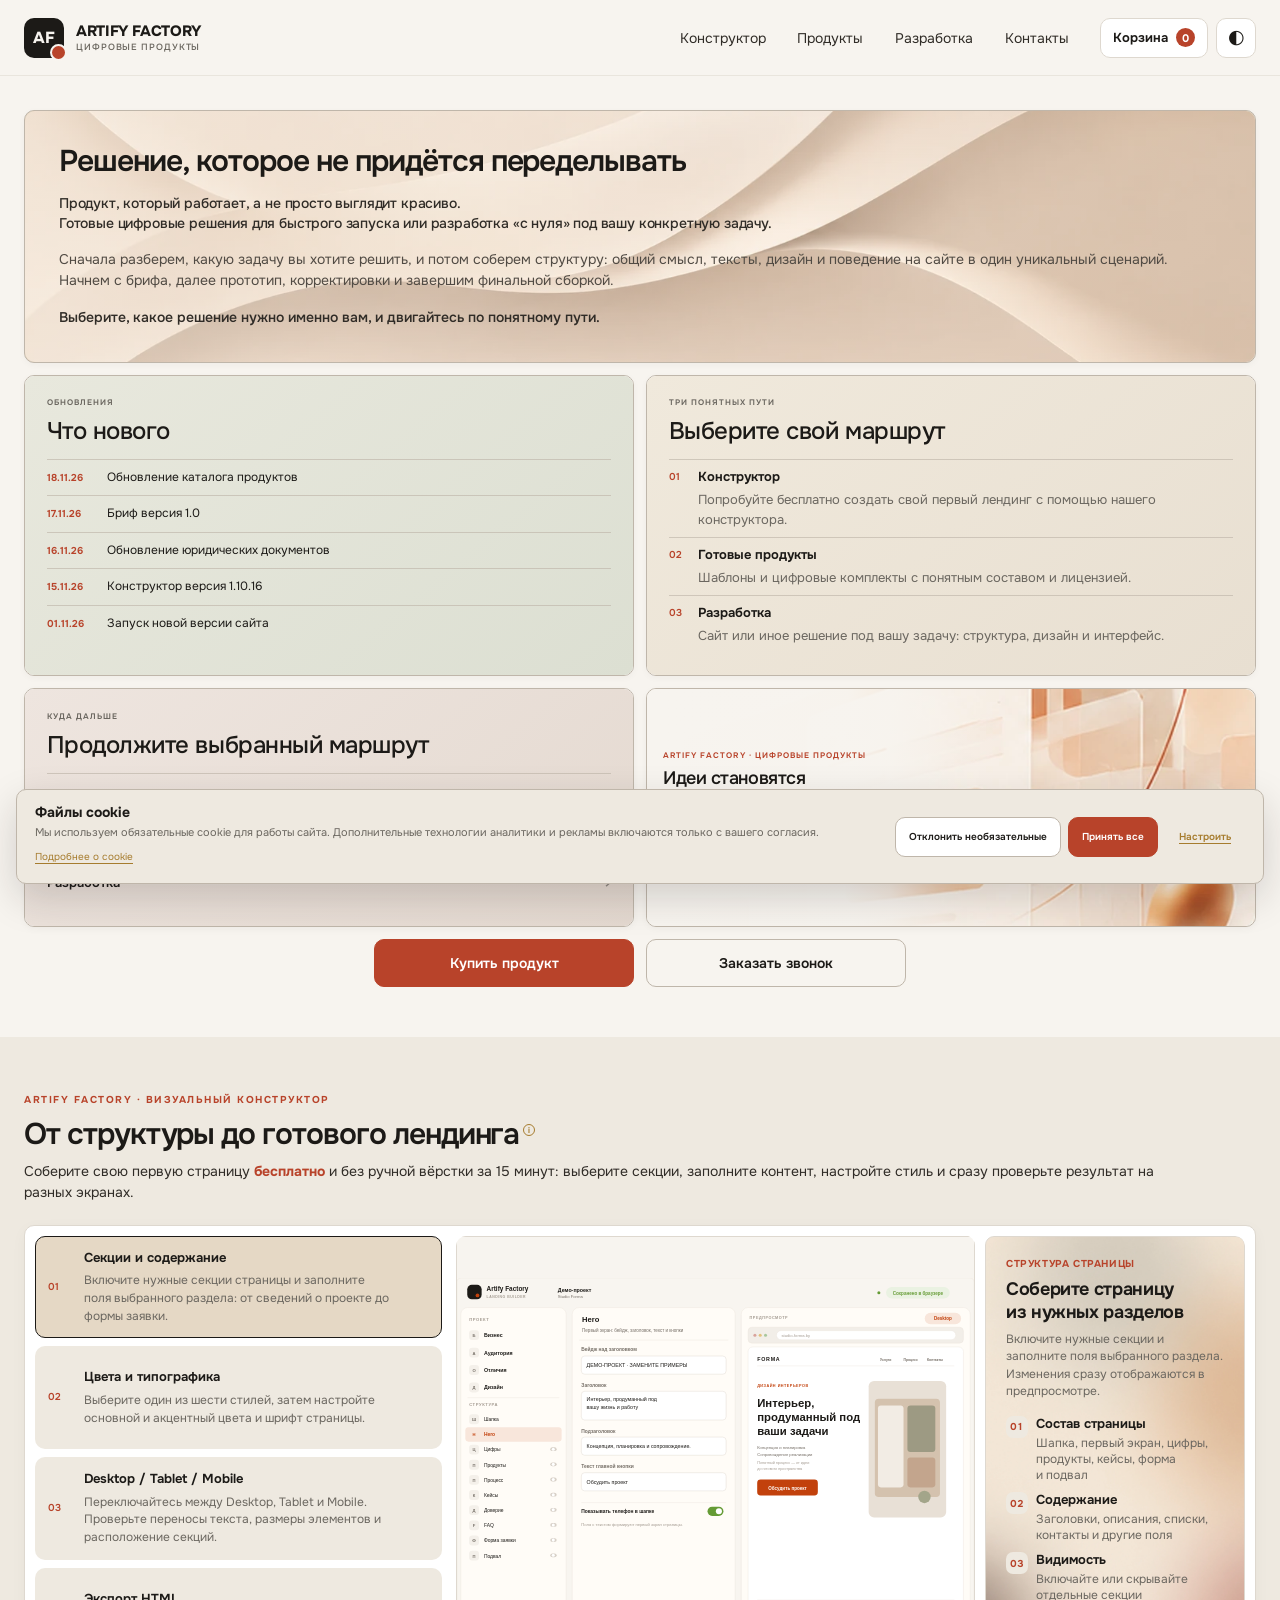
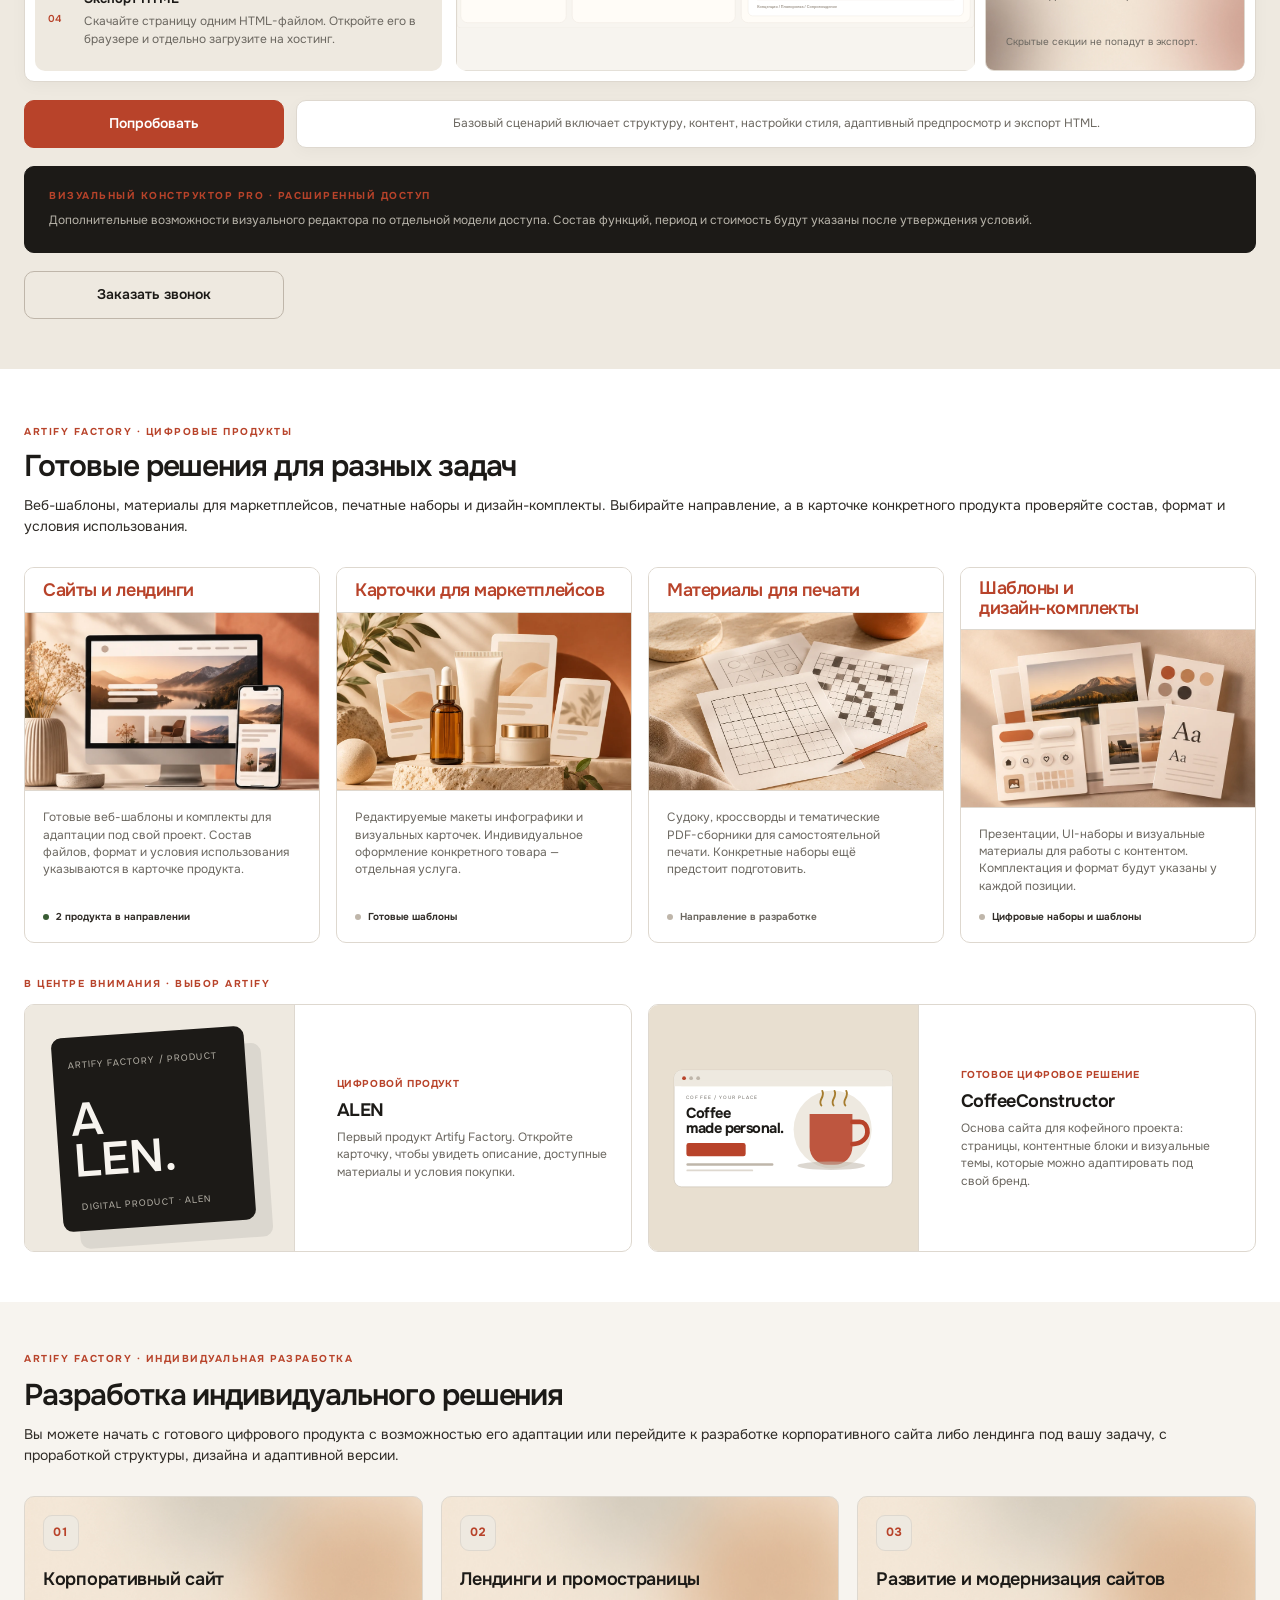
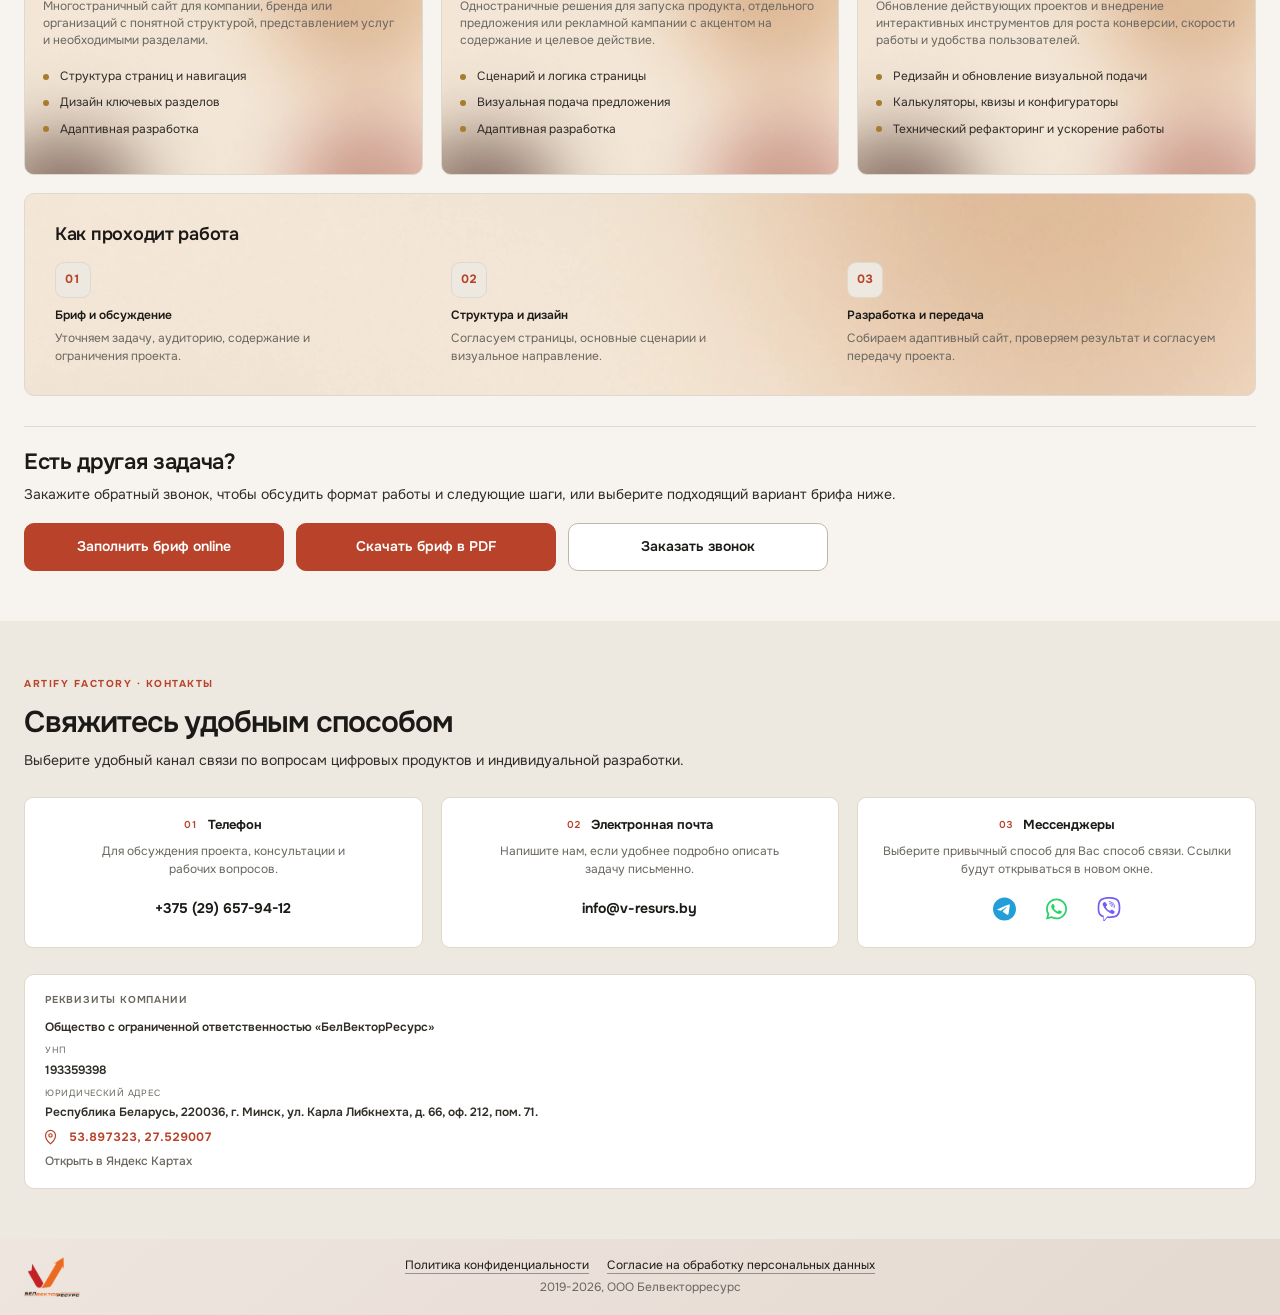
<file: index.html>
<!doctype html>
<html lang="ru" data-theme-mode="system" data-theme="light">
<head>
  <!-- Historical code lineage retained from the locked Version 3 visual baseline. -->

  <meta charset="utf-8">
  <meta name="artify-constructor-build" content="trial-46.30-core-approved-five-changes">
<meta name="viewport" content="width=device-width, initial-scale=1">
  
  <link rel="icon" type="image/x-icon" id="siteFaviconIco" href="assets/favicons/light/favicon.ico">
  <link rel="icon" type="image/png" sizes="16x16" id="siteFavicon16" href="assets/favicons/light/favicon-16x16.png">
  <link rel="icon" type="image/png" sizes="32x32" id="siteFavicon32" href="assets/favicons/light/favicon-32x32.png">
  <link rel="apple-touch-icon" href="assets/favicons/light/apple-touch-icon.png">
  <link rel="manifest" href="assets/favicons/site.webmanifest">
  <meta name="color-scheme" content="light dark">
  <meta name="description" content="Artify Factory — цифровые продукты, визуальный конструктор и индивидуальная разработка корпоративных сайтов и лендингов.">
  <meta name="artify-version" content="trial-46.30.34-hero-updates-code-audit-baseline">
<title>Artify Factory — цифровые продукты и индивидуальная разработка</title>
  <script src="assets/js/00-theme-preferences.js"></script>
  <script src="assets/js/05-favicon-theme.js" defer></script>
  <script src="assets/js/05-footer-current-year.js" defer></script>
  <link rel="stylesheet" href="assets/css/artify-site.css">
  <link rel="stylesheet" href="assets/css/40-legal-document-modal.css">
  <link rel="stylesheet" href="assets/css/41-legal-form-agreements.css">


  <!-- Online font source for GitHub Pages / real-device checks. No font binaries are bundled. -->
  <link rel="preconnect" href="https://fonts.googleapis.com">
  <link rel="preconnect" href="https://fonts.gstatic.com" crossorigin>
  <link href="https://fonts.googleapis.com/css2?family=Onest:wght@400;450;500;550;600;650;700;750;800&display=swap" rel="stylesheet">


<!-- Approved desktop header icon sizing is preserved; optical icon normalization remains limited to max-width: 1150px. -->

</head>
<body data-artify-iteration="Artify · Trial 46.30.34 · Hero full date and code audit baseline" data-artify-baseline="ARTIFY_MODAL_LAYOUT_STABLE_TRIAL_46" data-artify-source="index.html" data-artify-version="trial-46.30.34-hero-full-date-and-code-audit" data-artify-lineage="Version 3 locked > Version 3.1 navigation > Version 3.3 landing sections aligned to primary menu > Version 3.5 CTA flow > Version 3.6.2 constructor and email modal > Version 3.6.3 desktop section rhythm and separate CTA card > Version 3.6.4 global token attempt > Version 3.6.5 clean single-owner section rhythm > Version 3.6.16 integrated selection and development > Version 46.12 development CTA copy and action update > Trial 46.13 process panel responsive layout and callback CTA copy > Trial 46.14 development CTA alignment > Trial 46.16 responsive section rhythm > Trial 46.17 contacts and footer > Trial 46.18 square corporate logo and header-matched footer height > Trial 46.22 unified footer responsive breakpoints > Trial 46.27 contact rhythm and responsive layout > Trial 46.22 unified footer responsive breakpoints > Trial 46.27 contact rhythm and responsive layout > Trial 46.22 unified footer responsive breakpoints > Trial 46.27 contact rhythm and responsive layout">
  <header class="site-header">
    <div class="container header-inner">
      <a class="brand" href="#home" data-route="home" aria-label="Artify Factory — на главную">
 <span class="brand-mark" aria-hidden="true">AF</span>
 <span class="brand-lockup"><strong class="brand-name">ARTIFY FACTORY</strong><small class="brand-sub">ЦИФРОВЫЕ ПРОДУКТЫ</small></span>
 </a>
      <nav class="nav" aria-label="Основная навигация">
        <span class="nav-indicator" aria-hidden="true"></span>
        <a href="#landing-constructor" data-route="home" data-scroll="landing-constructor" class="nav-constructor">Конструктор</a>
        <a href="#landing-products" data-route="home" data-scroll="landing-products">Продукты</a>
        <a href="#landing-development" data-route="home" data-scroll="landing-development">Разработка</a>
        <a href="#contacts" data-route="home" data-scroll="contacts">Контакты</a>
      </nav>
      <div class="header-actions">
        <a class="nav-cart" href="#cart" data-route="cart" aria-label="Корзина"><svg class="cart-icon" viewBox="0 0 24 24" aria-hidden="true" focusable="false"><path d="M4 5h2l2.1 10.1a2 2 0 0 0 2 1.6h6.8a2 2 0 0 0 1.9-1.4L21 9H7"/><circle cx="10" cy="20" r="1"/><circle cx="18" cy="20" r="1"/></svg><span class="nav-cart-label">Корзина</span><span class="cart-dot" id="cart-count">0</span></a>
        <details class="af-theme-control" id="theme-control">
          <summary id="theme-trigger" aria-label="Цветовая тема" title="Цветовая тема"><span class="theme-icon-glyph" aria-hidden="true">◐</span><svg class="theme-icon-svg" viewBox="0 0 24 24" aria-hidden="true" focusable="false"><circle cx="12" cy="12" r="9" fill="none" stroke="currentColor" stroke-width="1.8"/><path d="M12 3a9 9 0 0 0 0 18Z" fill="currentColor"/><path d="M12 3v18" fill="none" stroke="currentColor" stroke-width="1.2"/></svg><span class="sr-only">Цветовая тема</span></summary>
          <div class="af-theme-menu" role="group" aria-labelledby="theme-menu-title">
            <h2 class="af-theme-menu-title" id="theme-menu-title">Цветовая схема</h2>
            <p class="af-theme-menu-intro">Выберите режим отображения сайта.</p>
            <button class="af-theme-option" type="button" data-mode="light" aria-pressed="false"><span>Светлая<small>Всегда светлая тема</small></span></button>
            <button class="af-theme-option" type="button" data-mode="dark" aria-pressed="false"><span>Тёмная<small>Всегда тёмная тема</small></span></button>
            <button class="af-theme-option" type="button" data-mode="system" aria-pressed="false"><span>Как на устройстве<small>Следовать настройкам системы</small></span></button>
            <p class="af-theme-menu-status" id="theme-menu-status" role="status" aria-live="polite">Выбрано: Как на устройстве. Сейчас отображается светлая тема.</p>
          </div>
        </details>
        <button class="mobile-toggle" id="mobile-toggle" type="button" aria-expanded="false" aria-controls="mobile-nav" aria-label="Открыть меню"><span class="menu-icon" aria-hidden="true"><i></i><i></i><i></i></span></button>
      </div>
    </div>

  </header>
  <nav class="mobile-nav" id="mobile-nav" aria-label="Мобильная навигация" aria-hidden="true" inert tabindex="-1">
      <div class="container">
        <a href="#landing-constructor" data-route="home" data-scroll="landing-constructor" class="nav-constructor">Конструктор</a>
        <a href="#landing-products" data-route="home" data-scroll="landing-products">Продукты</a>
        <a href="#landing-development" data-route="home" data-scroll="landing-development">Разработка</a>
        <a href="#contacts" data-route="home" data-scroll="contacts">Контакты</a>
        <a href="tel:+375296579412" class="mobile-call-link" aria-label="Позвонить по номеру +375 (29) 657-94-12">Позвонить</a>
      </div>
    </nav>
  <div class="mobile-nav-backdrop" id="mobile-nav-backdrop" aria-hidden="true"></div>
  <div id="app" tabindex="-1" role="main"></div>
  <footer class="site-footer" aria-label="Информация о компании">
    <div class="container footer-inner">
      <div class="footer-company-logo">
        <picture class="footer-logo-light">
          <source media="(min-width: 768px)" srcset="assets/images/bvr-logo-square-on-light.png">
          <img src="assets/images/bvr-logo-on-light.png" width="1289" height="257" alt="БелВекторРесурс">
        </picture>
        <picture class="footer-logo-dark" aria-hidden="true">
          <source media="(min-width: 768px)" srcset="assets/images/bvr-logo-square-on-dark.png">
          <img src="assets/images/bvr-logo-on-dark.png" width="1289" height="257" alt="" aria-hidden="true">
        </picture>
      </div>
      <div class="footer-legal-block">
        <nav class="footer-legal-links" aria-label="Юридические документы">
          <a href="#afLegalModal" data-legal-open="policy">Политика конфиденциальности</a>
          <a href="#afLegalModal" data-legal-open="consent">Согласие на обработку персональных данных</a>
        </nav>
        <p class="footer-copy">2019-<span id="footerCurrentYear">2026</span>, ООО Белвекторресурс</p>
      </div>
    </div>
  </footer>
  <div id="toast" class="toast" hidden role="status" aria-live="polite"></div>
<template id="checkout-v4-template"><div class="checkout-v4-shell" data-theme="light">
<header class="header"><div class="container header-inner"><a class="brand checkout-brand" href="#home" data-route="home" aria-label="Artify Factory — на главную"><span class="brand-mark" aria-hidden="true">AF</span><span class="brand-lockup"><strong class="brand-name">ARTIFY FACTORY</strong><small class="brand-sub">ЦИФРОВЫЕ ПРОДУКТЫ</small></span></a><div class="header-note">Локальный визуальный макет · не настоящий заказ</div></div></header>
<section class="hero"><div class="container"><div class="checkout-back-row"><a class="checkout-back-link" href="#cart" data-checkout-return> Назад к корзине</a><span class="checkout-step-note">Оформление · демонстрационный режим</span></div><div class="kicker">Оформление / предварительный просмотр</div><h1>Оформление заказа.</h1><p>Проверяем базовый путь покупки: обязательные поля, доступность способов приобретения и понятные подсказки. Данные остаются только в этом окне и никуда не отправляются.</p><div style="margin-top:18px"><span class="pill"><span class="dot"></span>Демонстрационный режим · данные не сохраняются</span></div></div></section>
<section class="main"><div class="container layout">
<section aria-label="Форма оформления заказа" class="panel">
<div id="checkoutStage">
<div class="section-label"><span class="number">1</span><div><h2 style="margin:0">Кто покупает?<span aria-hidden="true" class="required-mark">*</span></h2></div></div>
<div class="choices" id="buyerChoices">
<label class="choice selected"><input checked="" name="buyer" type="radio" value="individual"/><span>Частное лицо</span></label>
<label class="choice"><input name="buyer" type="radio" value="sole"/><span>ИП</span></label>
<label class="choice"><input name="buyer" type="radio" value="company"/><span>Юридическое лицо</span></label>
</div>
<div class="section-label"><span class="number">2</span><div><h2 style="margin:0">Как хотите приобрести?<span aria-hidden="true" class="required-mark">*</span></h2></div></div>
<div class="method-grid" id="methodChoices">
<label class="method selected" id="onlineMethod"><input checked="" name="method" type="radio" value="online"/><span class="method-copy"><strong>Оплата картой онлайн</strong><small>Планируемый сценарий: цифровая выдача после подтверждения успешной оплаты. Платёжный провайдер пока не подключён.</small><span class="tag">Основной способ</span></span></label>
<label class="method disabled" id="invoiceMethod"><input disabled="" name="method" type="radio" value="invoice"/><span class="method-copy"><strong>Запросить счёт</strong><small>Доступно для ИП и юридических лиц. После подтверждения оплаты продукт выдаётся покупателю.</small><span class="tag">Для бизнеса</span></span></label>
</div>
<p class="method-hint" id="methodHint">Для частного лица доступна только оплата картой онлайн.</p>
<div class="section-label"><span class="number">3</span><div><h2 style="margin:0">Контактные данные</h2></div></div>
<form id="checkoutForm" novalidate="">
<div class="form-grid">
<label class="field full">Электронная почта<span aria-hidden="true" class="required-mark">*</span><input autocomplete="email" name="email" placeholder="name@example.com" required="" type="email"/><span class="phone-help">На этот адрес отправим информацию о заказе.</span></label>
<label class="field full">Телефон <span class="hint">(необязательно)</span><span class="phone-control"><select aria-label="Страна телефона" name="phoneCountry"><option selected="" value="BY">🇧🇾 +375</option><option value="RU">🇷🇺 +7</option></select><input aria-label="Номер телефона, необязательно" autocomplete="tel-national" inputmode="tel" name="phone" placeholder="12 345-67-89" type="tel"/></span><span class="phone-help">Номер для связи — необязательно.</span></label>
<div class="hidden" id="invoiceFields" style="display:contents">
<label class="field full">Имя контактного лица<span aria-hidden="true" class="required-mark">*</span><input autocomplete="name" name="contact" placeholder="Например, Анна Иванова" type="text"/></label>
<div class="hidden" id="businessFields" style="display:contents">
<label class="field full">Полное наименование ИП или организации<span aria-hidden="true" class="required-mark">*</span><input autocomplete="organization" name="company" placeholder="Например, Компания или ИП" type="text"/></label>
<label class="field">Регистрационный номер / УНП / ИНН<span aria-hidden="true" class="required-mark">*</span><input autocomplete="off" name="taxid" placeholder="Например, 123456789" type="text"/></label>
<label class="field">Страна и адрес <span class="hint">(необязательно)</span><input autocomplete="street-address" name="address" placeholder="Например, город и улица" type="text"/></label>
</div>
</div>
</div>
<div class="note" id="onlineNote"><b>Оплата картой и цифровая доставка</b><p>Это визуальный прототип. Платёжный провайдер пока не подключён, поэтому реальная оплата и автоматическая выдача сейчас не выполняются.</p></div>
<div class="note hidden" id="invoiceNote"><b>Заявка → счёт → подтверждение оплаты → выдача</b><p>Запрос счёта обрабатывается вручную. После подтверждения поступления оплаты продукт выдаётся отдельно.</p></div>
<div class="agreements" aria-label="Условия покупки и документы по персональным данным">
<label class="agree"><input id="checkoutTermsAgree" name="purchaseTermsAccepted" required="" type="checkbox"/><span>Принимаю <a href="#afLegalModal" data-legal-doc="purchase-terms">Условия покупки цифровых товаров</a>.</span></label>
<label class="agree"><input id="checkoutPersonalDataConsent" name="personalDataConsent" required="" type="checkbox"/><span>Даю согласие на обработку указанных в этой форме персональных данных для оформления, сопровождения и исполнения моего заказа в соответствии с <a href="#afLegalModal" data-legal-doc="personal-data">Согласием на обработку персональных данных</a>.</span></label>
<label class="agree"><input id="checkoutLicenseAck" name="licenseAcknowledgement" required="" type="checkbox"/><span>Подтверждаю, что ознакомился(ась) с <a href="#afLegalModal" data-legal-doc="license">описанием лицензии</a> на выбранный цифровой продукт.</span></label>
<label class="agree"><input id="checkoutPolicyAck" name="privacyPolicyAcknowledgement" required="" type="checkbox"/><span>Подтверждаю, что ознакомился(ась) с <a href="#afLegalModal" data-legal-doc="privacy">Политикой конфиденциальности и обработки персональных данных</a>.</span></label>
</div>
<button class="button primary" disabled="" id="submitButton" type="submit">Продолжить к этапу оплаты</button>
<p class="footnote" id="buttonHint">Заполните обязательные поля и отметьте все необходимые пункты.</p>
<div class="error" id="error" role="alert">Проверьте обязательные поля и формат электронной почты.</div>
</form>
</div>
<section aria-label="Этап оплаты картой" class="payment-stage" id="paymentStage">
<button class="stage-back" id="backToCheckout" type="button"> Вернуться к данным заказа</button>
<div class="stage-head"><span class="number">2</span><div><h2>Оплата картой</h2><p>Шаг 2 из 2 · после проверки заказа</p></div></div>
<div class="secure-banner"><span class="secure-icon">✓</span><div><b>Защищённая оплата</b><p>В рабочей версии поля карты предоставляет платёжный провайдер. Этот локальный макет показывает предполагаемый вид формы: не вводите здесь настоящие платёжные данные.</p></div></div>
<form id="cardForm" novalidate="">
<div class="card-fields">
<div class="card-fields-head"><strong>Данные банковской карты</strong><span class="card-brand">Банковская карта</span></div>
<div class="card-grid">
<label class="field full">Имя держателя карты<span aria-hidden="true" class="required-mark">*</span><input autocomplete="cc-name" name="cardName" placeholder="Как указано на карте" required="" type="text"/></label>
<label class="field full">Номер карты<span aria-hidden="true" class="required-mark">*</span><input autocomplete="cc-number" inputmode="numeric" maxlength="23" name="cardNumber" placeholder="0000 0000 0000 0000" required="" type="text"/></label>
<label class="field">Срок действия<span aria-hidden="true" class="required-mark">*</span><input autocomplete="cc-exp" inputmode="numeric" maxlength="5" name="cardExpiry" placeholder="ММ/ГГ" required="" type="text"/></label>
<label class="field"><span>Проверочный код</span><input disabled="" placeholder="Недоступно" type="text"/></label>
</div>
<p class="cvv-note">CVV / CVC будет запрошен платёжным провайдером при подтверждении платежа. Этот код не сохраняется — даже если вы выберете запомнить карту.</p>
</div>
<label class="save-card"><input id="saveCard" type="checkbox"/><span>Сохранить карту для следующих покупок <span class="hint">(необязательно)</span><small>После подключения платёжного провайдера сохранение будет выполняться на его стороне в виде защищённого токена. Artify не будет хранить полный номер карты или CVV / CVC.</small></span></label>
<div class="note"><b>Демонстрационный режим</b><p>Кнопка не проводит платёж. В production на этом месте будет защищённая форма выбранного платёжного провайдера.</p></div>
<div class="error" id="cardError" role="alert">Проверьте имя держателя, номер карты и срок действия.</div>
<button class="button primary" disabled="" id="payButton" type="submit">Проверить демонстрационный этап</button>
<p class="footnote" id="cardButtonHint">Заполните поля карты, чтобы увидеть демонстрационный переход. Не используйте реальные реквизиты.</p>
</form>
</section>
<div aria-live="polite" class="result" id="result" role="status"><h3 id="resultTitle">Демонстрация оформления</h3><p id="resultText"></p><button class="button secondary" id="resetButton" type="button">Вернуться к форме</button></div>
</section>
<aside class="summary"><div class="summary-kicker">Ваш заказ · демонстрация</div><div class="product-art"><div class="art-card"><span>ARTIFY / DIGITAL</span><strong>ALEN<br/><em>01.0</em></strong><small>ПРЕДВАРИТЕЛЬНЫЙ ПРОСМОТР</small></div></div><h2 class="product-title">ALEN 1.0</h2><p class="product-desc">Первый продукт для проверки оформления. Состав архива и коммерческие условия в этом макете не утверждаются.</p><div class="item-row"><span>Цифровой продукт</span><strong>1 шт.</strong></div><div class="item-row"><span>Способ приобретения</span><strong id="summaryMethod">Оплата картой</strong></div><div class="total"><span>Стоимость</span><strong>Уточняется</strong></div><p class="demo-price">Цена ALEN не утверждена и не является коммерческим предложением.</p><div class="aside-note">Локальный макет: кнопка показывает тестовый результат только на этой странице. Заказ, персональные данные и платёж не отправляются и не сохраняются.</div></aside>
</div></section>
<footer class="footer"><div class="container footer-inner"><a class="brand checkout-footer-brand" href="#home" data-route="home" aria-label="Artify Factory — на главную"><span class="brand-mark" aria-hidden="true">AF</span><span class="brand-lockup"><strong class="brand-name">ARTIFY FACTORY</strong><small class="brand-sub">ЦИФРОВЫЕ ПРОДУКТЫ</small></span></a><span>Локальный HTML · не настоящий заказ</span></div></footer>
</div></template>

  <div class="constructor-email-overlay" id="constructor-email-overlay" hidden>
    <section class="constructor-email-dialog" role="dialog" aria-modal="true" aria-labelledby="constructor-email-title" aria-describedby="constructor-email-intro">
      <button class="constructor-email-close" type="button" data-constructor-email-close aria-label="Закрыть окно">×</button>
      <h2 id="constructor-email-title">Получить ссылку</h2>
      <p class="constructor-email-intro" id="constructor-email-intro">Укажите e-mail, чтобы получить ссылку для открытия редактора на подходящем устройстве.</p>
      <form id="constructor-email-form" novalidate>
        <label class="constructor-email-field" for="constructor-email-input"><span class="constructor-email-label">E-mail <span class="constructor-email-required" aria-hidden="true">*</span></span>
          <input id="constructor-email-input" name="email" type="email" autocomplete="email" inputmode="email" placeholder="name@example.com" required aria-describedby="constructor-email-error">
          <span class="constructor-email-error" id="constructor-email-error" hidden></span>
        </label>
        <div class="constructor-email-consents">
          <label class="constructor-email-consent-row" id="constructor-email-consent-row"><input type="checkbox" id="constructor-email-consent" name="personalDataConsent" required><span>Даю согласие на обработку адреса электронной почты для отправки ссылки на редактор. <a href="#afLegalModal" data-legal-open="consent">Согласие на обработку персональных данных</a>.</span></label>
          <label class="constructor-email-consent-row" id="constructor-email-policy-row"><input type="checkbox" id="constructor-email-policy" name="privacyPolicyAccepted" required><span>Подтверждаю, что ознакомлен(а) с <a href="#afLegalModal" data-legal-open="policy">Политикой конфиденциальности и обработки персональных данных</a>.</span></label>
        </div>
        <button class="btn btn-accent constructor-email-submit" type="submit" aria-disabled="true">Отправить ссылку на e-mail</button>
        <div class="constructor-email-status" id="constructor-email-status" role="status" aria-live="polite" hidden></div>
      </form>
    </section>
  </div>
<div class="constructor-image-overlay" id="constructor-image-overlay" hidden>
    <figure class="constructor-image-dialog" role="dialog" aria-modal="true" aria-labelledby="constructor-image-title">
      <button class="constructor-image-close" type="button" data-constructor-image-close aria-label="Закрыть увеличенное изображение">×</button>
      <img src="assets/images/constructor-overview.svg" alt="Общий вид редактора Artify Factory" id="constructor-image-large" width="1364" height="924" loading="lazy" decoding="async">
      <figcaption id="constructor-image-title">Общий вид Artify Factory · Landing Builder</figcaption>
    </figure>
  </div>

  <section class="cookie-consent" id="cookieConsent" aria-label="Уведомление о cookies" hidden>
    <div class="cookie-inner">
      <div class="cookie-copy">
        <strong>Файлы cookie</strong>
        <p>Мы используем обязательные cookie для работы сайта. Дополнительные технологии аналитики и рекламы включаются только с вашего согласия.</p>
        <button class="cookie-copy-link" type="button" data-cookie-action="settings">Подробнее о cookie</button>
      </div>
      <div class="cookie-actions">
        <button class="cookie-btn cookie-btn-secondary" type="button" data-cookie-action="reject">Отклонить необязательные</button>
        <button class="cookie-btn cookie-btn-primary" type="button" data-cookie-action="accept">Принять все</button>
        <button class="cookie-btn cookie-btn-ghost" type="button" data-cookie-action="settings">Настроить</button>
      </div>
    </div>
  </section>
  <div class="cookie-backdrop" id="cookieBackdrop" hidden></div>
  <section class="cookie-settings" id="cookieSettings" role="dialog" aria-modal="true" aria-labelledby="cookieSettingsTitle" hidden>
    <div class="cookie-settings-card">
      <button class="cookie-settings-close" type="button" data-cookie-action="close-settings" aria-label="Закрыть настройки">×</button>
      <h2 id="cookieSettingsTitle">Настройки cookies</h2>
      <p class="cookie-settings-intro">Необходимые cookie всегда активны. Дополнительные категории можно разрешить или отключить. В этом визуальном прототипе сторонние трекеры не подключены.</p>
      <div class="cookie-category"><span><b>Необходимые</b><small>Работа меню, темы и интерфейса</small></span><strong>Всегда включены</strong></div>
      <label class="cookie-category cookie-category-toggle"><span><b>Аналитические</b><small>Обезличенная статистика использования сайта</small></span><input id="cookieAnalytics" data-cookie-category="analytics" type="checkbox"></label>
      <label class="cookie-category cookie-category-toggle"><span><b>Рекламные</b><small>Измерение рекламных переходов и кампаний</small></span><input id="cookieAdvertising" data-cookie-category="advertising" type="checkbox"></label>
      <div class="cookie-settings-actions">
        <button class="cookie-btn cookie-btn-secondary" type="button" data-cookie-action="reject">Отклонить необязательные</button>
        <button class="cookie-btn cookie-btn-primary" type="button" data-cookie-action="save-settings">Сохранить выбор</button>
      </div>
    </div>
  </section>
  <div class="floating-controls-group" id="floatingControlsGroup" aria-label="Быстрые настройки и навигация">
    <button class="back-to-top" id="backToTop" type="button" aria-label="Наверх" title="Наверх" hidden><span aria-hidden="true">↑</span></button>
    <button class="cookie-settings-trigger" id="cookieSettingsTrigger" type="button" data-cookie-action="settings" aria-label="Настройки cookie" hidden>Настройки cookie</button>
  </div>

  <script src="assets/js/10-main-application.js"></script>
<!-- B-02.9: menu visual + desktop Hero viewport fit merged on B-02.8; mobile fixed backdrop/scroll-lock mechanism retained. -->

<div class="project-discussion-overlay" id="projectDiscussionOverlay" hidden>
  <section class="project-discussion-dialog" id="projectDiscussionDialog" role="dialog" aria-modal="true" aria-labelledby="projectDiscussionTitle" aria-describedby="projectDiscussionIntro">
    <button type="button" class="project-discussion-close" id="projectDiscussionClose" aria-label="Закрыть окно">×</button>
    <h2 id="projectDiscussionTitle">Заказать звонок</h2>
    <form class="project-callback-form" id="projectCallbackForm" novalidate>
      <label class="project-callback-field project-callback-data-field" for="projectRequestType" hidden>
        <span>Тема обращения</span>
        <select id="projectRequestType" name="requestType" aria-describedby="projectDiscussionIntro">
          <option value="callback">Обратный звонок</option>
          <option value="product-help">Помощь с выбором цифрового продукта</option>
          <option value="product-adaptation">Адаптация готового решения под проект</option>
          <option value="corporate-site">Корпоративный сайт</option>
          <option value="landing">Лендинги и промостраницы</option>
          <option value="marketplace">Индивидуальное оформление WB / Ozon</option>
          <option value="constructor-pro">Запуск визуального конструктора PRO</option>
        </select>
      </label>
      <div class="project-request-context" id="projectRequestContext" hidden aria-live="polite">
        <strong id="projectRequestContextTitle"></strong>
        <p id="projectRequestContextDescription"></p>
      </div>
      <p class="project-discussion-intro" id="projectDiscussionIntro">Оставьте заявку, и менеджер свяжется с Вами для уточнения деталей.</p>
      <label class="project-callback-field" for="projectCallbackName">
        <span>Имя <b>*</b></span>
        <input id="projectCallbackName" name="name" type="text" autocomplete="name" placeholder="Например, Анна Иванова" required aria-invalid="false" aria-describedby="projectCallbackNameFeedback">
        <span class="project-callback-feedback sr-only" id="projectCallbackNameFeedback" data-state="hint" aria-live="polite"></span>
      </label>
      <div class="project-callback-field">
        <label for="projectCallbackPhone">Телефон <b>*</b></label>
        <div class="project-callback-phone-row">
          <select id="projectCallbackCountry" name="phoneCountry" aria-label="Страна номера телефона" aria-invalid="false">
            <option value="+375" selected>🇧🇾 +375</option>
            <option value="+7">🇷🇺 +7</option>
          </select>
          <input id="projectCallbackPhone" name="phone" type="tel" inputmode="tel" autocomplete="tel-national" placeholder="29 123-45-67" required aria-invalid="false" aria-describedby="projectCallbackPhoneFeedback">
        </div>
        <span class="project-callback-feedback sr-only" id="projectCallbackPhoneFeedback" data-state="hint" aria-live="polite"></span>
      </div>
      <label class="project-callback-field" for="projectCallbackEmail">
        <span>Электронная почта <span class="project-callback-optional">(необязательно)</span></span>
        <input id="projectCallbackEmail" name="email" type="email" inputmode="email" autocomplete="email" placeholder="name@example.com" aria-invalid="false" aria-describedby="projectCallbackEmailHelp projectCallbackEmailFeedback">
        <span class="project-callback-email-help" id="projectCallbackEmailHelp">Заполните поле, если хотите получить письменный ответ.</span>
        <span class="project-callback-feedback sr-only" id="projectCallbackEmailFeedback" data-state="hint" aria-live="polite"></span>
      </label>
      <textarea id="projectCallbackMessage" name="message" hidden aria-hidden="true" tabindex="-1"></textarea>
      <div class="project-callback-consents">
        <label class="project-callback-consent">
          <input id="projectCallbackConsent" name="personalDataConsent" type="checkbox" required aria-invalid="false" aria-describedby="projectCallbackConsentFeedback">
          <span>Даю согласие на обработку указанных мной персональных данных для рассмотрения моего обращения, подготовки ответа и связи со мной по указанным контактным данным в соответствии с <a href="#afLegalModal" data-legal-open="consent">Согласием на обработку персональных данных</a>.</span>
        </label>
        <label class="project-callback-consent">
          <input id="projectCallbackPolicy" name="privacyPolicyAcknowledgement" type="checkbox" required aria-invalid="false" aria-describedby="projectCallbackConsentFeedback">
          <span>Подтверждаю, что ознакомлен(а) с <a href="#afLegalModal" data-legal-open="policy">Политикой конфиденциальности и обработки персональных данных</a>.</span>
        </label>
      </div>
      <span class="project-callback-consent-hint" id="projectCallbackConsentFeedback">Подтвердите согласие, чтобы отправить заявку.</span>
      <p class="project-callback-validation-summary" id="projectCallbackValidationSummary" data-state="empty" role="status" aria-live="polite"></p>
      <div class="project-discussion-actions">
        <button type="submit" class="btn btn-accent" id="projectCallbackSubmit" aria-disabled="true">Отправить запрос</button>
        <a class="btn btn-secondary-hero" href="#landing-development" data-route="home" data-scroll="landing-development" id="projectDiscussionDetails">Ознакомиться с этапами</a>
      </div>
      <p class="project-discussion-prototype-note">Демонстрационный режим: форма проверяет заполнение, но не отправляет и не сохраняет заявку. Реальное получение обращений подключим перед запуском.</p>
    </form>
  </section>
</div>


<script src="assets/js/20-inquiry-dialog.js"></script>

<!-- FOLLOW-UP 12.5: info tooltip is mouse-hover-only; no click or Escape toggle. -->
<script src="assets/js/30-constructor-cta-alignment.js" id="landing-constructor-cta-alignment"></script>


  <div class="af-legal-modal" id="afLegalModal" hidden aria-hidden="true">
    <section class="af-legal-dialog" role="dialog" aria-modal="true" aria-labelledby="afLegalTitle" tabindex="-1">
      <header class="af-legal-header">
        <span class="af-legal-eyebrow">v-resurs.by · юридические документы</span>
        <h2 id="afLegalTitle">Юридический документ</h2>
      </header>
      <div class="af-legal-body" id="afLegalBody" tabindex="0">
        <div class="af-legal-notice" id="afLegalNotice" hidden></div>
        <article class="af-legal-content" id="afLegalContent"></article>
      </div>
      <footer class="af-legal-footer">
        <div class="af-legal-preview-actions" id="afLegalPreviewActions" hidden>
          <button class="af-legal-next" type="button" id="afLegalNext">Далее</button>
          <button class="af-legal-cancel" type="button" data-af-legal-cancel>Закрыть без подтверждения</button>
        </div>
        <div class="af-legal-full-actions" id="afLegalFullActions" hidden>
          <label class="af-legal-check" for="afLegalReadCheck">
            <input type="checkbox" id="afLegalReadCheck">
            <span>Я ознакомился(ась) с текстом документа</span>
          </label>
          <div class="af-legal-action-row">
            <button class="af-legal-cancel" type="button" data-af-legal-cancel>Закрыть без подтверждения</button>
            <button class="af-legal-confirm" type="button" id="afLegalConfirm" disabled>Ознакомлен(а)</button>
          </div>
        </div>
      </footer>
    </section>
  </div>

  <script src="assets/js/39-legal-document-content.js"></script>
  <script src="assets/js/40-legal-document-modal.js"></script>
</body>
</html>
</file>
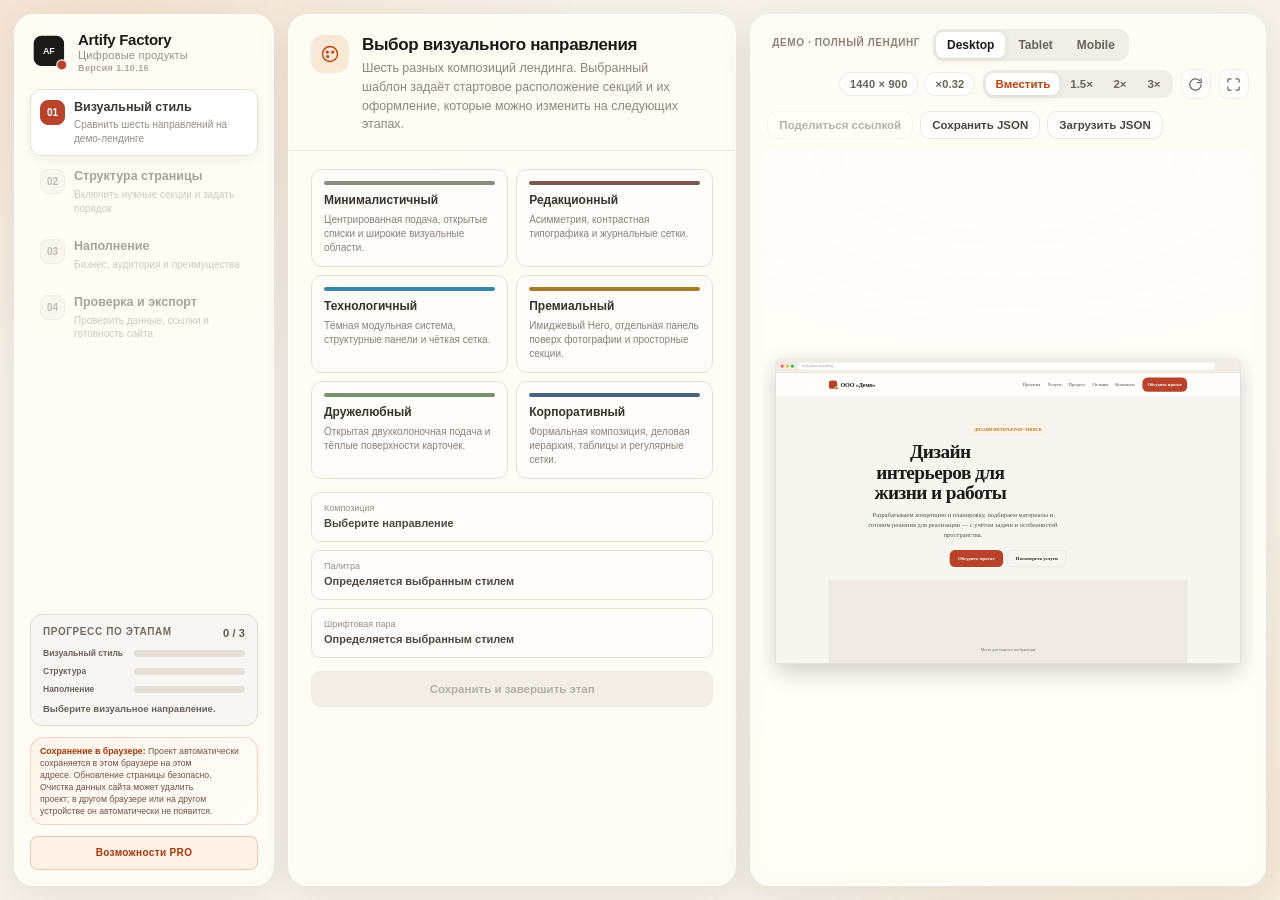
<file: editor/index.html>
<!DOCTYPE html>
<html lang="ru">
<head>
<meta charset="utf-8">
<meta name="viewport" content="width=device-width,initial-scale=1">
<title>Artify Factory — V1.10.13 · шесть композиционных шаблонов · исправление интерфейса</title>
<style>
  *{box-sizing:border-box}html,body{height:100%;margin:0;overflow:hidden}body{font-family:Inter,-apple-system,BlinkMacSystemFont,'Segoe UI',Roboto,Arial,sans-serif;background:#f5f0e8;color:#1c1a17;-webkit-font-smoothing:antialiased}
  .aurora{position:fixed;inset:0;z-index:0;overflow:hidden;pointer-events:none}.blob{position:absolute;border-radius:50%;filter:blur(90px);opacity:.5;animation:drift 22s ease-in-out infinite alternate}.b1{width:520px;height:520px;background:#f0a26b;top:-170px;left:-130px}.b2{width:620px;height:620px;background:#f7c98b;bottom:-240px;right:-170px;animation-delay:-7s}.b3{width:440px;height:440px;background:#c2410c;opacity:.2;top:34%;left:44%;animation-delay:-14s}@keyframes drift{0%{transform:translate(0,0) scale(1)}50%{transform:translate(60px,-40px) scale(1.12)}100%{transform:translate(-40px,50px) scale(.95)}}
  .app{position:relative;z-index:1;display:grid;grid-template-columns:260px 1fr 1.15fr;gap:14px;height:100vh;padding:14px}.panel{background:rgba(255,252,245,.78);-webkit-backdrop-filter:blur(18px) saturate(140%);backdrop-filter:blur(18px) saturate(140%);border:1px solid rgba(255,255,255,.7);box-shadow:0 10px 40px rgba(28,26,23,.07);border-radius:20px;min-height:0;min-width:0}
  .sidebar{display:flex;flex-direction:column;gap:12px;padding:16px;overflow:hidden}.logo{display:flex;align-items:center;gap:10px;min-width:0}.logo svg{width:36px;height:36px;flex:none}.logo-copy{display:flex;flex-direction:column;align-items:flex-start;justify-content:center;min-width:0}.logo .lg-t{display:block;font-size:15px;letter-spacing:-.02em;line-height:1.15;font-weight:800;color:#1c1a17}.logo .lg-s{display:block;font-size:11px;color:#9a9188;letter-spacing:.02em;line-height:1.15;margin-top:1px}.logo .lg-version{display:block;font-size:9px;color:#b0a79d;letter-spacing:.045em;line-height:1.1;margin-top:2px;font-weight:600}
  .quality{display:flex;align-items:center;gap:12px;padding:10px;border-radius:14px;background:rgba(255,255,255,.6);border:1px solid rgba(28,26,23,.06)}.ring-wrap{position:relative;width:64px;height:64px;flex:none}.ring{width:64px;height:64px;transform:rotate(-90deg)}.ring circle{fill:none;stroke-width:6;stroke-linecap:round}.ring-bg{stroke:rgba(28,26,23,.09)}.ring-fg{stroke:#c2410c;transition:stroke-dashoffset .35s ease}.ring-num{position:absolute;inset:0;display:grid;place-items:center;font-size:13px;font-weight:800;letter-spacing:-.03em}.q-right{min-width:0;flex:1}.q-title{font-size:11px;font-weight:700;color:#9a9188;text-transform:uppercase;letter-spacing:.08em;margin-bottom:6px}.q-row{display:flex;gap:5px}.q-dot{width:22px;height:22px;border-radius:7px;flex:none;display:grid;place-items:center;font-size:9px;font-weight:800;background:rgba(28,26,23,.07);color:#a9a199;transition:.2s;cursor:default}.q-dot.on{background:#65a30d;color:#fff;box-shadow:0 3px 10px rgba(101,163,13,.35)}
  .tree{flex:1;overflow-y:auto;min-height:0;margin:0 -4px;padding:0 4px}.tg-title{font-size:10.5px;font-weight:800;letter-spacing:.1em;text-transform:uppercase;color:#a9a199;margin:12px 0 6px 8px}.tg-title:first-child{margin-top:2px}.tree-item{display:flex;align-items:center;gap:9px;padding:8px 9px;border-radius:11px;cursor:pointer;transition:.15s;user-select:none}.tree-item:hover{background:rgba(255,255,255,.75)}.tree-item.active{background:#fff;box-shadow:0 4px 14px rgba(28,26,23,.08)}.ti-ico{width:17px;height:17px;flex:none;color:#8f867d}.ti-ico svg{width:17px;height:17px;display:block}.tree-item.active .ti-ico{color:#c2410c}.ti-lbl{font-size:13.5px;font-weight:600;flex:1;white-space:nowrap;overflow:hidden;text-overflow:ellipsis}.ti-ok{width:16px;height:16px;border-radius:50%;background:#65a30d;color:#fff;font-size:10px;display:grid;place-items:center;flex:none;font-weight:800}
  .sw{width:38px;height:22px;border-radius:999px;background:rgba(28,26,23,.16);position:relative;cursor:pointer;transition:.2s;flex:none;border:0;padding:0}.sw::after{content:'';position:absolute;top:3px;left:3px;width:16px;height:16px;border-radius:50%;background:#fff;transition:.2s;box-shadow:0 1px 3px rgba(0,0,0,.25)}.sw.on{background:#65a30d}.sw.on::after{transform:translateX(16px)}.sw-mini{width:30px;height:18px}.sw-mini::after{width:12px;height:12px;top:3px;left:3px}.sw-mini.on::after{transform:translateX(12px)}
  .center{display:flex;flex-direction:column;overflow:hidden}.ch-head{display:flex;gap:13px;align-items:flex-start;padding:20px 22px 16px;border-bottom:1px solid rgba(28,26,23,.07)}.ch-ico{width:38px;height:38px;border-radius:12px;flex:none;background:linear-gradient(135deg,rgba(194,65,12,.12),rgba(217,119,6,.14));color:#c2410c;display:grid;place-items:center}.ch-ico svg{width:20px;height:20px}.ch-head h2{margin:0;font-size:17px;letter-spacing:-.02em}.ch-head p{margin:4px 0 0;font-size:12.5px;color:#8f867d;line-height:1.5;max-width:46ch}.ch-body{flex:1;min-height:0;overflow-y:auto;padding:18px 22px 44px}
  .field{margin-bottom:17px}.field>label{display:block;font-size:12.5px;font-weight:700;color:#6b635b;margin-bottom:7px}.req{color:#c2410c}.inp{width:100%;padding:11px 13px;border:1px solid rgba(28,26,23,.13);border-radius:10px;background:rgba(255,255,255,.85);font:inherit;font-size:14px;color:#141210;outline:none;transition:.15s}.inp:focus{border-color:#c2410c;box-shadow:0 0 0 3px rgba(194,65,12,.12);background:#fff}.inp::placeholder,textarea.inp::placeholder{color:#d9d3cb;opacity:1;font-weight:400;font-style:normal}textarea.inp{resize:vertical;min-height:72px;line-height:1.5}select.inp{appearance:none;background-image:linear-gradient(45deg,transparent 50%,#8f867d 50%),linear-gradient(135deg,#8f867d 50%,transparent 50%);background-position:calc(100% - 17px) 18px,calc(100% - 12px) 18px;background-size:5px 5px,5px 5px;background-repeat:no-repeat;padding-right:34px}.hint{font-size:11.5px;color:#141210;margin-top:6px;line-height:1.45;opacity:.75}.fld-row{display:flex;align-items:center;gap:14px;justify-content:space-between}.fld-row .txt{min-width:0}.fld-row label{margin-bottom:4px}
  .chips{display:flex;flex-wrap:wrap;gap:7px}.chip{padding:7px 12px;border-radius:999px;border:1px solid rgba(28,26,23,.13);background:rgba(255,255,255,.7);font:inherit;font-size:12.5px;cursor:pointer;color:#4a443d;transition:.15s}.chip:hover{border-color:rgba(194,65,12,.4)}.chip.on{background:#c2410c;border-color:#c2410c;color:#fff}.chip-extra{padding:12px 12px 12px 14px;border-left:3px solid rgba(194,65,12,.35);background:linear-gradient(90deg,rgba(194,65,12,.045),transparent 70%);border-radius:0 10px 10px 0;margin-bottom:17px}.chip-extra>label{display:block;font-size:12.5px;font-weight:700;color:#a8360a;margin-bottom:7px}.col-row{display:flex;gap:10px;align-items:center}.col-row input[type=color]{width:46px;height:42px;padding:3px;border-radius:10px;border:1px solid rgba(28,26,23,.13);background:rgba(255,255,255,.85);cursor:pointer;flex:none}.col-row .hex{flex:1;font-family:ui-monospace,Menlo,Consolas,monospace;font-size:13px}
  .preview{display:flex;flex-direction:column;overflow:hidden;padding:12px;position:relative}.pv-top{display:flex;align-items:center;gap:8px;padding:2px 4px 12px;flex-wrap:wrap}.seg{display:flex;background:rgba(28,26,23,.06);border-radius:11px;padding:3px;gap:2px}.seg button{border:0;background:transparent;font:inherit;font-size:12px;font-weight:600;padding:6px 11px;border-radius:8px;cursor:pointer;color:#6b635b;transition:.15s}.seg button.on{background:#fff;color:#1c1a17;box-shadow:0 2px 8px rgba(28,26,23,.1)}.pv-chips{display:flex;gap:6px;margin-left:auto}.pv-chip{font-size:11px;font-weight:700;padding:5px 10px;border-radius:999px;background:rgba(255,255,255,.8);border:1px solid rgba(28,26,23,.08);color:#6b635b;letter-spacing:.02em}.zoom-group{display:flex;gap:2px;align-items:center;background:rgba(28,26,23,.06);border-radius:11px;padding:3px}.zoom-group button{border:0;background:transparent;font:inherit;font-size:11.5px;font-weight:700;padding:5px 9px;border-radius:8px;cursor:pointer;color:#6b635b;transition:.15s;min-width:32px}.zoom-group button.on{background:#fff;color:#c2410c;box-shadow:0 2px 8px rgba(28,26,23,.1)}.pv-btn{width:30px;height:30px;border-radius:9px;border:1px solid rgba(28,26,23,.08);background:rgba(255,255,255,.8);cursor:pointer;display:grid;place-items:center;color:#6b635b;transition:.15s;font-size:15px;font-weight:700;font-family:inherit}.pv-btn:hover{background:#fff;color:#c2410c}.pv-btn svg{width:15px;height:15px}
  .stage{position:relative;flex:1;min-height:0;overflow:auto;display:flex;border-radius:14px;background:radial-gradient(600px 300px at 50% 0%,rgba(255,255,255,.6),transparent 70%),rgba(255,255,255,.35);transition:opacity .16s ease;padding:13px;scrollbar-width:thin;scrollbar-color:rgba(28,26,23,.22) transparent}.stage.fade{opacity:0}.stage::-webkit-scrollbar{width:8px;height:8px}.stage::-webkit-scrollbar-track{background:transparent}.stage::-webkit-scrollbar-thumb{background:rgba(28,26,23,.22);border-radius:4px}.stage::-webkit-scrollbar-thumb:hover{background:rgba(28,26,23,.35)}.frame-wrap{position:relative;margin:auto;flex:none}.device{position:absolute;top:0;left:0;transform-origin:top left;background:transparent}.device-body{position:relative;width:100%;height:100%;display:flex;flex-direction:column;overflow:hidden;background:#fff}.side-btn{position:absolute;display:none;background:#141210;box-shadow:inset 0 0 0 1px #2b2825;pointer-events:none}.device[data-device="desktop"] .device-body{border-radius:12px;border:0;outline:1px solid rgba(28,26,23,.14);box-shadow:0 24px 70px rgba(28,26,23,.22)}.d-chrome{display:flex;align-items:center;gap:10px;height:44px;background:#f1ece4;border-bottom:1px solid rgba(28,26,23,.08);padding:0 14px;flex:none}.dots{display:flex;gap:6px;flex:none}.dots i{width:10px;height:10px;border-radius:50%;display:block}.url{flex:1;height:24px;border-radius:12px;background:#fff;border:1px solid rgba(28,26,23,.07);font-size:11px;color:#a9a199;display:flex;align-items:center;padding:0 12px;white-space:nowrap;overflow:hidden}.d-spacer{width:52px;flex:none}.device[data-device="tablet"] .device-body{border:16px solid #141210;border-radius:34px;background:#141210;box-shadow:0 30px 80px rgba(28,26,23,.32),inset 0 0 0 1px #2b2825,inset 0 0 0 3px #0a0907}.device[data-device="tablet"] .d-chrome{display:flex;align-items:center;justify-content:center;height:42px;background:#141210;border:0;flex:none}.device[data-device="tablet"] .cam{width:7px;height:7px;border-radius:50%;background:radial-gradient(circle at 35% 35%,#4d4d59 0%,#1a1a22 70%);box-shadow:inset 0 0 2px rgba(120,160,255,.45),0 0 1px rgba(0,0,0,.9);display:block}.device[data-device="tablet"] .side-btn{display:block}.device[data-device="tablet"] .sb-power{right:0;top:120px;width:3px;height:62px;border-radius:0 2px 2px 0;transform:translateX(2px)}.device[data-device="tablet"] .sb-vup{right:0;top:52px;width:3px;height:36px;border-radius:0 2px 2px 0;transform:translateX(2px)}.device[data-device="tablet"] .sb-vdn{right:0;top:96px;width:3px;height:36px;border-radius:0 2px 2px 0;transform:translateX(2px)}.device[data-device="tablet"] .sb-mute,.device[data-device="tablet"] .home-ind{display:none}.device[data-device="mobile"] .device-body{border:12px solid #141210;border-radius:46px;background:#141210;box-shadow:0 30px 80px rgba(28,26,23,.32),inset 0 0 0 1px #2b2825,inset 0 0 0 3px #0a0907}.device[data-device="mobile"] .d-chrome{position:absolute;top:0;left:0;right:0;height:54px;background:transparent;border:0;z-index:10;display:flex;align-items:flex-start;justify-content:center;padding-top:11px;pointer-events:none}.device[data-device="mobile"] .island{width:96px;height:28px;border-radius:16px;background:#000;box-shadow:inset 0 0 0 1px #1a1a1e;display:block}.device[data-device="mobile"] .home-ind{position:absolute;bottom:0;left:0;right:0;height:34px;background:transparent;z-index:10;display:flex;justify-content:center;align-items:flex-end;padding-bottom:8px;pointer-events:none}.device[data-device="mobile"] .home-ind i{width:128px;height:5px;border-radius:3px;background:rgba(255,255,255,.85);box-shadow:0 0 2px rgba(0,0,0,.55);display:block}.device[data-device="mobile"] .side-btn{display:block}.device[data-device="mobile"] .sb-power{right:0;top:170px;width:3px;height:76px;border-radius:0 2px 2px 0;transform:translateX(2px)}.device[data-device="mobile"] .sb-vup{left:0;top:120px;width:3px;height:44px;border-radius:2px 0 0 2px;transform:translateX(-2px)}.device[data-device="mobile"] .sb-vdn{left:0;top:172px;width:3px;height:44px;border-radius:2px 0 0 2px;transform:translateX(-2px)}.device[data-device="mobile"] .sb-mute{left:0;top:76px;width:3px;height:28px;border-radius:2px 0 0 2px;transform:translateX(-2px)}.screen{flex:1;min-height:0;position:relative;overflow:hidden;background:#fff}.screen iframe{display:block;border:0;width:100%;height:100%;background:#fff}.home-ind{display:none}
  .overlay{position:fixed;inset:0;z-index:50;background:rgba(28,26,23,.42);-webkit-backdrop-filter:blur(6px);backdrop-filter:blur(6px);display:none;place-items:center;padding:24px}.overlay.on{display:grid}.modal{width:min(760px,100%);max-height:88vh;overflow:auto;background:#fffdf9;border-radius:22px;padding:28px;box-shadow:0 40px 100px rgba(28,26,23,.4);position:relative}.modal h2{margin:0 0 6px;font-size:22px;letter-spacing:-.02em}.modal>.sub{margin:0 0 22px;color:#8f867d;font-size:13.5px}.modal-x{position:absolute;top:16px;right:16px;width:32px;height:32px;border-radius:10px;border:0;background:rgba(28,26,23,.06);cursor:pointer;font-size:17px;color:#6b635b;display:grid;place-items:center;line-height:1}.modal-x:hover{background:rgba(28,26,23,.12)}.plans{display:grid;grid-template-columns:1fr 1fr;gap:14px}.plan{border-radius:16px;padding:20px;border:1px solid rgba(28,26,23,.09);background:#fff}.plan.pro{border-color:rgba(194,65,12,.35);background:linear-gradient(160deg,#fff7f0,#fffdf9);box-shadow:0 12px 34px rgba(194,65,12,.12)}.plan h3{margin:0 0 4px;font-size:16px}.plan .tag{font-size:11px;font-weight:800;letter-spacing:.09em;text-transform:uppercase;color:#a9a199}.plan.pro .tag{color:#c2410c}.plan ul{list-style:none;padding:0;margin:14px 0 0;display:flex;flex-direction:column;gap:9px}.plan li{display:flex;gap:9px;font-size:13.5px;color:#4a443d;line-height:1.4}.plan li i{width:17px;height:17px;border-radius:50%;flex:none;display:grid;place-items:center;font-style:normal;font-size:10px;font-weight:800;margin-top:1px;background:rgba(28,26,23,.09);color:#8f867d}.plan.pro li i{background:#65a30d;color:#fff}.plan .price{margin-top:16px;font-size:20px;font-weight:800;letter-spacing:-.02em}
  .pv-actions{display:flex;gap:7px;flex-wrap:wrap;padding:0 4px 10px}.act{border:1px solid rgba(28,26,23,.09);background:rgba(255,255,255,.82);font:inherit;font-size:11.5px;font-weight:600;color:#4a443d;padding:7px 11px;border-radius:10px;cursor:pointer;transition:.15s}.act:hover{background:#fff;border-color:rgba(194,65,12,.35);color:#c2410c}.act.primary{background:#c2410c;border-color:#c2410c;color:#fff}.act.primary:hover{background:#a8360a;color:#fff}.act:disabled{opacity:.4;cursor:not-allowed;filter:grayscale(.35)}.act:disabled:hover{background:rgba(255,255,255,.82);border-color:rgba(28,26,23,.09);color:#4a443d}.toast{position:fixed;left:50%;bottom:26px;transform:translate(-50%,20px);background:#1c1a17;color:#fff;padding:11px 18px;border-radius:12px;font-size:13px;font-weight:600;opacity:0;pointer-events:none;transition:.25s;z-index:80}.toast.on{opacity:1;transform:translate(-50%,0)}.empty-note{position:absolute;top:50%;left:50%;transform:translate(-50%,-50%);background:rgba(28,26,23,.88);color:#fff;font-size:12.5px;font-weight:600;padding:11px 18px;border-radius:999px;z-index:6;text-align:center;box-shadow:0 12px 30px rgba(28,26,23,.32);pointer-events:none;max-width:70%;line-height:1.4}.js-error{position:fixed;top:8px;left:50%;transform:translateX(-50%);background:#7f1d1d;color:#fff;padding:10px 16px;border-radius:10px;font-size:12px;z-index:999;max-width:90%;font-family:monospace}
</style>


</head>
<body data-af-review-version="3.8.15-review-v1.10.13" data-af-build="SIX-COMPOSITIONAL-TEMPLATES-AND-SESSION-STATE-FIX">
<div class="aurora"><div class="blob b1"></div><div class="blob b2"></div><div class="blob b3"></div></div>
<div class="app">
  <aside class="panel sidebar">
    <div class="logo"><svg viewBox="0 0 64 64" aria-hidden="true"><rect x="3" y="3" width="54" height="54" rx="14" fill="#1C1A17"/><text x="30" y="36" text-anchor="middle" fill="#F7F4EF" font-family="Inter, Arial, sans-serif" font-size="16" font-weight="800" letter-spacing="-0.32">AF</text><circle cx="53" cy="55" r="9" fill="#B8432A" stroke="#F7F4EF" stroke-width="2"/></svg><div class="logo-copy"><span class="lg-t">Artify Factory</span><span class="lg-s">Цифровые продукты</span><span class="lg-version">Версия 1.10.12</span></div></div>
    <div class="tree" id="tree"></div>
    <section class="quality" aria-label="Прогресс по этапам">
      <div class="q-head"><div class="q-title">Прогресс по этапам</div><strong class="q-count" id="qCount">0 / 3</strong></div>
      <div class="q-row" id="qRow" role="group" aria-label="Три этапа проекта"></div>
      <div class="af-progress-summary" id="afProgressSummary">Данные есть в 0 из 5 разделов</div>
    </section>
    <section class="af-ready-card" id="afReadyCard" hidden aria-live="polite" aria-label="Завершение работы">
      <button type="button" class="af-ready-download" id="afReadyDownload"><svg viewBox="0 0 20 20" fill="none" aria-hidden="true"><path d="M10 2.8v9.1m0 0 3.3-3.3M10 11.9 6.7 8.6M3.5 14.2v2.3h13v-2.3" stroke="currentColor" stroke-width="1.7" stroke-linecap="round" stroke-linejoin="round"/></svg>Скачать HTML</button>
    </section>
    <button class="btn-pro-footer" id="proBtn" type="button" title="Возможности PRO">Возможности PRO</button>
  </aside>
  <main class="panel center"><div class="ch-head" id="chHead"></div><div class="ch-body" id="chBody"></div></main>
  <section class="panel preview" id="previewPanel">
    <div class="pv-top"><div class="seg" id="seg"><button data-d="desktop">Desktop</button><button data-d="tablet">Tablet</button><button data-d="mobile">Mobile</button></div><div class="pv-chips"><span class="pv-chip" id="chipSize">1440 × 900</span><span class="pv-chip" id="chipScale">×1.00</span></div><div class="zoom-group" id="zoomGroup"><button data-z="1" class="on" title="Подогнать устройство по размеру области предпросмотра">Вместить</button><button data-z="1.5" title="Увеличить относительно подогнанного размера">1.5×</button><button data-z="2" title="Увеличить в два раза относительно подогнанного размера">2×</button><button data-z="3" title="Увеличить в три раза относительно подогнанного размера">3×</button></div><button class="pv-btn" id="refreshBtn" title="Обновить"><svg viewBox="0 0 24 24" fill="none" stroke="currentColor" stroke-width="2" stroke-linecap="round" stroke-linejoin="round"><path d="M21 12a9 9 0 1 1-2.64-6.36"/><path d="M21 3v6h-6"/></svg></button><button class="pv-btn" id="fsBtn" title="На весь экран"><svg viewBox="0 0 24 24" fill="none" stroke="currentColor" stroke-width="2" stroke-linecap="round" stroke-linejoin="round"><path d="M8 3H5a2 2 0 0 0-2 2v3M16 3h3a2 2 0 0 1 2 2v3M16 21h3a2 2 0 0 0 2-2v-3M8 21H5a2 2 0 0 1-2-2v-3"/></svg></button></div>
    <div class="pv-actions"><button class="act primary" id="dlBtn">Скачать HTML</button><button class="act" id="shareBtn" disabled title="Планируется для PRO">Поделиться ссылкой</button><button class="act" id="saveJson" disabled title="Планируется для PRO">Сохранить JSON</button><button class="act" id="loadJson" disabled title="Планируется для PRO">Загрузить JSON</button><input type="file" id="jsonFile" accept="application/json" hidden></div>
    <div class="stage" id="stage"><div class="frame-wrap" id="frameWrap"><div class="device" id="deviceEl" data-device="desktop"><span class="side-btn sb-power"></span><span class="side-btn sb-vup"></span><span class="side-btn sb-vdn"></span><span class="side-btn sb-mute"></span><div class="device-body"><div class="d-chrome" id="chromeEl"></div><div class="screen"><iframe id="pframe" title="Предпросмотр лендинга"></iframe></div><div class="home-ind"><i></i></div></div></div></div></div>
    <div class="empty-note" id="emptyNote" style="display:none">Все секции выключены.<br>Включите нужные тумблеры в дереве слева.</div>
  </section>
</div>
<div class="overlay" id="proOverlay"><div class="modal"><button class="modal-x" id="proClose" aria-label="Закрыть">✕</button><h2>Artify Factory PRO</h2><p class="sub">Расширенные возможности редактора планируются к запуску.</p><div class="plans"><div class="plan"><div class="tag">Free</div><h3>Базовый редактор</h3><ul><li><i>✓</i>Редактирование проекта в браузере</li><li><i>✓</i>Базовые секции и оформление</li><li><i>✓</i>Предпросмотр Desktop / Tablet / Mobile</li><li><i>✓</i>Скачивание HTML</li><li><i>✓</i>Автосохранение в этом браузере</li></ul><div class="price">0 BYN</div></div><div class="plan pro"><div class="tag">Планируется</div><h3>Расширенные возможности</h3><ul><li><i>✓</i>Дополнительные секции и шаблоны</li><li><i>✓</i>Экспорт проекта ZIP</li><li><i>✓</i>Расширенные настройки дизайна</li><li><i>✓</i>Дополнительные инструменты сборки</li></ul><div class="price">Условия уточняются</div></div></div></div></div>
<div class="toast" id="toast"></div>
<script>
/* Artify Factory MVP 01 — editor core */
var LS_KEY='artify-state-two-columns-review-v1-8',LEGACY_LS_KEY='artify-state-two-columns-review-v1-4',RING_LEN=2*Math.PI*26,zoomMul=1,currentScale=1,saveTimer,previewTimer;
var DEVICES={desktop:{screenW:1440,screenH:900,chromeH:44,borderW:0,overlayChrome:false,name:'Desktop'},tablet:{screenW:834,screenH:1194,chromeH:42,borderW:16,overlayChrome:false,name:'Tablet'},mobile:{screenW:430,screenH:932,chromeH:0,borderW:12,overlayChrome:true,name:'iPhone 15 Pro Max'}};
function devTotal(d){var x=DEVICES[d];return{w:x.screenW+2*x.borderW,h:x.screenH+2*x.borderW+(x.overlayChrome?0:x.chromeH)}}
var FONTS=[{v:'Inter, system-ui, sans-serif',l:'Inter'},{v:'Manrope, system-ui, sans-serif',l:'Manrope'},{v:"Georgia, 'Times New Roman', serif",l:'Georgia'},{v:"'Times New Roman', Times, serif",l:'Times New Roman'},{v:'Arial, Helvetica, sans-serif',l:'Arial'},{v:'Verdana, Geneva, sans-serif',l:'Verdana'},{v:"'Trebuchet MS', sans-serif",l:'Trebuchet MS'},{v:"'Courier New', Courier, monospace",l:'Courier New'}];
var ICONS={building:'<path d="M3 21h18M6 21V5a1 1 0 0 1 1-1h6a1 1 0 0 1 1 1v16M14 21V9h3a1 1 0 0 1 1 1v11M9 8h2M9 12h2M9 16h2"/>',users:'<path d="M16 21v-2a4 4 0 0 0-4-4H6a4 4 0 0 0-4 4v2"/><circle cx="9" cy="7" r="4"/><path d="M22 21v-2a4 4 0 0 0-3-3.87M16 3.13a4 4 0 0 1 0 7.75"/>',sparkle:'<path d="M12 3l1.9 5.1L19 10l-5.1 1.9L12 17l-1.9-5.1L5 10l5.1-1.9L12 3z"/><path d="M19 15l.9 2.1L22 18l-2.1.9L19 21l-.9-2.1L16 18l2.1-.9L19 15z"/>',palette:'<circle cx="12" cy="12" r="9"/><circle cx="8.7" cy="9.6" r="1.1"/><circle cx="15.3" cy="9.6" r="1.1"/><circle cx="9.2" cy="15" r="1.1"/>',layout:'<rect x="3" y="4" width="18" height="16" rx="2"/><path d="M3 9h18M7 6.5h.01"/>',image:'<rect x="3" y="4" width="18" height="16" rx="2"/><circle cx="8.5" cy="9.5" r="1.5"/><path d="M21 16l-5-5-9 9"/>',chart:'<path d="M3 21h18M7 21V10M12 21V4M17 21v-7"/>',box:'<path d="M21 8l-9-5-9 5 9 5 9-5z"/><path d="M3 8v8l9 5 9-5V8M12 13v8"/>',route:'<circle cx="6" cy="6" r="2.5"/><circle cx="18" cy="18" r="2.5"/><path d="M6 8.5V15a3 3 0 0 0 3 3h6"/>',briefcase:'<rect x="3" y="7" width="18" height="13" rx="2"/><path d="M8 7V5a2 2 0 0 1 2-2h4a2 2 0 0 1 2 2v2M3 12h18"/>',shield:'<path d="M12 3l7 3v6c0 4.5-3 7.7-7 9-4-1.3-7-4.5-7-9V6l7-3zM9 12l2 2 4-4"/>',help:'<circle cx="12" cy="12" r="9"/><path d="M9.5 9.5a2.5 2.5 0 1 1 3.5 2.3c-.6.3-1 .9-1 1.6v.3M12 17h.01"/>',mail:'<rect x="3" y="5" width="18" height="14" rx="2"/><path d="M3.5 7l8.5 6 8.5-6"/>',bottom:'<rect x="3" y="4" width="18" height="16" rx="2"/><path d="M3 15h18"/>'};
function icon(n){return '<svg viewBox="0 0 24 24" fill="none" stroke="currentColor" stroke-width="1.7" stroke-linecap="round" stroke-linejoin="round">'+(ICONS[n]||'')+'</svg>'}
Object.assign(ICONS,{message:'<path d="M21 11.5a8.4 8.4 0 0 1-.9 3.8 8.5 8.5 0 0 1-7.6 4.7 8.4 8.4 0 0 1-3.8-.9L3 21l1.9-5.7a8.4 8.4 0 0 1-.9-3.8A8.5 8.5 0 0 1 8.7 3.9a8.4 8.4 0 0 1 3.8-.9h.5a8.5 8.5 0 0 1 8 8v.5z"/>',gallery:'<rect x="3" y="3" width="18" height="18" rx="2"/><circle cx="8.5" cy="8.5" r="1.5"/><path d="m21 15-5-5L5 21"/>',tag:'<path d="M20.6 13.4 11 3.8H4v7l9.6 9.6a2 2 0 0 0 2.8 0l4.2-4.2a2 2 0 0 0 0-2.8z"/><circle cx="7.5" cy="7.5" r=".8"/>',megaphone:'<path d="m3 11 18-5v12L3 13v-2z"/><path d="M11.6 15.4 13 21H8l-1.6-7.6"/><path d="M21 10a2 2 0 0 1 0 4"/>'});
var HINT={text:'Короткое значение — попадёт в соответствующий текст лендинга.',textarea:'Развёрнутый текст. Можно писать в несколько строк.',select:'Выберите один подходящий вариант из списка.',color:'Выберите цвет — он применится к оформлению лендинга.',toggle:'Включите или выключите эту опцию.',chips:'Отметьте один или несколько подходящих вариантов.',lines:'Одна строка — один элемент списка.',pipes:'Одна строка — один элемент. Значения разделяйте символом «|».'};
var BLOCKS=[
{id:'business',group:'project',label:'Бизнес',icon:'building',desc:'Кто представляет предложение, что вы предлагаете и как с вами связаться. Эти данные вводятся один раз и используются в подходящих местах страницы.',fields:[
{t:'group',l:'Компания или бренд',d:'Кто представляет предложение на странице.'},
{k:'brandName',t:'text',l:'Название компании / бренда',req:true,ph:'Введите название компании или бренда',inputType:'text',hint:'Название будет использоваться в шапке и других подходящих местах сайта.'},
{k:'industry',t:'text',l:'Сфера деятельности',req:true,ph:'Укажите сферу деятельности',hint:'Кратко обозначьте, чем занимается компания или специалист.'},
{k:'companyDescription',t:'textarea',l:'Краткое описание компании',req:false,ph:'Кратко опишите компанию, бренд или специалиста',rows:2,hint:'Необязательно. Достаточно 1–3 предложений; это рабочий контекст, а не обязательный текст для публикации.'},
{k:'ownerType',t:'select',l:'От чьего имени создаётся страница?',req:false,options:['Компания или организация','Частный специалист / Мастер','Эксперт / Автор / Личный Бренд','Бренд / Магазин / Отдельный Продукт','Другой формат'],hint:'Необязательный параметр рабочего брифа. Сам по себе не меняет структуру или внешний вид страницы.'},
{t:'group',l:'Продукт или услуга',d:'Что именно предлагается и где работаете.'},
{k:'whatSell',t:'textarea',l:'Что предлагается?',req:true,ph:'Опишите продукт или услугу',rows:3,hint:'Кратко опишите основное предложение. Если отдельный подзаголовок первого экрана не заполнен, этот текст может использоваться как его основа.'},
{k:'geography',t:'text',l:'География работы',req:false,ph:'Укажите территорию работы',hint:'Необязательно. Например, район обслуживания, несколько стран или работа онлайн.'},
{t:'group',l:'Контакты',d:'Укажите удобные способы связи. Заполнять все поля не требуется.'},
{k:'phone',t:'text',l:'Телефон',req:false,ph:'Введите номер телефона',inputType:'tel',hint:'Допускаются международный код, пробелы, скобки и дефисы. Выбор страны не требуется.'},
{k:'email',t:'text',l:'E-mail',req:false,ph:'Введите адрес электронной почты',inputType:'email'},
{k:'extraContacts',t:'textarea',l:'Дополнительные контакты',req:false,ph:'Сайт, мессенджер, адрес или другие способы связи',rows:2,hint:'Необязательно. Укажите только те контакты, которые действительно используются.'}
]},
{id:'audience',group:'project',label:'Аудитория',icon:'users',desc:'Кому адресовано предложение, что важно этой аудитории и какое действие должна совершить страница.',fields:[
{t:'group',l:'Кому адресовано предложение?',d:'Выберите основную аудиторию. Демографические данные указывать не нужно.'},
{k:'audienceType',t:'select',l:'Основная аудитория',req:true,options:['Частные клиенты','Компании и организации','Частные и корпоративные клиенты','Специалисты и профессиональные партнёры','Другая аудитория','Пока не определена'],hint:'Если аудитория пока не ясна, выберите «Пока не определена» — это допустимый вариант.'},
{k:'audienceDesc',t:'textarea',l:'Описание аудитории',req:false,ph:'Опишите, кто обычно обращается и в какой ситуации',rows:2,hint:'Необязательно. Это рабочий бриф, а не готовый текст для публикации.'},
{t:'group',l:'Что важно клиенту?',d:'Эти ответы помогают понять потребность, критерии выбора и возможные сомнения.'},
{k:'audienceNeed',t:'textarea',l:'Главная задача или потребность',req:false,ph:'Какую задачу клиент хочет решить?',rows:2,hint:'Необязательно. Опишите желаемый результат со стороны клиента.'},
{k:'pains',t:'textarea',l:'Трудности и препятствия',req:false,ph:'Что мешает клиенту решить задачу сейчас?',rows:2,hint:'Необязательно. Укажите реальные трудности, ограничения или неудобства.'},
{k:'criteria',t:'textarea',l:'Критерии выбора',req:false,ph:'На что клиент обращает внимание при выборе?',rows:2,hint:'Необязательно. Например, сроки, стоимость, качество, поддержка или условия сотрудничества.'},
{k:'objections',t:'textarea',l:'Сомнения и вопросы перед решением',req:false,ph:'Что может остановить обращение или покупку?',rows:2,hint:'Необязательно. Эти заметки могут помочь при подготовке FAQ и блока доверия.'},
{t:'group',l:'Цель страницы',d:'Выберите одно основное действие, к которому ведёт страница.'},
{k:'goal',t:'select',l:'Основное действие посетителя',req:true,options:['Заявка','Звонок','Покупка','Регистрация','Подписка','Консультация','Сообщение / обращение','Скачивание материала','Другое'],hint:'Укажите главное ожидаемое действие. Текст и ссылку конкретной кнопки вы настраиваете отдельно в соответствующей секции страницы.'}
]},
{id:'diff',group:'project',label:'Преимущества',icon:'sparkle',desc:'Укажите конкретную пользу для клиента. Гарантии, документы и условия работы относятся к отдельному разделу «Доверие».',fields:[
{t:'group',l:'Польза для клиента',d:'Лучше описывать конкретный результат или удобство, а не общие слова о качестве и профессионализме.'},
{k:'diff1',t:'text',l:'Преимущество 1',req:true,ph:'Сформулируйте первую конкретную пользу',hint:'Обязательное поле. Одна ясная мысль, которую клиент может понять сразу.'},
{k:'diff2',t:'text',l:'Преимущество 2',req:true,ph:'Сформулируйте вторую конкретную пользу',hint:'Обязательное поле. Старайтесь не повторять первый пункт.'},
{k:'diff3',t:'text',l:'Преимущество 3',req:false,ph:'Добавьте ещё одну пользу, если она есть',hint:'Необязательно. Третья карточка появится на странице только при заполнении.'}
]},
{id:'design',group:'project',label:'Визуальный стиль',icon:'palette',desc:'Сначала выберите композиционное направление. Цветовая гамма и пара шрифтов настраиваются отдельно и могут быть изменены.',fields:[
{t:'group',l:'Визуальное направление',d:'Определяет характер композиции, сетки, карточек и работы с изображениями. Цвета и шрифты можно менять независимо.'},
{k:'styleVibe',t:'chips',l:'Выберите направление',req:true,single:true,hint:'Выбор задаёт рекомендуемую цветовую гамму и пару шрифтов. Сами цвет и шрифты можно изменить ниже.',options:['Минималистичный','Редакционный','Технологичный','Премиальный','Дружелюбный','Корпоративный']},
{t:'group',l:'Цветовая гамма',d:'Выберите готовую палитру или настройте два основных цвета вручную.'},
{k:'palette',t:'select',l:'Готовая палитра',req:true,options:['Тёплая нейтральная','Редакционная тёплая','Технологичная холодная','Премиальная сдержанная','Дружелюбная природная','Корпоративная спокойная','Своя палитра'],hint:'Палитра не привязана жёстко к направлению. После выбора можно изменить основной и акцентный цвета.'},
{k:'primaryColor',t:'color',l:'Основной цвет',req:false,hint:'Используется в ключевых акцентах и основных кнопках.'},
{k:'accentColor',t:'color',l:'Акцентный цвет',req:false,hint:'Дополнительный цвет для выделения важных элементов.'},
{t:'group',l:'Типографика',d:'Для каждого направления предусмотрена рекомендуемая пара. В первой версии используются системные гарнитуры — без внешней загрузки.'},
{k:'fontPair',t:'select',l:'Пара шрифтов',req:true,options:['Минималистичная — Arial / Arial','Редакционная — Georgia / Arial','Технологичная — Trebuchet MS / Verdana','Премиальная — Georgia / Trebuchet MS','Дружелюбная — Trebuchet MS / Arial','Корпоративная — Verdana / Arial','Сохранить старый шрифт'],hint:'Первый шрифт используется в заголовках, второй — в основном тексте. Позже список можно расширить подключаемыми шрифтами.'},
{t:'group',l:'Дополнительно',d:'Необязательные эффекты.'},
{k:'scrollytelling',t:'toggle',l:'Анимация появления секций',hint:'Плавное появление блоков при прокрутке. Можно оставить выключенной.'}
]},
{id:'header',group:'struct',label:'Шапка',icon:'layout',toggle:true,desc:'Верхняя часть страницы: название, пункты меню и кнопка действия. Телефон и текст кнопки берутся из разделов «Бизнес» и «Первый экран / Hero».',fields:[{k:'headerNav',t:'text',l:'Пункты меню (до 10)',req:true,ph:'Например: Возможности, Процесс, Кейсы',hint:'Перечислите названия через запятую. Ссылки будут сопоставлены с подходящими секциями по названию.'},{k:'showPhoneInHeader',t:'toggle',l:'Показывать телефон',hint:'Телефон берётся из раздела «Бизнес». Если номер не указан, он не отображается.'},{k:'showCtaInHeader',t:'toggle',l:'Показывать кнопку действия',hint:'Текст кнопки берётся из поля «Текст главной кнопки» раздела «Первый экран / Hero». Кнопка ведёт к форме заявки.'}]},
{id:'hero',group:'struct',label:'Первый экран / Hero',icon:'image',toggle:true,desc:'Первый экран сайта — главное предложение, заголовок, подзаголовок и кнопки. Здесь можно изменить тексты обеих кнопок.',fields:[{k:'heroBadge',t:'text',l:'Небольшая надпись над заголовком',ph:'Например: Работаем с 2015 года',hint:'Необязательно. Короткий акцент над главным заголовком.'},{k:'heroTitle',t:'textarea',l:'Главный заголовок',req:true,ph:'Введите главный заголовок страницы',hint:'Сформулируйте основное предложение или пользу для посетителя.'},{k:'heroSubtitle',t:'textarea',l:'Пояснение под заголовком',req:true,ph:'Коротко объясните, что вы предлагаете',hint:'Дополните заголовок: что именно предлагаете и кому.'},{k:'ctaPrimary',t:'text',l:'Текст главной кнопки',req:true,ph:'Например: Оставить заявку',hint:'Главная кнопка ведёт к форме заявки. Включите секцию «Форма заявки», чтобы на странице было куда перейти. Этот текст также используется в кнопке шапки.'},{k:'ctaSecondary',t:'text',l:'Текст второй кнопки',req:false,ph:'Например: Подробнее',hint:'Необязательно. Кнопка ведёт к разделу «Продукты / Услуги» и показывается, когда этот раздел включён. Очистите поле, чтобы скрыть кнопку.'}]},
{id:'stats',group:'struct',label:'Цифры',icon:'chart',toggle:true,desc:'Короткие проверяемые показатели, которые помогают быстро показать масштаб или результаты работы.',fields:[{k:'stats',t:'textarea',l:'Показатели',req:true,ph:'Значение | пояснение к нему',hint:'Каждая строка — один показатель: значение | пояснение. Указывайте только реальные и подтверждаемые цифры.'}]},
{id:'products',group:'struct',label:'Продукты',icon:'box',toggle:true,desc:'Список товаров или услуг. Для каждого предложения можно указать цену и краткое описание.',fields:[{k:'productsTitle',t:'text',l:'Заголовок раздела',req:true,ph:'Например: Наши услуги',hint:'Заголовок, который увидит посетитель над списком предложений.'},{k:'productsList',t:'textarea',l:'Товары или услуги',req:true,ph:'Название | Цена | Краткое описание',hint:'Каждая строка — одно предложение: название | цена | описание. Если цена не нужна, оставьте среднее поле пустым.'}]},
{id:'process',group:'struct',label:'Процесс',icon:'route',toggle:true,desc:'Последовательность шагов, через которые проходит клиент при работе с вами.',fields:[{k:'processTitle',t:'text',l:'Заголовок раздела',req:true,ph:'Например: Как проходит работа'},{k:'processSteps',t:'textarea',l:'Этапы работы',req:true,ph:'Этап | Что происходит | Срок',hint:'Каждая строка — один этап: название | описание | срок. Срок можно оставить пустым.'}]},
{id:'cases',group:'struct',label:'Кейсы',icon:'briefcase',toggle:true,desc:'Примеры проектов с кратким описанием задачи и фактического результата.',fields:[{k:'casesTitle',t:'text',l:'Заголовок раздела',req:true,ph:'Например: Примеры наших проектов'},{k:'casesList',t:'textarea',l:'Проекты и результаты',req:true,ph:'Название проекта | Задача | Результат',hint:'Каждая строка — один кейс: название проекта | задача клиента | достигнутый результат. Указывайте только реальные результаты.'}]},
{id:'trust',group:'struct',label:'Доверие',icon:'shield',toggle:true,desc:'Подтверждения надёжности: гарантии, документы, сертификаты, условия и правила работы.',fields:[{k:'trustTitle',t:'text',l:'Заголовок раздела',req:true,ph:'Например: Условия и гарантии'},{k:'trustList',t:'textarea',l:'Гарантии и подтверждения',req:true,ph:'Одна строка — один факт или условие',hint:'Каждая строка — отдельное подтверждение: гарантия, сертификат, документ, условие или правило работы. Преимущества заполняются отдельно.'}]},
{id:'faq',group:'struct',label:'FAQ',icon:'help',toggle:true,desc:'Ответы на вопросы, которые могут возникнуть у посетителя перед обращением или покупкой.',fields:[{k:'faqList',t:'textarea',l:'Вопросы и ответы',req:true,ph:'Вопрос | Ответ',hint:'Каждая строка — один вопрос и ответ: вопрос | ответ. Формулируйте вопросы так, как их мог бы задать клиент.'}]},
{id:'form',group:'struct',label:'Форма заявки',icon:'mail',toggle:true,desc:'Выберите, какие данные посетитель должен указать, чтобы отправить обращение. Чем меньше полей, тем проще заполнить форму.',fields:[{k:'formsList',t:'chips',l:'Поля формы',req:true,hint:'Нажмите на нужные варианты, чтобы включить или выключить поля формы. Для выбранных полей «Телефон», «E-mail», «Сайт», «Мессенджер» и «Город» можно задать подсказку или значение по умолчанию.',options:['Имя','Телефон','E-mail','Компания','Комментарий','Бюджет','Город','Сайт','Мессенджер','Согласие'],extras:{'Телефон':{k:'formPhoneNumber',t:'text',l:'Номер телефона для формы',ph:'Введите номер телефона'},'E-mail':{k:'formEmailAddress',t:'text',l:'E-mail для формы',ph:'name@example.com'},'Мессенджер':{k:'formMessenger',t:'text',l:'Данные мессенджера',ph:'@username, ссылка или номер',hint:'Куда писать клиенту: ник, ссылка на чат или номер'},'Сайт':{k:'formSiteUrl',t:'text',l:'Адрес сайта для формы',ph:'https://example.com'},'Город':{k:'formCityDefault',t:'text',l:'Город по умолчанию',ph:'Введите город'}}}]},
{id:'footer',group:'struct',label:'Подвал',icon:'bottom',toggle:true,desc:'Нижняя часть страницы: краткая информация о компании и выбранные контактные или информационные колонки.',fields:[{k:'footerAbout',t:'textarea',l:'Краткое описание',req:true,ph:'Кратко опишите компанию или проект',hint:'Небольшой текст рядом с названием в нижней части страницы.'},{k:'footerColumns',t:'chips',l:'Колонки подвала',req:true,hint:'Выберите, какие группы информации разместить внизу страницы. Нажмите на вариант, чтобы включить или выключить его.',options:['Контакты','Соцсети','Режим работы','Реквизиты'],extras:{'Контакты':{k:'footerContacts',t:'textarea',l:'Контактные данные',ph:'Телефон, e-mail, адрес',hint:'Одна строка — один контакт'},'Соцсети':{k:'footerSocials',t:'textarea',l:'Ссылки на соцсети',ph:'Telegram, Instagram, LinkedIn',hint:'Одна строка — одна соцсеть'},'Режим работы':{k:'footerHours',t:'text',l:'Режим работы',ph:'Например: Пн–Пт, 09:00–18:00'},'Реквизиты':{k:'footerRequisites',t:'textarea',l:'Реквизиты',ph:'Регистрационные данные, юр. адрес',hint:'Одна строка — один реквизит'}}},{k:'address',t:'text',l:'Адрес',ph:'Введите адрес'},{k:'workHours',t:'text',l:'Режим работы',ph:'Например: Пн–Пт, 09:00–18:00'},{k:'socials',t:'text',l:'Соцсети (общий список)',ph:'Например: Telegram, Instagram, LinkedIn'}]}
];
var BMAP={};BLOCKS.forEach(function(b){BMAP[b.id]=b});
/* v3.8.0 — initial extension of the section library. */
var AF_NEW_SECTION_BLOCKS=[
{id:'reviews',group:'library',label:'Отзывы',icon:'message',toggle:true,desc:'Отзывы клиентов. Публикуйте только реальные отзывы и убедитесь, что автор разрешил их использование.',fields:[{k:'reviewsTitle',t:'text',l:'Заголовок раздела',req:true,ph:'Например: Что говорят клиенты'},{k:'reviewsList',t:'textarea',l:'Отзывы',req:true,ph:'Имя автора | Компания или роль | Текст отзыва',hint:'Каждая строка — один отзыв: имя автора | компания или роль | текст отзыва. Не добавляйте вымышленные или неподтверждённые отзывы.'}]},
{id:'media',group:'library',label:'Галерея / Медиа',icon:'gallery',toggle:true,desc:'Галерея изображений. В этой версии используются прямые публичные HTTPS-ссылки на файлы изображений; загрузки с компьютера пока нет.',fields:[{k:'mediaTitle',t:'text',l:'Заголовок раздела',req:true,ph:'Например: Галерея проекта'},{k:'mediaItems',t:'textarea',l:'Изображения',req:true,ph:'HTTPS-ссылка на изображение | Подпись | Альтернативный текст',hint:'Каждая строка: прямая HTTPS-ссылка на файл изображения | подпись (необязательно) | альтернативный текст (необязательно). Ссылка должна открывать сам файл изображения, а не страницу просмотра.'}]},
{id:'pricing',group:'library',label:'Цена и предложение',icon:'tag',toggle:true,desc:'Варианты стоимости или комплектации. Используйте раздел, если предложение можно представить в виде нескольких понятных вариантов.',fields:[{k:'pricingTitle',t:'text',l:'Заголовок раздела',req:true,ph:'Например: Выберите подходящий формат'},{k:'pricingSubtitle',t:'textarea',l:'Пояснение',ph:'Коротко объясните, что входит в стоимость'},{k:'pricingList',t:'textarea',l:'Варианты предложения',req:true,ph:'Название | Цена | Что входит | Текст кнопки (необязательно)',hint:'Каждая строка: название | цена | что входит | текст кнопки (необязательно). Для цены можно указать сумму, «от …» или «По запросу». Кнопка ведёт к форме заявки.'}]},
{id:'cta',group:'library',label:'CTA / лид-магнит',icon:'megaphone',toggle:true,desc:'Отдельный блок с предложением сделать следующий шаг: оставить заявку или открыть материал по ссылке.',fields:[{k:'ctaTitle',t:'text',l:'Заголовок',req:true,ph:'Например: Получите подробную презентацию'},{k:'ctaText',t:'textarea',l:'Пояснение',ph:'Что человек получит после нажатия'},{k:'ctaButton',t:'text',l:'Текст кнопки',req:true,ph:'Например: Получить материал'},{k:'ctaTarget',t:'select',l:'Действие кнопки',req:true,options:['К форме заявки','Открыть материал или страницу']},{k:'ctaUrl',t:'text',l:'HTTPS-ссылка на материал',ph:'https://example.com/material.pdf',hint:'Заполняется, если выше выбрано «Открыть материал или страницу». При выборе формы включите секцию «Форма заявки».'}]}
];
AF_NEW_SECTION_BLOCKS.forEach(function(b){BLOCKS.push(b);BMAP[b.id]=b;});
var DEFAULTS={business:{brandName:'',industry:'',companyDescription:'',ownerType:'',whatSell:'',geography:'',phone:'',email:'',extraContacts:''},audience:{audienceType:'',audienceTypes:[],audienceDesc:'',audienceNeed:'',pains:'',criteria:'',objections:'',goal:''},diff:{diff1:'',diff2:'',diff3:'',guarantees:''},design:{palette:'',fontPair:'',primaryColor:'#B8432A',accentColor:'#A67C2E',fontFamily:'Inter',styleVibe:[],scrollytelling:false},header:{headerNav:'',showPhoneInHeader:true,showCtaInHeader:true},hero:{heroBadge:'',heroTitle:'',heroSubtitle:'',ctaPrimary:''},stats:{stats:''},products:{productsTitle:'',productsList:''},process:{processTitle:'',processSteps:''},cases:{casesTitle:'',casesList:''},trust:{trustTitle:'',trustList:''},faq:{faqList:''},form:{formsList:[],formPhoneNumber:'',formEmailAddress:'',formMessenger:'',formSiteUrl:'',formCityDefault:''},footer:{footerAbout:'',footerColumns:[],address:'',workHours:'',socials:'',footerContacts:'',footerSocials:'',footerHours:'',footerRequisites:''}};
Object.assign(DEFAULTS,{reviews:{reviewsTitle:'Отзывы клиентов',reviewsList:''},media:{mediaTitle:'Галерея',mediaItems:''},pricing:{pricingTitle:'Цена и предложение',pricingSubtitle:'',pricingList:''},cta:{ctaTitle:'Следующий шаг',ctaText:'',ctaButton:'Оставить заявку',ctaTarget:'К форме заявки',ctaUrl:''}});
var S={active:'business',device:'desktop',hidden:{},data:{},touched:{}};
function defaultReviewVisibility(){var hidden={};BLOCKS.forEach(function(b){if(b.toggle)hidden[b.id]=!(b.id==='header'||b.id==='footer')});['hero','stats','reviews','products','media','pricing','process','cases','advantages','trust','faq','cta','form'].forEach(function(id){hidden[id]=true});hidden.header=false;hidden.footer=false;return hidden}
function loadState(){
 var loaded=false,legacyImported=false,importedV17=false,raw=null,legacyRaw=null;
 try{
  raw=localStorage.getItem(LS_KEY);
  if(raw){S=Object.assign(S,JSON.parse(raw));loaded=true;}
  else{
   legacyRaw=localStorage.getItem(LEGACY_LS_KEY);
   if(legacyRaw){importedV17=true;}
   else legacyRaw=localStorage.getItem('artify-state-two-columns-review-v1-3')||localStorage.getItem('artify-state-v380-section-library')||localStorage.getItem('artify-state-two-columns-review-v1-2');
   if(legacyRaw){S=Object.assign(S,JSON.parse(legacyRaw));loaded=true;legacyImported=true;}
  }
 }catch(e){loaded=false;legacyImported=false;importedV17=false;}
 S.data=S.data||{};S.touched=S.touched||{};S.hidden=S.hidden||{};
 Object.keys(DEFAULTS).forEach(function(id){S.data[id]=Object.assign({},DEFAULTS[id],S.data[id]||{});});
 var dg=S.data.design||{};var found=FONTS.find(function(f){return f.l===dg.fontFamily||f.v===dg.fontFamily});dg.fontFamily=found?found.l:'Inter';
 S.migrations=S.migrations&&typeof S.migrations==='object'?S.migrations:{};
 if(!loaded){
  S.hidden=defaultReviewVisibility();S.touched={};S.workflowCompletion={};
  S.migrations.twoColumnsReviewV14InitialState=true;
 }else if(legacyImported&&!importedV17){
  /* Very old review data needs the V1.4 structural defaults. V1.7 state is migrated without resetting user choices. */
  S.hidden=defaultReviewVisibility();S.touched={};S.workflowCompletion={};
  S.migrations.twoColumnsReviewV14InitialState=true;
 }else if(importedV17){
  S.migrations.v18ImportedFromV17=true;
 }
 if(!BMAP[S.active])S.active='business';if(!DEVICES[S.device])S.device='desktop';
}
function updateLocalSaveStatus(ok){window.__AF_LOCAL_SAVE_OK__=!!ok;var note=document.getElementById('afLocalSaveNote');if(!note)return;note.classList.toggle('is-error',!ok);var title=note.querySelector('.af-local-save-title'),copy=note.querySelector('.af-local-save-copy');if(!title||!copy)return;if(ok){title.textContent='Сохранение в браузере:';copy.textContent='Проект автоматически сохраняется в этом браузере на этом адресе. Обновление страницы безопасно. Очистка данных сайта может удалить проект; в другом браузере или на другом устройстве он автоматически не появится.';}else{title.textContent='Не удалось сохранить проект:';copy.textContent='Браузер отклонил запись. Не закрывайте вкладку, пока не устраните проблему с локальным хранилищем.';}}
function persistStateNow(){try{localStorage.setItem(LS_KEY,JSON.stringify(S));updateLocalSaveStatus(true);return true}catch(e){updateLocalSaveStatus(false);return false}}
function save(){clearTimeout(saveTimer);saveTimer=setTimeout(persistStateNow,240)}window.addEventListener('beforeunload',persistStateNow);
function esc(s){return String(s==null?'':s).replace(/[&<>"']/g,function(c){return({'&':'&amp;','<':'&lt;','>':'&gt;','"':'&quot;',"'":'&#39;'}[c])})}function lines(s){return String(s||'').split('\n').map(function(x){return x.trim()}).filter(Boolean)}function cells(s,n){return lines(s).map(function(l){var p=l.split('|').map(function(x){return x.trim()});while(p.length<n)p.push('');return p})}function val(id,k){return(S.data[id]||{})[k]}function touch(id,k){S.touched[id+'.'+k]=true}function isTouched(id,k){return!!S.touched[id+'.'+k]}function fontStack(label){var f=FONTS.find(function(x){return x.l===label});return f?f.v:'Inter, system-ui, sans-serif'}function toast(msg){var t=document.getElementById('toast');t.textContent=msg;t.classList.add('on');clearTimeout(t._t);t._t=setTimeout(function(){t.classList.remove('on')},2200)}function autoPlaceholder(f){if(f.ph)return f.ph;var l=String(f.l||'').replace(/\s*\([^)]*\)\s*$/,'').trim();return l?'Введите '+l.charAt(0).toLowerCase()+l.slice(1):''}
function fieldFilled(bid,f){var v=val(bid,f.k);if(f.t==='chips')return Array.isArray(v)&&v.length>0;if(f.t==='toggle')return!!v;if(f.t==='select'||f.t==='color')return v!==undefined&&v!==null&&String(v)!=='';return v!==undefined&&v!==null&&String(v).trim()!==''}function blockFilled(id){var b=BMAP[id],any=false;if(!b)return false;for(var i=0;i<b.fields.length;i++){var f=b.fields[i];if(isTouched(id,f.k))any=true;if(f.req&&(!isTouched(id,f.k)||!fieldFilled(id,f)))return false}return any}
var QUALITY=[{id:'structure',short:'Ст',label:'Структура'},{id:'business',short:'Бз',label:'Бизнес'},{id:'audience',short:'Ау',label:'Аудитория'},{id:'diff',short:'От',label:'Преимущества'},{id:'design',short:'ВС',label:'Визуальный стиль'}];function qualityState(){return QUALITY.map(function(q){if(q.id==='structure')return!!(S.touched&&S.touched['workflow.structure']);return blockFilled(q.id)})}
var treeEl=document.getElementById('tree'),qRow=document.getElementById('qRow'),ringFg=document.getElementById('ringFg'),ringNum=document.getElementById('ringNum');
function renderSidebar(){var groups=[['project','Проект'],['struct','Структура']],html='';groups.forEach(function(g){html+='<div class="tree-group"><div class="tg-title">'+g[1]+'</div>';BLOCKS.forEach(function(b){if(b.group!==g[0])return;var filled=blockFilled(b.id),hidden=!!S.hidden[b.id];html+='<div class="tree-item'+(S.active===b.id?' active':'')+'" data-id="'+b.id+'"><span class="ti-ico">'+icon(b.icon)+'</span><span class="ti-lbl">'+esc(b.label)+'</span>'+(filled?'<span class="ti-ok">✓</span>':'')+(b.toggle?'<span class="sw sw-mini'+(hidden?'':' on')+'" data-tog="'+b.id+'"></span>':'')+'</div>'});html+='</div>'});treeEl.innerHTML=html}
function renderQuality(){var st=qualityState(),html='';st.forEach(function(v,i){html+='<span class="q-segment'+(v?' is-done':'')+'" title="'+esc(QUALITY[i].label)+(v?' — есть данные':' — пока нет данных')+'" aria-label="'+esc(QUALITY[i].label)+(v?' — есть данные':' — пока нет данных')+'"></span>'});qRow.innerHTML=html;}
treeEl.addEventListener('click',function(e){var sw=e.target.closest('[data-tog]');if(sw){var id=sw.dataset.tog;S.hidden[id]=!S.hidden[id];renderSidebar();schedulePreview();save();return}var it=e.target.closest('.tree-item[data-id]');if(it){S.active=it.dataset.id;renderSidebar();renderCenter();save()}});
var chHead=document.getElementById('chHead'),chBody=document.getElementById('chBody');
function fieldControlHTML(bid,f){var v=val(bid,f.k);if(f.t==='text')return '<input class="inp" type="'+esc(f.inputType||'text')+'" data-k="'+f.k+'" value="'+esc(v==null?'':v)+'" placeholder="'+esc(autoPlaceholder(f))+'">';if(f.t==='textarea')return '<textarea class="inp" data-k="'+f.k+'" rows="3" placeholder="'+esc(autoPlaceholder(f))+'">'+esc(v==null?'':v)+'</textarea>';if(f.t==='select')return '<select class="inp" data-k="'+f.k+'"><option value="">— не выбрано —</option>'+f.options.map(function(o){return '<option'+(v===o?' selected':'')+'>'+esc(o)+'</option>'}).join('')+'</select>';if(f.t==='color'){var cv=v||'#c2410c';return '<div class="col-row"><input type="color" data-k="'+f.k+'" data-role="color" value="'+esc(cv)+'"><input class="inp hex" type="text" data-k="'+f.k+'" data-role="hex" value="'+esc(cv)+'"></div>'}if(f.t==='chips'){var arr=Array.isArray(v)?v:[];return '<div class="chips" data-k="'+f.k+'">'+f.options.map(function(o){return '<button type="button" class="chip'+(arr.indexOf(o)>=0?' on':'')+'" data-v="'+esc(o)+'">'+esc(o)+'</button>'}).join('')+'</div>'}if(f.t==='toggle')return '<button type="button" aria-label="Переключить '+esc(f.l)+'" class="sw'+(v?' on':'')+'" data-k="'+f.k+'" data-t="toggle"></button>';return ''}
function fieldHTML(bid,f){var hint=f.hint||HINT[f.t]||'',label='<label>'+esc(f.l)+(f.req?' <span class="req">*</span>':'')+'</label>',hintEl=hint?'<div class="hint">'+esc(hint)+'</div>':'';if(f.t==='toggle')return '<div class="field"><div class="fld-row"><div class="txt">'+label+hintEl+'</div>'+fieldControlHTML(bid,f)+'</div></div>';return '<div class="field">'+label+fieldControlHTML(bid,f)+hintEl+'</div>'}
function chipExtrasHTML(bid){var b=BMAP[bid],html='';b.fields.forEach(function(f){if(f.t!=='chips'||!f.extras)return;var selected=Array.isArray(val(bid,f.k))?val(bid,f.k):[];selected.forEach(function(opt){var ex=f.extras[opt];if(!ex)return;html+='<div class="field chip-extra" data-extra-for="'+esc(f.k+':'+opt)+'"><label>'+esc(ex.l)+'</label>'+fieldControlHTML(bid,ex)+(ex.hint?'<div class="hint">'+esc(ex.hint)+'</div>':'')+'</div>'})});return html}
function renderCenter(){var b=BMAP[S.active];chHead.innerHTML='<div class="ch-ico">'+icon(b.icon)+'</div><div><h2>'+esc(b.label)+'</h2><p>'+esc(b.desc)+'</p></div>';chBody.innerHTML=b.fields.map(function(f){return fieldHTML(b.id,f)}).join('')+chipExtrasHTML(b.id)}
function findField(bid,k){var b=BMAP[bid];if(!b)return null;for(var i=0;i<b.fields.length;i++){var f=b.fields[i];if(f.k===k)return f;if(f.extras)for(var o in f.extras)if(f.extras[o].k===k)return f.extras[o]}return null}
chBody.addEventListener('input',function(e){var el=e.target.closest('[data-k]');if(!el)return;var bid=S.active,k=el.dataset.k,f=findField(bid,k);if(!f)return;if(f.t==='color'){var row=el.closest('.col-row'),ci=row.querySelector('[data-role="color"]'),hi=row.querySelector('[data-role="hex"]');if(el.dataset.role==='hex'){var vv=el.value.trim();if(vv&&vv[0]!=='#')vv='#'+vv;if(!/^#[0-9a-fA-F]{6}$/.test(vv))return;ci.value=vv;S.data[bid][k]=vv}else{S.data[bid][k]=el.value;hi.value=el.value}}else S.data[bid][k]=el.value;touch(bid,k);afterChange()});
chBody.addEventListener('click',function(e){var chip=e.target.closest('.chip');if(chip){var wrap=chip.closest('[data-k]'),k=wrap.dataset.k,vv=chip.dataset.v,b=BMAP[S.active],fld=b.fields.find(function(f){return f.k===k});if(fld&&fld.single){var cur=Array.isArray(S.data[S.active][k])?S.data[S.active][k]:[];S.data[S.active][k]=cur[0]===vv?[]:[vv];if(cur[0]!==vv&&fld.presets&&fld.presets[vv]){S.data.design.primaryColor=fld.presets[vv].primary;S.data.design.accentColor=fld.presets[vv].accent;S.touched['design.primaryColor']=true;S.touched['design.accentColor']=true}touch(S.active,k);renderCenter();afterChange();return}var arr=Array.isArray(S.data[S.active][k])?S.data[S.active][k]:(S.data[S.active][k]=[]),idx=arr.indexOf(vv);if(idx>=0)arr.splice(idx,1);else arr.push(vv);touch(S.active,k);if(fld&&fld.extras)renderCenter();else chip.classList.toggle('on');afterChange();return}var sw=e.target.closest('.sw[data-k]');if(sw){var kk=sw.dataset.k;S.data[S.active][kk]=!S.data[S.active][kk];sw.classList.toggle('on',!!S.data[S.active][kk]);touch(S.active,kk);afterChange()}});
function afterChange(){renderSidebar();renderQuality();schedulePreview();save()}
/* Landing generator */
function buildLanding(compact,device){var D=function(k){return S.data[k]||{}},b=D('business'),dg=D('design'),hd=D('header'),hr=D('hero'),st=D('stats'),pr=D('products'),pc=D('process'),cs=D('cases'),tr=D('trust'),fq=D('faq'),fm=D('form'),ft=D('footer');var primary=dg.primaryColor||'#c2410c',accent=dg.accentColor||'#d97706',font=fontStack(dg.fontFamily),k=compact?'0.5':'1',isDesktop=device==='desktop',vis=function(id){return !S.hidden[id]},brand=b.brandName||'Ваш бренд',cta=hr.ctaPrimary||'Оставить заявку',radius=(dg.styleVibe||[]).indexOf('Минимализм')>=0?'6':'16',navItems=lines(hd.headerNav).slice(0,10),body='';
if(vis('header')){var nav=navItems.map(function(x){return '<a href="#">'+esc(x)+'</a>'}).join(''),phone=hd.showPhoneInHeader!==false&&b.phone?'<a class="ph" href="tel:">'+esc(b.phone)+'</a>':'',ctaBtn=hd.showCtaInHeader!==false?'<a class="btn btn-sm" href="#lead">'+esc(cta)+'</a>':'';body+='<header class="hd"><div class="cw hd-in"><a class="brand"><span class="mark"></span>'+esc(brand)+'</a>'+(isDesktop?'<nav class="nav">'+nav+'</nav>':'')+(isDesktop?'<div class="hd-r">'+phone+ctaBtn+'</div>':'')+'</div></header>'}
if(vis('hero')&&(String(hr.heroTitle||'').trim()||String(hr.heroSubtitle||'').trim()))body+='<section class="hero"><div class="cw">'+(hr.heroBadge?'<span class="badge">'+esc(hr.heroBadge)+'</span>':'')+'<h1>'+esc(hr.heroTitle||'')+'</h1>'+(hr.heroSubtitle?'<p class="lead">'+esc(hr.heroSubtitle)+'</p>':'')+'<div class="btns">'+(window.__AF_ROW_VALIDATION__&&window.__AF_ROW_VALIDATION__.formIsUsable()?'<a class="btn" href="#lead">'+esc(cta)+'</a>':'')+(vis('products')?'<a class="btn ghost" href="#more">Подробнее</a>':'')+'</div></div></section>';
if(vis('stats')){var srows=cells(st.stats,2).filter(function(r){return !!r[0]&&!!r[1];});if(srows.length)body+='<section class="sec"><div class="cw"><div class="grid g3">'+srows.map(function(r){return '<div class="stat"><div class="num">'+esc(r[0])+'</div><div class="lbl">'+esc(r[1])+'</div></div>'}).join('')+'</div></div></section>'}
if(vis('products')){var prows=cells(pr.productsList,3).filter(function(r){return !!r[0];});if(prows.length)body+='<section class="sec" id="more"><div class="cw"><h2>'+esc(pr.productsTitle||'Продукты и услуги')+'</h2><div class="grid g3">'+prows.map(function(r){return '<div class="card"><h3>'+esc(r[0])+'</h3>'+(r[1]?'<div class="price">'+esc(r[1])+'</div>':'')+'<p>'+esc(r[2])+'</p></div>'}).join('')+'</div></div></section>'}
if(vis('process')){var crows=cells(pc.processSteps,3).filter(function(r){return !!r[0]&&!!r[1];});if(crows.length)body+='<section class="sec"><div class="cw"><h2>'+esc(pc.processTitle||'Как мы работаем')+'</h2><div class="steps">'+crows.map(function(r,i){return '<div class="step"><div class="sn">'+(i+1)+'</div><div><h3>'+esc(r[0])+'</h3><p>'+esc(r[1])+'</p></div>'+(r[2]?'<div class="term">'+esc(r[2])+'</div>':'')+'</div>'}).join('')+'</div></div></section>'}
if(vis('cases')){var carows=cells(cs.casesList,3).filter(function(r){return !!r[0]&&!!r[1]&&!!r[2];});if(carows.length)body+='<section class="sec"><div class="cw"><h2>'+esc(cs.casesTitle||'Кейсы')+'</h2><div class="grid g3">'+carows.map(function(r){return '<div class="card case"><h3>'+esc(r[0])+'</h3><div class="row"><span>Задача</span><b>'+esc(r[1])+'</b></div><div class="row"><span>Результат</span><b class="ok">'+esc(r[2])+'</b></div></div>'}).join('')+'</div></div></section>'}
if(vis('trust')){var trItems=lines(tr.trustList);if(trItems.length)body+='<section class="sec"><div class="cw"><h2>'+esc(tr.trustTitle||'Нам доверяют')+'</h2><ul class="trust">'+trItems.map(function(x){return '<li><i>✓</i>'+esc(x)+'</li>'}).join('')+'</ul></div></section>'}
if(vis('faq')){var frows=cells(fq.faqList,2).filter(function(r){return !!r[0]&&!!r[1];});if(frows.length)body+='<section class="sec"><div class="cw"><h2>Частые вопросы</h2><div class="faq">'+frows.map(function(r){return '<details><summary>'+esc(r[0])+'</summary><p>'+esc(r[1])+'</p></details>'}).join('')+'</div></div></section>'}
if(vis('form')){var fields=Array.isArray(fm.formsList)?fm.formsList:[],phFor=function(name){if(name==='Телефон'&&fm.formPhoneNumber)return fm.formPhoneNumber;if(name==='E-mail'&&fm.formEmailAddress)return fm.formEmailAddress;if(name==='Мессенджер'&&fm.formMessenger)return fm.formMessenger;if(name==='Сайт'&&fm.formSiteUrl)return fm.formSiteUrl;if(name==='Город'&&fm.formCityDefault)return fm.formCityDefault;return name};body+='<section class="sec form-sec" id="lead"><div class="cw"><div class="form-card"><h2>Оставить заявку</h2><div class="fields">'+fields.map(function(f){return '<div class="ff"><label>'+esc(f)+'</label><input placeholder="'+esc(phFor(f))+'"></div>'}).join('')+'</div><a class="btn">'+esc(cta)+'</a></div></div></section>'}
if(vis('footer')){var cols=Array.isArray(ft.footerColumns)?ft.footerColumns:[],colBody=function(c){if(c==='Контакты'){var d1=lines(ft.footerContacts);return d1.length?d1.map(function(x){return '<li>'+esc(x)+'</li>'}).join(''):'<li>'+esc(b.phone||'')+'</li><li>'+esc(b.email||'')+'</li><li>'+esc(ft.address||'')+'</li>'}if(c==='Соцсети'){var d2=lines(ft.footerSocials);return d2.length?d2.map(function(x){return '<li>'+esc(x)+'</li>'}).join(''):'<li>'+esc(ft.socials||'')+'</li>'}if(c==='Режим работы')return '<li>'+esc(ft.footerHours||ft.workHours||'')+'</li>';if(c==='Реквизиты'){var d3=lines(ft.footerRequisites);return d3.length?d3.map(function(x){return '<li>'+esc(x)+'</li>'}).join(''):'<li>'+esc(brand)+'</li><li>'+esc(ft.address||'')+'</li>'}return '<li>'+esc(brand)+'</li>'};body+='<footer class="ft"><div class="cw ft-in"><div><a class="brand"><span class="mark"></span>'+esc(brand)+'</a><p>'+esc(ft.footerAbout||'')+'</p><div class="soc">'+esc(ft.socials||'')+'</div></div><div class="ft-cols">'+cols.map(function(c){return '<div><h4>'+esc(c)+'</h4><ul>'+colBody(c)+'</ul></div>'}).join('')+'</div></div><div class="cw ft-bot">© '+new Date().getFullYear()+' '+esc(brand)+'</div></footer>'}
var css='*,*::before,*::after{box-sizing:border-box;margin:0;padding:0}'+':root{--k:'+k+';--p:'+primary+';--a:'+accent+';--r:'+radius+'px}html,body{overflow-x:hidden}body{font-family:'+font+';background:#fffdf9;color:#1c1a17;line-height:1.55;-webkit-font-smoothing:antialiased}a{text-decoration:none;color:inherit}.cw{max-width:1160px;margin:0 auto;padding:0 24px}.btn{display:inline-flex;align-items:center;justify-content:center;gap:8px;background:var(--p);color:#fff;padding:14px 26px;border-radius:var(--r);font-weight:600;font-size:15px;border:0;cursor:pointer;transition:.2s}.btn:hover{filter:brightness(1.08)}.btn.ghost{background:transparent;color:#1c1a17;border:1.5px solid rgba(28,26,23,.18)}.btn-sm{padding:10px 18px;font-size:14px}.badge{display:inline-block;background:#fff3e6;color:var(--a);border:1px solid rgba(28,26,23,.06);padding:6px 14px;border-radius:999px;font-size:13px;font-weight:600;margin-bottom:20px}.hd{position:sticky;top:0;z-index:20;background:#fffdf9;backdrop-filter:none;border-bottom:1px solid rgba(28,26,23,.08)}.hd-in{display:flex;align-items:center;gap:24px;height:72px}.brand{display:flex;align-items:center;gap:10px;font-weight:800;font-size:19px;letter-spacing:-.02em}.mark{width:26px;height:26px;border-radius:8px;background:var(--p);display:inline-block;position:relative;flex:none}.mark::after{content:"";position:absolute;right:-4px;bottom:-4px;width:12px;height:12px;border-radius:50%;background:var(--a);border:2px solid #fffdf9}.nav{display:flex;gap:22px;margin-left:auto}.nav a{font-size:14.5px;color:#4a443d;font-weight:500}.hd-r{display:flex;align-items:center;gap:16px}.ph{font-weight:600;font-size:14.5px}.hero{padding:calc(96px*var(--k)) 0 calc(88px*var(--k));background:radial-gradient(900px 480px at 12% -10%,rgba(194,65,12,.10),transparent 60%),radial-gradient(700px 420px at 92% 8%,rgba(217,119,6,.12),transparent 60%)}.hero h1{font-size:clamp(32px,5.2vw,60px);line-height:1.06;letter-spacing:-.03em;font-weight:800;max-width:16ch}.lead{margin-top:20px;font-size:clamp(16px,1.6vw,20px);color:#57504a;max-width:62ch}.btns{display:flex;gap:12px;margin-top:32px;flex-wrap:wrap}.sec{padding:calc(78px*var(--k)) 0}.sec h2{font-size:clamp(26px,3.4vw,40px);letter-spacing:-.02em;font-weight:800;margin-bottom:calc(36px*var(--k))}.grid{display:grid;gap:20px}.g3{grid-template-columns:repeat(3,1fr)}.stat{background:#fff;border:1px solid rgba(28,26,23,.07);border-radius:var(--r);padding:28px}.num{font-size:clamp(30px,4vw,46px);font-weight:800;letter-spacing:-.03em;color:var(--p);line-height:1.1}.lbl{color:#6b635b;font-size:15px;margin-top:8px}.card{background:#fff;border:1px solid rgba(28,26,23,.07);border-radius:var(--r);padding:28px;display:flex;flex-direction:column;gap:10px}.card h3{font-size:19px;font-weight:700}.price{color:var(--a);font-weight:700;font-size:15px}.card p{color:#6b635b;font-size:15px}.case .row{display:flex;flex-direction:column;gap:2px;border-top:1px solid rgba(28,26,23,.07);padding-top:10px}.case .row span{font-size:12px;text-transform:uppercase;letter-spacing:.07em;color:#a9a199;font-weight:700}.case .row b{font-size:15px;font-weight:600}.case .row b.ok{color:#65a30d}.steps{display:flex;flex-direction:column;gap:14px}.step{display:flex;gap:20px;align-items:flex-start;background:#fff;border:1px solid rgba(28,26,23,.07);border-radius:var(--r);padding:24px}.sn{width:40px;height:40px;border-radius:12px;background:var(--p);color:#fff;display:grid;place-items:center;font-weight:800;flex:none}.step h3{font-size:17px}.step p{color:#6b635b;font-size:15px;margin-top:4px}.term{margin-left:auto;font-size:13px;font-weight:600;color:var(--a);background:#fff5ea;padding:6px 12px;border-radius:999px;white-space:nowrap;flex:none}.trust{list-style:none;display:grid;grid-template-columns:repeat(2,1fr);gap:14px}.trust li{display:flex;gap:12px;align-items:center;background:#fff;border:1px solid rgba(28,26,23,.07);border-radius:var(--r);padding:18px 20px;font-size:15.5px}.trust i{width:24px;height:24px;border-radius:50%;background:#65a30d;color:#fff;display:grid;place-items:center;font-style:normal;font-size:13px;flex:none}.faq details{background:#fff;border:1px solid rgba(28,26,23,.07);border-radius:var(--r);padding:18px 22px;margin-bottom:12px}.faq summary{cursor:pointer;font-weight:600;font-size:16px;list-style:none}.faq summary::-webkit-details-marker{display:none}.faq summary::after{content:"+";float:right;color:var(--a);font-weight:800}.faq details[open] summary::after{content:"-"}.faq p{color:#6b635b;margin-top:10px;font-size:15px}.form-sec{background:linear-gradient(180deg,#fff7ee,#fffdf9)}.form-card{background:#fff;border:1px solid rgba(28,26,23,.08);border-radius:calc(var(--r) + 6px);padding:calc(40px*var(--k));box-shadow:0 24px 60px rgba(28,26,23,.07);max-width:760px;margin:0 auto}.fields{display:grid;grid-template-columns:1fr 1fr;gap:14px;margin:24px 0}.ff label{display:block;font-size:13px;font-weight:600;color:#6b635b;margin-bottom:6px}.ff input{width:100%;padding:12px 14px;border:1px solid rgba(28,26,23,.14);border-radius:10px;font:inherit;font-size:15px;background:#fffdf9;outline:none}.ft{background:#1c1a17;color:#e9e3da;padding:calc(60px*var(--k)) 0 28px}.ft-in{display:grid;grid-template-columns:1.4fr 2fr;gap:40px}.ft .brand{color:#fff}.ft .mark{background:var(--a)}.ft p{color:#a79f95;font-size:14.5px;margin-top:12px;max-width:38ch}.soc{margin-top:14px;font-size:14px;color:#cfc7bd}.ft-cols{display:grid;grid-template-columns:repeat(4,1fr);gap:24px}.ft-cols h4{font-size:12px;text-transform:uppercase;letter-spacing:.09em;color:#8b8377;margin-bottom:12px;font-weight:700}.ft-cols ul{list-style:none}.ft-cols li{font-size:14.5px;margin-bottom:8px;color:#cfc7bd}.ft-bot{border-top:1px solid rgba(255,255,255,.1);margin-top:36px;padding-top:20px;font-size:13px;color:#8b8377}.scrolly .sec,.scrolly .hero,.scrolly .ft{animation:rv .7s both}@keyframes rv{from{opacity:0;transform:translateY(18px)}to{opacity:1;transform:none}}@media(max-width:860px){.g3{grid-template-columns:1fr}.nav,.hd-r{display:none}.trust{grid-template-columns:1fr}.fields{grid-template-columns:1fr}.ft-in{grid-template-columns:1fr}.ft-cols{grid-template-columns:repeat(2,1fr)}}';
return '<!doctype html>\n<html lang="ru">\n<head>\n<meta charset="utf-8">\n<meta name="viewport" content="width=device-width,initial-scale=1">\n<title>'+esc(brand)+'</title>\n<style>'+css+'</style>\n</head>\n<body'+(dg.scrollytelling?' class="scrolly"':'')+'>\n'+body+'\n</body>\n</html>'}
/* Preview */
var stage=document.getElementById('stage'),frameWrap=document.getElementById('frameWrap'),deviceEl=document.getElementById('deviceEl'),chromeEl=document.getElementById('chromeEl'),iframe=document.getElementById('pframe'),chipSize=document.getElementById('chipSize'),chipScale=document.getElementById('chipScale'),emptyNote=document.getElementById('emptyNote');
function chromeHTML(d){if(d==='desktop')return '<div class="dots"><i style="background:#ff5f57"></i><i style="background:#febc2e"></i><i style="background:#28c840"></i></div><div class="url">artify.factory/landing</div><div class="d-spacer"></div>';if(d==='tablet')return '<span class="cam"></span>';return '<span class="island"></span>'}
function schedulePreview(){clearTimeout(previewTimer);previewTimer=setTimeout(function(){var api=window.__AF_V1104_WORKFLOW__;if(api&&typeof api.renderPreview==='function'){api.renderPreview()}else{renderPreview()}},420)}function renderPreview(){var device=DEVICES[S.device]?S.device:'desktop';S.device=device;var dev=DEVICES[device],total=devTotal(device);deviceEl.dataset.device=device;deviceEl.style.width=total.w+'px';deviceEl.style.height=total.h+'px';deviceEl.style.boxSizing='border-box';chromeEl.innerHTML=chromeHTML(S.device);var nextPreviewHTML=buildLanding(false,S.device,true);if(iframe.getAttribute('srcdoc')!==nextPreviewHTML)iframe.srcdoc=nextPreviewHTML;chipSize.textContent=dev.screenW+' × '+dev.screenH;iframe.dataset.viewport=dev.screenW+'x'+dev.screenH;requestAnimationFrame(function(){fit();stage.classList.remove('fade');updateEmptyNote()})}
iframe.addEventListener('load',function(){requestAnimationFrame(function(){try{var w=iframe.contentWindow.innerWidth,h=iframe.contentWindow.innerHeight;if(w&&h){chipSize.textContent=w+' × '+h;chipSize.title='Фактическое окно сайта внутри предпросмотра, CSS-пиксели';iframe.dataset.viewport=w+'x'+h;}}catch(e){}fit()})});
function updateEmptyNote(){var any=false;BLOCKS.forEach(function(b){if(b.toggle&&!S.hidden[b.id])any=true});emptyNote.style.display=any?'none':'block'}function fit(){var total=devTotal(S.device),aw=Math.max(0,stage.clientWidth-26),ah=Math.max(0,stage.clientHeight-26);if(aw<40||ah<40)return;var fitScale=Math.min(aw/total.w,ah/total.h,1),scale=Math.max(.05,fitScale)*zoomMul;currentScale=scale;frameWrap.style.width=Math.ceil(total.w*scale)+'px';frameWrap.style.height=Math.ceil(total.h*scale)+'px';deviceEl.style.width=total.w+'px';deviceEl.style.height=total.h+'px';deviceEl.style.transformOrigin='top left';deviceEl.style.transform='scale('+scale+')';chipScale.textContent='×'+scale.toFixed(2)}if(window.ResizeObserver)new ResizeObserver(function(){fit()}).observe(stage);else window.addEventListener('resize',fit);
document.getElementById('seg').addEventListener('click',function(e){var btn=e.target.closest('button[data-d]');if(!btn||btn.dataset.d===S.device)return;S.device=btn.dataset.d;zoomMul=1;document.querySelectorAll('#zoomGroup button').forEach(function(b){b.classList.toggle('on',b.dataset.z==='1')});syncSeg();save();renderPreview();fit()});function syncSeg(){document.querySelectorAll('#seg button').forEach(function(b){b.classList.toggle('on',b.dataset.d===S.device)})}document.getElementById('zoomGroup').addEventListener('click',function(e){var btn=e.target.closest('button[data-z]');if(!btn)return;zoomMul=parseFloat(btn.dataset.z);document.querySelectorAll('#zoomGroup button').forEach(function(b){b.classList.toggle('on',b===btn)});fit()});document.getElementById('refreshBtn').addEventListener('click',function(){renderPreview()});document.getElementById('fsBtn').addEventListener('click',function(){var p=document.getElementById('previewPanel');if(!document.fullscreenElement){if(p.requestFullscreen)p.requestFullscreen()}else if(document.exitFullscreen)document.exitFullscreen()});document.addEventListener('fullscreenchange',function(){setTimeout(fit,60)});
function download(name,content,type){var blob=new Blob([content],{type:type||'text/plain;charset=utf-8'}),url=URL.createObjectURL(blob),a=document.createElement('a');a.href=url;a.download=name;document.body.appendChild(a);a.click();a.remove();setTimeout(function(){URL.revokeObjectURL(url)},1200)}document.getElementById('dlBtn').addEventListener('click',function(){var html=buildLanding(false,'desktop'),name=(S.data.business.brandName||'landing').toString().replace(/[^\wа-яА-Я\-]+/g,'_').slice(0,40);download(name+'.html',html,'text/html;charset=utf-8');toast('HTML-файл скачан')});
document.getElementById('shareBtn').addEventListener('click',function(){if(this.disabled)return;try{var packed=btoa(unescape(encodeURIComponent(JSON.stringify(S)))),url=location.origin+location.pathname+'#'+packed;location.hash=packed;if(navigator.clipboard)navigator.clipboard.writeText(url).catch(function(){});toast('Ссылка скопирована в буфер')}catch(e){toast('Не удалось создать ссылку')}});document.getElementById('saveJson').addEventListener('click',function(){if(!this.disabled)download('artify-project.json',JSON.stringify(S,null,2),'application/json')});document.getElementById('loadJson').addEventListener('click',function(){if(!this.disabled)document.getElementById('jsonFile').click()});document.getElementById('jsonFile').addEventListener('change',function(e){var file=e.target.files[0];if(!file)return;var r=new FileReader();r.onload=function(){try{var p=JSON.parse(r.result);if(!p||typeof p!=='object')throw Error();S=Object.assign({active:'business',device:'desktop',hidden:{},data:{},touched:{}},p);Object.keys(DEFAULTS).forEach(function(id){S.data[id]=Object.assign({},DEFAULTS[id],S.data[id]||{})});var font=FONTS.find(function(f){return f.l===S.data.design.fontFamily||f.v===S.data.design.fontFamily});S.data.design.fontFamily=font?font.l:'Inter';if(!BMAP[S.active])S.active='business';if(!DEVICES[S.device])S.device='desktop';syncSeg();renderSidebar();renderQuality();renderCenter();renderPreview();save();toast('Проект загружен')}catch(err){toast('Некорректный файл проекта')}e.target.value=''};r.readAsText(file)});
var proOverlay=document.getElementById('proOverlay');document.getElementById('proBtn').addEventListener('click',function(){proOverlay.classList.add('on')});document.getElementById('proClose').addEventListener('click',function(){proOverlay.classList.remove('on')});proOverlay.addEventListener('click',function(e){if(e.target===proOverlay)proOverlay.classList.remove('on')});document.addEventListener('keydown',function(e){if(e.key==='Escape')proOverlay.classList.remove('on')});
try{loadState();syncSeg();renderSidebar();renderQuality();renderCenter();renderPreview();window.addEventListener('load',function(){setTimeout(fit,120)})}catch(err){var box=document.createElement('div');box.className='js-error';box.textContent='Ошибка JS: '+err.message;document.body.appendChild(box);console.error(err)}
</script>

<!-- MVP 01 enhancements merged into this single HTML file -->
<script>
/*
 * Artify Factory — MVP enhancement patch
 * Add this script AFTER the original editor script and BEFORE </body>.
 * It keeps the existing three-column UI and current visual style.
 * This is a review build; do not treat client-side Free/PRO checks as licensing security.
 */
(function () {
  'use strict';

  if (typeof window === 'undefined' || typeof S === 'undefined' ||
      typeof BLOCKS === 'undefined' || typeof DEFAULTS === 'undefined' ||
      typeof renderSidebar !== 'function' || typeof renderCenter !== 'function' ||
      typeof renderPreview !== 'function' || typeof save !== 'function') {
    console.error('Artify Factory patch: original editor globals were not found. Load this file after the editor script.');
    return;
  }

  var DEMO = {
    business: {
      brandName: 'Studio Forma · ДЕМО',
      industry: 'Дизайн интерьеров',
      whatSell: 'Концепция интерьера, планировка и сопровождение реализации.',
      phone: '',
      email: ''
    },
    audience: {
      audienceTypes: ['Частные лица', 'Малый бизнес'],
      audienceDesc: 'Люди и небольшие компании, которым нужен продуманный интерьер под свои задачи.',
      pains: 'Неясно, с чего начать; сложно связать пожелания, бюджет и реальные ограничения помещения.',
      criteria: 'Понятный процесс, согласованный состав работ, удобная коммуникация.',
      goal: 'Консультация'
    },
    diff: {
      diff1: 'Решение начинается с задач, сценариев использования и ограничений помещения.',
      diff2: 'Концепция, материалы и этапы проекта обсуждаются до начала реализации.',
      guarantees: 'Состав и условия работ фиксируются после обсуждения задачи.'
    },
    design: {
      primaryColor: '#c2410c', accentColor: '#d97706', fontFamily: 'Inter',
      styleVibe: ['Минимализм'], scrollytelling: false
    },
    header: {
      headerNav: 'Услуги, Процесс, Преимущества, Контакты',
      showPhoneInHeader: true, showCtaInHeader: true
    },
    hero: {
      heroBadge: 'ДЕМО-ПРОЕКТ · замените примеры перед публикацией',
      heroTitle: 'Интерьер, продуманный под вашу жизнь и работу',
      heroSubtitle: 'Покажите, чем вы занимаетесь, кому помогаете и как проходит работа. Это демонстрационный текст — замените его своим предложением.',
      ctaPrimary: 'Обсудить проект'
    },
    stats: { stats: '' },
    products: {
      productsTitle: 'Форматы работы',
      productsList: 'Консультация | По запросу | Обсуждаем задачу, ограничения и возможный формат работы.\nДизайн-проект | По запросу | Состав проекта и материалы определяются после брифа.'
    },
    process: {
      processTitle: 'Как проходит работа',
      processSteps: 'Бриф | Уточняем задачу и ограничения | Этап 1\nКонцепция | Выбираем направление и согласуем решения | Этап 2\nПроект | Готовим согласованный состав материалов | Этап 3'
    },
    cases: { casesTitle: 'Примеры проектов', casesList: '' },
    trust: {
      trustTitle: 'Принципы работы',
      trustList: 'Состав работ и ожидаемый результат согласуются заранее\nРешения учитывают задачи, бюджет и ограничения помещения\nДемонстрационные сведения необходимо заменить подтверждёнными данными'
    },
    faq: { faqList: '' },
    form: {
      formsList: ['Имя', 'Телефон', 'Комментарий', 'Согласие'],
      formPhoneNumber: '', formEmailAddress: '',
      formMessenger: '', formSiteUrl: '', formCityDefault: ''
    },
    footer: {
      footerAbout: 'Демонстрационный проект Artify Factory. Замените текст и контакты перед публикацией.',
      footerColumns: ['Контакты'], address: '', workHours: '', socials: '',
      footerContacts: '', footerSocials: '', footerHours: '', footerRequisites: ''
    }
  };

  var VISIBLE_ON_FIRST_RUN = ['header', 'footer'];

  function clone(value) { return JSON.parse(JSON.stringify(value)); }
  function sameSeedValue(a, b) {
    if (a === b) return true;
    if (Array.isArray(a) || Array.isArray(b)) {
      if (!Array.isArray(a) || !Array.isArray(b) || a.length !== b.length) return false;
      for (var i = 0; i < a.length; i++) if (!sameSeedValue(a[i], b[i])) return false;
      return true;
    }
    if (a && b && typeof a === 'object' && typeof b === 'object') {
      var ak = Object.keys(a).sort(), bk = Object.keys(b).sort();
      if (ak.length !== bk.length) return false;
      for (var j = 0; j < ak.length; j++) if (ak[j] !== bk[j] || !sameSeedValue(a[ak[j]], b[bk[j]])) return false;
      return true;
    }
    return false;
  }
  function isUntouchedStudioFormaSeed() {
    if (S.touched && Object.keys(S.touched).length) return false;
    if (S.migrations && S.migrations.twoColumnsReviewV13LegacyImported) return false;
    if (S.active && S.active !== 'business') return false;
    if (S.device && S.device !== 'desktop') return false;
    if (S.workflowCompletion && Object.keys(S.workflowCompletion).length) return false;
    var baseOrder = ['hero','stats','reviews','products','media','pricing','process','cases','advantages','trust','faq','cta','form'];
    if (Array.isArray(S.sectionOrder) && (S.sectionOrder.length !== baseOrder.length || S.sectionOrder.some(function(id,i){return id!==baseOrder[i];}))) return false;
    if (S.hidden && Object.keys(S.hidden).length) {
      var expectedHidden = {};
      BLOCKS.forEach(function(block){if(block.toggle)expectedHidden[block.id]=VISIBLE_ON_FIRST_RUN.indexOf(block.id)<0;});
      var hiddenKeys = Object.keys(S.hidden).sort(), expectedKeys = Object.keys(expectedHidden).sort();
      if (hiddenKeys.length !== expectedKeys.length) return false;
      for (var h=0; h<expectedKeys.length; h++) if(hiddenKeys[h]!==expectedKeys[h] || S.hidden[expectedKeys[h]]!==expectedHidden[expectedKeys[h]]) return false;
    }
    var expected = clone(DEFAULTS);
    Object.keys(DEMO).forEach(function (id) {
      expected[id] = Object.assign({}, expected[id] || {}, clone(DEMO[id]));
    });
    var actual = S.data || {};
    var blocks = Array.from(new Set(Object.keys(expected).concat(Object.keys(actual))));
    var exact = blocks.every(function (id) { return sameSeedValue(actual[id] || {}, expected[id] || {}); });
    return exact && String((actual.business || {}).brandName || '') === 'Studio Forma · ДЕМО' &&
      String((actual.hero || {}).heroTitle || '') === String(DEMO.hero.heroTitle || '');
  }
  function hasAnyUserInput() {
    /* Preserve real project data; only a byte-for-value match of the untouched legacy seed is migratable. */
    if (S.migrations && S.migrations.twoColumnsReviewV13LegacyImported) return true;
    if (S.touched && Object.keys(S.touched).length) return true;
    if (isUntouchedStudioFormaSeed()) return false;
    var keys = ['brandName', 'industry', 'whatSell', 'heroTitle', 'heroSubtitle', 'headerNav', 'productsList'];
    for (var i = 0; i < keys.length; i++) {
      for (var j = 0; j < BLOCKS.length; j++) {
        var id = BLOCKS[j].id;
        if (S.data && S.data[id] && String(S.data[id][keys[i]] || '').trim()) return true;
      }
    }
    return false;
  }

  function hasPersistedProject() {
    try {
      return !!(localStorage.getItem(LS_KEY) || localStorage.getItem(LEGACY_LS_KEY) ||
        localStorage.getItem('artify-state-v380-section-library') || localStorage.getItem('artify-state-two-columns-review-v1-2'));
    } catch (e) { return true; }
  }
  function setFirstRunDemo() {
    /* V1.8: initialize only a genuinely new project; never reset an existing empty project on reload. */
    S.migrations = S.migrations && typeof S.migrations === 'object' ? S.migrations : {};
    if (S.migrations.v18CleanProjectInitializationApplied) return false;
    var untouchedSeed = isUntouchedStudioFormaSeed();
    var persisted = hasPersistedProject();
    if (untouchedSeed || (!persisted && !hasAnyUserInput())) {
      S.data = clone(DEFAULTS);
      S.active = 'business';
      S.device = 'desktop';
      S.hidden = {};
      BLOCKS.forEach(function (block) {
        if (block.toggle) S.hidden[block.id] = VISIBLE_ON_FIRST_RUN.indexOf(block.id) < 0;
      });
      S.touched = {};
    }
    S.migrations.v18CleanProjectInitializationApplied = true;
    save();
    return false;
  }

  /* Strengthen the field hints: the brief helps plan the page; it is not all pasted verbatim. */
  function setHint(blockId, fieldKey, message) {
    var block = BLOCKS.find(function (b) { return b.id === blockId; });
    if (!block) return;
    var field = block.fields.find(function (f) { return f.k === fieldKey; });
    if (field) field.hint = message;
  }
  function setRequired(blockId, fieldKey, required) {
    var block = BLOCKS.find(function (b) { return b.id === blockId; });
    var field = block && block.fields.find(function (f) { return f.k === fieldKey; });
    if (field) field.req = required;
  }
  /* Phone and email are alternatives, not both mandatory; address/hours/social links are optional. */
  setRequired('business', 'phone', false);
  setRequired('business', 'email', false);
  setRequired('footer', 'address', false);
  setRequired('footer', 'workHours', false);
  setRequired('footer', 'socials', false);
  setHint('business', 'industry', 'Данные брифа. Используются для понимания задачи; при необходимости отразите сферу в тексте первого экрана.');
  setHint('business', 'whatSell', 'Краткое описание предложения. Если отдельный подзаголовок не заполнен, текст может использоваться как его основа.');
  ['audienceDesc', 'audienceNeed', 'pains', 'criteria', 'objections'].forEach(function (k) {
    setHint('audience', k, 'Рабочий бриф для подготовки структуры и сообщений. Не выводится дословно на лендинг автоматически.');
  });
  ['diff1', 'diff2', 'diff3'].forEach(function (k) {
    setHint('diff', k, 'При заполнении может появиться в отдельном блоке «Ценность предложения» на лендинге. Проверяйте формулировки перед публикацией.');
  });

  /* Desktop-first editor notice. The generated landing remains responsive and previewable in device mode. */
  var patchStyle = document.createElement('style');
  patchStyle.id = 'af-mvp-patch-style';
  patchStyle.textContent = `
    #afDesktopGate{display:none;position:fixed;inset:0;z-index:9999;align-items:center;justify-content:center;padding:28px;background:linear-gradient(145deg,#f5f0e8,#fff9ef 55%,#f0dfce);color:#1c1a17;font-family:Inter,-apple-system,BlinkMacSystemFont,'Segoe UI',Arial,sans-serif}
    #afDesktopGate .af-gate-card{width:min(640px,100%);padding:clamp(26px,5vw,48px);border:1px solid rgba(28,26,23,.10);border-radius:26px;background:rgba(255,252,245,.9);box-shadow:0 22px 70px rgba(28,26,23,.12)}
    #afDesktopGate .af-gate-mark{display:grid;place-items:center;width:44px;height:44px;margin-bottom:24px;border-radius:14px;background:#1c1a17;color:#f7f4ef;font-weight:800;letter-spacing:-.04em;position:relative}
    #afDesktopGate .af-gate-mark:after{content:'';position:absolute;width:11px;height:11px;right:-4px;bottom:-3px;border-radius:50%;background:#b8432a;border:2px solid #fff9ef}
    #afDesktopGate .af-gate-eyebrow{font-size:11px;letter-spacing:.14em;font-weight:800;color:#a8360a;text-transform:uppercase;margin:0 0 10px}
    #afDesktopGate h1{font-size:clamp(27px,4vw,38px);line-height:1.1;letter-spacing:-.035em;margin:0 0 16px}
    #afDesktopGate p{font-size:15px;line-height:1.65;color:#5c534b;margin:0 0 14px}
    #afDesktopGate .af-gate-note{margin-top:20px;padding:14px 16px;border-radius:13px;background:rgba(194,65,12,.07);color:#6f341b;font-size:13px;line-height:1.55}
    #afDesktopGate .af-gate-small{font-size:12px;color:#8f867d;margin-top:18px}
    @media(max-width:1100px){
      html.af-editor-gated,body.af-editor-gated{overflow:auto;min-height:100%;height:auto}
      html body.af-editor-gated .app{display:none}
      html body.af-editor-gated .overlay,html body.af-editor-gated .overlay.on,html body.af-editor-gated .toast{display:none}
      html body.af-editor-gated #afDesktopGate{display:flex}
      html body.af-editor-gated .aurora{display:none}
    }
    .q-title{font-size:10px!important;letter-spacing:.06em!important}
    .af-generated-form{display:flex;flex-direction:column;gap:0}
    .af-generated-form .af-form-submit{font:inherit;appearance:none;-webkit-appearance:none}
    .af-generated-form .ff-consent{display:flex;align-items:flex-start;gap:10px;margin:2px 0 8px}
    .af-generated-form .ff-consent input[type=checkbox]{width:17px;height:17px;flex:none;margin-top:3px;accent-color:var(--p)}
    .af-generated-form .ff-consent .af-consent-text{font-size:13px;color:#57504a;line-height:1.5}
    .af-form-note{margin:0 0 18px;font-size:12px;line-height:1.5;color:#756b61}
    .af-form-status{margin-top:12px;font-size:13px;line-height:1.5;color:#a8360a}
    .af-back-link{display:flex;align-items:center;justify-content:center;min-height:36px;margin:8px 16px 14px;padding:7px 10px;border:1px solid rgba(28,26,23,.12);border-radius:9px;color:#51483f;font:600 12px/1.3 Inter,-apple-system,BlinkMacSystemFont,'Segoe UI',sans-serif;text-decoration:none;background:rgba(255,255,255,.52)}
    .af-back-link:hover{border-color:rgba(184,67,42,.48);color:#9f3926}
    .device[data-device="mobile"] .screen{padding-top:0}
    #afDesktopGate .af-gate-back{display:inline-flex;align-items:center;justify-content:center;min-height:42px;margin-top:18px;padding:10px 14px;border:1px solid rgba(28,26,23,.16);border-radius:9px;color:#51483f;text-decoration:none;font-weight:650;font-size:13px}
    #afDesktopGate .af-gate-back:hover{border-color:#b8432a;color:#9f3926}
    .af-diff{background:linear-gradient(180deg,#fffdf9,#fff7ee)}
    .af-diff-grid{display:grid;grid-template-columns:repeat(auto-fit,minmax(200px,1fr));gap:16px}
    .af-diff-card{background:#fff;border:1px solid rgba(28,26,23,.08);border-radius:var(--r,16px);padding:22px;font-size:15px;line-height:1.6;color:#4a443d}
    @media(max-width:860px){.af-diff-grid{grid-template-columns:1fr}.af-form-note{font-size:12px}}
  `;
  document.head.appendChild(patchStyle);

  var gate = document.createElement('div');
  gate.id = 'afDesktopGate';
  gate.setAttribute('role', 'status');
  gate.innerHTML = '<div class="af-gate-card">' +
    '<div class="af-gate-mark">AF</div>' +
    '<div class="af-gate-eyebrow">Artify Factory · Landing Builder</div>' +
    '<h1>Для сборки лендинга откройте редактор на компьютере</h1>' +
    '<p>Редактор использует три рабочие колонки: параметры проекта, настройки секций и визуальный просмотр. На узком экране они будут мешать друг другу, поэтому мы не уменьшаем интерфейс до неудобного мобильного формата.</p>' +
    '<div class="af-gate-note"><strong>Это не ограничение создаваемого сайта.</strong> Внутри редактора есть режимы Desktop, Tablet и Mobile — ими можно проверять адаптивность будущего лендинга.</div>' +
    '<div class="af-gate-small">Рекомендуется ноутбук или компьютер с шириной окна более 1100 px.</div>' +
    '<a class="af-gate-back" href="../index.html">← Вернуться на лендинг Artify</a>' +
    '</div>';
  document.body.insertBefore(gate, document.body.firstChild);
  function syncEditorViewportGate() {
    var gated = window.matchMedia('(max-width: 1100px)').matches;
    document.documentElement.classList.toggle('af-editor-gated', gated);
    document.body.classList.toggle('af-editor-gated', gated);
  }
  syncEditorViewportGate();
  window.addEventListener('resize', syncEditorViewportGate, { passive: true });

  /* Demo data only if the project is effectively empty; preserve user data. */
  var usedDemo = setFirstRunDemo();

  /* Validate values used in CSS before the generator embeds them in <style>. */
  function validHex(v, fallback) { return /^#[0-9a-fA-F]{6}$/.test(String(v || '')) ? String(v) : fallback; }
  function normalizeState() {
    S.data = S.data || {};
    Object.keys(DEFAULTS).forEach(function (id) {
      S.data[id] = Object.assign({}, DEFAULTS[id], S.data[id] || {});
    });
    var dg = S.data.design;
    dg.primaryColor = validHex(dg.primaryColor, DEFAULTS.design.primaryColor);
    dg.accentColor = validHex(dg.accentColor, DEFAULTS.design.accentColor);
    var font = FONTS.find(function (f) { return f.l === dg.fontFamily || f.v === dg.fontFamily; });
    dg.fontFamily = font ? font.l : 'Inter';
    if (!BMAP[S.active]) S.active = 'business';
    if (!DEVICES[S.device]) S.device = 'desktop';
    S.hidden = S.hidden && typeof S.hidden === 'object' ? S.hidden : {};
    S.touched = S.touched && typeof S.touched === 'object' ? S.touched : {};
  }

  /* Turn brief differentiators into visible content only when the user entered them. */
  function enhanceLandingHTML(originalHTML) {
    var parser = new DOMParser();
    var doc = parser.parseFromString(originalHTML, 'text/html');

    var bodyData = S.data.business || {};
    var diffData = S.data.diff || {};

    /* Stable target IDs for generated navigation links. */
    var hero = doc.querySelector('.hero');
    if (hero) hero.id = 'hero';
    var header = doc.querySelector('.hd');
    if (header) header.id = 'header';
    var footer = doc.querySelector('.ft');
    if (footer) footer.id = 'footer';
    var statSection = doc.querySelector('.stat');
    if (statSection && statSection.closest('.sec')) statSection.closest('.sec').id = 'stats';
    var products = doc.querySelector('#more');
    if (products) products.id = 'products';
    var process = doc.querySelector('.steps');
    if (process && process.closest('.sec')) process.closest('.sec').id = 'process';
    var cases = doc.querySelector('.case');
    if (cases && cases.closest('.sec')) cases.closest('.sec').id = 'cases';
    var trust = doc.querySelector('.trust');
    if (trust && trust.closest('.sec')) trust.closest('.sec').id = 'trust';
    var faq = doc.querySelector('.faq');
    if (faq && faq.closest('.sec')) faq.closest('.sec').id = 'faq';
    var formCard = doc.querySelector('.form-card');
    if (formCard) {
      var formSection = formCard.closest('.form-sec') || formCard.closest('.sec');
      if (formSection) formSection.id = 'lead';
    }

    function targetFor(label) {
      var t = String(label || '').toLowerCase().trim();
      if (/контакт|заяв|связ|обратн/.test(t)) return 'lead';
      if (/отзыв|мнение|рекомендац/.test(t)) return 'reviews';
      if (/галере|фото|медиа|изображ/.test(t)) return 'media';
      if (/цен|тариф|стоим|предложен/.test(t)) return 'pricing';
      if (/материал|презентац|скачат|получить/.test(t)) return 'cta';
      if (/процесс|этап|как мы работаем/.test(t)) return 'process';
      if (/преимущ|ценност|почему/.test(t)) return 'advantages';
      if (/довер|гарант/.test(t)) return 'trust';
      if (/кейс|работы|портфолио|проект/.test(t)) return 'cases';
      if (/частые вопрос|вопрос|faq/.test(t)) return 'faq';
      if (/услуг|продукт|товар|каталог|цены|формат/.test(t)) return 'products';
      if (/цифр|результат|факт/.test(t)) return 'stats';
      if (/главн|начало|о нас|компан/.test(t)) return 'hero';
      return 'hero';
    }
    doc.querySelectorAll('.nav a').forEach(function (a) {
      a.setAttribute('href', '#' + targetFor(a.textContent));
    });
    doc.querySelectorAll('a.ph').forEach(function (a) {
      var phone = String(bodyData.phone || '').replace(/[^0-9+*#]/g, '');
      a.setAttribute('href', phone ? 'tel:' + phone : '#lead');
    });
    doc.querySelectorAll('.hd .btn, .hero .btn:not(.ghost)').forEach(function (a) { a.setAttribute('href', '#lead'); });
    doc.querySelectorAll('.hero .btn.ghost').forEach(function (a) { a.setAttribute('href', products ? '#products' : '#trust'); });

    /* If the subtitle is empty, use the offer from the business brief as a fallback. */
    if (hero && String(bodyData.whatSell || '').trim() && !hero.querySelector('.lead')) {
      var h1 = hero.querySelector('h1');
      var cw = hero.querySelector('.cw');
      if (h1 && cw) {
        var lead = doc.createElement('p');
        lead.className = 'lead';
        lead.textContent = String(bodyData.whatSell).trim();
        h1.insertAdjacentElement('afterend', lead);
      }
    }

    /* Render differentiators from the project brief, but only when they are present. */
    var diffItems = [diffData.diff1, diffData.diff2, diffData.diff3]
      .map(function (x) { return String(x || '').trim(); }).filter(Boolean);
    if (diffItems.length && hero) {
      var diffSection = doc.createElement('section');
      diffSection.className = 'sec af-diff';
      diffSection.id = 'advantages';
      var cw2 = doc.createElement('div');
      cw2.className = 'cw';
      var h2 = doc.createElement('h2');
      h2.textContent = 'Ценность предложения';
      cw2.appendChild(h2);
      var grid = doc.createElement('div');
      grid.className = 'af-diff-grid';
      diffItems.forEach(function (text) {
        var card = doc.createElement('div');
        card.className = 'af-diff-card';
        card.textContent = text;
        grid.appendChild(card);
      });
      cw2.appendChild(grid);
      diffSection.appendChild(cw2);
      var before = doc.querySelector('#trust') || doc.querySelector('.sec') || null;
      if (before && before.parentNode) before.parentNode.insertBefore(diffSection, before);
      else hero.insertAdjacentElement('afterend', diffSection);
    }

    /* Make the generated contact form honest and minimally functional via the visitor's email app.
       This is NOT server-side lead storage or a CRM integration. */
    if (formCard) {
      var fields = formCard.querySelector('.fields');
      var oldSubmit = formCard.querySelector('a.btn');
      if (fields && oldSubmit) {
        var form = doc.createElement('form');
        form.id = 'artifyLeadForm';
        form.className = 'af-generated-form';
        form.noValidate = false;
        var fieldWrappers = Array.prototype.slice.call(fields.querySelectorAll('.ff'));
        fieldWrappers.forEach(function (wrapper, index) {
          var label = wrapper.querySelector('label');
          var input = wrapper.querySelector('input');
          if (!label || !input) return;
          var labelText = label.textContent.trim();
          var slug = labelText.toLowerCase().replace(/[^a-zа-яё0-9]+/gi, '_').replace(/^_+|_+$/g, '') || ('field_' + index);
          input.name = slug;
          if (/телефон|phone/i.test(labelText)) { input.type = 'tel'; input.autocomplete = 'tel'; }
          else if (/e-mail|email|электронн/i.test(labelText)) { input.type = 'email'; input.autocomplete = 'email'; }
          else if (/имя/i.test(labelText)) { input.autocomplete = 'name'; }
          else if (/согласие/i.test(labelText)) {
            input.type = 'checkbox';
            input.required = true;
            input.removeAttribute('placeholder');
            wrapper.classList.add('ff-consent');
            label.remove();
            var consentText = doc.createElement('span');
            consentText.className = 'af-consent-text';
            consentText.textContent = 'Я согласен(на) на обработку персональных данных. Перед публикацией добавьте ссылку на политику конфиденциальности.';
            wrapper.appendChild(consentText);
          }
        });
        fields.replaceWith(form);
        form.appendChild(fields);
        var submit = doc.createElement('button');
        submit.type = 'submit';
        submit.className = 'btn af-form-submit';
        submit.textContent = oldSubmit.textContent.trim() || 'Отправить заявку';
        oldSubmit.replaceWith(submit);
        form.appendChild(submit);
        var note = doc.createElement('p');
        note.className = 'af-form-note';
        note.textContent = 'В этой версии заявка готовится через почтовое приложение посетителя. Для автоматического приёма и хранения заявок понадобится серверная форма или интеграция.';
        form.appendChild(note);
        var status = doc.createElement('p');
        status.className = 'af-form-status';
        status.setAttribute('aria-live', 'polite');
        form.appendChild(status);

        var recipient = String(bodyData.email || '').trim();
        var formScript = doc.createElement('script');
        formScript.textContent = '(function(){var f=document.getElementById("artifyLeadForm");if(!f)return;var to=' + JSON.stringify(recipient) + ';f.addEventListener("submit",function(e){e.preventDefault();var st=f.querySelector(".af-form-status");if(!to||!/^[^\\s@]+@[^\\s@]+\\.[^\\s@]+$/.test(to)){st.textContent="Укажите действующий адрес для приёма заявок в разделе «Бизнес» редактора.";return;}var rows=[];Array.prototype.forEach.call(f.elements,function(el){if(!el.name||el.type==="submit"||el.type==="button")return;if(el.type==="checkbox"){if(el.checked)rows.push(el.name+": Да");}else if(el.value)rows.push(el.name+": "+el.value);});var subject=encodeURIComponent("Заявка с сайта");var body=encodeURIComponent(rows.join("\\n"));st.textContent="Откроется почтовое приложение для отправки заявки. Если оно не открылось, проверьте настройки устройства.";window.location.href="mailto:"+encodeURIComponent(to)+"?subject="+subject+"&body="+body;});})();';
        doc.body.appendChild(formScript);
      }
    }

    /* Styles belong to the generated site/iframe too, not only to the editor UI. */
    var generatedStyle = doc.querySelector('style');
    if (generatedStyle) {
      generatedStyle.textContent += '\n' +
        '.af-diff{background:linear-gradient(180deg,#fffdf9,#fff7ee)}' +
        '.af-diff-grid{display:grid;grid-template-columns:repeat(auto-fit,minmax(200px,1fr));gap:16px}' +
        '.af-diff-card{background:#fff;border:1px solid rgba(28,26,23,.08);border-radius:var(--r,16px);padding:22px;font-size:15px;line-height:1.6;color:#4a443d}' +
        '.af-generated-form{display:flex;flex-direction:column;gap:0}' +
        '.af-generated-form .af-form-submit{font:inherit;appearance:none;-webkit-appearance:none}' +
        '.af-generated-form .ff-consent{display:flex;align-items:flex-start;gap:10px;margin:2px 0 8px}' +
        '.af-generated-form .ff-consent input[type=checkbox]{width:17px;height:17px;flex:none;margin-top:3px;accent-color:var(--p)}' +
        '.af-generated-form .ff-consent .af-consent-text{font-size:13px;color:#57504a;line-height:1.5}' +
        '.af-form-note{margin:0 0 18px;font-size:12px;line-height:1.5;color:#756b61}' +
        '.af-form-status{margin-top:12px;font-size:13px;line-height:1.5;color:#a8360a}' +
        '@media(max-width:860px){.af-diff-grid{grid-template-columns:1fr}.hd-in{height:auto;min-height:64px;gap:10px;flex-wrap:wrap;padding-top:10px;padding-bottom:10px}.brand{font-size:16px}.hd-r{display:flex;margin-left:auto;gap:0}.hd-r .ph{display:none}.hd-r .btn{padding:9px 12px;font-size:12px}.nav{display:none}.hero{padding:60px 0}.sec{padding:48px 0}.form-card{padding:24px}}';
    }

    return '<!doctype html>\n' + doc.documentElement.outerHTML;
  }

  var originalBuildLanding = buildLanding;
  buildLanding = function (compact, device) {
    normalizeState();
    var html = originalBuildLanding(compact, device);
    return enhanceLandingHTML(html);
  };

  /* Replace JSON import with an allow-listed importer; never trust imported fields or CSS values. */
  var jsonFile = document.getElementById('jsonFile');
  if (jsonFile) {
    jsonFile.addEventListener('change', function (event) {
      var file = event.target.files && event.target.files[0];
      if (!file) return;
      event.stopImmediatePropagation();
      if (file.size > 2 * 1024 * 1024) {
        toast('Файл проекта слишком большой (лимит 2 МБ)');
        event.target.value = '';
        return;
      }
      var reader = new FileReader();
      reader.onload = function () {
        try {
          var incoming = JSON.parse(String(reader.result || ''));
          if (!incoming || typeof incoming !== 'object' || Array.isArray(incoming) || !incoming.data || typeof incoming.data !== 'object') throw new Error('invalid project');
          var safe = { active: BMAP[incoming.active] ? incoming.active : 'business', device: DEVICES[incoming.device] ? incoming.device : 'desktop', hidden: {}, data: clone(DEFAULTS), touched: {}, workflowCompletion: {}, migrations: incoming.migrations && typeof incoming.migrations === 'object' ? incoming.migrations : {} };
          if (window.__AF_COMPLETION__ && typeof window.__AF_COMPLETION__.sanitizeImport === 'function') { var completionSafe = window.__AF_COMPLETION__.sanitizeImport(incoming); safe.workflowCompletion = completionSafe.workflowCompletion; }
          if (Array.isArray(incoming.sectionOrder)) { var allowedSectionIds = window.__AF_SECTION_MANAGER__ && typeof window.__AF_SECTION_MANAGER__.getOrder === 'function' ? window.__AF_SECTION_MANAGER__.getOrder() : ['hero','stats','reviews','products','media','pricing','process','cases','advantages','trust','faq','cta','form']; safe.sectionOrder = incoming.sectionOrder.filter(function (id, i, list) { return typeof id === 'string' && allowedSectionIds.indexOf(id) >= 0 && list.indexOf(id) === i; }); }
          Object.keys(DEFAULTS).forEach(function (id) {
            var src = incoming.data[id];
            if (!src || typeof src !== 'object' || Array.isArray(src)) return;
            Object.keys(DEFAULTS[id]).forEach(function (key) {
              var base = DEFAULTS[id][key];
              var value = src[key];
              if (Array.isArray(base)) {
                if (Array.isArray(value)) {
                  var block = BMAP[id];
                  var field = block && block.fields.find(function (f) { return f.k === key; });
                  var allowed = field && field.options ? field.options : null;
                  safe.data[id][key] = value.filter(function (x) { return typeof x === 'string' && x.length <= 120 && (!allowed || allowed.indexOf(x) >= 0); }).slice(0, 50);
                }
              } else if (typeof base === 'boolean') {
                if (typeof value === 'boolean') safe.data[id][key] = value;
              } else if (typeof base === 'string') {
                if (typeof value === 'string' && value.length <= 5000) safe.data[id][key] = value;
              }
            });
          });
          BLOCKS.forEach(function (b) { if (b.toggle) { var hasFlag = incoming.hidden && Object.prototype.hasOwnProperty.call(incoming.hidden, b.id); safe.hidden[b.id] = hasFlag ? !!incoming.hidden[b.id] : ['reviews','media','pricing','cta'].indexOf(b.id) >= 0; } });
          if (incoming.touched && typeof incoming.touched === 'object') {
            Object.keys(incoming.touched).slice(0, 500).forEach(function (key) {
              if (/^[a-zA-Z0-9_-]+\.[a-zA-Z0-9_-]+$/.test(key) && incoming.touched[key] === true) safe.touched[key] = true;
            });
          }
          S = safe;
          normalizeState();
          if (window.__AF_TWO_COLUMNS__ && typeof window.__AF_TWO_COLUMNS__.migrate === 'function') window.__AF_TWO_COLUMNS__.migrate();
          syncSeg(); renderSidebar(); renderQuality(); renderCenter(); renderPreview(); save();
          toast('Проект загружен после проверки данных');
        } catch (err) {
          toast('Не удалось загрузить проект: проверьте JSON-файл');
        }
        event.target.value = '';
      };
      reader.onerror = function () { toast('Не удалось прочитать файл проекта'); event.target.value = ''; };
      reader.readAsText(file);
    }, true);
  }

  /* Avoid overstating PRO capabilities while they are still being implemented. */
  var proSub = document.querySelector('#proOverlay .modal > .sub');
  if (proSub) proSub.textContent = 'PRO находится в разработке. Состав функций, условия лицензии и цена будут объявлены перед запуском.';
  document.querySelectorAll('#proOverlay .plan.pro .price').forEach(function (el) { el.textContent = 'Условия уточняются'; });
  var proPlan = document.querySelector('#proOverlay .plan.pro');
  if (proPlan) {
    var proTag = proPlan.querySelector('.tag');
    if (proTag) proTag.textContent = 'ПЛАНИРУЕТСЯ';
    var proTitle = proPlan.querySelector('h3');
    if (proTitle) proTitle.textContent = 'Расширенные возможности';
  }
  var freePlan = document.querySelector('#proOverlay .plan:not(.pro)');
  if (freePlan) {
    var freeTitle = freePlan.querySelector('h3');
    if (freeTitle) freeTitle.textContent = 'Базовый редактор';
    var freeList = freePlan.querySelector('ul');
    if (freeList) freeList.innerHTML = '<li><i>✓</i>Редактирование проекта в браузере</li><li><i>✓</i>Базовые секции и оформление</li><li><i>✓</i>Предпросмотр Desktop / Tablet / Mobile</li><li><i>✓</i>Скачивание HTML</li><li><i>✓</i>Автосохранение в этом браузере</li>';
  }
  var qTitle = document.querySelector('.q-title');
  if (qTitle) qTitle.textContent = 'Прогресс по этапам';

  normalizeState();
  /* Demo values are examples, not user-confirmed completion. Clean legacy seed-touch flags when they still match demo values. */
  if (S.touched) {
    if (S.data.audience && S.data.audience.goal === 'Консультация') delete S.touched['audience.goal'];
    if (S.data.design && S.data.design.primaryColor === '#c2410c') delete S.touched['design.primaryColor'];
    if (S.data.design && S.data.design.accentColor === '#d97706') delete S.touched['design.accentColor'];
    if (S.data.design && S.data.design.fontFamily === 'Inter') delete S.touched['design.fontFamily'];
  }
  renderSidebar();
  renderQuality();
  renderCenter();
  renderPreview();
  save();
  if (usedDemo) {
    setTimeout(function () { toast('Открыт демо-проект. Замените примеры своими данными перед публикацией.'); }, 350);
  }
})();

</script>

<script>
/* Artify Factory v3.6.8 — isolated review fixes; no publication writes. */
(function () {
  'use strict';
  if (typeof buildLanding !== 'function' || typeof S === 'undefined' ||
      !document.getElementById('dlBtn')) return;

  var coreBuild = buildLanding;

  function splitNav(value) {
    return String(value || '').split(/[\n,;]+/).map(function (x) { return x.trim(); })
      .filter(Boolean).slice(0, 10);
  }

  function assignSectionIds(doc) {
    var pairs = [
      ['.hero', 'hero'], ['.hd', 'header'], ['.ft', 'footer'],
      ['.stat', 'stats'], ['#more', 'products'], ['.steps', 'process'],
      ['.case', 'cases'], ['.trust', 'trust'], ['.faq', 'faq'],
      ['.form-card', 'lead']
    ];
    pairs.forEach(function (pair) {
      var el = doc.querySelector(pair[0]);
      if (!el) return;
      var target = el.matches('.sec,.hero,.hd,.ft') ? el : el.closest('.sec');
      if (target && !target.id) target.id = pair[1];
      else if (target && target.id !== pair[1] && !doc.getElementById(pair[1])) target.id = pair[1];
    });
    var advantages = doc.querySelector('.af-diff');
    if (advantages) advantages.id = 'advantages';
  }

  function targetForLabel(label, doc) {
    var t = String(label || '').toLowerCase().trim();
    var preferred = 'hero';
    if (/контакт|заяв|связ|обратн/.test(t)) preferred = 'lead';
    else if (/процесс|этап|как мы работаем/.test(t)) preferred = 'process';
    else if (/преимущ|ценност|почему/.test(t)) preferred = 'advantages';
    else if (/довер|гарант/.test(t)) preferred = 'trust';
    else if (/кейс|работы|портфолио|проект/.test(t)) preferred = 'cases';
    else if (/частые вопрос|вопрос|faq/.test(t)) preferred = 'faq';
    else if (/услуг|продукт|товар|каталог|цены|формат/.test(t)) preferred = 'products';
    else if (/цифр|результат|факт/.test(t)) preferred = 'stats';
    if (doc.getElementById(preferred)) return preferred;
    var fallbacks = ['products', 'process', 'advantages', 'trust', 'cases', 'faq', 'stats', 'lead', 'footer', 'hero'];
    for (var i = 0; i < fallbacks.length; i++) if (doc.getElementById(fallbacks[i])) return fallbacks[i];
    return '';
  }

  function contactHref(doc) {
    if (doc.getElementById('lead')) return '#lead';
    var phone = String((S.data.business || {}).phone || '').replace(/[^0-9+*#]/g, '');
    if (phone) return 'tel:' + phone;
    var email = String((S.data.business || {}).email || '').trim();
    if (/^[^\s@]+@[^\s@]+\.[^\s@]+$/.test(email)) return 'mailto:' + email;
    return doc.getElementById('footer') ? '#footer' : '#hero';
  }

  function repairGeneratedDocument(html) {
    var parser = new DOMParser();
    var doc = parser.parseFromString(html, 'text/html');
    assignSectionIds(doc);

    var primaryHref = contactHref(doc);
    var ghostTarget = ['products', 'process', 'trust', 'cases', 'faq', 'footer', 'hero']
      .find(function (id) { return !!doc.getElementById(id); }) || 'hero';

    doc.querySelectorAll('.nav a').forEach(function (a) {
      var target = targetForLabel(a.textContent, doc);
      a.setAttribute('href', target ? '#' + target : '#hero');
    });
    doc.querySelectorAll('a.ph').forEach(function (a) {
      var phone = String((S.data.business || {}).phone || '').replace(/[^0-9+*#]/g, '');
      a.setAttribute('href', phone ? 'tel:' + phone : primaryHref);
    });
    doc.querySelectorAll('.hd .btn, .hero .btn:not(.ghost)').forEach(function (a) {
      a.setAttribute('href', primaryHref);
    });
    doc.querySelectorAll('.hero .btn.ghost').forEach(function (a) {
      a.setAttribute('href', '#' + ghostTarget);
    });

    /* A working mobile menu is added to the same document used by preview and export. */
    var headerInner = doc.querySelector('.hd-in');
    var desktopNav = doc.querySelector('.nav');
    if (headerInner && desktopNav && !doc.getElementById('afMobileToggle')) {
      desktopNav.id = 'afDesktopNav';
      var toggle = doc.createElement('button');
      toggle.type = 'button';
      toggle.id = 'afMobileToggle';
      toggle.className = 'af-mobile-toggle';
      toggle.setAttribute('aria-label', 'Открыть меню');
      toggle.setAttribute('aria-expanded', 'false');
      toggle.setAttribute('aria-controls', 'afMobileNav');
      toggle.innerHTML = '<span></span><span></span><span></span>';

      var mobileNav = doc.createElement('nav');
      mobileNav.id = 'afMobileNav';
      mobileNav.className = 'af-mobile-nav';
      mobileNav.setAttribute('aria-label', 'Мобильная навигация');
      Array.prototype.forEach.call(desktopNav.querySelectorAll('a'), function (a) {
        var clone = a.cloneNode(true);
        clone.addEventListener = undefined;
        mobileNav.appendChild(clone);
      });
      headerInner.appendChild(toggle);
      var header = doc.querySelector('.hd');
      if (header) header.appendChild(mobileNav);
    }

    var style = doc.querySelector('style');
    if (style) {
      style.textContent += '\n' + [
        '.hd{position:sticky;top:0}',
        '.af-mobile-toggle{display:none;align-items:center;justify-content:center;flex-direction:column;gap:4px;width:40px;height:40px;border:1px solid rgba(28,26,23,.14);border-radius:10px;background:#fff;color:#1c1a17;cursor:pointer;flex:none}',
        '.af-mobile-toggle span{width:17px;height:2px;border-radius:2px;background:currentColor;display:block}',
        '.af-mobile-nav{display:none}',
        '@media(max-width:860px){.hd-in{position:relative;flex-wrap:nowrap;min-height:64px;height:auto;padding-top:10px;padding-bottom:10px;gap:10px}.hd .brand{font-size:14px;min-width:0;flex:1;white-space:nowrap;overflow:hidden}.hd .nav{display:none!important}.hd .hd-r{display:none!important}.af-mobile-toggle{display:flex;margin-left:0}.af-mobile-nav{position:absolute;top:100%;left:12px;right:12px;z-index:40;display:none;grid-template-columns:1fr;gap:3px;padding:10px;border:1px solid rgba(28,26,23,.1);border-radius:12px;background:#fffdf9;box-shadow:0 16px 38px rgba(28,26,23,.14)}.af-mobile-nav.is-open{display:grid}.af-mobile-nav a{display:block;padding:11px 12px;border-radius:8px;color:#3d3832;font-size:14px;font-weight:600}.af-mobile-nav a:hover{background:#f7f1e9}.hd{z-index:30}}',
      '@media(min-width:601px) and (max-width:1024px){.cw{padding-left:22px;padding-right:22px}.hero{padding:70px 0 60px}.g3{grid-template-columns:repeat(2,minmax(0,1fr))}.trust{grid-template-columns:repeat(2,minmax(0,1fr))}.fields{grid-template-columns:repeat(2,minmax(0,1fr))}.ft-in{grid-template-columns:minmax(0,1fr) minmax(0,1.2fr);gap:26px}.ft-cols{grid-template-columns:repeat(2,minmax(0,1fr))}}',
      '@media(max-width:600px){.cw{padding-left:16px;padding-right:16px}.hero{padding:50px 0 44px}.sec{padding:44px 0}.g3,.trust,.fields{grid-template-columns:1fr}.ft-in{grid-template-columns:1fr;gap:22px}.ft-cols{grid-template-columns:repeat(2,minmax(0,1fr))}.hero h1{font-size:clamp(30px,9vw,42px);line-height:1.08}}'
      ].join('\n');
    }

    var navScript = doc.createElement('script');
    navScript.textContent = '(function(){var b=document.getElementById("afMobileToggle"),n=document.getElementById("afMobileNav");if(!b||!n)return;function close(){n.classList.remove("is-open");b.setAttribute("aria-expanded","false");b.setAttribute("aria-label","Открыть меню");}b.addEventListener("click",function(){var open=!n.classList.contains("is-open");n.classList.toggle("is-open",open);b.setAttribute("aria-expanded",String(open));b.setAttribute("aria-label",open?"Закрыть меню":"Открыть меню");});n.addEventListener("click",function(e){if(e.target.closest("a"))close();});document.addEventListener("keydown",function(e){if(e.key==="Escape")close();});window.addEventListener("resize",function(){if(window.innerWidth>860)close();},{passive:true});})();';
    doc.body.appendChild(navScript);

    /* Guarantee there are no unresolved in-page anchors in the generated document. */
    doc.querySelectorAll('a[href^="#"]').forEach(function (a) {
      var id = decodeURIComponent(a.getAttribute('href').slice(1));
      if (!id || !doc.getElementById(id)) a.setAttribute('href', primaryHref);
    });
    return '<!doctype html>\n' + doc.documentElement.outerHTML;
  }

  buildLanding = function (compact, device) {
    var data = S.data.header || {};
    var originalNav = data.headerNav;
    data.headerNav = splitNav(originalNav).join('\n');
    var html;
    try { html = coreBuild(compact, 'desktop'); }
    finally { data.headerNav = originalNav; }
    return repairGeneratedDocument(html);
  };

  /* JSON backup/restore is a basic ownership feature, not a paid capability. */
  ['saveJson', 'loadJson'].forEach(function (id) {
    var button = document.getElementById(id);
    if (button) {
      button.disabled = false;
      button.removeAttribute('disabled');
      button.removeAttribute('title');
    }
  });
  var share = document.getElementById('shareBtn');
  if (share) {
    share.disabled = true;
    share.title = 'Будет включено после реализации безопасного восстановления проекта по ссылке';
  }
  var freeList = document.querySelector('#proOverlay .plan:not(.pro) ul');
  if (freeList) freeList.innerHTML = '<li><i>✓</i>Редактирование проекта в браузере</li><li><i>✓</i>Базовые секции и оформление</li><li><i>✓</i>Предпросмотр Desktop / Tablet / Mobile</li><li><i>✓</i>Скачивание HTML</li><li><i>✓</i>Автосохранение в этом браузере</li><li><i>✓</i>Резервная копия проекта JSON</li>';

  /* The ring measures brief completion, not publish readiness. */
  var qTitle = document.querySelector('.q-title');
  if (qTitle) {
    qTitle.textContent = 'Заполнение брифа';
    qTitle.title = 'Показатель отражает заполнение пяти групп брифа, а не готовность сайта к публикации.';
  }

  function validateGenerated(html) {
    var doc = new DOMParser().parseFromString(html, 'text/html');
    var errors = [];
    if (!doc.querySelector('h1')) errors.push('На странице нет заголовка первого уровня.');
    if (!doc.body.children.length) errors.push('Страница не содержит содержимого.');
    doc.querySelectorAll('a[href^="#"]').forEach(function (a) {
      var id = decodeURIComponent(a.getAttribute('href').slice(1));
      if (!id || !doc.getElementById(id)) errors.push('Не найдена секция для ссылки «' + a.textContent.trim() + '».');
    });
    return errors;
  }
  var downloadButton = document.getElementById('dlBtn');
  if (downloadButton) {
    downloadButton.addEventListener('click', function (event) {
      var html = buildLanding(false, 'desktop');
      var errors = validateGenerated(html);
      if (errors.length) {
        event.preventDefault();
        event.stopImmediatePropagation();
        toast('Выгрузка остановлена: ' + errors[0]);
      } else {
        var validation = window.__AF_ROW_VALIDATION__;
        var formSelection = validation && validation.formSelection ? validation.formSelection() : { hasSelection: false };
        var formActive = !S.hidden.form && formSelection.hasSelection;
        if (formActive && validation && !validation.formIsUsable()) {
          event.preventDefault();
          event.stopImmediatePropagation();
          toast('Экспорт остановлен: ' + validation.formIssue());
          return;
        }
      }
    }, true);
  }

  window.__AF_REVIEW__ = {
    version: '3.6.8-review',
    buildForDevice: function (device) { return buildLanding(false, device); },
    validate: validateGenerated,
    parseNav: splitNav
  };
  try { renderPreview(); } catch (err) { console.error('Artify review patch:', err); }
})();
</script>

<style id="af-section-manager-prototype-style">
/* v3.7.1 — clearer controls and complete section structure */
.tree-group.af-project-group{margin-bottom:4px}





.af-manager-intro{display:flex;align-items:flex-start;justify-content:space-between;gap:12px;margin:0 0 18px}
.af-manager-intro p{font-size:12px;line-height:1.5;color:#82786f;margin-top:5px;max-width:46ch}
.af-manager-count{flex:none;border:1px solid rgba(28,26,23,.08);background:rgba(255,255,255,.72);border-radius:10px;padding:7px 10px;color:#71685f;white-space:nowrap;line-height:1.35}
.af-manager-count strong{display:block;color:#4c453e;font-size:11px}.af-manager-count small{display:block;margin-top:3px;color:#928980;font-size:9.5px;font-weight:600}
.af-manager-section-title{display:flex;align-items:center;justify-content:space-between;gap:8px;margin:17px 0 8px;padding:0 2px}
.af-manager-section-title span:first-child{font-size:10px;letter-spacing:.09em;font-weight:850;text-transform:uppercase;color:#9a9188}.af-manager-section-title span:last-child{font-size:10px;color:#a9a199}
.af-fixed-list,.af-sort-list{display:flex;flex-direction:column;gap:7px}
.af-fixed-row,.af-sort-row{display:flex;align-items:center;gap:8px;min-height:49px;padding:7px 8px;border:1px solid rgba(28,26,23,.075);border-radius:11px;background:rgba(255,255,255,.7);min-width:0}
.af-fixed-row{background:rgba(255,255,255,.46);border-style:dashed}.af-sort-row{transition:border-color .15s,background .15s,opacity .15s,box-shadow .15s}
.af-sort-row:hover{border-color:rgba(184,67,42,.28);background:#fff}.af-sort-row.is-dragging{opacity:.42}.af-sort-row.is-drag-over{border-color:#b8432a;background:#fff8f1;box-shadow:0 0 0 2px rgba(184,67,42,.12)}
.af-grip{width:28px;height:30px;display:grid;place-items:center;flex:none;border:1px solid rgba(184,67,42,.18);border-radius:7px;background:rgba(184,67,42,.045);color:#a8422e;cursor:grab;touch-action:none;padding:0}
.af-grip:hover{border-color:rgba(184,67,42,.36);background:rgba(184,67,42,.09);color:#963720}.af-grip:active{cursor:grabbing}.af-grip svg{width:16px;height:16px;display:block;fill:currentColor}
.af-num{width:25px;height:25px;display:grid;place-items:center;flex:none;border-radius:7px;border:1px solid rgba(28,26,23,.045);background:rgba(28,26,23,.055);color:#897f75;font-size:10px;font-weight:850;font-variant-numeric:tabular-nums;transition:background .16s,color .16s,border-color .16s}
.af-num.is-enabled,.af-fixed-row .af-num.is-enabled{background:#e9f5e9;border-color:#c7e5c8;color:#2f7d3b}
.af-item-main{min-width:0;flex:1}.af-item-title{display:block;max-width:100%;padding:0;border:0;background:none;color:#27231f;text-align:left;font-family:inherit;font-size:12.5px;font-weight:700;line-height:1.25;cursor:pointer;white-space:nowrap;overflow:hidden;text-overflow:ellipsis}.af-item-title:hover{color:#a13b28}
.af-item-meta{display:block;margin-top:3px;font-size:10px;line-height:1.2;color:#a0978e;white-space:nowrap;overflow:hidden;text-overflow:ellipsis}.af-item-meta[data-state="empty"]{color:#a47737}.af-item-meta[data-state="ready"]{color:#54845b}
.af-fixed-label{display:inline-flex;align-items:center;gap:5px;font-size:9.5px;font-weight:750;color:#938a81;white-space:nowrap}.af-row-actions{display:flex;align-items:center;gap:4px;flex:none}
.af-move{width:25px;height:27px;display:grid;place-items:center;border:1px solid rgba(184,67,42,.24);border-radius:7px;background:rgba(184,67,42,.045);color:#a8422e;font-size:13px;font-weight:800;line-height:1;cursor:pointer;transition:background .15s,border-color .15s,color .15s}
.af-move:hover:not(:disabled){border-color:rgba(184,67,42,.48);background:rgba(184,67,42,.11);color:#963720}.af-move:disabled{opacity:.24;cursor:not-allowed;border-color:rgba(28,26,23,.08);background:rgba(28,26,23,.025);color:#746b62}
.af-switch{position:relative;width:32px;height:19px;flex:none;padding:0;border:0;border-radius:99px;background:rgba(28,26,23,.16);cursor:pointer;transition:background .16s}.af-switch::after{content:'';position:absolute;top:3px;left:3px;width:13px;height:13px;border-radius:50%;background:#fff;box-shadow:0 1px 3px rgba(0,0,0,.22);transition:transform .16s}.af-switch[aria-checked="true"]{background:#65a30d}.af-switch[aria-checked="true"]::after{transform:translateX(13px)}
.af-switch:focus-visible,.af-move:focus-visible,.af-grip:focus-visible,.af-item-title:focus-visible,.af-tree-manager:focus-visible{outline:2px solid rgba(194,65,12,.7);outline-offset:2px}
.af-manager-note{display:flex;gap:8px;margin-top:13px;padding:10px 11px;border-radius:10px;background:rgba(194,65,12,.055);color:#796a5e;font-size:10.5px;line-height:1.45}.af-manager-note strong{color:#8f3a25}
@media(max-width:1250px){.af-item-meta{font-size:9.5px}.af-sort-row,.af-fixed-row{gap:6px;padding:6px}.af-row-actions{gap:3px}.af-move{width:23px}}
@media(prefers-reduced-motion:reduce){.af-tree-manager,.af-sort-row,.af-switch,.af-switch::after,.af-num,.af-move{transition:none!important}}
</style>
<script id="af-section-manager-prototype">
(function(){
'use strict';
var ORDERABLE=['hero','stats','reviews','products','media','pricing','process','cases','advantages','trust','faq','cta','form'];
var LABELS={hero:'Первый экран / Hero',stats:'Цифры / Показатели',reviews:'Отзывы',products:'Продукты / Услуги',media:'Галерея / Медиа',pricing:'Цена и предложение',process:'Процесс',cases:'Кейсы',advantages:'Ценность предложения / Преимущества',trust:'Доверие',faq:'Вопросы и ответы / FAQ',cta:'Призыв к действию / Лид-магнит',form:'Форма заявки'};
var META={hero:'Главное предложение на первом экране',stats:'Подтверждаемые показатели и факты',reviews:'Реальные отзывы клиентов',products:'Товары, продукты или услуги',media:'Изображения и визуальные материалы',pricing:'Стоимость и варианты предложения',process:'Этапы работы',cases:'Примеры проектов и фактические результаты',advantages:'Формируется из подраздела «Преимущества» слева; отдельная форма не нужна',trust:'Гарантии, документы, условия работы и другие подтверждения',faq:'Вопросы и ответы для посетителя',cta:'Призыв к действию или получение материала',form:'Поля формы и отправка обращения'};
var managerOpen=true,draggingId=null,originalRenderCenter=renderCenter,originalBuildLanding=buildLanding;
function normalizeOrder(){var old=Array.isArray(S.sectionOrder)?S.sectionOrder:[],had={};old.forEach(function(id){had[id]=true;});var next=old.filter(function(id,i){return ORDERABLE.indexOf(id)>=0&&old.indexOf(id)===i;});ORDERABLE.forEach(function(id){if(next.indexOf(id)<0)next.push(id);});[['reviews','stats'],['media','products'],['pricing','media'],['cta','faq']].forEach(function(pair){var id=pair[0],anchor=pair[1];if(!had[id]){var at=next.indexOf(id);if(at>=0)next.splice(at,1);var pos=next.indexOf(anchor);next.splice(pos>=0?pos+1:next.length,0,id);}});['reviews','media','pricing','cta'].forEach(function(id){if(typeof S.hidden[id]!=='boolean')S.hidden[id]=true;});S.sectionOrder=next;if(typeof S.hidden.advantages!=='boolean')S.hidden.advantages=!hasContent('advantages');return next;}
function isVisible(id){return !S.hidden[id];}
/* V1.8 shared record, URL and mailto validation. Non-empty lines are records. */
function afStrictHttps(value){try{var u=new URL(String(value||'').trim());return u.protocol==='https:'&&!!u.hostname;}catch(e){return false;}}
function afValidEmail(value){return /^[^\s@]+@[^\s@]+\.[^\s@]+$/.test(String(value||'').trim());}
function afParsedRows(value){return String(value||'').split(/\r?\n/).map(function(x){return x.trim();}).filter(Boolean).map(function(line){return line.split('|').map(function(x){return x.trim();});});}
var AF_RECORD_RULES={stats:{key:'stats',block:'stats',required:[0,1]},products:{key:'productsList',block:'products',required:[0]},process:{key:'processSteps',block:'process',required:[0,1]},cases:{key:'casesList',block:'cases',required:[0,1,2]},faq:{key:'faqList',block:'faq',required:[0,1]},reviews:{key:'reviewsList',block:'reviews',required:[2]},media:{key:'mediaItems',block:'media',required:[0],url:true},pricing:{key:'pricingList',block:'pricing',required:[0,1]}};
function afRowIsValid(id,row){var rule=AF_RECORD_RULES[id];if(!rule)return false;for(var i=0;i<rule.required.length;i++){var index=rule.required[i];if(!String(row[index]||'').trim())return false;}if(rule.url&&!afStrictHttps(row[0]))return false;return true;}
function afListHasValidRows(id){var rule=AF_RECORD_RULES[id];if(!rule)return false;var rows=afParsedRows((S.data[rule.block]||{})[rule.key]);return rows.length>0&&rows.every(function(row){return afRowIsValid(id,row);});}
function afFormSelection(){var fm=(S.data&&S.data.form)||{},fields=Array.isArray(fm.formsList)?fm.formsList.filter(function(x){return typeof x==='string'&&x.trim();}):[];return {fields:fields,hasSelection:fields.length>0,hasInput:fields.some(function(x){return x!=='Согласие';})};}
function afFormIsUsable(){var selection=afFormSelection(),email=(S.data&&S.data.business||{}).email;return !(S.hidden&&S.hidden.form)&&selection.hasInput&&afValidEmail(email);}
function afFormIssue(){var selection=afFormSelection();if(!selection.hasInput)return 'Выберите хотя бы одно поле для ввода данных посетителем (например, «Имя» или «Телефон»).';if(!afValidEmail((S.data&&S.data.business||{}).email))return 'Для mailto-формы укажите корректный E-mail получателя в разделе «Бизнес».';return '';}
window.__AF_ROW_VALIDATION__={recordRules:AF_RECORD_RULES,strictHttps:afStrictHttps,validEmail:afValidEmail,listHasValidRows:afListHasValidRows,formIsUsable:afFormIsUsable,formSelection:afFormSelection,formIssue:afFormIssue};
function hasContent(id){var d=S.data||{},h=d.hero||{},a=d.diff||{},t=d.trust||{},cd=d.cta||{};
 if(id==='hero')return !!(String(h.heroTitle||'').trim()||String(h.heroSubtitle||'').trim());
 if(AF_RECORD_RULES[id])return afListHasValidRows(id);
 if(id==='advantages')return [a.diff1,a.diff2,a.diff3].some(function(x){return !!String(x||'').trim();});
 if(id==='trust')return lines(t.trustList).length>0;
 if(id==='cta')return !!String(cd.ctaTitle||'').trim()&&!!String(cd.ctaButton||'').trim()&&(cd.ctaTarget==='Открыть материал или страницу'?afStrictHttps(cd.ctaUrl):afFormIsUsable());
 if(id==='form')return afFormIsUsable();
 return true;
}
function enabledCount(){return ORDERABLE.filter(isVisible).length;}function filledCount(){return ORDERABLE.filter(function(id){return isVisible(id)&&hasContent(id);}).length;}
function numClass(id){return 'af-num'+(isVisible(id)?' is-enabled':'');}
function switchHTML(id,label){var on=isVisible(id);return '<button type="button" class="af-switch" role="switch" aria-checked="'+(on?'true':'false')+'" aria-label="'+(on?'Выключить':'Включить')+' секцию «'+esc(label)+'»" data-manager-toggle="'+id+'"></button>';}
function sectionIcon(id){var b=BMAP[id==='advantages'?'diff':id];return b?icon(b.icon):'';}
function fixedRow(id,label,num){var meta=id==='header'?'Навигация и верхняя панель':'Контакты и завершающая часть';return '<div class="af-fixed-row"><span class="'+numClass(id)+'">'+num+'</span><span class="ti-ico">'+sectionIcon(id)+'</span><div class="af-item-main"><span class="af-item-title">'+esc(label)+'</span><span class="af-item-meta">'+meta+'</span></div><div class="af-row-actions"><button type="button" class="af-edit-section" data-edit-section="'+id+'">Редактировать</button></div><span class="af-fixed-label">'+(id==='header'?'↑ В начале':'↓ В конце')+'</span>'+switchHTML(id,label)+'</div>';}
function rowMeta(id){var filled=hasContent(id),on=isVisible(id);if(on&&filled)return{text:'Есть содержимое',state:'ready'};if(on&&!filled)return{text:'Включена · пока без содержимого',state:'empty'};if(!on&&filled)return{text:'Выключена · содержимое сохранено',state:'ready'};return{text:'Выключена · без содержимого',state:'empty'};}
function grip(){return '<svg viewBox="0 0 16 16" aria-hidden="true"><circle cx="5" cy="4" r="1.45"/><circle cx="11" cy="4" r="1.45"/><circle cx="5" cy="12" r="1.45"/><circle cx="11" cy="12" r="1.45"/></svg>';}
function renderManager(){var order=normalizeOrder(),on=enabledCount(),ready=filledCount(),empty=on-ready;
 var html='<div class="af-manager-intro"><div><strong>Состав и порядок страницы</strong><p>Чтобы изменить содержимое, нажмите на название секции или кнопку «Редактировать» — форма откроется в этой центральной колонке. Переключатель справа отвечает только за показ секции на странице. Если секция выключена, сначала включите её переключателем справа, затем нажмите название или кнопку «Редактировать». Шапка и подвал настраиваются отдельно через свои кнопки.</p><p class="af-manager-instruction-secondary">Порядок меняйте перетаскиванием за точки или стрелками. Пустая включённая секция показывается в предпросмотре как заготовка; заглушка не попадает в HTML-экспорт.</p></div><span class="af-manager-count" aria-live="polite"><strong>Включено '+on+' из '+ORDERABLE.length+'</strong><small>Есть содержимое: '+ready+' · Пока пусто: '+empty+'</small></span></div>';
 html+='<div class="af-manager-section-title"><span>Закреплённые элементы</span><span>Положение фиксировано</span></div><div class="af-fixed-list">'+fixedRow('header','Шапка / Header','01')+'</div>';
 html+='<div class="af-manager-section-title"><span>Секции страницы</span><span>Точки — перетаскивание · стрелки — шаг</span></div><div class="af-sort-list">';
 order.forEach(function(id,i){var label=LABELS[id],meta=rowMeta(id),n=String(i+2).padStart(2,'0');
  html+='<div class="af-sort-row" draggable="false" data-order-row="'+id+'" data-status="'+meta.state+'"><button type="button" class="af-grip" draggable="true" data-drag-handle="'+id+'" aria-label="Перетащить секцию '+esc(label)+'" title="Перетащить секцию">'+grip()+'</button><span class="'+numClass(id)+'">'+n+'</span><span class="ti-ico">'+sectionIcon(id)+'</span><div class="af-item-main"><button type="button" class="af-item-title" data-edit-section="'+id+'">'+esc(label)+'</button><span class="af-item-meta" data-state="'+meta.state+'">'+esc(meta.text)+'</span></div><div class="af-row-actions"><button type="button" class="af-move" data-move="up" data-id="'+id+'" aria-label="Переместить '+esc(label)+' выше" '+(i===0?'disabled':'')+'>↑</button><button type="button" class="af-move" data-move="down" data-id="'+id+'" aria-label="Переместить '+esc(label)+' ниже" '+(i===order.length-1?'disabled':'')+'>↓</button></div>'+switchHTML(id,label)+'</div>';});
 html+='</div><div class="af-fixed-list" style="margin-top:7px">'+fixedRow('footer','Подвал / Footer',String(order.length+2).padStart(2,'0'))+'</div>';
 html+='<div class="af-manager-note"><span>ⓘ</span><span><strong>Как работает предпросмотр.</strong> Если секция включена, но ещё не заполнена, справа показывается временная заглушка. После заполнения она заменяется реальным содержимым. Заглушки не попадают в скачиваемый HTML. «Ценность предложения» формируется из полей раздела «Преимущества». Гарантии и подтверждения находятся в разделе «Доверие».</span></div>';
 chHead.innerHTML='<div class="ch-ico">'+icon('layout')+'</div><div><h2>Структура страницы</h2><p>Управление составом и последовательностью блоков</p></div>';chBody.innerHTML=html;}
function projectSidebar(){var html='<div class="tree-group af-project-group"><div class="tg-title">Проект</div>';BLOCKS.forEach(function(b){if(b.group!=='project')return;var filled=blockFilled(b.id);html+='<div class="tree-item'+(!managerOpen&&S.active===b.id?' active':'')+'" data-id="'+b.id+'"><span class="ti-ico">'+icon(b.icon)+'</span><span class="ti-lbl">'+esc(b.label)+'</span>'+(filled?'<span class="ti-ok">✓</span>':'')+'</div>';});html+='</div><div class="tree-group"><div class="tg-title">Структура</div><button type="button" class="tree-item af-tree-manager'+(managerOpen?' active':'')+'" data-open-manager><span class="ti-ico">'+icon('layout')+'</span><span class="ti-lbl">Секции страницы</span></button></div>';treeEl.innerHTML=html;}
renderSidebar=projectSidebar;renderCenter=function(){if(managerOpen){renderManager();return;}originalRenderCenter();};
treeEl.addEventListener('click',function(e){var m=e.target.closest('[data-open-manager]');if(m){managerOpen=true;renderSidebar();renderCenter();return;}var item=e.target.closest('.tree-item[data-id]');if(item){managerOpen=false;renderSidebar();renderCenter();}});
function refresh(){normalizeOrder();renderSidebar();if(managerOpen)renderManager();renderQuality();schedulePreview();save();}
function move(id,dir){var o=normalizeOrder(),from=o.indexOf(id),to=from+(dir==='up'?-1:1);if(from<0||to<0||to>=o.length)return;o.splice(from,1);o.splice(to,0,id);S.sectionOrder=o.slice();S.migrations=S.migrations||{};S.migrations.afUserSectionOrderChanged=true;refresh();}
chBody.addEventListener('click',function(e){var t=e.target.closest('[data-manager-toggle]');if(t){var id=t.dataset.managerToggle;S.hidden[id]=!S.hidden[id];S.touched=S.touched||{};S.touched['workflow.structure']=true;refresh();return;}var m=e.target.closest('[data-move][data-id]');if(m){move(m.dataset.id,m.dataset.move);return;}var ed=e.target.closest('[data-edit-section]');if(ed){var id=ed.dataset.editSection;managerOpen=false;S.active=id==='advantages'?'diff':id;renderSidebar();renderCenter();save();}});
chBody.addEventListener('dragstart',function(e){var h=e.target.closest('[data-drag-handle]');if(!h)return;draggingId=h.dataset.dragHandle;var row=chBody.querySelector('[data-order-row="'+draggingId+'"]');if(row)row.classList.add('is-dragging');if(e.dataTransfer){e.dataTransfer.effectAllowed='move';e.dataTransfer.setData('text/plain',draggingId);}});
chBody.addEventListener('dragover',function(e){var row=e.target.closest('[data-order-row]');if(!row||!draggingId)return;e.preventDefault();if(e.dataTransfer)e.dataTransfer.dropEffect='move';chBody.querySelectorAll('.is-drag-over').forEach(function(x){x.classList.remove('is-drag-over');});if(row.dataset.orderRow!==draggingId)row.classList.add('is-drag-over');});
chBody.addEventListener('drop',function(e){var row=e.target.closest('[data-order-row]');if(!row||!draggingId)return;e.preventDefault();var target=row.dataset.orderRow;if(target===draggingId)return;var o=normalizeOrder(),from=o.indexOf(draggingId),to=o.indexOf(target);if(from<0||to<0)return;o.splice(from,1);o.splice(to,0,draggingId);S.sectionOrder=o.slice();S.migrations=S.migrations||{};S.migrations.afUserSectionOrderChanged=true;draggingId=null;refresh();});
chBody.addEventListener('dragend',function(){draggingId=null;chBody.querySelectorAll('.is-dragging,.is-drag-over').forEach(function(x){x.classList.remove('is-dragging','is-drag-over');});});
function addPreviewPlaceholder(doc,id){var notes={advantages:'Заполните поля в разделе «Преимущества».',hero:'Добавьте заголовок и описание первого экрана.',reviews:'Добавьте реальные отзывы и разрешение на их публикацию.',media:'Здесь предусмотрены отдельные места для фотографий. Добавьте изображения в разделе «Галерея / Медиа».',pricing:'Добавьте хотя бы один вариант предложения и цену.',cta:'Добавьте заголовок, кнопку и настройте её действие.'};var note=notes[id]||'Добавьте данные в настройках секции «'+LABELS[id]+'» — после заполнения здесь появится полноценный блок лендинга.';var old=doc.getElementById(id);if(old)old.remove();var sec=doc.createElement('section');sec.id=id;sec.className=(id==='hero'?'hero':'sec')+' af-preview-empty';var cw=doc.createElement('div');cw.className='cw';var card=doc.createElement('div');card.className='af-preview-empty-card';var badge=doc.createElement('span');badge.className='af-preview-empty-badge';badge.textContent='СЕКЦИЯ ВКЛЮЧЕНА · НЕТ ДАННЫХ';var title=doc.createElement(id==='hero'?'h1':'h2');title.textContent=LABELS[id];var p=doc.createElement('p');p.textContent=note;card.appendChild(badge);card.appendChild(title);card.appendChild(p);cw.appendChild(card);sec.appendChild(cw);doc.body.appendChild(sec);}
function applyOrder(html,preview){var doc=new DOMParser().parseFromString(html,'text/html');if(S.hidden.advantages){var adv=doc.getElementById('advantages');if(adv)adv.remove();}
 if(preview){ORDERABLE.forEach(function(id){if(isVisible(id)&&!hasContent(id))addPreviewPlaceholder(doc,id);});var style=doc.createElement('style');style.textContent='.af-preview-empty{background:#faf8f4!important}.af-preview-empty.hero{padding:58px 0!important}.af-preview-empty.sec{padding:48px 0!important}.af-preview-empty-card{border:1px dashed rgba(184,67,42,.34);border-radius:14px;background:rgba(255,255,255,.76);padding:28px 30px;max-width:850px;margin:0 auto}.af-preview-empty-badge{display:inline-flex;padding:5px 9px;border-radius:6px;background:#fff2e8;color:#a8422e;font:700 10px/1.2 Arial,sans-serif;letter-spacing:.06em}.af-preview-empty-card h1,.af-preview-empty-card h2{margin:14px 0 7px;color:#36312b;font-size:clamp(21px,3vw,30px);line-height:1.2;font-weight:750}.af-preview-empty-card p{color:#82786f;font-size:14px;max-width:60ch;line-height:1.55}';doc.head.appendChild(style);}
 var ids=['header'].concat(normalizeOrder().map(function(id){return id==='form'?'lead':id;}),['footer']),nodes=[];ids.forEach(function(id){var el=doc.getElementById(id);if(el&&nodes.indexOf(el)<0)nodes.push(el);});var set=new Set(nodes),rest=Array.prototype.slice.call(doc.body.children).filter(function(n){return !set.has(n);});nodes.concat(rest).forEach(function(n){doc.body.appendChild(n);});return '<!doctype html>\n'+doc.documentElement.outerHTML;}
buildLanding=function(compact,device,preview){return applyOrder(originalBuildLanding(compact,device),!!preview);};
normalizeOrder();managerOpen=true;renderSidebar();renderCenter();renderPreview();
window.__AF_SECTION_MANAGER__={version:'3.8.0-prototype',getOrder:function(){return normalizeOrder().slice();},setOrder:function(ids){if(!Array.isArray(ids))return false;var v=ids.filter(function(id,i){return ORDERABLE.indexOf(id)>=0&&ids.indexOf(id)===i;});ORDERABLE.forEach(function(id){if(v.indexOf(id)<0)v.push(id);});S.sectionOrder=v;S.migrations=S.migrations||{};S.migrations.afUserSectionOrderChanged=true;refresh();return true;},setVisible:function(id,v){if(['header','footer'].concat(ORDERABLE).indexOf(id)<0)return false;S.hidden[id]=!v;refresh();return true;},buildForDevice:function(device,preview){return buildLanding(false,device||'desktop',!!preview);},openEditor:function(id){var target=id==='advantages'?'diff':id;if(!BMAP[target])return false;managerOpen=false;S.active=target;renderSidebar();renderCenter();return true;},hasContent:hasContent,setOpen:function(v){managerOpen=!!v;return managerOpen;},isOpen:function(){return managerOpen;}};
})();
</script>


<style id="af-section-manager-v381-style">
/* v3.8.1 — stable ordering, disabled-state rules and the section-first workflow */
.af-manager-section-title span:last-child{color:#8c8379}
.af-sort-row{gap:8px}
.af-order-tools{display:flex;align-items:center;gap:4px;flex:none;width:58px}
.af-order-tools .af-grip{width:27px;height:30px;border:1px solid #d9d2c8;background:#f2efe9;color:#756c61;border-radius:7px;cursor:grab;touch-action:pan-y}
.af-order-tools .af-grip:hover:not(:disabled){border-color:#a99b88;background:#eae5dc;color:#5f574e}
.af-order-tools .af-grip:active:not(:disabled){cursor:grabbing}
.af-order-tools .af-grip:disabled{cursor:not-allowed;opacity:.38;background:#f3f0eb;color:#a69d92;border-color:#e4ded5}
.af-order-tools .af-row-actions{display:flex;flex-direction:column;gap:2px;align-items:center}
.af-order-tools .af-move{width:20px;height:14px;border:1px solid #d9d2c8;background:#f5f2ec;color:#756c61;border-radius:4px;font-size:9px;font-weight:800;line-height:1;padding:0}
.af-order-tools .af-move:hover:not(:disabled){border-color:#a99b88;background:#eae5dc;color:#514a42}
.af-order-tools .af-move:disabled{opacity:.28;cursor:not-allowed;border-color:#e6e0d8;background:#f6f4f0;color:#aaa196}
.af-sort-row:hover:not(.is-disabled){border-color:rgba(132,119,101,.34);background:#fff}
.af-sort-row.is-drag-over{border-color:#a18d71;background:#f6f2eb;box-shadow:0 0 0 2px rgba(161,141,113,.12)}
.af-sort-row.is-disabled{background:#f7f5f1;border-color:#e8e3dc}
.af-sort-row.is-disabled .af-item-title{color:#9a9288;cursor:not-allowed}
.af-sort-row.is-disabled .af-item-title:hover{color:#9a9288}
.af-sort-row.is-disabled .af-item-meta{color:#aaa196}
.af-sort-row.is-disabled .ti-ico{color:#b7afa5}
.af-sort-row.is-disabled .af-num{background:#efede8;border-color:#e4dfd7;color:#a79f95}
.af-sort-row.is-disabled .af-item-main{opacity:.82}
.af-sort-row.is-disabled .af-switch{cursor:pointer;opacity:.85}
.af-sort-row.is-disabled .af-switch[aria-checked="false"]{background:#c8c2b9}
.af-sort-row.is-dragging{opacity:.45}
.af-manager-note{background:#f2eee7;color:#71695f}
.af-manager-note strong{color:#655b50}

/* Four-step path: keep the existing editor modules and only change their order of entry. */
.af-workflow-structure{order:-1}
.af-workflow-structure .tg-title{color:#756c61}
.af-workflow-content .tg-title,.af-workflow-design-heading{color:#8a8177}
.af-workflow-structure 
.af-workflow-structure 
.af-workflow-structure 
.af-workflow-structure 
.af-workflow-structure 
.af-workflow-design-heading{font-size:10.5px;font-weight:800;letter-spacing:.1em;text-transform:uppercase;margin:13px 0 6px 8px}
.preview:before{content:'04 · ПРОВЕРКА И ЭКСПОРТ';display:block;flex:none;padding:2px 4px 8px;color:#8b8278;font-size:10px;font-weight:800;letter-spacing:.1em}
.af-step-eyebrow{display:block;margin:0 0 4px;color:#8b8278;font-size:9px;line-height:1.2;font-weight:800;letter-spacing:.12em;text-transform:uppercase}
@media(max-width:1250px){.af-order-tools{width:54px;gap:3px}.af-order-tools .af-grip{width:25px}.af-order-tools .af-move{width:18px}}
@media(prefers-reduced-motion:reduce){.af-order-tools .af-grip,.af-order-tools .af-move{transition:none!important}}
</style>
<script id="af-section-manager-v381">
(function(){
'use strict';
if(!window.__AF_SECTION_MANAGER__||typeof renderSidebar!=='function'||typeof treeEl==='undefined'||typeof chBody==='undefined')return;
var IDS=['hero','stats','reviews','products','media','pricing','process','cases','advantages','trust','faq','cta','form'];
var api=window.__AF_SECTION_MANAGER__;
var dragging=null;
function order(){var raw=api.getOrder(),seen=[];raw.forEach(function(id){if(IDS.indexOf(id)>=0&&!seen.includes(id))seen.push(id)});IDS.forEach(function(id){if(!seen.includes(id))seen.push(id)});return seen;}
function enabled(id){return !S.hidden[id];}
function enabledIndices(o){var out=[];o.forEach(function(id,i){if(enabled(id))out.push(i)});return out;}
function applyOrder(next){api.setOrder(next);}
function markStructure(){S.touched=S.touched||{};S.touched['workflow.structure']=true;if(window.__AF_MARK_STRUCTURE_IN_PROGRESS__)window.__AF_MARK_STRUCTURE_IN_PROGRESS__();renderQuality();save();}
function moveActive(id,where){if(!enabled(id))return;var o=order(),slots=enabledIndices(o),active=slots.map(function(i){return o[i]}),from=active.indexOf(id),to=from+(where==='up'?-1:1);if(from<0||to<0||to>=active.length)return;var item=active.splice(from,1)[0];active.splice(to,0,item);slots.forEach(function(slot,i){o[slot]=active[i]});applyOrder(o);markStructure();}
function moveToActiveTarget(id,target){if(!enabled(id)||!enabled(target)||id===target)return;var o=order(),slots=enabledIndices(o),active=slots.map(function(i){return o[i]}),from=active.indexOf(id),to=active.indexOf(target);if(from<0||to<0)return;var item=active.splice(from,1)[0];active.splice(to,0,item);slots.forEach(function(slot,i){o[slot]=active[i]});applyOrder(o);markStructure();}
function arrangeSidebar(){
 var groups=Array.prototype.slice.call(treeEl.querySelectorAll('.tree-group'));
 var structure=groups.find(function(g){return g.querySelector('[data-open-manager]')});
 var content=treeEl.querySelector('.af-project-group');
 if(!structure||!content)return;
 structure.classList.add('af-workflow-structure');
 content.classList.add('af-workflow-content');
 var st=structure.querySelector('.tg-title');if(st)st.textContent='01 · Структура';
 var ct=content.querySelector('.tg-title');if(ct)ct.textContent='02 · Наполнение';
 treeEl.insertBefore(structure,content);
 var design=content.querySelector('.tree-item[data-id="design"]');
 if(design&&!design.previousElementSibling?.classList.contains('af-workflow-design-heading')){
  var heading=document.createElement('div');heading.className='af-workflow-design-heading';heading.textContent='03 · Оформление';content.insertBefore(heading,design);
 }
}
var renderSidebarBase=renderSidebar;
renderSidebar=function(){renderSidebarBase();arrangeSidebar();};
function applyRows(){
 var rows=Array.prototype.slice.call(chBody.querySelectorAll('.af-sort-row[data-order-row]'));
 if(!rows.length)return;
 rows.forEach(function(row){
  var id=row.dataset.orderRow,on=enabled(id),grip=row.querySelector('.af-grip'),actions=row.querySelector('.af-row-actions'),title=row.querySelector('.af-item-title'),toggle=row.querySelector('.af-switch'),num=row.querySelector('.af-num');
  row.classList.toggle('is-disabled',!on);row.dataset.disabled=on?'false':'true';
  if(!row.querySelector('.af-order-tools')){
   var tools=document.createElement('div');tools.className='af-order-tools';
   if(grip)tools.appendChild(grip);
   if(actions){var upButton=actions.querySelector('[data-move="up"]'),downButton=actions.querySelector('[data-move="down"]');if(upButton)tools.appendChild(upButton);if(downButton)tools.appendChild(downButton);actions.remove();}
   var first=row.firstElementChild;if(first)row.insertBefore(tools,first);else row.appendChild(tools);
  }
  grip=row.querySelector('.af-grip');actions=row.querySelector('.af-row-actions');
  if(grip){grip.disabled=!on;grip.draggable=on;grip.setAttribute('aria-disabled',on?'false':'true');if(on)grip.dataset.dragHandle=id;else delete grip.dataset.dragHandle;grip.title=on?'Перетащить секцию':'Сначала включите секцию';}
  if(title){title.disabled=!on;title.setAttribute('aria-disabled',on?'false':'true');title.title=on?'Открыть настройки секции':'Сначала включите секцию, чтобы открыть настройки';}var editButton=row.querySelector('.af-edit-section');if(editButton){editButton.disabled=!on;editButton.setAttribute('aria-disabled',on?'false':'true');editButton.title=on?'Открыть настройки секции':'Сначала включите секцию, чтобы открыть настройки';}
  if(num&&on)num.classList.add('is-enabled');
 });
 var o=order(),active=o.filter(enabled);
 rows.forEach(function(row){var id=row.dataset.orderRow,idx=active.indexOf(id),up=row.querySelector('[data-move="up"]'),down=row.querySelector('[data-move="down"]'),on=enabled(id);
  if(up){if(!up.querySelector('svg'))up.innerHTML='<svg viewBox="0 0 20 20" aria-hidden="true"><path d="M10 15.5V4.5M5.5 9 10 4.5 14.5 9"/></svg>';up.disabled=!on||idx<=0;}
  if(down){if(!down.querySelector('svg'))down.innerHTML='<svg viewBox="0 0 20 20" aria-hidden="true"><path d="M10 4.5v11M5.5 11 10 15.5 14.5 11"/></svg>';down.disabled=!on||idx<0||idx>=active.length-1;}
 });
 var title=chBody.querySelector('.af-manager-section-title span:last-child'),caption='Три отдельных действия: перетащить, выше, ниже';if(title&&title.textContent!==caption)title.textContent=caption;
 var note=chBody.querySelector('.af-manager-note');if(note){var t=note.querySelector('span:last-child'),copy='<strong>Логика секций.</strong> Выключенная секция сохраняет данные и позицию, но её нельзя открыть или переместить. Чтобы снова работать с ней, включите переключатель справа. Пустая включённая секция видна в предпросмотре как заготовка; в скачиваемый HTML заготовка не попадает.';if(t&&t.dataset.v372Note!=='1'){t.innerHTML=copy;t.dataset.v372Note='1';}}
}
function addStepLabel(){
 var h=document.querySelector('.ch-head');if(!h)return;
 var h2=h.querySelector('h2');if(!h2)return;
 var name=(h2.textContent||'').trim();var step=name==='Структура страницы'?'ШАГ 01 · СТРУКТУРА':(['Бизнес','Аудитория','Преимущества'].includes(name)?'ШАГ 02 · НАПОЛНЕНИЕ':name==='Визуальный стиль'?'ШАГ 03 · ОФОРМЛЕНИЕ':'');
 var old=h.querySelector('.af-step-eyebrow');if(old&&old.textContent===step)return;if(old)old.remove();
 if(step){var e=document.createElement('span');e.className='af-step-eyebrow';e.textContent=step;h.querySelector('div:last-child')?.insertBefore(e,h2);}
}
function enforce(){arrangeSidebar();applyRows();addStepLabel();}
var mo=new MutationObserver(function(){enforce();});mo.observe(chBody,{childList:true,subtree:true});
var headMo=new MutationObserver(addStepLabel);var head=document.querySelector('.ch-head');if(head)headMo.observe(head,{childList:true,subtree:true});
/* Intercept old delegated handlers so only the new, active-slot ordering rules run. */
chBody.addEventListener('click',function(e){
 var row=e.target.closest('.af-sort-row[data-order-row]');
 var move=e.target.closest('[data-move][data-id]');
 var edit=e.target.closest('[data-edit-section]');
 if(move){e.preventDefault();e.stopImmediatePropagation();if(row&&!enabled(row.dataset.orderRow))return;moveActive(move.dataset.id,move.dataset.move);return;}
 if(edit&&row&&!enabled(row.dataset.orderRow)){e.preventDefault();e.stopImmediatePropagation();return;}
 if(e.target.closest('.af-grip')&&row&&!enabled(row.dataset.orderRow)){e.preventDefault();e.stopImmediatePropagation();return;}
},true);
chBody.addEventListener('dragstart',function(e){
 var h=e.target.closest('[data-drag-handle]'),row=e.target.closest('.af-sort-row[data-order-row]');
 if(!h||!row||!enabled(row.dataset.orderRow)){e.preventDefault();e.stopImmediatePropagation();return;}
 dragging=row.dataset.orderRow;e.dataTransfer.effectAllowed='move';e.dataTransfer.setData('text/plain',dragging);row.classList.add('is-dragging');e.stopImmediatePropagation();
},true);
chBody.addEventListener('dragover',function(e){
 if(!dragging)return;var row=e.target.closest('.af-sort-row[data-order-row]');if(!row||!enabled(row.dataset.orderRow)){e.preventDefault();e.stopImmediatePropagation();chBody.querySelectorAll('.is-drag-over').forEach(function(x){x.classList.remove('is-drag-over')});return;}
 e.preventDefault();e.dataTransfer.dropEffect='move';chBody.querySelectorAll('.is-drag-over').forEach(function(x){x.classList.remove('is-drag-over')});if(row.dataset.orderRow!==dragging)row.classList.add('is-drag-over');e.stopImmediatePropagation();
},true);
chBody.addEventListener('drop',function(e){
 if(!dragging)return;e.preventDefault();var row=e.target.closest('.af-sort-row[data-order-row]');if(row&&enabled(row.dataset.orderRow))moveToActiveTarget(dragging,row.dataset.orderRow);dragging=null;chBody.querySelectorAll('.is-dragging,.is-drag-over').forEach(function(x){x.classList.remove('is-dragging','is-drag-over')});e.stopImmediatePropagation();
},true);
chBody.addEventListener('dragend',function(e){if(dragging){dragging=null;chBody.querySelectorAll('.is-dragging,.is-drag-over').forEach(function(x){x.classList.remove('is-dragging','is-drag-over')});}e.stopImmediatePropagation();},true);
var oldApi=api;
window.__AF_SECTION_MANAGER__=Object.assign({},oldApi,{version:'3.8.1-review',reorderActive:function(id,target){moveToActiveTarget(id,target);return true;}});
arrangeSidebar();enforce();
})();
</script>

<script id="af-section-library-v380">
(function(){
'use strict';
if(typeof buildLanding!=='function'||typeof S==='undefined'||typeof cells!=='function'||!window.__AF_SECTION_MANAGER__)return;
var priorBuild=buildLanding;
function safeHttps(value){try{var u=new URL(String(value||'').trim());return u.protocol==='https:'?u.href:'';}catch(e){return '';}}
function make(doc,tag,cls,text){var el=doc.createElement(tag);if(cls)el.className=cls;if(text!==undefined)el.textContent=String(text);return el;}
function setId(doc,sel,id){var el=doc.querySelector(sel);if(el&&!el.id)el.id=id;}
function attachExistingIds(doc){
 setId(doc,'header.hd','header');setId(doc,'footer.ft','footer');setId(doc,'section.hero','hero');
 var productSection=doc.getElementById('more');if(productSection&&productSection.tagName&&productSection.tagName.toLowerCase()==='section')productSection.id='products';
 var sections=Array.prototype.slice.call(doc.querySelectorAll('section'));
 sections.forEach(function(sec){
  if(sec.id)return;
  if(sec.classList.contains('form-sec')){sec.id='lead';return;}
  if(sec.querySelector('.steps')){sec.id='process';return;}
  if(sec.querySelector('.case')){sec.id='cases';return;}
  if(sec.querySelector('.trust')){sec.id='trust';return;}
  if(sec.querySelector('.faq')){sec.id='faq';return;}
  if(sec.querySelector('.stat')){sec.id='stats';return;}
  if(sec.querySelector('#more .card')||sec.querySelector('.grid .card')){sec.id='products';return;}
 });
}
function addHeading(doc,section,title,sub){var h=make(doc,'h2','af-custom-title',title);section.querySelector('.cw').appendChild(h);if(sub){var p=make(doc,'p','af-custom-subtitle',sub);section.querySelector('.cw').appendChild(p);}}
function createCustomSection(doc,id){
 var data=S.data||{},d=data[id]||{},sec=make(doc,'section','sec af-library-section af-section--'+id);sec.id=id;
 var cw=make(doc,'div','cw');sec.appendChild(cw);
 if(id==='advantages'){
  var diff=data.diff||{},items=[diff.diff1,diff.diff2,diff.diff3].map(function(x){return String(x||'').trim();}).filter(Boolean);
  addHeading(doc,sec,'Почему выбирают '+String((data.business||{}).brandName||'нас'), 'Принципы и условия работы');
  var grid=make(doc,'div','grid g3 af-library-grid af-library-grid-3');items.forEach(function(x){var card=make(doc,'article','card af-library-card');card.appendChild(make(doc,'p','',x));grid.appendChild(card);});cw.appendChild(grid);return sec;
 }
 if(id==='reviews'){
  var rows=cells(d.reviewsList,3).filter(function(r){return !!r[2];});addHeading(doc,sec,d.reviewsTitle||'Отзывы клиентов');var grid=make(doc,'div','grid g3 af-library-grid af-library-grid-2');
  rows.forEach(function(r){var card=make(doc,'article','card af-library-card af-review-card');card.appendChild(make(doc,'blockquote','',r[2]));var who=make(doc,'div','af-review-author');who.appendChild(make(doc,'strong','',r[0]||'Клиент'));if(r[1])who.appendChild(make(doc,'span','',r[1]));card.appendChild(who);grid.appendChild(card);});cw.appendChild(grid);return sec;
 }
 if(id==='media'){
  var mediaRows=cells(d.mediaItems,3).map(function(r){return{url:safeHttps(r[0]),caption:r[1],alt:r[2]};}).filter(function(r){return !!r.url;});addHeading(doc,sec,d.mediaTitle||'Галерея');var grid=make(doc,'div','grid g3 af-library-gallery af-library-grid');
  mediaRows.forEach(function(r){var card=make(doc,'figure','card af-media-card'),img=doc.createElement('img');img.src=r.url;img.alt=r.alt||r.caption||'';img.loading='lazy';img.decoding='async';card.appendChild(img);if(r.caption)card.appendChild(make(doc,'figcaption','',r.caption));grid.appendChild(card);});
  if(!mediaRows.length){for(var mi=1;mi<=3;mi++){var slot=make(doc,'figure','card af-media-card af-image-slot af-image-slot-gallery');slot.setAttribute('data-af-image-slot','gallery.'+String(mi).padStart(2,'0'));slot.setAttribute('aria-label','Место для фотографии галереи '+mi);var fill=make(doc,'div','af-image-slot-placeholder'),mark=make(doc,'span','af-image-slot-mark','IMAGE SLOT'),caption=make(doc,'span','af-image-slot-caption','Место для фотографии '+mi);fill.appendChild(mark);fill.appendChild(caption);slot.appendChild(fill);grid.appendChild(slot);}}
  cw.appendChild(grid);return sec;
 }
 if(id==='pricing'){
  var priceRows=cells(d.pricingList,4).filter(function(r){return !!r[0]&&!!r[1];});addHeading(doc,sec,d.pricingTitle||'Цена и предложение',d.pricingSubtitle||'');var grid=make(doc,'div','grid g3 af-library-grid af-library-grid-3');
  priceRows.forEach(function(r){var card=make(doc,'article','card af-library-card af-price-card');card.appendChild(make(doc,'h3','',r[0]));card.appendChild(make(doc,'div','af-price-value',r[1]));if(r[2])card.appendChild(make(doc,'p','',r[2]));if(r[3]&&!S.hidden.form){var a=make(doc,'a','af-library-button',r[3]);a.href='#lead';card.appendChild(a);}grid.appendChild(card);});cw.appendChild(grid);return sec;
 }
 if(id==='cta'){
  addHeading(doc,sec,d.ctaTitle||'Следующий шаг',d.ctaText||'');var box=make(doc,'div','af-library-cta af-cta-panel');var external=d.ctaTarget==='Открыть материал или страницу',url=external?safeHttps(d.ctaUrl):'';
  if(external&&url){var a=make(doc,'a','af-library-button',d.ctaButton||'Открыть материал');a.href=url;a.target='_blank';a.rel='noopener noreferrer';box.appendChild(a);}else if(!external&&!S.hidden.form){var b=make(doc,'a','af-library-button',d.ctaButton||'Оставить заявку');b.href='#lead';box.appendChild(b);}cw.appendChild(box);return sec;
 }
 return sec;
}
function customHasContent(id){return typeof window.__AF_SECTION_MANAGER__.hasContent==='function'&&window.__AF_SECTION_MANAGER__.hasContent(id);}
function reorder(doc){var ids=['header'].concat(window.__AF_SECTION_MANAGER__.getOrder().map(function(id){return id==='form'?'lead':id;}),['footer']);var ordered=[];ids.forEach(function(id){var el=doc.getElementById(id);if(el&&ordered.indexOf(el)<0)ordered.push(el);});var keep=new Set(ordered),other=Array.prototype.slice.call(doc.body.children).filter(function(el){return !keep.has(el);});ordered.concat(other).forEach(function(el){doc.body.appendChild(el);});}
function decorate(html,preview){var doc=new DOMParser().parseFromString(html,'text/html');attachExistingIds(doc);
 ['header','footer'].forEach(function(id){if(S.hidden[id]){var el=doc.getElementById(id);if(el)el.remove();}});
 ['hero','stats','products','process','cases','advantages','trust','faq','form'].forEach(function(id){var node=doc.getElementById(id);if(S.hidden[id]&&node)node.remove();});
 var custom=['reviews','media','pricing','cta'];custom.forEach(function(id){var old=doc.getElementById(id);if(old)old.remove();if(S.hidden[id])return;if(customHasContent(id)||id==='media'){var section=createCustomSection(doc,id);var lead=doc.getElementById('lead');if(lead)doc.body.insertBefore(section,lead);else{var footer=doc.getElementById('footer');doc.body.insertBefore(section,footer||null);}}});
 var adv=doc.getElementById('advantages');if(!S.hidden.advantages){if(adv)adv.remove();if(customHasContent('advantages')){var a=createCustomSection(doc,'advantages'),form=doc.getElementById('lead');doc.body.insertBefore(a,form||doc.getElementById('footer')||null);}}else if(adv)adv.remove();
 if(preview){
  var order=window.__AF_SECTION_MANAGER__.getOrder();order.forEach(function(id){if(!S.hidden[id]&&!customHasContent(id)&&!doc.getElementById(id))addPlaceholder(doc,id);});
  if(!S.hidden.advantages&&!customHasContent('advantages')&&!doc.getElementById('advantages'))addPlaceholder(doc,'advantages');
 }else{
  doc.querySelectorAll('.af-preview-empty').forEach(function(el){el.remove();});
 }
 function navTarget(label){var t=String(label||'').toLowerCase().trim(),wanted='';if(/отзыв|мнение|рекомендац/.test(t))wanted='reviews';else if(/галере|фото|медиа|изображ/.test(t))wanted='media';else if(/цен|тариф|стоим|предложен/.test(t))wanted='pricing';else if(/материал|презентац|скачат|получить/.test(t))wanted='cta';else if(/контакт|заяв|связ|обратн/.test(t))wanted='lead';else if(/процесс|этап|как мы работаем/.test(t))wanted='process';else if(/преимущ|ценност|почему/.test(t))wanted='advantages';else if(/довер|гарант/.test(t))wanted='trust';else if(/кейс|работы|портфолио|проект/.test(t))wanted='cases';else if(/частые вопрос|вопрос|faq/.test(t))wanted='faq';else if(/услуг|продукт|товар|каталог|формат/.test(t))wanted='products';else if(/цифр|результат|факт/.test(t))wanted='stats';else wanted='hero';if(wanted==='lead'&&doc.getElementById('lead'))return 'lead';if(doc.getElementById(wanted))return wanted;var fallbacks=['products','lead','trust','cases','faq','stats','hero','footer'];for(var i=0;i<fallbacks.length;i++){if(doc.getElementById(fallbacks[i]))return fallbacks[i];}return 'hero';}
 doc.querySelectorAll('.nav a,.af-mobile-nav a').forEach(function(a){a.setAttribute('href','#'+navTarget(a.textContent));});
 doc.querySelectorAll('a[href="#more"]').forEach(function(a){a.setAttribute('href','#products');});
 function addPlaceholder(doc,id){var labels={hero:'Первый экран / Hero',stats:'Цифры / Показатели',reviews:'Отзывы клиентов',products:'Продукты / Услуги',media:'Галерея / Медиа',pricing:'Цена и предложение',process:'Процесс',cases:'Кейсы',advantages:'Преимущества',trust:'Доверие',faq:'Вопросы и ответы / FAQ',cta:'Призыв к действию / Лид-магнит',form:'Форма заявки'};var notes={hero:'Добавьте заголовок, описание и главное изображение.',stats:'Добавьте факты или показатели.',reviews:'Добавьте реальные отзывы и разрешение на их публикацию.',products:'Добавьте продукты или услуги.',media:'Здесь предусмотрены отдельные места для фотографий; добавьте изображения в разделе «Галерея / Медиа».',pricing:'Добавьте варианты предложения и стоимость.',process:'Опишите этапы работы.',cases:'Добавьте примеры и результаты.',advantages:'Заполните раздел «Преимущества».',trust:'Добавьте факторы доверия.',faq:'Добавьте вопросы и ответы.',cta:'Настройте отдельный призыв к действию.',form:'Выберите поля формы заявки.'};var s=make(doc,'section','sec af-preview-empty');s.id=id;var c=make(doc,'div','cw'),box=make(doc,'div','af-preview-empty-card');box.appendChild(make(doc,'span','af-preview-empty-badge','СЕКЦИЯ ВКЛЮЧЕНА · НЕТ ДАННЫХ'));box.appendChild(make(doc,id==='hero'?'h1':'h2','',labels[id]||id));box.appendChild(make(doc,'p','',notes[id]||'Добавьте данные в настройках секции.'));c.appendChild(box);s.appendChild(c);doc.body.appendChild(s);}
 var style=doc.createElement('style');style.textContent=[
 '.af-library-section{background:#f8f5ef}',
 '.af-custom-title{font-size:clamp(26px,3.4vw,40px);letter-spacing:-.02em;font-weight:800;margin:0 0 12px;color:#292722}',
 '.af-custom-subtitle{max-width:65ch;color:#756e65;margin:-2px 0 28px;font-size:16px;line-height:1.55}',
 '.af-library-grid{display:grid;grid-template-columns:repeat(2,minmax(0,1fr));gap:18px}',
 '.af-library-grid-3{grid-template-columns:repeat(3,minmax(0,1fr))}',
 '.af-library-card{background:#fff;border:1px solid #e5dfd6;border-radius:14px;padding:24px;display:flex;flex-direction:column;gap:12px;min-width:0}',
 '.af-library-card p{color:#625c54;font-size:15px;line-height:1.6}',
 '.af-review-card blockquote{font-size:16px;line-height:1.65;color:#403b35}',
 '.af-review-author{display:flex;flex-direction:column;gap:2px;margin-top:auto;color:#292722;font-size:14px}',
 '.af-review-author span{color:#81796f;font-size:13px}',
 '.af-library-gallery{display:grid;grid-template-columns:repeat(3,minmax(0,1fr));gap:16px}',
 '.af-media-card{margin:0;background:#fff;border:1px solid #e5dfd6;border-radius:14px;overflow:hidden}',
 '.af-media-card img{display:block;width:100%;height:230px;object-fit:contain;background:#f3f0ea}',
 '.af-media-card figcaption{padding:12px 15px;color:#756e65;font-size:13px}',
 '.af-price-value{font-size:24px;font-weight:800;color:#a96349;letter-spacing:-.02em}',
 '.af-library-button{display:inline-flex;align-items:center;justify-content:center;margin-top:auto;align-self:flex-start;padding:12px 20px;background:#a96349;color:#fff;border-radius:10px;font-size:14px;font-weight:700;text-decoration:none}',
 '.af-library-cta{border:1px solid #e2d9ce;border-radius:16px;background:#eee9e1;padding:28px;display:flex;align-items:center;justify-content:flex-start;min-height:110px}',
 '.af-preview-empty{background:#f8f5ef!important}.af-preview-empty-card{border-color:#d8cfc3!important;background:#fcfbf8!important}.af-preview-empty-badge{background:#e9e3d9!important;color:#756c61!important}',
 '@media(max-width:860px){.af-library-grid,.af-library-grid-3,.af-library-gallery{grid-template-columns:1fr}.af-media-card img{height:auto;max-height:320px}}'
 ].join('\n');doc.head.appendChild(style);reorder(doc);return '<!doctype html>\n'+doc.documentElement.outerHTML;}
buildLanding=function(compact,device,preview){var html=priorBuild(compact,device);return decorate(html,!!preview);};
window.__AF_SECTION_LIBRARY__={ids:['reviews','media','pricing','cta'],safeHttps:safeHttps,renderForDevice:function(device,preview){return buildLanding(false,device||'desktop',!!preview);}};
})();
</script>

<style id="af-palette-a-v380">
/* v3.8.13 — palette restored from the public Artify Factory v3.6.7 editor.
   Core editor chrome keeps its original bright palette; extension components use the same roles. */
:root{
  --af-bg:#f5f0e8;
  --af-surface:#fffdf9;
  --af-surface-soft:#f1ece4;
  --af-text:#1c1a17;
  --af-muted:#9a9188;
  --af-border:rgba(28,26,23,.07);
  --af-accent:#c2410c;
  --af-accent-hover:#a8360a;
  --af-amber:#d97706;
  --af-sage:#65a30d;
  --af-control:#6b635b;
}

/* Section-manager rows: preserve current geometry, return the Artify orange/green states. */
.af-manager-intro{color:var(--af-text)}
.af-manager-intro p{color:#6b635b}
.af-manager-count{background:#fff4e9;border-color:rgba(194,65,12,.18);color:#8f3a25}
.af-manager-section-title span:first-child{color:#a8360a}
.af-manager-section-title span:last-child{color:#9a9188}
.af-fixed-row,.af-sort-row{border-color:rgba(28,26,23,.10);background:rgba(255,255,255,.76)}
.af-fixed-row{background:#fff8f1;border-color:rgba(194,65,12,.18)}
.af-sort-row:hover:not(.is-disabled){border-color:rgba(194,65,12,.40);background:#fff}
.af-sort-row.is-drag-over{border-color:#c2410c;background:#fff4ea;box-shadow:0 0 0 2px rgba(194,65,12,.12)}
.af-num{background:#f2eee8;border-color:#e5dfd6;color:#6b635b}
.af-num.is-enabled,.af-fixed-row .af-num.is-enabled{background:#65a30d;border-color:#57900b;color:#fff}
.af-item-title{color:#1c1a17}
.af-item-title:hover{color:#c2410c}
.af-item-meta,.af-fixed-label{color:#9a9188}
.af-manager-note{background:#fff3e8;color:#6b635b;border-color:rgba(194,65,12,.18)}
.af-manager-note strong{color:#a8360a}
.af-workflow-structure .tg-title,.af-workflow-design-heading{color:#8f867d}
.af-workflow-content .tg-title{color:#9a9188}

/* Reordering controls retain their v3.8.1 alignment and dimensions. */
.af-order-tools{display:flex;flex-direction:row;align-items:center;justify-content:flex-start;gap:4px;flex:none;width:92px}
.af-order-tools .af-grip,.af-order-tools .af-move{display:grid;place-items:center;box-sizing:border-box;width:28px;min-width:28px;height:28px;min-height:28px;padding:0;border:1px solid rgba(28,26,23,.13);border-radius:7px;background:rgba(255,255,255,.85);color:#6b635b;box-shadow:none;line-height:1;vertical-align:middle;transition:background .14s,border-color .14s,color .14s,opacity .14s}
.af-order-tools .af-grip{cursor:grab;touch-action:pan-y}
.af-order-tools .af-grip svg{display:block;width:15px;height:15px;fill:currentColor}
.af-order-tools .af-move{cursor:pointer}
.af-order-tools .af-move svg{display:block;width:15px;height:15px;fill:none;stroke:currentColor;stroke-width:1.8;stroke-linecap:round;stroke-linejoin:round}
.af-order-tools .af-grip:hover:not(:disabled),.af-order-tools .af-move:hover:not(:disabled){border-color:rgba(194,65,12,.42);background:#fff4ea;color:#a8360a}
.af-order-tools .af-grip:active:not(:disabled){cursor:grabbing}
.af-order-tools .af-grip:disabled,.af-order-tools .af-move:disabled{opacity:.32;cursor:not-allowed;border-color:#e4ded5;background:#f5f2ed;color:#a69d92}
.af-sort-row.is-disabled{background:#f7f5f1;border-color:#e8e3dc}
.af-sort-row.is-disabled .af-item-title{color:#9a9188}
.af-sort-row.is-disabled .af-item-meta{color:#aaa196}
.af-sort-row.is-disabled .ti-ico{color:#b7afa5}
.af-sort-row.is-disabled .af-num{background:#efede8;border-color:#e4dfd7;color:#a79f95}
.af-sort-row.is-disabled .af-item-main{opacity:.82}
.af-sort-row.is-disabled .af-switch{cursor:pointer;opacity:.85}
.af-switch[aria-checked="true"]{background:#65a30d}
.af-switch[aria-checked="false"]{background:rgba(28,26,23,.16)}
.af-step-eyebrow,.preview:before{color:#81786e}
.af-library-section{background:#fff7f0}
.af-library-card{border-color:#e5dfd6}
.af-price-value{color:#c2410c}
.af-library-button{background:#c2410c}
@media(max-width:1250px){.af-order-tools{width:92px;gap:4px}.af-order-tools .af-grip,.af-order-tools .af-move{width:28px;min-width:28px;height:28px;min-height:28px}}
@media(prefers-reduced-motion:reduce){.af-order-tools .af-grip,.af-order-tools .af-move{transition:none}}
</style>
<script>var qTitleFinal=document.querySelector(".q-title");if(qTitleFinal){qTitleFinal.textContent="Прогресс по этапам";qTitleFinal.title="Показывает этапы, в которых пользователь уже выбрал стиль, изменил структуру или начал наполнение; завершение отмечается отдельно.";}</script>

<style id="af-sidebar-polish-v382">
/* v3.8.3 — compact horizontal progress card at the bottom of the left navigation */
.sidebar{gap:11px;padding:15px}
.logo{padding:1px 2px 2px}
.tree{flex:1;min-height:0}
.quality{display:block;flex:none;margin-top:0;padding:11px 12px 10px;background:#f8f6f2;border:1px solid #e3ddd4;border-radius:12px}
.q-head{display:flex;align-items:center;justify-content:space-between;gap:10px}
.q-title{font-size:9.5px;line-height:1.25;letter-spacing:.075em;margin:0;color:#756c61}
.q-count{flex:none;color:#62594f;font-size:11px;font-weight:800;font-variant-numeric:tabular-nums;letter-spacing:.01em}
.q-row{display:grid;grid-template-columns:repeat(5,minmax(0,1fr));gap:5px;margin-top:9px;width:100%}
.q-segment{display:block;height:8px;border-radius:5px;background:#e4dfd7;transition:background .2s ease}
.q-segment.is-done{background:#78927d}
.af-progress-summary{margin-top:7px;color:#837b72;font-size:10px;line-height:1.3;font-weight:600}
.quality .q-segment:first-child{border-top-left-radius:5px;border-bottom-left-radius:5px}
.quality .q-segment:last-child{border-top-right-radius:5px;border-bottom-right-radius:5px}
.tree{margin:0 -3px;padding:0 3px 4px;scrollbar-width:thin;scrollbar-color:#d5cec4 transparent}
.tree-group{margin-bottom:3px}
.tg-title,.af-workflow-design-heading{display:flex;align-items:center;gap:7px;min-height:22px;margin:13px 0 3px 4px;color:#756c61;font-size:10px;font-weight:800;letter-spacing:.085em;text-transform:uppercase}
.tg-title:first-child{margin-top:2px}
.af-step-number{display:grid;place-items:center;width:21px;height:21px;flex:none;border:1px solid #e0d9cf;border-radius:6px;background:#eee9e1;color:#756c61;font-size:9px;font-weight:800;letter-spacing:0;font-variant-numeric:tabular-nums}
.af-step-name{min-width:0;white-space:nowrap}
.af-step-state{margin-left:auto;padding:3px 6px;border:1px solid #e5dfd6;border-radius:5px;background:#f6f3ee;color:#a0978c;font-size:8px;font-weight:700;letter-spacing:.035em;white-space:nowrap}
.af-step-state.is-current{border-color:#d7c6b8;background:#f2eae3;color:#93674f}
.af-step-state.is-progress{border-color:#ddd2c5;background:#f2eee8;color:#756c61}
.af-step-state.is-done{border-color:#d2ded3;background:#eaf0ea;color:#607b65}
.af-step-caption{margin:0 0 7px 32px;color:#9a9187;font-size:10px;line-height:1.3}
.tree-item{gap:8px;padding:8px 8px;border:1px solid transparent;border-radius:10px}
.tree-item.active{border-color:#e8e2d9;background:#fff;box-shadow:0 3px 10px rgba(48,42,34,.04)}
.tree-item:focus-visible,.af-tree-manager:focus-visible{outline:2px solid #b88772;outline-offset:2px}
.ti-lbl{font-size:13px}
.ti-ok{width:15px;height:15px;font-size:9px}
.af-workflow-structure .tg-title,.af-workflow-content .tg-title,.af-workflow-design-heading{color:#756c61}
.af-workflow-content{padding-top:1px}
.af-workflow-design-heading{margin-top:13px}

@media(max-width:1250px){.sidebar{padding:13px}.quality{padding:10px}}
</style>
<script id="af-sidebar-hierarchy-v385">
(function(){
'use strict';
if(typeof treeEl==='undefined'||typeof renderSidebar!=='function')return;
var labels=[
 {id:'structure',number:'01',name:'Структура',caption:'Состав и порядок блоков'},
 {id:'content',number:'02',name:'Наполнение',caption:'Бизнес, аудитория и преимущества'},
 {id:'design',number:'03',name:'Оформление',caption:'Цвета, шрифты и визуальный стиль'}
];
function decorateHeading(el,step){
 if(!el)return;
 if(el.dataset.afStepReady!=='true'){
  el.innerHTML='<span class="af-step-number">'+step.number+'</span><span class="af-step-name">'+step.name+'</span>';
  el.dataset.afStepReady='true';
 }
 var next;
 if(el.classList.contains('af-workflow-design-heading')){
  next=el.parentNode.querySelector('.af-design-caption');
  if(!next){next=document.createElement('div');next.className='af-step-caption af-design-caption';el.parentNode.insertBefore(next,el.nextSibling);}
 }else{
  next=el.nextElementSibling;
  if(!next||!next.classList.contains('af-step-caption')){next=document.createElement('div');next.className='af-step-caption';el.parentNode.insertBefore(next,el.nextSibling);}
 }
 if(next.textContent!==step.caption)next.textContent=step.caption;
}
function decorateSidebar(){
 decorateHeading(treeEl.querySelector('.af-workflow-structure .tg-title'),labels[0]);
 decorateHeading(treeEl.querySelector('.af-workflow-content .tg-title'),labels[1]);
 decorateHeading(treeEl.querySelector('.af-workflow-design-heading'),labels[2]);
 var heads=treeEl.querySelectorAll('.af-workflow-design-heading');for(var i=1;i<heads.length;i++)heads[i].remove();
}
var base=renderSidebar;renderSidebar=function(){base();decorateSidebar();};
var observer=new MutationObserver(function(){decorateSidebar();});observer.observe(treeEl,{childList:true,subtree:true});
renderSidebar();
})();
</script>

<script id="af-v383-sidebar-notes">
/* v3.8.3: removed the return-to-landing banner; moved progress below navigation; replaced the ring with a five-part horizontal indicator. Completion semantics remain data-presence based pending the explicit section-completion workflow. */
</script>

<style id="af-v385-completion-style">
/* v3.8.5 — completion states recolored to the public bright Artify theme. */
.center{min-height:0}
.af-completion-bar{flex:none;display:flex;align-items:center;justify-content:space-between;gap:14px;padding:12px 18px 13px;border-top:1px solid #e7e1d8;background:rgba(255,252,245,.96)}
.af-completion-copy{min-width:0;flex:1}
.af-completion-state{display:flex;align-items:center;gap:7px;color:#6b635b;font-size:11px;font-weight:750;letter-spacing:.01em}
.af-completion-dot{width:8px;height:8px;border-radius:50%;background:#c9c2b8;flex:none}
.af-completion-state.is-in-progress .af-completion-dot{background:#d97706}
.af-completion-state.is-done .af-completion-dot{background:#65a30d}
.af-completion-hint{margin:4px 0 0;color:#8f867d;font-size:10.5px;line-height:1.4;max-width:54ch}
.af-completion-actions{display:flex;align-items:center;justify-content:flex-end;gap:7px;flex:none;flex-wrap:wrap}
.af-completion-primary{min-height:36px;padding:8px 12px;border-radius:9px;font:inherit;font-size:11.5px;font-weight:750;cursor:pointer;transition:background .15s,border-color .15s,color .15s,opacity .15s}
.af-completion-primary{border:1px solid #65a30d;background:#65a30d;color:#fff}
.af-completion-primary:hover:not(:disabled){background:#4f8709;border-color:#4f8709}
.af-completion-primary:disabled{cursor:default;background:#eee9e1;border-color:#eee9e1;color:#9a9188}
.af-subsection-status{display:inline-flex;align-items:center;gap:4px;margin-left:5px;padding:2px 6px;border-radius:5px;background:#f6f3ee;color:#8f867d;font-size:8px;line-height:1.35;font-weight:800;letter-spacing:.025em;white-space:nowrap;flex:none}
.af-subsection-status.is-done{background:#edf7df;color:#4d7d14}
.af-step-state{display:none!important}
.af-completion-heading-state{margin-left:auto;padding:3px 6px;border:1px solid #e5dfd6;border-radius:5px;background:#f6f3ee;color:#928a80;font-size:8px;font-weight:700;letter-spacing:.035em;white-space:nowrap}
.af-completion-heading-state.is-done{border-color:#d3e7b8;background:#edf7df;color:#4d7d14}
.af-completion-heading-state.is-progress,.af-completion-heading-state.is-in-progress{border-color:#f0d2a6;background:#fff3df;color:#9a5700}
.af-subsection-status.is-in-progress{background:#fff3df;color:#9a5700}
.af-step-caption{font-size:9.5px;color:#91887e;line-height:1.35;margin:-2px 0 7px 31px}
.af-workflow-design-heading+.af-step-caption{margin-left:8px}
@media(max-width:1250px){.af-completion-bar{padding:10px 13px;gap:9px}.af-completion-primary{font-size:10.5px;padding:7px 9px}.af-completion-hint{font-size:9.5px}}
@media(max-width:900px){.af-completion-bar{align-items:flex-start;flex-direction:column}.af-completion-actions{width:100%;justify-content:flex-start}}
@media(prefers-reduced-motion:reduce){.af-completion-primary{transition:none!important}}
</style>

<style id="af-v385-unified-sidebar-style">
/* v3.8.5 / v3.8.9 — sidebar completion and local-save note, bright Artify palette. */
.af-tree-manager{width:100%;min-height:36px;padding:8px 9px;border:1px solid transparent;border-radius:10px;background:transparent;color:inherit;display:flex;align-items:center;gap:9px;font:inherit;text-align:left;cursor:pointer;box-shadow:none;transition:background .15s,border-color .15s}
.af-tree-manager:hover{background:#fff4e9;border-color:transparent}
.af-tree-manager.active{background:#fff;border-color:#f2d8c8;box-shadow:0 3px 12px rgba(194,65,12,.07)}
.af-tree-manager .ti-ico{color:#8f867d}
.af-tree-manager.active .ti-ico{color:#c2410c}
.af-tree-manager .ti-lbl{font-size:13.5px;font-weight:600;flex:1;white-space:nowrap;overflow:hidden;text-overflow:ellipsis}
.af-subsection-status{display:inline-flex;align-items:center;justify-content:center;margin-left:auto;padding:3px 5px;border:1px solid #e5dfd6;border-radius:5px;background:#f6f3ee;color:#837b72;font-size:7.5px;line-height:1.25;font-weight:800;letter-spacing:.025em;white-space:nowrap;flex:none}
.af-subsection-status.is-in-progress{border-color:#f0d2a6;background:#fff3df;color:#9a5700}
.af-subsection-status.is-done{border-color:#d3e7b8;background:#edf7df;color:#4d7d14}
.af-subsection-status.is-idle{border-color:#e5dfd6;background:#f6f3ee;color:#928a80}
.af-completion-heading-state{margin-left:auto;padding:3px 6px;border:1px solid #e5dfd6;border-radius:5px;background:#f6f3ee;color:#928a80;font-size:7.5px;font-weight:800;letter-spacing:.025em;white-space:nowrap}
.af-completion-heading-state.is-in-progress{border-color:#f0d2a6;background:#fff3df;color:#9a5700}
.af-completion-heading-state.is-done{border-color:#d3e7b8;background:#edf7df;color:#4d7d14}
.af-completion-heading-state.is-idle{border-color:#e5dfd6;background:#f6f3ee;color:#928a80}
.af-tree-manager .af-subsection-status{margin-left:auto}
.quality .q-segment.is-progress{background:#d97706;opacity:1}
.af-completion-state.is-in-progress .af-completion-dot{background:#d97706}
.af-completion-state.is-done .af-completion-dot{background:#65a30d}
.af-completion-hint{max-width:64ch}
.tree-item[data-id="design"] .ti-lbl{font-size:12px;letter-spacing:-.015em}
.af-local-save-note{display:block;min-width:0;padding:7px 9px;border:1px solid rgba(194,65,12,.20);border-radius:14px;background:linear-gradient(135deg,rgba(255,244,233,.96),rgba(255,253,249,.94));color:#6b5549;flex:none;text-align:left}
.af-local-save-content{display:block;min-width:0;text-align:left;font-size:8.7px;line-height:1.38;color:#6b5549;text-wrap:wrap;text-wrap:balance}
.af-local-save-note .af-local-save-title{display:inline;margin:0;color:#a8360a;font-size:8.8px;line-height:inherit;font-weight:800}
.af-local-save-note .af-local-save-copy{display:inline;margin:0;color:#6b5549;font-size:8.7px;line-height:inherit;text-align:left;text-wrap:wrap;text-wrap:balance}
.af-local-save-note.is-error{border-color:#efc1b9;background:#fff1ee;color:#8f3025}
.af-local-save-note.is-error .af-local-save-title,.af-local-save-note.is-error .af-local-save-copy{color:#9b3025}
@media(max-width:1250px){.af-local-save-note{padding:6px 8px}.af-local-save-content,.af-local-save-note .af-local-save-copy{font-size:8.7px;line-height:1.34}.af-local-save-note .af-local-save-title{font-size:8.8px}.af-subsection-status{font-size:7px;padding:3px 4px}}
@media(max-height:740px) and (min-width:1101px){.af-local-save-note{padding:5px 7px}.af-local-save-content,.af-local-save-note .af-local-save-copy{font-size:8.5px;line-height:1.3}.af-local-save-note .af-local-save-title{font-size:8.6px}}
@media(prefers-reduced-motion:reduce){.af-tree-manager{transition:none}}
</style>
<style id="af-v387-compact-progress-style">
/* v3.8.7 / v3.8.8 — three-stage progress and ready state in the bright Artify palette. */
.logo{min-width:0}
.logo>div{min-width:0}
.quality .q-row{display:flex;flex-direction:column;gap:8px;margin-top:9px}
.quality .q-group{display:grid;grid-template-columns:83px minmax(0,1fr);align-items:center;gap:8px;min-width:0}
.quality .q-group-label{min-width:0;color:#6b635b;font-size:8.5px;line-height:1.2;font-weight:750;white-space:nowrap}
.quality .q-progress-track{display:block;position:relative;width:100%;height:7px;overflow:hidden;border-radius:5px;background:#e4dfd7}
.quality .q-progress-fill{display:block;width:0;height:100%;border-radius:inherit;background:#65a30d;transition:width .22s ease}
.quality .q-group.is-in-progress .q-group-label{color:#9a5700}
.quality .q-group.is-done .q-group-label{color:#4d7d14}
.af-progress-summary{margin-top:8px;font-size:9.5px;line-height:1.3;color:#6b635b}
.af-ready-card{display:block;padding:0;border:0;background:transparent;flex:none;min-width:0}
.af-ready-card[hidden]{display:none!important}
.af-ready-head{display:none}
.af-ready-head strong{min-width:0}
.af-ready-icon{width:17px;height:17px;display:grid;place-items:center;flex:none;border-radius:50%;background:#e2f1cc;color:#4d7d14}
.af-ready-icon svg{width:11px;height:11px}
.af-ready-download{display:flex;align-items:center;justify-content:center;gap:5px;width:100%;flex:none;min-height:32px;padding:6px 8px;border:1px solid #c2410c;border-radius:8px;background:#c2410c;color:#fff;font:inherit;font-size:9px;line-height:1;font-weight:750;white-space:nowrap;cursor:pointer;transition:background .15s,border-color .15s}
.af-ready-download:hover{background:#a8360a;border-color:#a8360a}
.af-ready-download svg{width:12px;height:12px;flex:none}
@media(max-width:1250px){.quality .q-group{grid-template-columns:78px minmax(0,1fr);gap:6px}.quality .q-group-label{font-size:8px}.af-ready-card{padding:0}.af-ready-download{font-size:9px;padding:6px 7px}}
@media(max-width:1100px){.logo .lg-t{font-size:14px}.logo .lg-s{font-size:10px}}
@media(prefers-reduced-motion:reduce){.quality .q-progress-fill,.af-ready-download{transition:none}}
</style>
<style id="af-v388-sidebar-pro-footer-style">
/* v3.8.8 — PRO stays the final compact sidebar control. */
.btn-pro-footer{display:flex;align-items:center;justify-content:center;width:100%;min-height:34px;flex:none;margin:0;padding:7px 10px;border:1px solid rgba(194,65,12,.24);border-radius:8px;background:#fff3e8;color:#a8360a;font:inherit;font-size:10px;line-height:1.2;font-weight:800;letter-spacing:.035em;cursor:pointer;transition:background .15s,border-color .15s,color .15s}
.btn-pro-footer:hover{background:#ffe9d9;border-color:rgba(194,65,12,.42);color:#8f2e09}
.btn-pro-footer:focus-visible{outline:2px solid #c2410c;outline-offset:2px}
@media(max-width:1250px){.btn-pro-footer{min-height:32px;padding:6px 8px;font-size:9.5px}}
@media(max-height:780px) and (min-width:1101px){
  .sidebar{gap:9px;padding-top:12px;padding-bottom:12px}
  .tg-title{margin:8px 0 4px 8px}
  .tg-title:first-child{margin-top:0}
  .tree-item{padding-top:7px;padding-bottom:7px}
  .quality{padding:9px 10px}
  .quality .q-row{gap:6px;margin-top:7px}
  .af-progress-summary{margin-top:6px}
  .af-local-save-note{padding:8px 9px}
}
@media(max-height:740px) and (min-width:1101px){
  .sidebar{gap:7px;padding-top:10px;padding-bottom:10px}
  .tg-title{margin:6px 0 3px 8px}
  .tg-title:first-child{margin-top:0}
  .tree-item{padding-top:5px;padding-bottom:5px}
  .quality{padding:8px 9px}
  .quality .q-row{gap:5px;margin-top:6px}
  .af-progress-summary{margin-top:5px}
  .af-local-save-note{padding:6px 8px}
  .af-local-save-content,.af-local-save-note .af-local-save-copy{font-size:8.5px;line-height:1.3}
  .btn-pro-footer{min-height:30px;padding:5px 8px}
}
@media(max-height:690px) and (min-width:1101px){
  .sidebar{gap:5px;padding-top:8px;padding-bottom:8px}
  .tg-title{margin:4px 0 2px 7px;font-size:9.5px}
  .tg-title:first-child{margin-top:0}
  .tree-item{padding-top:4px;padding-bottom:4px;gap:7px}
  .ti-lbl{font-size:12.5px}
  .af-subsection-status{padding:2px 4px;font-size:7px}
  .quality{padding:6px 8px}
  .quality .q-row{gap:4px;margin-top:5px}
  .af-progress-summary{margin-top:4px;font-size:9px}
  .af-local-save-note{padding:5px 7px}
  .af-local-save-content,.af-local-save-note .af-local-save-copy{font-size:8px;line-height:1.25}
  .btn-pro-footer{min-height:28px;padding:4px 7px}
}
@media(prefers-reduced-motion:reduce){.btn-pro-footer{transition:none}}
</style>
<script id="af-v385-three-state-workflow">
(function(){
'use strict';
if(typeof S==='undefined'||typeof BMAP==='undefined'||typeof treeEl==='undefined'||typeof chBody==='undefined'||typeof renderSidebar!=='function')return;
var UNITS=['structure','business','audience','diff','design'];
var baseRenderSidebar=renderSidebar,baseRenderQuality=renderQuality,baseRenderCenter=renderCenter;
var completionBar=null,sectionSaveArmed=false,sectionSaveSaved=false,sectionSaveFor='';
function stateMap(){
 S.workflowCompletion=S.workflowCompletion&&typeof S.workflowCompletion==='object'?S.workflowCompletion:{};
 delete S.workflowCompletionHistory;
 Object.keys(S.workflowCompletion).forEach(function(id){
  var r=S.workflowCompletion[id];
  if(!r||typeof r!=='object'||r.status!=='done'){delete S.workflowCompletion[id];return;}
  delete r.snapshot;delete r.changedAt;
 });
 return S.workflowCompletion;
}
function record(id){return stateMap()[id]||null;}
function isTouchedUnit(id){if(id==='structure')return !!(S.touched&&S.touched['workflow.structure']);return Object.keys(S.touched||{}).some(function(k){return k.indexOf(id+'.')===0&&S.touched[k]===true;});}
function statusFor(id){var r=record(id);if(r&&r.status==='done')return'done';return isTouchedUnit(id)?'in-progress':'idle';}
function statusText(id){var s=statusFor(id);return s==='done'?'ГОТОВО':s==='in-progress'?'В РАБОТЕ':'НЕ НАЧАТО';}
function validForCompletion(id){var validation=window.__AF_ROW_VALIDATION__||{};if(id==='structure'){var managerApi=window.__AF_SECTION_MANAGER__,order=managerApi&&typeof managerApi.getOrder==='function'?managerApi.getOrder():null,expected=['hero','stats','reviews','products','media','pricing','process','cases','advantages','trust','faq','cta','form'];return Array.isArray(order)&&order.length===expected.length&&expected.every(function(sectionId){return order.indexOf(sectionId)>=0;})&&new Set(order).size===expected.length;}if(!isTouchedUnit(id))return false;var b=BMAP[id];if(!b||!b.fields.every(function(f){return !f.req||fieldFilled(id,f);}))return false;if(validation.recordRules&&validation.recordRules[id]&&!(validation.listHasValidRows&&validation.listHasValidRows(id)))return false;if(id==='business'){var d=S.data.business||{},phone=String(d.phone||'').trim(),email=String(d.email||'').trim();if(!phone&&!email)return false;}if(id==='form'&&!(validation.formIsUsable&&validation.formIsUsable()))return false;if(id==='cta'){var c=S.data.cta||{};if(c.ctaTarget==='Открыть материал или страницу'&&!(validation.strictHttps&&validation.strictHttps(c.ctaUrl)))return false;if(c.ctaTarget!=='Открыть материал или страницу'&&!(validation.formIsUsable&&validation.formIsUsable()))return false;}return true;}
function missingFields(id){var b=BMAP[id],validation=window.__AF_ROW_VALIDATION__||{};if(!b)return[];var missing=b.fields.filter(function(f){return f.req&&!fieldFilled(id,f);}).map(function(f){return String(f.l||f.k).replace(/\s*\([^)]*\)\s*$/,'');});if(validation.recordRules&&validation.recordRules[id]&&!(validation.listHasValidRows&&validation.listHasValidRows(id)))missing.push('Проверьте формат всех строк: обязательные значения разделяются символом |');if(id==='business'){var d=S.data.business||{};if(!String(d.phone||'').trim()&&!String(d.email||'').trim())missing.push('Телефон или E-mail');}if(id==='form'&&validation.formSelection){var formSelection=validation.formSelection();if(formSelection.hasSelection&&!formSelection.hasInput)missing.push('Выберите хотя бы одно поле для ввода данных посетителем');if(formSelection.hasInput&&!(validation.validEmail&&validation.validEmail((S.data.business||{}).email)))missing.push('Корректный E-mail получателя в разделе «Бизнес»');}if(id==='cta'){var c=S.data.cta||{};if(c.ctaTarget==='Открыть материал или страницу'&&!(validation.strictHttps&&validation.strictHttps(c.ctaUrl)))missing.push('Корректная HTTPS-ссылка на материал');if(c.ctaTarget!=='Открыть материал или страницу'&&!(validation.formIsUsable&&validation.formIsUsable()))missing.push('Рабочая форма: выберите поля и укажите E-mail получателя');}return missing;}
function markInProgress(id){var r=record(id);if(r&&r.status==='done'){delete S.workflowCompletion[id];save();refreshVisuals();}}
window.__AF_MARK_STRUCTURE_IN_PROGRESS__=function(){markInProgress('structure');};
function confirmUnit(id,successMessage){
 if(!validForCompletion(id)){toast(id==='structure'?'Не удалось проверить состав и порядок секций.':'Заполните обязательные поля, прежде чем завершить подраздел');return false;}
 S.workflowCompletion=S.workflowCompletion||{};S.workflowCompletion[id]={status:'done',confirmedAt:new Date().toISOString()};
 save();refreshVisuals();toast(successMessage||'Подраздел отмечен как готовый');return true;
}
function activeUnit(){var managerApi=window.__AF_SECTION_MANAGER__;if(managerApi&&typeof managerApi.isOpen==='function'&&managerApi.isOpen())return'structure';return UNITS.indexOf(S.active)>=0?S.active:null;}
function ensureBar(){if(!completionBar){completionBar=document.createElement('div');completionBar.className='af-completion-bar';completionBar.id='afCompletionBar';var center=chBody.parentElement;center.appendChild(completionBar);}}
function renderBar(){
 ensureBar();var id=activeUnit();
 if(id===null&&sectionSaveFor!==S.active){sectionSaveFor=S.active;sectionSaveArmed=false;sectionSaveSaved=false;}
 if(id===null){
  completionBar.classList.add('af-section-edit-bar');
  var section=(typeof BMAP!=='undefined'&&BMAP[S.active])?BMAP[S.active]:null;
  var title=section?section.label:'этой секции';
  var saveLabel=sectionSaveSaved?'Сохранено':'Сохранить изменения';var saveDisabled=!sectionSaveArmed?'disabled':'';
  completionBar.innerHTML='<div class="af-completion-copy"><div class="af-completion-state is-in-progress"><span class="af-completion-dot"></span><span>Редактирование секции</span></div><p class="af-completion-hint">Настройки «'+esc(title)+'». Изменения сохраняются автоматически. Для явного подтверждения нажмите «Сохранить изменения». После сохранения кнопка станет неактивной до следующего входа в поле.</p></div><div class="af-completion-actions"><button type="button" class="af-completion-secondary" data-back-to-sections>К списку секций</button><button type="button" class="af-completion-primary" data-save-section '+saveDisabled+'>'+saveLabel+'</button></div>';
  return;
 }
 completionBar.classList.remove('af-section-edit-bar');
 var st=statusFor(id),done=st==='done',can=validForCompletion(id);
 var hint='Изменения сохраняются автоматически в этом браузере. Нажмите кнопку, когда подраздел полностью проверен.';
 if(id==='structure')hint='Изменения состава и порядка сохраняются автоматически. Нажмите «Сохранить и завершить этап», когда проверили все 13 секций и их последовательность.';
 else if(!can){var missing=missingFields(id);hint=missing.length?'Для завершения заполните обязательные поля: '+missing.slice(0,3).join(', ')+(missing.length>3?' и ещё '+(missing.length-3):'')+'.':'Проверьте обязательные поля, чтобы завершить подраздел.';}
 else if(done)hint='Подраздел подтверждён. Если изменить его данные, он вернётся в статус «В РАБОТЕ».';
 var label=done?(id==='structure'?'Структура сохранена':'Подраздел готов'):(id==='structure'?'Сохранить и завершить этап':'Сохранить и завершить подраздел');
 var disabled=done||!can;
 completionBar.innerHTML='<div class="af-completion-copy"><div class="af-completion-state is-'+st+'"><span class="af-completion-dot"></span><span>'+statusText(id)+'</span></div><p class="af-completion-hint">'+esc(hint)+'</p></div><div class="af-completion-actions"><button type="button" class="af-completion-primary" data-completion-confirm="'+id+'" '+(disabled?'disabled':'')+'>'+label+'</button></div>';
}
window.__AF_COMPLETION_UI__={render:function(){renderBar();},armSectionSave:function(){sectionSaveArmed=true;sectionSaveSaved=false;renderBar();},disarmSectionSave:function(){sectionSaveArmed=false;sectionSaveSaved=true;renderBar();},resetSectionSave:function(){sectionSaveArmed=false;sectionSaveSaved=false;sectionSaveFor=S.active;renderBar();}};
function setRowStatus(row,id){
 if(!row)return;
 var legacy=row.querySelector('.ti-ok');if(legacy)legacy.remove();
 var badge=row.querySelector('.af-subsection-status');if(!badge){badge=document.createElement('span');badge.className='af-subsection-status';row.appendChild(badge);}
 var st=statusFor(id),label=statusText(id);badge.className='af-subsection-status is-'+st;if(badge.textContent!==label)badge.textContent=label;badge.title=label;badge.setAttribute('aria-label',label);
}
function aggregate(ids){var states=ids.map(statusFor);if(states.every(function(x){return x==='done';}))return'done';if(states.some(function(x){return x!=='idle';}))return'in-progress';return'idle';}
function setHeading(el,ids){
 if(!el)return;
 var st=Array.isArray(ids)?aggregate(ids):statusFor(ids),label=st==='done'?'ГОТОВО':st==='in-progress'?'В РАБОТЕ':'НЕ НАЧАТО';
 var legacy=el.querySelector('.af-step-state');if(legacy)legacy.style.display='none';
 var badge=el.querySelector('.af-completion-heading-state');if(!badge){badge=document.createElement('span');badge.className='af-completion-heading-state';el.appendChild(badge);}
 badge.className='af-completion-heading-state is-'+st;if(badge.textContent!==label)badge.textContent=label;badge.title=label;
}
function decorateSidebar(){
 var manager=treeEl.querySelector('[data-open-manager]');
 if(manager){manager.classList.add('tree-item','af-tree-manager');setRowStatus(manager,'structure');}
 ['business','audience','diff','design'].forEach(function(id){var row=treeEl.querySelector('.tree-item[data-id="'+id+'"]');if(!row)return;setRowStatus(row,id);});
 setHeading(treeEl.querySelector('.af-workflow-structure .tg-title'),'structure');
 setHeading(treeEl.querySelector('.af-workflow-content .tg-title'),['business','audience','diff']);
 setHeading(treeEl.querySelector('.af-workflow-design-heading'),'design');
}
function updateProgress(){
 var groups=[
  {id:'design',label:'Визуальный стиль',units:['design']},
  {id:'structure',label:'Структура',units:['structure']},
  {id:'content',label:'Наполнение',units:['business','audience','diff']}
 ];
 var completedStages=groups.filter(function(group){return group.units.every(function(id){return statusFor(id)==='done';});}).length;
 qRow.innerHTML=groups.map(function(group){
  var states=group.units.map(statusFor);
  var doneCount=states.filter(function(state){return state==='done';}).length;
  var activeCount=states.filter(function(state){return state!=='idle';}).length;
  var stageState=states.every(function(state){return state==='done';})?'done':activeCount>0?'in-progress':'idle';
  /* A started stage receives a visible partial fill; only explicit confirmation fills it completely. */
  var percent=group.units.length===3?Math.round(doneCount/3*100):(stageState==='done'?100:0);
  var detail=group.units.length===3?doneCount+' из 3 подразделов подтверждено'+(activeCount>doneCount?'; '+(activeCount-doneCount)+' начато':''):(stageState==='done'?'этап подтверждён':stageState==='in-progress'?'этап изменён, ждёт подтверждения':'этап не начат');
  var accessible=group.label+': '+detail;
  return'<div class="q-group is-'+stageState+'" data-progress-stage="'+group.id+'"><span class="q-group-label">'+group.label+'</span><span class="q-progress-track" role="progressbar" aria-valuemin="0" aria-valuemax="100" aria-valuenow="'+percent+'" aria-label="'+esc(accessible)+'"><span class="q-progress-fill" style="width:'+percent+'%"></span></span></div>';
 }).join('');
 var count=document.getElementById('qCount');
 if(count){count.textContent=completedStages+' / 3';count.title='Подтверждено '+completedStages+' из 3 этапов. Незавершённые изменения не увеличивают прогресс.';count.setAttribute('aria-label',completedStages+' из 3 этапов подтверждены сохранением');}
 var contentDone=['business','audience','diff'].filter(function(id){return statusFor(id)==='done';}).length;
 var contentTouched=['business','audience','diff'].some(function(id){return statusFor(id)!=='idle';});
 var structure=statusFor('structure'),design=statusFor('design');
 var designChosen=!!(S.touched&&S.touched['design.styleVibe']&&S.data&&S.data.design&&S.data.design.styleVibe&&(Array.isArray(S.data.design.styleVibe)?S.data.design.styleVibe[0]:S.data.design.styleVibe));
 var summaryText='Выберите визуальное направление.';
 if(completedStages===3)summaryText='Все этапы подтверждены · готово к проверке.';
 else if(contentTouched){
  if(contentDone===3)summaryText='Наполнение сохранено · далее финальная проверка.';
  else if(contentDone>0)summaryText='Наполнение · сохранено '+contentDone+' из 3 подразделов.';
  else summaryText='Наполнение начато · сохраните первый подраздел.';
 }else if(structure==='in-progress')summaryText='Структура изменена · сохраните этап.';
 else if(structure==='done')summaryText='Структура сохранена · далее наполнение.';
 else if(design==='done')summaryText='Стиль сохранён · далее структура.';
 else if(designChosen||design==='in-progress')summaryText='Стиль выбран · нажмите «Сохранить и завершить этап».';
 var summary=document.getElementById('afProgressSummary');if(summary)summary.textContent=summaryText;
 qRow.setAttribute('role','group');qRow.setAttribute('aria-label','Прогресс по этапам: визуальный стиль, структура, наполнение');
 var ready=document.getElementById('afReadyCard');if(ready)ready.hidden=completedStages!==3;
}
function refreshVisuals(){decorateSidebar();updateProgress();renderBar();}
function sanitizeImport(incoming){var out={workflowCompletion:{}};UNITS.forEach(function(id){var r=incoming.workflowCompletion&&incoming.workflowCompletion[id];if(r&&typeof r==='object'&&r.status==='done')out.workflowCompletion[id]={status:'done',confirmedAt:typeof r.confirmedAt==='string'?r.confirmedAt.slice(0,40):''};});return out;}
function initState(){stateMap();}
initState();
renderQuality=function(){baseRenderQuality();decorateSidebar();updateProgress();renderBar();};
renderSidebar=function(){baseRenderSidebar();decorateSidebar();};
renderCenter=function(){baseRenderCenter();renderBar();};
var bodyObserver=new MutationObserver(function(){renderBar();});bodyObserver.observe(chBody,{childList:true,subtree:false});
var treeObserver=new MutationObserver(function(){decorateSidebar();});treeObserver.observe(treeEl,{childList:true,subtree:true});
window.addEventListener('dragstart',function(e){var handle=e.target&&e.target.closest?e.target.closest('[data-drag-handle]'):null,row=handle&&handle.closest('.af-sort-row[data-order-row]');window.__AF_TRACKED_DRAG_SOURCE__=row&&!S.hidden[row.dataset.orderRow]?row.dataset.orderRow:null;},true);
window.addEventListener('drop',function(){if(window.__AF_TRACKED_DRAG_SOURCE__)markInProgress('structure');window.__AF_TRACKED_DRAG_SOURCE__=null;},true);
chBody.addEventListener('input',function(){markInProgress(S.active);},true);
chBody.addEventListener('change',function(){markInProgress(S.active);},true);
chBody.addEventListener('click',function(e){var unit=activeUnit();if(e.target.closest('.chip,.sw[data-k]'))markInProgress(unit);if(e.target.closest('[data-manager-toggle],[data-move]'))markInProgress('structure');},true);
chBody.addEventListener('drop',function(){markInProgress('structure');},true);
completionBar=null;ensureBar();
completionBar.addEventListener('click',function(e){var button=e.target.closest('[data-completion-confirm]');if(button)confirmUnit(button.dataset.completionConfirm);});
var readyDownload=document.getElementById('afReadyDownload');if(readyDownload)readyDownload.addEventListener('click',function(){var exportButton=document.getElementById('dlBtn');if(exportButton)exportButton.click();});
window.__AF_COMPLETION__={version:'3.8.13',getStatus:statusFor,getCompleted:function(){return UNITS.filter(function(id){return statusFor(id)==='done';}).length;},confirm:confirmUnit,sanitizeImport:sanitizeImport,syncAfterLoad:function(){initState();refreshVisuals();}};
var sectionApi=window.__AF_SECTION_MANAGER__;
if(sectionApi&&typeof sectionApi.setOrder==='function'){var rawSetOrder=sectionApi.setOrder;sectionApi.setOrder=function(ids){markInProgress('structure');return rawSetOrder.call(this,ids);};}
if(sectionApi&&typeof sectionApi.setVisible==='function'){var rawSetVisible=sectionApi.setVisible;sectionApi.setVisible=function(id,v){markInProgress('structure');return rawSetVisible.call(this,id,v);};}
/* A compact, factual note about the free version's local-only storage. */
(function ensureLocalSaveNote(){
 var sidebar=document.querySelector('.sidebar');if(!sidebar||document.getElementById('afLocalSaveNote'))return;
 var note=document.createElement('div');note.id='afLocalSaveNote';note.className='af-local-save-note';note.setAttribute('role','status');note.setAttribute('aria-live','polite');
 note.innerHTML='<div class="af-local-save-content"><strong class="af-local-save-title">Сохранение в браузере:</strong> <span class="af-local-save-copy">Проект автоматически сохраняется в этом браузере на этом адресе. Обновление страницы безопасно. Очистка данных сайта может удалить проект; в другом браузере или на другом устройстве он автоматически не появится.</span></div>';
 var proButton=document.getElementById('proBtn');
 sidebar.insertBefore(note,proButton||null);
 if(window.__AF_LOCAL_SAVE_OK__===false){note.classList.add('is-error');note.querySelector('.af-local-save-title').textContent='Не удалось сохранить проект';note.querySelector('.af-local-save-copy').textContent='Браузер отклонил запись. Не закрывайте вкладку, пока не устраните проблему с локальным хранилищем.';}
})();
refreshVisuals();
})();
</script>



<!-- v3.8.14 — left navigation / center form review layer · V1.4 -->
<style id="af-two-columns-review-style">
.af-form-group{display:flex;flex-direction:column;gap:4px;margin:22px 0 12px;padding:0 0 9px;border-bottom:1px solid rgba(28,26,23,.09)}
.af-form-group:first-child{margin-top:2px}
.af-form-group-title{color:#a8360a;font-size:11px;font-weight:800;letter-spacing:.065em;text-transform:uppercase}
.af-form-group-copy{color:#8f867d;font-size:11px;line-height:1.45;max-width:62ch}
.af-style-field .chips{display:grid;grid-template-columns:repeat(2,minmax(0,1fr));gap:8px}
.af-style-field .chip{min-height:42px;padding:9px 11px;border-radius:9px;text-align:left;white-space:normal;line-height:1.25;font-size:12px;font-weight:650;background:rgba(255,255,255,.82)}
.af-style-field .chip.on{background:#fff4ea;color:#963720;border-color:#b8432a;box-shadow:inset 0 0 0 1px rgba(184,67,42,.16)}
.af-design-sample{margin-top:8px;padding:13px 14px;border:1px solid rgba(28,26,23,.09);border-radius:10px;background:rgba(255,255,255,.66)}
.af-design-sample strong{display:block;margin:0 0 5px;color:#1c1a17;font-size:19px;letter-spacing:-.03em;line-height:1.15}
.af-design-sample span{display:block;color:#756c61;font-size:12px;line-height:1.5}
.af-optional-note{color:#8f867d;font-size:10px;margin-top:4px}
@media(max-width:1250px){.af-form-group{margin-top:18px}.af-style-field .chip{font-size:11.5px}}
@media(prefers-reduced-motion:reduce){.af-style-field .chip{transition:none}}
</style>
<script id="af-two-columns-review-v3814">
(function(){
'use strict';
if(typeof S==='undefined'||typeof BMAP==='undefined'||typeof DEFAULTS==='undefined')return;

var PALETTES={
 'Тёплая нейтральная':{primary:'#B8432A',accent:'#A67C2E'},
 'Редакционная тёплая':{primary:'#6B3B32',accent:'#B08056'},
 'Технологичная холодная':{primary:'#26445A',accent:'#3983A5'},
 'Премиальная сдержанная':{primary:'#292722',accent:'#A67C2E'},
 'Дружелюбная природная':{primary:'#63745D',accent:'#D18A55'},
 'Корпоративная спокойная':{primary:'#344A61',accent:'#6E879A'}
};
var OLD_STYLE_COLORS={
 'Минимализм':{primary:'#c2410c',accent:'#d97706'},
 'Технологичный':{primary:'#2563eb',accent:'#0ea5e9'},
 'Премиальный':{primary:'#1c1917',accent:'#a16207'},
 'Дружелюбный':{primary:'#db2777',accent:'#f97316'},
 'Строгий':{primary:'#334155',accent:'#64748b'},
 'Яркий':{primary:'#dc2626',accent:'#eab308'}
};
var FONT_PAIRS={
 'Минималистичная — Arial / Arial':{heading:'Arial, Helvetica, sans-serif',body:'Arial, Helvetica, sans-serif'},
 'Редакционная — Georgia / Arial':{heading:"Georgia, 'Times New Roman', serif",body:'Arial, Helvetica, sans-serif'},
 'Технологичная — Trebuchet MS / Verdana':{heading:"'Trebuchet MS', Arial, sans-serif",body:'Verdana, Geneva, sans-serif'},
 'Премиальная — Georgia / Trebuchet MS':{heading:"Georgia, 'Times New Roman', serif",body:"'Trebuchet MS', Arial, sans-serif"},
 'Дружелюбная — Trebuchet MS / Arial':{heading:"'Trebuchet MS', Arial, sans-serif",body:'Arial, Helvetica, sans-serif'},
 'Корпоративная — Verdana / Arial':{heading:'Verdana, Geneva, sans-serif',body:'Arial, Helvetica, sans-serif'}
};
var RECOMMEND={
 'Минималистичный':{palette:'Тёплая нейтральная',pair:'Минималистичная — Arial / Arial'},
 'Редакционный':{palette:'Редакционная тёплая',pair:'Редакционная — Georgia / Arial'},
 'Технологичный':{palette:'Технологичная холодная',pair:'Технологичная — Trebuchet MS / Verdana'},
 'Премиальный':{palette:'Премиальная сдержанная',pair:'Премиальная — Georgia / Trebuchet MS'},
 'Дружелюбный':{palette:'Дружелюбная природная',pair:'Дружелюбная — Trebuchet MS / Arial'},
 'Корпоративный':{palette:'Корпоративная спокойная',pair:'Корпоративная — Verdana / Arial'}
};
var STYLE_ALIASES={'Минимализм':'Минималистичный','Яркий':'Редакционный','Строгий':'Корпоративный'};
function setBriefHint(blockId,key,message){var block=BLOCKS.find(function(b){return b.id===blockId;});var field=block&&block.fields.find(function(f){return f.k===key;});if(field)field.hint=message;}
setBriefHint('business','industry','Кратко обозначьте, чем занимается компания или специалист.');
setBriefHint('business','whatSell','Опишите основное предложение. Если подзаголовок первого экрана не заполнен, это описание может стать его основой.');
setBriefHint('business','email','Укажите E-mail, если он будет одним из способов связи. Достаточно заполнить телефон или E-mail.');
setBriefHint('business','extraContacts','Необязательно. Добавьте сайт, мессенджер, адрес или другой удобный способ связи.');
setBriefHint('audience','audienceDesc','Опишите типичных клиентов и ситуацию, в которой они выбирают ваше предложение.');
setBriefHint('audience','audienceNeed','Какого результата человек или организация хотят добиться?');
setBriefHint('audience','pains','С какими трудностями клиент сталкивается до обращения или покупки?');
setBriefHint('audience','criteria','По каким признакам клиент сравнивает варианты и принимает решение?');
setBriefHint('audience','objections','Какие вопросы, сомнения или риски нужно снять перед обращением?');
setBriefHint('diff','diff1','Сосредоточьтесь на одной конкретной пользе или результате для клиента.');
setBriefHint('diff','diff2','Добавьте другую причину выбрать предложение, не повторяя первый пункт.');
setBriefHint('diff','diff3','Необязательно. Добавляйте только отдельную третью выгоду, если она действительно есть.');
function safeObject(v){return v&&typeof v==='object'&&!Array.isArray(v)?v:{ };}
function selectedStyle(d){var v=d.styleVibe;if(Array.isArray(v))v=v[0]||'';return STYLE_ALIASES[v]||v||'';}
function inferAudience(old){
 var arr=Array.isArray(old)?old.map(String):[];var priv=arr.some(function(x){return /частн/.test(x.toLowerCase());});var corp=arr.some(function(x){return /бизнес|компан|организац|госсектор|средний|крупн/.test(x.toLowerCase());});var partner=arr.some(function(x){return /партн/.test(x.toLowerCase());});
 if(priv&&corp)return'Частные и корпоративные клиенты';if(priv)return'Частные клиенты';if(corp)return'Компании и организации';if(partner)return'Специалисты и профессиональные партнёры';if(arr.length)return'Другая аудитория';return'';
}
function migrate(){
 S.data=S.data||{};Object.keys(DEFAULTS).forEach(function(id){S.data[id]=Object.assign({},DEFAULTS[id],S.data[id]||{});});
 S.touched=safeObject(S.touched);S.hidden=safeObject(S.hidden);S.migrations=safeObject(S.migrations);
 var aud=S.data.audience;
 if(!aud.audienceType)aud.audienceType=inferAudience(aud.audienceTypes);
 if(!S.touched['audience.audienceType']&&S.touched['audience.audienceTypes'])S.touched['audience.audienceType']=true;
 var dg=S.data.design;var oldStyle=Array.isArray(dg.styleVibe)?(dg.styleVibe[0]||''):String(dg.styleVibe||'');var st=selectedStyle(dg);if(st)dg.styleVibe=[st];
 var rec=RECOMMEND[st]||RECOMMEND['Минималистичный'];
 var oldColors=OLD_STYLE_COLORS[oldStyle];var looksLikeOldAutoPalette=!!(oldColors&&String(dg.primaryColor||'').toLowerCase()===oldColors.primary.toLowerCase()&&String(dg.accentColor||'').toLowerCase()===oldColors.accent.toLowerCase());
 var colorsTouched=!!(S.touched['design.primaryColor']||S.touched['design.accentColor']);
 var customColors=colorsTouched&&!looksLikeOldAutoPalette;
 if(looksLikeOldAutoPalette){delete S.touched['design.primaryColor'];delete S.touched['design.accentColor'];}
 if(!dg.palette||(!PALETTES[dg.palette]&&dg.palette!=='Своя палитра')){
   dg.palette=customColors?'Своя палитра':rec.palette;
 }
 if(!dg.fontPair||(!FONT_PAIRS[dg.fontPair]&&dg.fontPair!=='legacy')){
   var oldFont=String(dg.fontFamily||'Inter');
   dg.fontPair=(S.touched['design.fontFamily']&&oldFont)||((oldFont!=='Inter'&&oldFont!=='Manrope'))?'legacy':rec.pair;
 }
 if(dg.palette!=='Своя палитра'&&!S.touched['design.primaryColor']&&!S.touched['design.accentColor']&&PALETTES[dg.palette]){
   dg.primaryColor=PALETTES[dg.palette].primary;dg.accentColor=PALETTES[dg.palette].accent;
 }
 if(!S.migrations.guaranteesToTrustV1){
   var oldGuarantees=String((S.data.diff||{}).guarantees||'').trim();
   if(oldGuarantees){
     var trust=S.data.trust||(S.data.trust={trustTitle:'Доверие',trustList:''});
     var existing=String(trust.trustList||'').split(/\r?\n/).map(function(x){return x.trim();}).filter(Boolean);
     var known=existing.map(function(x){return x.toLowerCase();});
     oldGuarantees.split(/\r?\n/).map(function(x){return x.trim();}).filter(Boolean).forEach(function(x){if(known.indexOf(x.toLowerCase())<0){existing.push(x);known.push(x.toLowerCase());}});
     trust.trustList=existing.join('\n');/* Содержимое сохранено; включение секции остаётся решением пользователя. */
   }
   S.migrations.guaranteesToTrustV1=true;
 }
 return S;
}

function optionMarkup(options,value){return '<option value="">— не выбрано —</option>'+options.map(function(o){return '<option value="'+esc(o)+'"'+(String(value||'')===String(o)?' selected':'')+'>'+esc(o)+'</option>';}).join('');}
var oldFieldControl=fieldControlHTML;
fieldControlHTML=function(bid,f){
 var v=val(bid,f.k);
 if(f.k==='fontPair'){
   var opts=Object.keys(FONT_PAIRS);var extra='';
   if(v==='legacy'){var label='Сохранить старый шрифт ('+String((S.data.design||{}).fontFamily||'Inter')+')';extra='<option value="legacy" selected>'+esc(label)+'</option>';}
   return '<select class="inp" data-k="fontPair">'+optionMarkup(opts,v)+extra+'</select>';
 }
 if(f.t==='text')return '<input class="inp" type="'+esc(f.inputType||'text')+'" data-k="'+esc(f.k)+'" value="'+esc(v==null?'':v)+'" placeholder="'+esc(autoPlaceholder(f))+'"'+(f.maxlength?' maxlength="'+Number(f.maxlength)+'"':'')+'>';
 if(f.t==='textarea')return '<textarea class="inp" data-k="'+esc(f.k)+'" rows="'+Number(f.rows||3)+'" placeholder="'+esc(autoPlaceholder(f))+'"'+(f.maxlength?' maxlength="'+Number(f.maxlength)+'"':'')+'>'+esc(v==null?'':v)+'</textarea>';
 return oldFieldControl(bid,f);
};
var oldFieldHTML=fieldHTML;
fieldHTML=function(bid,f){var html=oldFieldHTML(bid,f);if(f.k==='styleVibe')html=html.replace('class="field"','class="field af-style-field"');return html;};

var currentRenderCenter=renderCenter;
renderCenter=function(){
 if(treeEl&&treeEl.querySelector('[data-open-manager].active')){currentRenderCenter();return;}
 var b=BMAP[S.active];if(!b){currentRenderCenter();return;}
 chHead.innerHTML='<div class="ch-ico">'+icon(b.icon)+'</div><div><span class="af-step-eyebrow">'+(b.id==='design'?'ШАГ 03 · ОФОРМЛЕНИЕ':'ШАГ 02 · НАПОЛНЕНИЕ')+'</span><h2>'+esc(b.label)+'</h2><p>'+esc(b.desc)+'</p></div>';
 var html='';b.fields.forEach(function(f){if(f.t==='group'){html+='<div class="af-form-group"><strong class="af-form-group-title">'+esc(f.l)+'</strong>'+(f.d?'<span class="af-form-group-copy">'+esc(f.d)+'</span>':'')+'</div>';return;}html+=fieldHTML(b.id,f);});
 if(b.id==='design'){
   var pair=FONT_PAIRS[S.data.design.fontPair]||null;
   var legacy=S.data.design.fontPair==='legacy';
   var heading=pair?pair.heading:String(S.data.design.fontFamily||'Inter');
   var body=pair?pair.body:heading;
   html+='<div class="af-design-sample"><strong style="font-family:'+esc(heading)+'">Пример заголовка</strong><span style="font-family:'+esc(body)+'">Так будет выглядеть основной текст страницы. Выбранная пара применяется к заголовкам и тексту независимо от визуального направления.</span></div>';
 }
 chBody.innerHTML=html+chipExtrasHTML(b.id);
 if(typeof renderBar==='function')renderBar();
};

function setPalette(label){var p=PALETTES[label];if(!p)return;S.data.design.palette=label;S.data.design.primaryColor=p.primary;S.data.design.accentColor=p.accent;}
function setRecommendation(style){var rec=RECOMMEND[style];if(!rec)return;
 if(!S.touched['design.palette']&&!S.touched['design.primaryColor']&&!S.touched['design.accentColor'])setPalette(rec.palette);
 if(!S.touched['design.fontPair']&&!S.touched['design.fontFamily'])S.data.design.fontPair=rec.pair;
}
if(chBody){
 chBody.addEventListener('click',function(e){var chip=e.target.closest('.af-style-field .chip[data-v]');if(!chip||S.active!=='design')return;e.preventDefault();e.stopImmediatePropagation();var style=chip.dataset.v;S.data.design.styleVibe=[style];touch('design','styleVibe');setRecommendation(style);renderCenter();afterChange();},true);
 chBody.addEventListener('input',function(e){var el=e.target.closest('[data-k="palette"]');if(!el||S.active!=='design')return;setPalette(el.value);},true);
 chBody.addEventListener('change',function(e){var el=e.target.closest('[data-k="primaryColor"],[data-k="accentColor"]');if(!el||S.active!=='design')return;S.data.design.palette='Своя палитра';S.touched['design.palette']=true;setTimeout(function(){if(S.active==='design'&&!(typeof managerOpen!=='undefined'&&managerOpen))renderCenter();},0);},true);
}

var priorBuild=buildLanding;
buildLanding=function(compact,device,preview){
 var html=priorBuild(compact,device,preview);var d=S.data.design||{};var pair=FONT_PAIRS[d.fontPair];var heading=pair?pair.heading:String(d.fontFamily||'Inter, system-ui, sans-serif');var body=pair?pair.body:heading;
 try{var doc=new DOMParser().parseFromString(html,'text/html');var style=doc.createElement('style');style.id='af-free-font-pair';style.textContent='body{font-family:'+body+'!important}h1,h2,h3,h4,h5,h6,.brand,.btn,.nav a,.lead,.hero-copy,.stat strong,.term{font-family:'+heading+'!important}';doc.head.appendChild(style);return '<!doctype html>\n'+doc.documentElement.outerHTML;}catch(e){return html;}
};

migrate();
/* V1.4: one-time migration for a new review build. Apply initial visibility only after every legacy migration.
   Preserve project text; the default is Header + Footer only and no completed/touched workflow marks. */
if(S.migrations&&S.migrations.twoColumnsReviewV14InitialState){
 S.hidden=defaultReviewVisibility();
 S.touched={};
 S.workflowCompletion={};
 delete S.migrations.twoColumnsReviewV14InitialState;
 S.migrations.twoColumnsReviewV14InitialStateApplied=true;
}
/* Review V1.3: apply first-open defaults AFTER migrations. The guarantee-to-trust migration may
   unhide Trust when it moves legacy text; the initial template rule must still leave all content
   sections off until the user enables them. This is a one-time seed only, not a reopen reset. */
if(S.migrations&&S.migrations.twoColumnsReviewV13ApplyInitialDefaults){
 S.hidden=defaultReviewVisibility();
 S.touched={};
 S.workflowCompletion={};
 delete S.migrations.twoColumnsReviewV13ApplyInitialDefaults;
 S.migrations.twoColumnsReviewV13InitialStateApplied=true;
}
/* Legacy project fields are retained; subsequent opens restore V1.3's own saved state. */
renderSidebar();renderQuality();renderCenter();renderPreview();save();
window.__AF_TWO_COLUMNS__={version:'3.8.14-review-v1.2',migrate:migrate,fontPairs:FONT_PAIRS,palettes:PALETTES,recommendations:RECOMMEND};
})();
</script>



<!-- V1.2 — Business flow: owner first, then context-sensitive labels and required contact channel -->
<style id="af-business-flow-v12-style">
.af-business-intro{margin:0 0 16px;padding:12px 14px;border:1px solid rgba(184,67,42,.14);border-radius:10px;background:rgba(184,67,42,.045);color:#6f5145;font-size:11.5px;line-height:1.5}
.af-business-required{color:#b8432a;font-weight:800}
.af-form-group-title .af-business-required{margin-left:2px}
</style>
<script id="af-business-flow-v12">
(function(){
'use strict';
if(typeof S==='undefined'||typeof BMAP==='undefined'||typeof renderCenter!=='function'||typeof chBody==='undefined')return;
var block=BMAP.business;
if(!block)return;
var baseFields=block.fields.slice();
/* One-time CR-01 migration: for untouched pages keep only the fixed header and footer visible. The section counter covers the 13 content sections only, not these fixed elements. */
S.migrations=S.migrations||{};
if(!S.migrations.twoColumnsReviewV12DefaultSections){
 var structureWasConfigured=!!(S.touched&&S.touched['workflow.structure']);
 if(!structureWasConfigured){
  var contentSectionIds=['hero','stats','reviews','products','media','pricing','process','cases','advantages','trust','faq','cta','form'];
  S.hidden=S.hidden||{};
  contentSectionIds.forEach(function(id){S.hidden[id]=true;});
  S.hidden.header=false;
  S.hidden.footer=false;
 }
 S.migrations.twoColumnsReviewV12DefaultSections=true;
 if(typeof save==='function')save();
 /* The manager may have rendered before this appended migration ran. Refresh it now so the UI matches the saved state. */
 if(!structureWasConfigured){
  if(typeof renderSidebar==='function')renderSidebar();
  if(typeof renderCenter==='function')renderCenter();
  if(typeof renderQuality==='function')renderQuality();
  if(typeof schedulePreview==='function')schedulePreview();
 }
}
function original(key){return baseFields.find(function(f){return f.k===key;})||{};}
function field(key,overrides){return Object.assign({},original(key),overrides||{});}
function group(label,description){return {t:'group',l:label,d:description||''};}
var OWNER_OPTIONS=[
 'Компания или организация',
 'Частный специалист / Мастер',
 'Эксперт / Автор / Личный Бренд',
 'Бренд / Магазин / Отдельный Продукт',
 'Другой формат'
];
var VARIANTS={
 'Компания или организация':{
  group:'Компания / Бренд',
  groupCopy:'Сначала укажите организацию, затем сферу деятельности и конкретное предложение.',
  nameLabel:'Название компании / Бренда',namePlaceholder:'Введите название компании или бренда',
  industryLabel:'Сфера деятельности',industryPlaceholder:'Например, строительство, дизайн, образование',
  offerLabel:'Какие продукты или услуги предлагаете?',offerPlaceholder:'Опишите основные продукты или услуги',
  geographyLabel:'География работы / Продаж',geographyPlaceholder:'Укажите города, регионы, страны или онлайн-формат',
  descriptionHint:'Необязательно. В 1–3 предложениях опишите компанию, направление и особенности работы.'
 },
 'Частный специалист / Мастер':{
  group:'Специалист / Мастер',
  groupCopy:'Укажите, как вас представлять, в чём ваша специализация и какие услуги вы оказываете.',
  nameLabel:'Имя специалиста / Название Практики',namePlaceholder:'Введите имя или название вашей практики',
  industryLabel:'Специализация / Направление Работы',industryPlaceholder:'Например, косметология, ремонт, дизайн',
  offerLabel:'Какие услуги оказываете?',offerPlaceholder:'Перечислите основные услуги или опишите формат работы',
  geographyLabel:'География работы / Приёма',geographyPlaceholder:'Укажите город, район, выезд или онлайн-формат',
  descriptionHint:'Необязательно. Кратко расскажите о специалисте, опыте или подходе к работе.'
 },
 'Эксперт / Автор / Личный Бренд':{
  group:'Эксперт / Автор / Личный Бренд',
  groupCopy:'Укажите имя или личный бренд, область экспертизы и то, что предлагаете аудитории.',
  nameLabel:'Имя эксперта / Личного Бренда',namePlaceholder:'Введите имя или название личного бренда',
  industryLabel:'Тема / Область Экспертизы',industryPlaceholder:'Например, маркетинг, финансы, образование',
  offerLabel:'Что предлагаете аудитории?',offerPlaceholder:'Опишите консультации, обучение, материалы или другие предложения',
  geographyLabel:'География работы / Аудитории',geographyPlaceholder:'Укажите страны, регионы или онлайн-формат',
  descriptionHint:'Необязательно. Кратко опишите экспертное направление, опыт или авторский подход.'
 },
 'Бренд / Магазин / Отдельный Продукт':{
  group:'Бренд / Магазин / Продукт',
  groupCopy:'Укажите название бренда или магазина, товарную категорию и ассортимент.',
  nameLabel:'Название Бренда / Магазина / Продукта',namePlaceholder:'Введите название бренда, магазина или продукта',
  industryLabel:'Категория / Направление Продаж',industryPlaceholder:'Например, одежда, товары для дома, косметика',
  offerLabel:'Какие товары или продукты предлагаете?',offerPlaceholder:'Опишите основные товары, линейки или ассортимент',
  geographyLabel:'География продаж / Доставки',geographyPlaceholder:'Укажите регионы продаж, доставки или онлайн-формат',
  descriptionHint:'Необязательно. Кратко опишите бренд, магазин или особенности продукта.'
 },
 'Другой формат':{
  group:'Данные проекта',
  groupCopy:'Укажите, как представить проект, его направление и предложение.',
  nameLabel:'Имя / Название Проекта',namePlaceholder:'Введите имя или название проекта',
  industryLabel:'Сфера / Направление',industryPlaceholder:'Кратко обозначьте область деятельности',
  offerLabel:'Что вы предлагаете?',offerPlaceholder:'Опишите продукт, услугу или другое предложение',
  geographyLabel:'География работы / Доступности',geographyPlaceholder:'Укажите территорию или онлайн-формат',
  descriptionHint:'Необязательно. Добавьте короткое пояснение о проекте.'
 }
};
function businessFields(){
 var owner=String((S.data.business||{}).ownerType||'');
 var ownerField=field('ownerType',{
  t:'select',l:'От чьего имени создаётся страница?',req:true,options:OWNER_OPTIONS,
  hint:'Выбор определяет следующие подписи и подсказки. Заполненные данные сохраняются при смене варианта.'
 });
 var fields=[group('Кто представляет предложение?', 'Сначала выберите подходящий формат. После этого появятся следующие поля.'),ownerField];
 var v=VARIANTS[owner];
 if(!v)return fields;
 fields.push(group(v.group,v.groupCopy));
 fields.push(field('brandName',{l:v.nameLabel,req:true,ph:v.namePlaceholder,hint:'Это имя или название будет использоваться в подходящих местах страницы.'}));
 fields.push(field('industry',{l:v.industryLabel,req:true,ph:v.industryPlaceholder,hint:'Кратко обозначьте направление деятельности или специализацию.'}));
 fields.push(group('Продукт / Услуга','После названия и сферы деятельности укажите конкретное предложение.'));
 fields.push(field('whatSell',{l:v.offerLabel,req:true,ph:v.offerPlaceholder,rows:3,hint:'Опишите основное предложение простыми словами. Это рабочая основа для содержания страницы.'}));
 fields.push(field('geography',{l:v.geographyLabel,req:false,ph:v.geographyPlaceholder,hint:'Необязательно. Укажите территорию работы или продаж, если это важно для предложения.'}));
 fields.push(field('companyDescription',{l:'Краткое описание',req:false,ph:'Кратко опишите компанию, специалиста, бренд или проект',rows:2,hint:v.descriptionHint}));
 fields.push(group('Контакты *','Обязателен хотя бы один способ связи: телефон или E-mail. Дополнительные контакты можно добавить по желанию.'));
 fields.push(field('phone',{l:'Телефон',req:false,ph:'Введите номер телефона',inputType:'tel',hint:'Заполните телефон или E-mail. Допускаются международный код, пробелы, скобки и дефисы.'}));
 fields.push(field('email',{l:'E-mail',req:false,ph:'Введите адрес электронной почты',inputType:'email',hint:'Заполните E-mail или телефон. Можно указать оба способа связи.'}));
 fields.push(field('extraContacts',{l:'Дополнительные контакты',req:false,ph:'Сайт, мессенджер, адрес или другие способы связи',rows:2,hint:'Необязательно. Добавьте только те контакты, которые действительно используются.'}));
 return fields;
}
var priorRender=renderCenter;
renderCenter=function(){if(S.active==='business')BMAP.business.fields=businessFields();priorRender();};
chBody.addEventListener('change',function(e){
 var el=e.target&&e.target.closest?e.target.closest('[data-k="ownerType"]'):null;
 if(!el||S.active!=='business')return;
 S.data.business=S.data.business||{};S.data.business.ownerType=el.value;
 if(typeof touch==='function')touch('business','ownerType');
 BMAP.business.fields=businessFields();
 renderCenter();if(typeof afterChange==='function')afterChange();
},true);
BMAP.business.fields=businessFields();
renderCenter();
if(typeof renderQuality==='function')renderQuality();
if(typeof renderPreview==='function')renderPreview();
if(typeof save==='function')save();
window.__AF_BUSINESS_FLOW_V14__={version:'1.4',getFields:businessFields,variants:VARIANTS,ownerOptions:OWNER_OPTIONS};
})();
</script>

<style id="af-v14-ux-style">
.af-manager-intro p{max-width:76ch;line-height:1.45}
.af-manager-instruction-secondary{margin-top:7px!important;color:#777067!important}
.af-edit-section{border:1px solid rgba(184,67,42,.24);background:#fff7f0;color:#963720;border-radius:7px;padding:6px 9px;font:600 10px/1.2 Inter,-apple-system,BlinkMacSystemFont,'Segoe UI',Arial,sans-serif;white-space:nowrap;cursor:pointer}
.af-edit-section:hover{background:#ffefe3;border-color:#b8432a}
.af-row-actions{display:flex;align-items:center;gap:5px}
.af-fixed-row .af-edit-section{margin-right:4px}
.af-section-edit-bar{align-items:center}
.af-section-edit-bar .af-completion-actions{display:flex;align-items:center;gap:8px;flex-wrap:wrap}
.af-completion-secondary{border:1px solid rgba(28,26,23,.16);background:rgba(255,255,255,.76);color:#39332d;border-radius:9px;padding:10px 13px;font:650 11px/1.25 Inter,-apple-system,BlinkMacSystemFont,'Segoe UI',Arial,sans-serif;cursor:pointer;white-space:nowrap}
.af-completion-secondary:hover{background:#fff;border-color:rgba(28,26,23,.32)}
.af-section-edit-bar .af-completion-primary{white-space:nowrap}
@media(max-width:760px){.af-section-edit-bar .af-completion-actions{width:100%}.af-section-edit-bar .af-completion-actions button{flex:1}.af-edit-section{padding:6px 7px;font-size:9px}}
</style>
<script id="af-v14-session-and-section-ux">
(function(){
'use strict';
if(typeof S==='undefined'||typeof BMAP==='undefined'||typeof renderCenter!=='function')return;
var SESSION_KEY='artify-session-two-columns-v1-7';
function safeRead(){try{return JSON.parse(sessionStorage.getItem(SESSION_KEY)||'{}')||{};}catch(e){return{};}}
function getPicks(){return {ownerType:String((S.data.business||{}).ownerType||''),audienceType:String((S.data.audience||{}).audienceType||''),goal:String((S.data.audience||{}).goal||'')};}
function writeSession(){
 try{sessionStorage.setItem(SESSION_KEY,JSON.stringify({touched:S.touched||{},workflowCompletion:S.workflowCompletion||{},picks:getPicks()}));return true;}catch(e){return false;}
}
var session=safeRead();
S.data=S.data||{};S.data.business=S.data.business||{};S.data.audience=S.data.audience||{};
if(session.picks&&typeof session.picks==='object'){
 S.data.business.ownerType=String(session.picks.ownerType||'');
 S.data.audience.audienceType=String(session.picks.audienceType||'');
 S.data.audience.goal=String(session.picks.goal||'');
 S.touched=session.touched&&typeof session.touched==='object'?session.touched:{};
 S.workflowCompletion=session.workflowCompletion&&typeof session.workflowCompletion==='object'?session.workflowCompletion:{};
}else{
 // Explicit choices and completion marks belong to this tab session only.
 S.data.business.ownerType='';S.data.audience.audienceType='';S.data.audience.goal='';
 S.touched={};S.workflowCompletion={};
 writeSession();
}

// Session-state persistence is owned by the later V15 layer. Keeping a second wrapper here caused the V14 layer
// to overwrite the values just written by V15 with temporarily-cleared values.

// Session-scoped select fields must start blank in a new browser tab/session.
var audienceOriginal=(BMAP.audience.fields||[]).slice();
function setAudienceFields(){
 var d=S.data.audience||{},selected=String(d.audienceType||'');
 BMAP.audience.fields=selected?audienceOriginal.slice():audienceOriginal.slice(0,2);
}
var rawRenderCenter=renderCenter;
renderCenter=function(){
 if(S.active==='audience')setAudienceFields();
 rawRenderCenter();
};
setAudienceFields();

// Add the Hero secondary-button label as an editable field; blank hides that button.
if(BMAP.hero){
 BMAP.hero.label='Первый экран / Hero';
 BMAP.hero.desc='Первый экран сайта — главное предложение, заголовок, подзаголовок и кнопки. Здесь можно изменить тексты обеих кнопок.';
 if(!BMAP.hero.fields.some(function(f){return f.k==='ctaSecondary';})){
  BMAP.hero.fields.push({k:'ctaSecondary',t:'text',l:'Текст второй кнопки',req:false,ph:'Например: Подробнее',hint:'Необязательно. Кнопка ведёт к разделу «Продукты / Услуги» и показывается, когда этот раздел включён. Очистите поле, чтобы скрыть кнопку.'});
 }
 S.data.hero=S.data.hero||{};
 if(typeof S.data.hero.ctaSecondary==='undefined')S.data.hero.ctaSecondary='Подробнее';
}

// Update labels and clarify slash-separated variants without changing the agreed business flow.
if(BMAP.header)BMAP.header.label='Шапка / Header';
if(BMAP.footer)BMAP.footer.label='Подвал / Footer';
if(BMAP.media)BMAP.media.label='Галерея / Медиа';
if(BMAP.trust)BMAP.trust.desc='Подтверждения надёжности: гарантии, документы, сертификаты, условия и правила работы. Преимущества заполняются отдельно.';

// Keep session picks in the current tab as soon as a select is changed.
document.addEventListener('change',function(e){
 var el=e.target&&e.target.closest?e.target.closest('select[data-k]'):null;if(!el)return;
 var k=el.dataset.k;
 if(k==='ownerType'){
  S.data.business=S.data.business||{};S.data.business.ownerType=el.value;
  if(typeof touch==='function')touch('business','ownerType');
  writeSession();
  if(typeof renderCenter==='function')renderCenter();
  if(typeof afterChange==='function')afterChange();
 }else if(k==='audienceType'||k==='goal'){
  S.data.audience=S.data.audience||{};S.data.audience[k]=el.value;
  if(typeof touch==='function')touch('audience',k);
  writeSession();
  if(k==='audienceType'&&typeof renderCenter==='function')renderCenter();
  if(typeof afterChange==='function')afterChange();
 }
},false);

// Keep session marks in sessionStorage; local project text remains in localStorage.
var rawSave=save;
save=function(){writeSession();return rawSave.apply(this,arguments);};

// Manual Save + Return actions for all section editors (Header, Hero, and the 13 page sections).
document.addEventListener('click',function(e){
 var saveButton=e.target&&e.target.closest?e.target.closest('[data-save-section]'):null;
 if(saveButton){
  if(typeof persistStateNow==='function'&&persistStateNow())toast('Изменения сохранены в этом браузере');
  else toast('Не удалось сохранить изменения');
  return;
 }
 var backButton=e.target&&e.target.closest?e.target.closest('[data-back-to-sections]'):null;
 if(backButton){
  var manager=document.querySelector('[data-open-manager]');
  if(manager)manager.click();
  return;
 }
},false);

// Make the first three user-facing choice lists truly unselected until chosen in this session.
function syncSelectValue(block,key){var select=document.querySelector('#chBody select[data-k="'+key+'"]');if(select)select.value=String((S.data[block]||{})[key]||'');}
if(S.active==='business')syncSelectValue('business','ownerType');
if(S.active==='audience'){syncSelectValue('audience','audienceType');syncSelectValue('audience','goal');}

// Public test hooks for QA only.
window.__AF_V14_SESSION__={key:SESSION_KEY,getPicks:getPicks,getState:function(){return {touched:S.touched,workflowCompletion:S.workflowCompletion,hidden:S.hidden};},write:writeSession};

// Re-render after the session layer has been applied.
if(typeof renderSidebar==='function')renderSidebar();
if(typeof renderQuality==='function')renderQuality();
if(typeof renderCenter==='function')renderCenter();
if(typeof schedulePreview==='function')schedulePreview();
})();
</script>

<script id="af-v14-hero-secondary-cta">
(function(){
 if(typeof buildLanding!=='function'||typeof S==='undefined')return;
 var original=buildLanding;
 buildLanding=function(compact,device){
  var html=original(compact,device),hero=(S.data&&S.data.hero)||{};
  var label=(typeof hero.ctaSecondary==='undefined')?'Подробнее':String(hero.ctaSecondary||'').trim();
  var old='<a class="btn ghost" href="#more">Подробнее</a>';
  if(!label)html=html.replace(old,'');
  else html=html.replace(old,'<a class="btn ghost" href="#more">'+esc(label)+'</a>');
  return html;
 };
})();
</script>

<style id="af-v14-copy-and-section-entry-style">
.af-section-edit-context{margin-top:7px!important;padding:8px 10px;border-left:3px solid #b8432a;background:rgba(184,67,42,.045);border-radius:0 7px 7px 0;color:#68554a;font-size:11px;line-height:1.45}
.af-edit-section:disabled{opacity:.42;cursor:not-allowed;background:#f1eeea;border-color:#e3ddd5;color:#8a8279}
.af-manager-intro strong{display:block;margin-bottom:5px}
.af-form-note{margin:0 0 12px;padding:9px 11px;border-radius:8px;background:rgba(184,67,42,.045);color:#69584e;font-size:11px;line-height:1.45}
</style>
<script id="af-v14-copy-and-section-entry">
(function(){
'use strict';
if(typeof S==='undefined'||typeof BMAP==='undefined'||typeof chBody==='undefined'||typeof chHead==='undefined')return;

// Consistent names for the three fixed / principal page areas and clearer names for common blocks.
if(BMAP.header)BMAP.header.label='Шапка / Header';
if(BMAP.hero){BMAP.hero.label='Первый экран / Hero';BMAP.hero.desc='Первый экран — главное предложение сайта. Здесь редактируются заголовок, пояснение и тексты обеих кнопок.';}
if(BMAP.footer)BMAP.footer.label='Подвал / Footer';
if(BMAP.products)BMAP.products.label='Продукты / Услуги';
if(BMAP.faq)BMAP.faq.label='Вопросы и ответы / FAQ';
if(BMAP.cta){BMAP.cta.label='Призыв к действию / Лид-магнит';BMAP.cta.desc='Дополнительный блок с предложением сделать следующий шаг: оставить заявку или открыть материал по внешней ссылке.';}
if(BMAP.media){BMAP.media.label='Галерея / Медиа';BMAP.media.desc='Галерея изображений. В этой версии можно добавить прямые публичные HTTPS-ссылки на файлы изображений. Загрузка с компьютера пока не поддерживается.';}
if(BMAP.trust){BMAP.trust.label='Доверие';BMAP.trust.desc='Подтверждения надёжности: гарантии, документы, сертификаты, условия и правила работы. Преимущества заполняются отдельно.';}

// Header copy: navigation links are matched to available page sections by their names.
if(BMAP.header){
 var h=BMAP.header.fields.find(function(f){return f.k==='headerNav';});
 if(h){h.l='Названия пунктов меню';h.ph='Например: Услуги, Процесс, Кейсы';h.hint='Перечислите названия через запятую. Редактор сопоставит их с подходящими разделами страницы.';}
 var hp=BMAP.header.fields.find(function(f){return f.k==='showPhoneInHeader';});if(hp)hp.hint='Телефон берётся из раздела «Бизнес». Если телефон не указан, пункт не отображается.';
 var hc=BMAP.header.fields.find(function(f){return f.k==='showCtaInHeader';});if(hc)hc.hint='Текст берётся из поля «Текст главной кнопки» раздела «Первый экран / Hero». Кнопка ведёт к форме заявки; включите секцию «Форма заявки».';
}

// Hero: text of the secondary action is editable; it points to the Products / Services section.
if(BMAP.hero){
 var p=BMAP.hero.fields.find(function(f){return f.k==='ctaPrimary';});if(p)p.hint='Главная кнопка ведёт к форме заявки. Включите секцию «Форма заявки», чтобы на странице была форма. Этот текст также используется в кнопке шапки.';
 var sec=BMAP.hero.fields.find(function(f){return f.k==='ctaSecondary';});
 if(sec){sec.l='Текст второй кнопки';sec.ph='Например: Подробнее';sec.hint='Необязательно. Кнопка ведёт к разделу «Продукты / Услуги» и показывается, когда этот раздел включён. Очистите поле, чтобы скрыть кнопку.';}
}

// Form: explain that these are labels / placeholders, not the recipient address.
if(BMAP.form){
 BMAP.form.desc='Выберите поля, которые посетитель заполнит для отправки обращения. В базовой версии отправка открывает почтовое приложение; для приёма заявок укажите рабочий E-mail в разделе «Бизнес». Загруженные здесь значения — это подсказки внутри полей формы.';
 var fl=BMAP.form.fields.find(function(f){return f.k==='formsList';});
 if(fl){fl.hint='Нажмите на варианты, чтобы включить или выключить поля формы. Для отдельных полей можно задать текст подсказки или значение по умолчанию. Для приёма заявок нужен рабочий E-mail в разделе «Бизнес».';
  if(fl.extras){
   if(fl.extras['Телефон']){fl.extras['Телефон'].l='Подсказка для поля «Телефон»';fl.extras['Телефон'].ph='Например: +код страны и номер';fl.extras['Телефон'].hint='Это подсказка для посетителя, а не номер для приёма заявок.';}
   if(fl.extras['E-mail']){fl.extras['E-mail'].l='Подсказка для поля «E-mail»';fl.extras['E-mail'].ph='Например: name@example.com';fl.extras['E-mail'].hint='Это подсказка для посетителя. Адрес для получения заявок указывается отдельно в разделе «Бизнес».';}
   if(fl.extras['Мессенджер']){fl.extras['Мессенджер'].l='Подсказка для поля «Мессенджер»';fl.extras['Мессенджер'].ph='Например: @username или ссылка';}
   if(fl.extras['Сайт']){fl.extras['Сайт'].l='Подсказка для поля «Сайт»';fl.extras['Сайт'].ph='Например: https://example.com';}
   if(fl.extras['Город']){fl.extras['Город'].l='Значение по умолчанию для поля «Город»';fl.extras['Город'].ph='Введите город';}
  }
 }
}

// Footer: hide obsolete duplicate fields from the form, but keep their values in the data model
// for backward compatibility and legacy export fallbacks.
if(BMAP.footer){
 BMAP.footer.desc='Нижняя часть страницы: краткое описание проекта и выбранные информационные колонки.';
 var cols=BMAP.footer.fields.find(function(f){return f.k==='footerColumns';});
 if(cols)cols.hint='Выберите нужные колонки. После выбора появятся поля для их содержимого. Если контакты, соцсети или режим работы не заполнены здесь, редактор использует ранее сохранённые значения, если они есть.';
 BMAP.footer.fields=BMAP.footer.fields.filter(function(f){return ['address','workHours','socials'].indexOf(f.k)<0;});
}

// Replace the contradictory manager instruction so it matches the actual rule enforced by V1.3:
// enable a content section first, then open its editing form. Header/Footer remain separately editable.
function updateManagerCopy(){
 var intro=chBody.querySelector('.af-manager-intro');
 if(intro){var p=intro.querySelector('p');if(p)p.textContent='Чтобы изменить содержимое контентной секции, сначала включите её переключателем справа, затем нажмите на название или кнопку «Редактировать». Переключатель отвечает за показ секции на странице. Настройки шапки и подвала открываются отдельными кнопками «Редактировать».';}
 var note=chBody.querySelector('.af-manager-note');
 if(note){var span=note.querySelector('span:last-child');if(span)span.innerHTML='<strong>Логика секций.</strong> Выключенная контентная секция сохраняет свои данные и положение, но её нельзя открыть или переместить. Сначала включите её переключателем справа. Затем нажмите название или «Редактировать». Шапка и подвал закреплены отдельно и настраиваются через собственные кнопки. Пустая включённая секция показывается справа как заготовка; в HTML-экспорт она не попадает.';}
}

// Hide legacy duplicate footer controls from rendering only; never erase the saved values.
var originalRender=renderCenter;
function isSectionScreen(){return !!(BMAP[S.active]&&BMAP[S.active].group!=='project'&&!document.querySelector('[data-open-manager].active'));}
function addSectionEntryContext(){
 if(!isSectionScreen())return;
 var h2=chHead.querySelector('h2');if(!h2)return;
 var old=chHead.querySelector('.af-section-edit-context');if(old)old.remove();
 var note=document.createElement('div');note.className='af-section-edit-context';
 note.textContent='Вы открыли настройки этой секции. Измените нужные поля: редактор автоматически сохраняет изменения в этом браузере. Внизу формы доступны кнопки «Сохранить изменения» и «К списку секций».';
 var container=h2.parentElement;if(container)container.appendChild(note);
}
renderCenter=function(){
 if(S.active==='footer'&&BMAP.footer){BMAP.footer.fields=BMAP.footer.fields.filter(function(f){return ['address','workHours','socials'].indexOf(f.k)<0;});}
 originalRender();
 updateManagerCopy();
 addSectionEntryContext();
 if(typeof renderBar==='function')renderBar();
};

// Keep labels used by the section manager and empty-preview cards in sync with the central form.
try{if(typeof LABELS!=='undefined'){LABELS.hero='Первый экран / Hero';LABELS.products='Продукты / Услуги';LABELS.faq='Вопросы и ответы / FAQ';LABELS.cta='Призыв к действию / Лид-магнит';}}catch(e){}
try{if(typeof META!=='undefined'){META.hero='Первый экран / Hero — главное предложение';META.products='Товары и услуги';META.faq='Вопросы и ответы';}}catch(e){}

// Ensure the secondary Hero button is not rendered as a dead link if Products / Services is disabled.
var oldLanding=buildLanding;
buildLanding=function(compact,device,preview){
 var html=oldLanding(compact,device,preview);
 var hero=(S.data&&S.data.hero)||{},label=String(hero.ctaSecondary==null?'Подробнее':hero.ctaSecondary).trim();
 var anchor='<a class="btn ghost" href="#more">Подробнее</a>';
 if(!label||S.hidden.products)html=html.replace(anchor,'');
 else html=html.replace(anchor,'<a class="btn ghost" href="#more">'+esc(label)+'</a>');
 return html;
};

// QA helpers for audit and user verification.
window.__AF_V14_AUDIT__={version:'1.4',getSectionLabel:function(id){return BMAP[id]&&BMAP[id].label||'';},isSectionScreen:isSectionScreen,copyStatus:function(){return {header:BMAP.header&&BMAP.header.label,hero:BMAP.hero&&BMAP.hero.label,footer:BMAP.footer&&BMAP.footer.label,form:BMAP.form&&BMAP.form.desc,trust:BMAP.trust&&BMAP.trust.desc};}};

if(typeof renderSidebar==='function')renderSidebar();
if(typeof renderCenter==='function')renderCenter();
if(typeof renderQuality==='function')renderQuality();
if(typeof schedulePreview==='function')schedulePreview();
})();
</script>

<style id="af-v14-final-review-style">
.af-edit-section:disabled{opacity:.38!important;cursor:not-allowed!important;pointer-events:none!important}
.af-section-edit-context{max-width:78ch}
.af-image-load-note{display:none;padding:14px 16px;color:#8f3c2b;background:#fff4ee;font-size:13px;line-height:1.45}
.af-media-card.is-image-error .af-image-load-note{display:block}
.af-media-card.is-image-error{border:1px dashed #cc8c78}
</style>
<script id="af-v14-final-review">
(function(){
'use strict';
if(typeof S==='undefined'||typeof BMAP==='undefined')return;

// Consistent user-facing names for the three key page elements and the section list.
if(BMAP.header){BMAP.header.label='Шапка / Header';BMAP.header.desc='Верхняя часть страницы: название компании или проекта, навигация, телефон и кнопка действия. Название берётся из раздела «Бизнес», телефон и текст кнопки также используются из общих настроек.';}
if(BMAP.hero){BMAP.hero.label='Первый экран / Hero';}
if(BMAP.footer){BMAP.footer.label='Подвал / Footer';BMAP.footer.desc='Нижняя часть страницы: краткая информация о проекте и выбранные контактные или информационные колонки.';}
if(BMAP.stats){BMAP.stats.label='Цифры / Показатели';BMAP.stats.desc='Короткие проверяемые цифры и факты, которые помогают показать масштаб, опыт или результат работы.';}
if(BMAP.products){BMAP.products.label='Продукты / Услуги';BMAP.products.desc='Товары, продукты или услуги. Для каждого предложения можно указать цену и краткое описание. Изображения карточек пока не настраиваются в этой версии.';}
if(BMAP.faq){BMAP.faq.label='Вопросы и ответы / FAQ';BMAP.faq.desc='Ответы на вопросы, которые могут возникнуть у посетителя перед обращением или покупкой.';}
if(BMAP.cta){BMAP.cta.label='Призыв к действию / Лид-магнит';}
if(BMAP.media){BMAP.media.label='Галерея / Медиа';}
if(BMAP.trust){BMAP.trust.label='Доверие';}

// Clarify the role of section editors and all labels/hints that were ambiguous in the source.
if(BMAP.hero){
 BMAP.hero.desc='Первый экран сайта: главное предложение, заголовок, пояснение и кнопки. Здесь редактируются тексты обеих кнопок. Изображение в Hero в этой версии задаётся выбранной композицией, отдельного поля загрузки или ссылки пока нет.';
 var hb=BMAP.hero.fields.find(function(f){return f.k==='ctaPrimary';});if(hb)hb.hint='Текст основной кнопки. Она ведёт к форме заявки, если раздел «Форма заявки» включён. Тот же текст может использоваться в кнопке шапки.';
}
if(BMAP.header){
 var hn=BMAP.header.fields.find(function(f){return f.k==='headerNav';});if(hn){hn.l='Пункты меню (до 10)';hn.hint='Перечислите названия через запятую. Редактор связывает пункты с подходящими включёнными разделами по ключевым словам. Если подходящий раздел выключен, ссылка ведёт к доступному разделу по резервному правилу.';}
 var hp=BMAP.header.fields.find(function(f){return f.k==='showPhoneInHeader';});if(hp)hp.hint='Телефон берётся из раздела «Бизнес». Если телефон не указан, он не будет показан, даже если переключатель включён.';
 var hc=BMAP.header.fields.find(function(f){return f.k==='showCtaInHeader';});if(hc)hc.hint='Текст берётся из поля «Текст главной кнопки» раздела «Первый экран / Hero». Кнопка ведёт к форме заявки и не показывается, если форма выключена.';
}
if(BMAP.stats){var sf=BMAP.stats.fields.find(function(f){return f.k==='stats';});if(sf){sf.l='Показатели (по одному на строку)';sf.hint='Каждая строка: число или короткое значение | пояснение. Используйте только реальные показатели, которые можно подтвердить. Это не список этапов работы.';}}
if(BMAP.products){var pf=BMAP.products.fields.find(function(f){return f.k==='productsList';});if(pf){pf.hint='Каждая строка: название | цена | краткое описание. Если цена не нужна, оставьте среднее поле пустым. Изображения карточек пока не добавляются через эту форму.';}}
if(BMAP.process){var ps=BMAP.process.fields.find(function(f){return f.k==='processSteps';});if(ps)ps.hint='Каждая строка: название этапа | что происходит | срок (необязательно). Не указывайте срок, если он зависит от задачи или пока неизвестен.';}
if(BMAP.cases){var cf=BMAP.cases.fields.find(function(f){return f.k==='casesList';});if(cf)cf.hint='Каждая строка: название проекта | задача клиента | фактический результат. Указывайте только реальные результаты. Изображения кейсов пока не добавляются через эту форму.';}
if(BMAP.trust){var tf=BMAP.trust.fields.find(function(f){return f.k==='trustList';});if(tf)tf.hint='Каждая строка — отдельное подтверждение: гарантия, сертификат, документ, условие или правило работы. Не повторяйте здесь преимущества — они задаются в подразделе «Преимущества» слева.';}
if(BMAP.reviews){var rf=BMAP.reviews.fields.find(function(f){return f.k==='reviewsList';});if(rf)rf.hint='Каждая строка: имя автора | компания или роль (необязательно) | текст отзыва. Используйте только реальные отзывы и публикации, на которые у вас есть разрешение.';}
if(BMAP.media){var mf=BMAP.media.fields.find(function(f){return f.k==='mediaItems';});if(mf)mf.hint='Каждая строка: прямая публичная HTTPS-ссылка на файл изображения | подпись (необязательно) | альтернативный текст (необязательно). Нужна ссылка на сам файл, а не на страницу просмотра или альбом.';}
if(BMAP.pricing){var prf=BMAP.pricing.fields.find(function(f){return f.k==='pricingList';});if(prf)prf.hint='Каждая строка: название варианта | цена | что входит | текст кнопки (необязательно). Кнопка ведёт к форме заявки и отображается только если форма включена.';}
if(BMAP.cta){var ctaTarget=BMAP.cta.fields.find(function(f){return f.k==='ctaTarget';});if(ctaTarget)ctaTarget.hint='«К форме заявки» — переход к включённой секции «Форма заявки». «Открыть материал или страницу» — открытие внешней HTTPS-ссылки.';var ctaUrl=BMAP.cta.fields.find(function(f){return f.k==='ctaUrl';});if(ctaUrl)ctaUrl.hint='Обязательно только при выборе внешней страницы или материала. Вставьте публичную HTTPS-ссылку.';}
if(BMAP.form){
 BMAP.form.desc='Настройте поля, которые посетитель заполнит для отправки обращения. В бесплатной версии кнопка открывает почтовое приложение посетителя; заявки не сохраняются на сервере. Получатель — адрес E-mail из подраздела «Бизнес».';
 var forms=BMAP.form.fields.find(function(f){return f.k==='formsList';});if(forms)forms.hint='Выберите поля, которые посетитель увидит в форме. Дополнительные настройки задают подписи или значения по умолчанию для посетителя; они не определяют получателя заявки. Адрес получателя берётся из раздела «Бизнес».';
}
if(BMAP.footer){
 BMAP.footer.desc='Нижняя часть страницы. Выберите, какие информационные колонки показать, и заполните их содержимое. Контактные данные можно использовать из подраздела «Бизнес».';
 var fc=BMAP.footer.fields.find(function(f){return f.k==='footerColumns';});if(fc)fc.hint='Выберите необходимые колонки. Для каждой выбранной колонки появится своё поле. Неиспользуемые колонки можно не включать.';
}

// Section-specific text: never show Business contact requirements while editing a page section.
if(BMAP.hero){
 var primary=BMAP.hero.fields.find(function(f){return f.k==='ctaPrimary';});
 if(primary)primary.hint='Главная кнопка ведёт к форме заявки. Если секция «Форма заявки» выключена, кнопка не показывается на сайте. Этот текст также используется в кнопке шапки.';
 var secondary=BMAP.hero.fields.find(function(f){return f.k==='ctaSecondary';});
 if(secondary)secondary.hint='Необязательно. Кнопка ведёт к разделу «Продукты / Услуги» и показывается только когда этот раздел включён. Очистите поле, чтобы скрыть кнопку.';
}
if(BMAP.products){var pf=BMAP.products.fields.find(function(f){return f.k==='productsList';});if(pf)pf.hint='Каждая строка — одно предложение: название | цена | краткое описание. Если цена не нужна, оставьте среднее поле пустым. Изображения карточек в этой версии ещё не настраиваются.';}
if(BMAP.cases){var cf=BMAP.cases.fields.find(function(f){return f.k==='casesList';});if(cf)cf.hint='Каждая строка — один кейс: название проекта | задача клиента | достигнутый результат. Указывайте только реальные результаты. Изображения кейсов в этой версии ещё не настраиваются.';}
if(BMAP.media){var mf=BMAP.media.fields.find(function(f){return f.k==='mediaItems';});if(mf)mf.hint='Каждая строка: прямая публичная HTTPS-ссылка на файл изображения | подпись (необязательно) | альтернативный текст (необязательно). Ссылка должна открывать сам файл, а не страницу просмотра. Если изображение не загрузится, предпросмотр покажет предупреждение.';}
if(BMAP.pricing){var prf=BMAP.pricing.fields.find(function(f){return f.k==='pricingList';});if(prf)prf.hint='Каждая строка: название | цена | что входит | текст кнопки (необязательно). Для цены можно указать сумму, «от …» или «По запросу». Кнопка показывается только при включённой секции «Форма заявки».';}
if(BMAP.cta){var ctaTarget=BMAP.cta.fields.find(function(f){return f.k==='ctaTarget';});if(ctaTarget)ctaTarget.hint='Выберите одно действие: перейти к форме заявки или открыть внешний материал.';var ctaUrl=BMAP.cta.fields.find(function(f){return f.k==='ctaUrl';});if(ctaUrl)ctaUrl.hint='Обязательно, если выбрано «Открыть материал или страницу». Укажите прямую публичную HTTPS-ссылку. Для перехода к форме это поле не нужно.';}
if(BMAP.form){
 BMAP.form.desc='Выберите поля, которые посетитель заполнит для отправки обращения. В бесплатной версии форма открывает почтовое приложение посетителя; заявки не сохраняются на сервере. Адрес получателя задаётся в разделе «Бизнес».';
 var forms=BMAP.form.fields.find(function(f){return f.k==='formsList';});
 if(forms&&forms.hint)forms.hint='Нажмите на варианты, чтобы включить или выключить поля формы. Тексты в дополнительных настройках — это подсказки или значения по умолчанию для посетителя, а не адрес получателя заявки. E-mail получателя указывается в разделе «Бизнес».';
}
if(BMAP.header){var nav=BMAP.header.fields.find(function(f){return f.k==='headerNav';});if(nav)nav.hint='Перечислите до 10 коротких названий через запятую, например «Услуги, Процесс, Кейсы». Редактор сопоставляет их с включёнными разделами по ключевым словам.';}

// Ensure newly imported demo placeholders do not retain a Belarus-specific phone or site example.
S.data=S.data||{};S.data.form=S.data.form||{};
if(S.data.form.formPhoneNumber==='')S.data.form.formPhoneNumber='';
if(S.data.form.formSiteUrl==='https://example.com')S.data.form.formSiteUrl='';

// Correct generated page targets after all previous rendering layers have modified the document.
var previousBuild=buildLanding;
buildLanding=function(compact,device,preview){
 var html=previousBuild(compact,device,preview);
 try{
  var doc=new DOMParser().parseFromString(html,'text/html');
  // Standardize Product section id. Older generator markup called this target #more.
  var product=doc.getElementById('more')||doc.querySelector('#products');
  if(product)product.id='products';
  // Primary Hero / Header actions lead to the form. Do not leave dead anchors if the form is disabled.
  if(S.hidden&&S.hidden.form){
   doc.querySelectorAll('.hd .btn, .hero .btn:not(.ghost)').forEach(function(a){a.remove();});
  }else{
   doc.querySelectorAll('.hd .btn, .hero .btn:not(.ghost)').forEach(function(a){a.setAttribute('href','#lead');});
  }
  // Secondary Hero action is editable and exists only when its destination is enabled.
  var h=(S.data&&S.data.hero)||{};
  var label=String(h.ctaSecondary==null?'Подробнее':h.ctaSecondary).trim();
  var ghost=doc.querySelector('.hero .btn.ghost');
  if(ghost){
   if(!label||S.hidden.products||!doc.getElementById('products'))ghost.remove();
   else{ghost.textContent=label;ghost.setAttribute('href','#products');}
  }
  // Re-apply navigation targets after normalizing IDs; keep labels mapped to real included sections.
  function navTarget(label){
   var t=String(label||'').toLowerCase().trim(),wanted='';
   if(/контакт|заяв|связ|обратн/.test(t))wanted='lead';
   else if(/отзыв|мнение|рекомендац/.test(t))wanted='reviews';
   else if(/галере|фото|медиа|изображ/.test(t))wanted='media';
   else if(/цен|тариф|стоим|предложен/.test(t))wanted='pricing';
   else if(/материал|презентац|скачат|получить/.test(t))wanted='cta';
   else if(/процесс|этап|как мы работаем/.test(t))wanted='process';
   else if(/преимущ|ценност|почему/.test(t))wanted='advantages';
   else if(/довер|гарант/.test(t))wanted='trust';
   else if(/кейс|работы|портфолио|проект/.test(t))wanted='cases';
   else if(/частые вопрос|вопрос|faq/.test(t))wanted='faq';
   else if(/услуг|продукт|товар|каталог|формат/.test(t))wanted='products';
   else if(/цифр|результат|факт/.test(t))wanted='stats';
   else wanted='hero';
   if(doc.getElementById(wanted))return wanted;
   var fallback=['products','lead','trust','cases','faq','stats','hero','footer'];
   for(var i=0;i<fallback.length;i++)if(doc.getElementById(fallback[i]))return fallback[i];
   return 'hero';
  }
  doc.querySelectorAll('.nav a,.af-mobile-nav a').forEach(function(a){a.setAttribute('href','#'+navTarget(a.textContent));});
  // The gallery requires a direct, publicly reachable image URL; show a helpful fallback on load errors.
  doc.querySelectorAll('.af-media-card').forEach(function(card){
   var img=card.querySelector('img');if(!img)return;
   if(!card.querySelector('.af-image-load-note')){var note=doc.createElement('div');note.className='af-image-load-note';note.textContent='Не удалось загрузить изображение. Проверьте, что ссылка ведёт непосредственно к публичному файлу изображения (HTTPS), а не к странице просмотра.';card.appendChild(note);}
   img.setAttribute('onerror',"this.closest('.af-media-card').classList.add('is-image-error');this.style.display='none';");
  });
  var css=doc.createElement('style');css.textContent='.af-media-card.is-image-error{border:1px dashed #cc8c78}.af-image-load-note{display:none;padding:14px 16px;color:#8f3c2b;background:#fff4ee;font-size:13px;line-height:1.45}.af-media-card.is-image-error .af-image-load-note{display:block}';doc.head.appendChild(css);
  return '<!doctype html>\n'+doc.documentElement.outerHTML;
 }catch(e){return html;}
};

// Finalize the one-time first-open defaults only after migrations have finished.
if(S.migrations&&S.migrations.twoColumnsReviewV14InitialState){
 S.hidden=defaultReviewVisibility();['hero','stats','reviews','products','media','pricing','process','cases','advantages','trust','faq','cta','form'].forEach(function(id){S.hidden[id]=true;});S.hidden.header=false;S.hidden.footer=false;S.touched={};S.workflowCompletion={};
 delete S.migrations.twoColumnsReviewV14InitialState;S.migrations.twoColumnsReviewV14InitialStateApplied=true;
}

// Ensure the edit button follows the enabled state even after the row actions are rearranged by the UI patch.
function syncEditButtons(){
 var rows=chBody.querySelectorAll('.af-sort-row[data-order-row]');
 rows.forEach(function(row){var on=row.dataset.disabled!=='true';var id=row.dataset.orderRow;var btn=row.querySelector('.af-edit-section');if(!btn){btn=document.createElement('button');btn.type='button';btn.className='af-edit-section';btn.setAttribute('data-edit-section',id);btn.textContent='Редактировать';var sw=row.querySelector('.af-switch');row.insertBefore(btn,sw||null);}btn.disabled=!on;btn.setAttribute('aria-disabled',on?'false':'true');btn.title=on?'Открыть настройки секции':'Сначала включите секцию';});
}
var before=renderCenter;
renderCenter=function(){before();syncEditButtons();};
var observer=new MutationObserver(syncEditButtons);observer.observe(chBody,{childList:true,subtree:true});

// V1.5: use the public completion UI bridge. The renderer is intentionally closure-local.
if(window.__AF_COMPLETION_UI__&&typeof window.__AF_COMPLETION_UI__.render==='function')window.__AF_COMPLETION_UI__.render();

if(typeof renderSidebar==='function')renderSidebar();
if(typeof renderCenter==='function')renderCenter();
if(typeof renderQuality==='function')renderQuality();
if(typeof schedulePreview==='function')schedulePreview();
window.__AF_V14_FINAL__={version:'1.4-final',getSectionScreen:function(){return S.active;},getVisibleSections:function(){return Object.keys(S.hidden).filter(function(k){return !S.hidden[k];});}};
})();
</script>

<style id="af-v15-performance-and-feedback-style">
/* V1.5: eliminate continuous compositor work behind all three editor columns. */
.aurora{background:radial-gradient(700px 520px at 8% 4%,rgba(240,162,107,.18),transparent 68%),radial-gradient(720px 560px at 94% 92%,rgba(247,201,139,.18),transparent 70%);}
.aurora .blob{display:none!important;animation:none!important;filter:none!important;transform:none!important;}
.panel{-webkit-backdrop-filter:none!important;backdrop-filter:none!important;background:rgba(255,252,245,.97)!important;}
.overlay{-webkit-backdrop-filter:none!important;backdrop-filter:none!important;}
.af-chip-extra-note{margin:8px 0 11px;padding:9px 11px;border-radius:8px;background:rgba(184,67,42,.05);color:#6c574c;font-size:11px;line-height:1.45;}
.af-completion-primary:disabled{opacity:.72;}
.af-completion-primary[data-save-section]:disabled{background:#eee9e1!important;border-color:#e2ddd5!important;color:#8d857b!important;}
.af-format-example{margin-top:5px;color:#8e8379;font-size:10.5px;line-height:1.4;}
.af-required-conditional{color:#b8432a;font-weight:700;}
@media(prefers-reduced-motion:reduce){
  *,*::before,*::after{animation-duration:.001ms!important;animation-iteration-count:1!important;transition-duration:.001ms!important;scroll-behavior:auto!important;}
  .aurora .blob{display:none!important;}
}
/* V1.10.13: avoid preview flicker and smooth-scroll jumps in the editor shell. */
.stage{transition:none!important;scroll-behavior:auto!important}
.stage.fade{opacity:1!important}
.preview .stage{scroll-behavior:auto!important}
</style>
<script id="af-v15-session-input-and-feedback-fixes">
(function(){
'use strict';
if(typeof S==='undefined'||typeof BMAP==='undefined'||typeof chBody==='undefined')return;

/* A. Session model. Project text/section contents remain in localStorage; only picks and workflow marks live in sessionStorage. */
var sessionKey='artify-session-two-columns-v1-7';
function safeSession(){try{return JSON.parse(sessionStorage.getItem(sessionKey)||'{}')||{};}catch(e){return{};}}
function writeSessionV15(){try{sessionStorage.setItem(sessionKey,JSON.stringify({picks:{ownerType:String((S.data.business||{}).ownerType||''),audienceType:String((S.data.audience||{}).audienceType||''),goal:String((S.data.audience||{}).goal||'')},touched:S.touched||{},workflowCompletion:S.workflowCompletion||{}}));return true;}catch(e){return false;}}
var savedSession=safeSession();
S.data=S.data||{};S.data.business=S.data.business||{};S.data.audience=S.data.audience||{};
if(savedSession.picks){
 S.data.business.ownerType=String(savedSession.picks.ownerType||'');
 S.data.audience.audienceType=String(savedSession.picks.audienceType||'');
 S.data.audience.goal=String(savedSession.picks.goal||'');
 S.touched=savedSession.touched&&typeof savedSession.touched==='object'?savedSession.touched:{};
 S.workflowCompletion=savedSession.workflowCompletion&&typeof savedSession.workflowCompletion==='object'?savedSession.workflowCompletion:{};
}else{
 S.data.business.ownerType='';S.data.audience.audienceType='';S.data.audience.goal='';
 S.touched={};S.workflowCompletion={};writeSessionV15();
}
/* The project key is intentionally unchanged so V1.4 project text remains available. Strip session-only state before writing localStorage. */
if(typeof persistStateNow==='function'){
 var previousPersistV15=persistStateNow;
 window.removeEventListener('beforeunload',previousPersistV15);
 persistStateNow=function(){
  var keep={ownerType:S.data.business.ownerType,audienceType:S.data.audience.audienceType,goal:S.data.audience.goal,touched:S.touched,workflowCompletion:S.workflowCompletion};
  writeSessionV15();
  S.data.business.ownerType='';S.data.audience.audienceType='';S.data.audience.goal='';S.touched={};S.workflowCompletion={};
  var ok=previousPersistV15();
  S.data.business.ownerType=keep.ownerType;S.data.audience.audienceType=keep.audienceType;S.data.audience.goal=keep.goal;S.touched=keep.touched;S.workflowCompletion=keep.workflowCompletion;
  return ok;
 };
 window.addEventListener('beforeunload',persistStateNow);
}

/* B. First-use structure defaults: only reset an untouched legacy state that shows the known migration-only sections. Preserve any other saved, explicit section selections. */
var contentIds=['hero','stats','reviews','products','media','pricing','process','cases','advantages','trust','faq','cta','form'];
S.hidden=S.hidden||{};contentIds.forEach(function(id){if(typeof S.hidden[id]!=='boolean')S.hidden[id]=true;});
if(typeof S.hidden.header!=='boolean')S.hidden.header=false;if(typeof S.hidden.footer!=='boolean')S.hidden.footer=false;
S.migrations=S.migrations||{};
if(!S.migrations.twoColumnsReviewV15InitialApplied){
 var visible=contentIds.filter(function(id){return S.hidden[id]===false;});
 var onlyLegacyAutoSections=visible.every(function(id){return id==='advantages'||id==='trust';});
 if(!S.structureConfigured&&onlyLegacyAutoSections){contentIds.forEach(function(id){S.hidden[id]=true;});S.hidden.header=false;S.hidden.footer=false;}
 S.migrations.twoColumnsReviewV15InitialApplied=true;
 if(typeof save==='function')save();
}

/* C. Consistent examples and input formats. A list accepts one item per line; commas and semicolons are accepted too. */
function field(block,key){var b=BMAP[block];return b&&b.fields.find(function(f){return f.k===key;});}
function setField(block,key,values){var f=field(block,key);if(f)Object.assign(f,values||{});}
function setHint(block,key,hint,placeholder){var f=field(block,key);if(f){f.hint=hint;if(placeholder)f.ph=placeholder;}}
function parseNav(value){return String(value||'').split(/[\r\n,;]+/).map(function(x){return x.trim();}).filter(Boolean).slice(0,10);}
if(BMAP.header){
 var nav=field('header','headerNav');
 if(nav){nav.t='textarea';nav.rows=4;nav.ph='Услуги\nПроцесс\nПреимущества\nКонтакты';nav.hint='До 10 пунктов. Удобнее вводить по одному пункту на строку. Также можно разделять запятой или точкой с запятой. В готовом меню разделители не показываются.';}
 S.data.header=S.data.header||{};S.data.header.headerNav=parseNav(S.data.header.headerNav).join('\n');
}
setHint('stats','stats','Каждая строка — один показатель: значение | пояснение. Например: «12 лет | опыт работы» или «350+ | завершённых проектов». Указывайте только проверяемые данные.','12 лет | опыт работы\n350+ | завершённых проектов');
setHint('products','productsList','Каждая строка — одно предложение: название | цена | краткое описание. Если цена не нужна, оставьте среднее поле пустым.','Разработка сайта | от 900 € | Сайт под ключ\nКонсультация | 120 € | Разбор задачи');
setHint('process','processSteps','Каждая строка — один этап: название | что происходит | срок. Срок можно не указывать.','Обсуждение | Уточняем задачу и цели | 1–2 дня\nРазработка | Готовим и согласуем страницу | 5 дней');
setHint('cases','casesList','Каждая строка — один реальный кейс: название проекта | задача клиента | фактический результат. Не указывайте вымышленные результаты.','Интернет-магазин | Упростить выбор товаров | Увеличили конверсию на 18%');
setHint('trust','trustList','Одна строка — одно подтверждение: гарантия, документ, сертификат, условие или правило работы. Преимущества заполняются отдельно.','Гарантия на выполненные работы — 12 месяцев\nРабота по договору');
setHint('faq','faqList','Каждая строка — один вопрос и ответ: вопрос | ответ. Между ними используйте символ «|».','Какие сроки работы? | Обычно от 5 до 10 рабочих дней.');
setHint('reviews','reviewsList','Каждая строка — один реальный отзыв: автор | роль или компания | текст отзыва. Публикуйте только отзывы с разрешением автора.','Анна | Клиент | Спасибо за внимательное отношение и результат.');
setHint('media','mediaItems','Каждая строка: прямая публичная HTTPS-ссылка на файл изображения | подпись (необязательно) | alt-текст (необязательно). Ссылка должна открывать сам файл, а не страницу просмотра.','https://example.com/image.jpg | Интерьер проекта | Светлая гостиная');
setHint('pricing','pricingList','Каждая строка: название | цена | что входит | текст кнопки (необязательно). Цена может быть суммой, «от …» или «По запросу».','Базовый | 500 € | Лендинг из 5 секций | Оставить заявку');
setHint('cta','ctaUrl','Заполните это поле, если в «Действие кнопки» выбрано «Открыть материал или страницу». Нужна прямая публичная HTTPS-ссылка. При выборе формы ссылка не требуется.','https://example.com/material.pdf');
setHint('footer','footerAbout','Краткое описание рядом с названием проекта в подвале. Например, чем занимается компания и где узнать подробнее.','Кратко о компании или проекте');
setHint('footer','footerContacts','Одна строка — один контакт. Если оставить поле пустым, будут использованы телефон и E-mail из раздела «Бизнес», если они указаны.','Телефон: +код страны и номер\nE-mail: name@example.com\nАдрес или сайт');
setHint('footer','footerSocials','Одна строка — одна социальная сеть или ссылка. Если поле пустое, редактор использует старые сохранённые значения, если они есть.','Telegram — https://t.me/example\nInstagram — https://instagram.com/example');
setHint('footer','footerHours','Укажите дни и часы работы.','Пн–Пт, 09:00–18:00');
setHint('footer','footerRequisites','Одна строка — один реквизит. Указывайте только данные, которые должны быть опубликованы на сайте.','Название юридического лица\nРегистрационный номер');

/* D. Dynamic option fields for Footer and Form. The V1.4 custom renderer omitted these extras; restore them after the chip selectors. */
var originalChipExtrasV15=chipExtrasHTML;
chipExtrasHTML=function(bid){
 var html=originalChipExtrasV15(bid);
 if(!html)return '';
 if(bid==='footer')return '<div class="af-chip-extra-note">Выберите колонки выше — для каждой выбранной колонки ниже появится своё поле содержимого. Если собственные контакты не заполнены, используются доступные данные из раздела «Бизнес».</div>'+html;
 if(bid==='form')return '<div class="af-chip-extra-note">Настройки выбранных полей формы появятся ниже. Это текст подсказки или значение по умолчанию для посетителя, а не адрес получателя заявок.</div>'+html;
 return html;
};

/* E. Statuses: entering any section editor marks Structure as in progress. Entering a project field marks its own unit in progress. */
function refreshWorkflow(){if(typeof renderQuality==='function')renderQuality();if(typeof save==='function')save();writeSessionV15();}
function markStructureInProgress(){
 S.touched=S.touched||{};S.touched['workflow.structure']=true;
 S.workflowCompletion=S.workflowCompletion||{};delete S.workflowCompletion.structure;
 S.structureConfigured=S.structureConfigured||false;
 if(window.__AF_COMPLETION_UI__&&typeof window.__AF_COMPLETION_UI__.render==='function')window.__AF_COMPLETION_UI__.render();
 refreshWorkflow();
}
function isManagerOpen(){var managerApi=window.__AF_SECTION_MANAGER__;return !!(managerApi&&typeof managerApi.isOpen==='function'&&managerApi.isOpen());}
function isPageSection(){var b=BMAP[S.active];return !!(b&&(b.group==='struct'||b.group==='library')&&!isManagerOpen());}
function isProjectUnit(){return ['business','audience','diff','design'].indexOf(S.active)>=0;}
/* Entering an edit button is a real action in Structure, even before a text field changes. */
document.addEventListener('click',function(e){
 var edit=e.target&&e.target.closest?e.target.closest('[data-edit-section]'):null;
 if(edit){markStructureInProgress();if(window.__AF_COMPLETION_UI__&&typeof window.__AF_COMPLETION_UI__.resetSectionSave==='function')window.__AF_COMPLETION_UI__.resetSectionSave();}
 var tog=e.target&&e.target.closest?e.target.closest('[data-manager-toggle]'):null;
 var move=e.target&&e.target.closest?e.target.closest('[data-move][data-id]'):null;
 if(tog||move){S.structureConfigured=true;}
},true);
chBody.addEventListener('drop',function(){S.structureConfigured=true;markStructureInProgress();},true);
chBody.addEventListener('focusin',function(e){
 var target=e.target;if(!target||!target.closest)return;
 var root=target.closest('[data-k]');
 if(!root&&!target.closest('.chip'))return;
 if(isPageSection()){
  markStructureInProgress();
  if(window.__AF_COMPLETION_UI__&&typeof window.__AF_COMPLETION_UI__.armSectionSave==='function')window.__AF_COMPLETION_UI__.armSectionSave();
 }else if(isProjectUnit()){
  S.touched=S.touched||{};S.touched[S.active+'.__interaction']=true;
  S.workflowCompletion=S.workflowCompletion||{};delete S.workflowCompletion[S.active];
  refreshWorkflow();
 }
},true);
/* Keep menu items normalized internally as one item per line. */
chBody.addEventListener('input',function(e){
 var el=e.target&&e.target.closest?e.target.closest('[data-k="headerNav"]'):null;
 if(!el||S.active!=='header')return;
 S.data.header.headerNav=parseNav(el.value).join('\n');
},false);
chBody.addEventListener('change',function(e){
 var el=e.target&&e.target.closest?e.target.closest('[data-k="headerNav"]'):null;
 if(!el||S.active!=='header')return;
 var list=parseNav(el.value);S.data.header.headerNav=list.join('\n');el.value=list.join('\n');
 if(typeof save==='function')save();
},false);

/* F. Manual save feedback. After saving the button disables until a field is focused again. */
document.addEventListener('click',function(e){
 var saveButton=e.target&&e.target.closest?e.target.closest('[data-save-section]'):null;
 if(!saveButton)return;
 e.preventDefault();e.stopImmediatePropagation();
 if(saveButton.disabled)return;
 var ok=typeof persistStateNow==='function'&&persistStateNow();
 if(ok){if(window.__AF_COMPLETION_UI__&&typeof window.__AF_COMPLETION_UI__.disarmSectionSave==='function')window.__AF_COMPLETION_UI__.disarmSectionSave();toast('Изменения сохранены в этом браузере');}
 else toast('Не удалось сохранить изменения');
},true);

/* Keep one-time explicit session selections in this tab and make initial dropdowns genuinely blank in a new tab session. */
var syncV15=function(){
 S.data.business.ownerType=String((S.data.business||{}).ownerType||'');
 S.data.audience.audienceType=String((S.data.audience||{}).audienceType||'');
 S.data.audience.goal=String((S.data.audience||{}).goal||'');
 writeSessionV15();
};
/* Re-render the business/audience forms after V1.5 has taken ownership of session picks. */
if(S.active==='business'&&BMAP.business&&typeof renderCenter==='function')renderCenter();
if(S.active==='audience'&&BMAP.audience&&typeof renderCenter==='function')renderCenter();
if(typeof renderSidebar==='function')renderSidebar();
if(typeof renderQuality==='function')renderQuality();
if(typeof renderCenter==='function')renderCenter();
if(typeof schedulePreview==='function')schedulePreview();
window.__AF_V15__={version:'1.6',sessionKey:sessionKey,parseNav:parseNav,getSessionState:function(){return safeSession();},getSectionDefaults:function(){return {header:!S.hidden.header,footer:!S.hidden.footer,visible:contentIds.filter(function(id){return !S.hidden[id];})};}};
})();
</script>

<style id="af-v15-final-consistency-style">
.af-conditional-url-hint{margin-top:5px;color:#8f3c2b;font-size:10.5px;line-height:1.4}
.af-required-conditional{color:#b8432a;font-weight:800;margin-left:3px}
.af-format-example{margin-top:5px;color:#8e8379;font-size:10.5px;line-height:1.4}
</style>
<script id="af-v15-final-consistency">
(function(){
'use strict';
if(typeof S==='undefined'||typeof BMAP==='undefined'||typeof chBody==='undefined')return;

/* CTA URL becomes visibly required only for an external destination. */
function syncCtaUrlRequirement(){
 if(S.active!=='cta')return;
 var target=chBody.querySelector('[data-k="ctaTarget"]');
 var input=chBody.querySelector('[data-k="ctaUrl"]');
 if(!target||!input)return;
 var external=target.value==='Открыть материал или страницу';
 var wrap=input.closest('.field');
 if(!wrap)return;
 var label=wrap.querySelector('label');
 var mark=label&&label.querySelector('.af-required-conditional');
 if(external&&label&&!mark){mark=document.createElement('span');mark.className='af-required-conditional';mark.textContent='*';label.appendChild(mark);}
 if(!external&&mark)mark.remove();
 input.setAttribute('aria-required',external?'true':'false');
 var hint=wrap.querySelector('.hint');
 if(hint){var nextHint=external?'Обязательно: укажите прямую публичную HTTPS-ссылку на материал или страницу.':'Необязательно для перехода к форме заявки. Заполните только при выборе внешнего материала или страницы.';if(hint.textContent!==nextHint)hint.textContent=nextHint;}
}
chBody.addEventListener('change',function(e){if(e.target&&e.target.matches&&e.target.matches('[data-k="ctaTarget"]'))setTimeout(syncCtaUrlRequirement,0);},true);
var ctaObserver=new MutationObserver(function(){syncCtaUrlRequirement();});
ctaObserver.observe(chBody,{childList:true,subtree:true});
setTimeout(syncCtaUrlRequirement,0);

/* Keep the initial and repeat-open distinction explicit in the editor state. */
window.__AF_V15_FINAL__={
 version:'1.6-final',
 syncCtaUrlRequirement:syncCtaUrlRequirement,
 getWorkflow:function(){return {touched:S.touched||{},completion:S.workflowCompletion||{}};}
};
})();
</script>


<script id="af-v16-one-time-structure-defaults">
(function(){
 'use strict';
 if(typeof S==='undefined'||typeof save!=='function')return;
 S.migrations=S.migrations&&typeof S.migrations==='object'?S.migrations:{};
 /* V1.5 preserved four previously visible content sections because its migration
    reset only the special legacy-only case (Advantages/Trust). V1.6 corrects that
    once on upgrade. Project content and section order are deliberately untouched.
    A V1.10.4 baseline is already a migrated user project: do not clear its current-tab
    session state here, because ensureProjectState() imports that baseline afterwards. */
 var hasV1104Baseline=false;
 try{hasV1104Baseline=!!localStorage.getItem('artify-state-two-columns-review-v1-10-4-working-baseline');}catch(e){}
 if(!S.migrations.twoColumnsReviewV16StructureDefaultsApplied&&!hasV1104Baseline){
  var ids=['hero','stats','reviews','products','media','pricing','process','cases','advantages','trust','faq','cta','form'];
  S.hidden=S.hidden&&typeof S.hidden==='object'?S.hidden:{};
  ids.forEach(function(id){S.hidden[id]=true;});
  S.hidden.header=false;
  S.hidden.footer=false;
  S.structureConfigured=false;
  S.touched=S.touched&&typeof S.touched==='object'?S.touched:{};
  delete S.touched['workflow.structure'];
  S.workflowCompletion=S.workflowCompletion&&typeof S.workflowCompletion==='object'?S.workflowCompletion:{};
  delete S.workflowCompletion.structure;
  S.migrations.twoColumnsReviewV16StructureDefaultsApplied=true;
  /* New tab-session namespace: project texts remain persistent, while workflow
     marks and list selections start blank in this V1.6 session. */
  try{sessionStorage.removeItem('artify-session-two-columns-v1-5');}catch(e){}
  try{sessionStorage.setItem('artify-session-two-columns-v1-6',JSON.stringify({picks:{ownerType:'',audienceType:'',goal:''},touched:{},workflowCompletion:{}}));}catch(e){}
  if(typeof persistStateNow==='function')persistStateNow();else save();
  if(typeof renderSidebar==='function')renderSidebar();
  if(typeof renderCenter==='function')renderCenter();
  if(typeof renderQuality==='function')renderQuality();
  if(typeof schedulePreview==='function')schedulePreview();
  if(typeof updateEmptyNote==='function')updateEmptyNote();
 }
 window.__AF_V16__={
  version:'1.6',
  getSectionState:function(){
   var ids=['hero','stats','reviews','products','media','pricing','process','cases','advantages','trust','faq','cta','form'];
   return {header:!S.hidden.header,footer:!S.hidden.footer,enabled:ids.filter(function(id){return S.hidden[id]===false;}),configured:!!S.structureConfigured,migrationApplied:!!(S.migrations&&S.migrations.twoColumnsReviewV16StructureDefaultsApplied)};
  }
 };
})();
</script>


<!-- V1.7 — deterministic first-open structure state and session namespace -->
<script id="af-v17-final-structure-session-migration">
(function(){
 'use strict';
 if(typeof S==='undefined'||typeof save!=='function')return;
 S.migrations=S.migrations&&typeof S.migrations==='object'?S.migrations:{};
 var hasV1104Baseline=false;
 try{hasV1104Baseline=!!localStorage.getItem('artify-state-two-columns-review-v1-10-4-working-baseline');}catch(e){}
 if(!S.migrations.twoColumnsReviewV17StructureDefaultsApplied&&!hasV1104Baseline){
  var contentIds=['hero','stats','reviews','products','media','pricing','process','cases','advantages','trust','faq','cta','form'];
  S.hidden=S.hidden&&typeof S.hidden==='object'?S.hidden:{};
  contentIds.forEach(function(id){S.hidden[id]=true;});
  S.hidden.header=false;
  S.hidden.footer=false;
  S.structureConfigured=false;
  S.touched={};
  S.workflowCompletion={};
  S.data=S.data||{};
  S.data.business=S.data.business||{};
  S.data.audience=S.data.audience||{};
  /* Explicit selectors are session-only. Their saved project content remains untouched. */
  S.data.business.ownerType='';
  S.data.audience.audienceType='';
  S.data.audience.goal='';
  S.migrations.twoColumnsReviewV17StructureDefaultsApplied=true;
  try{
   sessionStorage.removeItem('artify-session-two-columns-v1-5');
   sessionStorage.removeItem('artify-session-two-columns-v1-6');
   sessionStorage.setItem('artify-session-two-columns-v1-7',JSON.stringify({picks:{ownerType:'',audienceType:'',goal:''},touched:{},workflowCompletion:{}}));
  }catch(e){}
  if(typeof persistStateNow==='function')persistStateNow();else save();
  if(typeof renderSidebar==='function')renderSidebar();
  if(typeof renderCenter==='function')renderCenter();
  if(typeof renderQuality==='function')renderQuality();
  if(typeof schedulePreview==='function')schedulePreview();
  if(typeof updateEmptyNote==='function')updateEmptyNote();
 }
 window.__AF_V17__={
  version:'1.7',
  getSectionState:function(){
   var ids=['hero','stats','reviews','products','media','pricing','process','cases','advantages','trust','faq','cta','form'];
   return {header:!S.hidden.header,footer:!S.hidden.footer,enabled:ids.filter(function(id){return S.hidden[id]===false;}),configured:!!S.structureConfigured,migrationApplied:!!(S.migrations&&S.migrations.twoColumnsReviewV17StructureDefaultsApplied)};
  }
 };
})();
</script>

<script id="af-v18-final-output-normalizer">
(function(){
 'use strict';
 if(typeof buildLanding!=='function'||typeof S==='undefined'||!window.__AF_SECTION_MANAGER__||!window.__AF_ROW_VALIDATION__)return;
 var previousBuildV18=buildLanding;
 var LABELS_V18={hero:'Первый экран / Hero',stats:'Цифры / Показатели',reviews:'Отзывы',products:'Продукты / Услуги',media:'Галерея / Медиа',pricing:'Цена и предложение',process:'Процесс',cases:'Кейсы',advantages:'Преимущества',trust:'Доверие',faq:'Вопросы и ответы / FAQ',cta:'Призыв к действию / Лид-магнит',form:'Форма заявки'};
 var NOTES_V18={hero:'Добавьте главный заголовок и пояснение.',stats:'Добавьте значение и пояснение для каждого показателя.',reviews:'Добавьте текст реального отзыва.',products:'Добавьте хотя бы одно название продукта или услуги.',media:'Добавьте прямую публичную HTTPS-ссылку на изображение.',pricing:'Добавьте название варианта и цену.',process:'Добавьте название этапа и описание.',cases:'Добавьте проект, задачу и фактический результат.',advantages:'Заполните подраздел «Преимущества».',trust:'Добавьте подтверждения, гарантии или условия работы.',faq:'Добавьте вопрос и ответ.',cta:'Заполните действие CTA и его назначение.',form:'Выберите поля формы и укажите E-mail получателя в разделе «Бизнес». '};
 function has(id){return !!window.__AF_SECTION_MANAGER__.hasContent(id);}
 function removeById(doc,id){var a=doc.getElementById(id);if(a)a.remove();if(id==='form'){var b=doc.getElementById('lead');if(b)b.remove();}}
 function placeholder(doc,id){var realId=id==='form'?'lead':id;removeById(doc,id);var sec=doc.createElement('section');sec.id=realId;sec.className=(id==='hero'?'hero':'sec')+' af-preview-empty';var cw=doc.createElement('div');cw.className='cw';var card=doc.createElement('div');card.className='af-preview-empty-card';var badge=doc.createElement('span');badge.className='af-preview-empty-badge';badge.textContent='СЕКЦИЯ ВКЛЮЧЕНА · НЕТ ДАННЫХ';var title=doc.createElement(id==='hero'?'h1':'h2');title.textContent=LABELS_V18[id]||id;var note=doc.createElement('p');note.textContent=NOTES_V18[id]||'Добавьте данные в настройках секции.';card.appendChild(badge);card.appendChild(title);card.appendChild(note);cw.appendChild(card);sec.appendChild(cw);return sec;}
 function reorder(doc){var ids=['header'].concat(window.__AF_SECTION_MANAGER__.getOrder().map(function(id){return id==='form'?'lead':id;}),['footer']);var nodes=[];ids.forEach(function(id){var el=doc.getElementById(id);if(el&&nodes.indexOf(el)<0)nodes.push(el);});var keep=new Set(nodes);var rest=Array.prototype.slice.call(doc.body.children).filter(function(n){return !keep.has(n);});nodes.concat(rest).forEach(function(n){doc.body.appendChild(n);});}
 function cleanFooter(doc,preview){var ft=doc.getElementById('footer');if(!ft)return;
  ft.querySelectorAll('li').forEach(function(li){if(!li.textContent.trim()||li.textContent.trim()==='Ваш бренд')li.remove();});
  ft.querySelectorAll('.ft-cols > div').forEach(function(col){var ul=col.querySelector('ul');if(ul&&!ul.querySelector('li'))col.remove();else if(!col.textContent.trim())col.remove();});
  var cols=ft.querySelector('.ft-cols');if(cols&&!cols.children.length)cols.remove();
  var about=ft.querySelector('.ft-in > div > p');if(about&&!about.textContent.trim())about.remove();
  var socials=ft.querySelector('.soc');if(socials&&!socials.textContent.trim()&&!socials.children.length)socials.remove();
  if(!preview&&!String((S.data.business||{}).brandName||'').trim()){
   ft.querySelectorAll('.brand').forEach(function(el){el.remove();});
   var bottom=ft.querySelector('.ft-bot');if(bottom)bottom.remove();
   if(cols&&!cols.children.length)cols.remove();
   var left=ft.querySelector('.ft-in');
   if(left){Array.prototype.slice.call(left.children).forEach(function(child){if(!child.textContent.trim())child.remove();});if(!left.children.length)left.remove();}
   if(!ft.textContent.trim()&&!ft.querySelector('a,li,h1,h2,h3,h4,img,form,button'))ft.remove();
  }
 }
 buildLanding=function(compact,device,preview){
  var html=previousBuildV18(compact,device,preview);
  try{
   var doc=new DOMParser().parseFromString(html,'text/html');
   var ids=['hero','stats','reviews','products','media','pricing','process','cases','advantages','trust','faq','cta','form'];
   ids.forEach(function(id){
    var target=id==='form'?'lead':id;
    if(S.hidden&&S.hidden[id]){removeById(doc,id);return;}
    if(id==='form'&&!window.__AF_ROW_VALIDATION__.formIsUsable()){
     removeById(doc,'form');
     if(preview)doc.body.appendChild(placeholder(doc,'form'));
     return;
    }
    if(!has(id)){
     // Keep the intentional demo/export gallery frame when the preset renderer has supplied empty image slots.
     if(id==='media'&&!preview){var reservedMedia=doc.getElementById('media');if(reservedMedia&&reservedMedia.querySelector('.af-image-slot-gallery'))return;}
     removeById(doc,id);
     if(preview)doc.body.appendChild(placeholder(doc,id));
     return;
    }
    var old=doc.getElementById(target);
    if(old&&old.classList.contains('af-preview-empty'))old.remove();
   });
   if(!window.__AF_ROW_VALIDATION__.formIsUsable()){
    doc.querySelectorAll('.hd .btn,.hero .btn:not(.ghost),.af-library-button[href="#lead"]').forEach(function(a){a.remove();});
    var fallback=doc.getElementById('footer')?'#footer':(doc.getElementById('products')?'#products':(doc.getElementById('hero')?'#hero':''));
    doc.querySelectorAll('.nav a[href="#lead"],.af-mobile-nav a[href="#lead"]').forEach(function(a){if(fallback)a.setAttribute('href',fallback);else a.remove();});
   }
   if(!preview){
    doc.querySelectorAll('.af-preview-empty').forEach(function(el){el.remove();});
    if(!has('hero'))removeById(doc,'hero');
    if(!window.__AF_ROW_VALIDATION__.formIsUsable())removeById(doc,'form');
   }
   cleanFooter(doc,!!preview);
   if(!preview&&!String((S.data.business||{}).brandName||'').trim()){
    var hd=doc.getElementById('header');
    if(hd){hd.querySelectorAll('.brand').forEach(function(el){el.remove();});if(!hd.querySelector('.nav a')&&!hd.querySelector('.hd-r a'))hd.remove();}
   }
   reorder(doc);
   return '<!doctype html>\n'+doc.documentElement.outerHTML;
  }catch(e){return html;}
 };
 window.__AF_V18__={version:'1.8',formIsUsable:window.__AF_ROW_VALIDATION__.formIsUsable,validHttps:window.__AF_ROW_VALIDATION__.strictHttps,getContentStatus:function(id){return has(id);}};
})();
</script>
<style id="af-v19-workflow-style">
/* V1.9: style-first workflow and isolated full-page demo preview */
.af-flow-top{display:flex;flex-direction:column;gap:8px;margin:2px 0 12px}
.af-flow-project-actions{display:flex;gap:6px}
.af-flow-project-actions button{flex:1;min-width:0;border:1px solid #e3ddd4;background:#fffaf4;color:#655d53;border-radius:9px;padding:8px 7px;font:650 10px/1.2 Inter,Arial,sans-serif;cursor:pointer}
.af-flow-project-actions button:hover{border-color:#b8432a;color:#963720}
.af-flow-stage{width:100%;display:flex;align-items:flex-start;gap:9px;padding:10px 9px;margin:2px 0;border:1px solid transparent;border-radius:11px;background:transparent;color:#3d3832;text-align:left;cursor:pointer;font:inherit}
.af-flow-stage:hover{background:rgba(255,255,255,.76)}
.af-flow-stage.is-current{background:#fff;border-color:#e9e0d6;box-shadow:0 4px 13px rgba(28,26,23,.06)}
.af-flow-stage:disabled{opacity:.45;cursor:not-allowed}
.af-flow-stage.is-done .af-flow-number{background:#e9efe5;color:#567448;border-color:#d8e3d2}
.af-flow-number{display:grid;place-items:center;width:25px;height:25px;flex:none;border-radius:8px;border:1px solid #e2dcd3;background:#f1ede7;color:#756c61;font-size:10px;font-weight:800}
.af-flow-stage.is-current .af-flow-number{background:#b8432a;color:#fff;border-color:#b8432a}
.af-flow-stage-copy{min-width:0;display:flex;flex-direction:column;gap:3px}
.af-flow-stage-copy strong{font-size:12.5px;line-height:1.25;font-weight:750}
.af-flow-stage-copy small{font-size:10px;line-height:1.35;color:#968d83}
.af-flow-subnav{margin:2px 0 10px; padding:0; border-left:0; display:flex; flex-direction:column; gap:3px}
.af-flow-subnav .tree-item{min-height:36px;padding:8px 9px;gap:9px;text-align:left}
@media(max-height:680px) and (min-width:1101px){
 .af-flow-stage{padding-top:8px;padding-bottom:8px}
 .af-flow-subnav{gap:2px}
 .af-flow-subnav .tree-item{min-height:31px;padding:4px 9px;gap:9px}
}
.af-flow-hint{margin:8px 2px 0;padding:10px 11px;border:1px solid #e8e0d5;border-radius:10px;background:#faf7f1;color:#756c61;font-size:10.5px;line-height:1.45}
.af-style-intro{padding:17px 18px;margin:-2px 0 15px;border:1px solid rgba(184,67,42,.13);border-radius:12px;background:linear-gradient(135deg,#fffaf5,#f6eee5)}
.af-style-intro .eyebrow{font-size:9px;font-weight:800;letter-spacing:.12em;color:#a07b64;text-transform:uppercase;margin-bottom:6px}
.af-style-intro h2{font-size:20px;line-height:1.2;margin:0 0 7px;color:#28231e}
.af-style-intro p{font-size:11.5px;line-height:1.5;color:#756c61;margin:0}
.af-style-choice-grid{display:grid;grid-template-columns:1fr 1fr;gap:8px}
.af-style-choice{min-width:0;display:flex;flex-direction:column;gap:5px;align-items:flex-start;text-align:left;padding:11px 12px;border:1px solid #e6dfd6;border-radius:11px;background:#fffdfa;color:#38322c;cursor:pointer;transition:border-color .15s,background .15s,box-shadow .15s}
.af-style-choice:hover{border-color:#c78c73;background:#fff}
.af-style-choice.is-selected{border:1px solid #b8432a;background:#fff8f3;box-shadow:inset 0 0 0 1px rgba(184,67,42,.12),0 0 0 2px rgba(184,67,42,.08)}
.af-style-choice strong{font-size:12px;line-height:1.25}
.af-style-choice small{font-size:10px;line-height:1.4;color:#8b8177}
.af-style-choice .style-mark{height:4px;width:100%;border-radius:99px;background:var(--style-mark,#b8432a);margin-bottom:3px}
.af-style-facts{display:grid;grid-template-columns:1fr;gap:8px;margin:13px 0;padding:0;border-radius:0;background:transparent}.af-style-facts-compact{grid-template-columns:1fr}
.af-style-fact{min-width:0;padding:10px 12px;border:1px solid #e7e0d7;border-radius:9px;background:#fffdfa}.af-style-fact small{display:block;font-size:9px;color:#978d82;margin-bottom:3px}.af-style-fact strong{display:block;font-size:11px;color:#50483f;line-height:1.35}
.af-style-actions{display:flex;flex-direction:column;gap:7px;margin-top:13px}
.af-style-actions .af-completion-primary{width:100%;min-height:36px}
.af-style-actions .hint{margin:0;text-align:center}
.af-review-summary{display:grid;grid-template-columns:1fr 1fr;gap:8px;margin:15px 0}
.af-review-stat{padding:13px;border:1px solid #e7e0d7;border-radius:10px;background:#fff}
.af-review-stat strong{display:block;font-size:22px;color:#b8432a;line-height:1.1}
.af-review-stat span{font-size:10px;color:#82786e}
.af-review-actions{display:flex;gap:8px;flex-wrap:wrap;margin-top:16px}
.af-review-actions button{border:1px solid #ded6cb;background:#fff;border-radius:9px;padding:10px 13px;font:650 11px Inter,Arial,sans-serif;cursor:pointer}
.af-review-actions button.primary{background:#b8432a;border-color:#b8432a;color:#fff}
.af-review-checks{display:flex;flex-direction:column;gap:7px;margin:12px 0 16px}
.af-review-check{display:flex;align-items:flex-start;gap:10px;padding:11px 12px;border:1px solid #e7e0d7;border-radius:10px;background:#fff}
.af-review-mark{width:19px;height:19px;flex:none;display:grid;place-items:center;border-radius:50%;font-size:11px;font-weight:850;background:#edf5e8;color:#4d7d14}
.af-review-check.is-error .af-review-mark{background:#fff0eb;color:#a33b24}
.af-review-check.is-warning .af-review-mark{background:#fff4df;color:#9a650b}
.af-review-check-copy{min-width:0;flex:1}
.af-review-check-copy strong{display:block;font-size:11px;line-height:1.35;color:#39332d}
.af-review-check-copy p{margin:3px 0 0;font-size:10.5px;line-height:1.45;color:#82786e;overflow-wrap:anywhere}
.af-review-link{margin-top:6px;padding:0;border:0;background:transparent;color:#a33b24;font:700 10px Inter,Arial,sans-serif;cursor:pointer;text-decoration:underline;text-underline-offset:2px}
.af-review-link:disabled{opacity:.55;cursor:default;text-decoration:none}
.af-review-result{display:flex;align-items:center;justify-content:space-between;gap:12px;margin-top:14px;padding:13px 14px;border:1px solid #cfe0c4;border-radius:10px;background:#f5faef}
.af-review-result.is-blocked{border-color:#efc7bc;background:#fff7f4}
.af-review-result>div{min-width:0}
.af-review-result strong{display:block;font-size:12px;color:#385d2c}
.af-review-result.is-blocked strong{color:#963720}
.af-review-result p{margin:4px 0 0;font-size:10.5px;line-height:1.45;color:#71685f}
.af-review-result button{flex:none;border:1px solid #b8432a;border-radius:9px;background:#b8432a;color:#fff;padding:10px 13px;font:700 11px Inter,Arial,sans-serif;cursor:pointer}
.af-review-result button:disabled{border-color:#e1d9cf;background:#eee9e1;color:#978e84;cursor:not-allowed}
@media(max-width:640px){.af-review-result{align-items:stretch;flex-direction:column}.af-review-result button{width:100%}}
/* The only visible HTML export action lives in step 04. */
.pv-actions #dlBtn{display:none!important}
.af-preview-mode-label{font-size:10px;font-weight:800;letter-spacing:.06em;color:#8e8175;padding:2px 5px 8px;text-transform:uppercase}
.preview .pv-top{align-items:center}
.preview .stage{scroll-behavior:smooth}
.af-demo-hero-photo{display:block;min-width:0;overflow:hidden;background:#eee9e2;position:relative}
.af-demo-hero-photo img{width:100%;height:100%;display:block;object-fit:cover;object-position:50% 52%}
.af-demo-hero-photo figcaption{position:absolute;left:14px;bottom:12px;padding:5px 8px;background:rgba(255,253,249,.86);color:#51483f;border-radius:5px;font-size:10px;letter-spacing:.02em}
.af-demo-card-photo{width:100%;height:155px;display:block;overflow:hidden;border-radius:calc(var(--r) * .75);background:#eee9e2}
.af-demo-card-photo img{width:100%;height:100%;object-fit:cover;display:block}
.af-demo-gallery{padding:20px 0 50px}
.af-demo-gallery h2{font-size:clamp(24px,3vw,34px);margin:0 0 20px}
.af-demo-gallery-grid{display:grid;grid-template-columns:1.3fr 1fr 1fr;gap:14px}
.af-demo-gallery figure{height:220px;overflow:hidden;border-radius:var(--r);background:#eee9e2}
.af-demo-gallery img{width:100%;height:100%;object-fit:cover;display:block}
/* The six presets alter composition and section treatment, not only palette and type. */
.af-demo-style-minimalist .hero .cw{display:grid;grid-template-columns:minmax(0,.88fr) minmax(0,1.12fr);gap:34px;align-items:center}
.af-demo-style-minimalist .af-demo-hero-photo{grid-column:2;grid-row:1;height:430px;border-radius:5px}
.af-demo-style-minimalist .af-demo-hero-copy{grid-column:1;grid-row:1}
.af-demo-style-minimalist .hero{background:#f7f5f0;padding:70px 0}
.af-demo-style-minimalist .card,.af-demo-style-minimalist .stat,.af-demo-style-minimalist .step{box-shadow:none;border-radius:5px;background:transparent;border-color:#ddd8cf}
.af-demo-style-minimalist .sec h2{max-width:17ch}
.af-demo-style-editorial .hero{padding:0 0 55px;background:#f2eee7}
.af-demo-style-editorial .hero .cw{display:flex;flex-direction:column-reverse;align-items:stretch;gap:0}
.af-demo-style-editorial .af-demo-hero-photo{height:470px;border-radius:0 0 2px 2px;margin:0 -24px 30px}
.af-demo-style-editorial .af-demo-hero-copy{max-width:760px;padding:0 0 0 7%}
.af-demo-style-editorial .hero h1,.af-demo-style-editorial .sec h2{font-family:Georgia,serif!important;font-weight:500;letter-spacing:-.045em}
.af-demo-style-editorial .hero h1{font-size:clamp(42px,6vw,76px);max-width:11ch}
.af-demo-style-editorial .card{border:0;border-top:1px solid #bdb3a6;border-radius:0;background:transparent;padding:22px 4px}
.af-demo-style-editorial .g3{gap:30px}
.af-demo-style-technological{background:#101923!important;color:#edf2f5!important}
.af-demo-style-technological .hd,.af-demo-style-technological .sec,.af-demo-style-technological .ft{background:#121e2a!important;color:#edf2f5!important}
.af-demo-style-technological .hero{background:linear-gradient(125deg,#101923,#1b3446)!important;color:#edf2f5!important;padding:65px 0}
.af-demo-style-technological .hero .cw{display:grid;grid-template-columns:minmax(0,1fr) minmax(0,1fr);gap:26px;align-items:center}
.af-demo-style-technological .af-demo-hero-photo{height:420px;border:1px solid rgba(90,184,224,.35);border-radius:16px;box-shadow:0 15px 55px rgba(27,156,205,.17)}
.af-demo-style-technological .af-demo-hero-copy{grid-column:1;grid-row:1}
.af-demo-style-technological .hero h1,.af-demo-style-technological .sec h2{color:#f3f7fa}
.af-demo-style-technological .hd,.af-demo-style-technological .hd-in,.af-demo-style-technological .nav,.af-demo-style-technological .nav a,.af-demo-style-technological .ph{color:#e4edf3!important}
.af-demo-style-technological .nav a:hover{color:#7dd5c0!important}
.af-demo-style-technological .lead,.af-demo-style-technological .card p,.af-demo-style-technological .lbl,.af-demo-style-technological .step p{color:#bac8d1}
.af-demo-style-technological .card,.af-demo-style-technological .stat,.af-demo-style-technological .step,.af-demo-style-technological .trust li{background:#1a2936;border-color:#304554;color:#edf2f5}
.af-demo-style-technological .ft{border-top:1px solid #304554}
.af-demo-style-premium .hero{position:relative;padding:0;min-height:610px;background:#24211c!important;color:#fff}
.af-demo-style-premium .hero .cw{position:relative;display:flex;align-items:center;min-height:610px;padding-top:80px;padding-bottom:80px}
.af-demo-style-premium .af-demo-hero-photo{position:absolute;inset:0 -24px;opacity:.68;border-radius:0}
.af-demo-style-premium .af-demo-hero-photo:after{content:'';position:absolute;inset:0;background:linear-gradient(90deg,rgba(18,17,15,.92),rgba(18,17,15,.26))}
.af-demo-style-premium .af-demo-hero-copy{position:relative;z-index:1;max-width:580px}
.af-demo-style-premium .hero h1,.af-demo-style-premium .sec h2{font-family:Georgia,serif!important;font-weight:500;letter-spacing:-.03em}
.af-demo-style-premium .hero h1{color:#fff;font-size:clamp(42px,5.5vw,70px)}.af-demo-style-premium .hero .btn.ghost{color:#fff;border-color:rgba(255,255,255,.74);background:rgba(255,255,255,.10)}
.af-demo-style-premium .lead{color:#eee5d9}
.af-demo-style-premium .card,.af-demo-style-premium .stat{background:#f8f5ef;border-color:#dfd4c2;border-radius:2px;box-shadow:0 8px 22px rgba(54,43,30,.07)}
.af-demo-style-premium .num{color:#a67c2e}
.af-demo-style-friendly .hero{background:#f6eee8!important;padding:55px 0 62px}
.af-demo-style-friendly .hero .cw{display:flex;flex-direction:column;align-items:center;text-align:center;gap:23px}
.af-demo-style-friendly .af-demo-hero-copy{max-width:760px}
.af-demo-style-friendly .hero h1{margin:0 auto;max-width:13ch;font-size:clamp(36px,5vw,62px)}
.af-demo-style-friendly .lead{margin-left:auto;margin-right:auto}
.af-demo-style-friendly .af-demo-hero-photo{width:100%;height:360px;border-radius:28px}
.af-demo-style-friendly .btn,.af-demo-style-friendly .btn-sm{border-radius:999px}
.af-demo-style-friendly .card,.af-demo-style-friendly .stat,.af-demo-style-friendly .step,.af-demo-style-friendly .trust li{border-radius:24px;background:#fffaf5;box-shadow:0 8px 24px rgba(106,76,57,.08)}
.af-demo-style-corporate .hero{background:#edf2f5!important;padding:64px 0}
.af-demo-style-corporate .hero .cw{display:grid;grid-template-columns:minmax(0,1fr) minmax(0,.9fr);gap:35px;align-items:center}
.af-demo-style-corporate .af-demo-hero-photo{height:400px;border-radius:3px;border:5px solid #fff}
.af-demo-style-corporate .af-demo-hero-copy{grid-column:1;grid-row:1}
.af-demo-style-corporate .hero h1{font-size:clamp(36px,4.5vw,58px);max-width:12ch}
.af-demo-style-corporate .hd,.af-demo-style-corporate .ft{background:#f7f9fa}
.af-demo-style-corporate .card,.af-demo-style-corporate .stat,.af-demo-style-corporate .step{border-radius:4px;border-top:3px solid var(--p);box-shadow:none}
.af-demo-style-corporate .trust li{border-radius:4px}
@media(max-width:1024px){
 .af-demo-style-minimalist .hero .cw,.af-demo-style-technological .hero .cw,.af-demo-style-corporate .hero .cw{display:flex;flex-direction:column;align-items:stretch}
 .af-demo-style-minimalist .af-demo-hero-photo,.af-demo-style-technological .af-demo-hero-photo,.af-demo-style-corporate .af-demo-hero-photo{height:280px}
 .af-demo-style-editorial .af-demo-hero-photo{height:300px}
 .af-demo-style-premium .hero,.af-demo-style-premium .hero .cw{min-height:500px}
 .af-demo-style-friendly .af-demo-hero-photo{height:250px;border-radius:18px}
 .af-demo-gallery-grid{grid-template-columns:1fr 1fr}
 .af-demo-gallery figure{height:160px}
}
@media(max-width:600px){.af-demo-gallery-grid{grid-template-columns:1fr}.af-demo-gallery figure{height:180px}.af-demo-style-minimalist .af-demo-hero-photo,.af-demo-style-technological .af-demo-hero-photo,.af-demo-style-corporate .af-demo-hero-photo{height:220px}.af-demo-style-editorial .af-demo-hero-photo{height:220px;margin:0 -16px 22px}.af-demo-style-editorial .af-demo-hero-copy{padding:0}.af-demo-style-editorial .hero h1{font-size:38px}.af-demo-style-premium .hero,.af-demo-style-premium .hero .cw{min-height:440px}.af-demo-style-premium .af-demo-hero-photo{inset:0 -16px}.af-demo-style-friendly .af-demo-hero-photo{height:220px;border-radius:16px}}
/* Keep intentional full-bleed images inside the selected responsive viewport. */
.af-demo-style-editorial .hero,.af-demo-style-premium .hero{overflow:hidden}
/* V1.10: clear first-run guidance and explicit project confirmation */
.preview:before{content:none!important;display:none!important}
.af-style-intro{padding:19px 20px;margin:0 0 15px;border-color:rgba(184,67,42,.2)}
.af-style-intro .eyebrow{font-size:10px}
.af-style-intro h2{font-size:21px}
.af-style-choice{min-height:94px}
.af-style-choice.is-selected{box-shadow:0 0 0 2px rgba(184,67,42,.12)}
.af-project-dialog-backdrop{position:fixed;inset:0;z-index:9999;display:none;place-items:center;padding:20px;background:rgba(23,20,17,.45);backdrop-filter:blur(4px)}
.af-project-dialog-backdrop.is-open{display:grid}
.af-project-dialog{width:min(440px,100%);padding:23px;border-radius:16px;background:#fffdf9;border:1px solid #eee5d9;box-shadow:0 24px 80px rgba(0,0,0,.24)}
.af-project-dialog .dialog-kicker{font-size:9px;font-weight:800;letter-spacing:.1em;color:#a47b66;text-transform:uppercase;margin-bottom:7px}
.af-project-dialog h3{margin:0 0 8px;font-size:19px;line-height:1.25;color:#2d2822}
.af-project-dialog p{margin:0;color:#71675d;font-size:12px;line-height:1.55}
.af-project-dialog .dialog-note{margin-top:12px;padding:10px 11px;border-radius:9px;background:#f6f1ea;color:#75695d;font-size:10.5px;line-height:1.45}
.af-project-dialog-actions{display:flex;justify-content:flex-end;gap:8px;margin-top:19px;flex-wrap:wrap}
.af-project-dialog-actions button{border:1px solid #ded5ca;background:#fff;border-radius:9px;padding:10px 13px;color:#5d554d;font:650 11px Inter,Arial,sans-serif;cursor:pointer}
.af-project-dialog-actions button.primary{background:#b8432a;border-color:#b8432a;color:#fff}
.af-project-dialog-actions button:focus-visible,.af-project-dialog button:focus-visible{outline:3px solid rgba(184,67,42,.22);outline-offset:2px}
@media(max-width:1250px){.af-flow-project-actions{flex-direction:column}.af-flow-project-actions button{width:100%}}@media(max-width:600px){.af-style-facts-compact{grid-template-columns:1fr}.af-style-intro{padding:15px 16px}.af-style-intro h2{font-size:19px}}
</style>
<script id="af-v19-style-first-workflow">
(function(){
'use strict';
if(typeof S==='undefined'||typeof DEFAULTS==='undefined'||typeof buildLanding!=='function'||typeof renderPreview!=='function')return;
var V18_KEY='artify-state-two-columns-review-v1-8';
var V19_KEY='artify-state-two-columns-review-v1-9';
var V1102_KEY='artify-state-two-columns-review-v1-10-2-style-first';
var V1103_KEY='artify-state-two-columns-review-v1-10-3-stable-preview';
var V1104_KEY='artify-state-two-columns-review-v1-10-4-working-baseline';
var V1101_KEY='artify-state-two-columns-review-v1-10-1-verified';
var V110_PREV_KEY='artify-state-two-columns-review-v1-10';
var ARCHIVE_KEY='artify-review-v1-10-4-last-project';
var LEGACY_ARCHIVE_KEY='artify-review-v1-10-2-last-project';
var baseBuildLanding=buildLanding;
function makePresetImageSlot(doc,role,label,extraClass){
 var slot=doc.createElement('figure');
 slot.className=(role==='hero.primary'?'af-demo-hero-photo ':'')+'af-image-slot '+(extraClass||'');
 slot.setAttribute('data-af-image-slot',role);
 slot.setAttribute('aria-label',label);
 var fill=doc.createElement('div');fill.className='af-image-slot-placeholder';
 var mark=doc.createElement('span');mark.className='af-image-slot-mark';mark.textContent='IMAGE SLOT';
 var caption=doc.createElement('span');caption.className='af-image-slot-caption';caption.textContent=label;
 fill.appendChild(mark);fill.appendChild(caption);slot.appendChild(fill);
 return slot;
}
function enrichPresetMarkup(doc){
 if(!doc||!doc.body)return;
 doc.body.classList.add('af-page','af-demo-page');
 var slug=styleSlug(currentStyle());doc.body.classList.add('af-demo-style-'+slug);doc.body.setAttribute('data-artify-preset',slug);
 // The Hero copy and its reserved image area are always generated by the same renderer.
 var hero=doc.querySelector('.hero');
 if(hero){
  var cw=hero.querySelector('.cw');
  if(cw&&!cw.querySelector('.af-demo-hero-photo')){
   var copy=doc.createElement('div');copy.className='af-demo-hero-copy';
   while(cw.firstChild)copy.appendChild(cw.firstChild);
   cw.appendChild(copy);
   cw.appendChild(makePresetImageSlot(doc,'hero.primary','Место для главного изображения','af-image-slot-hero'));
  }
 }
 // Separate image slots are reserved for product/service cards and case covers.
 var productCards=doc.querySelectorAll('#products .card');
 Array.prototype.forEach.call(productCards,function(card,index){
  if(card.querySelector('[data-af-image-slot]'))return;
  card.insertBefore(makePresetImageSlot(doc,'product.card.'+String(index+1).padStart(2,'0'),'Изображение услуги / продукта','af-image-slot-card'),card.firstChild);
 });
 var caseCards=doc.querySelectorAll('#cases .case, #cases .af-library-card');
 Array.prototype.forEach.call(caseCards,function(card,index){
  if(card.querySelector('[data-af-image-slot]'))return;
  card.insertBefore(makePresetImageSlot(doc,'case.cover.'+String(index+1).padStart(2,'0'),'Фотография проекта / кейса','af-image-slot-card'),card.firstChild);
 });
 // If the gallery is enabled but has no uploaded images, show reserved slots in preview only.
 var media=doc.getElementById('media');
 if(media&&media.classList.contains('af-preview-empty')&&!media.querySelector('.af-image-slot-grid')){
  var cwMedia=media.querySelector('.cw');
  if(cwMedia){
   var grid=doc.createElement('div');grid.className='af-image-slot-grid af-demo-gallery-grid';
   for(var i=1;i<=3;i++)grid.appendChild(makePresetImageSlot(doc,'gallery.'+String(i).padStart(2,'0'),'Место для фотографии галереи '+i,'af-image-slot-gallery'));
   cwMedia.appendChild(grid);
  }
 }
 // Give generated custom sections explicit semantic modifiers for their per-style layouts.
 ['reviews','media','pricing','advantages','cta'].forEach(function(id){
  var sec=doc.getElementById(id);if(!sec)return;sec.classList.add('af-section--'+id);
  sec.querySelectorAll('.af-library-grid,.af-library-gallery').forEach(function(grid){grid.classList.add('grid','g3');});
  sec.querySelectorAll('.af-library-card,.af-media-card').forEach(function(card){card.classList.add('card');});
 });
}
var INTEGRATED_PRESET_CSS = `
/* V1.10.16 — integrated full-page layouts, shared by style preview, project preview and HTML export. */
.af-page,.af-page *{box-sizing:border-box}
.af-page .cw,.af-page .grid,.af-page .g3,.af-page .card,.af-page .step,.af-page .stat,.af-page .af-library-card,.af-page .af-image-slot{min-width:0}
.af-page .grid,.af-page .g3{grid-template-columns:repeat(2,minmax(0,1fr))}
.af-page .af-image-slot{position:relative;display:block;overflow:hidden;margin:0;width:100%;min-height:0;aspect-ratio:5/4;background:linear-gradient(135deg,#ece8e0,#f6f3ed);border:1px solid rgba(71,63,52,.12);border-radius:8px}
.af-page .af-image-slot-placeholder{position:absolute;inset:0;display:flex;flex-direction:column;align-items:center;justify-content:center;gap:8px;padding:16px;background:repeating-linear-gradient(135deg,rgba(117,106,91,.035) 0 10px,transparent 10px 20px)}
.af-page .af-image-slot-mark{font:700 9px/1.2 Arial,sans-serif;letter-spacing:.12em;color:#8e8477}
.af-page .af-image-slot-caption{font-size:12px;line-height:1.4;color:#756b5f;text-align:center}
.af-page .af-demo-hero-photo{width:100%;height:clamp(260px,34vw,440px);aspect-ratio:auto}
.af-page .af-image-slot-card{height:auto;aspect-ratio:16/10;border-radius:6px;margin-bottom:12px}
.af-page .af-image-slot-gallery{height:auto;aspect-ratio:4/3;border-radius:4px}
.af-page .af-image-slot-grid{display:grid;grid-template-columns:repeat(3,minmax(0,1fr));gap:16px;margin-top:22px}
.af-page .af-demo-hero-photo figcaption{position:absolute;left:14px;bottom:12px;padding:5px 8px;background:rgba(255,253,249,.86);color:#51483f;border-radius:5px;font-size:10px}
.af-page .hero .cw{min-width:0}
.af-page .af-library-section{padding-top:clamp(46px,6vw,84px);padding-bottom:clamp(46px,6vw,84px)}
.af-page .af-library-grid{display:grid;grid-template-columns:repeat(2,minmax(0,1fr));gap:18px}
.af-page .af-library-grid-3{grid-template-columns:repeat(3,minmax(0,1fr))}
.af-page .af-library-card{min-width:0;display:flex;flex-direction:column;gap:12px;padding:24px;background:#fff;border:1px solid rgba(28,26,23,.1);border-radius:10px}
.af-page .af-library-card p{overflow-wrap:anywhere}
.af-page .af-library-cta{display:flex;align-items:center;justify-content:space-between;gap:24px;padding:clamp(22px,3vw,38px);min-height:120px;border:1px solid rgba(28,26,23,.12);border-radius:10px}
.af-page .af-library-button{min-height:44px;padding:12px 20px;border-radius:8px;white-space:normal;text-align:center}
.af-page .af-media-card{margin:0;overflow:hidden}
.af-page .af-media-card img{display:block;width:100%;height:100%;max-height:320px;aspect-ratio:4/3;object-fit:cover}
.af-page .af-review-card blockquote{font-size:16px;line-height:1.65}
.af-page .af-review-author{margin-top:auto}
.af-page .af-price-value{font-size:clamp(22px,2.4vw,30px);font-weight:800}
.af-page .af-preview-empty .af-image-slot-grid{margin-top:22px}
.af-page .af-preview-empty .af-image-slot{min-height:120px}

/* 01 Minimalist — centred message, then a broad horizontal image band; open content lists. */
.af-demo-style-minimalist .hero{padding:clamp(48px,6vw,86px) 0 62px;background:#f7f5f0}
.af-demo-style-minimalist .hero .cw{display:flex;flex-direction:column;align-items:stretch;gap:clamp(24px,4vw,42px)}
.af-demo-style-minimalist .af-demo-hero-copy{max-width:900px;width:100%;margin:0 auto;text-align:center}
.af-demo-style-minimalist .af-demo-hero-copy .badge{margin-left:auto;margin-right:auto}
.af-demo-style-minimalist .af-demo-hero-copy .btns{justify-content:center}
.af-demo-style-minimalist .af-demo-hero-photo{width:100%;height:clamp(220px,32vw,430px);aspect-ratio:2.35/1;border-radius:4px}
.af-demo-style-minimalist .sec h2{max-width:17ch}
.af-demo-style-minimalist #products .g3,.af-demo-style-minimalist #cases .g3,.af-demo-style-minimalist #reviews .g3,.af-demo-style-minimalist #pricing .g3,.af-demo-style-minimalist #advantages .g3{grid-template-columns:1fr;gap:0}
.af-demo-style-minimalist #products .card,.af-demo-style-minimalist #cases .card,.af-demo-style-minimalist #reviews .card,.af-demo-style-minimalist #pricing .card,.af-demo-style-minimalist #advantages .card{display:grid;grid-template-columns:minmax(120px,.7fr) minmax(0,1.3fr);align-items:start;padding:16px 0;border:0;border-bottom:1px solid #ddd8cf;border-radius:0;background:transparent;box-shadow:none}
.af-demo-style-minimalist .af-image-slot-card{grid-row:1 / span 4;aspect-ratio:4/3;margin:0 18px 0 0}
.af-demo-style-minimalist #stats .g3{grid-template-columns:repeat(3,minmax(0,1fr));gap:18px}
.af-demo-style-minimalist .stat{padding:14px 8px;border:0;border-bottom:1px solid #d9d5cc;border-radius:0;background:transparent}
.af-demo-style-minimalist #process .steps{gap:0}.af-demo-style-minimalist #process .step{padding:14px 0;border:0;border-bottom:1px solid #ddd8cf;border-radius:0;background:transparent}
.af-demo-style-minimalist #trust .trust{grid-template-columns:1fr;gap:0}.af-demo-style-minimalist #trust .trust li{padding:12px 0;border:0;border-bottom:1px solid #ddd8cf;border-radius:0;background:transparent}
.af-demo-style-minimalist .af-library-cta{background:transparent;border:0;border-top:1px solid #d9d5cc;border-bottom:1px solid #d9d5cc;border-radius:0;padding-left:0;padding-right:0}

/* 02 Editorial — asymmetric split, typography-led sections and two-column editorial grids. */
.af-demo-style-editorial .hero{padding:clamp(42px,5vw,72px) 0 58px;background:#f2eee7}
.af-demo-style-editorial .hero .cw{display:grid;grid-template-columns:minmax(0,.96fr) minmax(0,1.04fr);gap:clamp(24px,4vw,60px);align-items:center}
.af-demo-style-editorial .af-demo-hero-copy{grid-column:1;grid-row:1;max-width:650px;min-width:0;padding:0}
.af-demo-style-editorial .af-demo-hero-photo{grid-column:2;grid-row:1;height:clamp(330px,39vw,500px);border-radius:0;aspect-ratio:4/5}
.af-demo-style-editorial .hero h1,.af-demo-style-editorial .sec h2{font-family:Georgia,serif!important;font-weight:500;letter-spacing:-.045em}
.af-demo-style-editorial .hero h1{font-size:clamp(38px,5.4vw,76px);max-width:11ch}
.af-demo-style-editorial .sec h2{max-width:13ch;font-size:clamp(30px,4vw,48px);line-height:1.05}
.af-demo-style-editorial .card{border:0;border-top:1px solid #bdb3a6;border-radius:0;background:transparent;padding:22px 4px;box-shadow:none}
.af-demo-style-editorial .g3,.af-demo-style-editorial .af-library-grid{gap:28px}
.af-demo-style-editorial #products .g3,.af-demo-style-editorial #cases .g3,.af-demo-style-editorial #reviews .g3,.af-demo-style-editorial #pricing .g3,.af-demo-style-editorial #advantages .g3{grid-template-columns:repeat(2,minmax(0,1fr))}
.af-demo-style-editorial #process .steps{display:grid;grid-template-columns:repeat(2,minmax(0,1fr));gap:18px}
.af-demo-style-editorial #stats .g3{grid-template-columns:repeat(3,minmax(0,1fr))}
.af-demo-style-editorial #stats .stat{padding:14px;background:#fff;border:0;border-radius:0}
.af-demo-style-editorial .af-image-slot-card{aspect-ratio:16/10}
.af-demo-style-editorial .af-library-cta{background:#e8dfd3;border:0;border-radius:0}

/* 03 Technological — dark modular grid, framed media and structured information panels. */
.af-demo-style-technological{background:#101923!important;color:#edf2f5!important}
.af-demo-style-technological .hd,.af-demo-style-technological .sec,.af-demo-style-technological .ft{background:#121e2a!important;color:#edf2f5!important}
.af-demo-style-technological .hero{background:linear-gradient(125deg,#101923,#1b3446)!important;color:#edf2f5!important;padding:clamp(50px,6vw,80px) 0}
.af-demo-style-technological .hero .cw{display:grid;grid-template-columns:minmax(0,.92fr) minmax(0,1.08fr);gap:26px;align-items:stretch}
.af-demo-style-technological .af-demo-hero-copy{grid-column:1;grid-row:1;align-self:center;padding:clamp(22px,3vw,34px);background:#172b3b;border:1px solid #355265;border-radius:8px;box-shadow:0 14px 36px rgba(0,0,0,.18)}
.af-demo-style-technological .af-demo-hero-photo{grid-column:2;grid-row:1;height:100%;min-height:380px;border:1px solid rgba(90,184,224,.35);border-radius:8px;box-shadow:0 15px 55px rgba(27,156,205,.17);background:linear-gradient(140deg,#182f40,#10212e)}
.af-demo-style-technological .hero h1,.af-demo-style-technological .sec h2{color:#f3f7fa}
.af-demo-style-technological .lead,.af-demo-style-technological .card p,.af-demo-style-technological .lbl,.af-demo-style-technological .step p{color:#bac8d1}
.af-demo-style-technological .card,.af-demo-style-technological .stat,.af-demo-style-technological .step,.af-demo-style-technological .trust li,.af-demo-style-technological .af-library-card{background:#1a2936;border:1px solid #304554;border-radius:8px;color:#edf2f5;box-shadow:0 10px 24px rgba(0,0,0,.12)}
.af-demo-style-technological #products .g3,.af-demo-style-technological #cases .g3,.af-demo-style-technological #reviews .g3,.af-demo-style-technological #pricing .g3,.af-demo-style-technological #advantages .g3,.af-demo-style-technological #process .steps{grid-template-columns:repeat(2,minmax(0,1fr));gap:14px}
.af-demo-style-technological .af-image-slot{background:linear-gradient(135deg,#19364a,#10212e);border:1px solid #3b6074}
.af-demo-style-technological .af-image-slot-mark,.af-demo-style-technological .af-image-slot-caption{color:#a8c5d6}
.af-demo-style-technological .af-library-cta{background:#193a3b;border:1px solid #3c6e69;color:#edf2f5}
.af-demo-style-technological #lead .form-card{background:#f8fbfd!important;color:#172532!important}
.af-demo-style-technological #lead .form-card h2{color:#172532!important}
.af-demo-style-technological #lead .form-card .ff label{color:#59636c!important}

/* 04 Premium — image-led full-bleed hero with a calm, separate overlay panel. */
.af-demo-style-premium .hero{position:relative;overflow:hidden;padding:0;min-height:620px;background:#24211c!important;color:#fff}
.af-demo-style-premium .hero .cw{position:relative;display:flex;align-items:center;min-height:620px;padding-top:80px;padding-bottom:80px}
.af-demo-style-premium .af-demo-hero-photo{position:absolute;inset:0 -24px;width:auto;height:auto;min-height:100%;aspect-ratio:auto;opacity:.88;border-radius:0;background:linear-gradient(135deg,#6c655a,#302c26)}
.af-demo-style-premium .af-demo-hero-photo:after{content:'';position:absolute;inset:0;background:linear-gradient(90deg,rgba(18,17,15,.4),rgba(18,17,15,.08))}
.af-demo-style-premium .af-demo-hero-copy{position:relative;z-index:1;max-width:610px;padding:clamp(24px,4vw,48px);background:rgba(248,245,239,.96);color:#29251f;border:1px solid rgba(255,255,255,.38);box-shadow:0 22px 60px rgba(0,0,0,.18)}
.af-demo-style-premium .hero h1{color:#29251f;font-family:Georgia,serif!important;font-weight:500;letter-spacing:-.03em;font-size:clamp(40px,5.2vw,70px)}
.af-demo-style-premium .lead{color:#5a5148}
.af-demo-style-premium .hero .btn.ghost{color:#29251f;border-color:#9f9484;background:transparent}
.af-demo-style-premium .sec{padding-top:clamp(64px,7vw,104px);padding-bottom:clamp(64px,7vw,104px)}
.af-demo-style-premium .card,.af-demo-style-premium .stat,.af-demo-style-premium .step,.af-demo-style-premium .af-library-card{background:#f8f5ef;border:1px solid #dfd4c2;border-radius:2px;box-shadow:0 8px 22px rgba(54,43,30,.07);padding:26px}
.af-demo-style-premium .num,.af-demo-style-premium .af-price-value{color:#a67c2e}
.af-demo-style-premium #products .g3,.af-demo-style-premium #cases .g3,.af-demo-style-premium #reviews .g3,.af-demo-style-premium #pricing .g3,.af-demo-style-premium #advantages .g3,.af-demo-style-premium #process .steps{grid-template-columns:repeat(2,minmax(0,1fr));gap:18px}

/* 05 Friendly — open two-column hero, warm surfaces and soft content cards. */
.af-demo-style-friendly .hero{background:#f6eee8!important;padding:clamp(48px,6vw,76px) 0 62px}
.af-demo-style-friendly .hero .cw{display:grid;grid-template-columns:minmax(0,1fr) minmax(0,1fr);align-items:center;gap:clamp(24px,4vw,46px)}
.af-demo-style-friendly .af-demo-hero-copy{grid-column:1;grid-row:1;max-width:650px;text-align:left}
.af-demo-style-friendly .hero h1{max-width:13ch;font-size:clamp(36px,5vw,62px)}
.af-demo-style-friendly .lead{margin-left:0;margin-right:0}
.af-demo-style-friendly .af-demo-hero-photo{grid-column:2;grid-row:1;height:clamp(280px,32vw,400px);border-radius:18px}
.af-demo-style-friendly .btn,.af-demo-style-friendly .btn-sm{border-radius:10px}
.af-demo-style-friendly .card,.af-demo-style-friendly .stat,.af-demo-style-friendly .step,.af-demo-style-friendly .trust li,.af-demo-style-friendly .af-library-card{border-radius:14px;background:#fffaf5;box-shadow:0 8px 24px rgba(106,76,57,.08)}
.af-demo-style-friendly #products .g3,.af-demo-style-friendly #cases .g3,.af-demo-style-friendly #reviews .g3,.af-demo-style-friendly #pricing .g3,.af-demo-style-friendly #advantages .g3{grid-template-columns:repeat(2,minmax(0,1fr));gap:16px}
.af-demo-style-friendly .af-library-cta{background:#f1e5db;border:1px solid #ead9ca;border-radius:14px}
.af-demo-style-friendly .sec:nth-of-type(even){background:#fbf6f1}
.af-demo-style-friendly #advantages .af-library-card{padding:22px;background:#fffaf5;border:1px solid #f0e2d6}
.af-demo-style-friendly #reviews .af-review-card{display:flex;flex-direction:column;justify-content:space-between;min-height:190px}
.af-demo-style-friendly #reviews blockquote{font-size:17px;line-height:1.55;color:#443a33}
.af-demo-style-friendly .af-library-cta{display:flex;align-items:center;justify-content:space-between;gap:24px;padding:24px 28px}
.af-demo-style-friendly .af-library-button{border-radius:10px}
.af-demo-style-friendly #process .step{padding:20px;border:0;background:#fffaf5;border-radius:14px}


/* 06 Corporate — formal split, regular information grids and calm thin dividers. */
.af-demo-style-corporate .hero{background:#edf2f5!important;padding:clamp(50px,6vw,76px) 0}
.af-demo-style-corporate .hero .cw{display:grid;grid-template-columns:minmax(0,1fr) minmax(0,.9fr);gap:35px;align-items:center}
.af-demo-style-corporate .af-demo-hero-copy{grid-column:1;grid-row:1;padding:clamp(20px,3vw,34px);background:#f8fafb;border:1px solid #d7e0e6}
.af-demo-style-corporate .af-demo-hero-photo{grid-column:2;grid-row:1;height:clamp(320px,35vw,420px);border-radius:3px;border:1px solid #d7e0e6;background:#dfe8ee}
.af-demo-style-corporate .hero h1{font-size:clamp(36px,4.5vw,58px);max-width:12ch}
.af-demo-style-corporate .hd,.af-demo-style-corporate .ft{background:#f7f9fa}
.af-demo-style-corporate .card,.af-demo-style-corporate .stat,.af-demo-style-corporate .step,.af-demo-style-corporate .af-library-card{border:1px solid #d7e0e6;border-top:1px solid #d7e0e6;border-radius:6px;box-shadow:none;background:#fff}
.af-demo-style-corporate #stats .g3,.af-demo-style-corporate #products .g3,.af-demo-style-corporate #cases .g3,.af-demo-style-corporate #pricing .g3,.af-demo-style-corporate #advantages .g3{grid-template-columns:repeat(3,minmax(0,1fr));gap:12px}
.af-demo-style-corporate #reviews .g3,.af-demo-style-corporate #trust .trust,.af-demo-style-corporate #process .steps{grid-template-columns:repeat(2,minmax(0,1fr));gap:12px}
.af-demo-style-corporate .af-library-cta{background:#edf3f6;border:1px solid #d7e1e7;border-radius:6px}
.af-demo-style-corporate #advantages .af-library-card{display:grid;grid-template-columns:52px minmax(0,1fr);align-items:start;border-left:3px solid #7892a5;padding:18px}
.af-demo-style-corporate #reviews .af-review-card{border-radius:6px;padding:20px}
.af-demo-style-corporate .af-library-cta{display:flex;align-items:center;justify-content:space-between;padding:22px 26px}
.af-demo-style-corporate .af-library-button{border-radius:6px}
.af-demo-style-editorial #advantages .af-library-card{display:grid;grid-template-columns:48px minmax(0,1fr);padding:18px 0;border:0;border-top:1px solid #d8cec2;background:transparent}
.af-demo-style-editorial #reviews .af-review-card{padding:22px 0;border:0;border-top:1px solid #d8cec2;background:transparent}
.af-demo-style-editorial #reviews blockquote{font:400 20px/1.42 Georgia,serif}
.af-demo-style-editorial .af-library-cta{display:flex;justify-content:space-between;align-items:center;padding:26px 0;border-top:1px solid #d8cec2;border-bottom:1px solid #d8cec2;background:transparent}
.af-demo-style-technological #reviews .af-review-card,.af-demo-style-technological #advantages .af-library-card,.af-demo-style-technological #pricing .af-price-card{padding:20px;border-radius:8px}
.af-demo-style-technological .af-library-cta{display:flex;align-items:center;justify-content:space-between;padding:24px;border-radius:8px}
.af-demo-style-minimalist #advantages .af-library-card{padding:18px 0;border:0;border-top:1px solid #ddd8cf;border-radius:0;background:transparent}
.af-demo-style-minimalist #reviews .af-review-card{padding:18px 0;border:0;border-top:1px solid #ddd8cf;border-radius:0;background:transparent}
.af-demo-style-minimalist .af-library-cta{display:flex;align-items:center;justify-content:space-between;padding:20px 0;border-top:1px solid #ddd8cf;border-bottom:1px solid #ddd8cf;background:transparent}

/* Tablet transition: retain the identity of each template while reflowing the hero and dense grids. */
@media(min-width:601px) and (max-width:1024px){
 .af-page .cw{padding-left:22px;padding-right:22px}
 .af-demo-style-minimalist .af-demo-hero-photo{aspect-ratio:2/1;height:auto;min-height:220px}
 .af-demo-style-editorial .hero .cw{display:flex;flex-direction:column;align-items:stretch;gap:24px}
 .af-demo-style-editorial .af-demo-hero-copy{order:1;max-width:760px;padding:0}
 .af-demo-style-editorial .af-demo-hero-photo{order:2;width:100%;height:300px;margin:0}
 .af-demo-style-technological .hero .cw{grid-template-columns:minmax(0,1fr) minmax(0,1fr);gap:16px}
 .af-demo-style-premium .hero,.af-demo-style-premium .hero .cw{min-height:520px}
 .af-demo-style-friendly .hero .cw{grid-template-columns:minmax(0,1fr) minmax(0,1fr)}
 .af-demo-style-corporate .hero .cw{grid-template-columns:minmax(0,1fr) minmax(0,.9fr);gap:18px}
 .af-page .af-library-grid,.af-page .af-image-slot-grid{grid-template-columns:repeat(2,minmax(0,1fr))}
 .af-demo-style-corporate #products .g3,.af-demo-style-corporate #cases .g3,.af-demo-style-corporate #pricing .g3,.af-demo-style-corporate #advantages .g3{grid-template-columns:repeat(2,minmax(0,1fr))}
}
/* Mobile-first narrow layout: no squeezed multi-column cards or clipped copy. */
@media(max-width:600px){
 .af-page .cw{padding-left:16px;padding-right:16px}
 .af-page .hero .cw{display:flex;flex-direction:column;align-items:stretch;gap:20px}
 .af-page .grid,.af-page .g3,.af-page .steps,.af-page .trust,.af-page .af-library-grid,.af-page .af-image-slot-grid{grid-template-columns:minmax(0,1fr)!important}
 .af-page .af-demo-hero-photo{height:220px;min-height:0;width:100%;aspect-ratio:16/10}
 .af-demo-style-minimalist .hero .cw{gap:24px}
 .af-demo-style-editorial .hero{padding:36px 0 42px}
 .af-demo-style-editorial .af-demo-hero-copy{order:1;padding:0;max-width:none}
 .af-demo-style-editorial .af-demo-hero-photo{order:2;width:100%;height:220px;margin:0;border-radius:0}
 .af-demo-style-editorial .hero h1{font-size:clamp(34px,9vw,42px)}
 .af-demo-style-technological .af-demo-hero-copy{padding:20px}
 .af-demo-style-technological .af-demo-hero-photo{min-height:220px}
 .af-demo-style-premium .hero,.af-demo-style-premium .hero .cw{min-height:470px}
 .af-demo-style-premium .af-demo-hero-photo{position:absolute;inset:0 -16px;width:auto;height:auto;min-height:100%;aspect-ratio:auto;border-radius:0}
 .af-demo-style-premium .af-demo-hero-copy{width:100%;max-width:none;padding:22px;background:rgba(248,245,239,.96)}
 .af-demo-style-friendly .hero .cw{gap:20px}
 .af-demo-style-friendly .af-demo-hero-photo{height:220px;border-radius:14px}
 .af-demo-style-corporate .af-demo-hero-copy{padding:20px}
 .af-page .card,.af-page .af-library-card{padding:18px}
 .af-demo-style-minimalist #products .card,.af-demo-style-minimalist #cases .card,.af-demo-style-minimalist #reviews .card,.af-demo-style-minimalist #pricing .card,.af-demo-style-minimalist #advantages .card{display:flex;padding:16px 0}
 .af-demo-style-minimalist .af-image-slot-card{width:100%;aspect-ratio:16/9;margin:0 0 12px}
 .af-page .af-library-cta{display:flex;flex-direction:column;align-items:stretch;gap:16px;padding:20px}
 .af-page .af-library-button,.af-page .btn{min-height:44px;max-width:100%;white-space:normal;text-align:center;overflow-wrap:anywhere}
 .af-page .step{flex-wrap:wrap;gap:12px;padding:16px}
 .af-page .term{margin-left:52px;white-space:normal;max-width:calc(100% - 52px);overflow-wrap:anywhere}
 .af-page .ft-in{grid-template-columns:minmax(0,1fr);gap:22px}
 .af-page .ft-cols{grid-template-columns:repeat(2,minmax(0,1fr))}
 .af-page .af-image-slot-caption{font-size:11px}
 .af-page .af-library-gallery{grid-template-columns:minmax(0,1fr)}
}
@media(max-width:360px){
 .af-page .cw{padding-left:14px;padding-right:14px}
 .af-page .hero h1{font-size:clamp(30px,9vw,36px)}
 .af-page .ft-cols{grid-template-columns:minmax(0,1fr)}
 .af-page .af-library-card{padding:15px}
}
/* Final full-page QA refinements: image slots are intentional neutral spaces, not technical skeletons. */
.af-page .af-image-slot{background:#eeeae3}
.af-page .af-image-slot-placeholder{background:transparent}
.af-page .af-image-slot-mark{display:none}
.af-page .af-image-slot-caption{font-size:12px;color:#756b5f}
.af-demo-style-technological .af-image-slot{background:#1a2d3b!important}
.af-demo-style-technological .af-image-slot-placeholder{background:transparent!important}
.af-demo-style-technological .af-image-slot-caption{color:#b9d0dd!important}
.af-demo-style-technological #reviews .af-review-card blockquote,
.af-demo-style-technological #reviews .af-review-card p,
.af-demo-style-technological #reviews .af-review-card .af-review-author,
.af-demo-style-technological #reviews .af-review-card .af-review-author strong,
.af-demo-style-technological #reviews .af-review-card .af-review-author span,
.af-demo-style-technological #advantages .af-library-card p,
.af-demo-style-technological #pricing .af-price-card p,
.af-demo-style-technological #pricing .af-price-card h3,
.af-demo-style-technological #pricing .af-price-value,
.af-demo-style-technological #cta .af-library-cta,
.af-demo-style-technological #cta .af-custom-title,
.af-demo-style-technological #cta .af-custom-subtitle{color:#e5edf2!important}
.af-demo-style-technological #reviews .af-review-card blockquote{color:#e5edf2!important}
.af-demo-style-technological #reviews .af-review-author span{color:#aebfca!important}
.af-demo-style-technological #advantages .af-library-card p{color:#c3d0d8!important}
.af-demo-style-technological #pricing .af-price-value{color:#7dd5c0!important}
.af-demo-style-corporate #products .card,
.af-demo-style-corporate #cases .card,
.af-demo-style-corporate #pricing .card{border:1px solid #d7e0e6!important;border-top:1px solid #d7e0e6!important;border-radius:6px;background:#fff;box-shadow:none}
@media(max-width:600px){
 .af-page #stats .stat{display:flex;flex-direction:column;align-items:flex-start;gap:4px;padding:14px 16px}
 .af-page #stats .num{font-size:clamp(24px,7vw,30px);line-height:1.05;white-space:normal}
 .af-page #stats .lbl{font-size:13px;line-height:1.35;margin:0}
}
@media(max-width:360px){
 .af-page #stats .num{font-size:23px}
}
`;
function applyPresetComposition(html){
 if(typeof html!=='string'||typeof DOMParser==='undefined')return html;
 try{
  var doc=new DOMParser().parseFromString(html,'text/html');if(!doc.body)return html;
  enrichPresetMarkup(doc);
  if(!doc.getElementById('af-v11016-integrated-presets')){
   var source=document.getElementById('af-v19-workflow-style'),sourceCss=source?source.textContent:'';
   var start=sourceCss.indexOf('/* The six presets alter composition and section treatment');
   var end=sourceCss.indexOf('/* V1.10: clear first-run guidance',start);
   var presetCss=(start>=0?sourceCss.slice(start,end>start?end:sourceCss.length):'')+(PRESET_LAYOUT_EXTRA_CSS||'')+(RESPONSIVE_PATCH_CSS||'')+INTEGRATED_PRESET_CSS;
   var tag=doc.createElement('style');tag.id='af-v11016-integrated-presets';tag.textContent=presetCss;doc.head.appendChild(tag);
  }
  return '<!doctype html>\n'+doc.documentElement.outerHTML;
 }catch(err){return html;}
}
function addMobilePreviewSafeArea(html,device,preview){
 if(!preview||device!=='mobile'||typeof html!=='string'||html.indexOf('af-preview-mobile-safe-area')>=0)return html;
 var safeCss='<style id="af-preview-mobile-safe-area">html,body{min-height:100%;}body{padding-top:54px!important;padding-bottom:34px!important;box-sizing:border-box!important;}</style>';
 return html.replace(/<\/head>/i,safeCss+'</head>');
}
buildLanding=function(isExport,device,preview){
 var html=baseBuildLanding.apply(this,arguments);
 html=applyPresetComposition(html);
 return addMobilePreviewSafeArea(html,device,preview);
};
function readProjectBackup(){
 var current=safeLocalRead(ARCHIVE_KEY);
 if(current&&current.state)return current;
 var legacy=safeLocalRead(LEGACY_ARCHIVE_KEY);
 if(legacy&&legacy.state){safeLocalWrite(ARCHIVE_KEY,legacy);return legacy;}
 return null;
}
var styleNames=['Минималистичный','Редакционный','Технологичный','Премиальный','Дружелюбный','Корпоративный'];
var styleMeta={
 'Минималистичный':{slug:'minimalist',desc:'Центрированная подача, открытые списки и широкие визуальные области.',layout:'Центрированный Hero · открытые списки',mark:'#8b8b80'},
 'Редакционный':{slug:'editorial',desc:'Асимметрия, контрастная типографика и журнальные сетки.',layout:'Текст слева · визуал справа',mark:'#7b574d'},
 'Технологичный':{slug:'technological',desc:'Тёмная модульная система, структурные панели и чёткая сетка.',layout:'Модульные панели · сетка',mark:'#3785a7'},
 'Премиальный':{slug:'premium',desc:'Имиджевый Hero, отдельная панель поверх фотографии и просторные секции.',layout:'Фото на весь экран · панель поверх',mark:'#a67c2e'},
 'Дружелюбный':{slug:'friendly',desc:'Открытая двухколоночная подача и тёплые поверхности карточек.',layout:'Открытый Hero · мягкие карточки',mark:'#78916e'},
 'Корпоративный':{slug:'corporate',desc:'Формальная композиция, деловая иерархия, таблицы и регулярные сетки.',layout:'Деловой Hero · сетки и строки',mark:'#48657f'}
};
var PRESET_LAYOUT_EXTRA_CSS="\n/* V1.10.13 — full-page composition presets. The selected design changes section layout, rhythm and text treatment. */\n.af-demo-style-minimalist #stats .g3{grid-template-columns:repeat(3,minmax(0,1fr));gap:18px}\n.af-demo-style-minimalist #stats .stat{padding:14px 8px;border:0;border-bottom:1px solid #d9d5cc;border-radius:0;background:transparent}\n.af-demo-style-minimalist #products .g3,.af-demo-style-minimalist #cases .g3,.af-demo-style-minimalist #reviews .g3,.af-demo-style-minimalist #pricing .g3{grid-template-columns:1fr;gap:0}\n.af-demo-style-minimalist #products .card,.af-demo-style-minimalist #cases .card,.af-demo-style-minimalist #reviews .card,.af-demo-style-minimalist #pricing .card{display:grid;grid-template-columns:minmax(140px,.72fr) minmax(0,1.28fr);align-items:start;padding:16px 0;border:0;border-bottom:1px solid #ddd8cf;border-radius:0;background:transparent}\n.af-demo-style-minimalist #process .steps{gap:0}.af-demo-style-minimalist #process .step{padding:14px 0;border:0;border-bottom:1px solid #ddd8cf;border-radius:0;background:transparent}\n.af-demo-style-minimalist #trust .trust{grid-template-columns:1fr;gap:0}.af-demo-style-minimalist #trust .trust li{padding:12px 0;border:0;border-bottom:1px solid #ddd8cf;border-radius:0;background:transparent}\n.af-demo-style-editorial .sec h2{max-width:13ch;font-size:clamp(30px,4vw,48px);line-height:1.05}\n.af-demo-style-editorial #products .g3,.af-demo-style-editorial #reviews .g3{grid-template-columns:repeat(2,minmax(0,1fr));gap:26px}\n.af-demo-style-editorial #process .steps{display:grid;grid-template-columns:repeat(2,minmax(0,1fr));gap:20px}\n.af-demo-style-editorial #stats .g3{grid-template-columns:repeat(3,minmax(0,1fr));gap:12px}\n.af-demo-style-editorial #stats .stat{padding:14px;background:#fff;border:0;border-radius:0}\n.af-demo-style-editorial #pricing .g3{grid-template-columns:repeat(3,minmax(0,1fr));gap:12px}\n.af-demo-style-technological #stats .g3,.af-demo-style-technological #products .g3,.af-demo-style-technological #process .steps,.af-demo-style-technological #cases .g3{display:grid;grid-template-columns:repeat(2,minmax(0,1fr));gap:14px}\n.af-demo-style-technological #stats .stat,.af-demo-style-technological #products .card,.af-demo-style-technological #cases .card,.af-demo-style-technological #reviews .card,.af-demo-style-technological #pricing .card{background:#1a2936;border:1px solid #304554;border-radius:8px;box-shadow:0 10px 24px rgba(0,0,0,.12)}\n.af-demo-style-technological #trust .trust{grid-template-columns:repeat(2,minmax(0,1fr))}\n.af-demo-style-technological #lead .form-card{background:#f8fbfd!important;color:#172532!important}.af-demo-style-technological #lead .form-card h2{color:#172532!important}.af-demo-style-technological #lead .form-card .ff label{color:#59636c!important}\n.af-demo-style-premium .sec{padding-top:clamp(64px,7vw,104px);padding-bottom:clamp(64px,7vw,104px)}\n.af-demo-style-premium #products .g3,.af-demo-style-premium #cases .g3,.af-demo-style-premium #reviews .g3{grid-template-columns:repeat(2,minmax(0,1fr));gap:18px}\n.af-demo-style-premium #products .card,.af-demo-style-premium #cases .card,.af-demo-style-premium #reviews .card,.af-demo-style-premium #pricing .card{padding:26px;border:1px solid #dfd4c2;border-radius:2px;background:#f8f5ef;box-shadow:0 8px 22px rgba(54,43,30,.07)}\n.af-demo-style-premium #process .steps{display:grid;grid-template-columns:repeat(2,minmax(0,1fr));gap:14px}\n.af-demo-style-friendly #reviews .g3,.af-demo-style-friendly #products .g3,.af-demo-style-friendly #advantages .af-diff-grid{grid-template-columns:repeat(2,minmax(0,1fr));gap:16px}\n.af-demo-style-friendly #process .steps{gap:12px}.af-demo-style-friendly #process .step{border:0;border-radius:14px;background:#fffaf5;box-shadow:0 6px 18px rgba(106,76,57,.07)}\n.af-demo-style-friendly #stats .stat{border:0;border-radius:16px;background:#fffaf5;box-shadow:0 5px 18px rgba(106,76,57,.07)}\n.af-demo-style-friendly #trust .trust{grid-template-columns:repeat(2,minmax(0,1fr))}.af-demo-style-friendly #trust .trust li{border-radius:14px}\n.af-demo-style-corporate #stats .g3,.af-demo-style-corporate #products .g3,.af-demo-style-corporate #cases .g3,.af-demo-style-corporate #pricing .g3{grid-template-columns:repeat(3,minmax(0,1fr));gap:12px}\n.af-demo-style-corporate #process .steps{display:grid;grid-template-columns:repeat(2,minmax(0,1fr));gap:12px}\n.af-demo-style-corporate #products .card,.af-demo-style-corporate #cases .card,.af-demo-style-corporate #pricing .card{border:0;border-top:3px solid var(--p);border-radius:0;background:#fff;padding:18px;box-shadow:none}\n.af-demo-style-corporate #trust .trust,.af-demo-style-corporate #reviews .g3{grid-template-columns:repeat(2,minmax(0,1fr))}\n@media(max-width:860px){\n .af-demo-style-minimalist #stats .g3{grid-template-columns:repeat(3,minmax(0,1fr))}.af-demo-style-minimalist #products .card,.af-demo-style-minimalist #cases .card,.af-demo-style-minimalist #reviews .card,.af-demo-style-minimalist #pricing .card{grid-template-columns:1fr}\n .af-demo-style-editorial #products .g3,.af-demo-style-editorial #reviews .g3,.af-demo-style-editorial #process .steps,.af-demo-style-editorial #pricing .g3{grid-template-columns:1fr}\n .af-demo-style-technological #stats .g3{grid-template-columns:repeat(3,minmax(0,1fr))}.af-demo-style-technological #products .g3,.af-demo-style-technological #process .steps,.af-demo-style-technological #cases .g3{grid-template-columns:1fr}\n .af-demo-style-premium #products .g3,.af-demo-style-premium #cases .g3,.af-demo-style-premium #reviews .g3,.af-demo-style-premium #process .steps{grid-template-columns:1fr}\n .af-demo-style-friendly #reviews .g3,.af-demo-style-friendly #products .g3,.af-demo-style-friendly #advantages .af-diff-grid,.af-demo-style-friendly #trust .trust{grid-template-columns:1fr}\n .af-demo-style-corporate #stats .g3{grid-template-columns:repeat(3,minmax(0,1fr))}.af-demo-style-corporate #products .g3,.af-demo-style-corporate #cases .g3,.af-demo-style-corporate #pricing .g3,.af-demo-style-corporate #process .steps,.af-demo-style-corporate #reviews .g3{grid-template-columns:1fr}\n}\n";
var RESPONSIVE_PATCH_CSS="\n/* V1.10.15 — согласованные исправления визуальных пресетов и mobile-first адаптации. */\n.af-demo-page,.af-demo-page *{box-sizing:border-box}\n.af-demo-page .cw,.af-demo-page .grid,.af-demo-page .g3,.af-demo-page .step,.af-demo-page .stat,.af-demo-page .card,.af-demo-page .ft-in,.af-demo-page .ft-cols,.af-demo-page .af-demo-hero-photo,.af-demo-page .af-demo-card-photo,.af-demo-page .af-demo-gallery-grid{min-width:0}\n.af-demo-page .af-demo-hero-photo,.af-demo-page .af-demo-card-photo,.af-demo-page .af-demo-gallery figure{max-width:100%;}\n.af-demo-page .af-demo-hero-photo img,.af-demo-page .af-demo-card-photo img,.af-demo-page .af-demo-gallery img{display:block;width:100%;max-width:100%;height:100%;object-fit:cover}\n.af-demo-page .hero .cw{grid-template-columns:minmax(0,1fr) minmax(0,1fr)}\n.af-demo-page .grid,.af-demo-page .steps,.af-demo-page .trust,.af-demo-page .ft-cols{grid-template-columns:repeat(2,minmax(0,1fr))}\n.af-demo-page .btn{min-height:44px;max-width:100%;white-space:normal;text-align:center;overflow-wrap:anywhere}\n.af-demo-page .btn-sm{min-height:44px;padding:10px 16px}\n.af-demo-page .ft li,.af-demo-page .ft p,.af-demo-page .ft a,.af-demo-page .soc{overflow-wrap:anywhere;word-break:normal;min-width:0}\n.af-demo-page .af-demo-hero-photo figcaption{max-width:calc(100% - 28px);overflow-wrap:anywhere}\n/* Editorial: desktop must retain its agreed text-left / image-right asymmetry. */\n.af-demo-style-editorial .hero .cw{display:grid;grid-template-columns:minmax(0,.95fr) minmax(0,1.05fr);align-items:center;gap:clamp(24px,4vw,58px)}\n.af-demo-style-editorial .af-demo-hero-copy{grid-column:1;grid-row:1;max-width:620px;padding:0;min-width:0}\n.af-demo-style-editorial .af-demo-hero-photo{grid-column:2;grid-row:1;width:100%;height:clamp(340px,38vw,500px);margin:0;border-radius:0 0 2px 2px}\n.af-demo-style-editorial .hero h1{font-size:clamp(36px,4.6vw,68px);max-width:11ch;overflow-wrap:normal}\n/* Technological: make the secondary CTA legible on the dark first-screen surface. */\n.af-demo-style-technological .hero .btn.ghost{color:#f3f7fa;border:1.5px solid #9ab5c2;background:rgba(255,255,255,.08)}\n.af-demo-style-technological .hero .btn.ghost:hover{background:rgba(255,255,255,.16)}\n/* Friendly: soft, but not pill-shaped; keep rounding restrained and coherent. */\n.af-demo-style-friendly .btn,.af-demo-style-friendly .btn-sm{border-radius:10px}\n.af-demo-style-friendly .af-demo-hero-photo{border-radius:16px}\n.af-demo-style-friendly .card,.af-demo-style-friendly .stat,.af-demo-style-friendly .step,.af-demo-style-friendly .trust li{border-radius:14px}\n/* Corporate: retain structured cards, remove the repeated heavy accent stripe. */\n.af-demo-style-corporate .card,.af-demo-style-corporate .stat,.af-demo-style-corporate .step{border:1px solid #d7e0e6;border-top:1px solid #d7e0e6;border-radius:6px;box-shadow:none}\n.af-demo-style-corporate .af-demo-hero-photo{border-width:1px}\n@media(min-width:601px) and (max-width:1024px){\n .af-demo-page .cw{padding-left:22px;padding-right:22px}\n .af-demo-page .grid,.af-demo-page .steps,.af-demo-page .trust{grid-template-columns:repeat(2,minmax(0,1fr))}\n .af-demo-style-editorial .hero .cw{display:flex;flex-direction:column;align-items:stretch;gap:24px}\n .af-demo-style-editorial .af-demo-hero-copy{order:1;max-width:none;padding:0}\n .af-demo-style-editorial .af-demo-hero-photo{order:2;width:100%;height:300px;margin:0}\n .af-demo-style-editorial .hero{padding:48px 0 55px}\n .af-demo-page .af-demo-gallery-grid{grid-template-columns:repeat(2,minmax(0,1fr))}\n}\n@media(max-width:600px){\n .af-demo-page .cw{padding-left:16px;padding-right:16px}\n .af-demo-page .hero .cw{display:flex;flex-direction:column;align-items:stretch;gap:22px}\n .af-demo-page .grid,.af-demo-page .g3,.af-demo-page .steps,.af-demo-page .trust,.af-demo-page .ft-cols{grid-template-columns:minmax(0,1fr)}\n .af-demo-page #stats .g3{grid-template-columns:minmax(0,1fr)!important;gap:10px}\n .af-demo-page #stats .stat{display:grid;grid-template-columns:minmax(64px,.32fr) minmax(0,1fr);align-items:center;gap:12px;padding:14px 16px;min-width:0}\n .af-demo-page #stats .num{font-size:clamp(26px,8vw,34px);line-height:1}\n .af-demo-page #stats .lbl{font-size:14px;line-height:1.4;margin:0;min-width:0;overflow-wrap:anywhere}\n .af-demo-page .step{flex-wrap:wrap;gap:12px;padding:16px}\n .af-demo-page .step>div:nth-child(2){min-width:0;flex:1 1 160px}\n .af-demo-page .term{margin-left:52px;white-space:normal;max-width:calc(100% - 52px);overflow-wrap:anywhere}\n .af-demo-page .btns{display:flex;flex-direction:column;align-items:stretch;gap:10px;margin-top:24px}\n .af-demo-page .btns .btn{width:100%;}\n .af-demo-page .af-demo-hero-photo{width:100%;height:220px;max-width:100%;margin:0;border-radius:10px}\n .af-demo-page .af-demo-hero-photo figcaption{left:10px;bottom:10px;max-width:calc(100% - 20px);font-size:9px}\n .af-demo-page .af-demo-gallery-grid{grid-template-columns:minmax(0,1fr);gap:12px}\n .af-demo-page .af-demo-gallery figure{height:180px}\n .af-demo-page .ft-in{grid-template-columns:minmax(0,1fr);gap:22px}\n .af-demo-page .ft-cols{grid-template-columns:repeat(2,minmax(0,1fr));gap:16px}\n .af-demo-style-editorial .hero{padding:36px 0 42px}\n .af-demo-style-editorial .hero .cw{display:flex;flex-direction:column;gap:20px}\n .af-demo-style-editorial .af-demo-hero-copy{order:1;padding:0;max-width:none}\n .af-demo-style-editorial .af-demo-hero-photo{order:2;width:100%;height:220px;margin:0;border-radius:0}\n .af-demo-style-editorial .hero h1{font-size:clamp(34px,9vw,42px)}\n .af-demo-style-premium .hero .cw{display:flex;min-height:440px;align-items:stretch}\n .af-demo-style-premium .af-demo-hero-photo{position:absolute;inset:0 -16px;width:auto;height:auto;max-width:none;border-radius:0}\n .af-demo-style-premium .af-demo-hero-copy{position:relative;z-index:1;max-width:100%}\n .af-demo-style-friendly .af-demo-hero-photo{height:220px;border-radius:14px}\n .af-demo-page .hd-in{gap:12px;min-width:0}\n .af-demo-page .brand{min-width:0;max-width:calc(100% - 56px);font-size:16px}\n}\n@media(max-width:360px){\n .af-demo-page .cw{padding-left:14px;padding-right:14px}\n .af-demo-page .hero h1{font-size:clamp(30px,9vw,36px)}\n .af-demo-page .af-demo-hero-photo figcaption{font-size:8.5px;padding:4px 6px}\n .af-demo-page .ft-cols{grid-template-columns:minmax(0,1fr)}\n}\n";
var demoImage='demo-assets-v1/atelier-livingroom.webp';
var contentIds=['hero','stats','reviews','products','media','pricing','process','cases','advantages','trust','faq','cta','form'];
var defaultOrder=['hero','stats','reviews','products','media','pricing','process','cases','advantages','trust','faq','cta','form'];
var STYLE_SECTION_ORDERS={
 'Минималистичный':['hero','stats','products','advantages','media','cases','process','reviews','pricing','trust','faq','cta','form'],
 'Редакционный':['hero','media','cases','reviews','products','advantages','process','stats','pricing','trust','faq','cta','form'],
 'Технологичный':['hero','stats','products','process','advantages','cases','pricing','media','reviews','trust','faq','cta','form'],
 'Премиальный':['hero','media','cases','reviews','products','pricing','advantages','stats','process','trust','faq','cta','form'],
 'Дружелюбный':['hero','reviews','products','advantages','media','process','cases','stats','pricing','trust','faq','cta','form'],
 'Корпоративный':['hero','stats','trust','products','process','cases','reviews','advantages','pricing','media','faq','cta','form']
};
var baseRenderPreview=renderPreview;
var baseRenderCenter=renderCenter;
var oldRenderSidebar=renderSidebar;
var previewPanel=document.getElementById('previewPanel');
var iframe=document.getElementById('pframe'),deviceEl=document.getElementById('deviceEl'),chromeEl=document.getElementById('chromeEl'),chipSize=document.getElementById('chipSize'),stage=document.getElementById('stage'),emptyNote=document.getElementById('emptyNote');
var dlBtn=document.getElementById('dlBtn');

function clone(v){return JSON.parse(JSON.stringify(v));}
function hasStyle(){var v=S.data&&S.data.design&&S.data.design.styleVibe;return Array.isArray(v)?!!v[0]:!!v;}
function currentStyle(){var v=S.data&&S.data.design&&S.data.design.styleVibe;v=Array.isArray(v)?(v[0]||''):String(v||'');return styleMeta[v]?v:'Минималистичный';}
function safeLocalRead(key){try{return JSON.parse(localStorage.getItem(key)||'null');}catch(e){return null;}}
function safeLocalWrite(key,value){try{localStorage.setItem(key,JSON.stringify(value));return true;}catch(e){return false;}}
function setManagerOpen(value){var api=window.__AF_SECTION_MANAGER__;if(api&&typeof api.setOpen==='function')return api.setOpen(!!value);return false;}
function ensureProjectState(){
 // Capture tab-scoped values restored from sessionStorage before loading the persistent project snapshot.
 var sessionOnly={
  ownerType:String((S.data&&S.data.business&&S.data.business.ownerType)||''),
  audienceType:String((S.data&&S.data.audience&&S.data.audience.audienceType)||''),
  goal:String((S.data&&S.data.audience&&S.data.audience.goal)||''),
  touched:S.touched&&typeof S.touched==='object'?S.touched:{},
  workflowCompletion:S.workflowCompletion&&typeof S.workflowCompletion==='object'?S.workflowCompletion:{}
 };
 var v1104=safeLocalRead(V1104_KEY),v1103=safeLocalRead(V1103_KEY),v1102=safeLocalRead(V1102_KEY),v1101=safeLocalRead(V1101_KEY),v110prev=safeLocalRead(V110_PREV_KEY),v19=safeLocalRead(V19_KEY),v18=safeLocalRead(V18_KEY);
 if(v1104&&typeof v1104==='object')S=Object.assign(S,v1104);
 else if(v1103&&typeof v1103==='object')S=Object.assign(S,v1103);
 else if(v1102&&typeof v1102==='object')S=Object.assign(S,v1102);
 else if(v1101&&typeof v1101==='object')S=Object.assign(S,v1101);
 else if(v110prev&&typeof v110prev==='object')S=Object.assign(S,v110prev);
 else if(v19&&typeof v19==='object')S=Object.assign(S,v19);
 else if(v18&&typeof v18==='object')S=Object.assign(S,v18);
 S.migrations=S.migrations&&typeof S.migrations==='object'?S.migrations:{};
 S.data=S.data&&typeof S.data==='object'?S.data:clone(DEFAULTS);Object.keys(DEFAULTS).forEach(function(id){S.data[id]=Object.assign({},DEFAULTS[id],S.data[id]||{});});
 S.data.business.ownerType=sessionOnly.ownerType;
 S.data.audience.audienceType=sessionOnly.audienceType;
 S.data.audience.goal=sessionOnly.goal;
 S.device=DEVICES[S.device]?S.device:'desktop';S.hidden=S.hidden&&typeof S.hidden==='object'?S.hidden:defaultReviewVisibility();
 S.touched=sessionOnly.touched;S.workflowCompletion=sessionOnly.workflowCompletion;
 if(!S.workflowStep){
  if(!hasStyle())S.workflowStep='style';
  else if(['business','audience','diff'].indexOf(S.active)>=0)S.workflowStep='content';
  else if(window.__AF_SECTION_MANAGER__&&window.__AF_SECTION_MANAGER__.isOpen&&window.__AF_SECTION_MANAGER__.isOpen())S.workflowStep='structure';
  else S.workflowStep='structure';
 }
 if(['style','structure','content','review'].indexOf(S.workflowStep)<0)S.workflowStep='style';
 /* V1.10.4: preserve the last valid step; only a new project starts at style. */
 if(!S.workflowStep||['style','structure','content','review'].indexOf(S.workflowStep)<0){S.workflowStep='style';S.active='design';}
 S.migrations.v1104WorkingBaselineApplied=true;
 setManagerOpen(S.workflowStep==='structure');
 LS_KEY=V1104_KEY;
 safeLocalWrite(V1104_KEY,S);
}
ensureProjectState();

/* V1.10.13: reconcile stale section visibility from earlier saved builds.
   Only reset projects whose structure has never actually been configured.
   A user-configured project (persistent structureConfigured or current-tab touch) is preserved. */
(function reconcileLegacyStructureDefaults(){
 var flag='afV11013StructureDefaultsReconciled';
 S.migrations=S.migrations&&typeof S.migrations==='object'?S.migrations:{};
 if(S.migrations[flag])return;
 var wasConfigured=S.structureConfigured===true||!!(S.touched&&S.touched['workflow.structure']===true);
 if(!wasConfigured){
  var ids=['hero','stats','reviews','products','media','pricing','process','cases','advantages','trust','faq','cta','form'];
  S.hidden=S.hidden&&typeof S.hidden==='object'?S.hidden:{};
  ids.forEach(function(id){S.hidden[id]=true;});
  S.hidden.header=false;S.hidden.footer=false;
  S.structureConfigured=false;
  S.workflowCompletion=S.workflowCompletion&&typeof S.workflowCompletion==='object'?S.workflowCompletion:{};
  delete S.workflowCompletion.structure;
  S.touched=S.touched&&typeof S.touched==='object'?S.touched:{};
  delete S.touched['workflow.structure'];
 }
 S.migrations[flag]=true;
 if(typeof persistStateNow==='function')persistStateNow();else if(typeof save==='function')save();
})();

function applyStyle(style){
 var api=window.__AF_TWO_COLUMNS__||{},rec=api.recommendations&&api.recommendations[style],pal=api.palettes&&rec&&api.palettes[rec.palette];
 S.data.design=S.data.design||{};S.data.design.styleVibe=[style];
 if(rec){S.data.design.palette=rec.palette;S.data.design.fontPair=rec.pair;if(pal){S.data.design.primaryColor=pal.primary;S.data.design.accentColor=pal.accent;}}
 S.migrations=S.migrations||{};
 if(!S.migrations.afUserSectionOrderChanged){S.sectionOrder=(STYLE_SECTION_ORDERS[style]||defaultOrder).slice();S.migrations.afStylePresetApplied=style;}
 S.touched=S.touched||{};S.touched['design.styleVibe']=true;S.workflowCompletion=S.workflowCompletion||{};delete S.workflowCompletion.design;
}
function stylePanel(){
 var chosen=(S.data.design.styleVibe||[])[0]||'';
 var h='';
 h+='<div class="af-style-choice-grid">';
 styleNames.forEach(function(name){var m=styleMeta[name];h+='<button type="button" class="af-style-choice'+(chosen===name?' is-selected':'')+'" data-select-style="'+name+'" aria-pressed="'+(chosen===name?'true':'false')+'"><span class="style-mark" style="--style-mark:'+m.mark+'"></span><strong>'+name+'</strong><small>'+m.desc+'</small></button>';});
 h+='</div>';
 var api=window.__AF_TWO_COLUMNS__||{},rec=api.recommendations&&api.recommendations[chosen],pair=rec&&rec.pair||'Определяется выбранным стилем',palette=rec&&rec.palette||'Определяется выбранным стилем';
 h+='<div class="af-style-facts af-style-facts-compact"><div class="af-style-fact"><small>Композиция</small><strong>'+(chosen?styleMeta[chosen].layout:'Выберите направление')+'</strong></div><div class="af-style-fact"><small>Палитра</small><strong>'+palette+'</strong></div><div class="af-style-fact"><small>Шрифтовая пара</small><strong>'+pair+'</strong></div></div>';
 h+='<div class="af-style-actions"><button type="button" class="af-completion-primary" data-continue-structure '+(chosen?'':'disabled')+'>Сохранить и завершить этап</button></div>';
 chHead.innerHTML='<div class="ch-ico">'+icon('palette')+'</div><div><span class="af-step-eyebrow">ЭТАП 01 · ВИЗУАЛЬНЫЙ СТИЛЬ</span><h2>Выбор визуального направления</h2><p>Шесть разных композиций лендинга. Выбранный шаблон задаёт стартовое расположение секций и их оформление, которые можно изменить на следующих этапах.</p></div>';
 chBody.innerHTML=h;
}
var reviewImageState=null,reviewImageRun=0;
function reviewFieldHasValue(id,field){
 var value=(S.data&&S.data[id]||{})[field.k];
 if(field.t==='chips')return Array.isArray(value)&&value.length>0;
 if(field.t==='toggle')return value===true;
 if(field.t==='select'||field.t==='color')return value!==undefined&&value!==null&&String(value).trim()!=='';
 return value!==undefined&&value!==null&&String(value).trim()!=='';
}
function reviewMissingRequired(id){
 var block=BMAP&&BMAP[id],data=S.data&&S.data[id]||{};if(!block)return[];
 return block.fields.filter(function(field){return field.k&&field.req&&!reviewFieldHasValue(id,field);}).map(function(field){return String(field.l||field.k).replace(/\s*\([^)]*\)\s*$/,'');});
}
function reviewBuildReport(){
 var checks=[],blockers=0,warnings=0,html='',doc=null,images=[],sm=window.__AF_SECTION_MANAGER__,validation=window.__AF_ROW_VALIDATION__||{};
 function add(title,detail,ok,action,warning){var status=ok?'ok':(warning?'warning':'error');if(status==='error')blockers++;if(status==='warning')warnings++;checks.push({title:title,detail:detail,status:status,action:action||''});}
 var order=sm&&sm.getOrder?sm.getOrder():defaultOrder.slice();
 var orderOk=Array.isArray(order)&&order.length===contentIds.length&&contentIds.every(function(id){return order.indexOf(id)>=0;})&&new Set(order).size===contentIds.length;
 add('Порядок и состав страницы',orderOk?'Порядок всех секций сохранён, повторов нет.':'Не удалось подтвердить состав или порядок секций.',orderOk,'structure');
 add('Визуальное направление',hasStyle()?'Выбрано направление «'+currentStyle()+'».':'Не выбран один из шести визуальных стилей.',hasStyle(),'style');
 [['business','Данные о бизнесе','business'],['audience','Аудитория и цель страницы','audience'],['diff','Преимущества','diff']].forEach(function(item){
  var missing=reviewMissingRequired(item[0]);
  if(item[0]==='business'){
   var business=S.data.business||{},phone=String(business.phone||'').trim(),email=String(business.email||'').trim();
   if(!phone&&!email)missing.push('Телефон или E-mail');
   if(email&&validation.validEmail&&!validation.validEmail(email)&&!phone&&!S.hidden.form)missing.push('Корректный E-mail для формы');
  }
  add(item[1],missing.length?'Не заполнено: '+missing.join(', ')+'.':'Обязательные поля заполнены.',missing.length===0,item[2]);
 });
 if(!S.hidden.header){
  var headerMissing=reviewMissingRequired('header');
  add('Шапка и навигация',headerMissing.length?'Не заполнено: '+headerMissing.join(', ')+'.':'Пункты меню заполнены.',headerMissing.length===0,'header');
 }else add('Шапка и навигация','Шапка выключена; проверка её меню не требуется.',true,'');
 var emptySections=contentIds.filter(function(id){return !S.hidden[id]&&!(sm&&sm.hasContent&&sm.hasContent(id));});
 var invalidRequired=[];
 contentIds.forEach(function(id){if(S.hidden[id])return;var missing=reviewMissingRequired(id);if(missing.length)invalidRequired.push((BMAP[id]&&BMAP[id].label||id)+': '+missing.join(', '));});
 var sectionIssues=[];
 if(emptySections.length)sectionIssues.push('Нет содержимого: '+emptySections.map(function(id){return BMAP[id]&&BMAP[id].label||id;}).join(', '));
 if(invalidRequired.length)sectionIssues=sectionIssues.concat(invalidRequired);
 add('Включённые секции',sectionIssues.length?sectionIssues.join(' · '):'Каждая включённая секция содержит необходимые данные.',sectionIssues.length===0,emptySections[0]||'structure');
 var formActive=!S.hidden.form,ctaActive=!S.hidden.cta,heroActive=!S.hidden.hero,formIssue='',actionExists=formActive||ctaActive||(heroActive&&!!String((S.data.hero||{}).ctaPrimary||'').trim());
 if(formActive&&validation.formIsUsable&&!validation.formIsUsable())formIssue=validation.formIssue?validation.formIssue():'Проверьте поля формы и E-mail получателя.';
 var cta=S.data.cta||{};
 if(ctaActive&&cta.ctaTarget==='Открыть материал или страницу'&&!(validation.strictHttps&&validation.strictHttps(cta.ctaUrl)))formIssue=formIssue||'Для кнопки CTA нужна корректная HTTPS-ссылка.';
 if(ctaActive&&cta.ctaTarget!=='Открыть материал или страницу'&&!formActive)formIssue=formIssue||'CTA ведёт к форме, но секция «Форма заявки» выключена.';
 if(heroActive&&String((S.data.hero||{}).ctaPrimary||'').trim()&&!formActive)formIssue=formIssue||'Главная кнопка первого экрана ведёт к форме, но секция «Форма заявки» выключена.';
 if(actionExists)add('Форма и действие главной кнопки',formIssue||'Форма и выбранные действия настроены корректно.',!formIssue,formIssue.indexOf('E-mail')>=0?'business':(!formActive?'form':(!ctaActive?'hero':'cta')));
 else add('Форма и действие главной кнопки','Форма и призывы к действию не добавлены. Это допустимо, если странице не нужен сбор обращений.',false,'',true);
 try{html=buildLanding(false,'desktop');doc=new DOMParser().parseFromString(html,'text/html');}
 catch(err){html='';doc=null;}
 var htmlIssues=[];
 if(!doc)htmlIssues.push('Не удалось сформировать HTML пользовательской страницы.');
 else{
  var reviewApi=window.__AF_REVIEW__;
  if(reviewApi&&typeof reviewApi.validate==='function'){
   try{htmlIssues=htmlIssues.concat(reviewApi.validate(html)||[]);}catch(err){htmlIssues.push('Ошибка проверки структуры HTML: '+err.message);}
  }
  var unsafeLinks=[];
  doc.querySelectorAll('a[href]').forEach(function(a){var href=String(a.getAttribute('href')||'').trim();if(/^javascript:/i.test(href)||/^data:/i.test(href))unsafeLinks.push(a.textContent.trim()||href);});
  if(unsafeLinks.length)htmlIssues.push('Обнаружены недопустимые ссылки: '+unsafeLinks.slice(0,3).join(', ')+'.');
  images=Array.prototype.slice.call(doc.querySelectorAll('img[src]')).map(function(img){return img.getAttribute('src')||'';}).filter(function(src){return /^https?:\/\//i.test(src);});
 }
 add('HTML и внутренние переходы',htmlIssues.length?htmlIssues.join(' '):'HTML формируется; заголовок и внутренние переходы проверены.',htmlIssues.length===0,'structure');
 var demoAssetPresent=!!html&&(html.indexOf('atelier-livingroom.webp')>=0||html.indexOf('demo-assets-v1/')>=0);
 add('Отделение демо-материалов',demoAssetPresent?'В экспортируемом HTML обнаружен путь к демонстрационному файлу.':'Демо-изображения и файлы библиотеки не включены в пользовательский HTML.',!demoAssetPresent,'style');
 var uniqueImages=Array.from(new Set(images));
 if(!uniqueImages.length){add('Изображения и внешние ресурсы','Пользовательские изображения в HTML не найдены; проверка загрузки не требуется.',true,'media');}
 else if(!reviewImageState||reviewImageState.status==='idle'){
  add('Изображения и внешние ресурсы','Найдены пользовательские изображения. Запустите проверку доступности ссылок.',false,'media',true);
 }else if(reviewImageState.status==='checking'){
  add('Изображения и внешние ресурсы','Проверяется загрузка изображений…',false,'media',true);
 }else{
  var failed=reviewImageState.failed||[];
  add('Изображения и внешние ресурсы',failed.length?'Не загрузились: '+failed.slice(0,3).join(', ')+(failed.length>3?' и ещё '+(failed.length-3):'')+'.':'Все найденные изображения успешно загрузились.',failed.length===0,'media');
 }
 return{checks:checks,blockers:blockers,warnings:warnings,images:uniqueImages,html:html};
}
function reviewCheckImages(){
 var report=reviewBuildReport(),urls=report.images,run=++reviewImageRun;
 if(!urls.length){reviewImageState={status:'done',checked:0,failed:[]};renderCenter();return;}
 reviewImageState={status:'checking',checked:0,total:urls.length,failed:[]};renderCenter();
 Promise.all(urls.map(function(url){return new Promise(function(resolve){
  var image=new Image(),finished=false,timer=setTimeout(function(){finish(false);},10000);
  function finish(ok){if(finished)return;finished=true;clearTimeout(timer);image.onload=null;image.onerror=null;resolve({url:url,ok:ok});}
  image.onload=function(){finish(true);};image.onerror=function(){finish(false);};image.src=url;
 });})).then(function(results){
  if(run!==reviewImageRun)return;
  reviewImageState={status:'done',checked:results.length,failed:results.filter(function(item){return !item.ok;}).map(function(item){return item.url;})};
  if(S.workflowStep==='review')renderCenter();
 });
}
function reviewPanel(){
 var report=reviewBuildReport(),h='';
 h+='<div class="af-style-intro"><div class="eyebrow">ЭТАП 04 · ПРОВЕРКА И ЭКСПОРТ</div><h2>Финальная проверка проекта</h2><p>Здесь проверяются обязательные данные, включённые секции, переходы, формы и изображения. Перед скачиванием отдельно просмотрите страницу справа в режимах Desktop, Tablet и Mobile.</p></div>';
 h+='<div class="af-review-checks">';
 report.checks.forEach(function(check){
  var symbol=check.status==='ok'?'✓':check.status==='warning'?'○':'!';
  h+='<div class="af-review-check is-'+check.status+'"><span class="af-review-mark" aria-hidden="true">'+symbol+'</span><div class="af-review-check-copy"><strong>'+esc(check.title)+'</strong><p>'+esc(check.detail)+'</p>';
  if(check.action==='media'&&report.images.length){
   h+='<button type="button" class="af-review-link" data-review-check-images '+(reviewImageState&&reviewImageState.status==='checking'?'disabled':'')+'>'+(reviewImageState&&reviewImageState.status==='checking'?'Проверяем изображения…':(reviewImageState&&reviewImageState.status==='done'?'Проверить изображения ещё раз':'Проверить доступность изображений'))+'</button>';
   if(check.status==='error')h+='<button type="button" class="af-review-link" data-review-go="media">Перейти к настройкам изображений</button>';
  }else if(check.status!=='ok'&&check.action)h+='<button type="button" class="af-review-link" data-review-go="'+esc(check.action)+'">Перейти к настройке</button>';
  h+='</div></div>';
 });
 h+='</div>';
 var ready=report.blockers===0;
 h+='<div class="af-review-result '+(ready?'is-ready':'is-blocked')+'"><div><strong>'+(ready?'Проект готов к экспорту':'Нужно исправить замечания')+'</strong><p>'+(ready?(report.warnings?'Критических ошибок нет. Остались проверки, которые стоит выполнить перед публикацией.':'Критических ошибок не обнаружено. Можно скачать HTML.'):'Скачивание будет доступно после исправления ошибок выше.')+'</p></div><button type="button" class="primary" data-review-export '+(ready?'':'disabled')+'>'+(ready?'Скачать готовый HTML':'Экспорт пока недоступен')+'</button></div>';
 chHead.innerHTML='<div class="ch-ico">'+icon('check-circle')+'</div><div><span class="af-step-eyebrow">ЭТАП 04 · ПРОВЕРКА И ЭКСПОРТ</span><h2>Проверка и экспорт</h2><p>Контроль перед получением готовой страницы.</p></div>';
 chBody.innerHTML=h;
}
function demoData(style){
 var data=clone(DEFAULTS);data.business={brandName:'ООО «Демо»',industry:'Дизайн интерьеров',companyDescription:'Разрабатываем решения для жилых и коммерческих пространств, учитывая задачи, особенности объекта и условия реализации.',ownerType:'Компания или организация',whatSell:'Дизайн интерьеров жилых и коммерческих пространств',geography:'Минск и Минская область',phone:'+375 29 000-00-00',email:'hello@demo.example',extraContacts:'Консультация по предварительной записи'};
 data.audience={audienceType:'Частные и корпоративные клиенты',audienceTypes:[],audienceDesc:'Люди и команды, которым важно продуманное пространство.',audienceNeed:'Создать удобный интерьер, который останется актуальным надолго.',pains:'Сложно собрать все решения в единую систему.',criteria:'Планировка, материалы, сроки, бюджет и сопровождение.',objections:'Как контролировать бюджет и реализацию проекта?',goal:'Консультация'};
 data.diff={diff1:'Единая концепция от планировки до деталей',diff2:'Продуманные решения для реальной повседневной жизни',diff3:'Сопровождение на этапе реализации',guarantees:''};
 data.design=Object.assign(data.design,{styleVibe:[style],scrollytelling:false});
 data.header={headerNav:'Проекты\nУслуги\nПроцесс\nОтзывы\nКонтакты',showPhoneInHeader:false,showCtaInHeader:true};
 data.hero={heroBadge:'ДИЗАЙН ИНТЕРЬЕРОВ · МИНСК',heroTitle:'Дизайн интерьеров для жизни и работы',heroSubtitle:'Разрабатываем концепцию и планировку, подбираем материалы и готовим решения для реализации — с учётом задачи и особенностей пространства.',ctaPrimary:'Обсудить проект',ctaSecondary:'Посмотреть услуги'};
 data.stats={stats:'12 лет | опыта проектирования\n86 проектов | реализовано\n4 этапа | от идеи до реализации'};
 data.products={productsTitle:'Что мы делаем',productsList:'Дизайн-проект | По запросу | Планировка, концепция и комплект рабочих чертежей\nАвторский надзор | По запросу | Контроль реализации и соответствия проекту\nКомплектация | По запросу | Подбор мебели, света и отделочных материалов'};
 data.process={processTitle:'Понятный процесс от идеи до результата',processSteps:'Знакомство | Обсуждаем задачу, пожелания и бюджет | 1 встреча\nКонцепция | Создаём планировку и визуальное направление | 2–3 недели\nПроект | Готовим чертежи, спецификации и ведомости | 3–5 недель\nРеализация | Сопровождаем подбор и строительные работы | По графику проекта'};
 data.cases={casesTitle:'Пространства с характером',casesList:'Квартира в светлых тонах | Создать спокойный интерьер для семьи | Продуманы хранение, свет и общая зона\nДом за городом | Связать архитектуру с природным окружением | Единая палитра натуральных материалов\nНебольшая студия | Использовать каждый метр без перегрузки | Зонирование и трансформируемая мебель'};
 data.trust={trustTitle:'Внимание к проекту на каждом этапе',trustList:'Фиксируем состав работ и этапы до старта\nСогласуем материалы и бюджет до заказа\nПередаём комплект документации для реализации\nОстаёмся на связи во время воплощения проекта'};
 data.faq={faqList:'С чего начинается работа? | С короткой встречи, на которой уточняем задачу, сроки и бюджет.\nМожно ли заказать только планировку? | Да, состав проекта зависит от задачи и может быть согласован отдельно.\nРаботаете ли вы дистанционно? | Да, часть этапов можно пройти онлайн.'};
 data.reviews={reviewsTitle:'Что говорят заказчики',reviewsList:'Анна | квартира 90 м² | Получили цельное пространство и наконец решили вопрос с хранением.\nМихаил | загородный дом | Все решения были понятны ещё до начала работ.'};
 data.media={mediaTitle:'Фрагменты пространства',mediaItems:''};
 data.pricing={pricingTitle:'Формат работы',pricingSubtitle:'Объём и стоимость уточняются после знакомства с задачей.',pricingList:'Планировочное решение | По запросу | Планировка и базовые рекомендации\nПолный дизайн-проект | По запросу | Концепция, чертежи и спецификации\nСопровождение | По запросу | Поддержка на этапе реализации'};
 data.cta={ctaTitle:'Обсудим ваше пространство?',ctaText:'Расскажите, что хотите изменить — предложим подходящий формат работы.',ctaButton:'Назначить встречу',ctaTarget:'К форме заявки',ctaUrl:''};
 data.form={formsList:['Имя','Телефон','Согласие'],formPhoneNumber:'Номер телефона',formEmailAddress:'E-mail',formMessenger:'Мессенджер',formSiteUrl:'Сайт',formCityDefault:'Город'};
 data.footer={footerAbout:'Создаём интерьеры с вниманием к пространству, материалам и деталям.',footerColumns:['Контакты','Режим работы','Соцсети'],footerContacts:'Минск · Беларусь\nhello@demo.example',footerHours:'Пн–Пт · 10:00–18:00',footerSocials:'Instagram · Pinterest',footerRequisites:''};
 return {active:'design',workflowStep:'style',device:S.device||'desktop',hidden:{header:false,hero:false,stats:false,reviews:false,products:false,media:false,pricing:false,process:false,cases:false,advantages:false,trust:false,faq:false,cta:false,form:false,footer:false},data:data,touched:{},workflowCompletion:{},sectionOrder:defaultOrder.slice(),migrations:{}};
}
function styleSlug(style){return styleMeta[style]&&styleMeta[style].slug||'minimalist';}
function composeDemoHtml(device,style){
 var live=S;
 try{S=demoData(style);return buildLanding(false,device,true);}finally{S=live;}
}
function setPreviewModeLabel(){
 var pv=document.querySelector('.pv-top');if(!pv)return;
 var label=document.getElementById('afPreviewModeLabel');if(!label){label=document.createElement('span');label.id='afPreviewModeLabel';label.className='af-preview-mode-label';pv.insertBefore(label,pv.firstChild);}
 if(S.workflowStep==='style')label.textContent='ДЕМО · ПОЛНЫЙ ЛЕНДИНГ';
 else label.textContent='ВАШ ПРОЕКТ · '+({structure:'СТРУКТУРА',content:'НАПОЛНЕНИЕ',review:'ПРОВЕРКА'}[S.workflowStep]||'ПРЕДПРОСМОТР');
}
function renderWorkflowPreview(){
 if(S.workflowStep!=='style'){baseRenderPreview();setPreviewModeLabel();if(dlBtn){dlBtn.disabled=false;dlBtn.title='Скачать HTML пользовательского проекта';}return;}
 var device=DEVICES[S.device]?S.device:'desktop';S.device=device;var dev=DEVICES[device],total=devTotal(device),style=(S.data.design.styleVibe||[])[0]||'Минималистичный';
 deviceEl.dataset.device=device;deviceEl.style.width=total.w+'px';deviceEl.style.height=total.h+'px';deviceEl.style.boxSizing='border-box';chromeEl.innerHTML=chromeHTML(device);syncSeg();
 var docHtml=composeDemoHtml(device,style);if(iframe.getAttribute('srcdoc')!==docHtml)iframe.srcdoc=docHtml;
 chipSize.textContent=dev.screenW+' × '+dev.screenH;iframe.dataset.viewport=dev.screenW+'x'+dev.screenH;iframe.dataset.viewport=dev.screenW+'x'+dev.screenH;
 if(emptyNote)emptyNote.style.display='none';
 if(dlBtn){dlBtn.disabled=true;dlBtn.title='Демо-страница предназначена только для выбора стиля и не экспортируется';}
 setPreviewModeLabel();
 requestAnimationFrame(function(){fit();stage.classList.remove('fade');try{iframe.contentWindow.scrollTo(0,0);}catch(e){}});
}
function setStep(step){
 if(['style','structure','content','review'].indexOf(step)<0)return;
 if(step==='review'&&S.workflowStep!=='review')reviewImageState=null;
 S.workflowStep=step;
 if(step==='style'){S.active='design';setManagerOpen(false);}
 if(step==='structure'){S.active='business';setManagerOpen(true);S.touched['workflow.structure']=S.touched['workflow.structure']||false;}
 if(step==='content'){setManagerOpen(false);if(['business','audience','diff'].indexOf(S.active)<0)S.active='business';}
 if(step==='review'){setManagerOpen(false);}
 renderSidebar();renderQuality();renderCenter();renderPreview();save();
}
function stageButton(id,num,title,copy){var current=S.workflowStep===id,locked=id!=='style'&&!hasStyle();return '<button type="button" class="af-flow-stage'+(current?' is-current':'')+'" data-flow-step="'+id+'" aria-current="'+(current?'step':'false')+'"'+(locked?' disabled title="Сначала выберите визуальное направление"':'')+'><span class="af-flow-number">'+num+'</span><span class="af-flow-stage-copy"><strong>'+title+'</strong><small>'+copy+'</small></span></button>';}
function renderFlowSidebar(){
 /* Project management controls are intentionally omitted from the workflow sidebar.
    The Free prototype has no real project manager/history; the last project is restored automatically. */
 var h='<div class="tree-group af-flow-group">';
 h+=stageButton('style','01','Визуальный стиль','Сравнить шесть направлений на демо-лендинге');
 h+=stageButton('structure','02','Структура страницы','Включить нужные секции и задать порядок');
 if(S.workflowStep==='structure')h+='<div class="af-flow-subnav"><button type="button" class="tree-item af-tree-manager active" data-open-manager><span class="ti-ico">'+icon('layout')+'</span><span class="ti-lbl">Секции страницы · 13</span></button></div>';
 h+=stageButton('content','03','Наполнение','Бизнес, аудитория и преимущества');
 if(S.workflowStep==='content'){
  h+='<div class="af-flow-subnav">';
  [['business','Бизнес'],['audience','Аудитория'],['diff','Преимущества']].forEach(function(item){h+='<button type="button" class="tree-item'+(S.active===item[0]?' active':'')+'" data-id="'+item[0]+'"><span class="ti-ico">'+icon(BMAP[item[0]].icon)+'</span><span class="ti-lbl">'+item[1]+'</span></button>';});
  h+='</div>';
 }
 h+=stageButton('review','04','Проверка и экспорт','Проверить данные, ссылки и готовность сайта');
 h+='</div>';
 treeEl.innerHTML=h;
 var progress=document.querySelector('.quality');if(progress)progress.style.display='';
}
renderSidebar=renderFlowSidebar;
function ensureProjectDialog(){
 var existing=document.getElementById('afProjectDialog');if(existing)return existing;
 var layer=document.createElement('div');layer.id='afProjectDialog';layer.className='af-project-dialog-backdrop';layer.innerHTML='<section class="af-project-dialog" role="dialog" aria-modal="true" aria-labelledby="afProjectDialogTitle"><div class="dialog-kicker">ARTIFY FACTORY · УПРАВЛЕНИЕ ПРОЕКТОМ</div><h3 id="afProjectDialogTitle">Новый проект</h3><p id="afProjectDialogText"></p><div class="dialog-note" id="afProjectDialogNote"></div><div class="af-project-dialog-actions"><button type="button" data-project-cancel>Отмена</button><button type="button" class="primary" data-project-confirm>Создать чистый проект</button></div></section>';
 document.body.appendChild(layer);
 layer.addEventListener('click',function(e){if(e.target===layer||e.target.closest('[data-project-cancel]')){layer.classList.remove('is-open');return;}var ok=e.target.closest('[data-project-confirm]');if(!ok)return;var mode=layer.dataset.mode;layer.classList.remove('is-open');if(mode==='new')executeNewProject();else if(mode==='restore')executeRestoreProject();});
 document.addEventListener('keydown',function(e){if(e.key==='Escape'&&layer.classList.contains('is-open'))layer.classList.remove('is-open');});
 return layer;
}
function openProjectDialog(mode){
 var layer=ensureProjectDialog(),title=layer.querySelector('#afProjectDialogTitle'),copy=layer.querySelector('#afProjectDialogText'),note=layer.querySelector('#afProjectDialogNote'),confirm=layer.querySelector('[data-project-confirm]'),cancel=layer.querySelector('[data-project-cancel]');
 layer.dataset.mode=mode;
 if(mode==='new'){
  cancel.textContent='Отмена';
  title.textContent='Создать новый проект?';
  copy.textContent='После подтверждения откроется пустой проект. Текущий проект автоматически сохранится в резервной копии.';
  note.textContent='В новом проекте будут включены только Шапка и Подвал. Все 13 секций останутся выключенными. В этой версии хранится одна последняя резервная копия.';
  confirm.textContent='Создать пустой проект';
 }else{
  cancel.textContent='Отмена';
  title.textContent='Вернуть прошлый проект?';
  copy.textContent='Откроется предыдущая версия проекта. Текущий проект сохранится вместо неё, поэтому после восстановления можно будет переключиться обратно.';
  note.textContent='Хранится только одна предыдущая версия в этом браузере. Это не облачная история проектов.';
  confirm.textContent='Вернуть предыдущий проект';
 }
 layer.classList.add('is-open');confirm.focus();
}
function executeNewProject(){
 var archive={archivedAt:new Date().toISOString(),state:clone(S)};
 if(!safeLocalWrite(ARCHIVE_KEY,archive)){toast('Не удалось сохранить резервную копию. Текущий проект оставлен без изменений.');return;}
 try{sessionStorage.removeItem('artify-session-two-columns-v1-7');}catch(err){}
 S={active:'design',workflowStep:'style',device:S.device||'desktop',hidden:defaultReviewVisibility(),data:clone(DEFAULTS),touched:{},workflowCompletion:{},sectionOrder:defaultOrder.slice(),migrations:{v18CleanProjectInitializationApplied:true,v19WorkflowInitialized:true,v110GuidedStartApplied:true,v1102StyleFirstApplied:true}};
 S.data.design.styleVibe=[];S.touched={};S.workflowCompletion={};setManagerOpen(false);LS_KEY=V1104_KEY;
 S.migrations.v1104WorkingBaselineApplied=true;
 if(!persistStateNow()){toast('Проект создан в текущей вкладке, но браузер не подтвердил сохранение. Не закрывайте страницу.');}
 renderSidebar();renderCenter();renderPreview();toast('Создан новый пустой проект. Предыдущий проект сохранён в резервной копии.');
}
function executeRestoreProject(){
 var arc=readProjectBackup();if(!arc||!arc.state){toast('Резервная копия не найдена.');return;}
 if(!safeLocalWrite(ARCHIVE_KEY,{archivedAt:new Date().toISOString(),state:clone(S)})){toast('Не удалось сохранить текущий проект перед восстановлением.');return;}
 S=arc.state;S.workflowStep=['style','structure','content','review'].indexOf(S.workflowStep)>=0?S.workflowStep:'style';S.device=DEVICES[S.device]?S.device:'desktop';S.data=S.data&&typeof S.data==='object'?S.data:clone(DEFAULTS);Object.keys(DEFAULTS).forEach(function(id){S.data[id]=Object.assign({},DEFAULTS[id],S.data[id]||{});});S.hidden=S.hidden&&typeof S.hidden==='object'?S.hidden:defaultReviewVisibility();S.touched=S.touched&&typeof S.touched==='object'?S.touched:{};S.workflowCompletion=S.workflowCompletion&&typeof S.workflowCompletion==='object'?S.workflowCompletion:{};S.sectionOrder=Array.isArray(S.sectionOrder)?S.sectionOrder:defaultOrder.slice();S.migrations=S.migrations||{};S.migrations.v1104WorkingBaselineApplied=true;LS_KEY=V1104_KEY;setManagerOpen(S.workflowStep==='structure');persistStateNow();renderSidebar();renderCenter();renderPreview();toast('Резервная копия открыта. Текущий проект сохранён для обратного переключения.');
}
function renderFlowCenter(){
 if(S.workflowStep==='style'){setManagerOpen(false);stylePanel();}
 else if(S.workflowStep==='structure'){baseRenderCenter();}
 else if(S.workflowStep==='content'){setManagerOpen(false);if(['business','audience','diff'].indexOf(S.active)<0)S.active='business';baseRenderCenter();}
 else if(S.workflowStep==='review'){setManagerOpen(false);reviewPanel();}
 var bar=document.getElementById('afCompletionBar');if(bar)bar.style.display=(S.workflowStep==='style'||S.workflowStep==='review')?'none':'';
}
renderCenter=renderFlowCenter;
renderPreview=renderWorkflowPreview;

// Center-panel actions live inside chBody, not treeEl. Handle them here explicitly.
chBody.addEventListener('click',function(e){
 var imageCheck=e.target.closest('[data-review-check-images]');
 if(imageCheck){e.preventDefault();e.stopImmediatePropagation();reviewCheckImages();return;}
 var exportReview=e.target.closest('[data-review-export]');
 if(exportReview){e.preventDefault();e.stopImmediatePropagation();if(exportReview.disabled)return;var currentReport=reviewBuildReport();if(currentReport.blockers){renderCenter();toast('Сначала исправьте замечания в финальной проверке.');return;}if(dlBtn&&!dlBtn.disabled)dlBtn.click();return;}
 var reviewGo=e.target.closest('[data-review-go]');
 if(reviewGo){e.preventDefault();e.stopImmediatePropagation();var target=reviewGo.dataset.reviewGo;if(target==='style'){setStep('style');return;}if(['business','audience','diff'].indexOf(target)>=0){S.active=target;setStep('content');return;}setStep('structure');if(target!=='structure'&&window.__AF_SECTION_MANAGER__&&window.__AF_SECTION_MANAGER__.openEditor)window.__AF_SECTION_MANAGER__.openEditor(target);return;}
 var style=e.target.closest('[data-select-style]');
 if(style){e.preventDefault();e.stopImmediatePropagation();var nextStyle=style.dataset.selectStyle;if(hasStyle()&&nextStyle===currentStyle())return;var centerScroll=chBody.scrollTop;applyStyle(nextStyle);renderSidebar();renderQuality();renderCenter();chBody.scrollTop=Math.min(centerScroll,Math.max(0,chBody.scrollHeight-chBody.clientHeight));renderPreview();save();return;}
 var cont=e.target.closest('[data-continue-structure]');
 if(cont){e.preventDefault();e.stopImmediatePropagation();if(!hasStyle()){toast('Сначала выберите одно из шести визуальных направлений.');return;}var completionApi=window.__AF_COMPLETION__;if(!completionApi||typeof completionApi.confirm!=='function'||!completionApi.confirm('design','Визуальный стиль сохранён'))return;setStep('structure');return;}
 var back=e.target.closest('[data-back-to-style]');
 if(back){e.preventDefault();e.stopImmediatePropagation();setStep('style');return;}
 var gs=e.target.closest('[data-go-structure]');if(gs){e.preventDefault();e.stopImmediatePropagation();setStep('structure');return;}
 var gc=e.target.closest('[data-go-content]');if(gc){e.preventDefault();e.stopImmediatePropagation();S.active='business';setStep('content');return;}
 var down=e.target.closest('[data-download-project]');if(down){e.preventDefault();e.stopImmediatePropagation();if(dlBtn&&!dlBtn.disabled)dlBtn.click();return;}
},true);

// Navigation is handled before legacy sidebar click handlers so the two workflows cannot collide.
document.addEventListener('click',function(e){
 var newBtn=e.target.closest&&e.target.closest('[data-new-project]');
 if(newBtn){e.preventDefault();e.stopImmediatePropagation();openProjectDialog('new');return;}
 var restore=e.target.closest&&e.target.closest('[data-restore-project]');
 if(restore){e.preventDefault();e.stopImmediatePropagation();openProjectDialog('restore');return;}
},true);

treeEl.addEventListener('click',function(e){
 var newBtn=e.target.closest('[data-new-project]');
 if(newBtn){e.preventDefault();e.stopImmediatePropagation();openProjectDialog('new');return;}
 var restore=e.target.closest('[data-restore-project]');
 if(restore){e.preventDefault();e.stopImmediatePropagation();openProjectDialog('restore');return;}
 var flow=e.target.closest('[data-flow-step]');
 if(flow){e.preventDefault();e.stopImmediatePropagation();setStep(flow.dataset.flowStep);return;}
 var style=e.target.closest('[data-select-style]');
 if(style){e.preventDefault();e.stopImmediatePropagation();var nextStyle=style.dataset.selectStyle;if(hasStyle()&&nextStyle===currentStyle())return;var centerScroll=chBody.scrollTop;applyStyle(nextStyle);renderSidebar();renderCenter();chBody.scrollTop=Math.min(centerScroll,Math.max(0,chBody.scrollHeight-chBody.clientHeight));renderPreview();save();return;}
 var goStructure=e.target.closest('[data-continue-structure]');
 if(goStructure){e.preventDefault();e.stopImmediatePropagation();if(!hasStyle()){toast('Сначала выберите визуальное направление.');return;}setStep('structure');return;}
 var goStructureReview=e.target.closest('[data-go-structure]');if(goStructureReview){e.preventDefault();e.stopImmediatePropagation();setStep('structure');return;}
 var goContent=e.target.closest('[data-go-content]');if(goContent){e.preventDefault();e.stopImmediatePropagation();S.active='business';setStep('content');return;}
 var down=e.target.closest('[data-download-project]');if(down){e.preventDefault();e.stopImmediatePropagation();if(dlBtn&&!dlBtn.disabled)dlBtn.click();return;}
},true);

// The demo is a separate transient rendering state; it never replaces S.data and cannot be exported.
if(S.workflowStep==='style'&&!hasStyle()){
 // preview the first option without marking it as selected or touching user data
}
function renderAll(){
 /* Render the central stage first: a sidebar storage exception must never leave the old section editor in the center. */
 try{renderCenter();}catch(centerError){showWorkflowError('Не удалось открыть центральный экран: '+centerError.message);}
 try{renderSidebar();renderQuality();}catch(sidebarError){showWorkflowError('Не удалось обновить навигацию и прогресс: '+sidebarError.message);}
 try{renderPreview();}catch(previewError){showWorkflowError('Не удалось обновить предпросмотр: '+previewError.message);}
}
function showWorkflowError(message){var box=document.getElementById('afWorkflowRuntimeError');if(!box){box=document.createElement('div');box.id='afWorkflowRuntimeError';box.style.cssText='position:fixed;left:16px;right:16px;bottom:16px;z-index:10001;padding:12px 16px;border:1px solid #b8432a;border-radius:10px;background:#fff7f3;color:#5c2418;font:12px/1.45 Inter,Arial,sans-serif;box-shadow:0 8px 30px rgba(0,0,0,.16)';document.body.appendChild(box);}box.textContent='Ошибка интерфейса Artify V1.10.16: '+message;}
renderAll();
try{document.title='Artify Factory — V1.10.16 · интегрированные шесть визуальных пресетов';var version=document.querySelector('.lg-version');if(version)version.textContent='Версия 1.10.16';}catch(e){}
var afV110Api={version:'1.10.16-integrated-full-page-presets' ,getStep:function(){return S.workflowStep;},setStep:setStep,getDemoHTML:composeDemoHtml,getDemoExportHTML:function(device,style){var live=S;try{S=demoData(style);return buildLanding(false,device||'desktop',false);}finally{S=live;}},renderPreview:function(){renderWorkflowPreview();},createNewProject:function(){executeNewProject();},openNewProjectDialog:function(){openProjectDialog('new');},getSelectedStyle:function(){return hasStyle()?currentStyle():'';},isDemoPreview:function(){return S.workflowStep==='style';},asset:demoImage};
window.__AF_V1104_WORKFLOW__=afV110Api;window.__AF_V1102_WORKFLOW__=afV110Api;window.__AF_V110_WORKFLOW__=afV110Api;window.__AF_V19_WORKFLOW__=afV110Api;
})();
</script>

</body>
<style id="af-v1108-progress-fill">.quality .q-group.is-in-progress .q-progress-fill{background:#c28b4c}</style>
</file>
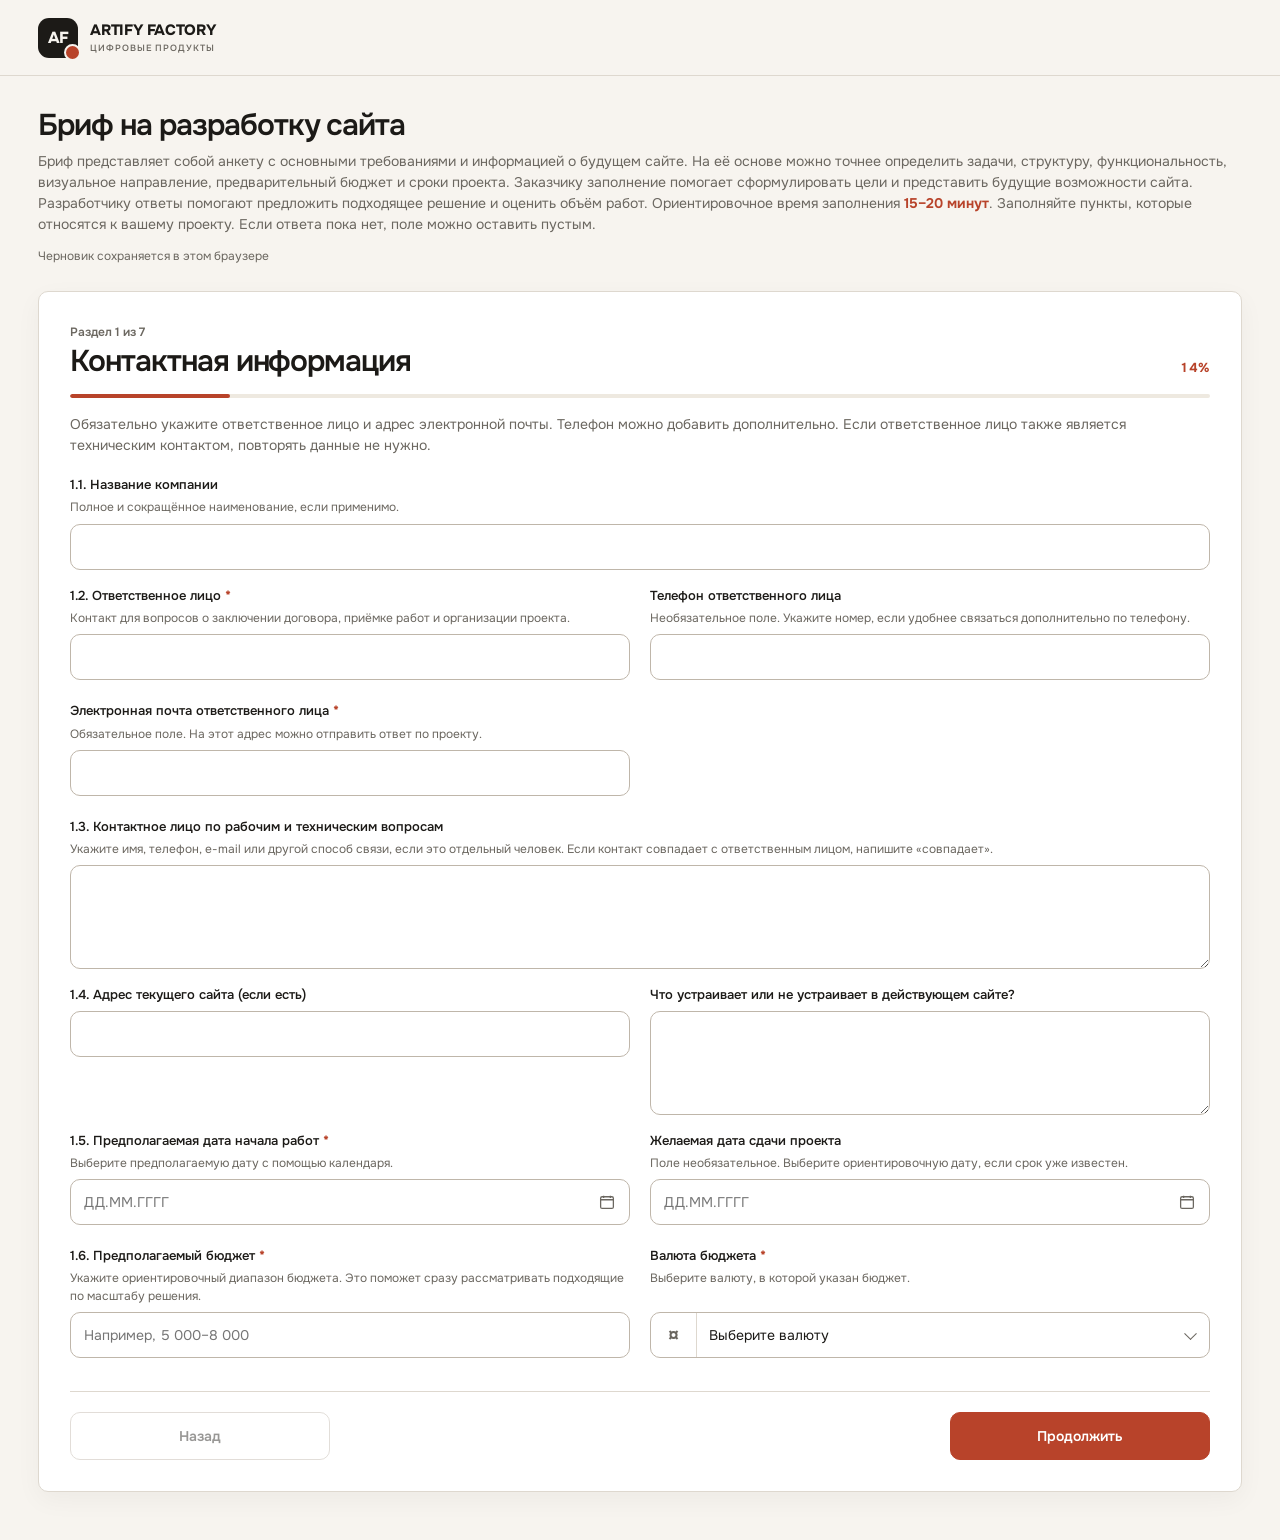
<file: brief.html>
<!doctype html>
<html lang="ru">
<head>
  <meta charset="utf-8">
  <meta name="viewport" content="width=device-width, initial-scale=1">
  
  <link rel="icon" type="image/x-icon" id="siteFaviconIco" href="assets/favicons/light/favicon.ico">
  <link rel="icon" type="image/png" sizes="16x16" id="siteFavicon16" href="assets/favicons/light/favicon-16x16.png">
  <link rel="icon" type="image/png" sizes="32x32" id="siteFavicon32" href="assets/favicons/light/favicon-32x32.png">
  <link rel="apple-touch-icon" href="assets/favicons/light/apple-touch-icon.png">
  <link rel="manifest" href="assets/favicons/site.webmanifest">
  <meta name="theme-color" content="#F7F4EF" media="(prefers-color-scheme: light)">
  <meta name="theme-color" content="#0E0D0B" media="(prefers-color-scheme: dark)">
  <meta name="artify-version" content="trial-46.30.34-hero-updates-and-code-audit">
  <meta name="description" content="Онлайн-бриф для подготовки проекта сайта. Заполнение занимает примерно 15–20 минут.">
  <title>Заполнить бриф на разработку сайта · Artify Factory</title>
  <link rel="preconnect" href="https://fonts.googleapis.com">
  <link rel="preconnect" href="https://fonts.gstatic.com" crossorigin>
  <link href="https://fonts.googleapis.com/css2?family=Onest:wght@400;450;500;550;600;650;700;750;800&display=swap" rel="stylesheet">
  <script src="assets/js/00-theme-preferences.js"></script>
  <script src="assets/js/05-favicon-theme.js" defer></script>
  <link rel="stylesheet" href="assets/css/40-legal-document-modal.css">
  <link rel="stylesheet" href="assets/css/41-legal-form-agreements.css">
  <link rel="stylesheet" href="assets/css/50-development-brief.css">
</head>
<body>
  <header class="brief-header">
    <div class="brand" role="img" aria-label="Artify Factory">
      <span class="brand-mark" aria-hidden="true">AF</span>
      <span class="brand-lockup"><strong class="brand-name">ARTIFY FACTORY</strong><small class="brand-sub">ЦИФРОВЫЕ ПРОДУКТЫ</small></span>
    </div>
  </header>

  <main class="brief-main">
    <section class="brief-intro">
      <h1>Бриф на разработку сайта</h1>
      <div class="brief-intro-text">
        <p>Бриф представляет собой анкету с основными требованиями и информацией о будущем сайте. На её основе можно точнее определить задачи, структуру, функциональность, визуальное направление, предварительный бюджет и сроки проекта. Заказчику заполнение помогает сформулировать цели и представить будущие возможности сайта. Разработчику ответы помогают предложить подходящее решение и оценить объём работ. Ориентировочное время заполнения <span class="brief-intro-time">15–20 минут</span>. Заполняйте пункты, которые относятся к вашему проекту. Если ответа пока нет, поле можно оставить пустым.</p>
      </div>
      <div class="brief-meta-row">
        <span class="brief-save-note" id="briefSaveStatus">Черновик сохраняется в этом браузере</span>
      </div>
    </section>


    <section class="brief-mobile-download" aria-labelledby="briefMobileTitle">
      <h1 id="briefMobileTitle">Бриф на разработку сайта</h1>
      <p>Для заполнения онлайн-брифа требуется ширина окна от 768 px. На меньшей ширине можно скачать PDF-бриф и заполнить его отдельно.</p>
      <a class="brief-button brief-button-primary" href="assets/downloads/Artify_Development_Brief_RU.pdf" download="Artify_Development_Brief_RU.pdf">Скачать бриф в PDF</a>
    </section>

    <section class="brief-workspace" aria-label="Онлайн-бриф">
      <div class="brief-progress-header">
        <div><span class="brief-step-count" id="briefStepCount">Раздел 1 из 7</span><h2 id="briefCurrentTitle" tabindex="-1">Контактная информация</h2></div>
        <span class="brief-percent" id="briefPercent">14%</span>
      </div>
      <div class="brief-progress-track" role="progressbar" aria-label="Прогресс заполнения брифа" aria-valuemin="0" aria-valuemax="100" aria-valuenow="14" id="briefProgress"><span id="briefProgressFill"></span></div>
      <nav class="brief-step-nav" id="briefStepNav" aria-label="Разделы брифа"></nav>

      <form id="briefForm" novalidate>
        <div id="briefSteps"></div>
        <p class="brief-validation" id="briefStepError" role="alert" hidden></p>
        <div class="brief-navigation">
          <button class="brief-button brief-button-secondary" type="button" id="briefPrev" disabled>Назад</button>
          <button class="brief-button brief-button-primary" type="button" id="briefNext">Продолжить</button>
        </div>
      </form>

      <section class="brief-review" id="briefReview" hidden aria-labelledby="briefCurrentTitle">
        <div class="brief-review-heading">
          <p>Проверьте, что все сведения указаны верно. Для возврата к любому разделу выберите его номер в навигации выше.</p>
        </div>
        <div class="brief-review-summary" id="briefReviewSummary"></div>
        <div class="brief-review-consents">
          <label class="brief-checkline"><input type="checkbox" id="briefPersonalConsent"><span>Даю согласие на обработку указанных мной персональных данных для рассмотрения брифа, подготовки ответа и связи со мной по указанным контактным данным в соответствии с <a href="#afLegalModal" data-legal-open="consent">Согласием на обработку персональных данных</a>.</span></label>
          <label class="brief-checkline"><input type="checkbox" id="briefPolicyCheck"><span>Подтверждаю, что ознакомлен(а) с <a href="#afLegalModal" data-legal-open="policy">Политикой конфиденциальности и обработки персональных данных</a>.</span></label>
          <p class="brief-consent-hint" id="briefConsentHint">Для активации кнопки «Отправить бриф» отметьте обе независимые галочки.</p>
        </div>
        <div class="brief-format-row">
          <label for="briefFormat">Формат для скачивания</label>
          <select id="briefFormat" class="brief-format-select">
            <option value="docx" selected>DOCX · документ Word (для отправки)</option>
            <option value="txt">TXT · текстовый документ</option>
          </select>
        </div>
        <p class="brief-format-note">Кнопка «Отправить бриф» подготовит документ DOCX для передачи почтовому приложению.</p>
        <div class="brief-submit-actions">
          <a class="brief-button brief-button-primary is-disabled" id="briefMailLink" href="#" aria-disabled="true" tabindex="-1">Отправить бриф</a>
          <button type="button" class="brief-button brief-button-secondary" id="briefDownloadFilled">Скачать бриф для проверки</button>
          <button type="button" class="brief-button brief-button-secondary" id="briefResetForm">Заполнить заново</button>
        </div>
        <p class="brief-mail-note" id="briefMailNote" aria-live="polite"></p>
        <p class="brief-local-note">Ответы временно хранятся только в локальном хранилище этого браузера. Они не отправляются на сервер автоматически.</p>
      </section>
    </section>
  </main>


  <div class="af-legal-modal" id="afLegalModal" hidden aria-hidden="true">
    <section class="af-legal-dialog" role="dialog" aria-modal="true" aria-labelledby="afLegalTitle" tabindex="-1">
      <header class="af-legal-header">
        <span class="af-legal-eyebrow">v-resurs.by · юридические документы</span>
        <h2 id="afLegalTitle">Юридический документ</h2>
      </header>
      <div class="af-legal-body" id="afLegalBody" tabindex="0">
        <div class="af-legal-notice" id="afLegalNotice" hidden></div>
        <article class="af-legal-content" id="afLegalContent"></article>
      </div>
      <footer class="af-legal-footer">
        <div class="af-legal-preview-actions" id="afLegalPreviewActions" hidden>
          <button class="af-legal-next" type="button" id="afLegalNext">Далее</button>
          <button class="af-legal-cancel" type="button" data-af-legal-cancel>Закрыть без подтверждения</button>
        </div>
        <div class="af-legal-full-actions" id="afLegalFullActions" hidden>
          <label class="af-legal-check" for="afLegalReadCheck">
            <input type="checkbox" id="afLegalReadCheck">
            <span>Я ознакомился(ась) с текстом документа</span>
          </label>
          <div class="af-legal-action-row">
            <button class="af-legal-cancel" type="button" data-af-legal-cancel>Закрыть без подтверждения</button>
            <button class="af-legal-confirm" type="button" id="afLegalConfirm" disabled>Ознакомлен(а)</button>
          </div>
        </div>
      </footer>
    </section>
  </div>

  <script src="assets/js/39-legal-document-content.js" defer></script>
  <script src="assets/js/40-legal-document-modal.js" defer></script>
  <script src="assets/js/49-development-brief-schema.js" defer></script>
  <script src="assets/js/50-development-brief.js" defer></script>
</body>
</html>
</file>
<file: assets/css/artify-site.css>
/* ARTIFY stylesheet bundle: Core site and constructor review layer. Original inline layers are kept in their approved order. */

/* Original inline CSS layer 1/29: #artify-canonical-css */

/* ===== Combined CSS source: primary-stylesheet ===== */
:root {
      color-scheme: light;
      /* Global typography contract: font families are role-based and do not change with theme. */
      --font-body:"Onest","Arial",sans-serif;
      --font-display:"Onest","Arial",sans-serif;
      --font-ui:"Onest","Arial",sans-serif;

      /* Theme tokens: one light baseline, overridden only by the dark-theme block below. */
      --bg:#F7F4EF;
      --surface:#FFFFFF;
      --surface-raised:#FFFFFF;
      --surface-muted:#EEE9E0;
      --surface-inset:#EEE9E0;
      --text:#1C1A17;
      --text-secondary:#302C27;
      --text-muted:#6B6760;
      --accent:#B8432A;
      --accent-hover:#963720;
      --on-accent:#FFFFFF;
      --border:#DED8CF;
      --border-strong:#BFB6AA;
      --gold:#A67C2E;
      --contrast-bg:#1C1A17;
      --contrast-text:#F7F4EF;
      --contrast-muted:#B8B4AA;
      --focus:#A67C2E;
      --disabled-bg:#EEE9E0;
      --disabled-text:#817A70;
      --success:#395C34;
      --success-bg:#F4F8F0;
      --success-border:#D8E1D1;
      --danger:#A3312B;
      --shadow:0 12px 32px rgba(28,26,23,.09);
      --bento-collage-frame-bg:#F4EADD;
      --bento-links-card-background:linear-gradient(140deg,#eee5df 0%,#e4d9d0 100%);

      /* Shared layout and controls. Header-specific sizing lives in the canonical header section. */
      --content-max:1376px;
      --page-gutter:24px;
      --section-gap:60px; /* Internal padding for generic .section content; not the outer landing rhythm. */
      --landing-section-gap:50px; /* Independent bottom padding after a landing section. */
      --landing-section-label-color:var(--accent);
      --landing-constructor-info-bg:var(--surface);
      --landing-constructor-info-border:var(--border);
      --landing-section-inset:50px; /* Independent top inset before the next section's content; keep separate from bottom padding. */
      --layout-gap:18px;
      /* Mobile footer spacing is independent from landing-section rhythm. */
      --footer-mobile-padding-top:12px;
      --footer-mobile-padding-bottom:26px;
      --footer-mobile-content-gap:10px;
      --footer-mobile-links-gap:7px;
      --card-padding:30px;
      --control-height:44px;
      --control-radius:9px;
      --control-padding-x:16px;
      --control-font-size:var(--af-font-px-13);
      /* Shared Bento CTA geometry. Breakpoint overrides are grouped with the component media queries below. */
      --cta-button-width:260px;
      --cta-button-height:48px;
      --cta-button-gap:12px;
      --cta-button-padding-x:16px;
      --cta-button-radius:var(--control-radius,9px);
      
      --radius-card:14px;
      --radius-large:16px;
      --motion:160ms ease;

      /* Separate button contracts: site CTA, checkout CTA, cookie and floating controls. */
      --main-button-height:44px;
      --main-button-padding-x:17px;
      --main-button-radius:9px;
      --main-button-font-size:var(--af-font-px-13);
      --checkout-button-height:50px;
      --checkout-button-padding-x:20px;
      --checkout-button-radius:999px;
      --float-edge:16px;
      --back-to-top-bottom:16px;
      --float-size:30px;
      --cookie-edge:16px;
      --cookie-button-height:40px;
      --floating-controls-footer-bottom:calc((var(--site-header-height) - var(--float-size)) / 2);

      /* Desktop floating-controls group aligns exactly to the shared content-container edge.
         It is independent from footer logo size, order, and company/legal data layout. */
      --floating-controls-content-edge:max(
        var(--page-gutter),
        calc((100vw - var(--content-max)) / 2)
      );
    }

    :root[data-theme="dark"] {
      color-scheme:dark;
      /* Variant A — original approved warm graphite / muted gold concept. Exact source colors are documented in DARK_THEME_VARIANT_A_SPEC_RU.md. */
      --bg:#15140F;
      --surface:#1B1913;
      --surface-raised:#60533E;
      --surface-muted:#252118;
      --surface-inset:#18170F;
      --text:#F2EEE6;
      --text-secondary:#DDD5C7;
      --text-muted:#B2AA9B;
      --accent:#D4AF37;
      --accent-hover:#E4C65A;
      --on-accent:#0D0D08;
      --border:#625744;
      --border-strong:#877A64;
      --gold:#D4AF37;
      --landing-section-label-color:var(--gold);
      --landing-constructor-info-bg:#2A261D;
      --landing-constructor-info-border:#6D5D41;
      --contrast-bg:#60533E;
      --contrast-text:#F2EEE6;
      --contrast-muted:#BEB6A8;
      --focus:#D4AF37;
      --disabled-bg:#201C14;
      --disabled-text:#877A64;
      --success:#C4D6A2;
      --success-bg:#1D2415;
      --success-border:#60533E;
      --danger:#E8A49A;
      --shadow:0 12px 32px rgba(0,0,0,.30);
      --bento-collage-frame-bg:#F4EADD;
      --bento-links-card-background:linear-gradient(140deg,#33231d 0%,#261b16 100%);

      /* Dark-theme Bento surface tokens; light-theme and global surface tokens remain unchanged. */
      --bento-hero-overlay-start:rgba(31,28,24,.92);
      --bento-hero-overlay-mid:rgba(44,34,29,.92);
      --bento-hero-overlay-end:rgba(57,35,29,.94);
      --bento-hero-glow:rgba(184,67,42,.10);
      --bento-updates-surface-start:#302F27;
      --bento-updates-surface-end:#2B2A23;
    }

    /* Outer landing rhythm: the previous section's bottom padding and the next section's top inset
       are independent tokens. Keep their values paired by breakpoint, but do not alias or merge them. */
    @media (max-width:1150px) {
      :root { --page-gutter:18px; --section-gap:54px; --layout-gap:16px; --card-padding:22px; --landing-section-gap:48px; --landing-section-inset:48px; }
    }
    @media (max-width:767px) {
      :root { --landing-section-gap:46px; --landing-section-inset:46px; }
    }
    @media (max-width:760px) {
      :root { --page-gutter:14px; --section-gap:44px; --layout-gap:12px; --card-padding:22px; }
    }
    @media (max-width:520px) {
      :root { --section-gap:40px; --card-padding:20px; --main-button-padding-x:14px; --float-edge:10px; --back-to-top-bottom:10px; --cookie-edge:10px; --landing-section-gap:44px; --landing-section-inset:44px; }
    }
    @media (max-width:420px) {
      :root { --landing-section-gap:42px; --landing-section-inset:42px; }
    }
    @media (max-width:360px) {
      :root { --page-gutter:10px; --section-gap:36px; --card-padding:16px; --main-button-padding-x:12px; --landing-section-gap:40px; --landing-section-inset:40px; }
    }

    * { box-sizing:border-box; }
    /* Preserve the HTML hidden attribute against component display rules. */
    [hidden] { display:none!important; }
    html { scroll-behavior:smooth; }
    body { margin:0; background:var(--bg); color:var(--text); font-family:var(--font-body); -webkit-font-smoothing:antialiased; transition:background-color var(--motion),color var(--motion); }
    body,
button,
input,
select,
textarea { font-family:var(--font-body); }
    a { color:inherit; text-decoration:none; }
    button { color:inherit; cursor:pointer; }
    button:disabled { cursor:not-allowed; }
    .sr-only:not(:focus):not(:active) { position:absolute; width:1px; height:1px; padding:0; margin:-1px; overflow:hidden; clip:rect(0,0,0,0); white-space:nowrap; border:0; }
    :where(a,button,input,select,textarea,summary,[tabindex]):focus-visible { outline:2px solid var(--focus); outline-offset:3px; }
    .container { margin:0 auto; }
    
    .cart-dot { display:grid; place-items:center; min-width:19px; height:19px; padding:0 5px; border-radius:50%; background:var(--accent); color:var(--on-accent); font-size:var(--af-font-px-11); font-weight:700; }

    main { min-height:60vh; }
.eyebrow { display:flex; align-items:center; gap:10px; color:var(--text-muted); text-transform:uppercase; }
    .eyebrow::before { content:""; flex:0 0 22px; width:22px; height:1px; background:currentColor; }
    h1,
h2,
h3,
p { margin-top:0; }
/* Fallback for isolated flows such as checkout; public landing leads override width in the canonical type scale. */
.lead { max-width:52ch; margin:0; color:var(--text-muted); }
    .actions { display:flex; align-items:center; flex-wrap:wrap; gap:10px; margin-top:28px; }
    .btn { display:inline-flex; align-items:center; justify-content:center; gap:9px; border:1px solid var(--border-strong); background:var(--surface); color:var(--text); font-weight:650; text-align:center; }
    .btn:hover { border-color:var(--text-muted); }
    .btn-accent { border-color:var(--accent); background:var(--accent); color:var(--on-accent); }
    .btn-accent:hover { border-color:var(--accent-hover); background:var(--accent-hover); }
    .btn-dark { border-color:var(--contrast-bg); background:var(--contrast-bg); color:var(--contrast-text); }
    .btn-wide { width:100%; }
.quote-card { display:flex; flex-direction:column; justify-content:center; background:var(--contrast-bg); color:var(--contrast-text); }
    .quote-card blockquote { margin:0; font:500 var(--af-font-fluid-19-25-2vw-round-1px)/1.42 var(--font-display); }
    .quote-card em { color:var(--accent); }
    .quote-card small { margin-top:18px; color:var(--contrast-muted); font-size:var(--af-font-px-10); letter-spacing:.12em; text-transform:uppercase; }.quick-links h3 { margin-bottom:14px; }
    .quick-links a { display:flex; justify-content:space-between; gap:12px; padding:11px 0; border-bottom:1px solid var(--border); font-size:var(--af-font-px-13); }
    .quick-links a:last-child { border-bottom:0; }
    .quick-links a span { color:var(--accent); }
    .stats { display:flex; flex-direction:column; justify-content:space-between; }
    .stats-row { display:flex; justify-content:space-between; gap:10px; margin-top:22px; }
    .stats-row strong { display:block; font:600 var(--af-font-px-29) var(--font-display); }
    .stats-row span { display:block; margin-top:5px; color:var(--text-muted); font-size:var(--af-font-px-10); text-transform:uppercase; letter-spacing:.08em; }
    .strip { border-block:1px solid var(--border); background:var(--surface-muted); padding:22px 0; }
    .strip-inner { display:flex; align-items:center; flex-wrap:wrap; gap:20px; }
    .strip-label { color:var(--text-muted); font-size:var(--af-font-px-10); letter-spacing:.14em; text-transform:uppercase; }
    .strip-links { display:flex; flex-wrap:wrap; gap:22px; color:var(--text-secondary); font-size:var(--af-font-px-12); }
    .section { padding:74px 0; }
    .section-intro { display:flex; align-items:flex-end; justify-content:space-between; flex-wrap:wrap; gap:24px; margin-bottom:28px; }
.section h2 { margin:14px 0 12px; }
    /* Lead width and type metrics are owned by the canonical marketing body role. */
    .direction-card { min-width:0; }
    .direction-card .number { color:var(--accent); margin-bottom:20px; font-size:var(--af-font-px-10); }
    .product-preview-grid { display:grid; grid-template-columns:minmax(0,1.1fr) minmax(0,1fr); gap:20px; align-items:stretch; }
    .product-art { position:relative; min-height:330px; overflow:hidden; border:1px solid var(--border); border-radius:16px; background:var(--surface-muted); }
    .product-art .art-paper { position:absolute; left:12%; top:11%; width:68%; height:79%; padding:20px; background:var(--contrast-bg); color:var(--contrast-text); border-radius:12px; transform:rotate(-4deg); box-shadow:16px 18px 0 rgba(0,0,0,.08); }
    .product-art .art-paper small { color:var(--contrast-muted); font-size:var(--af-font-px-9); letter-spacing:.12em; }
    .product-art .art-paper strong { display:block; margin-top:55px; font:600 var(--af-font-fluid-40-70-5vw-round-1px)/.9 var(--font-display); }
    .product-art .art-paper em { color:var(--accent); }
    .product-copy { display:flex; flex-direction:column; align-items:flex-start; padding:clamp(24px,4vw,44px); border:1px solid var(--border); border-radius:16px; background:var(--surface); }
.tag { display:inline-flex; gap:7px; align-items:center; padding:6px 9px; border:1px solid var(--border); border-radius:7px; color:var(--text-muted); text-transform:uppercase; }
    .product-copy h3 { margin:18px 0 12px; font:600 var(--af-font-fluid-30-42-3vw-round-1px) var(--font-display); }
    .product-copy p { color:var(--text-muted); }
    .data-warning { margin:7px 0 18px; padding:12px 14px; border:1px solid var(--border); border-left:3px solid var(--gold); border-radius:8px; background:var(--surface-muted); color:var(--text-secondary); font-size:var(--af-font-px-12); line-height:1.55; }
    .data-specs { display:grid; width:100%; grid-template-columns:1fr 1fr; gap:0 16px; margin:10px 0 20px; }
    .spec { padding:13px 0; border-bottom:1px solid var(--border); }
    .spec small { display:block; margin-bottom:5px; color:var(--text-muted); font-size:var(--af-font-px-10); text-transform:uppercase; letter-spacing:.07em; }
    .spec strong { font-size:var(--af-font-px-13); font-weight:600; }
    .product-copy .actions { width:100%; margin-top:auto; }
    .product-copy .actions .btn { flex:1; }
    .product-hero { padding:34px 0 48px; }
    .breadcrumbs { display:flex; gap:9px; flex-wrap:wrap; margin-bottom:24px; color:var(--text-muted); font-size:var(--af-font-px-12); }
    .product-detail-grid { display:grid; grid-template-columns:minmax(0,1fr) minmax(340px,.92fr); gap:clamp(24px,4vw,62px); align-items:start; }
    .product-detail-grid .product-art { min-height:540px; }
    .product-detail-grid .product-art .art-paper { width:70%; left:13%; height:78%; top:10%; }
    .product-detail-grid .product-art .art-paper strong { font-size:var(--af-font-fluid-58-92-7vw-round-1px); }
    .product-detail-grid .product-copy { padding:clamp(24px,3vw,34px); }
    .product-detail-grid .product-copy h1 { margin:16px 0; font:600 var(--af-font-fluid-38-55-4vw-round-1px)/1.05 var(--font-display); letter-spacing:-.03em; }
    .tabs { display:flex; gap:8px; flex-wrap:wrap; margin:36px 0 12px; border-bottom:1px solid var(--border); }
    .tab { padding:11px 14px; border:0; border-bottom:2px solid transparent; background:transparent; color:var(--text-muted); font-size:var(--af-font-px-12); }
    .tab[aria-selected="true"] { border-bottom-color:var(--accent); color:var(--text); }
    .tab-panel { color:var(--text-secondary); }
    .catalog-grid { display:grid; grid-template-columns:repeat(2,minmax(0,1fr)); gap:18px; }
    .catalog-card { overflow:hidden; border:1px solid var(--border); border-radius:14px; background:var(--surface); }
    .catalog-card .product-art { border:0; border-radius:0; border-bottom:1px solid var(--border); }
    .catalog-card-body { padding:20px; }
.catalog-card h3 { margin:12px 0 8px; }
.catalog-card p { color:var(--text-muted); }
    .catalog-card .actions { margin-top:18px; }
    .page-head { padding:46px 0 32px; border-bottom:1px solid var(--border); }
.page-head h1 { max-width:18ch; margin:12px 0 10px; }
.page-head p:not(.lead) { max-width:66ch; margin:0; color:var(--text-muted); }
    .cart-layout,
.checkout-layout { display:grid; grid-template-columns:minmax(0,1fr) 330px; align-items:start; gap:28px; }
    .cart-main,
.checkout-card,
.summary { min-width:0; border:1px solid var(--border); border-radius:14px; background:var(--surface); }
    .cart-main { padding:22px; }
    .cart-row { display:grid; grid-template-columns:112px minmax(0,1fr) auto; align-items:center; gap:18px; padding:16px 0; border-bottom:1px solid var(--border); }
    .cart-row:first-child { padding-top:0; }
    .cart-thumb { display:grid; place-items:center; min-height:104px; border-radius:10px; background:var(--surface-muted); font:600 var(--af-font-px-28) var(--font-display); color:var(--accent); }
    .cart-row h3 { margin:0 0 6px; font:600 var(--af-font-px-20) var(--font-display); }
    .cart-row p { margin:0; color:var(--text-muted); font-size:var(--af-font-px-12); line-height:1.5; }
    .cart-row .remove { margin-top:10px; border:0; padding:0; background:transparent; color:var(--text-muted); text-decoration:underline; font-size:var(--af-font-px-11); }
    .cart-price { text-align:right; font-size:var(--af-font-px-12); color:var(--text-muted); }
    .cart-price strong { display:block; margin-top:6px; color:var(--text); font-size:var(--af-font-px-14); }
    .summary { padding:22px; }
    .summary h2 { margin:0 0 18px; font:600 var(--af-font-px-22) var(--font-display); }
    .summary-line { display:flex; justify-content:space-between; gap:12px; padding:10px 0; border-bottom:1px solid var(--border); color:var(--text-muted); font-size:var(--af-font-px-12); }
    .summary-line strong { color:var(--text); font-weight:650; text-align:right; }
    .summary .btn { margin-top:18px; }
    /* Compact note metrics are owned once by the canonical type scale; this base rule keeps layout/color only. */
.muted-note { margin:14px 0 0; color:var(--text-muted); }
    .checkout-card { padding:clamp(20px,3vw,30px); }
    .checkout-card h2 { margin:0 0 18px; font:600 var(--af-font-px-25) var(--font-display); }
    .checkout-group { padding:0; margin:0 0 24px; border:0; }
    .checkout-group legend { margin-bottom:11px; font-size:var(--af-font-px-13); font-weight:700; }
    .choice-grid { display:grid; grid-template-columns:repeat(3,minmax(0,1fr)); gap:8px; }
    .choice-grid.methods { grid-template-columns:repeat(2,minmax(0,1fr)); }
    .choice { display:flex; gap:9px; align-items:flex-start; min-width:0; padding:12px; border:1px solid var(--border); border-radius:10px; background:var(--surface); cursor:pointer; }
    .choice.selected { border-color:var(--accent); background:var(--surface-muted); }
    .choice input { flex:0 0 auto; margin:3px 0 0; accent-color:var(--accent); }
    .choice span { display:block; min-width:0; }
    .choice strong { display:block; font-size:var(--af-font-px-12); line-height:1.35; }
    .choice small { display:block; margin-top:5px; color:var(--text-muted); font-size:var(--af-font-px-10); line-height:1.45; }
    .choice.disabled { background:var(--disabled-bg); color:var(--disabled-text); border-color:var(--border); cursor:not-allowed; }
    .choice.disabled small { color:var(--disabled-text); }
    .checkout-fields { display:grid; grid-template-columns:repeat(2,minmax(0,1fr)); gap:14px; margin-bottom:20px; }
    .field { display:block; min-width:0; font-size:var(--af-font-px-12); font-weight:650; }
    .field.full { grid-column:1/-1; }
    .required { color:var(--accent); margin-left:3px; }
    .field input,
.field select,
.field textarea { display:block; width:100%; min-width:0; margin-top:7px; padding:12px; border:1px solid var(--border-strong); border-radius:var(--control-radius); background:var(--surface); color:var(--text); font-size:var(--af-font-px-13); font-weight:400; }
    .field textarea { min-height:78px; resize:vertical; }
    .field input::placeholder,
.field textarea::placeholder { color:var(--text-muted); opacity:.78; font-weight:400; }
    .field-hint,
.validation { display:block; margin-top:5px; color:var(--text-muted); font-size:var(--af-font-px-10); font-weight:400; line-height:1.45; }
    .validation { color:var(--danger); }
    .consent { display:flex; align-items:flex-start; gap:10px; margin:22px 0 16px; color:var(--text-secondary); font-size:var(--af-font-px-11); line-height:1.55; }
    .consent input { flex:0 0 auto; margin-top:3px; accent-color:var(--accent); }
    .consent a { text-decoration:underline; text-underline-offset:2px; }
    .submit-button:disabled { border-color:var(--disabled-bg); background:var(--disabled-bg); color:var(--disabled-text); box-shadow:none; }
    .summary-card-art { height:110px; display:grid; place-items:center; margin-bottom:14px; border-radius:9px; background:var(--surface-muted); font:600 var(--af-font-px-36) var(--font-display); color:var(--accent); }
    .payment-stage { max-width:780px; margin:0 auto; }
    .step-indicator { display:flex; align-items:center; gap:10px; margin-bottom:24px; color:var(--text-muted); font-size:var(--af-font-px-11); }
    .step-indicator b { display:grid; place-items:center; width:28px; height:28px; border-radius:50%; background:var(--surface-muted); color:var(--text); }
    .payment-preview { margin:24px 0; padding:20px; border:1px solid var(--border); border-radius:12px; background:var(--surface-muted); }
    .payment-preview h3 { margin:0 0 8px; font:600 var(--af-font-px-20) var(--font-display); }
    .payment-preview p { color:var(--text-muted); font-size:var(--af-font-px-12); line-height:1.6; }
    .payment-fields { display:grid; grid-template-columns:1fr 1fr; gap:12px; }
    .payment-fields label { color:var(--text-muted); font-size:var(--af-font-px-11); }
    .payment-fields input { display:block; width:100%; margin-top:7px; padding:12px; border:1px solid var(--border); border-radius:8px; background:var(--disabled-bg); color:var(--disabled-text); }
    .notice { padding:14px 16px; border:1px solid var(--border); border-left:3px solid var(--gold); border-radius:9px; background:var(--surface-muted); color:var(--text-secondary); font-size:var(--af-font-px-12); line-height:1.6; }
    .success-box { padding:25px; border:1px solid var(--border); border-radius:12px; background:var(--surface); }
    .success-box h2 { font:600 var(--af-font-px-28) var(--font-display); margin:0 0 12px; }
    .success-box p { color:var(--text-muted); line-height:1.6; font-size:var(--af-font-px-13); }
    .site-footer { padding:var(--landing-section-inset,36px) 0 36px; background:var(--bento-links-card-background); color:var(--text); }
    .footer-inner { display:grid; grid-template-columns:minmax(0,1fr) auto minmax(0,1fr); align-items:center; gap:24px; }
    .footer-company-logo { min-width:0; justify-self:start; }
    .footer-company-logo picture { display:block; line-height:0; }
    .footer-logo-dark { display:none; }
    :root[data-theme="dark"] .footer-logo-light { display:none; }
    :root[data-theme="dark"] .footer-logo-dark { display:block; }
    :root:not([data-theme="dark"]) .footer-logo-light { display:block; }
    :root:not([data-theme="dark"]) .footer-logo-dark { display:none; }
    .footer-company-logo img { display:block; width:clamp(170px,16vw,232px); max-width:100%; height:auto; object-fit:contain; }
    .footer-legal-block { grid-column:2; display:grid; justify-items:center; gap:10px; min-width:0; text-align:center; }
    .footer-legal-links { display:flex; flex-wrap:wrap; justify-content:center; gap:8px 24px; font-size:var(--af-font-px-12); line-height:1.5; }
    .footer-legal-links a { color:var(--text); text-decoration:underline; text-decoration-color:color-mix(in srgb,var(--text) 40%,transparent); text-underline-offset:4px; }
    .footer-legal-links a:hover,
    .footer-legal-links a:focus-visible { color:var(--gold); text-decoration-color:currentColor; }
    .footer-copy { margin:0; color:var(--text-muted); font-size:var(--af-font-px-12); line-height:1.45; }

    /* Desktop and tablet: fixed-height footer follows the primary header geometry. */
    @media (min-width:768px) {
      .site-footer {
        display:flex;
        align-items:center;
        box-sizing:border-box;
        height:var(--site-header-height);
        min-height:var(--site-header-height);
        padding:0;
      }
      .site-footer .footer-inner { height:100%; align-content:center; }
      .footer-company-logo img { width:56px; height:56px; max-width:100%; object-fit:contain; }
      .footer-legal-block { gap:6px; }
      .footer-legal-links { flex-wrap:nowrap; gap:8px 18px; line-height:1.3; white-space:nowrap; }
    }

    /* 768–960px: keep legal links stacked so the centered legal block never competes
       with the right-aligned floating controls in the narrow tablet footer. */
    @media (min-width:768px) and (max-width:960px) {
      .footer-legal-block { gap:5px; }
      .footer-legal-links {
        flex-direction:column;
        flex-wrap:nowrap;
        align-items:center;
        gap:4px;
        font-size:var(--af-font-px-11);
        line-height:1.3;
        white-space:normal;
      }
      .footer-legal-links a { white-space:nowrap; }
    }

    /* One continuous mobile/tablet footer composition through 767px.
       This removes the former 425/448/449px alignment jumps. */
    @media (max-width:767px) {
      .site-footer {
        display:block;
        height:auto;
        min-height:0;
        padding:var(--footer-mobile-padding-top) 0 var(--footer-mobile-padding-bottom);
      }
      .site-footer .footer-inner {
        display:flex;
        flex-direction:column;
        align-items:center;
        justify-content:center;
        gap:var(--footer-mobile-content-gap);
        height:auto;
        align-content:normal;
        text-align:center;
      }
      .site-footer .footer-company-logo {
        display:flex;
        align-items:center;
        justify-content:center;
        align-self:center;
        justify-self:auto;
        width:100%;
        min-width:0;
      }
      .site-footer .footer-company-logo picture { display:block; }
      .site-footer .footer-company-logo img {
        display:block;
        width:auto;
        height:var(--logo-size);
        max-width:100%;
        object-fit:contain;
      }
      .site-footer .footer-legal-block {
        display:grid;
        grid-template-columns:minmax(0,1fr);
        justify-items:center;
        align-items:center;
        grid-column:auto;
        width:100%;
        min-width:0;
        gap:9px;
        text-align:center;
      }
      .site-footer .footer-legal-links {
        display:flex;
        flex-direction:column;
        flex-wrap:nowrap;
        align-items:center;
        justify-content:center;
        width:100%;
        max-width:100%;
        gap:var(--footer-mobile-links-gap);
        font-size:var(--af-font-px-12);
        line-height:1.45;
        text-align:center;
        white-space:normal;
      }
      .site-footer .footer-legal-links a {
        max-width:100%;
        white-space:normal;
        text-wrap:pretty;
      }
      .site-footer .footer-copy {
        font-size:var(--af-font-px-11);
        line-height:1.4;
        text-align:center;
      }
    }
    .toast { position:fixed; z-index:200; right:18px; bottom:18px; max-width:min(360px,calc(100vw - 36px)); padding:13px 16px; border:1px solid var(--border); border-radius:10px; background:var(--surface); color:var(--text); box-shadow:var(--shadow); font-size:var(--af-font-px-12); }
    @media (max-width:1150px) {
.container { width:min(100% - 36px,1376px); }
.quote-card,
.quick-links,
.stats { min-height:210px; }
.direction-grid { grid-template-columns:1fr; }
.product-detail-grid { grid-template-columns:minmax(0,1fr) minmax(0,1fr); }
}
    @media (max-width:760px) {
.container { width:calc(100% - 28px); }
.cart-dot { font-size:var(--af-font-px-10); }
.quote-card,
.quick-links,
.stats { min-height:auto; }
.quote-card { min-height:190px; }
.quick-links,
.stats { min-height:180px; }
.strip-inner { align-items:flex-start; flex-direction:column; gap:12px; }
.strip-links { flex-direction:column; gap:9px; }
.section { padding:54px 0; }
.section-intro { display:block; }
/* Lead spacing is owned by the shared marketing body role. */
.product-preview-grid,
.product-detail-grid,
.catalog-grid { grid-template-columns:minmax(0,1fr); }
.product-art { min-height:285px; }
.product-detail-grid .product-art { min-height:350px; }
.product-detail-grid .product-art .art-paper { width:72%; }
.product-copy { padding:23px; }
.data-specs { grid-template-columns:1fr 1fr; }
.page-head { padding:34px 0 24px; }
.cart-layout,
.checkout-layout { grid-template-columns:minmax(0,1fr); }
.summary { order:-1; }
.cart-row { grid-template-columns:76px minmax(0,1fr); gap:13px; }
.cart-thumb { min-height:76px; }
.cart-price { grid-column:2; text-align:left; }
.cart-price strong { display:inline; margin-left:8px; }
.choice-grid { grid-template-columns:minmax(0,1fr); }
.choice-grid.methods { grid-template-columns:minmax(0,1fr); }
.checkout-fields { grid-template-columns:minmax(0,1fr); }
.field.full { grid-column:auto; }
.payment-fields { grid-template-columns:minmax(0,1fr); }

.footer-inner { display:grid; }
.footer-nav { gap:12px; }
.toast { right:12px; bottom:12px; }
}
    @media (max-width:360px) {
.data-specs { grid-template-columns:1fr; }
}

    /* Complete home-page structure preserved beneath the agreed first screen. */
    .af-changelog-items b { font-weight:650; }
    .af-changelog { padding:24px 0; border-block:1px solid var(--border); background:var(--surface-muted); }
    .af-changelog-inner { display:flex; align-items:center; flex-wrap:wrap; gap:24px; }
    .af-changelog-label { color:var(--text-muted); font-size:var(--af-font-px-10); font-weight:650; letter-spacing:.14em; text-transform:uppercase; }
    .af-changelog-items { display:flex; align-items:center; flex-wrap:wrap; gap:14px 26px; }
    .af-changelog-items span { color:var(--text-secondary); font-size:var(--af-font-px-12); }
    .af-changelog-items b { color:var(--accent); font-size:var(--af-font-px-10); margin-right:8px; }
    .af-full-directions { background:var(--surface-muted); border-block:1px solid var(--border); }
    .direction-grid { display:grid; grid-template-columns:repeat(3,minmax(0,1fr)); gap:16px; }
    .direction-card { display:flex; flex-direction:column; min-height:280px; padding:25px; border:1px solid var(--border); border-radius:14px; background:var(--surface); color:var(--text); }
    .direction-card .tag { align-self:flex-start; }
.direction-card h3 { margin:16px 0 10px; }
.direction-card p { color:var(--text-muted); margin:0 0 22px; }
    .direction-card .text-link { margin-top:auto; font-weight:650; color:var(--accent); }
    .af-full-products .section-intro { margin-bottom:28px; }
    .af-full-products .product-preview-grid { grid-template-columns:minmax(0,1.1fr) minmax(0,1fr); }
    .product-home-art { display:block; min-height:320px; cursor:pointer; }
    .catalog-disclaimer { margin-top:20px; padding:14px 16px; border:1px solid var(--border); border-radius:10px; background:var(--surface-muted); color:var(--text-muted); font-size:var(--af-font-px-12); line-height:1.6; }
    .paper-bottom { position:absolute; left:20px; bottom:18px; }
    .af-dark-block { padding:54px; border-radius:20px; background:var(--contrast-bg); color:var(--contrast-text); }
.af-dark-block h2 { max-width:17ch; margin:17px 0; }
    .af-dark-block .lead { color:var(--contrast-muted); }
    .service-grid { display:grid; grid-template-columns:repeat(4,minmax(0,1fr)); gap:12px; margin-top:34px; }
    .service-grid article { min-width:0; padding:17px; border:1px solid rgba(255,255,255,.16); border-radius:11px; background:rgba(255,255,255,.035); }
    .service-grid article>span { font-size:var(--af-font-px-10); color:var(--gold); }
.service-grid h3 { margin:12px 0 8px; }
.service-grid p { color:var(--contrast-muted); margin:0; }
    .service-note { color:var(--contrast-muted); font-size:var(--af-font-px-12); }
    .pinterest-layout { display:grid; grid-template-columns:minmax(0,1fr) minmax(280px,.9fr); gap:50px; align-items:center; }
.af-full-pinterest h2 { margin:16px 0; }
    .pinterest-steps { margin:26px 0; }
    .pinterest-steps>div { display:flex; gap:14px; align-items:flex-start; padding:14px 0; border-bottom:1px solid var(--border); }
    .pinterest-steps>div>span { width:30px; height:30px; display:grid; place-items:center; flex:0 0 auto; background:var(--surface-muted); border:1px solid var(--border); border-radius:9px; font-size:var(--af-font-px-11); }
    .pinterest-steps p { margin:3px 0 0; color:var(--text-muted); }
    .pin-mosaic { display:grid; grid-template-columns:repeat(3,minmax(0,1fr)); gap:12px; }
    .pin-mosaic>div { aspect-ratio:3/4; padding:13px; border:1px solid var(--border); border-radius:12px; background:var(--surface-muted); display:flex; flex-direction:column; justify-content:space-between; }
    .pin-mosaic>div:nth-child(2),
.pin-mosaic>div:nth-child(5) { background:var(--surface-raised); }
    .pin-mosaic>div:nth-child(3),
.pin-mosaic>div:nth-child(6) { background:var(--contrast-bg); color:var(--contrast-text); }
    .pin-mosaic small { font-size:var(--af-font-px-9); letter-spacing:.12em; color:var(--text-muted); }
    .pin-mosaic strong { font:600 var(--af-font-fluid-18-28-2vw-round-1px) var(--font-display); }
    .manifesto-inner { max-width:900px; text-align:center; }
    .manifesto-inner>.eyebrow { justify-content:center; }
    .manifesto-inner blockquote { margin:25px 0; font:500 var(--af-font-fluid-28-44-4vw-round-1px)/1.23 var(--font-display); }
    .manifesto-inner blockquote em { color:var(--accent); }
    .manifesto-inner>p { max-width:650px; margin:0 auto; color:var(--text-muted); }
    .trust-grid { display:grid; grid-template-columns:repeat(4,minmax(0,1fr)); gap:12px; margin-top:40px; }
    .trust-grid>div { padding:18px 12px; border:1px solid var(--border); border-radius:10px; background:var(--surface); }
    .trust-grid strong { display:block; font:600 var(--af-font-px-28) var(--font-display); }
    .trust-grid span { display:block; margin-top:7px; font-size:var(--af-font-px-10); line-height:1.4; color:var(--text-muted); }
    .af-full-final { background:var(--surface-muted); border-block:1px solid var(--border); }
    .final-inner { max-width:760px; text-align:center; }
    .final-inner>.eyebrow { justify-content:center; }
    .final-inner h2 { font:600 var(--af-font-fluid-38-54-5vw-round-1px)/1.04 var(--font-display); margin:17px 0; }
    .final-inner .lead { margin:0 auto; max-width:58ch; }
    .final-inner .actions { justify-content:center; }
    body.checkout-mode > #app { min-height:100vh; }
    @media (max-width:900px) {
.service-grid { grid-template-columns:repeat(2,minmax(0,1fr)); }
.pinterest-layout { grid-template-columns:1fr; gap:30px; }
.af-dark-block { padding:36px; }
.trust-grid { grid-template-columns:repeat(2,minmax(0,1fr)); }
}
    @media (max-width:600px) {
.af-changelog-inner { align-items:flex-start; }
.af-changelog-items { display:grid; grid-template-columns:1fr; gap:9px; }
.af-full-products .product-preview-grid { grid-template-columns:1fr; }
.product-home-art { min-height:260px; }
.af-dark-block { padding:28px 22px; }
.service-grid { grid-template-columns:1fr; }
.pin-mosaic { grid-template-columns:repeat(2,minmax(0,1fr)); }
.manifesto-inner blockquote { font-size:var(--af-font-px-29); }
}

.checkout-v4-shell * { box-sizing:border-box }.checkout-v4-shell button,
.checkout-v4-shell input,
.checkout-v4-shell select,
.checkout-v4-shell textarea { font:inherit}.checkout-v4-shell button { cursor:pointer }.checkout-v4-shell .container { max-width:1120px;margin:auto }.checkout-v4-shell .header {border-bottom:1px solid var(--co-line);display:flex;align-items:center }.checkout-v4-shell .header-inner { display:flex;align-items:center;justify-content:space-between;gap:20px }.checkout-v4-shell .brand { display:flex;align-items:center;gap:12px;font-weight:750;letter-spacing:-.02em }.checkout-v4-shell .mark { width:38px;height:38px;border-radius:10px;background:var(--co-ink);color:var(--co-bg);display:grid;place-items:center;font-size:var(--af-font-px-13);position:relative }.checkout-v4-shell .mark:after { content:"";position:absolute;right:-4px;bottom:-4px;width:13px;height:13px;border-radius:50%;background:var(--co-accent) }.checkout-v4-shell .sub { display:block;font-size:var(--af-font-px-10);letter-spacing:.13em;text-transform:uppercase;color:var(--co-muted);font-weight:500;margin-top:2px }.checkout-v4-shell .hero {border-bottom:1px solid var(--co-line) }.checkout-v4-shell .kicker { font-size:var(--af-font-px-11);letter-spacing:.15em;text-transform:uppercase;color:var(--co-muted);font-weight:700 }.checkout-v4-shell .hero h1 { font:600 var(--af-font-fluid-40-66-6vw-round-1px)/.98 var(--font-display);letter-spacing:-.04em;max-width:780px }.checkout-v4-shell .hero p { color:var(--co-muted);max-width:680px;margin:0 }.checkout-v4-shell .pill { display:inline-flex;padding:6px 10px;border:1px solid var(--co-line);border-radius:999px;font-size:var(--af-font-px-11);color:var(--co-muted);gap:7px;align-items:center }.checkout-v4-shell .dot { width:6px;height:6px;background:#b78332;border-radius:50% }.checkout-v4-shell .main { padding:34px 0 76px }.checkout-v4-shell .layout { display:grid;grid-template-columns:minmax(0,1fr) 330px;align-items:start }.checkout-v4-shell .panel,
.checkout-v4-shell .summary { background:var(--co-card);border:1px solid var(--co-line) }.checkout-v4-shell .panel h2 { font:600 var(--af-font-px-25)/1.15 var(--font-display);letter-spacing:-.02em;margin:0 0 17px }.checkout-v4-shell .section-label { display:flex;align-items:center;gap:12px;margin-bottom:18px }.checkout-v4-shell .number { height:28px;width:28px;border-radius:50%;display:grid;place-items:center;background:var(--co-bg2);font-size:var(--af-font-px-12);font-weight:750;flex:0 0 auto }.checkout-v4-shell .choices { display:grid;grid-template-columns:repeat(3,minmax(0,1fr));gap:9px;margin-bottom:29px }.checkout-v4-shell .choice,
.checkout-v4-shell .method { position:relative;display:flex;gap:10px;border:1px solid var(--co-line);padding:14px }.checkout-v4-shell .choice { align-items:center;min-height:58px;font-size:var(--af-font-px-13);font-weight:650 }.checkout-v4-shell .choice input,
.checkout-v4-shell .method input { accent-color:var(--co-accent);margin:0;flex:0 0 auto }.checkout-v4-shell .choice { cursor:pointer }.checkout-v4-shell .method-grid { display:grid;grid-template-columns:1fr 1fr;gap:10px;margin-bottom:29px }.checkout-v4-shell .method { align-items:flex-start;min-height:140px;padding:18px;cursor:pointer }.checkout-v4-shell .method-copy strong { display:block;font-size:var(--af-font-px-14);margin:0 0 8px }.checkout-v4-shell .method-copy small { display:block;color:var(--co-muted);font-size:var(--af-font-px-12);line-height:1.55 }.checkout-v4-shell .tag { display:inline-flex;margin-top:12px;background:var(--co-bg2);padding:4px 7px;border-radius:5px;font-size:var(--af-font-px-10);color:var(--co-muted) }.checkout-v4-shell .method.disabled { cursor:not-allowed;box-shadow:none }.checkout-v4-shell .method.disabled input { cursor:not-allowed;accent-color:#b7b1a7 }.checkout-v4-shell .method-hint { font-size:var(--af-font-px-11);color:var(--co-muted);margin:-17px 0 26px }.checkout-v4-shell .form-grid { display:grid;grid-template-columns:1fr 1fr;gap:0 14px }.checkout-v4-shell .field { display:block;margin:0 0 17px;font-size:var(--af-font-px-12);font-weight:700 }.checkout-v4-shell .field.full { grid-column:1/-1 }.checkout-v4-shell .field input,
.checkout-v4-shell .field select,
.checkout-v4-shell .field textarea { display:block;width:100%;margin-top:7px;border:1px solid var(--co-line);padding:12px 13px;outline:none;font-size:var(--af-font-px-14)}.checkout-v4-shell .required-mark { color:var(--co-accent);font-weight:800;margin-left:3px }.checkout-v4-shell .hint { font-weight:400;color:var(--co-muted) }.checkout-v4-shell .phone-control { display:grid;grid-template-columns:112px minmax(0,1fr);gap:8px;margin-top:7px }.checkout-v4-shell .phone-control select,
.checkout-v4-shell .phone-control input { margin-top:0;min-width:0 }.checkout-v4-shell .phone-help { display:block;font-size:var(--af-font-px-11);font-weight:400;color:var(--co-muted);margin-top:6px }.checkout-v4-shell .note { border:1px dashed #c5bfb4;border-radius:12px;padding:16px;margin:5px 0 20px }.checkout-v4-shell .note b { display:block;font-size:var(--af-font-px-13);margin-bottom:3px }.checkout-v4-shell .note p { font-size:var(--af-font-px-12);color:var(--co-muted);margin:0;line-height:1.55 }.checkout-v4-shell .agree { display:flex;align-items:flex-start;gap:10px;font-size:var(--af-font-px-12);color:var(--co-muted);margin:19px 0 }.checkout-v4-shell .agree input { accent-color:var(--co-accent);margin-top:3px;flex:0 0 auto }.checkout-v4-shell .button { display:inline-flex;align-items:center;justify-content:center;border:1px solid var(--co-ink);text-decoration:none }.checkout-v4-shell .primary { background:var(--co-ink);color:white;width:100% }.checkout-v4-shell .button:disabled { cursor:not-allowed;box-shadow:none }.checkout-v4-shell .primary:disabled:hover { background:#e9e6df }.checkout-v4-shell .secondary { background:transparent;color:var(--co-ink) }.checkout-v4-shell .summary {padding:22px }.checkout-v4-shell .summary-kicker { font-size:var(--af-font-px-10);text-transform:uppercase;letter-spacing:.14em;color:var(--co-muted);font-weight:750 }.checkout-v4-shell .product-art { margin:16px 0 19px;aspect-ratio:1.45;border-radius:12px;background:linear-gradient(130deg,#d6c9b9,#ede5d9 52%,#bcae9d);padding:15px;position:relative;overflow:hidden }.checkout-v4-shell .product-art:before { content:"";position:absolute;width:170px;height:170px;right:-45px;top:-52px;border-radius:50%;background:rgba(192,74,44,.18) }.checkout-v4-shell .art-card { position:relative;width:76%;height:100%;background:#171512;color:#f4f1eb;border-radius:5px;padding:13px;display:flex;flex-direction:column;justify-content:space-between;box-shadow:8px 10px 0 rgba(23,21,18,.10) }.checkout-v4-shell .art-card span { font-size:var(--af-font-px-8);letter-spacing:.15em;text-transform:uppercase;color:#b8afa3 }.checkout-v4-shell .art-card strong { font:700 var(--af-font-px-27)/.88 var(--font-body);letter-spacing:-.06em }.checkout-v4-shell .art-card em { font-style:normal;color:#d6b54f }.checkout-v4-shell .art-card small { font-size:var(--af-font-px-8);color:#b8afa3;letter-spacing:.1em }.checkout-v4-shell .product-title { font:600 var(--af-font-px-24)/1.1 var(--font-display);margin:0 0 8px }.checkout-v4-shell .product-desc { font-size:var(--af-font-px-12);color:var(--co-muted);margin:0 0 20px }.checkout-v4-shell .item-row { display:flex;justify-content:space-between;gap:12px;padding:13px 0;border-top:1px solid var(--co-line);font-size:var(--af-font-px-12)}.checkout-v4-shell .item-row strong { white-space:nowrap }.checkout-v4-shell .total { display:flex;justify-content:space-between;align-items:baseline;border-top:1px solid var(--co-ink);margin-top:7px;padding-top:17px;font-size:var(--af-font-px-12)}.checkout-v4-shell .total strong { font:700 var(--af-font-px-27)/1 var(--font-body);letter-spacing:-.04em }.checkout-v4-shell p.demo-price { font-size:var(--af-font-px-10);color:#8b6f34;margin:12px 0 0;line-height:1.5 }.checkout-v4-shell .aside-note { font-size:var(--af-font-px-11);color:var(--co-muted);line-height:1.55;border-top:1px solid var(--co-line);margin-top:18px;padding-top:16px }.checkout-v4-shell .result { display:none;border:1px solid #b9c9ac;background:#f4f8ef;border-radius:14px;padding:18px;margin-top:20px }.checkout-v4-shell .result.show { display:block }.checkout-v4-shell .result h3 { margin:0 0 6px;font:600 var(--af-font-px-22) var(--font-display)}.checkout-v4-shell .result p { margin:0;color:#536149;font-size:var(--af-font-px-13)}.checkout-v4-shell .result .button { margin-top:14px;min-height:42px }.checkout-v4-shell .error { display:none;color:#a33e20;font-size:var(--af-font-px-12);margin-top:12px }.checkout-v4-shell .error.show { display:block }.checkout-v4-shell .hidden:not(.force-visible) { display:none }.checkout-v4-shell .footnote { font-size:var(--af-font-px-11);color:var(--co-muted);margin:12px 0 20px;line-height:1.5 }
@media (max-width:850px) {
.checkout-v4-shell .layout { grid-template-columns:1fr }
.checkout-v4-shell .summary { position:static;grid-row:1 }
.checkout-v4-shell .summary .product-art { aspect-ratio:2.4 }
.checkout-v4-shell .summary .art-card { width:48% }
.checkout-v4-shell .panel { grid-row:2 }
}
@media (max-width:600px) {
/* Phone layout and method-hint spacing are unique to the narrow checkout. */
.checkout-v4-shell .method-hint { margin:-12px 0 22px }
.checkout-v4-shell .phone-control { grid-template-columns:112px minmax(0,1fr);gap:7px }
}

.checkout-v4-shell .payment-stage { display:none }.checkout-v4-shell .payment-stage.show { display:block }.checkout-v4-shell .stage-back { border:0;background:transparent;padding:0;margin:0 0 20px;font-size:var(--af-font-px-12);font-weight:650;cursor:pointer }.checkout-v4-shell .stage-head { display:flex;align-items:flex-start;gap:12px;margin-bottom:20px }.checkout-v4-shell .stage-head .number { flex:0 0 auto }.checkout-v4-shell .stage-head h2 { margin:0 0 5px }.checkout-v4-shell .stage-head p { margin:0;color:var(--co-muted);font-size:var(--af-font-px-12)}.checkout-v4-shell .secure-banner { display:flex;gap:12px;align-items:flex-start;padding:15px;border:1px solid #d8e1d1;background:#f4f8f0;border-radius:12px;margin-bottom:22px }.checkout-v4-shell .secure-icon { display:grid;place-items:center;flex:0 0 30px;width:30px;height:30px;border-radius:50%;background:#dfead7;color:#395c34;font-weight:800 }.checkout-v4-shell .secure-banner b { display:block;font-size:var(--af-font-px-13);margin-bottom:3px }.checkout-v4-shell .secure-banner p { margin:0;color:#536149;font-size:var(--af-font-px-11);line-height:1.5 }.checkout-v4-shell .card-fields { border:1px solid var(--co-line);border-radius:13px;padding:17px }.checkout-v4-shell .card-fields-head { display:flex;justify-content:space-between;align-items:center;gap:12px;margin-bottom:15px }.checkout-v4-shell .card-fields-head strong { font-size:var(--af-font-px-13)}.checkout-v4-shell .card-brand { font-size:var(--af-font-px-10);letter-spacing:.09em;text-transform:uppercase;border:1px solid var(--co-line);border-radius:5px;padding:5px 7px;color:var(--co-muted) }.checkout-v4-shell .card-grid { display:grid;grid-template-columns:minmax(0,1fr) 120px;gap:0 12px }.checkout-v4-shell .card-grid .field.full { grid-column:1/-1 }.checkout-v4-shell .save-card { display:flex;align-items:flex-start;gap:10px;margin:16px 0 12px;font-size:var(--af-font-px-12);color:var(--co-ink);font-weight:650;line-height:1.45;cursor:pointer }.checkout-v4-shell .save-card input { accent-color:var(--co-accent);margin:3px 0 0;flex:0 0 auto }.checkout-v4-shell .save-card small { display:block;color:var(--co-muted);font-weight:400;font-size:var(--af-font-px-11);margin-top:3px;line-height:1.45 }.checkout-v4-shell .cvv-note { padding:12px 13px;background:var(--co-bg2);border-radius:9px;color:var(--co-muted);font-size:var(--af-font-px-11);line-height:1.5;margin-top:13px }.checkout-v4-shell .payment-footnote { font-size:var(--af-font-px-11);color:var(--co-muted);line-height:1.5;margin:13px 0 18px }.checkout-v4-shell .payment-stage .primary { margin-top:2px }.checkout-v4-shell .payment-stage .error { margin-bottom:8px }
@media (max-width:600px) {
.checkout-v4-shell .card-fields { padding:14px }
.checkout-v4-shell .card-grid { grid-template-columns:minmax(0,1fr) 104px }
.checkout-v4-shell .card-fields-head { align-items:flex-start }
}

.checkout-v4-shell .footer-inner { display:flex;justify-content:space-between;padding:0 0 26px;font-size:var(--af-font-px-11);color:var(--co-muted) }
@media (max-width:600px) {
.checkout-v4-shell .footer-inner { display:block }
.checkout-v4-shell .footer-inner span { display:block;margin-bottom:5px }
}

/* v4 typography: keep input text and examples regular-weight. */
.checkout-v4-shell .field input,
.checkout-v4-shell .field select,
.checkout-v4-shell .field textarea,
.checkout-v4-shell .phone-control input,
.checkout-v4-shell .phone-control select,
.checkout-v4-shell .card-grid input { font-family:inherit;font-weight:400;line-height:1.45 }
.checkout-v4-shell .field input::placeholder,
.checkout-v4-shell .field textarea::placeholder,
.checkout-v4-shell .phone-control input::placeholder,
.checkout-v4-shell .card-grid input::placeholder { font-family:inherit;font-weight:400;opacity:.78 }
/* Requested adjustment only: country arrow sits in from the right edge. */
.checkout-v4-shell .phone-control select { appearance:none;-webkit-appearance:none;padding:12px 38px 12px 10px;background-color:#fff;background-image:url("data:image/svg+xml,%3Csvg xmlns='http://www.w3.org/2000/svg' width='14' height='14' viewBox='0 0 24 24' fill='none' stroke='%236d675e' stroke-width='2' stroke-linecap='round' stroke-linejoin='round'%3E%3Cpath d='m6 9 6 6 6-6'/%3E%3C/svg%3E");background-repeat:no-repeat;background-position:right 14px center;background-size:13px 13px }
.checkout-v4-shell .agree a { color:var(--co-ink);text-decoration:underline;text-decoration-thickness:1px;text-underline-offset:2px }

/* Checkout v4 — approved layout, scoped to this page and wired to Artify global tokens. */
.checkout-v4-shell { --co-bg: var(--bg);
  --co-bg2: var(--surface-muted);
  --co-ink: var(--text);
  --co-muted: var(--text-muted);
  --co-line: var(--border);
  --co-card: var(--surface);
  --co-accent: var(--accent);
  --co-accent-dark: var(--accent-hover);
  --co-disabled: var(--disabled-bg);
  --co-disabled-ink: var(--disabled-text);
  margin: 0;
  width: 100%;
  background: var(--co-bg);
  color: var(--co-ink);
  font: var(--af-font-px-15)/1.5 var(--font-body); }
.checkout-v4-shell,
.checkout-v4-shell * { box-sizing: border-box; }
body.checkout-mode > .site-header,
body.checkout-mode > .site-footer { display: none; }
body.checkout-mode { background: var(--bg); }
.checkout-v4-shell .summary .product-art { min-height: 0; border: 0; }
.checkout-v4-shell .summary .art-card { min-width: 0; max-width: 100%; }
.checkout-v4-shell[data-theme="dark"] .choice,
.checkout-v4-shell[data-theme="dark"] .method { background: var(--surface); color: var(--text); border-color: var(--border); }
.checkout-v4-shell[data-theme="dark"] .choice.selected,
.checkout-v4-shell[data-theme="dark"] .method.selected { background: var(--surface-raised); border-color: var(--border-strong); box-shadow: inset 0 0 0 1px var(--border-strong); }
.checkout-v4-shell[data-theme="dark"] .field { color: var(--text-secondary); }
.checkout-v4-shell[data-theme="dark"] .field input,
.checkout-v4-shell[data-theme="dark"] .field select,
.checkout-v4-shell[data-theme="dark"] .field textarea,
.checkout-v4-shell[data-theme="dark"] .card-grid input { background: var(--surface-inset); color: var(--text); border-color: var(--border); }
.checkout-v4-shell[data-theme="dark"] .note { background: var(--surface-muted); border-color: var(--border-strong); }
.checkout-v4-shell[data-theme="dark"] .method.disabled { background: var(--disabled-bg); border-color: var(--border); color: var(--disabled-text); }
.checkout-v4-shell[data-theme="dark"] .method.disabled .method-copy small,
.checkout-v4-shell[data-theme="dark"] .method.disabled .tag { color: var(--disabled-text); }
.checkout-v4-shell[data-theme="dark"] .method.disabled .tag { background: var(--surface-muted); }
.checkout-v4-shell[data-theme="dark"] .secure-banner { background: var(--success-bg); border-color: var(--success-border); }
.checkout-v4-shell[data-theme="dark"] .secure-icon { background: var(--surface-raised); color: var(--success); }
.checkout-v4-shell[data-theme="dark"] .secure-banner p { color: var(--text-muted); }
.checkout-v4-shell[data-theme="dark"] .card-fields { background: var(--surface); border-color: var(--border); }
.checkout-v4-shell[data-theme="dark"] .card-fields-head .card-brand { color: var(--text-muted); border-color: var(--border); }
.checkout-v4-shell[data-theme="dark"] .result { background: var(--success-bg); border-color: var(--success-border); }
.checkout-v4-shell[data-theme="dark"] .result p { color: var(--success); }
.checkout-v4-shell[data-theme="dark"] .error { color: var(--danger); }
.checkout-v4-shell[data-theme="dark"] .button:disabled { background: var(--disabled-bg); border-color: var(--border); color: var(--disabled-text); }
.checkout-v4-shell[data-theme="dark"] .footer { border-color: var(--border); background: var(--contrast-bg); color: var(--contrast-text); }

/* The logo mark and action controls share the same physical square size. */

/* Constructor gets no permanent special underline: standard hover/active animation only. */

/* The open class must never expose the hamburger panel at desktop widths. */

@media (min-width:1151px) {
  /* On first visit, the fixed cookie notice must not cover the statistics row. */
  body:has(#cookieConsent:not([hidden])) .stats{justify-content:flex-start;}
  body:has(#cookieConsent:not([hidden])) .stats-row{margin-top:12px;}
}




/* Shared UI components and responsive states — same cascade order, one stylesheet. Edit the owning component rules; do not append patches. */



/* Fixed interface controls. Home-page Bento geometry and all section content stay unchanged. */
html { scroll-padding-top: var(--site-header-height); }

/* Restore the explanatory theme picker from the earlier Artify theme-menu prototype. */

/* CarLifeGroup-inspired cookie notice: full-width desktop bar, compact mobile layout. No blur layer. */
.cookie-consent { position:fixed; z-index:250; padding:14px 18px; border:1px solid var(--border-strong); border-radius:14px; background:var(--surface-muted); color:var(--text); box-shadow:0 14px 38px rgba(28,26,23,.17); }
.cookie-inner { width:min(1280px,100%); margin:0 auto; display:flex; align-items:center; justify-content:space-between; gap:24px; }
.cookie-copy { min-width:0; }
.cookie-copy strong { display:block; margin-bottom:4px; font-size:var(--af-font-px-14); line-height:1.2; font-weight:700; }
.cookie-copy p { max-width:820px; margin:0; color:var(--text-muted); font-size:var(--af-font-px-11); line-height:1.45; }
.cookie-copy-link { display:inline-flex; align-items:center; min-height:24px; margin-top:4px; padding:3px 0; border:0; background:transparent; color:var(--gold); font:inherit; font-size:var(--af-font-px-10); line-height:1.35; text-decoration:underline; text-underline-offset:3px; }
.cookie-actions { display:flex; flex-wrap:wrap; justify-content:flex-end; gap:7px; }
.cookie-btn { padding:0 13px; border:1px solid var(--border-strong); background:var(--surface); color:var(--text); line-height:1.2; font-weight:600; transition:background-color .18s ease,border-color .18s ease,color .18s ease; }
.cookie-btn-primary { border-color:var(--accent); background:var(--accent); color:var(--on-accent); }
.cookie-btn-primary:hover,
.cookie-btn-primary:focus-visible { background:var(--accent-hover); border-color:var(--accent-hover); }
.cookie-btn-secondary:hover,
.cookie-btn-secondary:focus-visible { background:var(--surface); border-color:var(--gold); }
.cookie-btn-ghost { border-color:transparent; background:transparent; color:var(--gold); text-decoration:underline; text-underline-offset:3px; }
.cookie-btn-ghost:hover,
.cookie-btn-ghost:focus-visible { background:var(--surface); border-color:var(--border); }
.cookie-settings-trigger { position:fixed; left:var(--float-edge); bottom:var(--float-edge); z-index:260; display:inline-flex; align-items:center; justify-content:center; padding:0 10px; border:1px solid var(--border-strong); border-radius:8px; background:var(--surface-muted); color:var(--text-secondary); font-size:var(--af-font-px-9); line-height:1; box-shadow:0 8px 22px rgba(0,0,0,.12); transition:background-color .18s ease,border-color .18s ease,color .18s ease; }
.cookie-settings-trigger:hover,
.cookie-settings-trigger:focus-visible { border-color:var(--gold); background:var(--surface); color:var(--text); }
.cookie-backdrop { position:fixed; inset:0; z-index:270; background:rgba(20,18,15,.58); }
.cookie-settings { position:fixed; inset:0; z-index:280; display:grid; place-items:center; padding:16px; }
.cookie-settings-card { position:relative; width:min(560px,100%); max-height:calc(100dvh - 32px); overflow:auto; padding:28px; border:1px solid var(--border); border-radius:14px; background:var(--surface); color:var(--text); box-shadow:0 30px 80px rgba(0,0,0,.26); }
.cookie-settings-card h2 { margin:0 44px 8px 0; font:600 var(--af-font-px-25)/1.15 var(--font-display); }
.cookie-settings-intro { margin:0 0 16px; color:var(--text-muted); font-size:var(--af-font-px-12); line-height:1.5; }
.cookie-settings-close { position:absolute; top:8px; right:10px; width:38px; height:38px; border:0; border-radius:6px; background:transparent; color:var(--text); font-size:var(--af-font-px-30); line-height:1; }
.cookie-category { display:flex; justify-content:space-between; align-items:center; gap:18px; padding:14px 0; border-top:1px solid var(--border); color:var(--text-secondary); font-size:var(--af-font-px-11); }
.cookie-category > span { display:grid; gap:4px; }
.cookie-category small { color:var(--text-muted); font-size:var(--af-font-px-10); line-height:1.4; }
.cookie-category-toggle input { width:18px; height:18px; accent-color:var(--accent); flex:0 0 auto; }
.cookie-settings-actions { display:flex; justify-content:flex-end; gap:8px; margin-top:16px; }

/* CarLifeGroup proportions: 30×30 px back-to-top, 16 px desktop / 10 px mobile edge. */

body.cookie-lock { overflow:hidden; }
.back-to-top { position:fixed; z-index:240; width:var(--float-size); height:var(--float-size); min-width:var(--float-size); min-height:var(--float-size); display:grid; place-items:center; padding:0; border:1px solid var(--border-strong); border-radius:8px; background:var(--surface-muted); color:var(--text-secondary); box-shadow:0 8px 22px rgba(0,0,0,.12); opacity:1; visibility:visible; transition:opacity .22s ease,background-color .18s ease,border-color .18s ease,color .18s ease; }
.back-to-top:hover,
.back-to-top:focus-visible { background:var(--surface); border-color:var(--gold); color:var(--text); box-shadow:0 10px 26px rgba(0,0,0,.16); }

@keyframes menu-in { from { opacity:0; } to { opacity:1; } }
@media (max-width:520px) {
.cookie-consent { border-radius:14px; }
.cookie-inner { display:grid; gap:12px; }
}
@media (max-width:360px) {
.container { width:calc(100% - 20px); }
.cookie-settings-card { padding:22px 16px; }
}

/* ARTIFY VISUAL SYSTEM v1 — single responsive token layer */
.direction-card,
.catalog-card,
.cart-main,
.checkout-card,
.summary,
.product-copy { border-radius: var(--radius-card); }

/* Checkout maps to global palette, geometry, type and spacing tokens. */
.checkout-v4-shell { --co-radius: var(--radius-card); }
.checkout-v4-shell .container { width: min(1120px, calc(100% - 2 * var(--page-gutter))); }
.checkout-v4-shell .header { min-height: var(--site-header-height); height: auto; }
.checkout-v4-shell .header-inner { min-height: inherit; }
.checkout-v4-shell .brand.checkout-brand { margin: 0 auto 0 0; color: var(--text); text-decoration: none; }
.checkout-v4-shell .brand-mark { flex: 0 0 var(--logo-size); background: var(--contrast-bg); color: var(--contrast-text); font-size: var(--af-font-px-16); }
.checkout-v4-shell .brand-name { color: var(--text); font-weight: 780; line-height: 1.1; letter-spacing: -.025em; }
.checkout-v4-shell .brand-sub { color: var(--text-muted); letter-spacing: .16em; }
.checkout-v4-shell .header-note { color: var(--text-muted); font-size: var(--af-font-px-14); text-align: right; }
.checkout-back-row { display: flex; align-items: center; justify-content: space-between; gap: 12px; margin: 0 0 28px; }
.checkout-back-link { display: inline-flex; align-items: center; min-height: 32px; gap: 7px; color: var(--text-secondary); font-size: var(--af-font-px-12); font-weight: 650; text-decoration: none; }
.checkout-back-link:hover { color: var(--accent); text-decoration: underline; text-underline-offset: 4px; }
.checkout-step-note { color: var(--text-muted); font-size: var(--af-font-px-11); }
.checkout-v4-shell .hero { padding: 34px 0 32px; }
.checkout-v4-shell .hero h1 { font-size: var(--af-font-fluid-38-56-4vw-round-1px); line-height: 1.04; margin: 12px 0 14px; }
.checkout-v4-shell .hero p { font-size: var(--af-font-px-15); line-height: 1.65; }
.checkout-v4-shell .panel,
.checkout-v4-shell .summary { padding: var(--card-padding); border-radius: var(--radius-card); box-shadow: none; }
.checkout-v4-shell .layout { gap: 24px; }
.checkout-v4-shell .choice,
.checkout-v4-shell .method { background: var(--surface); border-color: var(--border); border-radius: var(--control-radius); }
.checkout-v4-shell .choice.selected,
.checkout-v4-shell .method.selected { border-color: var(--accent); background: var(--surface-muted); box-shadow: inset 0 0 0 1px var(--accent); }
.checkout-v4-shell .method.disabled { background: var(--disabled-bg); border-color: var(--border); color: var(--disabled-text); }
.checkout-v4-shell .method.disabled .method-copy small,
.checkout-v4-shell .method.disabled .tag { color: var(--text-muted); }
.checkout-v4-shell .method.disabled .tag { background: var(--surface-muted); }
.checkout-v4-shell .field { color: var(--text-secondary); }
.checkout-v4-shell .field input,
.checkout-v4-shell .field select,
.checkout-v4-shell .field textarea { background: var(--surface); color: var(--text); border-color: var(--border); border-radius: var(--control-radius); }
.checkout-v4-shell .field input:focus,
.checkout-v4-shell .field select:focus,
.checkout-v4-shell .field textarea:focus { border-color: var(--accent); box-shadow: 0 0 0 3px rgba(184,67,42,.10); }
.checkout-v4-shell .note { border-color: var(--border-strong); background: var(--surface-muted); }
.checkout-v4-shell .card-fields { background: var(--surface-muted); border-color: var(--border); }
.checkout-v4-shell .button { border-width: 1px; }
.checkout-v4-shell .button:disabled { border-color: var(--border); background: var(--disabled-bg); color: var(--disabled-text); }
.checkout-v4-shell .stage-back { color: var(--text-muted); text-decoration: none; }
.checkout-v4-shell .stage-back:hover { color: var(--accent); text-decoration: underline; text-underline-offset: 4px; }
.checkout-v4-shell .checkout-footer-brand { text-decoration: none; }
.checkout-v4-shell .checkout-footer-brand .brand-mark::after { border-width: 1px; }
.checkout-v4-shell .checkout-footer-brand .brand-name { font-size: var(--af-font-px-13); }
.checkout-v4-shell .checkout-footer-brand .brand-sub { margin-top: 4px; font-size: var(--af-font-px-9); }
.checkout-v4-shell .footer-inner { align-items: center; gap: 16px; }
.checkout-v4-shell .footer-inner > span { color: var(--text-muted); font-size: var(--af-font-px-11); text-align: right; }

@media (max-width:760px) {
.checkout-v4-shell .brand-name { font-size: var(--af-font-px-14); letter-spacing: -.02em }
.checkout-v4-shell .brand-mark::after { width: 13px; height: 13px; right: -3px; bottom: -3px; border-width: 1px }
.checkout-v4-shell .header-note { display: none; }
.checkout-v4-shell .panel { padding: 20px; }
}

@media (max-width:360px) {
.checkout-v4-shell .brand-name { font-size: var(--af-font-px-12)}
.checkout-v4-shell .brand-mark { width: 38px; height: 38px; flex-basis: 38px }
.checkout-v4-shell .brand-mark::after { width: 12px; height: 12px; right: -3px; bottom: -3px; border-width: 1px }
}

/* ======================================================================
   ARTIFY DESIGN SYSTEM SYNC v2 — the authoritative responsive layer.
   Keep component differences semantic: main CTA ≠ checkout CTA ≠ header control.
   ====================================================================== */

/* Shared layout and controls */
.container { width: min(var(--content-max), calc(100% - 2 * var(--page-gutter))); margin-inline: auto; }
.section { padding-block: var(--section-gap); }
.direction-grid,
.catalog-grid,
.product-preview-grid { gap: var(--layout-gap); }
.btn { min-height: var(--main-button-height);
  padding: 10px var(--main-button-padding-x);
  border-radius: var(--main-button-radius);
  font-size: var(--main-button-font-size);
  line-height: 1.25;
  transition: background-color var(--motion), border-color var(--motion), color var(--motion);
  transform: none; }
.btn:hover,
.btn:active { transform: none; }

/* The corporate footer logo is intentionally separate from the Artify header lockup. */
.checkout-v4-shell .brand.checkout-brand { gap: var(--logo-gap); min-width: 0; }
.checkout-v4-shell .brand-mark { width: var(--logo-size); height: var(--logo-size); flex-basis: var(--logo-size); border-radius: var(--logo-radius); }
.checkout-v4-shell .brand-mark::after { width: var(--logo-dot-size); height: var(--logo-dot-size); right: calc(-1 * var(--logo-dot-offset)); bottom: calc(-1 * var(--logo-dot-offset)); border: 2px solid var(--bg); background: var(--accent); }
.checkout-v4-shell .brand-name { font-size: var(--brand-name-size); }
.checkout-v4-shell .brand-sub { display: block; font-size: var(--brand-sub-size); margin-top: 7px; }
.checkout-v4-shell .checkout-footer-brand { gap: var(--logo-gap); }
.checkout-v4-shell .checkout-footer-brand .brand-mark { width: var(--logo-size); height: var(--logo-size); flex-basis: var(--logo-size); border-radius: var(--logo-radius); font-size: var(--af-font-px-16); }
.checkout-v4-shell .checkout-footer-brand .brand-mark::after { width: var(--logo-dot-size); height: var(--logo-dot-size); right: calc(-1 * var(--logo-dot-offset)); bottom: calc(-1 * var(--logo-dot-offset)); border: 2px solid var(--contrast-bg); }
.checkout-v4-shell .footer .checkout-footer-brand .brand-name { color: var(--contrast-text); font-size: var(--brand-name-size); }
.checkout-v4-shell .footer .checkout-footer-brand .brand-sub { color: var(--contrast-muted); display: block; font-size: var(--brand-sub-size); margin-top: 7px; }

/* Header controls have their own scale; CTA sizing must not change with them. */

/* Checkout v4: keep its agreed capsule CTA and a visible return path. */
.checkout-v4-shell .button { min-height: var(--checkout-button-height);
  padding: 12px var(--checkout-button-padding-x);
  border-radius: var(--checkout-button-radius);
  font-size: var(--af-font-px-13); line-height: 1.25; font-weight: 750; }
.checkout-v4-shell .primary:not(:disabled) { border-color: var(--accent); background: var(--accent); color: var(--on-accent); }
.checkout-v4-shell .primary:hover:not(:disabled) { border-color: var(--accent-hover); background: var(--accent-hover); }
.checkout-v4-shell .checkout-back-link { min-height: 36px; text-decoration: none; }
.checkout-v4-shell .checkout-back-link:hover { text-decoration: underline; text-underline-offset: 4px; }
.checkout-v4-shell .summary { position: sticky; top: 24px; }

/* CarLifeGroup dimensions and interaction model for cookies/floating controls. */
.cookie-consent { left: var(--cookie-edge); right: var(--cookie-edge); bottom: var(--cookie-edge); }
.cookie-btn { min-height: var(--cookie-button-height); height: var(--cookie-button-height); border-radius: 9px; padding-inline: 13px; font-size: var(--af-font-px-10); }
.cookie-settings-trigger { min-height:var(--float-size); height:var(--float-size); width:auto; max-width:calc(100vw - 72px); }
.back-to-top { right: var(--float-edge); bottom: var(--back-to-top-bottom); }
/* On desktop/tablet-wide, both controls form one horizontal group.
   Its right edge is exactly the right edge of the shared content container/cards. */
.floating-controls-group { display:contents; }
@media (min-width:768px) {
  .floating-controls-group {
    position:fixed;
    right:var(--floating-controls-content-edge);
    bottom:var(--floating-controls-footer-bottom);
    z-index:260;
    display:flex;
    flex-direction:row;
    align-items:center;
    justify-content:flex-end;
    gap:10px;
    pointer-events:none;
  }
  .floating-controls-group > .back-to-top,
  .floating-controls-group > .cookie-settings-trigger {
    position:relative;
    inset:auto;
    pointer-events:auto;
  }
}

@media (max-width:760px) {
.checkout-v4-shell .brand-sub { display: block; margin-top: 3px; letter-spacing: .10em }
.nav-cart-label { display: none; }
.checkout-v4-shell .lead { font-size: var(--af-font-px-14); line-height: 1.6; }
.checkout-v4-shell .hero { padding: 28px 0 24px; }
.checkout-v4-shell .hero h1 { font-size: var(--af-font-fluid-34-44-9vw-round-1px); }
.checkout-v4-shell .hero p { font-size: var(--af-font-px-14); }
.checkout-back-row { align-items: flex-start; flex-direction: column; gap: 4px; margin-bottom: 20px; }
.checkout-v4-shell .main { padding: 22px 0 40px; }
.checkout-v4-shell .layout { grid-template-columns: minmax(0,1fr); gap: 14px; }
.checkout-v4-shell .layout > .summary { position: static; order: -1; grid-row: auto; padding: 18px; }
.checkout-v4-shell .layout > .panel { order: 0; grid-row: auto; padding: 20px; }
.checkout-v4-shell .choices { grid-template-columns: minmax(0,1fr); gap: 8px; margin-bottom: 22px; }
.checkout-v4-shell .choice { min-height: 48px; padding: 12px; }
.checkout-v4-shell .method-grid { grid-template-columns: minmax(0,1fr); gap: 8px; margin-bottom: 22px; }
.checkout-v4-shell .method { min-height: 0; padding: 14px; }
.checkout-v4-shell .form-grid { grid-template-columns: minmax(0,1fr); }
.checkout-v4-shell .field.full { grid-column: auto; }
.checkout-v4-shell .summary .product-art { aspect-ratio: 2.2; }
.checkout-v4-shell .summary .art-card { width: 52%; }
.checkout-v4-shell .footer-inner { display: flex; flex-direction: column; align-items: flex-start; }
.checkout-v4-shell .footer-inner > span { text-align: left; }
}
@media (max-width:520px) {
.actions { flex-direction: column; align-items: stretch; gap: 8px; }
.actions > .btn { width: 100%; }
.af-full-products .product-home-art { min-height: 230px; }
.product-detail-grid .product-art { min-height: 260px; }
.cookie-consent { left: var(--cookie-edge); right: var(--cookie-edge); bottom: var(--cookie-edge); padding: 13px 14px; }
.cookie-copy p { font-size: var(--af-font-px-11); line-height: 1.4; }
.cookie-actions { display: grid; grid-template-columns: minmax(0,1fr) minmax(0,1fr); gap: 6px; }
.cookie-btn { width: 100%; padding-inline: 7px; font-size: var(--af-font-px-10); }
.cookie-btn-ghost { grid-column: 1 / -1; }
.cookie-settings-card { padding: 24px 18px; }
.cookie-settings-actions { display: grid; grid-template-columns: 1fr; }
.cookie-settings-trigger { max-width: calc(100vw - 72px); }
}
@media (max-width:360px) {
.checkout-v4-shell .panel { padding: 16px; }
.checkout-v4-shell .checkout-footer-brand .brand-name { font-size: var(--brand-name-size); }
.checkout-v4-shell .checkout-footer-brand .brand-sub { font-size: var(--brand-sub-size); }
}
/* Explicit visibility contract: never show both desktop nav and hamburger together. */

.af-full-directions,
.af-full-products,
.af-full-constructor,
.af-full-development,
.af-full-pinterest,
.af-full-contacts { scroll-margin-top: calc(var(--site-header-height) + 14px); }

/* Constructor: accent color is persistent; underline belongs only to the shared hover/focus/active animation. */

/* Constructor teaser: the editor is desktop-first; slides are illustrative, not screenshots. */
.af-full-constructor { border-block: 1px solid var(--border); }
.constructor-section-head { display: flex; align-items: flex-end; justify-content: space-between; gap: 24px; margin-bottom: 28px; }
.constructor-section-head > div:first-child { max-width: 760px; }
.constructor-section-head h2 { margin: 16px 0; font: 600 var(--af-font-fluid-34-52-4vw-round-1px)/1.04 var(--font-display); letter-spacing: -.025em; text-wrap: balance; }
.constructor-section-head .lead { max-width: 66ch; }
.constructor-carousel-controls { display: flex; flex: 0 0 auto; gap: 8px; padding-bottom: 4px; }
.constructor-carousel-controls button { display: grid; place-items: center; width: 42px; height: 42px; border: 1px solid var(--border); border-radius: var(--control-radius); background: var(--surface); color: var(--text); overflow: hidden; font-size: var(--af-font-px-0); line-height: 1; }
.constructor-carousel-controls [data-constructor-scroll="prev"]::before { content: "←"; font-size: var(--af-font-px-23); line-height: 1; }
.constructor-carousel-controls [data-constructor-scroll="next"]::before { content: "→"; font-size: var(--af-font-px-23); line-height: 1; }
.constructor-carousel-controls button:hover { border-color: var(--accent); color: var(--accent); }
.constructor-feature-grid { display: grid; grid-template-columns: minmax(0,.82fr) minmax(0,1.18fr); gap: 18px; align-items: stretch; }
.constructor-feature-copy { display: flex; flex-direction: column; align-items: flex-start; padding: 26px; border: 1px solid var(--border); border-radius: var(--radius-large); background: var(--bg); }
.constructor-feature-copy > p { margin: 20px 0; color: var(--text-muted); font-size: var(--af-font-px-14); line-height: 1.7; }
.constructor-desktop-note { display: flex; align-items: flex-start; gap: 13px; padding: 15px; border: 1px solid var(--border); border-radius: var(--control-radius); background: var(--surface); }
.constructor-note-icon { display: grid; place-items: center; flex: 0 0 36px; width: 36px; height: 36px; border-radius: 9px; background: var(--surface-muted); color: var(--accent); font-weight: 800; }
.constructor-desktop-note strong { display: block; margin: 0 0 5px; font-size: var(--af-font-px-12); }
.constructor-desktop-note p { margin: 0; color: var(--text-muted); font-size: var(--af-font-px-11); line-height: 1.55; }
.constructor-feature-copy .actions { margin-top: auto; padding-top: 23px; }
.constructor-feature-copy .constructor-status-note { margin: 15px 0 0; font-size: var(--af-font-px-10); line-height: 1.55; color: var(--text-muted); }
.constructor-interface { min-width: 0; min-height: 340px; overflow: hidden; border: 1px solid var(--border); border-radius: var(--radius-large); background: var(--surface-muted); box-shadow: var(--shadow); }
.constructor-interface-bar { display: flex; align-items: center; gap: 5px; height: 38px; padding: 0 12px; border-bottom: 1px solid var(--border); background: var(--surface); }
.constructor-interface-bar > span,
.slide-window-head > span { width: 7px; height: 7px; flex: 0 0 7px; border-radius: 50%; background: var(--border-strong); }
.constructor-interface-bar > span:first-child,
.slide-window-head > span:first-child { background: #D96B62; }
.constructor-interface-bar > span:nth-child(2),
.slide-window-head > span:nth-child(2) { background: #D9AD4D; }
.constructor-interface-bar > span:nth-child(3),
.slide-window-head > span:nth-child(3) { background: #6C9868; }
.constructor-interface-bar b { margin-left: 8px; font-size: var(--af-font-px-10); font-weight: 750; }
.constructor-interface-bar i { margin-left: auto; color: var(--text-muted); font-size: var(--af-font-px-8); font-style: normal; letter-spacing: .12em; }
.constructor-interface-body { display: grid; grid-template-columns: .78fr .8fr 1.45fr; gap: 8px; min-height: 270px; padding: 10px; }
.constructor-mini-sidebar,
.constructor-mini-settings { min-width: 0; padding: 11px 8px; border: 1px solid var(--border); border-radius: 7px; background: var(--surface); }
.constructor-mini-sidebar small,
.constructor-mini-settings small { display: block; margin-bottom: 12px; color: var(--text-muted); font-size: var(--af-font-px-7); font-weight: 750; letter-spacing: .1em; }
.constructor-mini-sidebar > span { display: block; margin: 5px 0; padding: 7px 5px; overflow: hidden; border-radius: 4px; color: var(--text-muted); font-size: var(--af-font-px-7); text-overflow: ellipsis; white-space: nowrap; }
.constructor-mini-sidebar > span.selected { background: var(--surface-muted); color: var(--accent); }
.constructor-mini-settings strong { display: block; margin-bottom: 10px; font-size: var(--af-font-px-9); }
.mini-line { display: block; width: 75%; height: 5px; margin: 7px 0; border-radius: 3px; background: var(--border); }
.mini-line.wide { width: 100%; height: 22px; border: 1px solid var(--border); background: var(--bg); }
.mini-swatches { display: flex; gap: 4px; margin: 12px 0; }
.mini-swatches i { display: block; width: 15px; height: 15px; border: 1px solid rgba(0,0,0,.08); border-radius: 50%; background: var(--accent); }
.mini-swatches i:nth-child(2) { background: var(--gold); }
.mini-swatches i:nth-child(3) { background: var(--contrast-bg); }
.mini-swatches i:nth-child(4) { background: var(--surface-muted); }
.constructor-mini-preview { min-width: 0; overflow: hidden; border: 1px solid var(--border); border-radius: 7px; background: var(--surface); }
.mini-preview-nav { display: flex; justify-content: space-between; gap: 5px; padding: 11px 8px; border-bottom: 1px solid var(--border); font-size: var(--af-font-px-6); }
.mini-preview-nav span { color: var(--text-muted); white-space: nowrap; }
.mini-preview-hero { padding: 15px 10px; background: linear-gradient(135deg,var(--bg),var(--surface)); }
.mini-preview-hero small { color: var(--text-muted); font-size: var(--af-font-px-6); letter-spacing: .12em; }
.mini-preview-hero strong { display: block; margin: 8px 0; font: 600 var(--af-font-fluid-13-22-2vw-round-1px)/1.02 var(--font-display); }
.mini-preview-hero em { color: var(--accent); }
.mini-preview-hero > span { display: block; width: 74%; height: 4px; margin: 5px 0; border-radius: 3px; background: var(--border); }
.mini-preview-hero > span:last-child { width: 52%; }
.mini-preview-cards { display: flex; gap: 5px; padding: 8px; }
.mini-preview-cards i { display: block; flex: 1; height: 28px; border: 1px solid var(--border); border-radius: 4px; background: var(--surface-muted); }
.constructor-interface-caption { display: flex; justify-content: space-around; gap: 8px; padding: 11px; border-top: 1px solid var(--border); background: var(--surface); color: var(--text-muted); font-size: var(--af-font-px-9); }
.constructor-gallery-head { display: flex; align-items: flex-end; justify-content: space-between; gap: 20px; margin: 36px 0 16px; scroll-margin-top: 90px; }
.constructor-gallery-head h3 { margin: 10px 0 0; font: 600 var(--af-font-fluid-23-30-3vw-round-1px)/1.15 var(--font-display); }
.constructor-gallery-hint { color: var(--text-muted); font-size: var(--af-font-px-11); }
.constructor-track { display: flex; gap: 18px; overflow-x: auto; overscroll-behavior-inline: contain; padding: 2px 2px 14px; scroll-snap-type: x mandatory; scrollbar-width: thin; scrollbar-color: var(--border-strong) transparent; }
.constructor-slide { flex: 0 0 calc((100% - 36px) / 3); }
.constructor-slide { min-width: 0; overflow: hidden; border: 1px solid var(--border); border-radius: var(--radius-large); background: var(--surface); scroll-snap-align: start; }
.constructor-slide-visual { position: relative; height: 185px; overflow: hidden; padding: 12px; background: var(--surface-muted); }
.slide-window-head { display: flex; align-items: center; gap: 5px; height: 25px; padding: 0 7px; border: 1px solid var(--border); border-bottom: 0; border-radius: 7px 7px 0 0; background: var(--surface); }
.slide-window-head b { margin-left: 5px; color: var(--text-muted); font-size: var(--af-font-px-8); font-weight: 650; }
.slide-window-body { display: grid; grid-template-columns: 36px minmax(0,1fr); gap: 9px; height: 135px; padding: 10px; border: 1px solid var(--border); border-radius: 0 0 7px 7px; background: var(--surface); }
.slide-list { display: flex; flex-direction: column; gap: 5px; padding-right: 4px; border-right: 1px solid var(--border); }
.slide-list i { display: block; height: 15px; border-radius: 3px; background: var(--surface-muted); }
.slide-list i.active { background: var(--accent); }
.slide-lines { padding-top: 2px; }
.slide-lines b,
.slide-lines i { display: block; height: 7px; margin-bottom: 8px; border-radius: 3px; background: var(--border); }
.slide-lines b { width: 76%; height: 12px; background: var(--text-secondary); }
.slide-lines i:nth-child(3) { width: 63%; }
.slide-lines em { display: block; width: 65px; height: 20px; margin-top: 12px; border-radius: 4px; background: var(--accent); }
.slide-form { display: flex; flex-direction: column; gap: 8px; max-width: 250px; margin: 13px auto 0; padding: 12px; border: 1px solid var(--border); border-radius: 6px; background: var(--surface); }
.slide-form b { color: var(--text-secondary); font-size: var(--af-font-px-8); }
.slide-form i { display: block; height: 18px; border: 1px solid var(--border); border-radius: 4px; background: var(--bg); }
.slide-form i.short { width: 72%; }
.slide-form i.medium { width: 83%; }
.slide-palette { position: relative; max-width: 270px; margin: 18px auto 0; padding: 15px; border: 1px solid var(--border); border-radius: 8px; background: var(--surface); }
.slide-palette > div { display: flex; gap: 7px; margin-bottom: 14px; }
.slide-palette i { display: block; width: 28px; height: 28px; border-radius: 7px; background: var(--accent); }
.slide-palette i:nth-child(2) { background: var(--gold); }
.slide-palette i:nth-child(3) { background: var(--contrast-bg); }
.slide-palette i:nth-child(4) { background: var(--border); }
.slide-palette b { font-size: var(--af-font-px-9); }
.slide-palette p { margin: 5px 0 0; color: var(--text-muted); font-size: var(--af-font-px-7); }
.palette-demo { position: absolute; right: 14px; bottom: 13px; color: var(--accent); font: 600 var(--af-font-px-24) var(--font-display); }
.slide-devices { display: flex; align-items: flex-end; justify-content: center; gap: 12px; height: 120px; padding-top: 10px; }
.slide-device { position: relative; display: flex; flex-direction: column; gap: 5px; overflow: hidden; padding: 10px 7px; border: 1px solid var(--border-strong); border-radius: 5px; background: var(--surface); }
.slide-device i { display: block; height: 10px; border-radius: 2px; background: var(--surface-muted); }
.slide-device b { display: block; width: 75%; height: 5px; border-radius: 2px; background: var(--border); }
.slide-device em { display: block; height: 24px; margin-top: 3px; border-radius: 3px; background: var(--accent); opacity: .8; }
.slide-device.desktop { width: 120px; height: 76px; }
.slide-device.tablet { width: 60px; height: 86px; }
.slide-device.mobile { width: 34px; height: 66px; border-radius: 8px; }
.slide-file { display: flex; align-items: center; gap: 10px; width: max-content; margin: 3px auto 0; padding: 7px 11px; border: 1px solid var(--border); border-radius: 5px; background: var(--surface); }
.slide-file strong { padding: 5px; border-radius: 4px; background: var(--accent); color: var(--on-accent); font-size: var(--af-font-px-8); }
.slide-file span { font-size: var(--af-font-px-8); color: var(--text-muted); }
.constructor-slide-copy { padding: 19px 20px 21px; }
.constructor-slide-copy > span { color: var(--accent); font-size: var(--af-font-px-9); font-weight: 750; letter-spacing: .14em; }
.constructor-slide-copy h4 { margin: 8px 0; font: 600 var(--af-font-px-21)/1.18 var(--font-display); }
.constructor-slide-copy p { margin: 0; color: var(--text-muted); font-size: var(--af-font-px-12); line-height: 1.65; }
.constructor-schematic-note { margin: 9px 0 0; color: var(--text-muted); font-size: var(--af-font-px-10); line-height: 1.5; }
.af-full-contacts { background: var(--surface-muted); border-top: 1px solid var(--border); }
/* Contact lead width is owned by the shared marketing body role. */
.contact-card { padding: 28px; border: 1px solid var(--border); border-radius: var(--radius-large); background: var(--surface); box-shadow: var(--shadow); }
.contact-card-label { display:block; margin-bottom:8px; color:var(--text-muted); text-transform:uppercase; }
.contact-card p { margin:12px 0 20px; color:var(--text-muted); }

/* Artify contacts — consistent vertical rhythm based on the mobile card structure.
   Card headings retain their centered desktop position; content no longer floats vertically. */
#app > #contacts .contacts-inner { display:grid; grid-template-columns:minmax(0,1fr); gap:26px; }
#app > #contacts .contacts-head { min-width:0; }
#app > #contacts .contacts-head .landing-section-heading { margin:14px 0 12px; }
#app > #contacts .contacts-grid {
  display:grid;
  grid-template-columns:repeat(3,minmax(0,1fr));
  gap:var(--layout-gap);
  align-items:stretch;
}
#app > #contacts .artify-contact-card {
  display:flex;
  min-width:0;
  min-height:0;
  flex-direction:column;
  align-items:center;
  justify-content:flex-start;
  gap:10px;
  padding:18px 22px;
  border:1px solid var(--border);
  border-radius:9px;
  background:var(--surface);
  color:var(--text-secondary);
  text-align:center;
}
#app > #contacts .artify-contact-heading {
  display:flex;
  width:100%;
  min-width:0;
  align-items:center;
  justify-content:center;
  gap:10px;
  text-align:center;
}
#app > #contacts .artify-contact-heading .landing-constructor-step-number {
  display:block;
  flex:0 0 auto;
  line-height:1.35;
  font-variant-numeric:tabular-nums;
}
#app > #contacts .artify-contact-heading-copy { display:block; min-width:0; }
#app > #contacts .artify-contact-heading-copy > strong {
  display:block;
  color:var(--text);
  font-size:var(--type-card-title);
  font-weight:var(--type-weight-card-title);
  line-height:1.35;
  overflow-wrap:anywhere;
}
#app > #contacts .artify-contact-copy {
  display:flex;
  width:100%;
  min-width:0;
  flex-direction:column;
  align-items:center;
  justify-content:flex-start;
  gap:10px;
  text-align:center;
}
#app > #contacts .artify-contact-copy > small {
  display:block;
  width:100%;
  max-width:38ch;
  margin:0;
  color:var(--text-muted);
  font-size:var(--type-stage-description);
  font-weight:var(--type-weight-body);
  line-height:1.48;
  overflow-wrap:anywhere;
  text-wrap:pretty;
}
#app > #contacts .artify-contact-value {
  display:block;
  max-width:100%;
  margin:0;
  color:var(--text);
  font-family:var(--font-body);
  font-size:var(--type-contact-value);
  font-weight:var(--type-weight-card-title);
  line-height:1.25;
  letter-spacing:normal;
  overflow-wrap:anywhere;
}
/* Equal-height desktop/tablet cards keep the real 10px text rhythm:
   standard descriptions are capped at 38ch, the longer messenger description uses full card width,
   and every final action row occupies the same 30px height. No fixed card height is assigned. */
@media (min-width:768px) {
  #app > #contacts .artify-contact-copy > small { display:block; min-height:0; }
  #app > #contacts .artify-contact-messengers .artify-contact-copy > small { max-width:none; }
  #app > #contacts .artify-contact-value,
  #app > #contacts .artify-messenger-list {
    height:var(--contact-messenger-icon-size);
    min-height:var(--contact-messenger-icon-size);
    box-sizing:border-box;
    align-items:center;
  }
  #app > #contacts .artify-contact-value {
    display:flex;
    justify-content:center;
  }
}
#app > #contacts .artify-messenger-list {
  display:flex;
  align-items:center;
  justify-content:center;
  flex-wrap:wrap;
  gap:12px;
  margin:0;
}
#app > #contacts .artify-messenger-icon {
  display:inline-flex;
  width:var(--contact-messenger-icon-size);
  height:var(--contact-messenger-icon-size);
  flex:0 0 var(--contact-messenger-icon-size);
  align-items:center;
  justify-content:center;
  border-radius:7px;
  transition:opacity .15s ease,transform .15s ease;
}
#app > #contacts .artify-messenger-icon:hover { opacity:.78; transform:translateY(-1px); }
#app > #contacts .artify-messenger-icon:focus-visible {
  outline:2px solid var(--focus);
  outline-offset:3px;
}
/* Messenger SVG glyph size matches the 24px header icons; the link target remains header-control-sized. */
#app > #contacts .artify-messenger-icon img { display:block; width:24px; height:24px; object-fit:contain; }
#app > #contacts .artify-messenger-icon--telegram { color:#229ED9; }
#app > #contacts .artify-messenger-icon--whatsapp { color:#25D366; }
#app > #contacts .artify-messenger-icon--viber { color:#7360F2; }

/* 768–1150px: the messenger description can wrap to three lines in the live Onest font.
   Reserve the same three-line description slot in all cards so card heights and action baselines
   stay consistent across the two-column and three-column layouts; the actual 10px gap is preserved. */
@media (min-width:768px) and (max-width:1150px) {
  #app > #contacts .artify-contact-copy > small { min-height:4.44em; }
}

/* 768–1023px: two cards in the first row; the third card is optically centered. */
@media (min-width:768px) and (max-width:1023px) {
  #app > #contacts .contacts-grid { grid-template-columns:repeat(2,minmax(0,1fr)); }
  #app > #contacts .artify-contact-card:nth-child(3) {
    grid-column:1 / -1;
    width:calc((100% - var(--layout-gap)) / 2);
    justify-self:center;
  }
  #app > #contacts .artify-contact-card { padding:18px 16px; }
  #app > #contacts .artify-contact-heading {
    align-items:center;
    justify-content:flex-start;
    text-align:left;
  }
  #app > #contacts .artify-contact-copy { align-items:flex-start; text-align:left; }
  #app > #contacts .artify-contact-copy > small { max-width:38ch; }
  #app > #contacts .artify-contact-messengers .artify-contact-copy > small { max-width:none; }
  #app > #contacts .artify-contact-value { justify-content:flex-start; }
  #app > #contacts .artify-messenger-list { justify-content:flex-start; }
}

/* Legal details follow the same vertical reading order at desktop, tablet and mobile. */
#app > #contacts .contact-legal-panel {
  display:grid;
  grid-template-columns:minmax(0,1fr);
  align-items:start;
  gap:12px;
  padding:18px 20px;
  border:1px solid var(--border);
  border-radius:10px;
  background:var(--surface);
}
#app > #contacts .contact-legal-heading { min-width:0; }
#app > #contacts .contact-legal-heading .artify-contact-label {
  display:block;
  margin:0;
  color:var(--text-muted);
  font-size:var(--type-micro);
  font-weight:650;
  letter-spacing:.08em;
  line-height:1.35;
  text-transform:uppercase;
}
#app > #contacts .contact-legal-details {
  display:grid;
  grid-template-columns:minmax(0,1fr);
  gap:8px;
  min-width:0;
}
#app > #contacts .contact-legal-details p {
  min-width:0;
  margin:0;
  color:var(--text-secondary);
  font-size:var(--af-font-px-12);
  line-height:1.5;
  overflow-wrap:anywhere;
}
#app > #contacts .contact-legal-details p span {
  display:block;
  margin:0 0 3px;
  color:var(--text-muted);
  font-size:var(--af-font-px-9);
  letter-spacing:.08em;
  text-transform:uppercase;
}
#app > #contacts .contact-legal-details p strong { font-weight:600; }
#app > #contacts .artify-contact-location {
  display:grid;
  grid-template-columns:17px minmax(0,1fr);
  max-width:100%;
  align-items:start;
  column-gap:7px;
  row-gap:7px;
  color:var(--text-muted);
  font-size:var(--type-small);
  line-height:1.4;
}
/* The pin path has transparent space inside its 24px viewBox; offset only the glyph,
   not the grid cell, so its visible edge aligns with the legal panel content edge. */
#app > #contacts .artify-contact-location > svg { display:block; width:17px; height:17px; color:var(--accent); transform:translateX(-3px); }
#app > #contacts .artify-contact-coordinates { grid-column:2; color:var(--accent); font-weight:650; font-variant-numeric:tabular-nums; }
#app > #contacts .artify-contact-map-link {
  display:block;
  grid-column:1 / -1;
  width:fit-content;
  max-width:100%;
  color:var(--text-muted);
  font-size:var(--type-small);
  font-weight:500;
  line-height:1.4;
  text-decoration:none;
  text-underline-offset:3px;
}
#app > #contacts .artify-contact-map-link:hover { color:var(--accent-hover); text-decoration:underline; }
#app > #contacts .artify-contact-map-link:focus-visible { outline:2px solid var(--focus); outline-offset:3px; }

@media (max-width:767px) {
  #app > #contacts .contacts-grid { grid-template-columns:minmax(0,1fr); gap:12px; }
  #app > #contacts .artify-contact-card { padding:16px; }
  #app > #contacts .artify-contact-heading { align-items:center; justify-content:flex-start; text-align:left; }
  #app > #contacts .artify-contact-copy { align-items:flex-start; text-align:left; }
  #app > #contacts .artify-contact-copy > small { display:block; min-height:0; max-width:none; }
  #app > #contacts .artify-contact-value {
    display:flex;
    min-height:var(--contact-messenger-icon-size);
    align-items:center;
    justify-content:flex-start;
  }
  #app > #contacts .artify-messenger-list { justify-content:flex-start; }
  #app > #contacts .contact-legal-panel { gap:10px; padding:16px; }
}
@media (prefers-reduced-motion:reduce) {
  #app > #contacts .artify-messenger-icon { transition:none; }
  #app > #contacts .artify-messenger-icon:hover { transform:none; }
}

@media (max-width:900px) {
.constructor-feature-grid { grid-template-columns: minmax(0,1fr); }
.constructor-feature-copy { order: 1; }
.constructor-interface { order: 0; }
.constructor-track { gap: 18px; }
.constructor-slide { flex-basis: calc((100% - 18px) / 2); }
}
@media (max-width:640px) {
.constructor-section-head { align-items: flex-start; flex-direction: column; gap: 15px; }
.constructor-carousel-controls { align-self: flex-end; margin-top: -52px; }
.constructor-feature-copy { padding: 21px; }
.constructor-interface { min-height: 260px; }
.constructor-interface-body { grid-template-columns: .8fr 1fr 1.25fr; gap: 5px; min-height: 215px; padding: 7px; }
.constructor-mini-sidebar,
.constructor-mini-settings { padding: 8px 5px; }
.constructor-mini-sidebar > span { padding: 6px 3px; font-size: var(--af-font-px-6); }
.constructor-interface-caption { font-size: var(--af-font-px-7); }
.constructor-gallery-head { display: block; }
.constructor-gallery-hint { display: block; margin-top: 9px; }
.constructor-track { gap: 12px; }
.constructor-slide { flex-basis: 82%; }
.constructor-slide-visual { height: 175px; }
.contact-card { padding: 23px; }
}
.checkout-v4-shell .button,
.checkout-v4-shell .button:hover,
.checkout-v4-shell .button:active { transition:none; transform:none; }
/* Accessibility: suppress transitions and animations when reduced motion is requested. */
@media (prefers-reduced-motion: reduce) {html, .constructor-track { scroll-behavior:auto; }*, *::before, *::after { transition:none !important; animation:none !important; }
}
/* ARTIFY HEADER + MOBILE MENU — canonical component rules v1.3. Do not append override layers; edit this section. */
:root{--site-header-height:76px;--header-control-size:40px;--logo-size:40px;--logo-gap:12px;--logo-radius:11px;--logo-dot-size:13px;--logo-dot-offset:3px;--brand-name-size:var(--af-font-px-15);--brand-sub-size:var(--af-font-px-9);--mobile-nav-max-width:640px;--mobile-nav-gap:8px;}
.site-header{position:sticky;inset-block-start:0;z-index:100;height:var(--site-header-height);border-bottom:1px solid color-mix(in srgb,var(--border) 58%,transparent);background:color-mix(in srgb,var(--bg) 82%,transparent);-webkit-backdrop-filter:blur(18px) saturate(150%);backdrop-filter:blur(18px) saturate(150%);}
/* Android/foldable touch-browser guard: keep the sticky hit-test layer aligned while browser chrome expands/collapses. No layout or visible offset is introduced. */
@media (hover:none) and (pointer:coarse){.site-header{-webkit-transform:translate3d(0,0,0);transform:translate3d(0,0,0);-webkit-backface-visibility:hidden;backface-visibility:hidden;}}
@supports not ((backdrop-filter:blur(2px)) or (-webkit-backdrop-filter:blur(2px))){.site-header{background:var(--bg);}}
.site-header .header-inner{display:flex;align-items:center;gap:clamp(8px,1.2vw,20px);height:100%;min-height:0;}
.site-header .brand{display:flex;align-items:center;flex:0 0 auto;gap:var(--logo-gap);height:var(--header-control-size);min-width:0;margin-right:auto;}
.site-header .brand-mark{position:relative;isolation:isolate;display:grid;place-items:center;flex:0 0 var(--logo-size);width:var(--logo-size);height:var(--logo-size);overflow:visible;border:0;border-radius:var(--logo-radius);background:var(--contrast-bg);color:var(--contrast-text);font-size:var(--af-font-px-16);font-weight:800;line-height:1;letter-spacing:-.02em;}
.site-header .brand-mark::after{content:"";position:absolute;z-index:2;right:calc(-1 * var(--logo-dot-offset));bottom:calc(-1 * var(--logo-dot-offset));width:var(--logo-dot-size);height:var(--logo-dot-size);border:2px solid var(--bg);border-radius:50%;background:var(--accent);}
.site-header .brand-lockup{display:flex;flex-direction:column;justify-content:center;min-width:0;max-height:50px;}
.site-header .brand-name{display:block;color:var(--text);font-size:var(--brand-name-size);font-weight:780;line-height:1.1;letter-spacing:-.025em;white-space:nowrap;text-transform:uppercase;}
.site-header .brand-sub{display:block;margin-top:3px;color:var(--text-muted);font-size:var(--brand-sub-size);font-weight:550;line-height:1.15;letter-spacing:.1em;white-space:nowrap;text-transform:uppercase;}
 .site-header .nav{position:relative;display:flex;align-items:center;gap:clamp(2px,.6vw,10px);flex:0 0 auto;padding:4px;border-radius:11px;background:transparent;}
.site-header .nav a{position:relative;z-index:2;display:inline-flex;align-items:center;justify-content:center;min-height:40px;padding:8px 12px;border-radius:8px;background:transparent;color:var(--text-secondary);font-size:var(--af-font-px-14);white-space:nowrap;transition:color .18s ease;}
.site-header .nav a:hover,.site-header .nav a:focus-visible,.site-header .nav a[aria-current="page"]{color:var(--text);}
.site-header .nav a:focus-visible{outline:2px solid var(--accent);outline-offset:2px;} #constructor-intro{scroll-margin-top:calc(var(--site-header-height) + 18px);}
.site-header .nav-indicator{position:absolute;inset-block-start:auto;inset-block-end:1px;inset-inline-start:0;z-index:3;height:2px;border-radius:2px;background:var(--accent);pointer-events:none;opacity:0;transform:translateX(0);transition:transform .28s cubic-bezier(.4,0,.2,1),width .28s cubic-bezier(.4,0,.2,1),opacity .18s ease,background-color .18s ease;}
.site-header .nav-indicator.is-visible{opacity:1;}
.site-header .nav-indicator.is-hover{background:var(--accent-hover);}
:root{--nav-indicator-bg:color-mix(in srgb,var(--accent) 16%,transparent);--nav-indicator-hover:color-mix(in srgb,var(--text) 9%,transparent);}
.site-header .header-actions{display:flex;align-items:center;justify-content:flex-end;flex:0 0 auto;gap:8px;}
.site-header .nav-cart{position:relative;display:inline-flex;align-items:center;justify-content:center;gap:8px;box-sizing:border-box;min-width:0;min-height:var(--header-control-size);height:var(--header-control-size);padding:0 12px;border:1px solid var(--border);border-radius:var(--control-radius);background:var(--surface);color:var(--text);font-size:var(--af-font-px-13);font-weight:650;white-space:nowrap;}
.site-header .nav-cart .cart-icon{display:none;width:18px;height:18px;fill:none;stroke:var(--text);stroke-width:1.7;stroke-linecap:round;stroke-linejoin:round;flex:0 0 auto;}
/* Theme-specific SVG colors are explicit to avoid dark inherited SVG strokes in browser variants. */
:root[data-theme="dark"] .site-header .nav-cart .cart-icon,
:root[data-theme="dark"] .site-header .nav-cart .cart-icon path,
:root[data-theme="dark"] .site-header .nav-cart .cart-icon circle{color:#CCCCCC;stroke:#CCCCCC;fill:none;}
:root[data-theme="light"] .site-header .nav-cart .cart-icon,
:root[data-theme="light"] .site-header .nav-cart .cart-icon path,
:root[data-theme="light"] .site-header .nav-cart .cart-icon circle{color:var(--text);stroke:var(--text);fill:none;}
.site-header .nav-cart .cart-dot{position:static;flex:0 0 auto;}
.site-header .af-theme-control{position:relative;z-index:1;flex:0 0 var(--header-control-size);width:var(--header-control-size);height:var(--header-control-size);min-width:var(--header-control-size);min-height:var(--header-control-size);}
.site-header .af-theme-control>summary{display:grid;place-items:center;box-sizing:border-box;width:var(--header-control-size);height:var(--header-control-size);min-width:var(--header-control-size);min-height:var(--header-control-size);padding:0;border:1px solid var(--border);border-radius:var(--control-radius);background:var(--surface);color:var(--text);font-size:var(--af-font-px-19);list-style:none;cursor:pointer;user-select:none;transition:border-color var(--motion),background-color var(--motion);}
.site-header .af-theme-control>summary .theme-icon-svg{display:none;width:24px;height:24px;flex:0 0 24px;overflow:visible;color:currentColor;}
.site-header .af-theme-control>summary .theme-icon-glyph{display:inline-block;font-size:var(--af-font-px-19);line-height:1;}
.site-header .af-theme-control>summary::-webkit-details-marker{display:none;}
.site-header .af-theme-control>summary:hover{border-color:var(--border-strong);}
/* Theme picker — visual language aligned to the user-provided B-02 source. */
.site-header .af-theme-menu{
  position:absolute;
  inset-block-start:calc(100% + 12px);
  inset-inline-end:0;
  z-index:140;
  display:grid;
  gap:0;
  box-sizing:border-box;
  width:264px;
  max-width:calc(100vw - 24px);
  margin:0;
  padding:18px;
  border:1px solid var(--border);
  border-radius:14px;
  background:var(--surface);
  color:var(--text);
  box-shadow:0 20px 50px rgba(20,18,15,.18);
  transform-origin:top right;
}
.site-header .af-theme-menu-title{
  margin:0 0 4px;
  color:var(--text);
  font:700 var(--af-font-px-14)/1.3 var(--font-body);
}
.site-header .af-theme-menu-intro{
  margin:0 0 12px;
  color:var(--text-muted);
  font-size:var(--af-font-px-12);
  line-height:1.45;
}
.site-header .af-theme-option{
  display:flex;
  align-items:flex-start;
  justify-content:space-between;
  gap:10px;
  width:100%;
  min-height:0;
  padding:11px 10px;
  border:1px solid transparent;
  border-radius:9px;
  background:transparent;
  color:var(--text);
  font:inherit;
  font-size:var(--af-font-px-13);
  line-height:1.35;
  text-align:left;
  cursor:pointer;
  transition:border-color var(--motion),background-color var(--motion),color var(--motion);
}
.site-header .af-theme-option > span{display:block;min-width:0;}
.site-header .af-theme-option small{
  display:block;
  margin-top:3px;
  color:var(--text-muted);
  font-size:var(--af-font-px-11);
  font-weight:400;
  line-height:1.4;
}
.site-header .af-theme-option:hover,
.site-header .af-theme-option:focus-visible{background:var(--surface-muted);outline:none;}
.site-header .af-theme-option[aria-pressed="true"]{
  border-color:var(--border);
  background:var(--surface-muted);
  font-weight:650;
}
.site-header .af-theme-option[aria-pressed="true"]::after{content:"✓";flex:0 0 auto;color:var(--accent);font-weight:800;}
.site-header .af-theme-menu-status{
  margin:12px 0 0;
  padding-top:10px;
  border-top:1px solid var(--border);
  color:var(--text-muted);
  font-size:var(--af-font-px-11);
  line-height:1.45;
}
.site-header .af-theme-control[open] .af-theme-menu{animation:af-theme-menu-in 160ms ease both;}
@keyframes af-theme-menu-in{
  from{opacity:0;transform:translateY(-4px) scale(.99);}
  to{opacity:1;transform:translateY(0) scale(1);}
}
@media (max-width:760px){
  .site-header .af-theme-menu{width:264px;max-width:calc(100vw - 24px);}
}
@media (prefers-reduced-motion:reduce){.site-header .af-theme-control[open] .af-theme-menu{animation:none;}}
.site-header .mobile-toggle{display:none;place-items:center;box-sizing:border-box;flex:0 0 var(--header-control-size);width:var(--header-control-size);height:var(--header-control-size);min-width:var(--header-control-size);min-height:var(--header-control-size);padding:0;border:1px solid var(--border);border-radius:var(--control-radius);background:var(--surface);color:var(--text);font-size:var(--af-font-px-0);line-height:0;}
.site-header .menu-icon{position:relative;display:block;width:18px;height:14px;}
.site-header .menu-icon i{position:absolute;left:0;display:block;width:18px;height:2px;margin:0;border-radius:2px;background:currentColor;transform-origin:center;transition:top var(--motion),transform var(--motion),opacity var(--motion);}
.site-header .menu-icon i:nth-child(1){top:0;}
.site-header .menu-icon i:nth-child(2){top:6px;}
.site-header .menu-icon i:nth-child(3){top:12px;}
.site-header .mobile-toggle[aria-expanded="true"] .menu-icon i:nth-child(1){top:6px;transform:rotate(45deg);}
.site-header .mobile-toggle[aria-expanded="true"] .menu-icon i:nth-child(2){opacity:0;transform:scaleX(.25);}
.site-header .mobile-toggle[aria-expanded="true"] .menu-icon i:nth-child(3){top:6px;transform:rotate(-45deg);}
/* Fixed backdrop and fixed panel keep page geometry unchanged. */
.mobile-nav-backdrop{position:fixed;inset:0;z-index:90;background:rgba(20,18,15,.24);-webkit-backdrop-filter:blur(7px) saturate(.9);backdrop-filter:blur(7px) saturate(.9);opacity:0;visibility:hidden;pointer-events:none;transition:opacity .22s ease,visibility 0s linear .22s;}
.mobile-nav-backdrop.open{opacity:1;visibility:visible;pointer-events:auto;transition-delay:0s;}
body.mobile-nav-lock{overflow:hidden;overscroll-behavior:none;}
/* Keep the sticky header's original flow slot while it is fixed during scroll lock. */
body.mobile-nav-lock::before{content:"";display:block;height:var(--site-header-height);}
body.mobile-nav-lock .site-header{position:fixed;inset-block-start:0;inset-inline:0;}
body.mobile-nav-lock .site-header .af-theme-control,
body.mobile-nav-lock .site-header .nav-cart{pointer-events:none;opacity:.45;filter:saturate(.5);}
body.mobile-nav-lock .site-header .af-theme-control[open] .af-theme-menu{display:none;}
.mobile-nav{position:fixed;inset-block-start:calc(var(--site-header-height) + 8px);inset-inline-start:50%;z-index:120;display:flex;flex-direction:column;width:min(var(--mobile-nav-max-width),calc(100vw - 2 * var(--page-gutter)));max-height:calc(100dvh - var(--site-header-height) - 16px);margin:0;padding:12px;overflow-x:hidden;overflow-y:auto;overscroll-behavior:contain;border:1px solid var(--border);border-radius:14px;background:color-mix(in srgb,var(--surface) 92%,transparent);color:var(--text);box-shadow:0 24px 60px rgba(28,25,20,.2);-webkit-backdrop-filter:blur(18px) saturate(1.05);backdrop-filter:blur(18px) saturate(1.05);transform:translate3d(-50%,-8px,0);opacity:0;visibility:hidden;pointer-events:none;transition:opacity .2s ease,transform .24s ease,visibility 0s linear .24s;}
.mobile-nav.open{transform:translate3d(-50%,0,0);opacity:1;visibility:visible;pointer-events:auto;transition-delay:0s;}
.mobile-nav:focus{outline:none;}
.mobile-nav .container{display:grid;grid-template-columns:repeat(2,minmax(0,1fr));align-items:stretch;gap:var(--mobile-nav-gap);width:100%;margin:0;}
.mobile-nav a{display:flex;align-items:center;justify-content:center;min-width:0;min-height:44px;padding:12px;border:1px solid var(--border);border-radius:9px;background:var(--surface);color:var(--text);font-size:var(--af-font-px-13);font-weight:400;line-height:1.25;text-align:center;overflow-wrap:anywhere;transition:border-color var(--motion),color var(--motion),background-color var(--motion);}
/* Hover remains quiet; the single current destination is the only accent-bordered item. */
/* Mobile: current destination is distinct; hover is only used on true hover devices. */
.mobile-nav a:focus-visible{outline:2px solid var(--focus);outline-offset:2px;background:var(--surface);border-color:var(--border-strong);}
 .mobile-nav a:focus:not(:focus-visible){outline:none;}
/* Escape returns focus to the menu trigger. Hide only the transient ring for that return;
   normal focus-visible indicators resume on the next Tab/pointer interaction. */
body.menu-escape-focus-restored :is(.site-header .mobile-toggle,.site-header #theme-trigger,.site-header .brand):focus-visible{outline:none;outline-offset:0;box-shadow:none;}
@media (hover:hover) and (pointer:fine){
  .mobile-nav a:hover:not([aria-current="page"]){border-color:var(--border-strong);background:var(--surface-muted);}
}
@media (hover:none){
  .mobile-nav a:hover:not([aria-current="page"]){border-color:var(--border);background:var(--surface);}
}
.mobile-nav a.mobile-call-link{border-color:var(--accent);background:var(--accent);color:var(--on-accent);font-weight:700;}
.mobile-nav a.mobile-call-link:hover,
.mobile-nav a.mobile-call-link:focus-visible{border-color:var(--accent-hover);background:var(--accent-hover);color:var(--on-accent);}
.mobile-nav a[aria-current="page"]{border-color:var(--focus);background:var(--surface-muted);color:var(--text);}
.mobile-nav .container>a:last-child:nth-child(odd){grid-column:1/-1;width:calc((100% - var(--mobile-nav-gap))/2);justify-self:center;}
@media (max-width:900px){
  .site-header .nav{display:none;}
  .site-header .mobile-toggle{display:grid;}
  .site-header .nav-cart{width:var(--header-control-size);min-width:var(--header-control-size);padding:0;}
  /* Mobile/tablet only: size the visible cart drawing, not the button. */
  .site-header .nav-cart .cart-icon{display:block;width:24px;height:24px;stroke-width:1.8;flex:0 0 24px;}
  .site-header .nav-cart-label{display:none;}
  .site-header .nav-cart .cart-dot{position:absolute;top:-5px;right:-5px;min-width:17px;height:17px;padding:0 3px;border:1px solid var(--surface);font-size:var(--af-font-px-10);}
  /* Use a vector theme mark on mobile/tablet; retain the old glyph on desktop. */
  .site-header .af-theme-control>summary{font-size:var(--af-font-px-0);}
  .site-header .af-theme-control>summary .theme-icon-glyph{display:none;}
  .site-header .af-theme-control>summary .theme-icon-svg{display:block;}
}
@media (max-width:520px){
  :root{--mobile-nav-gap:8px;}
  .mobile-nav .container{grid-template-columns:minmax(0,1fr);}
  .mobile-nav .container>a:last-child:nth-child(odd){grid-column:auto;width:100%;justify-self:stretch;}
}
@media (max-width:360px){
  :root{--site-header-height:66px;--header-control-size:34px;--logo-size:34px;--logo-gap:8px;--brand-name-size:var(--af-font-px-12);--brand-sub-size:var(--af-font-px-7);}
  .site-header .header-inner{gap:6px;}
  .site-header .header-actions{gap:6px;}
  .site-header .brand-lockup{max-width:calc(100vw - 190px);}
  .site-header .brand-name{letter-spacing:-.035em;}
  .site-header .af-theme-menu{inset-inline-end:calc(-1 * (var(--header-control-size) + 6px));}
}
@media (min-width:1151px){
  .site-header .nav{display:flex;}
  .site-header .mobile-toggle,.mobile-nav,.mobile-nav-backdrop{display:none;}
}




/* Variant A visual accents: preserve the current Hero and header geometry. */
:root[data-theme="dark"] .quote-card {
  background:#60533E;
  color:#CCCCCC;
}
:root[data-theme="dark"] .quote-card small { color:#CCCCCC; }
:root[data-theme="dark"] .product-art .art-paper {
  background:#60533E;
  color:#CCCCCC;
  border:1px solid #877A64;
}
:root[data-theme="dark"] .product-art .art-paper small { color:#CCCCCC; }
:root[data-theme="dark"] .product-art .art-paper em { color:#D4AF37; }
:root[data-theme="dark"] .brand-mark { background:#CCCCCC; color:#0D0D08; }
:root[data-theme="dark"] .brand-mark::after { background:#D4AF37; border-color:#0D0D08; }
:root[data-theme="dark"] .site-header .brand-mark { background:#CCCCCC; color:#0D0D08; }
:root[data-theme="dark"] .site-header .brand-mark::after { background:#D4AF37; border-color:#0D0D08; }

:root[data-theme="dark"] .af-theme-option[aria-pressed="true"]::after,
:root[data-theme="dark"] .quick-links a span,
:root[data-theme="dark"] .direction-card .text-link,
:root[data-theme="dark"] .tab[aria-selected="true"] {
  color:#D4AF37;
}
:root[data-theme="dark"] .site-header .af-theme-option[aria-pressed="true"] {
  border-color:#60533E;
}
:root[data-theme="dark"] .mobile-nav-backdrop {
  background:rgba(13,13,8,.52);
}


/* ============================================================
   ARTIFY BENTO HERO — approved layout preserved; geometry unchanged.
   Typography roles use the shared Onest family with different weights and sizes.
   Desktop (1440+): main remains in the left column across both rows, shortened only by CTA height + gap.
   CTA group sits beneath main and aligns at bottom with the lower row cards.
   Tablet and mobile retain the approved responsive card order and behavior.
   ============================================================ */
.af-hero{padding:44px 0 42px;}
.af-bento{
  display:grid;
  grid-template-columns:minmax(0,1.25fr) minmax(0,.93fr) minmax(0,.93fr);
  grid-template-rows:minmax(215px,auto) minmax(215px,auto) auto;
  grid-template-areas:"main updates paths" "main links image" "actions . .";
  gap:12px;
  align-items:stretch;
}.af-bento-card.bento-main-v2,
.af-bento-card.bento-image-card,
.af-bento-card.bento-paths-card,
.af-bento-card.bento-links-card,
.af-bento-card.bento-updates-card { position:relative; isolation:isolate; overflow:hidden; min-width:0; min-height:0; border:1px solid var(--border-strong); border-radius:var(--radius-large,16px); box-shadow:0 2px 7px rgba(28,25,20,.035); }
.af-bento-card.bento-main-v2{grid-area:main;display:flex;align-items:center;min-height:456px;padding:clamp(28px,2.2vw,40px);background:var(--surface);color:var(--text);}

.bento-main-content{position:relative;z-index:1;width:100%;max-width:none;margin:0;min-width:0;display:flex;flex-direction:column;gap:0;}.bento-main-v2 h1 { max-width:none;margin:0 0 20px;color:var(--text);text-wrap:pretty;overflow-wrap:normal; }.bento-manifest { max-width:none;margin:0 0 14px;color:var(--text-secondary);text-wrap:pretty; }.bento-main-v2 .lead { display:block;max-width:none;margin:0;color:var(--text-muted);overflow-wrap:normal;text-wrap:pretty; }
/* Large/tablet CTAs are a separate grid item immediately below the main card. */
.af-hero-actions{grid-area:actions;display:flex;align-items:stretch;justify-content:center;gap:var(--cta-button-gap);min-width:0;}
.af-hero-actions>.btn{
  display:inline-flex;align-items:center;justify-content:center;box-sizing:border-box;
  flex:0 0 var(--cta-button-width);width:var(--cta-button-width);min-width:0;max-width:100%;
  height:var(--cta-button-height);min-height:var(--cta-button-height);padding:0 var(--cta-button-padding-x);
  border-width:1px;border-radius:var(--cta-button-radius);
  text-align:center;white-space:normal;
}
.af-hero-actions .btn-secondary-hero{background:transparent;border-color:var(--border-strong);color:var(--text);}
.af-hero-actions .btn-secondary-hero:hover{border-color:var(--text);background:color-mix(in srgb,var(--surface-muted) 65%,transparent);}
:root[data-theme="dark"] .af-bento-card.bento-main-v2{background:var(--surface);color:var(--text);}:root[data-theme="dark"] .bento-main-v2 h1 { color:var(--text); }:root[data-theme="dark"] .bento-manifest { color:#E5D9C7; }:root[data-theme="dark"] .bento-main-v2 .lead { color:#D8D0C3; }
:root[data-theme="dark"] .af-hero-actions .btn-secondary-hero{border-color:rgba(242,238,230,.42);color:#F2EEE6;}
:root[data-theme="dark"] .af-hero-actions .btn-secondary-hero:hover{border-color:#F2EEE6;background:rgba(255,255,255,.045);}/* Card 5: updates. Card 4: route choices. Card 3: direct links. Card 2: supplied visual. */
.af-bento-card.bento-updates-card { grid-area:updates;padding:0;background:var(--surface); }
.af-bento-card.bento-paths-card{grid-area:paths;padding:0;background:var(--surface);}
.af-bento-card.bento-links-card{grid-area:links;padding:0;background:var(--surface);}
.af-bento-card.bento-image-card{grid-area:image;align-self:stretch;width:100%;height:100%;aspect-ratio:auto;padding:0;background:var(--bento-collage-frame-bg,#F1E8DC);}
.bento-image-bg{position:absolute;inset:0;display:block;width:100%;height:100%;border-radius:inherit;overflow:hidden;background:var(--bento-collage-frame-bg,#F1E8DC);}
:root[data-theme="dark"] .af-bento-card.bento-image-card,:root[data-theme="dark"] .bento-image-bg{background:var(--bento-collage-frame-bg,#171512);}
.bento-card-bg{position:absolute;z-index:0;inset:0;pointer-events:none;}
.bento-card-content{position:relative;z-index:1;min-width:0;height:100%;padding:clamp(20px,1.45vw,25px);}
.bento-paths-bg{background:linear-gradient(140deg,#f0e9dc 0%,#e8dfd1 100%);}
.bento-links-bg{background:var(--bento-links-card-background);}.bento-updates-bg { background:linear-gradient(140deg,#e8e8dd 0%,#dcdfd2 100%); }.bento-paths-bg::after,.bento-links-bg::after,.bento-updates-bg::after { content:none;display:none; }.bento-kicker { display:block;text-transform:uppercase;color:var(--text-muted);overflow-wrap:anywhere; }.bento-card-content h2 { margin:10px 0 13px;overflow-wrap:anywhere;text-wrap:balance; }
.bento-path-row{display:grid;grid-template-columns:24px minmax(0,1fr);gap:9px;padding:9px 0;border-top:1px solid color-mix(in srgb,var(--border-strong) 66%,transparent);align-items:start;}
.bento-path-row>span{font:600 var(--af-font-px-10)/1.45 var(--font-body);color:var(--accent);padding-top:0;transform:translateY(1.5px);}.bento-path-row strong { display:block;overflow-wrap:anywhere; }.bento-path-row p { margin:4px 0 0;color:var(--text-muted);overflow-wrap:anywhere; }.bento-links-card .bento-card-content h2,.bento-updates-card .bento-card-content h2 { margin-bottom:13px; }.bento-links-card .bento-card-content>a { display:flex;align-items:center;min-height:44px;padding:10px 0;border-top:1px solid color-mix(in srgb,var(--border-strong) 66%,transparent);overflow-wrap:anywhere; }.bento-links-card .bento-card-content>a:hover { color:var(--accent); }.bento-links-card .bento-card-content>a::after { content:"→"; flex:0 0 auto; margin-inline-start:auto; padding-inline-start:12px; color:var(--text-muted); opacity:.72; }.bento-links-card .bento-card-content>a:hover::after,
.bento-links-card .bento-card-content>a:focus-visible::after { color:var(--accent);opacity:1; }.bento-update { display:grid;grid-template-columns:52px minmax(0,1fr);gap:8px;padding:9px 0;border-top:1px solid color-mix(in srgb,var(--border-strong) 66%,transparent);align-items:baseline; }.bento-update time { color:var(--accent);white-space:nowrap; }.bento-update-note { margin:8px 0 0;color:var(--text-muted); }:root[data-theme="dark"] .af-bento-card.bento-paths-card,
:root[data-theme="dark"] .af-bento-card.bento-links-card,
:root[data-theme="dark"] .af-bento-card.bento-updates-card { border-color:#766B58; }
:root[data-theme="dark"] .bento-paths-bg{background:linear-gradient(140deg,#30291d 0%,#262117 100%);}
:root[data-theme="dark"] .bento-links-bg{background:var(--bento-links-card-background);}:root[data-theme="dark"] .bento-updates-bg { background:linear-gradient(140deg,var(--bento-updates-surface-start) 0%,var(--bento-updates-surface-end) 100%); }:root[data-theme="dark"] .bento-card-content h2 { color:var(--text); }:root[data-theme="dark"] .bento-kicker { color:var(--text-secondary); }:root[data-theme="dark"] .bento-path-row p,:root[data-theme="dark"] .bento-update-note { color:#C5BCAD; }:root[data-theme="dark"] .bento-path-row,:root[data-theme="dark"] .bento-links-card .bento-card-content>a,:root[data-theme="dark"] .bento-update { border-color:rgba(167,148,117,.42); }

/* 1440+: make the main card + separate CTA row fit the height of the two top-right cards.
   The CTA item is pulled up from row 2 by exactly its height plus the row gap;
   its bottom edge therefore aligns with the bottom edges of cards 5 and 4. */
@media(min-width:1440px){
  .af-hero{padding:42px 0 38px;}
  .af-bento{
    grid-template-columns:minmax(0,1.25fr) minmax(0,.93fr) minmax(0,.93fr);
    grid-template-rows:minmax(215px,auto) minmax(215px,auto);
    grid-template-areas:"main updates paths" "main links image";
    gap:12px;
  }
  .af-bento-card.bento-main-v2{
    align-self:start;
    height:calc(100% - var(--cta-button-height) - var(--cta-button-gap));
    min-height:0;
    box-sizing:border-box;
    padding-block:clamp(28px,2.2vw,40px);
    padding-inline:clamp(32px,2.1vw,42px);
    justify-content:center;
  }/* A fixed 38px Onest headline avoids viewport-width inflation when the grid container is max-width. */
  .bento-main-v2 h1 { margin-bottom:12px; }.bento-manifest { margin-bottom:8px; }.bento-main-v2 .lead { max-width:none; }
  /* Main card spans both Bento rows. Its visible box ends exactly one CTA + gap above the bottom;
     the separate CTA group is placed at the bottom of row 2. This keeps the original left-column
     placement while aligning button bottoms with the lower edges of the two bottom-row cards. */
  .af-hero-actions{
    grid-area:auto;
    grid-column:1;
    grid-row:2;
    align-self:end;
    justify-self:stretch;
    margin:0;
    z-index:3;
  }
}
/* 768–1439: preserve the approved visual order of all five cards; place CTA after the full grid. */
@media(min-width:768px) and (max-width:1439px){
  .af-hero{padding:34px 0 30px;}
  /* Reading order: Hero → updates/routes → direct links/collage → CTA group. */
  .af-bento{
    grid-template-columns:repeat(2,minmax(0,1fr));
    grid-template-rows:auto minmax(215px,auto) minmax(215px,auto) auto;
    grid-template-areas:"main main" "updates paths" "links image" "actions actions";
    grid-auto-rows:minmax(215px,auto);
    gap:12px;
  }
  .af-bento-card.bento-main-v2{min-height:0;padding:clamp(24px,2.8vw,34px);}
  .bento-main-content{display:flex;flex-direction:column;align-items:stretch;gap:0;width:100%;max-width:none;min-width:0;}/* No fixed max-width/ch or line clamp: each text block can use the full inner card width. */
  .bento-main-content > h1 { width:100%;max-width:none;min-width:0; }.bento-main-v2 h1 { margin:0 0 18px;text-wrap:pretty; }.bento-manifest { margin:0 0 12px;text-wrap:pretty; }.bento-main-v2 .lead { display:block;margin:0;text-wrap:pretty;overflow-wrap:normal; }
  .af-hero-actions{justify-content:center;align-self:stretch;}
  .bento-card-content{padding:clamp(18px,1.7vw,23px);}
  .bento-path-row{grid-template-columns:22px minmax(0,1fr);gap:7px;padding:8px 0;}
}
@media(min-width:901px) and (max-width:1439px){
  :root{--cta-button-width:260px;--cta-button-height:48px;--cta-button-gap:12px;}
}
@media(min-width:768px) and (max-width:900px){
  :root{--cta-button-width:230px;--cta-button-height:44px;--cta-button-gap:10px;--cta-button-padding-x:12px;}
}
/* <=767: preserve mobile card/button layout and include the moved artwork card in reading order. */
@media(max-width:767px){
  :root{--cta-button-width:100%;--cta-button-height:44px;--cta-button-gap:10px;--cta-button-padding-x:14px;}
  .af-hero{padding:28px 0 24px;}
  .af-bento{grid-template-columns:minmax(0,1fr);grid-template-rows:auto;grid-template-areas:"main" "updates" "paths" "links" "image" "actions";grid-auto-rows:auto;gap:12px;}
  .af-bento-card.bento-main-v2{display:block;min-height:0;padding:27px 23px 26px;}
  .bento-main-content{display:block;max-width:620px;margin:0;}.bento-main-v2 h1 { max-width:15.2ch;margin:0 0 17px; }.bento-manifest { max-width:42ch;margin:0 0 14px; }
  /* B02.68 copy retained; card 2 updates list revised for review. */
  .af-hero-actions{display:grid;grid-template-columns:minmax(0,1fr);align-self:stretch;justify-self:stretch;width:100%;gap:var(--cta-button-gap);}
  .af-hero-actions>.btn{flex:0 0 auto;width:100%;max-width:none;min-width:0;height:var(--cta-button-height);min-height:var(--cta-button-height);padding:0 var(--cta-button-padding-x);font-size:var(--type-button);white-space:normal;}
  .af-bento-card.bento-image-card-copy{display:block;height:auto;min-height:176px;aspect-ratio:16 / 9;}
  .bento-image-copy{width:72%;padding:18px;gap:6px;}
  .bento-image-copy-shade{background:linear-gradient(90deg,#F7F4EF 0%,rgba(247,244,239,.96) 38%,rgba(247,244,239,.78) 56%,rgba(247,244,239,.24) 76%,rgba(247,244,239,0) 100%);}
  :root[data-theme="dark"] .bento-image-copy-shade{background:linear-gradient(90deg,#171512 0%,rgba(23,21,18,.96) 38%,rgba(23,21,18,.78) 56%,rgba(23,21,18,.24) 76%,rgba(23,21,18,0) 100%);}
  .bento-card-content{padding:22px;}.bento-card-content h2 { margin-bottom:13px; }
  .bento-path-row{padding:10px 0;}.bento-links-card .bento-card-content>a { padding:11px 0; }.bento-update { padding:9px 0; }
}
@media(max-width:520px){
  .af-bento-card.bento-main-v2{padding:25px 21px 25px;}.bento-main-v2 h1 { max-width:15.5ch; }
  .bento-card-content{padding:20px;}
}
@media(max-width:360px){
  .af-bento{gap:10px;}
  .af-bento-card.bento-image-card-copy{min-height:164px;}
  .bento-image-copy{width:76%;padding:15px;gap:5px;}
  .af-bento-card.bento-main-v2{padding:22px 18px 22px;}.bento-main-v2 h1 { max-width:16ch;margin-bottom:15px; }.bento-manifest { margin-bottom:12px; }
  :root{--cta-button-height:44px;--cta-button-gap:9px;--cta-button-padding-x:14px;}
  .bento-card-content{padding:18px;}
}

/* B02.81 — plain form fields: single border, neutral focus, errors only, no success glow. Hero geometry unchanged. */
/* B02.82 — suppress only the transient :focus-visible ring when Escape restores focus to the Hero CTA.
   The focus target is retained for keyboard accessibility; normal focus styling returns on Tab/pointer interaction. */
body.project-modal-escape-focus-restored #app a[data-action="discuss-project"]:focus-visible{outline:none;outline-offset:0;box-shadow:none;}
.project-discussion-overlay[hidden]{display:none;}
.project-discussion-overlay{position:fixed;inset:0;z-index:5000;display:grid;place-items:center;padding:20px;background:rgba(10,9,7,.62);-webkit-backdrop-filter:blur(2.5px);backdrop-filter:blur(2.5px);}
body.project-discussion-open{overflow:hidden;}
.project-discussion-dialog{position:relative;box-sizing:border-box;width:min(100%,500px);max-height:calc(100dvh - 40px);overflow:auto;overscroll-behavior:contain;padding:clamp(24px,4vw,34px);border:1px solid var(--border-strong);border-radius:14px;background:var(--surface);color:var(--text);box-shadow:0 28px 80px rgba(0,0,0,.28);}
.project-discussion-dialog h2{margin:0 40px 10px 0;font:600 var(--af-font-fluid-25-30-3_2vw)/1.12 var(--font-display);letter-spacing:-.025em;}
.project-discussion-dialog .project-discussion-intro{margin:0 0 20px;color:var(--text-muted);font-size:var(--af-font-px-14);line-height:1.55;}
.project-discussion-close{position:absolute;top:12px;right:12px;width:36px;height:36px;display:grid;place-items:center;padding:0;border:1px solid var(--border);border-radius:8px;background:transparent;color:var(--text);font-size:var(--af-font-px-23);line-height:1;cursor:pointer;}
.project-discussion-close:hover,.project-discussion-close:focus-visible{border-color:var(--border-strong);outline:none;box-shadow:none;}
.project-callback-form{display:grid;gap:13px;}
.project-callback-field{display:grid;gap:6px;color:var(--text-secondary);font-size:var(--af-font-px-13);line-height:1.4;}
.project-callback-field label,.project-callback-field>span:not(.project-callback-feedback){font-weight:550;}
.project-callback-field b{color:var(--accent);font-weight:650;}
.project-callback-field input,.project-callback-field select{box-sizing:border-box;width:100%;min-width:0;height:46px;padding:0 12px;border:1px solid var(--border-strong);border-radius:8px;background:var(--surface-raised);color:var(--text);font:400 var(--af-font-px-14)/1.3 var(--font-body);transition:none;}
.project-callback-field input::placeholder{color:var(--text-muted);opacity:.9;}
.project-callback-field select{
  cursor:pointer;
  appearance:none;
  -webkit-appearance:none;
  padding-right:38px;
  background-image:url("data:image/svg+xml,%3Csvg xmlns='http://www.w3.org/2000/svg' width='14' height='14' viewBox='0 0 24 24' fill='none' stroke='%236d675e' stroke-width='2' stroke-linecap='round' stroke-linejoin='round'%3E%3Cpath d='m6 9 6 6 6-6'/%3E%3C/svg%3E");
  background-repeat:no-repeat;
  background-position:right 14px center;
  background-size:13px 13px;
}
:root[data-theme="dark"] .project-callback-field select{
  background-image:url("data:image/svg+xml,%3Csvg xmlns='http://www.w3.org/2000/svg' width='14' height='14' viewBox='0 0 24 24' fill='none' stroke='%23B2AA9B' stroke-width='2' stroke-linecap='round' stroke-linejoin='round'%3E%3Cpath d='m6 9 6 6 6-6'/%3E%3C/svg%3E");
}
.project-callback-field input:focus,.project-callback-field select:focus{outline:none;box-shadow:none;}
.project-callback-field input:focus-visible,.project-callback-field select:focus-visible{outline:none;box-shadow:none;border-color:var(--text-secondary);}
.project-callback-field input[aria-invalid="true"],.project-callback-field select[aria-invalid="true"]{border-color:var(--danger);}
.project-callback-field input[aria-invalid="true"]:focus-visible,.project-callback-field select[aria-invalid="true"]:focus-visible{outline:none;box-shadow:none;}
:root[data-theme="dark"] .project-callback-field input,:root[data-theme="dark"] .project-callback-field select{background:#26231F;border-color:#625744;color:#F2EEE6;}
:root[data-theme="dark"] .project-callback-field input::placeholder{color:#B2AA9B;opacity:1;}
:root[data-theme="dark"] .project-callback-field input:focus-visible,:root[data-theme="dark"] .project-callback-field select:focus-visible{border-color:#938879;outline:none;box-shadow:none;}
:root[data-theme="dark"] .project-callback-field input[aria-invalid="true"],:root[data-theme="dark"] .project-callback-field select[aria-invalid="true"]{border-color:#E8A49A;}
.project-callback-phone-row{display:grid;grid-template-columns:112px minmax(0,1fr);gap:8px;}
.project-callback-consent{display:grid;grid-template-columns:17px minmax(0,1fr);align-items:start;gap:9px;margin:4px 0 0;color:var(--text-secondary);font-size:var(--af-font-px-12);line-height:1.5;}
.project-callback-consent input{appearance:auto;-webkit-appearance:auto;box-sizing:border-box;flex:0 0 16px;width:16px;height:16px;margin:2px 0 0;padding:0;accent-color:var(--accent);cursor:pointer;}
.project-callback-consent input:focus-visible{outline:1px solid var(--text-muted);outline-offset:1px;box-shadow:none;}
.project-callback-consent a{color:var(--accent);text-decoration:underline;text-decoration-thickness:1px;text-underline-offset:2px;}
.project-callback-consent a:hover{color:var(--accent-hover);}
.project-callback-feedback{display:block;color:var(--text-muted);font-size:var(--af-font-px-11);line-height:1.4;}
.project-callback-feedback[data-state="error"]{color:var(--danger);}
.project-callback-feedback[data-state="hint"]{color:var(--text-muted);}
.project-callback-feedback:empty{display:none;}
.project-discussion-actions{display:grid;grid-template-columns:minmax(0,1fr) minmax(0,1fr);gap:9px;margin-top:3px;}
.project-discussion-actions .btn{display:inline-flex;align-items:center;justify-content:center;min-height:44px;padding:11px 14px;text-align:center;text-decoration:none;cursor:pointer;}
.project-discussion-actions .btn[aria-disabled="true"]{opacity:1;cursor:not-allowed;}
:root:not([data-theme="dark"]) .project-discussion-actions .btn-accent[aria-disabled="true"]{background:#EEE9E0;border-color:#DED8CF;color:#817A70;}
:root[data-theme="dark"] .project-discussion-actions .btn-accent[aria-disabled="true"]{background:#302B20;border-color:#625744;color:#B2AA9B;}
.project-discussion-prototype-note{margin:0;color:var(--text-muted);font-size:var(--af-font-px-10);line-height:1.45;}
:root[data-theme="dark"] .project-discussion-dialog{border-color:var(--border-strong);box-shadow:0 28px 80px rgba(0,0,0,.5);}
@media(max-width:520px){.project-discussion-overlay{padding:12px;}.project-discussion-dialog{width:100%;max-height:calc(100dvh - 24px);padding:24px 18px 18px;border-radius:12px;}.project-discussion-actions{grid-template-columns:minmax(0,1fr);}.project-callback-phone-row{grid-template-columns:112px minmax(0,1fr);}}
@media(max-width:360px){.project-discussion-dialog{padding:20px 14px 12px;}.project-callback-phone-row{grid-template-columns:100px minmax(0,1fr);}}
@media(prefers-reduced-motion:reduce){.project-discussion-overlay{-webkit-backdrop-filter:none;backdrop-filter:none;}}/* Dark-theme text hierarchy uses the shared semantic tokens above. */
:root[data-theme="dark"] .bento-card-content .bento-path-row p { color:#C5BCAD; }
:root[data-theme="dark"] .site-header .nav a{color:var(--text-secondary);}
:root[data-theme="dark"] .site-header .nav a:hover,
:root[data-theme="dark"] .site-header .nav a:focus-visible{color:var(--text);}


/* ===== Combined CSS source: artify-hero-card1-final-rules ===== */
/* Hero card 1 — preserve the approved integer font-size system and desktop spacing. */
.af-bento-card.bento-main-v2 .bento-main-content {
  display:flex; flex:1 1 auto; flex-direction:column; align-items:stretch;
  justify-content:center; width:100%; max-width:none; min-width:0; margin:0;
  text-align:left; gap:16px; box-sizing:border-box;
}.af-bento-card.bento-main-v2 .bento-main-content > h1,
.af-bento-card.bento-main-v2 .bento-main-content > .bento-manifest-lead,
.af-bento-card.bento-main-v2 .bento-main-content > .bento-process-copy,
.af-bento-card.bento-main-v2 .bento-main-content > .bento-hero-closing { display:block; width:100%; max-width:none; min-width:0; margin-inline:0; text-align:left; text-wrap:pretty; overflow-wrap:normal; box-sizing:border-box; }.af-bento-card.bento-main-v2 .bento-main-content > h1 { margin:0; color:var(--text); text-wrap:balance; }.af-bento-card.bento-main-v2 .bento-main-content > .bento-manifest-lead { display:flex; flex-direction:column; align-items:stretch; gap:0; margin:0; padding:0; color:#302C27; font-family:var(--font-body); }.af-bento-card.bento-main-v2 .bento-main-content > .bento-manifest-lead > .bento-manifest,
.af-bento-card.bento-main-v2 .bento-main-content > .bento-manifest-lead > .lead { display:block; width:100%; max-width:none; min-width:0; margin:0; padding:0; color:#302C27; text-align:left; text-wrap:pretty; overflow-wrap:normal; box-sizing:border-box; }.af-bento-card.bento-main-v2 .bento-main-content > .bento-manifest-lead > .lead { color:#302C27; }
.af-bento-card.bento-main-v2 .bento-main-content > .bento-process-copy {
  margin:0; color:var(--text-muted);
}.af-bento-card.bento-main-v2 .bento-main-content > .bento-hero-closing { margin:0; color:var(--text-secondary); }:root[data-theme="dark"] .af-bento-card.bento-main-v2 .bento-main-content > .bento-manifest-lead,
:root[data-theme="dark"] .af-bento-card.bento-main-v2 .bento-main-content > .bento-manifest-lead > .bento-manifest,
:root[data-theme="dark"] .af-bento-card.bento-main-v2 .bento-main-content > .bento-manifest-lead > .lead { color:var(--text-secondary); }
:root[data-theme="dark"] .af-bento-card.bento-main-v2 .bento-main-content > .bento-process-copy { color:#D8D0C3; }:root[data-theme="dark"] .af-bento-card.bento-main-v2 .bento-main-content > .bento-hero-closing { color:#E5D9C7; }

/* Desktop card edge-to-text target: 60 px at 2560 and 1440. */
@media (min-width:2000px) {
  .af-bento-card.bento-main-v2 { align-items:stretch; padding-top:59px; padding-bottom:59px; }
  .af-bento-card.bento-main-v2 .bento-main-content { justify-content:space-between; gap:0; }
}
@media (min-width:1440px) and (max-width:1999px) {
  /* Keep the Bento card size/track geometry. Align outer spacing to the 2560 px view;
     a 36 px minimum gap plus space-between uses the remaining card height evenly. */
  .af-bento-card.bento-main-v2 { align-items:stretch; padding-top:59px; padding-bottom:59px; }
  .af-bento-card.bento-main-v2 .bento-main-content { justify-content:space-between; gap:36px; }
}
@media (min-width:1024px) and (max-width:1439px) {
}
@media (min-width:768px) and (max-width:1023px) {
}
@media (min-width:376px) and (max-width:767px) {
}
@media (min-width:321px) and (max-width:375px) {
}
@media (max-width:320px) {
}

/* Integer font-size defaults for browser-native text and controls.
   Explicit size prevents UA-default 13.333px text sizing on inputs outside checkout. */
small { font-size:var(--af-font-px-12); }
input, select, textarea { font-size:var(--af-font-px-14); }
.back-to-top { font-size:var(--af-font-px-14); }

/* Focus artifact: never show a restored/unintentional focus outline around the logo.
   Keep a visible, branded keyboard focus after the visitor deliberately presses Tab. */
.site-header a.brand,
.site-header a.brand:focus,
.site-header a.brand:focus-visible { outline:none; outline-offset:0; box-shadow:none; }
html.artify-keyboard-navigation .site-header a.brand:focus-visible {
  outline:2px solid var(--focus);
  outline-offset:3px;
  box-shadow:none;
}


/* Dark-theme component tones use one set of shared tokens; component-specific gradients stay local. */


/* ===== Combined CSS source: artify-card5-copy-overlay-b02-76 ===== */
/* Card 5 overlay: current approved working baseline. Existing Hero grid/coordinates remain unchanged. */
.af-bento-card.bento-image-card-copy{background:#F7F4EF;}
.bento-image-card-copy .bento-image-bg{z-index:0;background:#F7F4EF;}
.bento-image-card-copy .bento-image-bg::before{
  content:"";position:absolute;inset:0;display:block;
  background-image:url("../images/hero-card5-background-light.webp");
  background-repeat:no-repeat;background-size:cover;background-position:center;
  filter:brightness(.98) contrast(1.02) saturate(.98);
}
:root[data-theme="dark"] .bento-image-card-copy{background:#171512;border-color:#766B58;}
:root[data-theme="dark"] .bento-image-card-copy .bento-image-bg{background:#171512;}
:root[data-theme="dark"] .bento-image-card-copy .bento-image-bg::before{
  background-image:url("../images/hero-card5-background-dark.webp");
  filter:brightness(.82) contrast(1.02) saturate(.92);
}
.bento-image-copy-shade{position:absolute;z-index:1;inset:0;pointer-events:none;background:linear-gradient(90deg,#F7F4EF 0%,rgba(247,244,239,.985) 33%,rgba(247,244,239,.88) 40%,rgba(247,244,239,.58) 46%,rgba(247,244,239,.18) 52%,rgba(247,244,239,0) 58%);}
:root[data-theme="dark"] .bento-image-copy-shade{background:linear-gradient(90deg,#171512 0%,rgba(23,21,18,.985) 33%,rgba(23,21,18,.88) 40%,rgba(23,21,18,.58) 46%,rgba(23,21,18,.18) 52%,rgba(23,21,18,0) 58%);}
.bento-image-copy{position:absolute;z-index:2;inset:0 auto 0 0;box-sizing:border-box;width:64%;min-width:0;padding:clamp(13px,1.15vw,19px);display:flex;flex-direction:column;align-items:flex-start;justify-content:center;gap:7px;color:var(--text);}
.bento-image-copy-kicker{display:block;max-width:100%;font:650 var(--af-font-px-8)/1.3 var(--font-body);letter-spacing:.11em;text-transform:uppercase;color:var(--accent);overflow-wrap:anywhere;}.bento-image-copy h2 { margin:0;max-width:18ch;color:var(--text);overflow-wrap:anywhere;text-wrap:balance; }.bento-image-copy p { margin:0;max-width:25ch;color:var(--text-secondary);overflow-wrap:anywhere; }:root[data-theme="dark"] .bento-image-copy p { color:#C7BFB2; }
@media(min-width:768px) and (max-width:1439px){
  .bento-image-copy{width:64%;padding:16px;gap:7px;}
}/* ===== Combined CSS source: artify-b02-77-layout-tune ===== */
/* B02.77 review candidate: no manual line break; use a natural fill-first wrap for card 4. */
.bento-links-card .bento-card-content h2 { text-wrap: pretty; }
/* Trial 41: former collage artwork is replaced by the transferred Card 1 background; copy overlay remains. */
/* Trial 41: previous inline Card 5 artwork replaced by the transferred Hero background. */


/* Trial 41: Card 1 intentionally uses a solid surface; its former artwork is now Card 5 background. */
/* Version 3.3 — the home page exposes the existing route views as four distinct landing sections. */


#landing-constructor .constructor-page-title { max-width: 18ch; }
#landing-products .catalog-grid { padding-top: 0; }
#landing-development .af-full-development { scroll-margin-top: 0; }
/* Landing H2 sizes are owned by the shared semantic type-scale stylesheet. */


/* ===== Combined CSS source: constructor-section-v34 ===== */
.af-full-constructor{padding-top:48px;padding-bottom:72px;background:var(--bg);overflow-x:clip}
.af-full-constructor .constructor-container{max-width:1200px}
.af-full-constructor .constructor-hero-grid{display:grid;grid-template-columns:minmax(0,.82fr) minmax(0,1.18fr);align-items:center;gap:36px}
.af-full-constructor .constructor-hero-copy{min-width:0}
.af-full-constructor .constructor-page-title{max-width:14ch;margin:14px 0 0;color:var(--text);font-size:var(--af-font-px-44);font-weight:750;line-height:1.08;letter-spacing:-.035em}
.af-full-constructor .constructor-hero-copy>.lead{max-width:52ch;margin-top:18px;color:var(--text-secondary);font-size:var(--af-font-px-18);line-height:1.6}
.af-full-constructor .constructor-hero-actions{display:flex;flex-wrap:wrap;align-items:center;gap:10px;margin-top:24px}
.af-full-constructor .constructor-try-btn,.af-full-constructor .constructor-secondary-btn{min-height:48px;padding:13px 20px;border-radius:9px}
.af-full-constructor .constructor-secondary-btn{border:1px solid var(--border);background:var(--surface);color:var(--text)}
.af-full-constructor .constructor-benefits{display:grid;grid-template-columns:1fr 1fr;gap:11px 14px;margin-top:26px}
.af-full-constructor .constructor-benefits span{display:flex;align-items:center;gap:8px;color:var(--text-secondary);font-size:var(--af-font-px-13);line-height:1.45}
.af-full-constructor .constructor-benefits i{display:grid;place-items:center;flex:0 0 26px;width:26px;height:26px;border-radius:7px;background:var(--surface-muted);color:var(--accent);font-size:var(--af-font-px-10);font-style:normal;font-weight:800}
.af-full-constructor .constructor-desktop-note{margin:23px 0 0;padding:14px 15px;border-left:3px solid var(--accent);background:var(--surface-muted);color:var(--text-secondary);font-size:var(--af-font-px-12);line-height:1.6}
.af-full-constructor .constructor-desktop-note strong{color:var(--text)}
.af-full-constructor .constructor-preview-column{min-width:0}
.af-full-constructor .constructor-preview-frame{overflow:hidden;margin:0;border:1px solid var(--border);border-radius:15px;background:var(--surface);box-shadow:0 20px 54px rgba(30,24,17,.10)}
.af-full-constructor .constructor-preview-chrome{display:flex;align-items:center;gap:6px;min-height:38px;padding:8px 12px;border-bottom:1px solid var(--border);background:var(--surface-muted)}
.af-full-constructor .constructor-preview-chrome>span{width:8px;height:8px;border-radius:50%;background:#c7bfb4}
.af-full-constructor .constructor-preview-chrome>span:first-child{background:#c96f5c}
.af-full-constructor .constructor-preview-chrome>span:nth-child(2){background:#d0ad66}
.af-full-constructor .constructor-preview-chrome>span:nth-child(3){background:#88a17d}
.af-full-constructor .constructor-preview-chrome b{margin-left:6px;color:var(--text-secondary);font-size:var(--af-font-px-11);font-weight:600}
.af-full-constructor .constructor-preview-chrome small{margin-left:auto;color:var(--accent);font-size:var(--af-font-px-9);font-weight:800;letter-spacing:.08em}
.af-full-constructor .constructor-preview-frame img{display:block;width:100%;height:auto;aspect-ratio:3/2;object-fit:contain;object-position:center;background:var(--surface-muted)}
.af-full-constructor .constructor-preview-caption{margin:10px 2px 0;color:var(--text-muted);font-size:var(--af-font-px-11);line-height:1.5}
.af-full-constructor .constructor-gallery-head{display:flex;align-items:end;justify-content:space-between;gap:30px;margin:72px 0 22px;scroll-margin-top:95px}
.af-full-constructor .constructor-gallery-head h2{margin:8px 0 0;color:var(--text);font-size:var(--af-font-px-32);font-weight:740;line-height:1.16;letter-spacing:-.025em}
.af-full-constructor .constructor-gallery-head p{max-width:49ch;margin:0;color:var(--text-muted);font-size:var(--af-font-px-13);line-height:1.6}
.af-full-constructor .constructor-step-tabs{display:grid;grid-template-columns:repeat(4,minmax(0,1fr));gap:8px;margin-bottom:12px}
.af-full-constructor .constructor-step-tab{display:flex;align-items:center;justify-content:center;gap:9px;min-height:48px;padding:10px 12px;border:1px solid var(--border);border-radius:9px;background:var(--surface);color:var(--text-secondary);font:inherit;font-size:var(--af-font-px-13);font-weight:600;line-height:1.25;cursor:pointer;white-space:nowrap}
.af-full-constructor .constructor-step-tab span{color:var(--text-muted);font-size:var(--af-font-px-11);font-weight:800}
.af-full-constructor .constructor-step-tab.is-active{border-color:var(--accent);background:var(--surface-muted);color:var(--text);box-shadow:inset 0 -2px 0 var(--accent)}
.af-full-constructor .constructor-step-tab.is-active span{color:var(--accent)}
.af-full-constructor .constructor-carousel-shell{position:relative;display:grid;grid-template-columns:38px minmax(0,1fr) 38px;align-items:center;gap:10px}
.af-full-constructor .constructor-story-arrow{display:grid;place-items:center;width:38px;height:38px;border:1px solid var(--border);border-radius:9px;background:var(--surface);color:var(--text);font-size:var(--af-font-px-19);cursor:pointer}
.af-full-constructor .constructor-story-arrow:hover{border-color:var(--accent);color:var(--accent)}
.af-full-constructor .constructor-track{display:flex;min-width:0;overflow-x:auto;overscroll-behavior-x:contain;scroll-snap-type:x mandatory;scrollbar-width:none;gap:0;touch-action:pan-x pan-y}
.af-full-constructor .constructor-track::-webkit-scrollbar{display:none}
.af-full-constructor .constructor-story-slide{flex:0 0 100%;min-width:0;scroll-snap-align:start;scroll-snap-stop:always;padding:1px}
.af-full-constructor .constructor-story-grid{display:grid;grid-template-columns:minmax(0,.84fr) minmax(0,1.16fr);align-items:center;gap:28px;min-height:430px;padding:28px;border:1px solid var(--border);border-radius:15px;background:var(--surface)}
.af-full-constructor .constructor-slide-copy{min-width:0;padding:4px 0}
.af-full-constructor .constructor-step-kicker{display:inline-block;margin-bottom:12px;color:var(--accent);font-size:var(--af-font-px-11);font-weight:800;letter-spacing:.1em}
.af-full-constructor .constructor-slide-copy h3{max-width:18ch;margin:0;color:var(--text);font-size:var(--af-font-px-30);font-weight:740;line-height:1.15;letter-spacing:-.025em}
.af-full-constructor .constructor-slide-copy p{max-width:47ch;margin:16px 0 0;color:var(--text-secondary);font-size:var(--af-font-px-15);line-height:1.65}
.af-full-constructor .constructor-slide-copy .constructor-step-detail{margin-top:13px;color:var(--text-muted);font-size:var(--af-font-px-12);line-height:1.6}
.af-full-constructor .constructor-step-shot{display:flex;align-items:center;justify-content:center;min-width:0;min-height:380px;margin:0;padding:10px;overflow:hidden;border:1px solid var(--border);border-radius:12px;background:var(--surface-muted)}
.af-full-constructor .constructor-step-shot img{display:block;max-width:100%;max-height:390px;width:auto;height:auto;object-fit:contain;border:1px solid var(--border);border-radius:7px;box-shadow:0 7px 18px rgba(30,24,17,.06)}
.af-full-constructor .constructor-step-shot figcaption{position:absolute;width:1px;height:1px;padding:0;margin:-1px;overflow:hidden;clip:rect(0,0,0,0);white-space:nowrap;border:0}
.af-full-constructor .constructor-track-footer{display:flex;align-items:center;gap:14px;margin:14px 58px 0;color:var(--text-muted);font-size:var(--af-font-px-11)}
.af-full-constructor .constructor-step-progress{display:flex;align-items:center;gap:5px}
.af-full-constructor .constructor-step-progress i{display:block;width:18px;height:3px;border-radius:2px;background:var(--border)}
.af-full-constructor .constructor-step-progress i.is-active{width:30px;background:var(--accent)}
.af-full-constructor .constructor-mobile-hint{margin-left:auto}
.af-full-constructor .constructor-bottom-cta{display:flex;align-items:center;justify-content:space-between;gap:28px;margin-top:34px;padding:25px 28px;border:1px solid var(--border);border-radius:14px;background:var(--surface-muted)}
.af-full-constructor .constructor-bottom-cta h3{margin:6px 0 0;color:var(--text);font-size:var(--af-font-px-23);font-weight:730;line-height:1.2}
.af-full-constructor .constructor-bottom-cta p{max-width:66ch;margin:8px 0 0;color:var(--text-secondary);font-size:var(--af-font-px-12);line-height:1.6}
.af-full-constructor .constructor-bottom-cta .constructor-try-btn{flex:0 0 auto}
:root[data-theme="dark"] .af-full-constructor .constructor-preview-frame{box-shadow:0 20px 54px rgba(0,0,0,.2)}
:root[data-theme="dark"] .af-full-constructor .constructor-step-shot img{box-shadow:0 7px 18px rgba(0,0,0,.15)}
@media(max-width:1100px){
 .af-full-constructor .constructor-hero-grid{grid-template-columns:minmax(0,1fr);gap:28px}
 .af-full-constructor .constructor-hero-copy{max-width:760px}
 .af-full-constructor .constructor-page-title{max-width:17ch;font-size:var(--af-font-px-38)}
 .af-full-constructor .constructor-preview-column{max-width:900px;width:100%}
 .af-full-constructor .constructor-preview-frame img{aspect-ratio:16/10}
 .af-full-constructor .constructor-gallery-head{margin-top:56px}
 .af-full-constructor .constructor-story-grid{grid-template-columns:minmax(0,.8fr) minmax(0,1fr);gap:20px;padding:22px;min-height:400px}
 .af-full-constructor .constructor-step-shot{min-height:340px}
 .af-full-constructor .constructor-step-shot img{max-height:350px}
}
@media(max-width:767px){
 .af-full-constructor{padding-top:30px;padding-bottom:42px}
 .af-full-constructor .constructor-page-title{font-size:var(--af-font-px-32);line-height:1.12;max-width:18ch}
 .af-full-constructor .constructor-hero-copy>.lead{font-size:var(--af-font-px-16);line-height:1.6;margin-top:13px}
 .af-full-constructor .constructor-hero-actions{gap:8px;margin-top:20px}
 .af-full-constructor .constructor-try-btn,.af-full-constructor .constructor-secondary-btn{min-height:44px;padding:11px 14px}
 .af-full-constructor .constructor-benefits{grid-template-columns:minmax(0,1fr);gap:9px;margin-top:20px}
 .af-full-constructor .constructor-desktop-note{margin-top:19px;padding:12px;font-size:var(--af-font-px-12)}
 .af-full-constructor .constructor-preview-frame{border-radius:11px}
 .af-full-constructor .constructor-preview-chrome{min-height:34px;padding:7px 9px}
 .af-full-constructor .constructor-preview-chrome b{font-size:var(--af-font-px-10)}
 .af-full-constructor .constructor-preview-chrome small{font-size:var(--af-font-px-8)}
 .af-full-constructor .constructor-preview-frame img{aspect-ratio:4/3;object-fit:contain}
 .af-full-constructor .constructor-gallery-head{display:block;margin:42px 0 17px}
 .af-full-constructor .constructor-gallery-head h2{font-size:var(--af-font-px-26);line-height:1.18}
 .af-full-constructor .constructor-gallery-head p{margin-top:9px;font-size:var(--af-font-px-12)}
 .af-full-constructor .constructor-step-tabs{display:flex;gap:7px;overflow-x:auto;padding-bottom:5px;margin:0 -2px 10px;scrollbar-width:none;overscroll-behavior-x:contain}
 .af-full-constructor .constructor-step-tabs::-webkit-scrollbar{display:none}
 .af-full-constructor .constructor-step-tab{flex:0 0 125px;justify-content:flex-start;min-height:44px;padding:9px 10px;font-size:var(--af-font-px-12)}
 .af-full-constructor .constructor-carousel-shell{display:block}
 .af-full-constructor .constructor-story-arrow{display:none}
 .af-full-constructor .constructor-story-grid{grid-template-columns:minmax(0,1fr);gap:17px;min-height:0;padding:17px;border-radius:12px}
 .af-full-constructor .constructor-step-kicker{margin-bottom:8px;font-size:var(--af-font-px-10)}
 .af-full-constructor .constructor-slide-copy h3{font-size:var(--af-font-px-24);line-height:1.16}
 .af-full-constructor .constructor-slide-copy p{margin-top:10px;font-size:var(--af-font-px-14);line-height:1.6}
 .af-full-constructor .constructor-slide-copy .constructor-step-detail{margin-top:8px;font-size:var(--af-font-px-12)}
 .af-full-constructor .constructor-step-shot{min-height:240px;padding:8px;border-radius:9px}
 .af-full-constructor .constructor-step-shot img{max-height:310px}
 .af-full-constructor .constructor-track-footer{margin:12px 2px 0;gap:9px;font-size:var(--af-font-px-10)}
 .af-full-constructor .constructor-step-progress{gap:4px}
 .af-full-constructor .constructor-step-progress i{width:13px}
 .af-full-constructor .constructor-step-progress i.is-active{width:23px}
 .af-full-constructor .constructor-mobile-hint{max-width:125px;text-align:right;line-height:1.4}
 .af-full-constructor .constructor-bottom-cta{display:block;margin-top:26px;padding:19px 17px;border-radius:12px}
 .af-full-constructor .constructor-bottom-cta h3{font-size:var(--af-font-px-21)}
 .af-full-constructor .constructor-bottom-cta p{font-size:var(--af-font-px-12)}
 .af-full-constructor .constructor-bottom-cta .constructor-try-btn{width:100%;margin-top:16px}
}
@media(max-width:360px){
 .af-full-constructor .constructor-page-title{font-size:var(--af-font-px-28)}
 .af-full-constructor .constructor-hero-actions{display:grid;grid-template-columns:minmax(0,1fr)}
 .af-full-constructor .constructor-try-btn,.af-full-constructor .constructor-secondary-btn{width:100%}
 .af-full-constructor .constructor-preview-chrome small{display:none}
 .af-full-constructor .constructor-step-tab{flex-basis:115px}
 .af-full-constructor .constructor-story-grid{padding:14px}
}
@media(prefers-reduced-motion:reduce){.af-full-constructor .constructor-track{scroll-behavior:auto}}

/* Landing/constructor layout loaded from local REVIEW_04 follow-up stylesheet. */



/* Original inline CSS layer 2/29: #artify-constructor-review-css-inline */

/* Artify landing review CSS — only the canonical landing section + constructor region.
   Base theme, header, Hero, catalogue, product/cart/checkout, footer and global behavior
   continue to come from the live index.html source. */

#app > #top {
  margin: 0;
  padding-bottom: var(--landing-section-gap);
}
#app > #landing-constructor,
#app > .landing-route-section,
#app > #contacts {
  box-sizing: border-box;
  margin: 0;
  padding-top: var(--landing-section-inset);
  padding-bottom: var(--landing-section-gap);
  border: 0;
  scroll-margin-top: 0;
}
#app > #landing-constructor {
  background: var(--surface-muted);
  /* Keep horizontal overflow contained, but allow the info tooltip to escape upward. */
  overflow-x: clip;
  overflow-y: visible;
}
#app > .landing-products-section { background: var(--surface); }
#app > .landing-development-section { background: var(--bg); }
#app > #contacts { background: var(--surface-muted); }

.landing-route-section .page-head { padding: 0; border: 0; background: transparent; }
.landing-route-section .section { margin-top: 28px; padding: 0; border: 0; background: transparent; }
.landing-route-section .section .container { min-width: 0; }
#landing-development .af-full-development { padding-bottom: 0; border: 0; background: transparent; }

.landing-constructor-container {
  width: min(var(--content-max), calc(100% - 2 * var(--page-gutter)));
  margin-inline: auto;
}
.landing-constructor-head { margin: 0 0 22px; }
.landing-constructor-intro { min-width: 0; max-width: none; }
/* H2 and intro paragraph metrics are owned by the shared global typography role. */
.landing-constructor-workflow {
  display: grid;
  grid-template-columns: repeat(2, minmax(0, 1fr));
  align-items: stretch;
  gap: var(--layout-gap);
}
.landing-constructor-overview-panel,
.landing-constructor-detail-panel {
  box-sizing: border-box;
  min-width: 0;
  margin: 0;
  border: 1px solid var(--border);
  border-radius: 12px;
  background: var(--surface);
  overflow: hidden;
  box-shadow: 0 4px 16px rgba(28, 26, 23, .035);
}
:root[data-theme="dark"] .landing-constructor-overview-panel,
:root[data-theme="dark"] .landing-constructor-detail-panel,
:root[data-theme="dark"] .landing-constructor-action-card {
  box-shadow: 0 10px 28px rgba(0, 0, 0, .14);
}
.landing-constructor-overview-panel {
  display: flex;
  flex-direction: column;
  padding: 10px;
}
.landing-constructor-overview-open {
  display: flex;
  flex: 1 1 auto;
  align-self: stretch;
  width: 100%;
  min-width: 0;
  min-height: 0;
  padding: 0;
  border: 0;
  background: transparent;
  cursor: default;
}
.landing-constructor-image-trigger {
  display: flex;
  flex: 1 1 auto;
  align-self: stretch;
  align-items: stretch;
  justify-content: stretch;
  width: 100%;
  height: 100%;
  min-width: 0;
  min-height: 0;
  padding: 0;
  border: 0;
  border-radius: 0;
  appearance: none;
  -webkit-appearance: none;
  background: transparent;
  color: inherit;
  cursor: zoom-in;
}
.landing-constructor-image-trigger:focus-visible,
.landing-constructor-step:focus-visible,
.landing-constructor-step-nav-button:focus-visible {
  outline: 2px solid var(--focus);
  outline-offset: -3px;
}
/* A pointer press can briefly match :focus-visible in some browser/input-mode states.
   Suppress only that transient ring while the zoom trigger is being clicked. */
body.constructor-image-zoom-pointer-press .landing-constructor-image-trigger:focus-visible {
  outline: none;
  outline-offset: 0;
  box-shadow: none;
}
/* Suppress only transient focus rings caused by programmatically opening/closing the image zoom.
   Normal keyboard focus indication returns on the next Tab or pointer interaction. */
body.constructor-image-zoom-pointer-opened .constructor-image-close:focus-visible,
body.constructor-image-zoom-focus-restored .landing-constructor-image-trigger:focus-visible {
  outline: none;
  outline-offset: 0;
  box-shadow: none;
}
.landing-constructor-overview-open img {
  display: block;
  width: 100%;
  height: 100%;
  max-height: none;
  object-fit: contain;
  object-position: center;
}
/* Card 2: real text labels plus an abstract information screen, not a fake site screenshot. */
.landing-constructor-detail-panel { display: flex; min-height: 0; padding: 10px; }
.landing-constructor-detail-layout {
  display: grid;
  grid-template-columns: minmax(170px, .78fr) minmax(0, 1.22fr);
  align-items: stretch;
  gap: 10px;
  width: 100%;
  min-width: 0;
}
.landing-constructor-steps {
  display: grid;
  grid-template-columns: minmax(0, 1fr);
  align-content: stretch;
  gap: 8px;
  min-width: 0;
}
.landing-constructor-step {
  font: inherit; /* Keep typography independent of the former button user-agent styles. */
  display: grid;
  grid-template-columns: 28px minmax(0, 1fr);
  align-items: center;
  gap: 8px;
  min-width: 0;
  min-height: 64px;
  padding: 10px;
  border: 1px solid transparent;
  border-radius: 9px;
  background: var(--surface-muted);
  color: var(--text-secondary);
  text-align: left;
  cursor: pointer;
  transition: border-color var(--motion), background-color var(--motion), color var(--motion);
}
.landing-constructor-step:hover { border-color: var(--border-strong); }
.landing-constructor-step.is-active {
  border-color: var(--accent);
  background: color-mix(in srgb, var(--accent) 7%, var(--surface));
  color: var(--text);
}
.landing-constructor-step-number {
  color: var(--accent);
  font-size: var(--af-font-px-10);
  font-weight: 600;
  line-height: 1.45;
}
.landing-constructor-step-copy { display: block; min-width: 0; }
.landing-constructor-step-copy small {
  display: block;
  margin-top: 6px;
  color: var(--text-muted);
  font-size: var(--af-font-px-13);
  font-weight: 400;
  line-height: 1.48;
  overflow-wrap: anywhere;
}
.landing-constructor-step-copy strong {
  display: block;
  font-size: var(--af-font-px-13);
  font-weight: 650;
  line-height: 1.35;
  overflow-wrap: anywhere;
  color: var(--text);
}
/* One visual stage at a time: the selected image uses the whole right-hand viewport. */
.landing-constructor-detail-view {
  position: relative;
  display: block;
  box-sizing: border-box;
  min-width: 0;
  min-height: 390px;
  padding: 0;
  border: 1px solid var(--border);
  border-radius: 9px;
  background: var(--surface-muted);
  overflow: hidden;
}
.landing-constructor-test-shot {
  display: none;
  position: absolute;
  inset: 0;
  place-items: center;
  box-sizing: border-box;
  min-width: 0;
  min-height: 0;
  margin: 0;
  padding: 0;
  border: 0;
  border-radius: 0;
  background: var(--surface-muted);
  overflow: hidden;
}
.landing-constructor-test-shot.is-active {
  display: grid;
}
.landing-constructor-test-shot img {
  display: block;
  width: 100%;
  height: 100%;
  max-width: 100%;
  max-height: 100%;
  object-fit: contain;
  object-position: center;
}

.landing-constructor-info-screen {
  display: flex;
  flex-direction: column;
  justify-content: space-between;
  gap: 18px;
  width: min(100%, 288px);
  aspect-ratio: 1 / 1;
  box-sizing: border-box;
  margin: 10px auto 0;
  padding: 18px;
  overflow: hidden;
  border: 1px solid var(--border);
  border-radius: 9px;
  background: var(--surface-muted);
}
.landing-constructor-info-screen-head,
.landing-constructor-info-screen-foot {
  display: flex;
  align-items: center;
  justify-content: space-between;
  gap: 10px;
  color: var(--text-muted);
  font-size: var(--af-font-px-10);
  font-weight: 700;
  letter-spacing: .08em;
}
.landing-constructor-info-screen-head span:last-child { font-variant-numeric: tabular-nums; letter-spacing: .02em; }
.landing-constructor-info-art {
  display: grid;
  grid-template-columns: 38% minmax(0, 1fr);
  align-items: center;
  gap: 12px;
  min-height: 0;
  flex: 1 1 auto;
}
.landing-constructor-info-art-sidebar {
  display: grid;
  gap: 9px;
  align-content: center;
  padding: 10px 8px;
  border: 1px solid var(--border);
  border-radius: 8px;
  background: var(--surface);
}
.landing-constructor-info-art-sidebar i,
.landing-constructor-info-art-main i {
  display: block;
  height: 7px;
  border-radius: 5px;
  background: var(--border);
}
.landing-constructor-info-art-sidebar i:nth-child(2) { width: 76%; }
.landing-constructor-info-art-sidebar i:nth-child(3) { width: 88%; }
.landing-constructor-info-art-sidebar i:nth-child(4) { width: 60%; }
.landing-constructor-info-art-main {
  display: grid;
  align-content: center;
  gap: 10px;
  min-width: 0;
}
.landing-constructor-info-art-main .art-accent {
  display: grid;
  place-items: center;
  width: 56px;
  height: 56px;
  margin-bottom: 3px;
  border: 1px solid color-mix(in srgb, var(--accent) 35%, var(--border));
  border-radius: 14px;
  background: color-mix(in srgb, var(--accent) 10%, var(--surface));
  color: var(--accent);
  font-size: var(--af-font-px-23);
  font-weight: 750;
}
.landing-constructor-info-art-main i:nth-child(3) { width: 82%; }
.landing-constructor-info-art-main i:nth-child(4) { width: 64%; }
.landing-constructor-info-art-main i:nth-child(5) { width: 72%; }
.landing-constructor-info-screen[data-stage="2"] .art-accent { border-radius: 50%; }
.landing-constructor-info-screen[data-stage="3"] .art-accent { border-radius: 6px; transform: scale(.92); }
.landing-constructor-info-screen[data-stage="4"] .art-accent { border-radius: 6px 6px 14px 6px; }
.landing-constructor-info-screen-foot { justify-content: flex-start; gap: 6px; }
.landing-constructor-info-screen-foot i {
  display: block;
  width: 20px;
  height: 4px;
  border-radius: 3px;
  background: var(--border-strong);
}
.landing-constructor-info-screen-foot i.is-active { width: 34px; background: var(--accent); }

.landing-constructor-action-card {
  /* Keep the information plaque aligned to the same outer edges as the two cards above. */
  box-sizing: border-box;
  width: 100%;
  margin-top: 18px;
  margin-left: 0;
  border: 1px solid var(--landing-constructor-info-border, var(--border));
  border-radius: 12px;
  background: var(--landing-constructor-info-bg, var(--surface));
  box-shadow: 0 4px 16px rgba(28, 26, 23, .035);
}
.landing-constructor-action-row {
  display: block;
  margin: 0;
  padding: 20px 24px;
}
.landing-constructor-action-row p {
  margin: 0;
  color: var(--text-muted);
  font-size: var(--af-font-px-12);
  line-height: 1.5;
}
.landing-constructor-try-row {
  display: flex;
  align-items: flex-start;
  justify-content: flex-start;
  margin-top: 18px;
}
.landing-constructor-try-align {
  display: flex;
  flex: 0 1 auto;
  width: calc(var(--cta-button-width) + var(--cta-button-width) + var(--cta-button-gap));
  max-width: 100%;
  min-width: 0;
}
.landing-constructor-try {
  display: inline-flex;
  align-items: center;
  justify-content: center;
  box-sizing: border-box;
  flex: 0 0 var(--cta-button-width);
  width: var(--cta-button-width);
  min-width: 0;
  max-width: 100%;
  height: var(--cta-button-height);
  min-height: var(--cta-button-height);
  padding: 0 var(--cta-button-padding-x);
  border-width: 1px;
  border-radius: var(--cta-button-radius);
  text-align: center;
  white-space: normal;
}
.landing-constructor-mobile-note { display: none; }

/* Match the Home Hero's primary CTA x-position and exact two-button group geometry. */
@media (min-width: 1440px) {
  .landing-constructor-try-row {
    display: grid;
    grid-template-columns: minmax(0,1.25fr) minmax(0,.93fr) minmax(0,.93fr);
    gap: 12px;
  }
  .landing-constructor-try-align {
    grid-column: 1;
    justify-self: center;
  }
}
@media (min-width: 768px) and (max-width: 1439px) {
  .landing-constructor-try-row { justify-content: center; }
}
@media (max-width: 767px) {
  .landing-constructor-action-row { padding: 12px 14px; }
  .landing-constructor-try-row { display: block; }
  .landing-constructor-try-align { width: 100%; max-width: none; }
  .landing-constructor-try { flex-basis: 100%; width: 100%; }
}

/* Existing forms, modal, policy and image zoom behavior are preserved. */
.constructor-email-overlay[hidden],
.constructor-image-overlay[hidden] { display: none; }
.constructor-email-overlay,
.constructor-image-overlay {
  position: fixed;
  inset: 0;
  display: grid;
  place-items: center;
  padding: 20px;
  background: rgba(16, 14, 11, .62);
  z-index: 5200;
  overscroll-behavior: contain;
}
.constructor-email-overlay {
  background: rgba(10, 9, 7, .62);
  -webkit-backdrop-filter: blur(2.5px);
  backdrop-filter: blur(2.5px);
}
.constructor-email-dialog {
  position: relative;
  box-sizing: border-box;
  width: min(100%, 500px);
  max-height: calc(100dvh - 40px);
  overflow: auto;
  overscroll-behavior: contain;
  padding: clamp(24px, 4vw, 34px);
  border: 1px solid var(--border-strong);
  border-radius: 14px;
  background: var(--surface);
  color: var(--text);
  box-shadow: 0 28px 80px rgba(0, 0, 0, .28);
}
.constructor-email-dialog h2 { margin: 0 40px 10px 0; font: 600 var(--af-font-fluid-25-30-3_2vw)/1.12 var(--font-display); letter-spacing: -.025em; }
.constructor-email-intro { margin: 0 0 20px; color: var(--text-muted); font-size: var(--af-font-px-14); line-height: 1.55; }
.constructor-email-close {
  display: grid;
  place-items: center;
  position: absolute;
  top: 12px;
  right: 12px;
  width: 36px;
  height: 36px;
  padding: 0;
  border: 1px solid var(--border);
  border-radius: 8px;
  background: transparent;
  color: var(--text);
  font-size: var(--af-font-px-23);
  line-height: 1;
  cursor: pointer;
}
.constructor-email-close:hover,
.constructor-email-close:focus-visible { border-color: var(--border-strong); outline: none; box-shadow: none; }
#constructor-email-form { display: grid; gap: 13px; }
.constructor-email-field { display: grid; gap: 6px; margin: 0; color: var(--text-secondary); font-size: var(--af-font-px-13); font-weight: 550; line-height: 1.4; }
.constructor-email-label { display: inline; color: var(--text-secondary); font-size: inherit; font-weight: inherit; }
.constructor-email-required { color: var(--accent); }
.constructor-email-field input {
  box-sizing: border-box;
  width: 100%;
  min-width: 0;
  height: 46px;
  padding: 0 12px;
  border: 1px solid var(--border-strong);
  border-radius: 8px;
  background: var(--surface-raised);
  color: var(--text);
  font: 400 var(--af-font-px-14)/1.3 var(--font-body);
  transition: none;
}
.constructor-email-field input::placeholder { color: var(--text-muted); opacity: .9; }
.constructor-email-field input:hover { border-color: var(--border-strong); box-shadow: none; }
.constructor-email-field input:focus,
.constructor-email-field input:focus-visible { outline: none; box-shadow: none; }
.constructor-email-field input:focus-visible { border-color: var(--text-secondary); }
:root[data-theme="dark"] .constructor-email-field input { background: #26231F; border-color: #625744; color: #F2EEE6; }
:root[data-theme="dark"] .constructor-email-field input::placeholder { color: #B2AA9B; opacity: 1; }
:root[data-theme="dark"] .constructor-email-field input:focus-visible { border-color: #938879; outline: none; box-shadow: none; }
:root[data-theme="dark"] .constructor-email-field input[aria-invalid="true"] { border-color: #E8A49A; }
.constructor-email-field input[aria-invalid="true"] { border-color: var(--danger); }
.constructor-email-field input[aria-invalid="true"]:focus-visible { outline: none; box-shadow: none; }
.constructor-email-error { color: var(--danger); font-size: var(--af-font-px-11); font-weight: 500; line-height: 1.4; }
.constructor-email-consents { display: grid; gap: 10px; margin: 1px 0 0; }
.constructor-email-consent-row { display: grid; grid-template-columns: 17px minmax(0, 1fr); align-items: start; gap: 9px; color: var(--text-secondary); font-size: var(--af-font-px-12); font-weight: 400; line-height: 1.5; }
.constructor-email-consent-row input { box-sizing: border-box; width: 16px; height: 16px; margin: 2px 0 0; padding: 0; accent-color: var(--accent); cursor: pointer; }
.constructor-email-consent-row input:focus-visible { outline: 1px solid var(--text-muted); outline-offset: 1px; box-shadow: none; }
.constructor-email-consent-row a { color: var(--accent); text-decoration: underline; text-decoration-thickness: 1px; text-underline-offset: 2px; }
.constructor-email-consent-row[aria-invalid="true"] { color: var(--danger); }
.constructor-email-submit { width: 100%; min-height: 48px; }
.constructor-email-submit[aria-disabled="true"] { opacity: 1; cursor: not-allowed; }
:root:not([data-theme="dark"]) #constructor-email-overlay .constructor-email-submit[aria-disabled="true"],
:root:not([data-theme="dark"]) #constructor-email-overlay .constructor-email-submit[aria-disabled="true"]:hover { background: #EEE9E0; border-color: #DED8CF; color: #817A70; }
:root[data-theme="dark"] #constructor-email-overlay .constructor-email-submit[aria-disabled="true"],
:root[data-theme="dark"] #constructor-email-overlay .constructor-email-submit[aria-disabled="true"]:hover { background: #302B20; border-color: #625744; color: #B2AA9B; }
.constructor-email-status { margin-top: 0; padding: 12px; border: 1px solid var(--border); border-radius: 8px; background: var(--surface-muted); color: var(--text-secondary); font-size: var(--af-font-px-12); line-height: 1.55; }
.constructor-email-status[hidden] { display: none; }
.constructor-image-overlay { z-index: 5300; padding: 24px; cursor: zoom-out; }
.constructor-image-dialog { position: relative; display: flex; flex-direction: column; align-items: stretch; width: min(1600px, calc(100vw - 48px)); max-height: calc(100dvh - 48px); margin: 0; padding: 12px; overflow: hidden; border: 1px solid var(--border); border-radius: 12px; background: var(--surface); box-shadow: 0 28px 80px rgba(0, 0, 0, .35); cursor: default; }
.constructor-image-dialog img { display: block; width: 100%; max-width: 100%; height: auto; max-height: calc(100dvh - 112px); object-fit: contain; }
.constructor-image-dialog figcaption { margin-top: 8px; color: var(--text-muted); font-size: var(--type-modal-small); line-height: var(--type-line-small); }
.constructor-image-close { z-index: 1; }
body.constructor-overlay-lock { overflow: hidden; }
:root[data-theme="dark"] .constructor-email-dialog,
:root[data-theme="dark"] .constructor-image-dialog { box-shadow: 0 28px 80px rgba(0, 0, 0, .48); }

@media (max-width: 1100px) {
  .landing-constructor-workflow { gap: 14px; }
  .landing-constructor-overview-panel { padding: 9px; }
  .landing-constructor-detail-panel { padding: 9px; }
  .landing-constructor-detail-layout { grid-template-columns: minmax(0,1fr); gap: 10px; }
  .landing-constructor-step { grid-template-columns: 24px minmax(0, 1fr); min-height: 60px; gap: 7px; padding: 8px; flex: 0 0 220px; scroll-snap-align: start; }
  .landing-constructor-info-screen { width: min(100%, 258px); padding: 14px; }
  .landing-constructor-steps { display:flex; gap:8px; padding:9px; overflow-x:auto; overscroll-behavior-x:contain; scrollbar-width:none; scroll-snap-type:x proximity; }
  .landing-constructor-steps::-webkit-scrollbar { display:none; }
  .landing-constructor-detail-view { min-height: 360px; padding: 0; }
  .landing-constructor-test-shot { padding: 0; }
}
@media (min-width: 768px) and (max-width: 1439px) {
  .landing-constructor-step-copy small { font-size: var(--af-font-px-12); }
}
@media (max-width: 900px) {
  .landing-constructor-workflow { grid-template-columns: minmax(0, 1fr); gap: 14px; }
  .landing-constructor-overview-panel { height: 355px; min-height: 355px; }
  .landing-constructor-detail-layout { grid-template-columns: minmax(190px, .72fr) minmax(0, 1.28fr); }
  .landing-constructor-detail-view { min-height: 380px; }
  .landing-constructor-info-screen { width: min(100%, 288px); }
}
@media (max-width: 767px) {
  .landing-constructor-head { margin-bottom: 15px; }
    .landing-constructor-workflow { gap: 12px; }
  .landing-constructor-overview-panel { height: 310px; min-height: 310px; }
  .landing-constructor-detail-layout { grid-template-columns: minmax(0, 1fr); }
  .landing-constructor-steps { display: flex; gap: 7px; padding-bottom: 2px; overflow-x: auto; overscroll-behavior-x: contain; scrollbar-width: none; scroll-snap-type: x proximity; }
  .landing-constructor-steps::-webkit-scrollbar { display: none; }
  .landing-constructor-detail-view { min-height: 285px; padding: 0; }
  .landing-constructor-test-shot { padding: 4px; }
  .landing-constructor-step { display: flex; flex: 0 0 150px; min-height: 60px; padding: 9px; scroll-snap-align: start; }
  .landing-constructor-info-screen { width: min(100%, 288px); }
  .landing-constructor-mobile-note { display: block; margin: 10px 0 0; color: var(--text-muted); font-size: var(--af-font-px-10); line-height: 1.5; }
  .landing-route-section .page-head { padding: 0; }
  .landing-route-section .section { margin-top: 22px; padding: 0; }
  .constructor-email-overlay { padding: 12px; }
  .constructor-email-dialog { max-height: calc(100dvh - 24px); padding: 24px 18px 18px; border-radius: 12px; }
  .constructor-email-dialog h2 { font-size: var(--af-font-fluid-25-30-3_2vw); }
  .constructor-email-intro { font-size: var(--af-font-px-12); }
  .constructor-email-consent-row { font-size: var(--af-font-px-12); }
  .constructor-image-overlay { padding: 12px; }
  .constructor-image-dialog { width: calc(100vw - 24px); max-width: calc(100vw - 24px); max-height: calc(100dvh - 24px); padding: 8px; }
  .constructor-image-dialog img { max-height: calc(100dvh - 66px); }
}
@media (max-width: 360px) {
  .constructor-email-dialog { padding: 20px 14px 12px; }
}
@media (max-width: 420px) {
  .landing-constructor-step { flex-basis: 132px; }
  .landing-constructor-detail-view { min-height: 245px; padding: 0; }
  .landing-constructor-test-shot { padding: 3px; }
}
@media (prefers-reduced-motion: reduce) {
  .landing-constructor-step { transition: none; }
  .landing-constructor-steps { scroll-behavior: auto; }
}


/* FOLLOW-UP 04: measured screenshot placeholders for the two-card constructor block. */
.landing-constructor-placeholder {
  display: flex;
  flex-direction: column;
  align-items: center;
  justify-content: center;
  gap: 12px;
  box-sizing: border-box;
  width: 100%;
  height: 100%;
  min-width: 0;
  min-height: 0;
  padding: 16px;
  border: 1px solid rgba(45, 38, 31, .14);
  border-radius: 6px;
  color: #28241F;
  text-align: center;
  overflow: hidden;
}
@media (min-width: 768px) {
  .landing-constructor-placeholder.landing-constructor-placeholder-stage { border: 0; border-radius: 0; }
}
.landing-constructor-placeholder-stage.stage-01 { background: #D9E4ED; }
.landing-constructor-placeholder-stage.stage-02 { background: #E2D9ED; }
.landing-constructor-placeholder-stage.stage-03 { background: #D0E1D8; }
.landing-constructor-placeholder-stage.stage-04 { background: #E9CFC3; }
.landing-constructor-placeholder-overview { display: none; background: #E5D6C5; }
.landing-constructor-placeholder-kicker {
  display: block;
  max-width: 100%;
  color: currentColor;
  font-size: var(--af-font-px-11);
  font-weight: 750;
  letter-spacing: .08em;
  line-height: 1.4;
  text-transform: uppercase;
  overflow-wrap: anywhere;
}
.landing-constructor-placeholder strong {
  display: block;
  max-width: 100%;
  color: currentColor;
  font-size: var(--af-font-px-18);
  font-weight: 700;
  line-height: 1.35;
  overflow-wrap: anywhere;
}
.landing-constructor-placeholder-size {
  display: inline-flex;
  align-items: center;
  justify-content: center;
  max-width: 100%;
  min-height: 32px;
  padding: 7px 12px;
  border: 1px solid rgba(45, 38, 31, .18);
  border-radius: 6px;
  background: rgba(255, 255, 255, .56);
  color: currentColor;
  font-size: var(--af-font-px-12);
  font-weight: 750;
  line-height: 1.4;
  font-variant-numeric: tabular-nums;
  overflow-wrap: anywhere;
}
:root[data-theme="dark"] .landing-constructor-placeholder {
  border-color: rgba(242, 239, 234, .18);
  color: #F4F0EA;
}
:root[data-theme="dark"] .landing-constructor-placeholder-stage.stage-01 { background: #425663; }
:root[data-theme="dark"] .landing-constructor-placeholder-stage.stage-02 { background: #51465F; }
:root[data-theme="dark"] .landing-constructor-placeholder-stage.stage-03 { background: #3F5A4D; }
:root[data-theme="dark"] .landing-constructor-placeholder-stage.stage-04 { background: #704A3E; }
:root[data-theme="dark"] .landing-constructor-placeholder-overview { background: #635342; }
:root[data-theme="dark"] .landing-constructor-placeholder-size {
  border-color: rgba(242, 239, 234, .2);
  background: rgba(18, 17, 15, .28);
}
@media (max-width: 767px) {
  .landing-constructor-placeholder { gap: 10px; padding: 12px; }
  .landing-constructor-placeholder strong { font-size: var(--af-font-px-16); }
  .landing-constructor-placeholder-kicker { font-size: var(--af-font-px-10); }
}
@media (max-width: 420px) {
  .landing-constructor-overview-panel { height: 287px; min-height: 287px; }
  .landing-constructor-placeholder { gap: 8px; padding: 9px; }
  .landing-constructor-placeholder strong { font-size: var(--af-font-px-14); }
  .landing-constructor-placeholder-size { min-height: 28px; padding: 5px 8px; font-size: var(--af-font-px-11); }
}

@media (max-width: 360px) {
  .landing-constructor-overview-panel { height: 300px; min-height: 300px; }
}


/* FOLLOW-UP 10: Hero-aligned stage typography and compact mobile sequence. Brand color is driven by the global theme token. */
:root[data-theme="dark"] .landing-constructor-step-copy small,
:root[data-theme="dark"] .landing-constructor-action-row p {
  color: #C5BCAD;
}

/* Up to 448px: intro → four step buttons → info plaque → CTA. Hide both image viewports. */
@media (max-width: 448px) {
  .landing-constructor-workflow {
    display: block;
  }
  .landing-constructor-overview-panel,
  .landing-constructor-detail-view {
    display: none;
  }
  .landing-constructor-detail-panel {
    padding: 10px;
  }
  .landing-constructor-detail-layout {
    display: block;
  }
  .landing-constructor-steps {
    display: grid;
    grid-template-columns: minmax(0, 1fr);
    align-content: stretch;
    gap: 8px;
    padding: 0;
    overflow: visible;
    scroll-snap-type: none;
  }
  .landing-constructor-step {
    display: grid;
    grid-template-columns: 28px minmax(0, 1fr);
    flex: none;
    width: 100%;
    min-height: 64px;
    padding: 10px;
    scroll-snap-align: none;
  }
  .landing-constructor-step-copy small {
    margin-top: 4px;
  }
  .landing-constructor-action-card {
    margin-top: 14px;
  }
  .landing-constructor-action-row {
    padding: 14px 16px;
  }
  .landing-constructor-try-row {
    margin-top: 12px;
  }
  .landing-constructor-mobile-note {
    display: none;
  }
}


/* Shared section-heading role owns heading typography and position. */
/* FOLLOW-UP 12.7: persistent small superscript marker + mouse-hover tooltip. */
.landing-constructor-info-tip {
  display: inline-block;
  position: relative;
  width: 12px;
  height: 12px;
  margin-left: 4px;
  vertical-align: super;
  font-size: 50%;
  line-height: 0;
  white-space: normal;
  letter-spacing: normal;
}
/* Lift the hovered marker above the sticky site header so an upward tooltip is not masked near the viewport top. */
.landing-constructor-info-tip:hover {
  z-index: 120;
}
.landing-constructor-info-trigger {
  display: grid;
  place-items: center;
  position: relative;
  top: 0;
  box-sizing: border-box;
  width: 12px;
  height: 12px;
  margin: 0;
  padding: 0;
  border: 1px solid var(--gold);
  border-radius: 50%;
  background: transparent;
  color: var(--gold);
  font: 650 var(--type-info-mark)/1 var(--font-ui);
  text-align: center;
  cursor: help;
}
.landing-constructor-info-tooltip {
  position: absolute;
  z-index: 80;
  top: auto;
  right: auto;
  bottom: calc(100% + 5px);
  left: 0;
  display: block;
  box-sizing: border-box;
  width: max-content;
  max-width: min(260px, calc(100vw - 32px));
  padding: 7px 9px;
  border: 1px solid var(--border-strong);
  border-radius: 8px;
  background: var(--surface);
  color: var(--text);
  box-shadow: var(--shadow);
  font: 400 var(--type-tooltip)/1.4 var(--font-body);
  letter-spacing: normal;
  text-align: left;
  text-transform: none;
  white-space: normal;
  overflow-wrap: break-word;
  visibility: hidden;
  opacity: 0;
  pointer-events: none;
  transition: opacity 140ms ease, visibility 140ms ease;
}
/* Desktop/tablet landscape: hover card works from 768px upwards, including 1024 and 768px. */
@media (min-width: 1024px) and (hover: hover) and (pointer: fine) {
  .landing-constructor-info-trigger:hover + .landing-constructor-info-tooltip {
    visibility: visible;
    opacity: 1;
  }
}
/* Mobile uses its own layout and does not show this desktop-only information control. */
@media (max-width: 767px) {
  .landing-constructor-info-tip { display: none; }
}
.landing-constructor-free {
  color: var(--accent);
  font-weight: 700;
  white-space: normal;
}

.landing-constructor-bottom-row {
  display: grid;
  /* Wide layouts start at the container's outer left edge; 901–1100px has its own inset grid. */
  grid-template-columns: 0px var(--cta-button-width) minmax(0, 1fr);
  align-items: stretch;
  column-gap: 0;
  min-width: 0;
  margin-top: 18px;
}
.landing-constructor-bottom-row .landing-constructor-try-row {
  display: flex;
  align-items: center;
  justify-content: flex-start;
  grid-column: 2;
  grid-row: 1;
  min-width: 0;
  margin: 0;
  padding: 0;
}
.landing-constructor-bottom-row .landing-constructor-try-align {
  display: flex;
  flex: 0 1 auto;
  width: var(--cta-button-width);
  max-width: 100%;
  min-width: 0;
}
.landing-constructor-bottom-row .landing-constructor-action-card {
  display: flex;
  grid-column: 3;
  grid-row: 1;
  align-items: stretch;
  width: auto;
  min-width: 0;
  min-height: var(--cta-button-height);
  margin: 0 0 0 var(--cta-button-gap);
}
.landing-constructor-bottom-row .landing-constructor-action-row {
  display: flex;
  align-items: center;
  justify-content: center;
  width: 100%;
  min-width: 0;
  padding: 14px 20px;
}
.landing-constructor-bottom-row .landing-constructor-action-row p {
  width: 100%;
  max-width: none;
  margin: 0;
  text-align: center;
}

@media (min-width: 768px) and (max-width: 900px) {
  .landing-constructor-bottom-row .landing-constructor-action-row { padding-inline: 12px; }
}
@media (max-width: 767px) {
  .landing-constructor-bottom-row {
    display: flex;
    flex-direction: column;
    gap: 12px;
    margin-top: 14px;
  }
  .landing-constructor-bottom-row .landing-constructor-action-card {
    order: 1;
    width: 100%;
    min-height: var(--cta-button-height);
    margin: 0;
  }
  .landing-constructor-bottom-row .landing-constructor-try-row {
    order: 2;
    display: block;
    width: 100%;
    padding: 0;
  }
  .landing-constructor-bottom-row .landing-constructor-try-align {
    width: 100%;
    max-width: none;
  }
  .landing-constructor-bottom-row .landing-constructor-try {
    flex-basis: 100%;
    width: 100%;
  }
  .landing-constructor-bottom-row .landing-constructor-action-row { padding: 14px 16px; }
}


/* FOLLOW-UP 12.17 — 1024px constructor two-column scheme; section CTA row follows the same inner edges. */
@media (min-width: 901px) and (max-width: 1100px) {
  /* One combined work area: four vertical step cards on the left and the selected screenshot on the right. */
  .landing-constructor-workflow {
    grid-template-columns: minmax(0, 1fr);
    gap: 14px;
  }
  .landing-constructor-overview-panel { display: none; }
  .landing-constructor-detail-panel {
    width: 100%;
    padding: 9px;
  }
  .landing-constructor-detail-layout {
    display: grid;
    grid-template-columns: minmax(0, .62fr) minmax(0, 1fr);
    align-items: stretch;
    gap: 16px;
    width: 100%;
    min-width: 0;
  }
  .landing-constructor-steps {
    display: grid;
    grid-template-columns: minmax(0, 1fr);
    grid-template-rows: repeat(4, minmax(0, 1fr));
    align-content: stretch;
    gap: 8px;
    min-width: 0;
    padding: 0;
    overflow: visible;
    scroll-snap-type: none;
  }
  .landing-constructor-step {
    display: grid;
    grid-template-columns: 24px minmax(0, 1fr);
    flex: none;
    width: auto;
    min-width: 0;
    min-height: 60px;
    padding: 8px;
    scroll-snap-align: none;
  }
  .landing-constructor-detail-view {
    min-width: 0;
    min-height: 360px;
    height: auto;
    padding: 0;
  }
  .landing-constructor-test-shot { padding: 0; }

  /* Button starts at the four-step column's left edge; plaque ends at the screenshot column's right edge. */
  .landing-constructor-bottom-row {
    display: grid;
    grid-template-columns: var(--cta-button-width) minmax(0, 1fr);
    column-gap: var(--cta-button-gap);
    align-items: stretch;
    margin-top: 18px;
    margin-inline: 10px;
  }
  .landing-constructor-bottom-row .landing-constructor-try-row {
    display: flex;
    grid-column: 1;
    grid-row: 1;
    width: auto;
    min-width: 0;
    margin: 0;
    padding: 0;
    justify-content: flex-start;
    align-items: flex-start;
  }
  .landing-constructor-bottom-row .landing-constructor-try-align {
    width: var(--cta-button-width);
    max-width: 100%;
    min-width: 0;
  }
  .landing-constructor-bottom-row .landing-constructor-try {
    flex: 0 0 var(--cta-button-width);
    width: var(--cta-button-width);
  }
  .landing-constructor-bottom-row .landing-constructor-action-card {
    display: flex;
    grid-column: 2;
    grid-row: 1;
    width: 100%;
    min-width: 0;
    margin: 0;
  }
  .landing-constructor-bottom-row .landing-constructor-action-row {
    display: flex;
    align-items: center;
    justify-content: center;
    width: 100%;
    min-width: 0;
    padding: 14px 20px;
  }
  .landing-constructor-bottom-row .landing-constructor-action-row p {
    width: 100%;
    max-width: none;
    margin: 0;
    text-align: center;
  }
}


/* Tablet constructor layout at 449–900px. Step cards are informational only here; show a measured overview placeholder until a breakpoint-specific image is prepared. */

@media (min-width: 449px) and (max-width: 900px) {
  .landing-constructor-workflow {
    display: flex;
    flex-direction: column;
    align-items: stretch;
    gap: 14px;
  }
  .landing-constructor-detail-panel {
    width: 100%;
    padding: 10px;
  }
  .landing-constructor-detail-layout { display: block; width: 100%; }
  .landing-constructor-steps {
    display: grid;
    grid-template-columns: minmax(0, 1fr);
    align-content: stretch;
    gap: 8px;
    padding: 0;
    overflow: visible;
    scroll-snap-type: none;
  }
  .landing-constructor-step {
    display: grid;
    grid-template-columns: 28px minmax(0, 1fr);
    flex: none;
    width: 100%;
    min-height: 64px;
    padding: 10px;
    scroll-snap-align: none;
  }
  .landing-constructor-detail-view { display: none; }

  /* Reserve the same 3:2 display area, but keep it as a measured placeholder until this breakpoint gets its own image. */
  .landing-constructor-overview-panel {
    display: flex;
    width: 100%;
    height: auto;
    min-height: 0;
    padding: 0;
  }
  .landing-constructor-overview-open {
    display: block;
    flex: 0 0 auto;
    width: 100%;
    height: auto;
    min-height: 0;
    aspect-ratio: 3 / 2;
    line-height: normal;
  }
  .landing-constructor-image-trigger { display: none; }
  .landing-constructor-overview-open .landing-constructor-placeholder-overview {
    display: flex;
    width: 100%;
    height: 100%;
  }

  /* Image → information plaque → matching Hero CTA pair. */
  .landing-constructor-bottom-row {
    display: flex;
    flex-direction: column;
    align-items: stretch;
    gap: 14px;
    margin: 14px 0 0;
  }
  .landing-constructor-bottom-row .landing-constructor-action-card {
    order: 0;
    display: flex;
    width: 100%;
    min-width: 0;
    min-height: 0;
    margin: 0;
  }
  .landing-constructor-bottom-row .landing-constructor-action-row {
    display: flex;
    align-items: center;
    justify-content: center;
    width: 100%;
    min-width: 0;
    padding: 14px 16px;
  }
  .landing-constructor-bottom-row .landing-constructor-action-row p {
    width: 100%;
    max-width: none;
    margin: 0;
    text-align: center;
  }
  .landing-constructor-bottom-row .landing-constructor-try-row {
    order: 1;
    display: flex;
    align-items: stretch;
    justify-content: center;
    width: 100%;
    min-width: 0;
    margin: 0;
    padding: 0;
  }
  .landing-constructor-bottom-row .landing-constructor-try-align {
    display: flex;
    flex: 0 1 auto;
    gap: var(--cta-button-gap);
    width: calc(var(--cta-button-width) + var(--cta-button-width) + var(--cta-button-gap));
    max-width: 100%;
    min-width: 0;
  }
  .landing-constructor-bottom-row .landing-constructor-try {
    flex: 0 0 var(--cta-button-width);
    width: var(--cta-button-width);
    max-width: 100%;
  }
}

/* Below 768px, the remaining constructor primary CTA uses the same full-width behavior as the Hero primary CTA. */
@media (min-width: 449px) and (max-width: 767px) {
  .landing-constructor-bottom-row .landing-constructor-try-row { justify-content: stretch; }
  .landing-constructor-bottom-row .landing-constructor-try-align {
    display: grid;
    grid-template-columns: minmax(0, 1fr);
    gap: var(--cta-button-gap);
    width: 100%;
  }
  .landing-constructor-bottom-row .landing-constructor-try {
    flex: 0 0 auto;
    width: 100%;
    max-width: none;
  }
}


/* Stage cards are informational text wherever the individual stage viewport is hidden. */
@media (max-width: 900px) {
  .landing-constructor-step { cursor: default; transition: none; }
  .landing-constructor-step:hover { border-color: transparent; }
}

/* FOLLOW-UP 2.2 — small-breakpoint usage note and fully stubbed CTA pair. */
.landing-constructor-usage-note { display: none; }

@media (max-width: 900px) {
  .landing-constructor-usage-note.landing-constructor-action-card {
    display: block;
    margin: 0 0 14px;
  }
  .landing-constructor-usage-note .landing-constructor-action-row {
    display: flex;
    align-items: center;
    justify-content: center;
    min-width: 0;
    padding: 14px 16px;
  }
  .landing-constructor-usage-note .landing-constructor-action-row p {
    width: 100%;
    margin: 0;
    text-align: center;
  }
}

/* On phone widths, the remaining constructor CTA fills the available width like the Hero primary CTA. */
@media (max-width: 448px) {
  .landing-constructor-bottom-row .landing-constructor-try-align {
    display: grid;
    grid-template-columns: minmax(0, 1fr);
    gap: var(--cta-button-gap);
    width: 100%;
  }
  .landing-constructor-bottom-row .landing-constructor-try {
    flex: 0 0 auto;
    width: 100%;
    max-width: none;
  }
}



/* ARTIFY stylesheet bundle: Constructor system, typography tokens and responsive refinements. Original inline layers are kept in their approved order. */

/* Original inline CSS layer 3/29: #artify-cta-edge-align-followup-12-17 */

/* FOLLOW-UP 12.18 — outer radius 10px trial — preserve CTA dimensions; align the two desktop Hero buttons to card 1 edges. */
@media (min-width: 1440px) {
  .af-hero-actions { justify-content: space-between; }
}

/* Original inline CSS layer 4/29: #artify-constructor-unified-trial-02 */

/* Artify Factory · unified constructor card trial 02
   Experimental layout for the visual review only. The 2.1 baseline remains unchanged.
   1101px+: one shared card containing the four selectable stages and their existing screenshots.
   901–1100px: preserve the agreed two-column steps + screenshot composition.
   449–900px: informational step cards, followed by the existing overview placeholder.
   <=448px: preserve the compact text-only mobile composition. */

@media (min-width: 1101px) {
  .landing-constructor-workflow-unified {
    display: block;
    box-sizing: border-box;
    width: 100%;
    min-width: 0;
    padding: 10px;
    border: 1px solid var(--border);
    border-radius: var(--artify-outer-radius);
    background: var(--surface);
    box-shadow: 0 4px 16px rgba(28, 26, 23, .035);
    overflow: hidden;
  }

  :root[data-theme="dark"] .landing-constructor-workflow-unified {
    box-shadow: 0 10px 28px rgba(0, 0, 0, .14);
  }

  .landing-constructor-workflow-unified .landing-constructor-detail-panel {
    display: flex;
    width: 100%;
    min-height: 0;
    padding: 0;
    border: 0;
    border-radius: 0;
    background: transparent;
    box-shadow: none;
    overflow: visible;
  }

  .landing-constructor-workflow-unified .landing-constructor-detail-layout {
    display: grid;
    grid-template-columns: minmax(320px, .34fr) minmax(0, .66fr);
    align-items: stretch;
    gap: 14px;
    width: 100%;
    min-width: 0;
  }

  .landing-constructor-workflow-unified .landing-constructor-steps {
    display: grid;
    grid-template-columns: minmax(0, 1fr);
    grid-template-rows: repeat(4, minmax(0, 1fr));
    align-content: stretch;
    gap: 8px;
    min-width: 0;
    padding: 0;
    overflow: visible;
  }

  .landing-constructor-workflow-unified .landing-constructor-step {
    display: grid;
    grid-template-columns: 28px minmax(0, 1fr);
    align-items: center;
    width: 100%;
    min-width: 0;
    min-height: 0;
    height: 100%;
    padding: 12px;
    scroll-snap-align: none;
  }

  .landing-constructor-workflow-unified .landing-constructor-detail-view {
    position: relative;
    display: block;
    box-sizing: border-box;
    width: 100%;
    min-width: 0;
    min-height: 0;
    height: auto;
    aspect-ratio: 3 / 2;
    padding: 0;
    border: 1px solid var(--border);
    border-radius: var(--artify-outer-radius);
    background: #F7F4EF;
    overflow: hidden;
  }

  .landing-constructor-workflow-unified .landing-constructor-test-shot {
    position: absolute;
    inset: 0;
    display: none;
    place-items: center;
    width: 100%;
    height: 100%;
    margin: 0;
    padding: 0;
    border: 0;
    background: #F7F4EF;
    overflow: hidden;
  }

  .landing-constructor-workflow-unified .landing-constructor-test-shot.is-active {
    display: grid;
  }

  .landing-constructor-workflow-unified .landing-constructor-stage-image-trigger {
    display: flex;
    align-items: center;
    justify-content: center;
    box-sizing: border-box;
    width: 100%;
    height: 100%;
    min-width: 0;
    min-height: 0;
    padding: 0;
    border: 0;
    border-radius: 0;
    appearance: none;
    -webkit-appearance: none;
    background: #F7F4EF;
    cursor: zoom-in;
    overflow: hidden;
  }

  .landing-constructor-workflow-unified .landing-constructor-stage-image-trigger img {
    display: block;
    width: 100%;
    height: 100%;
    max-width: 100%;
    max-height: 100%;
    object-fit: contain;
    object-position: center;
  }

  .landing-constructor-overview-panel {
    display: none;
  }
}

/* Keep the agreed 1024px two-column composition. The image is now the selected real screenshot. */
@media (min-width: 901px) and (max-width: 1100px) {
  .landing-constructor-workflow-unified {
    display: block;
    padding: 0;
    border: 0;
    border-radius: 0;
    background: transparent;
    box-shadow: none;
    overflow: visible;
  }

  .landing-constructor-workflow-unified .landing-constructor-detail-panel {
    display: flex;
    width: 100%;
    min-width: 0;
    padding: 9px;
    border: 1px solid var(--border);
    border-radius: var(--artify-outer-radius);
    background: var(--surface);
    box-shadow: 0 4px 16px rgba(28, 26, 23, .035);
    overflow: hidden;
  }

  :root[data-theme="dark"] .landing-constructor-workflow-unified .landing-constructor-detail-panel {
    box-shadow: 0 10px 28px rgba(0, 0, 0, .14);
  }

  .landing-constructor-workflow-unified .landing-constructor-detail-layout {
    display: grid;
    grid-template-columns: minmax(0, .62fr) minmax(0, 1fr);
    align-items: stretch;
    gap: 16px;
    width: 100%;
    min-width: 0;
  }

  .landing-constructor-workflow-unified .landing-constructor-detail-view {
    display: block;
    min-width: 0;
    min-height: 360px;
    height: auto;
    aspect-ratio: auto;
  }

  .landing-constructor-workflow-unified .landing-constructor-test-shot {
    position: absolute;
    inset: 0;
  }

  .landing-constructor-workflow-unified .landing-constructor-stage-image-trigger {
    display: flex;
    width: 100%;
    height: 100%;
    min-height: 360px;
  }

  .landing-constructor-overview-panel {
    display: none;
  }
}

/* At 768px the text cards remain static and the general overview placeholder stays below them. */
@media (max-width: 900px) {
  .landing-constructor-workflow-unified {
    display: block;
    padding: 0;
    border: 0;
    border-radius: 0;
    background: transparent;
    box-shadow: none;
    overflow: visible;
  }

  .landing-constructor-overview-panel {
    margin-top: 14px;
  }

  .landing-constructor-workflow-unified .landing-constructor-detail-panel {
    display: flex;
    width: 100%;
    min-width: 0;
    padding: 10px;
    border: 1px solid var(--border);
    border-radius: var(--artify-outer-radius);
    background: var(--surface);
    box-shadow: 0 4px 16px rgba(28, 26, 23, .035);
    overflow: hidden;
  }

  :root[data-theme="dark"] .landing-constructor-workflow-unified .landing-constructor-detail-panel {
    box-shadow: 0 10px 28px rgba(0, 0, 0, .14);
  }
}

@media (max-width: 448px) {
  .landing-constructor-workflow-unified .landing-constructor-detail-panel {
    padding: 10px;
  }
}

/* Trial 02 — the information viewport is composed per stage, not forced into one image ratio.
   Original screenshots retain their native proportions; explanatory panels use only information
   visible in the supplied captures or stated in the stage descriptions. */
@media (min-width: 1101px) {
  .landing-constructor-workflow-unified .landing-constructor-detail-view {
    aspect-ratio: 3 / 2;
    background: var(--surface-muted);
  }

  .landing-constructor-workflow-unified .landing-constructor-test-shot.is-active {
    display: block;
  }

  .landing-constructor-workflow-unified .landing-constructor-test-shot[data-landing-step-shot="0"] {
    display: grid;
    place-items: center;
  }

  .landing-constructor-workflow-unified .landing-constructor-stage-image-trigger {
    border-radius: 9px;
  }

  .landing-constructor-workflow-unified .landing-constructor-test-shot[data-landing-step-shot="0"] .landing-constructor-stage-image-trigger {
    border-radius: 0;
  }

  .landing-constructor-workflow-unified .landing-constructor-stage-composition {
    box-sizing: border-box;
    display: grid;
    width: 100%;
    height: 100%;
    min-width: 0;
    min-height: 0;
    gap: 16px;
    padding: 16px;
  }

  .landing-constructor-workflow-unified .landing-constructor-stage-composition-details {
    grid-template-columns: minmax(0, 2fr) minmax(250px, 1fr);
    align-items: stretch;
  }

  .landing-constructor-workflow-unified .landing-constructor-stage-composition-details > .landing-constructor-stage-image-trigger {
    width: 100%;
    height: 100%;
    min-height: 0;
    border: 1px solid var(--border);
    border-radius: 9px;
    background: #F7F4EF;
  }

  .landing-constructor-workflow-unified .landing-constructor-stage-composition-details > .landing-constructor-stage-image-trigger img {
    width: 100%;
    height: 100%;
    object-fit: contain;
  }

  .landing-constructor-workflow-unified .landing-constructor-stage-explainer {
    display: flex;
    flex-direction: column;
    justify-content: center;
    min-width: 0;
    min-height: 0;
    box-sizing: border-box;
    padding: clamp(16px, 1.4vw, 22px);
    border: 1px solid var(--border);
    border-radius: 9px;
    background: var(--surface);
    color: var(--text);
    overflow: hidden;
  }

  .landing-constructor-workflow-unified .landing-constructor-stage-kicker {
    display: block;
    margin: 0 0 10px;
    color: var(--accent);
    font-size: var(--af-font-px-10);
    font-weight: 700;
    line-height: 1.35;
    letter-spacing: .08em;
    text-transform: uppercase;
  }

  .landing-constructor-workflow-unified .landing-constructor-stage-explainer h3,
  .landing-constructor-workflow-unified .landing-constructor-export-intro h3 {
    margin: 0;
    color: var(--text);
    font-size: clamp(17px, 1.35vw, 20px);
    font-weight: 650;
    line-height: 1.25;
    letter-spacing: -.02em;
  }

  .landing-constructor-workflow-unified .landing-constructor-stage-explainer > p,
  .landing-constructor-workflow-unified .landing-constructor-export-intro > p {
    margin: 9px 0 0;
    color: var(--text-muted);
    font-size: var(--af-font-px-12);
    font-weight: 400;
    line-height: 1.48;
  }

  .landing-constructor-workflow-unified .landing-constructor-stage-feature-list {
    display: grid;
    gap: 10px;
    margin-top: 18px;
  }

  .landing-constructor-workflow-unified .landing-constructor-stage-feature {
    display: grid;
    grid-template-columns: 25px minmax(0, 1fr);
    align-items: start;
    gap: 9px;
    min-width: 0;
  }

  .landing-constructor-workflow-unified .landing-constructor-stage-feature-mark {
    display: grid;
    place-items: center;
    width: 25px;
    height: 25px;
    border-radius: 7px;
    background: var(--surface-muted);
    color: var(--accent);
    font-size: var(--af-font-px-10);
    font-weight: 700;
    font-variant-numeric: tabular-nums;
  }

  .landing-constructor-workflow-unified .landing-constructor-stage-feature strong,
  .landing-constructor-workflow-unified .landing-constructor-device-item strong {
    display: block;
    color: var(--text);
    font-size: var(--af-font-px-12);
    font-weight: 650;
    line-height: 1.3;
  }

  .landing-constructor-workflow-unified .landing-constructor-stage-feature small,
  .landing-constructor-workflow-unified .landing-constructor-device-item small {
    display: block;
    margin-top: 2px;
    color: var(--text-muted);
    font-size: var(--af-font-px-11);
    font-weight: 400;
    line-height: 1.35;
  }

  .landing-constructor-workflow-unified .landing-constructor-stage-color-samples {
    display: grid;
    grid-template-columns: repeat(2, minmax(0, 1fr));
    gap: 8px;
    margin-top: auto;
    padding-top: 14px;
  }

  .landing-constructor-workflow-unified .landing-constructor-stage-color-samples > span {
    display: grid;
    grid-template-columns: 22px minmax(0, 1fr);
    align-items: center;
    column-gap: 7px;
    min-width: 0;
    padding: 8px;
    border: 1px solid var(--border);
    border-radius: 8px;
    background: var(--surface-muted);
  }

  .landing-constructor-workflow-unified .landing-constructor-stage-color-samples i {
    grid-column: 1;
    grid-row: 1 / span 2;
    display: block;
    width: 22px;
    height: 26px;
    border: 1px solid rgba(0, 0, 0, .10);
    border-radius: 5px;
  }

  .landing-constructor-workflow-unified .landing-constructor-color-main { background: #C2410C; }
  .landing-constructor-workflow-unified .landing-constructor-color-accent { background: #D97706; }

  .landing-constructor-workflow-unified .landing-constructor-stage-color-samples small {
    display: block;
    color: var(--text-muted);
    font-size: var(--af-font-px-10);
    line-height: 1.2;
  }

  .landing-constructor-workflow-unified .landing-constructor-stage-color-samples b {
    display: block;
    color: var(--text);
    font-size: var(--af-font-px-10);
    font-weight: 650;
    line-height: 1.2;
  }

  .landing-constructor-workflow-unified .landing-constructor-device-list {
    display: grid;
    gap: 8px;
    margin-top: 18px;
  }

  .landing-constructor-workflow-unified .landing-constructor-device-item {
    display: grid;
    grid-template-columns: 32px minmax(0, 1fr) auto;
    align-items: center;
    gap: 9px;
    min-width: 0;
    padding: 9px 10px;
    border: 1px solid var(--border);
    border-radius: 8px;
    background: var(--surface-muted);
  }

  .landing-constructor-workflow-unified .landing-constructor-device-item.is-current {
    border-color: color-mix(in srgb, var(--accent) 48%, var(--border));
    background: color-mix(in srgb, var(--accent) 6%, var(--surface));
  }

  .landing-constructor-workflow-unified .landing-constructor-device-item em {
    color: var(--accent);
    font-size: var(--af-font-px-9);
    font-style: normal;
    font-weight: 700;
    white-space: nowrap;
  }

  .landing-constructor-workflow-unified .landing-constructor-device-glyph {
    position: relative;
    display: block;
    justify-self: center;
    width: 25px;
    height: 18px;
    border: 1.5px solid var(--text-muted);
    border-radius: 3px;
  }

  .landing-constructor-workflow-unified .landing-constructor-device-desktop::after {
    content: "";
    position: absolute;
    left: 9px;
    bottom: -5px;
    width: 6px;
    height: 3px;
    border-top: 1.5px solid var(--text-muted);
  }

  .landing-constructor-workflow-unified .landing-constructor-device-tablet {
    width: 18px;
    height: 23px;
    border-radius: 4px;
  }

  .landing-constructor-workflow-unified .landing-constructor-device-mobile {
    width: 12px;
    height: 23px;
    border-radius: 4px;
  }

  .landing-constructor-workflow-unified .landing-constructor-stage-explainer .landing-constructor-stage-footnote {
    margin-top: auto;
    padding-top: 14px;
    font-size: var(--af-font-px-10);
  }

  .landing-constructor-workflow-unified .landing-constructor-stage-composition-export {
    grid-template-rows: auto minmax(0, 1fr);
    align-items: stretch;
    gap: 12px;
  }

  .landing-constructor-workflow-unified .landing-constructor-stage-composition-export > .landing-constructor-stage-image-trigger {
    display: flex;
    align-items: center;
    justify-content: center;
    width: 100%;
    height: 100%;
    min-height: 0;
    border: 1px solid var(--border);
    border-radius: 9px;
    background: #F7F4EF;
  }

  .landing-constructor-workflow-unified .landing-constructor-stage-composition-export > .landing-constructor-stage-image-trigger img {
    width: 100%;
    height: auto;
    max-height: 184px;
    object-fit: contain;
  }

  .landing-constructor-workflow-unified .landing-constructor-export-explainer {
    display: flex;
    flex-direction: column;
    justify-content: center;
    min-width: 0;
    min-height: 0;
    padding: 15px 18px 17px;
    border: 1px solid var(--border);
    border-radius: 9px;
    background: var(--surface);
  }

  .landing-constructor-workflow-unified .landing-constructor-export-intro {
    display: grid;
    grid-template-columns: minmax(190px, .8fr) minmax(0, 1.2fr);
    align-items: center;
    column-gap: 22px;
    row-gap: 4px;
  }

  .landing-constructor-workflow-unified .landing-constructor-export-intro .landing-constructor-stage-kicker {
    grid-column: 1 / -1;
    margin-bottom: 0;
  }

  .landing-constructor-workflow-unified .landing-constructor-export-intro h3 {
    font-size: clamp(16px, 1.2vw, 19px);
  }

  .landing-constructor-workflow-unified .landing-constructor-export-intro > p {
    margin: 0;
  }

  .landing-constructor-workflow-unified .landing-constructor-export-flow {
    display: grid;
    grid-template-columns: repeat(3, minmax(0, 1fr));
    gap: 10px;
    margin-top: 14px;
  }

  .landing-constructor-workflow-unified .landing-constructor-export-flow-item {
    display: grid;
    align-content: start;
    gap: 5px;
    min-width: 0;
    min-height: 82px;
    padding: 11px 12px;
    border: 1px solid var(--border);
    border-radius: 8px;
    background: var(--surface-muted);
  }

  .landing-constructor-workflow-unified .landing-constructor-export-flow-item > span {
    color: var(--accent);
    font-size: var(--af-font-px-10);
    font-weight: 700;
    line-height: 1.2;
  }

  .landing-constructor-workflow-unified .landing-constructor-export-flow-item strong {
    color: var(--text);
    font-size: var(--af-font-px-12);
    font-weight: 650;
    line-height: 1.3;
  }

  .landing-constructor-workflow-unified .landing-constructor-export-flow-item small {
    color: var(--text-muted);
    font-size: var(--af-font-px-11);
    line-height: 1.35;
  }
}

/* Medium desktop keeps its previously agreed image viewport; supplementary copy is desktop-only. */
@media (min-width: 901px) and (max-width: 1100px) {
  .landing-constructor-workflow-unified .landing-constructor-stage-composition {
    display: block;
    width: 100%;
    height: 100%;
  }
  .landing-constructor-workflow-unified .landing-constructor-stage-explainer,
  .landing-constructor-workflow-unified .landing-constructor-export-explainer {
    display: none;
  }
  .landing-constructor-workflow-unified .landing-constructor-stage-image-trigger {
    display: flex;
    width: 100%;
    height: 100%;
    min-height: 360px;
  }
}


/* Original inline CSS layer 5/29: #artify-constructor-unified-trial-03 */

/* Artify Factory · unified constructor card trial 03
   Keeps the 2.1 baseline unchanged. Reworks the explanatory compositions and 1024px layout.
   All four stages use the same 1400 × 960 vector artwork ratio. */

@media (min-width: 1101px) {
  .landing-constructor-workflow-unified .landing-constructor-detail-view {
    aspect-ratio: 2 / 1;
    background: var(--surface-muted);
  }
  .landing-constructor-workflow-unified .landing-constructor-test-shot.is-active {
    display: block;
  }
  .landing-constructor-workflow-unified .landing-constructor-stage-composition {
    box-sizing: border-box;
    display: grid;
    grid-template-columns: minmax(0, 1.9fr) minmax(250px, 1fr);
    align-items: stretch;
    gap: 14px;
    width: 100%;
    height: 100%;
    min-width: 0;
    min-height: 0;
    padding: 14px;
  }
  .landing-constructor-workflow-unified .landing-constructor-stage-composition > .landing-constructor-stage-image-trigger {
    display: flex;
    align-items: center;
    justify-content: center;
    box-sizing: border-box;
    width: 100%;
    height: 100%;
    min-width: 0;
    min-height: 0;
    padding: 0;
    border: 1px solid var(--border);
    border-radius: 9px;
    background: #F7F4EF;
    overflow: hidden;
  }
  .landing-constructor-workflow-unified .landing-constructor-stage-image-trigger img {
    display: block;
    width: 100%;
    height: 100%;
    max-width: 100%;
    max-height: 100%;
    object-fit: contain;
    object-position: center;
  }
  .landing-constructor-workflow-unified .landing-constructor-stage-explainer {
    display: flex;
    flex-direction: column;
    justify-content: center;
    min-width: 0;
    min-height: 0;
    box-sizing: border-box;
    padding: clamp(15px, 1.35vw, 21px);
    border: 1px solid var(--border);
    border-radius: 9px;
    background: var(--surface);
    color: var(--text);
    overflow: hidden;
  }
  .landing-constructor-workflow-unified .landing-constructor-stage-kicker {
    display: block;
    margin: 0 0 9px;
    color: var(--accent);
    font-size: var(--af-font-px-10);
    font-weight: 700;
    line-height: 1.35;
    letter-spacing: .07em;
    text-transform: uppercase;
  }
  .landing-constructor-workflow-unified .landing-constructor-stage-explainer h3 {
    margin: 0;
    color: var(--text);
    font-size: clamp(17px, 1.25vw, 20px);
    font-weight: 650;
    line-height: 1.25;
    letter-spacing: -.02em;
  }
  .landing-constructor-workflow-unified .landing-constructor-stage-explainer > p {
    margin: 8px 0 0;
    color: var(--text-muted);
    font-size: var(--af-font-px-12);
    font-weight: 400;
    line-height: 1.45;
  }
  .landing-constructor-workflow-unified .landing-constructor-stage-feature-list {
    display: grid;
    gap: 9px;
    margin-top: 15px;
  }
  .landing-constructor-workflow-unified .landing-constructor-stage-feature {
    display: grid;
    grid-template-columns: 23px minmax(0, 1fr);
    align-items: start;
    gap: 8px;
    min-width: 0;
  }
  .landing-constructor-workflow-unified .landing-constructor-stage-feature-mark {
    display: grid;
    place-items: center;
    width: 23px;
    height: 23px;
    border-radius: 7px;
    background: var(--surface-muted);
    color: var(--accent);
    font-size: var(--af-font-px-10);
    font-weight: 700;
    font-variant-numeric: tabular-nums;
  }
  .landing-constructor-workflow-unified .landing-constructor-stage-feature strong {
    display: block;
    color: var(--text);
    font-size: var(--af-font-px-12);
    font-weight: 650;
    line-height: 1.3;
  }
  .landing-constructor-workflow-unified .landing-constructor-stage-feature small {
    display: block;
    margin-top: 2px;
    color: var(--text-muted);
    font-size: var(--af-font-px-11);
    font-weight: 400;
    line-height: 1.35;
  }
  .landing-constructor-workflow-unified .landing-constructor-device-list {
    display: grid;
    gap: 7px;
    margin-top: 13px;
  }
  .landing-constructor-workflow-unified .landing-constructor-device-item {
    display: grid;
    grid-template-columns: 29px minmax(0, 1fr) auto;
    align-items: center;
    gap: 8px;
    min-width: 0;
    padding: 8px 9px;
    border: 1px solid var(--border);
    border-radius: 8px;
    background: var(--surface-muted);
  }
  .landing-constructor-workflow-unified .landing-constructor-device-item.is-current {
    border-color: color-mix(in srgb, var(--accent) 48%, var(--border));
    background: color-mix(in srgb, var(--accent) 6%, var(--surface));
  }
  .landing-constructor-workflow-unified .landing-constructor-device-item strong {
    display: block;
    color: var(--text);
    font-size: var(--af-font-px-12);
    font-weight: 650;
    line-height: 1.25;
  }
  .landing-constructor-workflow-unified .landing-constructor-device-item small {
    display: block;
    margin-top: 2px;
    color: var(--text-muted);
    font-size: var(--af-font-px-11);
    line-height: 1.25;
  }
  .landing-constructor-workflow-unified .landing-constructor-device-item em {
    color: var(--accent);
    font-size: var(--af-font-px-9);
    font-style: normal;
    font-weight: 700;
    white-space: nowrap;
  }
  .landing-constructor-workflow-unified .landing-constructor-device-glyph {
    position: relative;
    display: block;
    justify-self: center;
    width: 23px;
    height: 17px;
    border: 1.5px solid var(--text-muted);
    border-radius: 3px;
  }
  .landing-constructor-workflow-unified .landing-constructor-device-desktop::after {
    content: "";
    position: absolute;
    left: 8px;
    bottom: -5px;
    width: 6px;
    height: 3px;
    border-top: 1.5px solid var(--text-muted);
  }
  .landing-constructor-workflow-unified .landing-constructor-device-tablet {
    width: 17px;
    height: 22px;
    border-radius: 4px;
  }
  .landing-constructor-workflow-unified .landing-constructor-device-mobile {
    width: 12px;
    height: 22px;
    border-radius: 4px;
  }
  .landing-constructor-workflow-unified .landing-constructor-stage-footnote {
    margin: 11px 0 0;
    color: var(--text-muted);
    font-size: var(--af-font-px-10);
    line-height: 1.35;
  }
}

/* 901–1100px: retain the stage selector on the left, but show the same complete image + explanation composition on the right. */
@media (min-width: 901px) and (max-width: 1100px) {
  .landing-constructor-workflow-unified .landing-constructor-detail-view {
    min-height: 640px;
    height: auto;
    aspect-ratio: auto;
    background: var(--surface-muted);
  }
  .landing-constructor-workflow-unified .landing-constructor-test-shot {
    position: absolute;
    inset: 0;
    display: none;
  }
  .landing-constructor-workflow-unified .landing-constructor-test-shot.is-active {
    display: block;
  }
  .landing-constructor-workflow-unified .landing-constructor-stage-composition {
    box-sizing: border-box;
    display: grid;
    grid-template-columns: minmax(0, 1fr);
    grid-template-rows: auto minmax(190px, 1fr);
    gap: 10px;
    width: 100%;
    height: 100%;
    min-width: 0;
    min-height: 0;
    padding: 10px;
  }
  .landing-constructor-workflow-unified .landing-constructor-stage-composition > .landing-constructor-stage-image-trigger {
    display: flex;
    align-items: center;
    justify-content: center;
    width: 100%;
    height: auto;
    min-height: 0;
    aspect-ratio: 1400 / 960;
    padding: 0;
    border: 1px solid var(--border);
    border-radius: 9px;
    background: #F7F4EF;
    overflow: hidden;
  }
  .landing-constructor-workflow-unified .landing-constructor-stage-image-trigger img {
    display: block;
    width: 100%;
    height: 100%;
    object-fit: contain;
  }
  .landing-constructor-workflow-unified .landing-constructor-stage-explainer {
    display: grid;
    grid-template-columns: minmax(0, .9fr) minmax(0, 1.1fr);
    grid-template-rows: auto auto 1fr;
    align-content: center;
    align-items: start;
    column-gap: 14px;
    row-gap: 5px;
    min-width: 0;
    min-height: 0;
    padding: 10px 13px;
    border: 1px solid var(--border);
    border-radius: 9px;
    background: var(--surface);
    overflow: hidden;
  }
  .landing-constructor-workflow-unified .landing-constructor-stage-kicker {
    grid-column: 1 / -1;
    margin: 0 0 2px;
    color: var(--accent);
    font-size: var(--af-font-px-10);
    font-weight: 700;
    line-height: 1.3;
    letter-spacing: .06em;
    text-transform: uppercase;
  }
  .landing-constructor-workflow-unified .landing-constructor-stage-explainer h3 {
    grid-column: 1;
    margin: 0;
    color: var(--text);
    font-size: 15px;
    font-weight: 650;
    line-height: 1.2;
  }
  .landing-constructor-workflow-unified .landing-constructor-stage-explainer > p:first-of-type {
    grid-column: 2;
    grid-row: 2 / span 2;
    align-self: start;
    margin: 0;
    color: var(--text-muted);
    font-size: var(--af-font-px-11);
    line-height: 1.4;
  }
  .landing-constructor-workflow-unified .landing-constructor-stage-feature-list {
    grid-column: 1 / -1;
    display: grid;
    grid-template-columns: repeat(3, minmax(0, 1fr));
    gap: 9px;
    margin-top: 8px;
  }
  .landing-constructor-workflow-unified .landing-constructor-stage-feature {
    display: grid;
    grid-template-columns: 18px minmax(0, 1fr);
    align-items: start;
    gap: 6px;
    min-width: 0;
  }
  .landing-constructor-workflow-unified .landing-constructor-stage-feature-mark {
    display: grid;
    place-items: center;
    width: 18px;
    height: 18px;
    border-radius: 5px;
    background: var(--surface-muted);
    color: var(--accent);
    font-size: 9px;
    font-weight: 700;
  }
  .landing-constructor-workflow-unified .landing-constructor-stage-feature strong {
    display: block;
    color: var(--text);
    font-size: var(--af-font-px-10);
    font-weight: 650;
    line-height: 1.25;
  }
  .landing-constructor-workflow-unified .landing-constructor-stage-feature small {
    display: block;
    margin-top: 2px;
    color: var(--text-muted);
    font-size: 10px;
    line-height: 1.3;
  }
  .landing-constructor-workflow-unified .landing-constructor-stage-explainer-responsive .landing-constructor-device-list {
    grid-column: 1 / -1;
    display: grid;
    grid-template-columns: repeat(3, minmax(0, 1fr));
    gap: 7px;
    margin-top: 8px;
  }
  .landing-constructor-workflow-unified .landing-constructor-device-item {
    display: grid;
    grid-template-columns: 17px minmax(0, 1fr);
    align-items: center;
    gap: 5px;
    min-width: 0;
    padding: 6px 7px;
    border: 1px solid var(--border);
    border-radius: 7px;
    background: var(--surface-muted);
  }
  .landing-constructor-workflow-unified .landing-constructor-device-item.is-current {
    border-color: color-mix(in srgb, var(--accent) 48%, var(--border));
    background: color-mix(in srgb, var(--accent) 6%, var(--surface));
  }
  .landing-constructor-workflow-unified .landing-constructor-device-item strong {
    display: block;
    color: var(--text);
    font-size: 10px;
    font-weight: 650;
    line-height: 1.2;
  }
  .landing-constructor-workflow-unified .landing-constructor-device-item small {
    display: block;
    margin-top: 2px;
    color: var(--text-muted);
    font-size: 9px;
    line-height: 1.2;
  }
  .landing-constructor-workflow-unified .landing-constructor-device-item em {
    display: none;
  }
  .landing-constructor-workflow-unified .landing-constructor-stage-footnote {
    grid-column: 1 / -1;
    margin: 5px 0 0;
    color: var(--text-muted);
    font-size: 10px;
    line-height: 1.3;
  }
  .landing-constructor-workflow-unified .landing-constructor-stage-explainer-export .landing-constructor-stage-feature-list {
    margin-top: 8px;
  }
}

/* Tablet and mobile retain the established static overview flow; only the overview art is upgraded. */
@media (max-width: 900px) {
  .landing-constructor-overview-panel .landing-constructor-overview-image {
    display: block;
    width: 100%;
    height: auto;
    aspect-ratio: 1400 / 960;
    object-fit: contain;
  }
}


/* Original inline CSS layer 6/29: #artify-constructor-unified-trial-04 */

/* Artify Factory · Unified Constructor Trial 04
   Geometry and typography pass only. Trial 03 artwork and copy remain unchanged.
   The viewing area is filled edge-to-edge by the image and explanation cards.
   The explanation panel follows one shared top-aligned spacing system at all desktop widths. */

@media (min-width: 901px) {
  .landing-constructor-workflow-unified {
    display: block;
    box-sizing: border-box;
    width: 100%;
    min-width: 0;
    padding: 10px;
    border: 1px solid var(--border);
    border-radius: var(--artify-outer-radius);
    background: var(--surface);
    box-shadow: 0 4px 16px rgba(28, 26, 23, .035);
    overflow: hidden;
  }

  :root[data-theme="dark"] .landing-constructor-workflow-unified {
    box-shadow: 0 10px 28px rgba(0, 0, 0, .14);
  }

  .landing-constructor-workflow-unified .landing-constructor-detail-panel {
    display: block;
    box-sizing: border-box;
    width: 100%;
    min-width: 0;
    min-height: 0;
    padding: 0;
    border: 0;
    border-radius: 0;
    background: transparent;
    box-shadow: none;
    overflow: visible;
  }

  .landing-constructor-workflow-unified .landing-constructor-detail-layout {
    display: grid;
    align-items: stretch;
    gap: 14px;
    width: 100%;
    min-width: 0;
  }

  .landing-constructor-workflow-unified .landing-constructor-detail-view {
    position: relative;
    display: block;
    box-sizing: border-box;
    width: 100%;
    min-width: 0;
    min-height: 0;
    height: auto;
    padding: 0;
    border: 0;
    border-radius: 0;
    background: transparent;
    overflow: visible;
  }

  .landing-constructor-workflow-unified .landing-constructor-test-shot {
    position: absolute;
    inset: 0;
    display: none;
    box-sizing: border-box;
    width: 100%;
    height: 100%;
    min-width: 0;
    min-height: 0;
    margin: 0;
    padding: 0;
    border: 0;
    border-radius: 0;
    background: transparent;
    overflow: visible;
  }

  .landing-constructor-workflow-unified .landing-constructor-test-shot.is-active {
    display: block;
  }

  .landing-constructor-workflow-unified .landing-constructor-stage-composition {
    display: grid;
    grid-template-columns: minmax(0, 2fr) minmax(0, 1fr);
    align-items: stretch;
    gap: 10px;
    box-sizing: border-box;
    width: 100%;
    height: 100%;
    min-width: 0;
    min-height: 0;
    padding: 0;
  }

  .landing-constructor-workflow-unified .landing-constructor-stage-image-trigger {
    display: flex;
    align-items: stretch;
    justify-content: stretch;
    box-sizing: border-box;
    width: 100%;
    height: 100%;
    min-width: 0;
    min-height: 0;
    margin: 0;
    padding: 0;
    border: 1px solid var(--border);
    border-radius: 9px;
    background: #F7F4EF;
    overflow: hidden;
  }

  .landing-constructor-workflow-unified .landing-constructor-stage-image-trigger img {
    display: block;
    width: 100%;
    height: 100%;
    max-width: 100%;
    max-height: 100%;
    object-fit: contain;
    object-position: center;
  }

  /* Shared explainer-card system: identical top edge, inset, text rhythm and card styling. */
  .landing-constructor-workflow-unified .landing-constructor-stage-explainer {
    display: flex;
    flex-direction: column;
    align-items: stretch;
    justify-content: flex-start;
    box-sizing: border-box;
    width: 100%;
    min-width: 0;
    min-height: 0;
    margin: 0;
    padding: 20px;
    border: 1px solid var(--border);
    border-radius: 9px;
    background: var(--surface);
    color: var(--text);
    text-align: left;
    overflow: visible;
  }

  .landing-constructor-workflow-unified .landing-constructor-stage-kicker {
    display: block;
    margin: 0;
    color: var(--accent);
    font-size: var(--type-section-label);
    font-weight: 700;
    line-height: 1.35;
    letter-spacing: .06em;
    text-transform: uppercase;
  }

  .landing-constructor-workflow-unified .landing-constructor-stage-explainer h3 {
    margin: 8px 0 0;
    color: var(--text);
    font-size: var(--af-font-px-18);
    font-weight: 650;
    line-height: 1.25;
    letter-spacing: -.02em;
  }

  .landing-constructor-workflow-unified .landing-constructor-stage-explainer > p:not(.landing-constructor-stage-footnote) {
    margin: 8px 0 0;
    color: var(--text-muted);
    font-size: var(--type-small);
    font-weight: 400;
    line-height: 1.45;
  }

  .landing-constructor-workflow-unified .landing-constructor-stage-feature-list {
    display: grid;
    grid-template-columns: minmax(0, 1fr);
    gap: 9px;
    margin: 15px 0 0;
    padding: 0;
  }

  .landing-constructor-workflow-unified .landing-constructor-stage-feature {
    display: grid;
    grid-template-columns: 22px minmax(0, 1fr);
    align-items: start;
    gap: 8px;
    min-width: 0;
    margin: 0;
  }

  .landing-constructor-workflow-unified .landing-constructor-stage-feature-mark {
    display: grid;
    place-items: center;
    box-sizing: border-box;
    width: 22px;
    height: 22px;
    margin: 0;
    border-radius: 7px;
    background: var(--surface-muted);
    color: var(--accent);
    font-size: var(--type-micro);
    font-weight: 700;
    font-variant-numeric: tabular-nums;
  }

  .landing-constructor-workflow-unified .landing-constructor-stage-feature strong {
    display: block;
    margin: 0;
    color: var(--text);
    font-size: var(--type-card-title);
    font-weight: 650;
    line-height: 1.3;
  }

  .landing-constructor-workflow-unified .landing-constructor-stage-feature small {
    display: block;
    margin: 2px 0 0;
    color: var(--text-muted);
    font-size: var(--type-small);
    font-weight: 400;
    line-height: 1.35;
  }

  .landing-constructor-workflow-unified .landing-constructor-device-list {
    display: grid;
    grid-template-columns: minmax(0, 1fr);
    gap: 7px;
    margin: 15px 0 0;
    padding: 0;
  }

  .landing-constructor-workflow-unified .landing-constructor-device-item {
    display: grid;
    grid-template-columns: 25px minmax(0, 1fr) auto;
    align-items: center;
    gap: 8px;
    min-width: 0;
    margin: 0;
    padding: 7px 9px;
    border: 1px solid var(--border);
    border-radius: 8px;
    background: var(--surface-muted);
  }

  .landing-constructor-workflow-unified .landing-constructor-device-item.is-current {
    border-color: color-mix(in srgb, var(--accent) 48%, var(--border));
    background: color-mix(in srgb, var(--accent) 6%, var(--surface));
  }

  .landing-constructor-workflow-unified .landing-constructor-device-item strong {
    display: block;
    margin: 0;
    color: var(--text);
    font-size: var(--type-card-title);
    font-weight: 650;
    line-height: 1.25;
  }

  .landing-constructor-workflow-unified .landing-constructor-device-item small {
    display: block;
    margin: 2px 0 0;
    color: var(--text-muted);
    font-size: var(--type-small);
    line-height: 1.25;
  }

  .landing-constructor-workflow-unified .landing-constructor-device-item em {
    color: var(--accent);
    font-size: var(--type-micro);
    font-style: normal;
    font-weight: 700;
    white-space: nowrap;
  }

  .landing-constructor-workflow-unified .landing-constructor-device-glyph {
    position: relative;
    display: block;
    justify-self: center;
    width: 21px;
    height: 15px;
    border: 1.5px solid var(--text-muted);
    border-radius: 3px;
  }

  .landing-constructor-workflow-unified .landing-constructor-device-desktop::after {
    content: "";
    position: absolute;
    left: 7px;
    bottom: -5px;
    width: 6px;
    height: 3px;
    border-top: 1.5px solid var(--text-muted);
  }

  .landing-constructor-workflow-unified .landing-constructor-device-tablet {
    width: 16px;
    height: 20px;
    border-radius: 4px;
  }

  .landing-constructor-workflow-unified .landing-constructor-device-mobile {
    width: 11px;
    height: 20px;
    border-radius: 4px;
  }

  .landing-constructor-workflow-unified .landing-constructor-stage-footnote {
    margin: 11px 0 0;
    color: var(--text-muted);
    font-size: var(--type-micro);
    line-height: 1.4;
  }
}

/* Large desktop: image and explainer cards have no inset from the viewing-area frame. */
@media (min-width: 1101px) {
  .landing-constructor-workflow-unified .landing-constructor-detail-layout {
    grid-template-columns: minmax(320px, .34fr) minmax(0, .66fr);
  }

  .landing-constructor-workflow-unified .landing-constructor-detail-view {
    aspect-ratio: 2.2 / 1;
  }
}

/* 901–1100px (including 1024): same shell, flush cards, image first and a simple top-aligned text flow below. */
@media (min-width: 901px) and (max-width: 1100px) {
  .landing-constructor-workflow-unified .landing-constructor-detail-layout {
    grid-template-columns: minmax(250px, .62fr) minmax(0, 1fr);
  }

  .landing-constructor-workflow-unified .landing-constructor-detail-view {
    height: auto;
    aspect-ratio: auto;
  }

  .landing-constructor-workflow-unified .landing-constructor-test-shot {
    position: relative;
    inset: auto;
    display: none;
    width: 100%;
    height: auto;
  }

  .landing-constructor-workflow-unified .landing-constructor-test-shot.is-active {
    display: block;
  }

  .landing-constructor-workflow-unified .landing-constructor-stage-composition {
    grid-template-columns: minmax(0, 1fr);
    grid-template-rows: auto auto;
    height: auto;
    min-height: 0;
  }

  .landing-constructor-workflow-unified .landing-constructor-stage-image-trigger {
    height: auto;
    aspect-ratio: 1400 / 960;
  }

  .landing-constructor-workflow-unified .landing-constructor-stage-image-trigger img {
    width: 100%;
    height: 100%;
  }

  .landing-constructor-workflow-unified .landing-constructor-stage-explainer {
    padding: 20px;
  }

  .landing-constructor-workflow-unified .landing-constructor-stage-feature-list {
    grid-template-columns: minmax(0, 1fr);
    gap: 9px;
  }
}


/* Original inline CSS layer 7/29: #artify-typography-scale-unified-followup-12-15 */

/* ARTIFY CANONICAL GLOBAL TYPE SCALE — FOLLOW-UP 12.15.
   Semantic roles in this file are the single owner of text sizes and line-height for landing copy.
   Do not override these roles with component-local responsive font-size declarations.
   Hero process copy, constructor intro, all section leads, and contact intro share --type-body.
   Component geometry, colors, and miniature editor UI are intentionally untouched. */
:root {
  --type-display: var(--af-font-px-40);
  /* All marketing H1s share the display scale; separate name kept only as a semantic alias. */
  --type-page-title: var(--type-display);
  /* Approved hierarchy: H1 and H2 use the same responsive size. */
  --type-heading-gap: 0px;
  --type-section-title: var(--type-page-title);
  --type-section-label: var(--af-font-px-10);
  --type-weight-section-label: 700;
  --type-line-section-label: 1.35;
  --type-tracking-section-label: .15em;
  --type-subsection-title: var(--af-font-px-24);
  --type-card-heading: var(--af-font-px-22);
  --type-card-title: var(--af-font-px-13);
  --type-contact-value: var(--af-font-px-14);
  --contact-messenger-icon-size: var(--header-control-size, 40px);
  /* Single public body-copy role: regular marketing p and p.lead share this token. Hero manifesto/closing, small notes and mini-card copy are separate approved roles. */
  --type-body: var(--af-font-px-14);
  /* Hero manifesto keeps its separate editorial role; all supporting body copy uses --type-body. */
  --type-hero-manifest: var(--af-font-px-16);
  --type-hero-closing: var(--af-font-px-14);
  --type-date: var(--af-font-px-10);
  --type-hero-route-description: var(--af-font-px-13);
  --type-body-compact: var(--af-font-px-13);
  --type-small: var(--af-font-px-12);
  --type-micro: var(--af-font-px-10);
  --type-index-number: var(--af-font-px-10); /* Hero path indices + constructor step indices; shared approved size. */
  --type-button: var(--af-font-px-14);
  --type-stage-description: var(--af-font-px-13);
  --type-overlay-title: var(--af-font-px-20);
  --type-nav: var(--af-font-px-14);
  --type-tooltip: var(--af-font-px-12);
  --type-info-mark: var(--af-font-px-8);
  --type-form-label: var(--af-font-px-13);
  --type-form-help: var(--af-font-px-12);
  --type-overlay-kicker: var(--af-font-px-8);
  --type-modal-title: var(--af-font-px-24);
  /* Shared modal typography roles; body copy remains comfortable on phones and scales up on wide screens. */
  --type-modal-body: var(--af-font-px-15);
  --type-modal-section: var(--af-font-px-18);
  --type-modal-label: var(--af-font-px-14);
  --type-modal-small: var(--af-font-px-13);
  --type-modal-micro: var(--af-font-px-11);
  --type-modal-note: var(--af-font-px-13);
  --type-modal-input: var(--af-font-px-14);

  /* Shared typography properties: a text role owns more than its size. */
  --type-weight-display: 600;
  --type-weight-cta: 600;
  --type-weight-button: var(--type-weight-cta);
  --type-weight-section-title: var(--type-weight-display);
  --type-weight-hero-manifest: 500;
  --type-weight-body: 400;
  --type-weight-card-heading: 600;
  --type-weight-eyebrow: 700;
  --type-weight-tag: 400;
  --type-line-display: 1.07;
  --type-line-section-title: var(--type-line-display);
  --type-line-hero-manifest: 1.44;
  --type-line-body: 1.5;
  --type-line-card-heading: 1.2;
  --type-line-eyebrow: 1.35;
  --type-line-tag: 1.3;
  --type-line-small: 1.45;
  --type-line-date: 1.4;
  --type-line-card-link: 1.35;
  --type-line-hero-route: 1.48;
  --type-line-hero-closing: 1.45;
  --type-line-overlay-title: 1.12;
  /* Match the currently approved Hero update-note rendering; no later generic override. */
  --type-line-update-note: 1.5;
  --type-weight-hero-closing: 550;
  --type-weight-card-title: 650;
  --type-weight-card-link: 600;
  --type-weight-overlay-kicker: 650;
  --type-tracking-card-title: normal;
  --type-tracking-overlay-kicker: .13em;
  --type-tracking-display: -.035em;
  --type-tracking-section-title: var(--type-tracking-display);
  --type-tracking-hero-manifest: -.012em;
  --type-tracking-body: normal;
  --type-tracking-eyebrow: .15em;
  --type-tracking-tag: .08em;
  --type-tracking-card-heading: -.015em;
  --type-tag: var(--af-font-px-10);
}

/* Approved responsive type scale for marketing H1/H2. Both roles share one value at every breakpoint.
   Hero-specific card typography remains separately scoped and is not used to size section headings. */
@media (min-width: 2000px) { :root { --type-display: var(--af-font-px-38); } }
@media (min-width: 1440px) and (max-width: 1999px) { :root { --type-display: var(--af-font-px-34); } }
@media (min-width: 1024px) and (max-width: 1439px) { :root { --type-display: var(--af-font-px-30); } }
@media (min-width: 768px) and (max-width: 1023px) { :root { --type-display: var(--af-font-px-28); } }
@media (max-width: 767px) { :root { --type-display: var(--af-font-px-24); } }
@media (max-width: 375px) { :root { --type-section-label: var(--af-font-px-9); --type-tracking-section-label: .08em; } }

/* Heading hierarchy contract: all marketing H1/H2 roles resolve to the same shared size. */
@media (max-width: 1100px) { :root { --type-subsection-title: var(--af-font-px-22); --type-card-heading: var(--af-font-px-20); } }


@media (max-width: 767px) { :root { --type-subsection-title: var(--af-font-px-20); --type-card-heading: var(--af-font-px-18); } }
@media (max-width: 420px) { :root { --type-subsection-title: var(--af-font-px-18); --type-card-heading: var(--af-font-px-16); } }
@media (max-width: 320px) { :root { --type-subsection-title: var(--af-font-px-16); } }

@media (min-width: 2000px) { :root { --type-hero-manifest: var(--af-font-px-18); --type-hero-closing: var(--af-font-px-15); } }
@media (min-width: 768px) and (max-width: 1023px) { :root { --type-hero-route-description: var(--af-font-px-12); } }
/* Canonical marketing body role changes to 13px only at <=320px; all aliases follow it. */
@media (max-width: 320px) { :root { --type-body: var(--af-font-px-13); --type-hero-closing: var(--af-font-px-13); } }
@media (max-width: 900px) { :root { --type-button: var(--af-font-px-13); } }
@media (min-width: 768px) and (max-width: 1439px) { :root { --type-stage-description: var(--af-font-px-12); } }
@media (max-width: 1439px) { :root { --type-overlay-title: var(--af-font-px-18); --type-body-compact: var(--af-font-px-12); } }
@media (max-width: 767px) { :root { --type-overlay-title: var(--af-font-px-17); --type-nav: var(--af-font-px-13); } }
@media (max-width: 420px) { :root { --type-overlay-title: var(--af-font-px-16); } }
@media (max-width: 1150px) { :root { --type-nav: var(--af-font-px-13); } }
@media (max-width: 1100px) { :root { --type-modal-title: var(--af-font-px-22); } }
@media (max-width: 767px) { :root { --type-modal-title: var(--af-font-px-20); } }
@media (max-width: 420px) { :root { --type-modal-title: var(--af-font-px-18); } }
@media (max-width: 1439px) {
  :root {
    --type-modal-body: var(--af-font-px-14);
    --type-modal-section: var(--af-font-px-17);
    --type-modal-label: var(--af-font-px-13);
    --type-modal-small: var(--af-font-px-12);
    --type-modal-micro: var(--af-font-px-10);
    --type-modal-note: var(--af-font-px-12);
  }
}
@media (max-width: 767px) { :root { --type-modal-section: var(--af-font-px-16); --type-modal-input: var(--af-font-px-16); } }
@media (max-width: 420px) {
  :root {
    --type-modal-section: var(--af-font-px-15);
    --type-modal-label: var(--af-font-px-12);
    --type-modal-small: var(--af-font-px-11);
    --type-modal-micro: var(--af-font-px-9);
    --type-modal-note: var(--af-font-px-11);
  }
}

/* 01 — Header and Hero. Header identity / logo lettering keeps its own visual contract. */
.site-header .nav a { font-size: var(--type-nav); }
.mobile-nav a { font-size: var(--type-nav); }

#app .af-bento-card.bento-main-v2 .bento-main-content > h1 {
  font-family: var(--font-display);
  font-size: var(--type-display);
  font-weight: var(--type-weight-display);
  line-height: var(--type-line-display);
  letter-spacing: var(--type-tracking-display);
}
#app .af-bento-card.bento-main-v2 .bento-main-content > .bento-manifest-lead {
  font-family: var(--font-body);
  font-size: var(--type-hero-manifest);
  font-weight: var(--type-weight-hero-manifest);
  line-height: var(--type-line-hero-manifest);
  letter-spacing: var(--type-tracking-hero-manifest);
}
/* Canonical public body-copy metrics — exactly one owner for font metrics across p.lead, the contacts intro and regular p.
   Hero cards with editorial, route, overlay or microcopy roles are intentionally listed separately below. */
#app .af-bento-card.bento-main-v2 .bento-main-content > .bento-process-copy,
#app .landing-constructor-intro > p,
#app .af-full-constructor .constructor-hero-copy > .lead,
#app .af-full-constructor .constructor-hero-copy > .bento-process-copy,
#app .landing-products-intro,
#app .page-head .lead,
#app .page-head .bento-process-copy,
#app .landing-route-section .section-intro .lead,
#app .af-dark-block .lead,
#app .af-full-development .lead,
#app .af-full-development .bento-process-copy,
#app .af-full-pinterest .lead,
#app .contact-copy .lead,
#app > #contacts .contacts-head .artify-contact-intro,
#app .product-copy p:not(.muted-note),
#app .tab-panel,
#app .catalog-card p,
#app .direction-card p,
#app .landing-route-section .section-intro p:not(.lead),
#app .af-dark-block p:not(.lead),
#app .af-full-development p:not(.lead),
#app .af-full-pinterest p:not(.lead),
#app .contact-copy p:not(.lead),
#app .manifesto-inner > p,
#app .contact-card p,
#app .service-grid p,
#app .pinterest-steps p {
  font-family: var(--font-body);
  font-size: var(--type-body);
  font-weight: var(--type-weight-body);
  line-height: var(--type-line-body);
  letter-spacing: var(--type-tracking-body);
}
/* Lead-specific layout and wrapping only; font metrics are owned by the shared rule above. */
#app .af-bento-card.bento-main-v2 .bento-main-content > .bento-process-copy,
#app .landing-constructor-intro > p,
#app .af-full-constructor .constructor-hero-copy > .lead,
#app .af-full-constructor .constructor-hero-copy > .bento-process-copy,
#app .landing-products-intro,
#app .page-head .lead,
#app .page-head .bento-process-copy,
#app .landing-route-section .section-intro .lead,
#app .af-dark-block .lead,
#app .af-full-development .lead,
#app .af-full-development .bento-process-copy,
#app .af-full-pinterest .lead,
#app .contact-copy .lead,
#app > #contacts .contacts-head .artify-contact-intro {
  display: block;
  width: 100%;
  min-width: 0;
  max-width: none;
  margin: 0;
  text-wrap: pretty;
  overflow-wrap: normal;
}
/* Contact intro width follows the shared container; no local ch cap. */
/* Preserve the separate visual color roles without reintroducing typography overrides. */
#app .af-dark-block .lead { color: var(--contrast-muted); }
#app .landing-constructor-intro > p,
#app .landing-products-intro,
#app .page-head .lead,
#app .page-head .bento-process-copy,
#app .landing-route-section .section-intro .lead,
#app .af-full-pinterest .lead,
#app .contact-copy .lead,
#app > #contacts .contacts-head .artify-contact-intro { color: var(--text-secondary); }
/* Main section labels: one semantic role, one-line text, one source of typography. */
#app .landing-section-label {
  display: inline-flex;
  align-items: center;
  width: max-content;
  max-width: 100%;
  margin: 0;
  color: var(--landing-section-label-color, var(--accent));
  font-family: var(--font-body);
  font-size: var(--type-section-label);
  font-weight: var(--type-weight-section-label);
  line-height: var(--type-line-section-label);
  letter-spacing: var(--type-tracking-section-label);
  text-transform: uppercase;
  white-space: nowrap;
}
#app .landing-section-label::before {
  content: none;
  display: none;
}
/* Marketing tags only; the checkout's .checkout-v4-shell .tag keeps its own typography contract. */
#app .landing-route-section .tag,
#app .direction-card .tag,
#app .product-hero .product-copy .tag {
  font-family: var(--font-body);
  font-size: var(--type-tag);
  font-weight: var(--type-weight-tag);
  line-height: var(--type-line-tag);
  letter-spacing: var(--type-tracking-tag);
}
/* Match the public v-resurs Hero: both lines inherit font, size, weight, line-height and tracking
   from the same .bento-manifest-lead parent. The lead must not get a separate, smaller size. */
#app .af-bento-card.bento-main-v2 .bento-main-content > .bento-manifest-lead > .bento-manifest,
#app .af-bento-card.bento-main-v2 .bento-main-content > .bento-manifest-lead > .lead {
  font: inherit;
  letter-spacing: inherit;
}
/* Hero process copy and constructor intro intentionally rely only on the shared body-role block above. */
#app .af-bento-card.bento-main-v2 .bento-main-content > .bento-hero-closing {
  font-family: var(--font-body);
  font-size: var(--type-hero-closing);
  font-weight: var(--type-weight-hero-closing);
  line-height: var(--type-line-hero-closing);
  letter-spacing: normal;
}
/* Marketing CTAs share one canonical type contract; transactional checkout controls are excluded. */
#app .af-hero-actions > .btn,
#app .landing-constructor-try,
#app .landing-constructor-pro-cta,
#app .constructor-try-btn,
#app .constructor-secondary-btn,
#app .project-discussion-actions > .btn,
#app .landing-route-section .btn,
#app .product-hero .product-copy .btn,
#app #contacts .btn {
  font-family: var(--font-ui);
  font-size: var(--type-button);
  font-weight: var(--type-weight-cta);
  line-height: 1.2;
}

/* Keep the general content-action size role separate from the marketing CTA weight contract. */
#app .actions > .btn {
  font-size: var(--type-button);
}
#app .direction-card .text-link {
  font-family: var(--font-ui);
  font-size: var(--type-button);
  font-weight: var(--type-weight-button);
  line-height: 1.2;
}

/* Bento secondary cards: keep clear hierarchy beneath the Hero. */
#app .bento-card-content h2,
#app .quick-links h3 {
  font-family: var(--font-display);
  font-size: var(--type-subsection-title);
  font-weight: 500;
  line-height: 1.16;
  letter-spacing: -.02em;
}
#app .pinterest-steps strong {
  font-family: var(--font-body);
  font-size: var(--type-card-title);
  font-weight: var(--type-weight-card-title);
  line-height: 1.35;
  letter-spacing: normal;
}
#app .bento-path-row strong {
  font-family: var(--font-body);
  font-size: var(--type-card-title);
  font-weight: var(--type-weight-card-title);
  line-height: 1.4;
  letter-spacing: var(--type-tracking-card-title);
}
#app .bento-links-card .bento-card-content > a {
  font-family: var(--font-body);
  font-size: var(--type-card-title);
  font-weight: var(--type-weight-card-link);
  line-height: var(--type-line-card-link);
  letter-spacing: var(--type-tracking-card-title);
}
#app .bento-path-row p { font-family: var(--font-body); font-size: var(--type-hero-route-description); line-height: var(--type-line-hero-route); }
#app .bento-update { font-family: var(--font-body); font-size: var(--type-small); font-weight: var(--type-weight-body); line-height: var(--type-line-small); }
#app .bento-update-note { font-family: var(--font-body); font-size: var(--type-small); font-weight: var(--type-weight-body); line-height: var(--type-line-update-note); letter-spacing: normal; }
#app .bento-kicker,
#app .bento-image-copy-kicker {
  font-family: var(--font-body);
  font-size: var(--type-overlay-kicker);
  font-weight: var(--type-weight-overlay-kicker);
  line-height: var(--type-line-eyebrow);
  letter-spacing: var(--type-tracking-overlay-kicker);
}
/* Approved Card 2 update dates are 10px; do not group them with 8px visual kickers. */
#app .bento-update time { font-family: var(--font-body); font-size: var(--type-date); font-weight: var(--type-weight-card-title); line-height: var(--type-line-date); }
/* The Hero route numbers (01 / 02 / 03) are indices, not overlay kickers.
   Keep them at the approved 10px and preserve their existing 1.5px optical offset. */
#app .bento-path-row > span {
  font-size: var(--type-index-number);
  line-height: var(--type-line-small);
}
#app .bento-image-copy h2 {
  font-family: var(--font-display);
  font-size: var(--type-overlay-title);
  font-weight: 550;
  line-height: var(--type-line-overlay-title);
  letter-spacing: -.025em;
}
#app .bento-image-copy p {
  font-family: var(--font-body);
  font-size: var(--type-small);
  font-weight: var(--type-weight-body);
  line-height: 1.4;
  letter-spacing: normal;
}

/* 02 — All marketing H1s share --type-display. Every marketing H2 uses that same scale minus the shared 2px gap. */
#app .landing-route-section .page-head h1,
#app .product-hero .product-copy h1,
#app .af-full-constructor .constructor-page-title {
  font-family: var(--font-display);
  font-size: var(--type-page-title);
  font-weight: var(--type-weight-display);
  line-height: var(--type-line-display);
  letter-spacing: var(--type-tracking-display);
  text-wrap: balance;
}

/* Unified H2 role. Main landing headings and internal marketing H2s share the same font metrics. */
#app .landing-section-heading,
#app .af-dark-block h2,
#app .af-full-development h2,
#app .af-full-pinterest h2 {
  font-family: var(--font-display);
  font-size: var(--type-section-title);
  font-weight: var(--type-weight-section-title);
  line-height: var(--type-line-section-title);
  letter-spacing: var(--type-tracking-section-title);
  text-wrap: balance;
}
#app .landing-section-heading { margin: 10px 0; }
/* Compact constructor steps are labels, not section headings. */
#app .landing-constructor-step-copy strong,
#app .af-full-constructor .constructor-step-tab {
  font-size: var(--type-card-title);
  text-wrap: balance;
}
#app .landing-constructor-step-copy small {
  font-size: var(--type-stage-description);
  line-height: 1.48;
  text-wrap: pretty;
}
/* Supporting constructor cards use balanced headings and naturally composed copy
   at every breakpoint, including the compact tablet and mobile variants above. */
#app .landing-constructor-workflow-unified .landing-constructor-stage-explainer h3,
#app .landing-constructor-workflow-unified .landing-constructor-export-intro h3,
#app .landing-constructor-workflow-unified .landing-constructor-stage-feature strong,
#app .landing-constructor-workflow-unified .landing-constructor-device-item strong {
  text-wrap: balance;
}
#app .landing-constructor-workflow-unified .landing-constructor-stage-explainer > p,
#app .landing-constructor-workflow-unified .landing-constructor-export-intro > p,
#app .landing-constructor-workflow-unified .landing-constructor-stage-feature small,
#app .landing-constructor-workflow-unified .landing-constructor-device-item small,
#app .landing-constructor-workflow-unified .landing-constructor-stage-color-samples small {
  text-wrap: pretty;
}
#app .landing-constructor-step-number,
#app .landing-constructor-step-counter,
#app .af-full-constructor .constructor-benefits i,
#app .af-full-constructor .constructor-step-tab span,
#app .af-full-constructor .constructor-step-number,
#app .af-full-constructor .constructor-step-counter,
#app .af-full-constructor .constructor-step-kicker {
  font-size: var(--type-index-number);
}
#app .landing-constructor-overview-caption,
#app .landing-constructor-mobile-note,
#app .landing-constructor-step-copy small + small,
#app .landing-constructor-info-tooltip { font-size: var(--type-tooltip); line-height: 1.5; text-wrap: pretty; }
/* Paragraph copy across the non-Hero catalogue, development, Pinterest and contact views. */
#app .product-copy p:not(.muted-note),
#app .tab-panel,
#app .catalog-card p,
#app .landing-route-section .section-intro p:not(.lead),
#app .af-dark-block p:not(.lead),
#app .af-full-development p:not(.lead),
#app .af-full-pinterest p:not(.lead),
#app .contact-copy p:not(.lead),
#app .manifesto-inner > p,
#app .contact-card p,
#app .pinterest-steps p,
#app .service-grid p {
  text-wrap: pretty;
}
#app .landing-constructor-action-row p,
#app .landing-products-note p,
#app .landing-products-featured p,
#app .landing-products-pro p,
#app .landing-products-service-note {
  font-family: var(--font-body);
  font-size: var(--type-small);
  font-weight: var(--type-weight-body);
  line-height: var(--type-line-small);
  letter-spacing: var(--type-tracking-body);
  text-wrap: pretty;
}

/* 03 — Internal headings and copy in the full constructor/story block. */
#app .af-full-constructor .constructor-gallery-head h2,
#app .constructor-gallery-head h3,
#app .constructor-bottom-cta h3 {
  font-size: var(--type-subsection-title);
  line-height: 1.16;
  text-wrap: balance;
}
#app .af-full-constructor .constructor-slide-copy h3,
#app .constructor-slide-copy h4 {
  font-size: var(--type-card-heading);
  line-height: var(--type-line-card-heading);
  text-wrap: balance;
}
/* Card headings in product and development sections share one responsive role. */
#app .catalog-card h3,
#app .direction-card h3,
#app .service-grid h3 {
  font-family: var(--font-display);
  font-size: var(--type-card-heading);
  font-weight: var(--type-weight-card-heading);
  line-height: var(--type-line-card-heading);
  letter-spacing: var(--type-tracking-card-heading);
  text-wrap: balance;
}
#app .af-full-constructor .constructor-slide-copy p,
#app .af-full-constructor .constructor-bottom-cta p,
#app .af-full-constructor .constructor-gallery-head p {
  font-size: var(--type-body-compact);
  line-height: 1.55;
  text-wrap: pretty;
}
#app .af-full-constructor .constructor-slide-copy .constructor-step-detail,
#app .constructor-schematic-note,
#app .constructor-feature-copy .constructor-status-note {
  font-size: var(--type-small);
  line-height: 1.5;
  text-wrap: pretty;
}
#app .constructor-gallery-hint,
#app .landing-constructor-detail-copy small,
#app .constructor-desktop-note p,
#app .catalog-disclaimer,
#app .data-warning {
  font-size: var(--type-small);
  line-height: 1.5;
  text-wrap: pretty;
}

/* 04 — Product catalogue, product detail and landing cards. Transactional cart/checkout remains component-specific. */
/* Shared paragraph metrics are defined once in section 01; compact notes stay on their own role. */
#app .contact-card-label {
  font-family: var(--font-body);
  font-size: var(--type-micro);
  font-weight: var(--type-weight-eyebrow);
  line-height: var(--type-line-eyebrow);
  letter-spacing: var(--type-tracking-eyebrow);
}
#app .service-grid article > span {
  font-size: var(--type-index-number);
  font-weight: var(--type-weight-body);
  line-height: var(--type-line-small);
}
#app .muted-note { font-size: var(--type-small); line-height: 1.5; }
#app .service-note,
#app .data-specs .spec small { font-size: var(--type-small); line-height: 1.5; }
#app .contact-phone { font-size: var(--type-subsection-title); line-height: 1.2; }

/* 05 — Footer and landing enquiry forms. The compact cookie surface keeps its approved sizing. */
.site-footer .footer-inner > p,
.site-footer .footer-nav { font-size: var(--type-small); }
.cookie-settings-card h2 { font-size: var(--type-modal-title); line-height: 1.15; }

.project-discussion-dialog h2,
.constructor-email-dialog h2 { font-size: var(--type-modal-title); line-height: 1.15; }
.project-discussion-dialog .project-discussion-intro,
.constructor-email-intro { font-size: var(--type-body); line-height: 1.55; }
.project-callback-field,
.constructor-email-field,
.constructor-email-label { font-size: var(--type-form-label, var(--af-font-px-13)); }
.project-callback-consent,
.constructor-email-consent-row { font-size: var(--type-small); line-height: 1.5; }
.project-callback-feedback,
.constructor-email-error { font-size: var(--af-font-px-11); line-height: 1.4; }
.project-discussion-prototype-note { font-size: var(--type-modal-micro); line-height: var(--type-line-small); }

/* Responsive type roles for every text-bearing landing modal. Form controls and page geometry are otherwise unchanged. */
.cookie-settings-intro { font-size: var(--type-modal-small); }
.cookie-category { font-size: var(--type-modal-small); }
.cookie-category small { font-size: var(--type-modal-micro); }
.cookie-settings-card .cookie-btn { font-size: var(--type-button); }
.project-discussion-dialog .project-discussion-intro,
.constructor-email-intro { font-size: var(--type-modal-body); }
.project-callback-field,
.constructor-email-field,
.constructor-email-label { font-size: var(--type-modal-label); }
.project-callback-consent,
.constructor-email-consent-row { font-size: var(--type-modal-small); }
.project-callback-feedback,
.constructor-email-error { font-size: var(--type-modal-micro); }
.project-discussion-actions .btn,
.constructor-email-submit { font-size: var(--type-button); }
.constructor-email-field input,
.project-callback-field input,
.project-callback-field select,
.project-callback-field textarea { font-size: var(--type-modal-input); }
.constructor-email-status { font-size: var(--type-modal-small); }

/* The scaled editor UI inside the preview is intentionally excluded: its labels represent a miniature product interface.
   The product checkout/card-payment UI also remains under its own sizing contract. */


/* Original inline CSS layer 8/29: #artify-font-value-tokens-followup-12-15 */

/* ARTIFY FOLLOW-UP 12.15 — shared font-value registry for the landing page.
   All px font-size values resolve through this registry.
   Semantic roles are owned by ARTIFY_TYPE_SCALE_UNIFIED_FOLLOWUP_12_15.css. */
:root {
  --af-font-px-0: 0;
  --af-font-px-1: 1px;
  --af-font-px-2: 2px;
  --af-font-px-6: 6px;
  --af-font-px-7: 7px;
  --af-font-px-8: 8px;
  --af-font-px-9: 9px;
  --af-font-px-10: 10px;
  --af-font-px-11: 11px;
  --af-font-px-12: 12px;
  --af-font-px-13: 13px;
  --af-font-px-14: 14px;
  --af-font-px-15: 15px;
  --af-font-px-16: 16px;
  --af-font-px-17: 17px;
  --af-font-px-18: 18px;
  --af-font-px-19: 19px;
  --af-font-px-20: 20px;
  --af-font-px-21: 21px;
  --af-font-px-22: 22px;
  --af-font-px-23: 23px;
  --af-font-px-24: 24px;
  --af-font-px-25: 25px;
  --af-font-px-26: 26px;
  --af-font-px-27: 27px;
  --af-font-px-28: 28px;
  --af-font-px-29: 29px;
  --af-font-px-30: 30px;
  --af-font-px-32: 32px;
  --af-font-px-33: 33px;
  --af-font-px-34: 34px;
  --af-font-px-36: 36px;
  --af-font-px-38: 38px;
  --af-font-px-40: 40px;
  --af-font-px-42: 42px;
  --af-font-px-44: 44px;
  --af-font-px-48: 48px;
  --af-font-px-50: 50px;
  --af-font-px-52: 52px;
  --af-font-px-54: 54px;
  --af-font-px-55: 55px;
  --af-font-px-56: 56px;
  --af-font-px-58: 58px;
  --af-font-px-60: 60px;
  --af-font-px-66: 66px;
  --af-font-px-70: 70px;
  --af-font-px-92: 92px;
  --af-font-fluid-10-12-0_8vw: clamp(var(--af-font-px-10),.8vw,var(--af-font-px-12));
  --af-font-fluid-13-22-2vw-round-1px: round(nearest, clamp(var(--af-font-px-13),2vw,var(--af-font-px-22)), var(--af-font-px-1));
  --af-font-fluid-14-15-1vw-round-1px: round(nearest, clamp(var(--af-font-px-14),1vw,var(--af-font-px-15)), var(--af-font-px-1));
  --af-font-fluid-15-17-4vw-round-1px: round(nearest, clamp(var(--af-font-px-15),4vw,var(--af-font-px-17)), var(--af-font-px-1));
  --af-font-fluid-15-18-1vw-round-1px: round(nearest, clamp(var(--af-font-px-15),1vw,var(--af-font-px-18)), var(--af-font-px-1));
  --af-font-fluid-16-18-1vw-round-1px: round(nearest, clamp(var(--af-font-px-16),1vw,var(--af-font-px-18)), var(--af-font-px-1));
  --af-font-fluid-16-18-2vw-round-1px: round(nearest, clamp(var(--af-font-px-16),2vw,var(--af-font-px-18)), var(--af-font-px-1));
  --af-font-fluid-17-20-1_7vw: clamp(var(--af-font-px-17),1.7vw,var(--af-font-px-20));
  --af-font-fluid-17-21-1_42vw: clamp(var(--af-font-px-17),1.42vw,var(--af-font-px-21));
  --af-font-fluid-18-28-2vw-round-1px: round(nearest, clamp(var(--af-font-px-18),2vw,var(--af-font-px-28)), var(--af-font-px-1));
  --af-font-fluid-19-25-2vw-round-1px: round(nearest, clamp(var(--af-font-px-19),2vw,var(--af-font-px-25)), var(--af-font-px-1));
  --af-font-fluid-22-26-2vw-round-1px: round(nearest, clamp(var(--af-font-px-22),2vw,var(--af-font-px-26)), var(--af-font-px-1));
  --af-font-fluid-22-30-6vw-round-1px: round(nearest, clamp(var(--af-font-px-22),6vw,var(--af-font-px-30)), var(--af-font-px-1));
  --af-font-fluid-23-30-3vw-round-1px: round(nearest, clamp(var(--af-font-px-23),3vw,var(--af-font-px-30)), var(--af-font-px-1));
  --af-font-fluid-23-32-3vw-round-1px: round(nearest, clamp(var(--af-font-px-23),3vw,var(--af-font-px-32)), var(--af-font-px-1));
  --af-font-fluid-25-30-3_2vw: clamp(var(--af-font-px-25),3.2vw,var(--af-font-px-30));
  --af-font-fluid-28-44-4vw-round-1px: round(nearest, clamp(var(--af-font-px-28),4vw,var(--af-font-px-44)), var(--af-font-px-1));
  --af-font-fluid-29-32-9vw-round-1px: round(nearest, clamp(var(--af-font-px-29),9vw,var(--af-font-px-32)), var(--af-font-px-1));
  --af-font-fluid-30-42-3vw-round-1px: round(nearest, clamp(var(--af-font-px-30),3vw,var(--af-font-px-42)), var(--af-font-px-1));
  --af-font-fluid-32-38-8vw-round-1px: round(nearest, clamp(var(--af-font-px-32),8vw,var(--af-font-px-38)), var(--af-font-px-1));
  --af-font-fluid-33-42-8vw-round-1px: round(nearest, clamp(var(--af-font-px-33),8vw,var(--af-font-px-42)), var(--af-font-px-1));
  --af-font-fluid-34-44-9vw-round-1px: round(nearest, clamp(var(--af-font-px-34), 9vw, var(--af-font-px-44)), var(--af-font-px-1));
  --af-font-fluid-34-50-4vw-round-1px: round(nearest, clamp(var(--af-font-px-34),4vw,var(--af-font-px-50)), var(--af-font-px-1));
  --af-font-fluid-34-52-4vw-round-1px: round(nearest, clamp(var(--af-font-px-34),4vw,var(--af-font-px-52)), var(--af-font-px-1));
  --af-font-fluid-36-42-4vw-round-1px: round(nearest, clamp(var(--af-font-px-36),4vw,var(--af-font-px-42)), var(--af-font-px-1));
  --af-font-fluid-38-44-2vw-round-1px: round(nearest, clamp(var(--af-font-px-38),2vw,var(--af-font-px-44)), var(--af-font-px-1));
  --af-font-fluid-38-54-4vw-round-1px: round(nearest, clamp(var(--af-font-px-38),4vw,var(--af-font-px-54)), var(--af-font-px-1));
  --af-font-fluid-38-54-5vw-round-1px: round(nearest, clamp(var(--af-font-px-38),5vw,var(--af-font-px-54)), var(--af-font-px-1));
  --af-font-fluid-38-55-4vw-round-1px: round(nearest, clamp(var(--af-font-px-38),4vw,var(--af-font-px-55)), var(--af-font-px-1));
  --af-font-fluid-38-56-4vw-round-1px: round(nearest, clamp(var(--af-font-px-38), 4vw, var(--af-font-px-56)), var(--af-font-px-1));
  --af-font-fluid-38-60-5vw-round-1px: round(nearest, clamp(var(--af-font-px-38),5vw,var(--af-font-px-60)), var(--af-font-px-1));
  --af-font-fluid-40-66-6vw-round-1px: round(nearest, clamp(var(--af-font-px-40),6vw,var(--af-font-px-66)), var(--af-font-px-1));
  --af-font-fluid-40-70-5vw-round-1px: round(nearest, clamp(var(--af-font-px-40),5vw,var(--af-font-px-70)), var(--af-font-px-1));
  --af-font-fluid-58-92-7vw-round-1px: round(nearest, clamp(var(--af-font-px-58),7vw,var(--af-font-px-92)), var(--af-font-px-1));
  --af-font-relative-0_85em: 0.85em;
  --af-font-relative-0_875em: 0.875em;
  --af-font-relative-100: 100%;
  --af-font-relative-1_25em: 1.25em;
  --af-font-relative-1_5em: 1.5em;
  --af-font-relative-1em: 1em;
  --af-font-relative-2em: 2em;
  --af-font-relative-75: 75%;
  --af-font-relative-80: 80%;
  --af-font-relative-85: 85%;
  --af-font-relative-90: 90%;
}


/* Original inline CSS layer 9/29: #artify-outer-radius-trial-10 */

/* ARTIFY outer-radius comparison trial — 10px
   Derived from FOLLOW-UP 12.17. One shared radius for outer surface components.
   Intentionally excluded: true circles/dots, hamburger strokes, decorative line ends,
   and tiny UI pieces inside illustrative constructor-screen artwork. */
:root {
  --artify-outer-radius: 10px;
  --radius-card: var(--artify-outer-radius);
  --radius-large: var(--artify-outer-radius);
  --control-radius: var(--artify-outer-radius);
  --main-button-radius: var(--artify-outer-radius);
  --checkout-button-radius: var(--artify-outer-radius);
  --cta-button-radius: var(--artify-outer-radius);
  --logo-radius: var(--artify-outer-radius);
}

.product-art,
.product-copy,
.catalog-card,
.cart-main,
.checkout-card,
.summary,
.cart-thumb,
.choice,
.summary-card-art,
.payment-preview,
.payment-fields input,
.notice,
.success-box,
.toast,
.direction-card,
.catalog-disclaimer,
.data-warning,
.af-dark-block,
.service-grid article,
.pin-mosaic > div,
.trust-grid > div,
.tag,
.checkout-v4-shell .tag,
.checkout-v4-shell .pill,
.checkout-v4-shell .note,
.checkout-v4-shell .product-art,
.checkout-v4-shell .result,
.checkout-v4-shell .secure-banner,
.checkout-v4-shell .card-fields,
.checkout-v4-shell .cvv-note,
.checkout-v4-shell .legal-preview-dialog,
.checkout-v4-shell .panel,
.checkout-v4-shell .summary,
.checkout-v4-shell .choice,
.checkout-v4-shell .method,
.checkout-v4-shell .field input,
.checkout-v4-shell .field select,
.checkout-v4-shell .field textarea,
.checkout-v4-shell .button,
.checkout-v4-shell .brand-mark,
.checkout-v4-shell .checkout-footer-brand .brand-mark,
.btn,
.cookie-consent,
.cookie-settings-trigger,
.cookie-settings-card,
.cookie-settings-close,
.cookie-btn,
.back-to-top,
.constructor-carousel-controls button,
.constructor-feature-copy,
.constructor-desktop-note,
.constructor-interface,
.constructor-slide,
.contact-card,
.site-header .brand-mark,
.pinterest-steps > div > span,
.constructor-note-icon,
.site-header .nav,
.site-header .nav a,
.site-header .nav-cart,
.site-header .af-theme-control > summary,
.site-header .af-theme-menu,
.site-header .af-theme-option,
.site-header .mobile-toggle,
.mobile-nav,
.mobile-nav a,
.af-bento-card.bento-main-v2,
.af-bento-card.bento-image-card,
.af-bento-card.bento-paths-card,
.af-bento-card.bento-links-card,
.af-bento-card.bento-updates-card,
.af-hero-actions > .btn,
.project-discussion-dialog,
.project-discussion-close,
.project-callback-field input,
.project-callback-field select,
.landing-constructor-overview-panel,
.landing-constructor-detail-panel,
.landing-constructor-stage-explainer,
.landing-constructor-step,
.landing-constructor-detail-view,
.landing-constructor-test-shot,
.landing-constructor-action-card,
.landing-constructor-try,
.landing-constructor-info-tooltip,
.constructor-email-dialog,
.constructor-email-close,
.constructor-image-close,
.constructor-email-field input,
.constructor-email-status,
.constructor-image-dialog,
.landing-constructor-placeholder,
.landing-constructor-placeholder-size,
.af-full-constructor .constructor-try-btn,
.af-full-constructor .constructor-secondary-btn,
.af-full-constructor .constructor-preview-frame,
.af-full-constructor .constructor-benefits i,
.af-full-constructor .constructor-step-tab,
.af-full-constructor .constructor-story-arrow,
.af-full-constructor .constructor-story-grid,
.af-full-constructor .constructor-step-shot,
.af-full-constructor .constructor-step-shot img,
.af-full-constructor .constructor-bottom-cta {
  border-radius: var(--artify-outer-radius);
}

/* Respect intentional circles: cart badge, logo accent dot, status indicators,
   circular swatches, and round info/control marks keep their original shape. */
.cart-dot,
.step-indicator b,
.checkout-v4-shell .mark:after,
.checkout-v4-shell .dot,
.checkout-v4-shell .number,
.checkout-v4-shell .product-art:before,
.checkout-v4-shell .secure-icon,
.site-header .brand-mark::after,
.landing-constructor-info-trigger,
.af-full-constructor .constructor-preview-chrome > span,
.af-full-constructor .constructor-step-progress i {
  border-radius: 50%;
}


/* Original inline CSS layer 10/29: #artify-constructor-zoom-fill-trial-05 */

/* Trial 05 — the enlarged image is the dialog itself: no nested frame or inner padding. */
.constructor-image-overlay {
  place-items: center;
}
.constructor-image-dialog {
  position: relative;
  display: block;
  box-sizing: border-box;
  width: min(1600px, calc(100vw - 48px));
  height: auto;
  aspect-ratio: 1400 / 960;
  max-width: 100%;
  max-height: 100%;
  margin: 0;
  padding: 0;
  overflow: hidden;
  border: 0;
  border-radius: var(--artify-outer-radius, 10px);
  background: transparent;
  box-shadow: 0 28px 80px rgba(0, 0, 0, .35);
  cursor: default;
}
.constructor-image-dialog img {
  display: block;
  width: 100%;
  height: 100%;
  max-width: none;
  max-height: none;
  object-fit: contain;
  border: 0;
  border-radius: inherit;
}
/* Keep the caption available to assistive technology without taking image space. */
.constructor-image-dialog figcaption {
  position: absolute;
  width: 1px;
  height: 1px;
  padding: 0;
  margin: -1px;
  overflow: hidden;
  clip: rect(0, 0, 0, 0);
  clip-path: inset(50%);
  white-space: nowrap;
  border: 0;
}
:root[data-theme="dark"] .constructor-image-dialog {
  box-shadow: 0 28px 80px rgba(0, 0, 0, .48);
}
@media (max-width: 1100px) {
  .constructor-image-dialog {
    width: 100%;
    max-width: 100%;
    max-height: 100%;
    padding: 0;
  }
}


/* Original inline CSS layer 11/29: #artify-constructor-image-radius-trial-06 */

/* Artify Factory · Unified Constructor Trial 06
   Step 1 only: make the visible screenshot surface visibly rounded at every breakpoint
   where constructor artwork is shown. The 10px radius is shared by frame, clipping box and image. */
:root {
  --artify-constructor-image-radius: var(--artify-outer-radius, 10px);
}

/* Desktop and compact desktop (2560 / 1440 / 1024 and adjacent widths). */
@media (min-width: 901px) {
  .landing-constructor-workflow-unified .landing-constructor-detail-view {
    border-radius: var(--artify-constructor-image-radius);
    overflow: hidden;
  }

  .landing-constructor-workflow-unified .landing-constructor-stage-composition > .landing-constructor-stage-image-trigger {
    border-radius: var(--artify-constructor-image-radius);
    overflow: hidden;
    clip-path: inset(0 round var(--artify-constructor-image-radius));
  }

  .landing-constructor-workflow-unified .landing-constructor-stage-composition > .landing-constructor-stage-image-trigger img {
    border-radius: inherit;
    clip-path: inset(0 round var(--artify-constructor-image-radius));
  }
}

/* Tablet layout (449–900px) uses the single overview image instead of the four-stage viewport. */
@media (min-width: 449px) and (max-width: 900px) {
  .landing-constructor-workflow-unified .landing-constructor-overview-panel {
    border-radius: var(--artify-constructor-image-radius);
    overflow: hidden;
  }

  .landing-constructor-workflow-unified .landing-constructor-overview-open {
    border-radius: inherit;
    overflow: hidden;
    clip-path: inset(0 round var(--artify-constructor-image-radius));
  }

  .landing-constructor-workflow-unified .landing-constructor-overview-image {
    border-radius: inherit;
    clip-path: inset(0 round var(--artify-constructor-image-radius));
  }
}

/* At 448px and below the project intentionally hides image viewports; no empty rounded shell is added. */


/* Original inline CSS layer 12/29: #artify-constructor-tablet-overview-trial-07 */

/* Artify Factory · Unified Constructor Trial 07
   Tablet information-window clarification only.
   449–900px: remove the duplicate heading info marker; show a static first-screen editor capture.
   The overview image is deliberately not a button and has no zoom handler. */
@media (min-width: 449px) and (max-width: 900px) {
  .landing-constructor-info-tip {
    display: none;
  }

  .landing-constructor-workflow-unified .landing-constructor-overview-open {
    display: block;
    width: 100%;
    height: 100%;
    min-width: 0;
    min-height: 0;
    cursor: default;
  }

  .landing-constructor-workflow-unified .landing-constructor-overview-image {
    display: block;
    width: 100%;
    height: 100%;
    max-width: 100%;
    max-height: 100%;
    object-fit: contain;
    object-position: center;
    pointer-events: none;
    user-select: none;
    -webkit-user-drag: none;
  }
}


/* Original inline CSS layer 13/29: #artify-constructor-info-tooltip-trial-08 */

/* Artify Factory · Unified Constructor Trial 08
   Approved copy and safe tooltip placement.
   The tooltip opens below the marker and never crosses the landing section top edge. */
.landing-constructor-info-tip { z-index: 120; }
.landing-constructor-info-tooltip {
  top: calc(100% + 8px);
  right: 0;
  bottom: auto;
  left: auto;
  width: min(420px, calc(100vw - 32px));
  max-width: min(420px, calc(100vw - 32px));
  padding: 12px 14px;
  line-height: 1.5;
  overflow-wrap: anywhere;
  z-index: 121;
}


/* Original inline CSS layer 14/29: #artify-constructor-info-tooltip-trial-09 */

/* Artify Factory · Unified Constructor Trial 09
   1) Restore the info card above and right-aligned to the heading marker.
   2) Keep the marker and tooltip inside the landing layer, below the sticky header.
   3) Use the current unified editor overview artwork on 449–900px without the legacy placeholder. */

/* The sticky site header has z-index:100. Keep this local stacking context below it. */
.landing-constructor-info-tip,
.landing-constructor-info-tip:hover {
  position: relative;
  z-index: 2;
  isolation: isolate;
}

.landing-constructor-info-tooltip {
  top: auto;
  right: 0;
  bottom: calc(100% + 4px);
  left: auto;
  width: min(520px, calc(100vw - 32px));
  max-width: min(520px, calc(100vw - 32px));
  padding: 5px 9px;
  line-height: 1.2;
  overflow-wrap: anywhere;
  z-index: 3;
}

@media (min-width: 449px) and (max-width: 900px) {
  .landing-constructor-info-tip,
  .landing-constructor-info-tip:hover {
    display: none;
  }

  .landing-constructor-overview-panel {
    display: block;
    width: 100%;
    height: auto;
    min-height: 0;
    padding: 0;
    overflow: hidden;
  }

  .landing-constructor-workflow-unified .landing-constructor-overview-open {
    display: block;
    box-sizing: border-box;
    width: 100%;
    height: auto;
    min-width: 0;
    min-height: 0;
    aspect-ratio: 1364 / 924;
    overflow: hidden;
    border-radius: var(--artify-outer-radius, 10px);
    line-height: 0;
    cursor: default;
  }

  .landing-constructor-workflow-unified .landing-constructor-overview-image {
    display: block;
    width: 100%;
    height: 100%;
    max-width: 100%;
    max-height: none;
    aspect-ratio: 1364 / 924;
    object-fit: cover;
    object-position: center;
    border-radius: inherit;
    pointer-events: none;
    user-select: none;
    -webkit-user-drag: none;
  }

  .landing-constructor-overview-panel .landing-constructor-placeholder-overview {
    display: none;
  }
}

/* The constructor uses the shared 50px section inset at every breakpoint.
   Its hover tooltip is absolutely positioned and does not reserve extra flow space. */


/* Original inline CSS layer 15/29: #artify-constructor-layout-trial-10 */

/* Artify Factory · Unified Constructor Trial 10
   Tooltip: open above and to the right of the info marker, with symmetric text insets.
   1024px: replace the three device pills with the shared numbered text rows and keep
   the lower explainer card at a stable height across all four selected stages. */

@media (min-width: 901px) {
  .landing-constructor-info-tip,
  .landing-constructor-info-tip:hover {
    position: relative;
    z-index: 2;
    isolation: isolate;
  }

  .landing-constructor-info-tooltip {
    top: auto;
    right: auto;
    bottom: calc(100% + 4px);
    left: 0;
    box-sizing: border-box;
    width: min(520px, calc(100vw - 32px));
    max-width: min(520px, calc(100vw - 32px));
    padding: 10px 14px;
    line-height: 1.35;
    text-align: left;
    overflow-wrap: anywhere;
    z-index: 3;
  }
}

@media (min-width: 901px) and (max-width: 1100px) {
  .landing-constructor-workflow-unified .landing-constructor-stage-explainer {
    box-sizing: border-box;
    height: 300px;
    min-height: 300px;
    max-height: 300px;
    overflow: hidden;
  }

  .landing-constructor-workflow-unified .landing-constructor-stage-explainer-responsive .landing-constructor-responsive-feature-list {
    display: grid;
    grid-template-columns: minmax(0, 1fr);
    gap: 9px;
    margin-top: 15px;
  }

  .landing-constructor-workflow-unified .landing-constructor-responsive-feature-list .landing-constructor-stage-feature {
    display: grid;
    grid-template-columns: 22px minmax(0, 1fr);
    align-items: start;
    gap: 8px;
    min-width: 0;
  }
}


/* Original inline CSS layer 16/29: #artify-constructor-explainer-unified-trial-11 */

/* Artify Factory · Trial 11 — unified explainer-card rhythm.
   Keep the four stage cards on one typographic and spacing system at every desktop breakpoint.
   The short note is anchored to the same bottom baseline in each state. */

@media (min-width: 901px) {
  .landing-constructor-workflow-unified .landing-constructor-stage-explainer {
    display: flex;
    flex-direction: column;
    align-items: stretch;
    justify-content: flex-start;
    box-sizing: border-box;
    width: 100%;
    min-width: 0;
    margin: 0;
    padding: 20px;
    text-align: left;
  }

  .landing-constructor-workflow-unified .landing-constructor-stage-footnote {
    flex: 0 0 auto;
    margin: auto 0 0;
    padding-top: 12px;
    color: var(--text-muted);
    font-size: var(--type-micro);
    font-weight: 400;
    line-height: 1.4;
  }
}

/* Wide viewports: retain a readable information column instead of allowing it to become too narrow. */
@media (min-width: 1101px) {
  .landing-constructor-workflow-unified .landing-constructor-stage-composition-details {
    grid-template-columns: minmax(0, 2fr) minmax(260px, 1fr);
  }
}

/* Compact desktop: the card remains a fixed 300px high for every selected stage.
   The note aligns to its lower edge; all other vertical rhythm remains shared with large desktop. */
@media (min-width: 901px) and (max-width: 1100px) {
  .landing-constructor-workflow-unified .landing-constructor-stage-explainer {
    height: 300px;
    min-height: 300px;
    max-height: 300px;
    overflow: hidden;
  }
}


/* Original inline CSS layer 17/29: #artify-constructor-rhythm-trial-12 */

/* Artify Factory · Unified Constructor Trial 12
   Final geometry pass for information tooltip and right-side explainer cards.
   Keeps the approved Trial 11 appearance, removes excess tooltip width,
   equalizes the note/list rhythm, and preserves the compact-desktop inset. */

@media (min-width: 901px) {
  /* The popup is anchored above and to the right of the info marker.
     A 400px box fits the full copy in three lines and removes the unused
     120px-wide strip at the right seen in the Trial 11 review. */
  .landing-constructor-info-tip,
  .landing-constructor-info-tip:hover {
    position: relative;
    z-index: 2;
    isolation: isolate;
  }

  .landing-constructor-info-tooltip {
    top: auto;
    right: auto;
    bottom: calc(100% + 4px);
    left: 0;
    box-sizing: border-box;
    width: 400px;
    max-width: min(400px, calc(100vw - 32px));
    min-width: 0;
    padding: 10px 14px;
    line-height: 1.5;
    text-align: left;
    white-space: normal;
    overflow-wrap: break-word;
    z-index: 3;
  }

  /* Keep every explainer card on exactly the same list and footnote rhythm. */
  .landing-constructor-workflow-unified .landing-constructor-stage-explainer .landing-constructor-stage-feature-list {
    margin-top: 15px;
    gap: 9px;
  }

  .landing-constructor-workflow-unified .landing-constructor-stage-explainer .landing-constructor-stage-footnote {
    padding-top: 12px;
  }
}

@media (min-width: 901px) and (max-width: 1100px) {
  /* 300px was too short for the approved 20px inset plus three rows and note.
     314px is the smallest whole-pixel height that retains the full bottom inset. */
  .landing-constructor-workflow-unified .landing-constructor-stage-explainer {
    box-sizing: border-box;
    height: 314px;
    min-height: 314px;
    max-height: 314px;
    padding: 20px;
    overflow: hidden;
  }
}


/* Original inline CSS layer 18/29: #artify-constructor-tooltip-content-fit-trial-13 */

/* Artify Factory · Unified Constructor Trial 13
   Fit the tooltip to its four deliberately balanced text lines.
   The copy is unchanged; line breaks avoid a short final line and excess blank area.
   Keep identical horizontal insets and the existing top-right anchor. */
@media (min-width: 1024px) and (hover: hover) and (pointer: fine) {
  .landing-constructor-info-tooltip {
    box-sizing: border-box;
    width: max-content;
    max-width: min(400px, calc(100vw - 32px));
    min-width: 0;
    padding: 8px 14px;
    text-align: left;
    white-space: normal;
    overflow-wrap: normal;
    line-height: 1.5;
  }
}


/* Original inline CSS layer 19/29: #artify-constructor-copy-unified-trial-14 */

/* Artify Factory · Unified Constructor Trial 14
   Use exactly the approved large-breakpoint tooltip copy in the responsive usage note.
   The dedicated mobile footer note is redundant while the usage card is visible. */
@media (max-width: 767px) {
  #app .landing-constructor-mobile-note {
    display: none;
  }
}



/* ARTIFY stylesheet bundle: Product categories, featured products and landing section layout. Original inline layers are kept in their approved order. */

/* Original inline CSS layer 20/29: #artify-landing-products-trial-21 */

/* Artify Factory — Trial 20 / shared card typography and Russian category names for landing section 03.
   Scoped to the products section and constructor PRO panel; typography stays in the shared type scale. */
#app .landing-products-section {
  padding-block: var(--landing-section-gap, 50px);
  background: var(--surface);
}
#app .landing-products-container { min-width: 0; }
#app .landing-products-head {
  display: grid;
  grid-template-columns: minmax(0, 1.08fr) minmax(300px, .92fr);
  align-items: end;
  gap: 34px;
  margin: 0 0 28px;
}
#app .landing-products-heading-group { min-width: 0; }
#app .landing-products-heading-group .eyebrow {
  margin: 0 0 12px;
  color: var(--landing-section-label-color, var(--accent));
  /* Font metrics are inherited from the shared .landing-section-label role. */
}
#app .landing-products-heading-group .landing-section-heading {
  max-width: none;
  margin: 0;
}
#app .landing-products-intro {
  max-width: none;
  margin: 0 0 3px;
  color: var(--text-secondary);
}
#app .landing-products-grid {
  display: grid;
  grid-template-columns: repeat(4, minmax(0, 1fr));
  gap: 16px;
  align-items: stretch;
}
#app .product-category-card {
  display: flex;
  min-width: 0;
  flex-direction: column;
  overflow: hidden;
  border: 1px solid var(--border);
  border-radius: var(--radius-card, 14px);
  background: var(--surface);
  transition: border-color var(--motion), background-color var(--motion);
}
#app .product-category-card:hover { border-color: var(--border-strong); }
#app .category-heading {
  display: flex;
  align-items: center;
  min-width: 0;
  min-height: 45px;
  padding: 10px 18px;
  border-bottom: 1px solid var(--border);
  background: var(--surface);
}
#app .product-category-visual {
  position: relative;
  display: grid;
  place-items: center;
  min-width: 0;
  height: 178px;
  overflow: hidden;
  border-bottom: 1px solid var(--border);
  background: var(--surface-muted);
}
#app .product-category-visual svg {
  display: block;
  width: 100%;
  height: 100%;
  max-width: 380px;
}
#app .category-copy {
  display: flex;
  flex: 1 1 auto;
  min-width: 0;
  flex-direction: column;
  align-items: flex-start;
  padding: 18px 18px 17px;
}
#app .category-type {
  display: block;
  min-width: 0;
  margin: 0;
  color: var(--accent);
  font-family: var(--font-display);
  font-size: var(--type-overlay-title);
  font-weight: 600;
  line-height: var(--type-line-overlay-title);
  letter-spacing: -.025em;
  text-wrap: balance;
  text-transform: none;
}
#app .category-description {
  margin: 0 0 18px;
  color: var(--text-muted);
  font-family: var(--font-body);
  font-size: var(--type-small);
  font-weight: var(--type-weight-body);
  line-height: var(--type-line-small);
  letter-spacing: var(--type-tracking-body);
  text-wrap: pretty;
}
#app .category-footnote {
  display: inline-flex;
  align-items: center;
  gap: 7px;
  margin-top: auto;
  padding-top: 12px;
  color: var(--text-secondary);
  font-family: var(--font-body);
  font-size: var(--type-micro);
  font-weight: 650;
  line-height: var(--type-line-small);
}
#app .category-footnote::before {
  content: "";
  flex: 0 0 6px;
  width: 6px;
  height: 6px;
  border-radius: 50%;
  background: var(--gold);
}
#app .category-footnote-available::before { background: var(--success); }
#app .category-footnote-not-listed::before { background: var(--border-strong); }
#app .category-footnote-planned { color: var(--text-muted); }
#app .category-footnote-planned::before { background: var(--border-strong); }
:root[data-theme="dark"] #app .category-footnote-available::before { background: var(--gold); }
#app .landing-products-featured,
#app .landing-products-pro {
  display: flex;
  min-width: 0;
  align-items: center;
  justify-content: space-between;
  gap: 20px;
  padding: 20px 22px;
  border: 1px solid var(--border);
  border-radius: var(--radius-card, 14px);
  background: var(--surface);
}
#app .landing-products-featured-copy,
#app .landing-products-pro-copy { min-width: 0; }
#app .landing-products-kicker {
  display: block;
  margin: 0 0 6px;
  color: var(--accent);
  font-size: var(--af-font-px-9);
  font-weight: 750;
  letter-spacing: .11em;
  line-height: 1.4;
  text-transform: uppercase;
}
#app .landing-products-featured h3,
#app .landing-products-pro h3 {
  margin: 0 0 6px;
  color: var(--text);
  font-size: var(--af-font-px-20);
  font-weight: 730;
  line-height: 1.2;
  letter-spacing: -.02em;
  text-wrap: balance;
}
#app .landing-products-featured p,
#app .landing-products-pro p {
  max-width: 55ch;
  margin: 0;
  color: var(--text-muted);
}
#app .landing-products-text-link,
#app .landing-products-pro-link {
  display: inline-flex;
  flex: 0 0 auto;
  align-items: center;
  gap: 8px;
  color: var(--text);
  font-size: var(--af-font-px-11);
  font-weight: 700;
  line-height: 1.4;
  white-space: nowrap;
  text-decoration: none;
}
#app .landing-products-text-link span,
#app .landing-products-pro-link span { color: var(--accent); }
#app .landing-products-text-link:hover,
#app .landing-products-pro-link:hover { color: var(--accent); }
#app .landing-constructor-pro-panel {
  margin-top: 18px;
  padding: 22px 24px;
}
#app .landing-products-pro {
  border-color: var(--contrast-bg);
  background: var(--contrast-bg);
  color: var(--contrast-text);
}
#app .landing-products-pro .landing-products-kicker { color: var(--gold); }
#app .landing-products-pro h3 { color: var(--contrast-text); }
#app .landing-products-pro p { color: var(--contrast-muted); }
@media (max-width: 520px) {
  #app .landing-constructor-pro-heading {
    white-space: normal;
    text-wrap: pretty;
  }
}
#app .landing-products-pro-link { color: var(--contrast-text); }
#app .landing-products-pro-link span { color: var(--gold); }
#app .landing-products-service-note {
  margin: 17px 0 0;
  color: var(--text-muted);
}
#app .landing-products-service-note a {
  color: var(--text);
  font-weight: 700;
  text-decoration: underline;
  text-decoration-color: var(--border-strong);
  text-underline-offset: 3px;
}
#app .landing-products-service-note a:hover { color: var(--accent); }

@media (max-width: 1150px) {
  #app .landing-products-head { grid-template-columns: minmax(0, 1fr); gap: 12px; }
  #app .landing-products-grid { grid-template-columns: repeat(2, minmax(0, 1fr)); }
  #app .product-category-visual { height: 190px; }
}
@media (max-width: 767px) {
  #app .landing-products-head { margin-bottom: 20px; }
  #app .landing-products-grid { gap: 12px; }
  #app .product-category-visual { height: 156px; }
  #app .category-copy { padding: 15px 14px; }
  #app .landing-products-bottom { gap: 10px; margin-top: 24px; }
  #app .landing-products-featured { padding: 18px; }
  #app .landing-constructor-pro-panel { padding: 18px; }
}
@media (max-width: 520px) {
  #app .landing-products-grid { grid-template-columns: minmax(0, 1fr); gap: 10px; }
  #app .product-category-card { display: grid; grid-template-columns: 116px minmax(0, 1fr); align-items: stretch; }
  #app .category-heading { grid-column: 1 / -1; grid-row: 1; }
  #app .product-category-visual { grid-column: 1; grid-row: 2; height: 100%; min-height: 164px; border-right: 1px solid var(--border); border-bottom: 0; }
  #app .category-copy { grid-column: 2; grid-row: 2; }
  #app .product-category-visual svg { width: 100%; max-width: 100%; height: 100%; object-fit: contain; }
  #app .category-copy { padding: 13px 12px; }
  #app .category-heading { min-height: 39px; padding: 8px 13px; }
  #app .landing-products-bottom { gap: 9px; margin-top: 20px; }
  #app .landing-products-featured { align-items: flex-start; flex-direction: column; gap: 12px; padding: 15px; }
  #app .landing-constructor-pro-panel { align-items: flex-start; flex-direction: column; gap: 12px; padding: 16px; }
  #app .landing-products-text-link,
  #app .landing-products-pro-link { align-self: flex-start; }
  #app .landing-products-service-note { margin-top: 13px; }
}
@media (max-width: 360px) {
  #app .product-category-card { grid-template-columns: 100px minmax(0, 1fr); }
  #app .category-copy { padding: 11px 10px; }
}
@media (prefers-reduced-motion: reduce) {
  #app .product-category-card { transition: none; }
}



/* Original inline CSS layer 21/29: #artify-landing-products-trial-22 */

/* Artify Factory — Trial 22: functional category navigation and two-product spotlight. */
#app a.product-category-card {
  color: inherit;
  text-decoration: none;
  cursor: pointer;
}
#app a.product-category-card:hover {
  border-color: var(--accent);
}
#app a.product-category-card:focus-visible,
#app a.landing-products-featured:focus-visible {
  outline: 2px solid var(--accent);
  outline-offset: 3px;
}
#app .category-action {
  display: inline-flex;
  align-items: center;
  gap: 8px;
  margin-top: auto;
  padding-top: 3px;
  color: var(--text);
  font-size: var(--type-small);
  font-weight: 700;
  line-height: 1.4;
}
#app .category-action > span { color: var(--accent); }
#app a.product-category-card:hover .category-action { color: var(--accent); }
#app .category-copy { gap: 0; }
#app .category-description { margin-bottom: 13px; }
#app .category-footnote { margin-top: 7px; }

#app .landing-products-featured-heading {
  margin: 34px 0 14px;
}
#app .landing-products-featured-heading .landing-products-kicker {
  margin: 0;
}
#app .landing-products-bottom {
  display: grid;
  grid-template-columns: repeat(2, minmax(0, 1fr));
  align-items: stretch;
  gap: 16px;
  margin-top: 0;
}
#app a.landing-products-featured {
  display: grid;
  grid-template-columns: minmax(0, .92fr) minmax(0, 1.08fr);
  align-items: stretch;
  min-width: 0;
  min-height: 248px;
  overflow: hidden;
  padding: 0;
  border: 1px solid var(--border);
  border-radius: var(--radius-card, 14px);
  background: var(--surface);
  color: var(--text);
  text-decoration: none;
  transition: border-color var(--motion), background-color var(--motion);
}
#app a.landing-products-featured:hover { border-color: var(--border-strong); }
#app .landing-products-featured-visual {
  position: relative;
  display: grid;
  min-width: 0;
  min-height: 100%;
  overflow: hidden;
  place-items: center;
  border-right: 1px solid var(--border);
  background: var(--surface-muted);
}
#app .landing-products-featured-visual-alen { padding: 0; }
#app .landing-products-featured-visual-alen .product-art {
  width: 100%;
  height: 100%;
  min-height: 0;
  border: 0;
  border-radius: 0;
  background: var(--surface-muted);
}
#app .landing-products-featured-visual-alen .product-art .art-paper {
  left: 12%;
  top: 11%;
  width: 72%;
  height: 79%;
  padding: 15px;
  border-radius: 10px;
}
#app .landing-products-featured-visual-alen .product-art .art-paper strong {
  margin-top: clamp(12px, 2vw, 28px);
  font-size: clamp(34px, 3.6vw, 50px);
}
#app .landing-products-featured-visual-coffee {
  padding: 12px;
  background: #e8dfd0;
}
#app .featured-coffee-art { display: block; width: 100%; height: auto; max-height: 218px; }
#app .landing-products-featured-copy {
  display: flex;
  min-width: 0;
  flex-direction: column;
  align-items: flex-start;
  justify-content: center;
  padding: 22px 22px 20px;
}
#app .landing-products-product-type {
  display: block;
  margin-bottom: 9px;
  color: var(--accent);
  font-size: var(--type-micro);
  font-weight: 700;
  line-height: 1.4;
  letter-spacing: .06em;
  text-transform: uppercase;
}
#app .landing-products-featured h3 {
  margin: 0 0 9px;
  color: var(--text);
  font-family: var(--font-display);
  font-size: var(--type-overlay-title);
  font-weight: 650;
  line-height: var(--type-line-overlay-title);
  letter-spacing: -.025em;
}
#app .landing-products-featured p {
  margin: 0 0 17px;
  color: var(--text-muted);
  font-size: var(--type-small);
  line-height: var(--type-line-small);
  text-wrap: pretty;
}
#app .landing-products-text-link {
  display: inline-flex;
  align-items: center;
  gap: 8px;
  margin-top: auto;
  color: var(--text);
  font-size: var(--type-small);
  font-weight: 700;
  line-height: 1.4;
  white-space: normal;
}
#app .landing-products-text-link > span { color: var(--accent); }
#app a.landing-products-featured:hover .landing-products-text-link { color: var(--accent); }
#app .landing-products-service-note { margin-top: 20px; }
#app .landing-products-service-note a {
  display: inline;
  color: var(--text);
  font-weight: 700;
  text-decoration: underline;
  text-decoration-color: var(--border-strong);
  text-underline-offset: 3px;
}
#app .landing-products-service-note a:hover { color: var(--accent); }

#app .category-page {
  min-height: 60vh;
  padding-block: 30px 64px;
  background: var(--page);
}
#app .category-page .breadcrumbs { margin-bottom: 34px; }
#app .category-page-head { max-width: 860px; margin-bottom: 36px; }
#app .category-page-head .eyebrow { margin-bottom: 12px; }
#app .category-page-head h1 {
  margin: 0 0 14px;
  color: var(--text);
  font-family: var(--font-display);
  font-size: clamp(30px, 4vw, 48px);
  font-weight: 650;
  line-height: 1.08;
  letter-spacing: -.04em;
  text-wrap: balance;
}
#app .category-page-head .lead { max-width: 760px; margin: 0; color: var(--text-secondary); text-wrap: pretty; }
#app .category-empty-state {
  display: grid;
  grid-template-columns: 88px minmax(0, 1fr);
  align-items: center;
  gap: 24px;
  padding: 32px;
  border: 1px solid var(--border);
  border-radius: var(--radius-card, 14px);
  background: var(--surface);
}
#app .category-empty-mark {
  display: grid;
  width: 88px;
  aspect-ratio: 1;
  place-items: center;
  border-radius: 12px;
  background: var(--surface-muted);
  color: var(--accent);
  font-size: 22px;
  font-weight: 750;
  letter-spacing: -.06em;
}
#app .category-empty-state h2 { margin: 0 0 8px; font-size: var(--af-font-px-20); line-height: 1.2; text-wrap: balance; }
#app .category-empty-state p { max-width: 72ch; margin: 0; color: var(--text-muted); text-wrap: pretty; }
#app .category-page-actions { display: flex; flex-wrap: wrap; gap: 12px; margin-top: 24px; }

#app .product-category-card.is-unavailable {
  cursor: default;
}
#app .product-category-card.is-unavailable:hover {
  border-color: var(--border);
}
#app .category-products-summary {
  margin: 0 0 16px;
}
#app .category-products-summary .landing-products-product-type {
  margin-bottom: 6px;
}
#app .category-products-summary p {
  margin: 0;
  color: var(--text-muted);
  text-wrap: pretty;
}
#app .category-products-grid {
  display: grid;
  grid-template-columns: repeat(2, minmax(0, 1fr));
  align-items: stretch;
  gap: 16px;
}
#app a.category-listing-product {
  display: flex;
  min-width: 0;
  min-height: 190px;
  flex-direction: column;
  align-items: flex-start;
  padding: 22px;
  border: 1px solid var(--border);
  border-radius: var(--radius-card, 14px);
  background: var(--surface);
  color: var(--text);
  text-decoration: none;
  transition: border-color var(--motion), background-color var(--motion);
}
#app a.category-listing-product:hover {
  border-color: var(--accent);
}
#app a.category-listing-product:focus-visible {
  outline: 2px solid var(--accent);
  outline-offset: 3px;
}
#app .category-listing-product h2 {
  margin: 0 0 9px;
  color: var(--text);
  font-family: var(--font-display);
  font-size: var(--type-card-heading);
  font-weight: 650;
  line-height: 1.15;
  text-wrap: balance;
}
#app .category-listing-product p {
  margin: 0 0 18px;
  color: var(--text-muted);
  font-size: var(--type-small);
  line-height: var(--type-line-small);
  text-wrap: pretty;
}
#app .category-listing-product-link {
  display: inline-flex;
  align-items: center;
  gap: 8px;
  margin-top: auto;
  color: var(--text);
  font-size: var(--type-small);
  font-weight: 700;
}
#app .category-listing-product-link span { color: var(--accent); }

#app .coffee-product-detail-art {
  display: grid;
  min-height: 340px;
  place-items: center;
  padding: 28px;
  border-radius: var(--radius-card, 14px);
  background: #e8dfd0;
}
#app .coffee-product-detail-mark {
  display: flex;
  width: min(100%, 390px);
  min-height: 270px;
  flex-direction: column;
  justify-content: center;
  gap: 8px;
  padding: 28px;
  border: 1px solid rgba(70,50,32,.2);
  border-radius: 12px;
  background: #f8f3e9;
  color: #28221c;
  box-shadow: 0 18px 42px rgba(41,31,20,.12);
}
#app .coffee-product-detail-mark span { color: #9b6036; font-size: 12px; letter-spacing: .16em; }
#app .coffee-product-detail-mark strong { font-size: clamp(28px,4vw,44px); line-height: .98; letter-spacing: -.055em; }
#app .coffee-product-detail-mark small { color: #8a7a68; font-size: 10px; letter-spacing: .18em; }

@media (max-width: 1100px) {
  #app .landing-products-bottom { gap: 12px; }
  #app a.landing-products-featured { grid-template-columns: minmax(0,1fr); }
  #app .landing-products-featured-visual { min-height: 154px; border-right: 0; border-bottom: 1px solid var(--border); }
  #app .landing-products-featured-visual-coffee { padding: 8px; }
  #app .featured-coffee-art { max-height: 160px; }
  #app .landing-products-featured-copy { min-height: 180px; padding: 17px; }
}
@media (max-width: 767px) {
  #app .landing-products-featured-heading { margin-top: 28px; }
  #app .landing-products-bottom { grid-template-columns: minmax(0,1fr); gap: 12px; }
  #app a.landing-products-featured { grid-template-columns: 124px minmax(0,1fr); min-height: 190px; }
  #app .landing-products-featured-visual { min-height: 100%; border-right: 1px solid var(--border); border-bottom: 0; }
  #app .landing-products-featured-visual-coffee { padding: 4px; }
  #app .landing-products-featured-copy { min-height: 0; padding: 15px 14px; }
  #app .landing-products-featured-copy p { margin-bottom: 12px; }
  #app .category-page { padding-block: 22px 42px; }
  #app .category-page .breadcrumbs { margin-bottom: 24px; }
  #app .category-empty-state { grid-template-columns: 64px minmax(0,1fr); gap: 16px; padding: 20px; }
  #app .category-products-grid { grid-template-columns: minmax(0,1fr); gap: 12px; }
  #app a.category-listing-product { min-height: 0; padding: 20px; }
  #app .category-empty-mark { width: 64px; font-size: 18px; }
}
@media (max-width: 420px) {
  #app a.landing-products-featured { grid-template-columns: 104px minmax(0,1fr); }
  #app .landing-products-featured-copy { padding: 13px 12px; }
  #app .landing-products-product-type { font-size: var(--type-micro); margin-bottom: 6px; }
  #app .landing-products-featured p { margin-bottom: 10px; }
  #app .category-empty-state { grid-template-columns: minmax(0,1fr); }
}
@media (prefers-reduced-motion: reduce) {
  #app a.landing-products-featured { transition: none; }
}


/* Original inline CSS layer 22/29: #artify-landing-blocks-trial-23 */

/* Artify Factory — Trial 23: approved mobile-first layouts for digital products and custom websites/landings. */

/* Block 2 — product spotlight adapts to the agreed mobile-first wireframe. */
#app .landing-products-service-note {
  display: flex;
  align-items: center;
  justify-content: space-between;
  gap: 18px;
  margin: 22px 0 0;
  padding: 15px 18px;
  border: 1px solid var(--border);
  border-radius: var(--radius-card, 14px);
  background: var(--surface-muted);
}
#app .landing-products-service-note p {
  margin: 0;
  color: var(--text-secondary);
  font-size: var(--type-small);
  line-height: var(--type-line-small);
}
#app .landing-products-service-note a {
  display: inline-flex;
  flex: 0 0 auto;
  align-items: center;
  gap: 7px;
  color: var(--text);
  font-size: var(--type-small);
  font-weight: 700;
  text-decoration: none;
}
#app .landing-products-service-note a span { color: var(--accent); }
#app .landing-products-service-note a:hover { color: var(--accent); }

/* 1025–1100 follows desktop proportions; 768–1024 keeps artwork above copy. */
@media (min-width: 1025px) and (max-width: 1100px) {
  #app a.landing-products-featured { grid-template-columns: minmax(0,.92fr) minmax(0,1.08fr); }
  #app .landing-products-featured-visual { min-height: 100%; border-right: 1px solid var(--border); border-bottom: 0; }
  #app .landing-products-featured-visual-coffee { padding: 10px; }
  #app .featured-coffee-art { max-height: 218px; }
  #app .landing-products-featured-copy { min-height: 0; padding: 20px; }
}

/* 521–767: two category columns, stacked spotlight cards with visual beside copy. */
@media (min-width: 521px) and (max-width: 767px) {
  #app .landing-products-grid { grid-template-columns: repeat(2,minmax(0,1fr)); gap: 12px; }
  #app .product-category-visual { height: 150px; }
  #app .category-heading { min-height: 48px; padding-inline: 13px; }
  #app .category-type { overflow-wrap: anywhere; }
  #app .category-copy { padding: 14px 13px; }
  #app .landing-products-bottom { grid-template-columns: minmax(0,1fr); gap: 12px; }
  #app a.landing-products-featured { grid-template-columns: 136px minmax(0,1fr); min-height: 184px; }
  #app .landing-products-featured-visual { min-height: 100%; border-right: 1px solid var(--border); border-bottom: 0; }
  #app .landing-products-featured-visual-coffee { padding: 5px; }
  #app .landing-products-featured-copy { min-height: 0; padding: 16px; }
}

/* <=520: category card copy stays beside the illustration; promoted products stack image over copy. */
@media (max-width: 520px) {
  #app .landing-products-service-note { align-items: flex-start; flex-direction: column; gap: 9px; margin-top: 18px; padding: 14px; }
  #app .landing-products-bottom { grid-template-columns: minmax(0,1fr); gap: 12px; }
  #app a.landing-products-featured { grid-template-columns: minmax(0,1fr); min-height: 0; }
  #app .landing-products-featured-visual { min-height: 174px; border-right: 0; border-bottom: 1px solid var(--border); }
  #app .landing-products-featured-visual-alen .product-art { min-height: 174px; }
  #app .landing-products-featured-visual-coffee { min-height: 174px; padding: 8px; }
  #app .featured-coffee-art { max-height: 164px; }
  #app .landing-products-featured-copy { min-height: 0; padding: 17px 16px; }
}
@media (max-width: 360px) {
  #app .product-category-card { grid-template-columns: 100px minmax(0,1fr); }
  #app .landing-products-featured-visual { min-height: 158px; }
  #app .landing-products-featured-visual-alen .product-art { min-height: 158px; }
  #app .landing-products-featured-visual-coffee { min-height: 158px; }
}

/* Block 3 — only corporate websites and landing pages. */
#app .landing-development-section {
  padding-block: var(--landing-section-gap, 50px);
  background: var(--page);
}
#app .landing-development-content { min-width: 0; text-align: left; }
#app .landing-development-services {
  display: grid;
  grid-template-columns: repeat(3,minmax(0,1fr));
  align-items: stretch;
  gap: var(--layout-gap);
}
#app .landing-development-service {
  display: flex; min-width: 0; flex-direction: column;
  padding: clamp(16px,1.4vw,22px);
  border: 1px solid var(--border); border-radius: var(--artify-outer-radius,10px);
  background-color: var(--surface);
  background-image: url("../images/card_background.webp");
  background-position: center; background-repeat: no-repeat; background-size: cover;
  text-align: left;
}
:root[data-theme="dark"] #app .landing-development-service {
  background-color: #1B1913;
  background-image:
    linear-gradient(rgba(21,20,15,.72),rgba(21,20,15,.72)),
    url("../images/card_background.webp");
  border-color: var(--border-strong);
}
#app .landing-development-service-index {
  display: inline-flex; align-items: center; justify-content: center;
  width: 36px; height: 36px; margin-bottom: var(--layout-gap);
  border: 1px solid var(--border); border-radius: 9px;
  background: var(--surface-muted); color: var(--accent);
  font-family: var(--font-ui); font-size: var(--type-small);
  font-weight: var(--type-weight-eyebrow); line-height: var(--type-line-small);
  font-variant-numeric: tabular-nums;
}
#app .landing-development-service h3 {
  margin: 0 0 calc(var(--layout-gap) / 2); color: var(--text);
  font-family: var(--font-display); font-size: var(--type-overlay-title);
  font-weight: var(--type-weight-card-heading); line-height: var(--type-line-overlay-title);
  letter-spacing: var(--type-tracking-card-heading); text-wrap: balance;
}
/* Compact desktop/tablet: align title, description and feature-list starts across the three service cards. */
@media (min-width: 901px) and (max-width: 1150px) {
  #app .landing-development-service-body { display: flex; min-width: 0; flex: 1 1 auto; flex-direction: column; align-items: stretch; }
  #app .landing-development-service h3 { min-height: 2.24em; }
  #app .landing-development-service-body > p { min-height: 5.8em; }
  #app .landing-development-service ul { margin-top: 0; }
}
#app .landing-development-service-body > p {
  margin: 0 0 var(--layout-gap); color: var(--text-muted);
  font-family: var(--font-body); font-size: var(--type-small);
  font-weight: var(--type-weight-body); line-height: var(--type-line-small);
  letter-spacing: var(--type-tracking-body); text-wrap: pretty; overflow-wrap: normal;
}
#app .landing-development-service ul {
  display: grid; gap: calc(var(--layout-gap) / 2); margin: 0 0 var(--layout-gap);
  padding: 0; list-style: none;
}
#app .landing-development-service li {
  position: relative; padding-left: 17px; color: var(--text-secondary);
  font-family: var(--font-body); font-size: var(--type-small);
  font-weight: var(--type-weight-body); line-height: var(--type-line-small);
  letter-spacing: var(--type-tracking-body); text-wrap: pretty;
}
#app .landing-development-service li::before {
  /* Centre the marker in the first 1.45em text line; wrapped lines do not move it. */
  position: absolute; top: calc(.725em - 3px); left: 0; width: 6px; height: 6px;
  border-radius: 50%; background: var(--gold); content: "";
}
/* Development process: one textured information panel, responsive steps. */
#app .landing-development-process {
  margin-top: var(--layout-gap); padding: var(--card-padding);
  border: 1px solid var(--border); border-radius: var(--artify-outer-radius,10px);
  background-color: var(--surface);
  background-image: url("../images/card_background.webp");
  background-position: center; background-repeat: no-repeat; background-size: cover;
  text-align: left;
}
:root[data-theme="dark"] #app .landing-development-process {
  background-color: #1B1913;
  background-image:
    linear-gradient(rgba(21,20,15,.72),rgba(21,20,15,.72)),
    url("../images/card_background.webp");
  border-color: var(--border-strong);
}
#app .landing-development-process h3 {
  margin: 0 0 var(--layout-gap); color: var(--text); font-family: var(--font-display);
  font-size: var(--type-overlay-title); font-weight: var(--type-weight-card-heading);
  line-height: var(--type-line-overlay-title); letter-spacing: var(--type-tracking-card-heading);
  text-wrap: balance;
}
#app .landing-development-process ol {
  display: grid; grid-template-columns: repeat(3,minmax(0,1fr)); gap: var(--layout-gap);
  margin: 0; padding: 0; list-style: none;
}
/* Wide desktop: each step reads as a small vertical sequence within the shared panel. */
#app .landing-development-process li {
  display: flex; min-width: 0; flex-direction: column; align-items: flex-start;
  gap: calc(var(--layout-gap) / 2);
}
#app .landing-development-process li > span {
  display: grid; flex: 0 0 36px; width: 36px; height: 36px; place-items: center;
  border: 1px solid var(--border); border-radius: 9px;
  background: var(--surface-muted); color: var(--accent);
  font-family: var(--font-ui); font-size: var(--type-small);
  font-weight: var(--type-weight-eyebrow); line-height: var(--type-line-small);
  font-variant-numeric: tabular-nums;
}
#app .landing-development-process li > div { min-width: 0; }
#app .landing-development-process li strong {
  display: block; margin: 0 0 calc(var(--layout-gap) / 3); color: var(--text);
  font-family: var(--font-body); font-size: var(--type-small);
  font-weight: var(--type-weight-card-heading); line-height: var(--type-line-small);
  letter-spacing: var(--type-tracking-body); text-wrap: balance;
}
#app .landing-development-process li p {
  margin: 0; color: var(--text-muted); font-family: var(--font-body);
  font-size: var(--type-small); font-weight: var(--type-weight-body);
  line-height: var(--type-line-small); letter-spacing: var(--type-tracking-body);
  text-wrap: pretty;
}
/* 901–1150px: keep three columns, with the number beside the step copy. */
@media (min-width: 901px) and (max-width: 1150px) {
  #app .landing-development-process li {
    display: grid; grid-template-columns: 36px minmax(0,1fr); align-items: start;
    gap: calc(var(--layout-gap) * .625);
  }
}
/* 768–900px: switch to three full-width rows to avoid narrow columns. */
@media (min-width: 768px) and (max-width: 900px) {
  #app .landing-development-process ol { grid-template-columns: minmax(0,1fr); gap: var(--layout-gap); }
  #app .landing-development-process li {
    display: grid; grid-template-columns: 36px minmax(0,1fr); align-items: start;
    gap: calc(var(--layout-gap) * .625); padding-bottom: var(--layout-gap);
    border-bottom: 1px solid var(--border);
  }
  #app .landing-development-process li:last-child { padding-bottom: 0; border-bottom: 0; }
}
/* Mobile: a compact vertical sequence; keep the global mobile type scale. */
@media (max-width: 767px) {
  #app .landing-development-process ol { grid-template-columns: minmax(0,1fr); gap: var(--layout-gap); }
  #app .landing-development-process li {
    display: grid; grid-template-columns: 36px minmax(0,1fr); align-items: start;
    gap: calc(var(--layout-gap) * .625);
  }
}
@media (max-width: 520px) {
  #app .landing-development-process ol { gap: calc(var(--layout-gap) * .85); }
}
@media (max-width: 360px) {
  #app .landing-development-process { padding: 16px; }
  #app .landing-development-process ol { gap: 10px; }
  #app .landing-development-process li { gap: 10px; }
}
/* Development CTA follows the same left-aligned, detached pattern as the digital-products CTA. */
#app .landing-development-cta {
  display: flex; flex-direction: column; align-items: flex-start; justify-content: flex-start;
  gap: 18px; width: 100%; margin-top: 30px; padding-top: 22px;
  border-top: 1px solid var(--border); text-align: left;
}
#app .landing-development-cta-copy {
  display: flex; flex-direction: column; align-items: flex-start;
  gap: 8px; width: 100%; max-width: none; min-width: 0;
}
#app .landing-development-cta-copy h3 {
  margin: 0; color: var(--text); font-family: var(--font-body);
  font-size: var(--type-card-heading); font-weight: var(--type-weight-card-heading);
  line-height: var(--type-line-card-heading); letter-spacing: var(--type-tracking-card-heading);
  text-wrap: balance;
}
#app .landing-development-cta-copy p {
  width: 100%; max-width: none; margin: 0; color: var(--text-secondary);
  font-family: var(--font-body); font-size: var(--type-body); font-weight: var(--type-weight-body);
  line-height: var(--type-line-body); letter-spacing: var(--type-tracking-body);
  text-wrap: pretty; overflow-wrap: normal;
}
#app .landing-development-cta-actions > .btn:disabled {
  cursor: not-allowed; background: var(--disabled-bg); border-color: var(--border);
  color: var(--disabled-text); box-shadow: none;
}
#app .category-service-link {
  display: inline-flex;
  margin-top: 15px;
  color: var(--text);
  font-size: var(--type-small);
  font-weight: 700;
  text-decoration: underline;
  text-decoration-color: var(--border-strong);
  text-underline-offset: 3px;
}
#app .category-service-link:hover { color: var(--accent); }

@media (max-width: 1024px) {
  #app .landing-products-featured-heading { margin-top: 30px; }
  #app a.landing-products-featured { grid-template-columns: minmax(0,1fr); }
  #app .landing-products-featured-visual { min-height: 154px; border-right: 0; border-bottom: 1px solid var(--border); }
  #app .landing-products-featured-visual-coffee { padding: 8px; }
  #app .featured-coffee-art { max-height: 160px; }
  #app .landing-products-featured-copy { min-height: 180px; padding: 17px; }
}
/* 768px and below: three equal desktop/tablet cards become a single vertical sequence. */
@media (max-width: 768px) {
  #app .landing-development-services { grid-template-columns: minmax(0,1fr); }
  #app .landing-development-service { padding: 20px; }
}
@media (max-width: 360px) {
  #app .landing-development-service { padding: 16px; }
}
@media (max-width: 767px) {
  #app .landing-development-cta { margin-top: 22px; padding-top: 18px; gap: 13px; }
}
@media (prefers-reduced-motion: reduce) {
  #app .landing-products-service-note a { transition: none; }
}

/* Shared inquiry modal: the optional message field follows the existing plain input treatment. */
.project-callback-field textarea {
  box-sizing: border-box;
  width: 100%;
  min-width: 0;
  min-height: 94px;
  padding: 11px 12px;
  border: 1px solid var(--border-strong);
  border-radius: 8px;
  background: var(--surface-raised);
  color: var(--text);
  font: 400 var(--af-font-px-14)/1.45 var(--font-body);
  resize: vertical;
  transition: none;
}
.project-callback-field textarea::placeholder { color: var(--text-muted); opacity: .9; }
.project-callback-field textarea:focus-visible { outline: none; border-color: var(--text-secondary); }
.project-callback-field textarea[aria-invalid="true"] { border-color: var(--danger); }
:root[data-theme="dark"] .project-callback-field textarea { background: #26231F; border-color: #625744; color: #F2EEE6; }
:root[data-theme="dark"] .project-callback-field textarea::placeholder { color: #B2AA9B; opacity: 1; }
:root[data-theme="dark"] .project-callback-field textarea:focus-visible { border-color: #938879; }
:root[data-theme="dark"] .project-callback-field textarea[aria-invalid="true"] { border-color: #E8A49A; }



/* ARTIFY stylesheet bundle: Constructor PRO panel, inquiry dialog and CTA hierarchy baseline. Original inline layers are kept in their approved order. */

/* Original inline CSS layer 23/29: #artify-constructor-pro-trial-26 */

/* Artify Factory — Trial 26: PRO label uses the canonical section-label role; CTA is external and reuses constructor primary CTA geometry. */

/* Keep the PRO panel at the same full content width and preserve its existing surface/padding. */
#app .landing-constructor-pro-panel {
  display: block;
  width: 100%;
  margin-top: 18px;
  padding: 22px 24px;
}

#app .landing-constructor-pro-panel .landing-products-pro-copy {
  width: 100%;
  min-width: 0;
}

/* One string, one canonical label role: same font, size, weight, tracking and theme color as the constructor eyebrow. */
#app .landing-products-pro h3.landing-constructor-pro-heading {
  display: block;
  width: 100%;
  max-width: none;
  margin: 0 0 10px;
  color: var(--landing-section-label-color, var(--accent));
  font-family: var(--font-body);
  font-size: var(--type-section-label);
  font-weight: var(--type-weight-section-label);
  line-height: var(--type-line-section-label);
  letter-spacing: var(--type-tracking-section-label);
  text-transform: uppercase;
  white-space: normal;
  overflow-wrap: anywhere;
}

/* Mobile: keep the approved PRO heading on two deliberate lines. Desktop/tablet retain inline composition. */
@media (max-width: 767px) {
  #app .landing-constructor-pro-heading .landing-constructor-pro-heading-main,
  #app .landing-constructor-pro-heading .landing-constructor-pro-heading-access {
    display: block;
  }
  #app .landing-constructor-pro-heading .landing-constructor-pro-heading-separator {
    display: none;
  }
}

#app .landing-constructor-pro-panel .landing-products-pro-copy > p {
  width: 100%;
  max-width: none;
  margin: 0;
  color: var(--contrast-muted);
  font-family: var(--font-body);
  font-size: var(--type-small);
  font-weight: var(--type-weight-body);
  line-height: var(--type-line-small);
  letter-spacing: var(--type-tracking-body);
}

/* The CTA is outside the panel and reuses the existing constructor bottom-row placement contract. */
#app .landing-constructor-pro-cta-align {
  width: var(--cta-button-width);
  max-width: 100%;
  min-width: 0;
}

#app .landing-constructor-pro-cta {
  margin: 0;
}

@media (max-width: 767px) {
  #app .landing-constructor-pro-panel { padding: 18px; }
  #app .landing-constructor-pro-cta-align { width: 100%; max-width: none; }
}

@media (max-width: 520px) {
  #app .landing-constructor-pro-panel { padding: 16px; }
}

@media (max-width: 360px) {
  #app .landing-constructor-pro-panel { padding: 14px; }
}


/* Original inline CSS layer 24/29: #artify-inquiry-modal-trial-28 */

/* Trial 28 — contextual topic copy sits between the topic selector and the name field. */
#projectDiscussionDialog .project-callback-form > .project-discussion-intro {
  margin: 0;
}


/* Original inline CSS layer 25/29: #artify-cta-hierarchy-trial-30 */

/* Artify Factory — Trial 30: secondary PRO CTA at every breakpoint + centered 768px constructor primary. */

/* At 901–1100px the PRO CTA shares the exact left inset of the constructor primary CTA. */
@media (min-width: 901px) and (max-width: 1100px) {
  #app .landing-constructor-bottom-row.landing-constructor-pro-cta-bottom-row {
    display: grid;
    grid-template-columns: var(--cta-button-width) minmax(0, 1fr);
    column-gap: var(--cta-button-gap);
    margin-inline: 10px;
  }
  #app .landing-constructor-pro-cta-bottom-row .landing-constructor-try-row {
    grid-column: 1;
    grid-row: 1;
    justify-content: flex-start;
    margin: 0;
    padding: 0;
  }
  #app .landing-constructor-pro-cta-bottom-row .landing-constructor-pro-cta-align {
    width: var(--cta-button-width);
    max-width: 100%;
  }
}

/* The PRO action is always secondary, including desktop. Keep the same visual treatment
   that was already approved at tablet/mobile widths; only the former breakpoint scope changes. */
#app .landing-constructor-pro-cta {
  background: transparent;
  border-color: var(--border-strong);
  color: var(--text);
}
#app .landing-constructor-pro-cta:hover {
  border-color: var(--text);
  background: color-mix(in srgb, var(--surface-muted) 65%, transparent);
}
:root[data-theme="dark"] #app .landing-constructor-pro-cta {
  border-color: rgba(242, 238, 230, .42);
  color: #F2EEE6;
}
:root[data-theme="dark"] #app .landing-constructor-pro-cta:hover {
  border-color: #F2EEE6;
  background: rgba(255, 255, 255, .045);
}

/* At 768–900px, center the single remaining primary CTA.
   Its wrapper must shrink to one button width; otherwise the hidden second-button slot
   leaves the visible button visually off-center. */
@media (min-width: 768px) and (max-width: 900px) {
  #app .landing-constructor-bottom-row:not(.landing-constructor-pro-cta-bottom-row) .landing-constructor-try-row {
    justify-content: center;
  }
  #app .landing-constructor-bottom-row:not(.landing-constructor-pro-cta-bottom-row) .landing-constructor-try-align {
    width: var(--cta-button-width);
    max-width: 100%;
    justify-content: center;
  }
}



/* ARTIFY stylesheet bundle: Product block variant, CTA and development integration. Original inline layers are kept in their approved order. */

/* Original inline CSS layer 26/29: #artify-products-block-variant-v-trial-31 */
/* Artify Factory — Products block Variant В / Trial 32 refinement.
   Only the intro text, featured kicker and detached CTA row are refined.
   Category cards and ALEN / CoffeeConstructor cards remain as accepted in Trial 31. */

/* Keep the section heading in the same full-width, left-aligned reading column as Block 2.
   Font family/size/weight/line-height/wrapping are inherited from the shared semantic type roles. */
#app .landing-products-head {
  display: flex;
  flex-direction: column;
  align-items: flex-start;
  gap: 13px;
  width: 100%;
  max-width: none;
  margin: 0 0 30px;
}
#app .landing-products-heading-group {
  width: 100%;
  min-width: 0;
}
#app .landing-products-heading-group .eyebrow { margin-bottom: 12px; }
#app .landing-products-heading-group .landing-section-heading {
  max-width: 100%;
  margin: 0;
}
#app .landing-products-intro {
  width: 100%;
  max-width: none;
  margin: 0;
  color: var(--text-secondary);
}

/* Full-card links have no duplicate action label or arrow. Interaction is signalled by focus and border only. */
#app a.product-category-card,
#app a.landing-products-featured {
  cursor: pointer;
  text-decoration: none;
}
#app a.product-category-card:hover,
#app a.landing-products-featured:hover {
  border-color: var(--accent);
}
#app a.product-category-card:focus-visible,
#app a.landing-products-featured:focus-visible {
  outline: 2px solid var(--accent);
  outline-offset: 3px;
}
#app .category-description { margin-bottom: 8px; }
#app .category-footnote { margin-top: auto; padding-top: 7px; }
#app .landing-products-featured-copy p { margin-bottom: 0; }

/* The featured label is a shared 10px micro/eyebrow role, not a one-off 9px value. */
#app .landing-products-kicker {
  font-family: var(--font-body);
  font-size: var(--type-micro);
  font-weight: var(--type-weight-eyebrow);
  line-height: var(--type-line-eyebrow);
  letter-spacing: var(--type-tracking-eyebrow);
}

@media (max-width: 520px) {
  #app .landing-products-head { gap: 12px; margin-bottom: 20px; }
}

@media (prefers-reduced-motion: reduce) {
  #app a.product-category-card,
  #app a.landing-products-featured { transition: none; }
}

/* Development block — shared semantic typography and global spacing tokens. */
#app .landing-development-section { scroll-margin-top: 24px; }
#app .landing-development-head {
  display: flex; flex-direction: column; align-items: flex-start;
  gap: calc(var(--layout-gap) * .72); width: 100%;
  margin: 0 0 var(--card-padding); text-align: left;
}
#app .landing-development-head > .eyebrow { margin: 0; }
#app .landing-development-head h1,
#app .landing-development-head h2 {
  width: 100%; max-width: 100%; min-width: 0; margin: 0;
  color: var(--text); text-align: left; text-wrap: balance;
}
#app .landing-development-head h1 {
  font-family: var(--font-display); font-size: var(--type-page-title);
  font-weight: var(--type-weight-display); line-height: var(--type-line-display);
  letter-spacing: var(--type-tracking-display);
}
#app .landing-development-head h2 {
  font-family: var(--font-display); font-size: var(--type-section-title);
  font-weight: var(--type-weight-section-title); line-height: var(--type-line-section-title);
  letter-spacing: var(--type-tracking-section-title);
}
#app .landing-development-intro {
  display: block; width: 100%; min-width: 0; max-width: none; margin: 0;
  color: var(--text-secondary); font-family: var(--font-body);
  font-size: var(--type-body); font-weight: var(--type-weight-body);
  line-height: var(--type-line-body); letter-spacing: var(--type-tracking-body);
  text-align: left; text-wrap: pretty; overflow-wrap: normal;
}
#app #development-services { scroll-margin-top: 24px; }



/* Trial 46.30.23 — unified development CTA buttons for tablet and desktop. */
#app .landing-development-cta-actions {
  display: flex;
  flex-direction: column;
  align-items: flex-start;
  gap: 8px;
  width: 100%;
  min-width: 0;
  margin: 0;
}
#app .landing-development-cta-buttons {
  display: grid;
  grid-template-columns: repeat(3, minmax(0, 1fr));
  justify-content: start;
  align-items: stretch;
  gap: var(--cta-button-gap);
  width: 100%;
  max-width: calc(3 * var(--cta-button-width) + 2 * var(--cta-button-gap));
  min-width: 0;
}
#app .landing-development-cta-buttons > .btn {
  box-sizing: border-box;
  display: inline-flex;
  align-items: center;
  justify-content: center;
  width: 100%;
  min-width: 0;
  max-width: 100%;
  min-height: var(--cta-button-height);
  height: var(--cta-button-height);
  padding: 0 var(--cta-button-padding-x);
  text-align: center;
  white-space: normal;
}
#app .landing-development-cta-buttons > .landing-development-brief-desktop-pdf,
#app .landing-development-cta-buttons > .landing-development-brief-mobile-pdf { display: none; }
@media (min-width: 768px) {
  #app .landing-development-cta-buttons > .landing-development-brief-desktop-pdf { display: inline-flex; }
}
@media (max-width: 767px) {
  #app .landing-development-cta-actions { align-items: stretch; gap: 0; }
  #app .landing-development-cta-buttons {
    grid-template-columns: minmax(0, 1fr);
    justify-content: stretch;
    max-width: none;
    gap: var(--cta-button-gap);
  }
  #app .landing-development-cta-buttons > .landing-development-brief-online { display: none; }
  #app .landing-development-cta-buttons > .landing-development-brief-mobile-pdf { display: inline-flex; }
}

/* Trial 46.30.25 — center the three-button development CTA on tablet widths. */
@media (min-width: 768px) and (max-width: 1024px) {
  #app .landing-development-cta-buttons { margin-inline: auto; }
}

/* Trial 39 — touch-only guidance for full-card links.
   Hints are outside the cards; desktop/mouse presentation remains unchanged.
   Typography and colors use the shared Artify semantic tokens. */
#app .landing-card-touch-hint {
  display: none;
  margin: 0;
  color: var(--text-muted);
  font-family: var(--font-body);
  font-size: var(--type-small);
  font-weight: var(--type-weight-body);
  line-height: var(--type-line-small);
  letter-spacing: var(--type-tracking-body);
  text-wrap: pretty;
}

@media (hover: none) and (pointer: coarse) {
  #app .landing-card-touch-hint { display: block; }
  #app .landing-products-categories-touch-hint { margin: 0 0 12px; }
  #app .landing-products-featured-heading .landing-products-featured-touch-hint { margin: 7px 0 0; }
  #app a.product-category-card:active,
  #app a.landing-products-featured:active { border-color: var(--accent); }
}


/* ARTIFY Trial 40 — legacy UX fixes. Scoped overrides only; approved layout tokens stay authoritative. */

/* Compact enquiry modal: topic and comment are retained in the form payload, not shown as controls. */
#projectDiscussionDialog .project-callback-field[hidden] { display: none; }
#projectDiscussionDialog .project-callback-intro { margin: 0; }
#projectDiscussionDialog .project-callback-form { gap: 11px; }
#projectDiscussionDialog .project-callback-field { gap: 5px; }
#projectDiscussionDialog .project-callback-optional {
  color: var(--text-muted);
  font-size: .92em;
  font-weight: 400;
}
#projectDiscussionDialog .project-callback-feedback[data-state="hint"]:empty { display: none; }
#projectDiscussionDialog .project-callback-consent { margin-top: 1px; }
/* Trial 44: both helper messages share the same left edge and typography. */
#projectDiscussionDialog .project-callback-email-help,
#projectDiscussionDialog .project-callback-consent-hint {
  display: block;
  margin: 1px 0 0;
  color: var(--text-muted);
  font-size: var(--af-font-px-11);
  font-weight: 400;
  line-height: 1.4;
  text-align: left;
}
/* Use aria-disabled for the visual state. The native button remains in one layout state. */
#projectDiscussionDialog .project-discussion-actions > .btn {
  box-sizing: border-box;
  min-height: var(--main-button-height, 44px);
  height: auto;
  align-self: stretch;
  line-height: 1.25;
}
#projectDiscussionDialog .project-discussion-actions > .btn[aria-disabled="true"] {
  opacity: 1;
  cursor: not-allowed;
}
#projectDiscussionDialog .project-discussion-actions > .btn-accent[aria-disabled="true"],
#projectDiscussionDialog .project-discussion-actions > .btn-accent[aria-disabled="true"]:hover {
  background: #EEE9E0;
  border-color: #DED8CF;
  color: #817A70;
}
:root[data-theme="dark"] #projectDiscussionDialog .project-discussion-actions > .btn-accent[aria-disabled="true"],
:root[data-theme="dark"] #projectDiscussionDialog .project-discussion-actions > .btn-accent[aria-disabled="true"]:hover {
  background: #302B20;
  border-color: #625744;
  color: #B2AA9B;
}
#projectDiscussionDialog .project-discussion-actions { margin-top: 2px; }
#projectDiscussionDialog .project-discussion-prototype-note { margin-top: 1px; }

/* Touch browsers can keep :hover active after a tap. Restore each control's neutral state
   for coarse/no-hover pointers while keeping a short native :active feedback during the press. */
@media (hover: none), (pointer: coarse) {
  .btn:hover {
    border-color: var(--border-strong);
    background: var(--surface);
    color: var(--text);
  }
  .btn.btn-accent:hover {
    border-color: var(--accent);
    background: var(--accent);
    color: var(--on-accent);
  }
  .af-hero-actions .btn-secondary-hero:hover {
    border-color: var(--border-strong);
    background: transparent;
    color: var(--text);
  }
  :root[data-theme="dark"] .af-hero-actions .btn-secondary-hero:hover {
    border-color: rgba(242, 238, 230, .42);
    background: transparent;
    color: #F2EEE6;
  }
  #app .landing-constructor-pro-cta:hover {
    border-color: var(--border-strong);
    background: transparent;
    color: var(--text);
  }
  :root[data-theme="dark"] #app .landing-constructor-pro-cta:hover {
    border-color: rgba(242, 238, 230, .42);
    background: transparent;
    color: #F2EEE6;
  }
  #app a.product-category-card:hover,
  #app a.landing-products-featured:hover {
    border-color: var(--border);
  }
  #app a.product-category-card:hover .category-action,
  #app a.landing-products-featured:hover .landing-products-text-link {
    color: inherit;
  }
  .project-discussion-close:hover {
    border-color: var(--border);
    background: transparent;
  }
  .project-callback-consent a:hover { color: var(--accent); }
}


/* ARTIFY Trial 42 — warm mineral surface for Hero Card 1.
   This palette is reserved for a later matching transfer to the constructor's right preview card,
   pending the user's approval of this Hero treatment. */
:root {
  --bento-main-card-surface: #E5D8C5;
  --bento-main-card-copy-muted: #514B44;
}
:root[data-theme="dark"] {
  --bento-main-card-surface: #3A3328;
  --bento-main-card-copy-muted: #D8D0C3;
}
#app .af-bento-card.bento-main-v2 {
  background: var(--bento-main-card-surface);
}
#app .af-bento-card.bento-main-v2 .bento-main-content > .bento-process-copy {
  color: var(--bento-main-card-copy-muted);
}


/* ARTIFY Trial 43 — responsive Hero Card 1 background + constructor selected-step palette.
   The image has no focal subject, so the same cover treatment adapts across all card ratios. */
:root {
  --constructor-step-active-surface: #E5D8C5;
}
:root[data-theme="dark"] {
  --constructor-step-active-surface: #3A3328;
}

/* Hero card 1: subtle warm abstract image; text remains above the image layer. */
#app .af-bento-card.bento-main-v2 .bento-main-bg {
  position: absolute;
  z-index: 0;
  inset: 0;
  overflow: hidden;
  border-radius: inherit;
  pointer-events: none;
  background: var(--bento-main-card-surface, #E5D8C5);
}
#app .af-bento-card.bento-main-v2 .bento-main-bg::before {
  content: "";
  position: absolute;
  inset: 0;
  display: block;
  background-image:
    linear-gradient(100deg, rgba(247, 244, 239, .54) 0%, rgba(247, 244, 239, .42) 58%, rgba(247, 244, 239, .34) 100%),
    url("../images/hero-card1-background.webp");
  background-repeat: no-repeat;
  background-size: cover;
  background-position: center 52%;
  transform: scale(1.005);
}
:root[data-theme="dark"] #app .af-bento-card.bento-main-v2 .bento-main-bg::before {
  background-image:
    linear-gradient(100deg, rgba(14, 13, 11, .72) 0%, rgba(14, 13, 11, .62) 58%, rgba(14, 13, 11, .52) 100%),
    url("../images/hero-card1-background.webp");
}

/* On narrow, taller cards the overlay is slightly stronger and the background stays centered. */
@media (max-width: 767px) {
  #app .af-bento-card.bento-main-v2 .bento-main-bg::before {
    background-image:
      linear-gradient(100deg, rgba(247, 244, 239, .62) 0%, rgba(247, 244, 239, .56) 100%),
      url("../images/hero-card1-background.webp");
    background-position: center 50%;
  }
  :root[data-theme="dark"] #app .af-bento-card.bento-main-v2 .bento-main-bg::before {
    background-image:
      linear-gradient(100deg, rgba(14, 13, 11, .78) 0%, rgba(14, 13, 11, .70) 100%),
      url("../images/hero-card1-background.webp");
  }
}

/* Constructor left-side cards: use the approved Hero mineral palette only for the selected state. */
#app .landing-constructor-workflow-unified .landing-constructor-step.is-active {
  background: var(--constructor-step-active-surface);
  color: var(--text);
}


/* Trial 44: selected left step uses neutral ink outline in light theme (not terracotta). */
:root:not([data-theme="dark"]) #app .landing-constructor-workflow-unified .landing-constructor-step.is-active {
  border-color: #1C1A17;
}


/* ARTIFY Trial 45 — modal validation must not reflow; preserve enquiry CTA hover appearance. */

/* Field-specific messages remain available to assistive technology without taking visual space.
   The empty-state display rule in the legacy layer is deliberately overridden here. */
#projectDiscussionDialog .project-callback-feedback.sr-only:empty {
  display: block;
}

/* A single one-line status area is always part of the form grid. Its visibility may change,
   but its dimensions never do, regardless of field edits or consent state. */
#projectDiscussionDialog .project-callback-validation-summary {
  display: block;
  box-sizing: border-box;
  width: 100%;
  height: 16px;
  min-height: 16px;
  max-height: 16px;
  margin: 0;
  overflow: hidden;
  color: var(--danger);
  font-family: var(--font-body);
  font-size: var(--af-font-px-11);
  font-weight: 400;
  line-height: 16px;
  text-align: left;
  text-overflow: ellipsis;
  white-space: nowrap;
  visibility: hidden;
}
#projectDiscussionDialog .project-callback-validation-summary[data-state="visible"] {
  visibility: visible;
}

/* Do not introduce a hover border or fill change on secondary "Заказать звонок" CTAs.
   Keyboard :focus-visible remains untouched for accessibility. The outline color #1C1A17
   belongs only to the selected left constructor step in 90-hero-background-and-constructor-active.css. */
#app a.btn-secondary-hero[data-action="discuss-project"]:hover {
  border-color: var(--border-strong);
  background: transparent;
  color: var(--text);
  box-shadow: none;
}

/* Dark theme: preserve the same neutral secondary-button border used at rest. */
:root[data-theme="dark"] #app a.btn-secondary-hero[data-action="discuss-project"]:hover {
  border-color: rgba(242, 238, 230, .42);
  background: transparent;
  color: #F2EEE6;
  box-shadow: none;
}


/* ARTIFY Trial 46.1 — explicitly approved follow-ups only.
   Keep the prior Trial 46 layout and change only the agreed touchpoints. */

/* Constructor availability notice: visible through 1023px and on touch/coarse pointers.
   The existing information card is reused; no duplicate markup is introduced. */
@media (max-width: 1023px), (hover: none), (pointer: coarse), (any-pointer: coarse) {
  #app .landing-constructor-info-tip {
    display: none;
  }

  #app .landing-constructor-usage-note.landing-constructor-action-card {
    display: block;
    margin: 0 0 14px;
  }

  #app .landing-constructor-usage-note .landing-constructor-action-row {
    display: flex;
    align-items: center;
    justify-content: center;
    min-width: 0;
    padding: 14px 16px;
  }

  #app .landing-constructor-usage-note .landing-constructor-action-row p {
    width: 100%;
    margin: 0;
    text-align: center;
  }
}

/* Selected warm background is limited to the right explanatory cards.
   The left step cards and central editor/image viewport are deliberately untouched. */
#app .landing-constructor-workflow-unified .landing-constructor-stage-explainer {
  background-color: var(--surface);
  background-image: url("../images/card_background.webp");
  background-position: center;
  background-repeat: no-repeat;
  background-size: cover;
}

:root[data-theme="dark"] #app .landing-constructor-workflow-unified .landing-constructor-stage-explainer {
  background-color: #1B1913;
  background-image:
    linear-gradient(rgba(21, 20, 15, .72), rgba(21, 20, 15, .72)),
    url("../images/card_background.webp");
  border-color: var(--border-strong);
}

/* Hero H1 follows the same approved responsive size as every marketing H1/H2.
   The Hero supporting lead retains its own previously approved scale. */
:root {
  --artify-hero-h1-size: var(--type-display);
  --artify-hero-lead-size: var(--af-font-px-16);
}
@media (max-width: 1999px) { :root { --artify-hero-lead-size: var(--af-font-px-14); } }
@media (max-width: 320px) { :root { --artify-hero-lead-size: var(--af-font-px-13); } }

#app .af-bento-card.bento-main-v2 .bento-main-content > h1 {
  font-size: var(--artify-hero-h1-size);
}
#app .af-bento-card.bento-main-v2 .bento-main-content > .bento-manifest-lead {
  font-size: var(--artify-hero-lead-size);
}

/* Trial 46.30.2 — approved category covers and mobile card order.
   The same four source images are used in light and dark themes without overlay/filter.
   On mobile/tablet-narrow cards, the visual is full-width and precedes title/copy. */
#app .product-category-visual > img.category-cover {
  display:block;
  width:100%;
  height:100%;
  max-width:none;
  max-height:none;
  object-fit:cover;
  object-position:center;
}

@media (max-width:767px) {
  #app .product-category-card {
    display:flex;
    flex-direction:column;
    align-items:stretch;
  }
  #app .product-category-card .product-category-visual {
    order:0;
    width:100%;
    min-width:0;
    height:clamp(160px,42vw,210px);
    min-height:0;
    flex:0 0 auto;
    border-right:0;
    border-bottom:1px solid var(--border);
  }
  #app .product-category-card .category-heading {
    order:1;
    min-height:42px;
    padding:9px 14px;
  }
  #app .product-category-card .category-copy {
    order:2;
    min-width:0;
    padding:13px 14px 15px;
  }
}

@media (max-width:360px) {
  #app .product-category-card .product-category-visual { height:160px; }
  #app .product-category-card .category-heading { padding-inline:12px; }
  #app .product-category-card .category-copy { padding:12px 12px 14px; }
}


/* Trial 46.30.13 — shared process-copy role for Constructor, Products and Development intros. */
#app .landing-constructor-intro > .bento-process-copy,
#app .af-full-constructor .constructor-hero-copy > .bento-process-copy,
#app .landing-products-intro.bento-process-copy,
#app .landing-development-intro.bento-process-copy,
#app .af-full-development .bento-process-copy,
#app .page-head > .container > .bento-process-copy {
  display: block;
  width: 100%;
  min-width: 0;
  max-width: none;
  margin: 0;
  color: var(--text-secondary);
  text-wrap: pretty;
  overflow-wrap: normal;
}
#projectDiscussionDialog .project-request-context {
  display: grid;
  gap: 4px;
  padding: 10px 12px;
  border: 1px solid var(--border);
  border-radius: var(--artify-outer-radius, 10px);
  background: var(--surface-muted);
}
#projectDiscussionDialog .project-request-context[hidden] { display: none; }
#projectDiscussionDialog .project-request-context strong {
  color: var(--text);
  font-size: var(--type-body);
  font-weight: 600;
}
#projectDiscussionDialog .project-request-context p {
  margin: 0;
  color: var(--text-muted);
  font-size: var(--type-body);
  line-height: 1.4;
}
</file>
<file: assets/css/40-legal-document-modal.css>
/* Trial 46.30.9 — suppress legal acknowledgement checkbox focus outline */
.af-legal-modal[hidden] { display:none !important; }
.af-legal-modal {
  position:fixed; inset:0; z-index:9000; display:grid; place-items:center;
  padding:24px; background:rgba(10,9,8,.64); overscroll-behavior:contain;
}
.af-legal-dialog {
  box-sizing:border-box; display:grid; grid-template-rows:auto minmax(0,1fr) auto;
  width:min(840px,100%); height:min(920px,100%); min-height:0; max-height:100%;
  overflow:hidden; border:1px solid var(--border); border-radius:10px;
  background:var(--surface); color:var(--text); box-shadow:0 24px 90px rgba(0,0,0,.3);
  font-family:var(--font-body); outline:none;
}
.af-legal-header { padding:24px 28px 18px; border-bottom:1px solid var(--border); }
.af-legal-eyebrow { display:block; margin-bottom:9px; color:var(--text-muted); font-size:var(--type-modal-micro); font-weight:600; letter-spacing:.06em; text-transform:uppercase; }
.af-legal-header h2 { margin:0; color:var(--text); font:600 var(--type-modal-title, var(--af-font-px-26))/1.15 var(--font-display); letter-spacing:-.025em; }
.af-legal-body { position:relative; min-height:0; overflow:auto; overscroll-behavior:contain; padding:22px 28px 28px; scrollbar-gutter:stable; }
.af-legal-notice { margin:0 0 22px; padding:12px 14px; border:1px solid var(--gold); border-radius:8px; background:var(--surface-muted); color:var(--text-secondary); font-size:var(--type-modal-note); line-height:1.5; }
.af-legal-content { max-width:720px; color:var(--text-secondary); font-size:var(--type-modal-body); line-height:1.72; }
.af-legal-content h3 { margin:24px 0 8px; color:var(--text); font:600 var(--type-modal-section)/1.3 var(--font-display); }
.af-legal-content h3:first-child { margin-top:0; }
.af-legal-content p { margin:0 0 14px; }
.af-legal-content ul { margin:0 0 16px; padding-left:22px; }
.af-legal-content li { margin:0 0 7px; }
.af-legal-footer { padding:16px 22px max(16px, env(safe-area-inset-bottom)); border-top:1px solid var(--border); background:var(--surface); }
.af-legal-preview-actions { display:flex; align-items:center; justify-content:space-between; gap:14px; }
.af-legal-full-actions { display:grid; gap:14px; }
.af-legal-check { display:flex; align-items:flex-start; gap:10px; color:var(--text-secondary); font-size:var(--type-modal-label); line-height:1.45; cursor:pointer; }
.af-legal-check input { flex:0 0 17px; width:17px; height:17px; margin:1px 0 0; accent-color:var(--accent); }
.af-legal-action-row { display:flex; align-items:center; justify-content:space-between; gap:12px; }
.af-legal-next,.af-legal-confirm {
  box-sizing:border-box; display:inline-flex; align-items:center; justify-content:center;
  flex:0 0 var(--cta-button-width); width:var(--cta-button-width); max-width:100%;
  height:var(--cta-button-height); min-height:var(--cta-button-height);
  padding:0 var(--cta-button-padding-x); border:1px solid var(--accent);
  border-radius:var(--cta-button-radius); background:var(--accent); color:#fff;
  font-family:var(--font-ui); font-size:var(--type-button); font-weight:var(--type-weight-cta);
  line-height:1.2; text-align:center; cursor:pointer;
}
.af-legal-confirm:disabled { opacity:.42; cursor:not-allowed; }
.af-legal-cancel { min-height:42px; padding:8px 10px; border:0; background:transparent; color:var(--text-muted); font:500 var(--type-modal-small)/1.3 var(--font-body); text-decoration:underline; text-underline-offset:3px; cursor:pointer; }
.af-legal-next:focus-visible,.af-legal-confirm:focus-visible,.af-legal-cancel:focus-visible,.af-legal-body:focus-visible { outline:2px solid var(--gold); outline-offset:3px; }
/* Requested visual exception: keep the checkbox focused, but do not draw a focus ring around it. */
.af-legal-check input:focus-visible { outline:none; box-shadow:none; }
.af-legal-modal.is-escape-focus-suppressed #afLegalNext:focus-visible { outline:none; outline-offset:0; box-shadow:none; }
.af-legal-dialog.is-preview .af-legal-body { overflow:hidden; }
.af-legal-dialog.is-preview .af-legal-body::after { content:""; position:absolute; z-index:1; left:0; right:0; bottom:0; height:92px; pointer-events:none; background:linear-gradient(transparent,var(--surface)); }
.af-legal-dialog.is-full .af-legal-preview-actions { display:none !important; }
.af-legal-dialog.is-full .af-legal-full-actions { display:grid !important; }
.af-legal-preview-actions[hidden],.af-legal-full-actions[hidden] { display:none !important; }
@media (max-width:767px), (max-height:560px) and (orientation:landscape) {
  .af-legal-modal { padding: max(12px, env(safe-area-inset-top)) 12px max(12px, env(safe-area-inset-bottom)); }
  .af-legal-dialog { width:100%; height:100%; border-radius:10px; }
  .af-legal-header { padding:18px 18px 14px; }
  .af-legal-body { padding:18px 18px 24px; }
  .af-legal-footer { padding:12px 14px max(12px, env(safe-area-inset-bottom)); }
  .af-legal-preview-actions { flex-direction:column; align-items:stretch; gap:6px; }
  .af-legal-next,.af-legal-confirm { flex:0 0 auto; width:100%; max-width:none; }
  .af-legal-cancel { min-height:36px; }
  .af-legal-action-row { flex-direction:column-reverse; align-items:stretch; gap:4px; }
  .af-legal-confirm { width:100%; }
  .af-legal-dialog.is-preview .af-legal-body::after { height:110px; }
}
@media (prefers-reduced-motion:no-preference) {
  .af-legal-dialog { animation:afLegalEnter .16s ease-out both; }
  @keyframes afLegalEnter { from { opacity:.7; transform:translateY(6px) scale(.995); } to { opacity:1; transform:none; } }
}
</file>
<file: assets/css/41-legal-form-agreements.css>
/* Trial 46.30.11 — legal content typography and separate form confirmations. */
.af-legal-content h2,.af-legal-content h3{margin:24px 0 8px;color:var(--text);font-family:var(--font-display);font-weight:600;line-height:1.3}
.af-legal-content h2{font-size:var(--type-modal-section)}
.af-legal-content h3{font-size:var(--type-modal-label)}
.af-legal-content h2:first-child,.af-legal-content h3:first-child{margin-top:0}
.af-legal-content ol{margin:0 0 16px;padding-left:22px}
.af-legal-content blockquote{margin:16px 0;padding:12px 14px;border-left:3px solid var(--gold);background:var(--surface-muted);color:var(--text-secondary)}
.af-legal-content strong{color:var(--text);font-weight:600}
.af-legal-content a{color:var(--accent);text-decoration:underline;text-underline-offset:2px}
#projectDiscussionDialog .project-callback-consents{display:grid;gap:9px;margin-top:3px}
#projectDiscussionDialog .project-callback-consents .project-callback-consent{margin:0}
.checkout-v4-shell .agreements{display:grid;gap:10px;margin:19px 0}
.checkout-v4-shell .agreements .agree{margin:0}
</file>
<file: assets/css/50-development-brief.css>
/* Artify online development brief — isolated page styles aligned with the public site type scale. */
:root {
  color-scheme: light;
  --brief-bg: #F7F4EF;
  --brief-surface: #FFFFFF;
  --brief-surface-muted: #EEE9E0;
  --brief-text: #1C1A17;
  --brief-text-secondary: #302C27;
  --brief-muted: #6B6760;
  --brief-accent: #B8432A;
  --brief-accent-hover: #963720;
  --brief-border: #DED8CF;
  --brief-border-strong: #BFB6AA;
  --brief-gold: #A67C2E;
  --brief-action: #B8432A;
  --brief-action-hover: #963720;
  --brief-action-text: #FFFFFF;
  --brief-progress: #B8432A;
  --brief-progress-text: #B8432A;
  --brief-error: #B33B30;
  --brief-shadow: 0 8px 26px rgba(28,26,23,.045);
  --brief-radius: 10px;
  --brief-font: "Onest", Arial, sans-serif;

  /* Compact semantic scale copied from the canonical landing-page roles. */
  --brief-type-display: 24px;
  --brief-type-card: 22px;
  --brief-type-intro: 14px;
  --brief-type-body: 14px;
  --brief-type-nav: 13px;
  --brief-type-label: 13px;
  --brief-type-input: 14px;
  --brief-type-help: 12px;
  --brief-type-index: 10px;
  --brief-type-button: 14px;

  --brief-cta-width: 260px;
  --brief-cta-height: 48px;
  --brief-cta-gap: 12px;
  --brief-cta-padding: 14px;

  /* Tokens used by the shared legal-document modal on the standalone brief page. */
  --surface: var(--brief-surface);
  --border: var(--brief-border);
  --surface-muted: var(--brief-surface-muted);
  --text: var(--brief-text);
  --text-secondary: var(--brief-text-secondary);
  --text-muted: var(--brief-muted);
  --accent: var(--brief-action);
  --gold: var(--brief-gold);
  --font-body: var(--brief-font);
  --font-ui: var(--brief-font);
  --font-display: var(--brief-font);
  --type-modal-micro: var(--brief-type-index);
  --type-modal-title: var(--brief-type-card);
  --type-modal-body: var(--brief-type-body);
  --type-modal-section: 18px;
  --type-modal-label: var(--brief-type-label);
  --type-modal-small: var(--brief-type-help);
  --type-modal-note: var(--brief-type-help);
  --type-button: var(--brief-type-button);
  --type-weight-cta: 600;
  --cta-button-width: 260px;
  --cta-button-height: 48px;
  --cta-button-padding-x: 16px;
  --cta-button-radius: var(--brief-radius);
}
:root[data-theme="dark"] {
  color-scheme: dark;
  --brief-bg: #0E0D0B;
  --brief-surface: #1E1B18;
  --brief-surface-muted: #26231F;
  --brief-text: #F2EFEA;
  --brief-text-secondary: #DDD7CE;
  --brief-muted: #AAA39A;
  --brief-accent: #E87A5C;
  --brief-accent-hover: #F18A6C;
  --brief-border: #3A342E;
  --brief-border-strong: #5A5148;
  --brief-gold: #D4AF65;
  --brief-action: #D4AF65;
  --brief-action-hover: #E3C17A;
  --brief-action-text: #1C1A17;
  --brief-progress: #D4AF65;
  --brief-progress-text: #D4AF65;
  --brief-error: #FF9188;
  --brief-shadow: 0 8px 26px rgba(0,0,0,.18);
}
:root[data-theme="dark"] .brand-mark { background: #CCCCCC; color: #0D0D08; }
:root[data-theme="dark"] .brand-mark::after { background: #D4AF37; border-color: #0D0D08; }
@media (min-width: 768px) and (max-width: 1023px) {
  :root { --brief-type-display: 28px; }
}
@media (min-width: 1024px) and (max-width: 1439px) {
  :root { --brief-type-display: 30px; }
}
@media (min-width: 1440px) and (max-width: 1999px) {
  :root { --brief-type-display: 34px; }
}
@media (min-width: 2000px) {
  :root { --brief-type-display: 38px; }
}
@media (max-width: 1100px) {
  :root { --brief-type-card: 20px; }
}
@media (max-width: 900px) {
  :root { --brief-type-button: 13px; }
}
@media (max-width: 767px) {
  :root { --brief-type-card: 18px; }
}
@media (max-width: 420px) {
  :root { --brief-type-card: 16px; }
}
@media (max-width: 320px) {
  :root { --brief-type-body: 13px; }
}
* { box-sizing: border-box; }
html { min-height: 100%; scroll-behavior: smooth; }
body {
  min-height: 100vh; margin: 0; background: var(--brief-bg); color: var(--brief-text);
  font-family: var(--brief-font); font-size: var(--brief-type-body); line-height: 1.5;
  -webkit-font-smoothing: antialiased;
}
a { color: inherit; }
.brief-header {
  min-height: 76px; display: flex; align-items: center; justify-content: flex-start;
  padding: 12px clamp(18px, 3vw, 48px); border-bottom: 1px solid var(--brief-border);
  background: var(--brief-bg);
}
.brand { display: inline-flex; align-items: center; gap: 12px; min-width: 0; text-decoration: none; }
.brand-mark {
  position: relative; isolation: isolate; display: grid; place-items: center; flex: 0 0 40px; width: 40px; height: 40px;
  overflow: visible; border: 0; border-radius: 11px; background: var(--brief-text); color: var(--brief-bg);
  font-size: 16px; font-weight: 800; line-height: 1; letter-spacing: -.02em;
}
.brand-mark::after { content: ""; position: absolute; z-index: 2; right: -3px; bottom: -3px; width: 13px; height: 13px; border: 2px solid var(--brief-bg); border-radius: 50%; background: var(--brief-accent); }
.brand-lockup { justify-content: center; max-height: 50px; }
.brand-name { display: block; color: var(--brief-text); font-size: 15px; font-weight: 780; line-height: 1.1; letter-spacing: -.025em; text-transform: uppercase; }
.brand-sub { display: block; margin-top: 3px; color: var(--brief-muted); font-size: 9px; font-weight: 550; line-height: 1.15; letter-spacing: .1em; text-transform: uppercase; }
.brand-mark::after {
  content: ""; position: absolute; right: -3px; bottom: -3px; width: 13px; height: 13px;
  border: 2px solid var(--brief-bg); border-radius: 50%; background: var(--brief-accent);
}
.brand-lockup { display: flex; flex-direction: column; min-width: 0; }
.brand-name { font-size: 15px; line-height: 1.1; letter-spacing: -.025em; font-weight: 780; white-space: nowrap; }
.brand-sub { margin-top: 4px; color: var(--brief-muted); font-size: 9px; line-height: 1.15; letter-spacing: .1em; font-weight: 550; white-space: nowrap; }
.brief-main {
  width: 100%; min-height: calc(100vh - 76px); margin: 0;
  padding: clamp(22px, 2.6vw, 40px) clamp(18px, 3vw, 48px) 48px;
  display: flex; flex-direction: column; align-items: stretch; gap: clamp(20px, 2vw, 30px);
}
.brief-intro { align-self: stretch; width: 100%; max-width: none; min-width: 0; margin: 0; }
.brief-intro h1 {
  margin: 0 0 10px; color: var(--brief-text); font-size: var(--brief-type-display);
  line-height: 1.07; letter-spacing: -.035em; font-weight: 600; text-wrap: balance;
}
.brief-intro-text {
  display: block; width: 100%; max-width: none; margin: 0; color: var(--brief-muted);
  font-size: var(--brief-type-intro); font-weight: 400; line-height: 1.5; text-wrap: pretty;
}
.brief-intro-text p { display: block; width: 100%; max-width: none; margin: 0; }
.brief-intro-time { color: var(--brief-accent); font-weight: 650; }
:root[data-theme="dark"] .brief-intro-time { color: var(--brief-gold); }
.brief-meta-row { display: flex; flex-wrap: wrap; align-items: center; gap: 9px 18px; margin-top: 13px; }
.brief-save-note { color: var(--brief-muted); font-size: var(--brief-type-help); line-height: 1.45; }
.brief-workspace {
  flex: 1 0 auto; width: 100%; min-width: 0; min-height: min(690px, calc(100vh - 260px));
  padding: clamp(20px, 2.4vw, 36px); border: 1px solid var(--brief-border);
  border-radius: var(--brief-radius); background: var(--brief-surface); box-shadow: var(--brief-shadow);
}
.brief-progress-header { display: flex; align-items: flex-end; justify-content: space-between; gap: 16px; }
.brief-step-count { display: block; color: var(--brief-muted); font-size: var(--brief-type-help); font-weight: 600; }
.brief-progress-header h2 {
  margin: 4px 0 0; color: var(--brief-text); font-size: var(--brief-type-display);
  line-height: 1.07; letter-spacing: -.035em; font-weight: 600; text-wrap: balance;
}
.brief-percent { flex: 0 0 auto; color: var(--brief-progress-text); font-size: var(--brief-type-label); font-weight: 700; font-variant-numeric: tabular-nums; }
.brief-progress-track { height: 4px; margin-top: 17px; overflow: hidden; border-radius: 4px; background: var(--brief-surface-muted); }
.brief-progress-track span { display: block; width: 14.2857%; height: 100%; border-radius: 4px; background: var(--brief-progress); transition: width .2s ease; }
.brief-step-nav {
  display: flex; flex-wrap: wrap; gap: 8px; margin: 18px 0 22px; overflow: visible; padding: 2px 2px 5px;
  scrollbar-width: thin; overscroll-behavior-x: contain;
}
.brief-step-nav[hidden] { display: none; }
.brief-step-nav button {
  display: inline-flex; align-items: center; gap: 7px; flex: 0 0 auto; min-height: 40px; padding: 8px 13px;
  border: 1px solid var(--brief-border); border-radius: var(--brief-radius);
  background: transparent; color: var(--brief-muted);
  font: 600 var(--brief-type-nav)/1.3 var(--brief-font); white-space: nowrap; cursor: pointer;
}
.brief-step-nav button[aria-current="step"] {
  border-color: var(--brief-action); background: color-mix(in srgb, var(--brief-action) 9%, var(--brief-surface)); color: var(--brief-text);
}
.brief-step-nav button.is-complete { color: var(--brief-text-secondary); border-color: var(--brief-border-strong); }
.brief-step-number { color: var(--brief-action); font-size: var(--brief-type-index); font-weight: 800; font-variant-numeric: tabular-nums; letter-spacing: .01em; }
.brief-step-label { color: inherit; }
.brief-step-nav button:focus-visible, .brief-button:focus-visible, .brief-format-select:focus-visible {
  outline: 2px solid var(--brief-action); outline-offset: 3px;
}
.brief-step-panel:not([hidden]) { display: flow-root; }
.brief-step-panel[hidden], .brief-review[hidden] { display: none; }
.brief-step-intro {
  width: 100%; max-width: none; margin: 16px 0 20px; color: var(--brief-muted);
  font-size: var(--brief-type-body); line-height: 1.5; text-wrap: pretty;
}
.brief-field-grid { display: grid; grid-template-columns: repeat(2, minmax(0, 1fr)); gap: 17px 20px; align-items: start; }
.brief-field { display: flex; flex-direction: column; align-items: stretch; min-width: 0; }
.brief-field.full { grid-column: 1 / -1; }
.brief-field-label {
  display: block; margin: 0 0 6px; color: var(--brief-text);
  font-size: var(--brief-type-label); line-height: 1.4; font-weight: 550;
}
.brief-field-label b { color: var(--brief-accent); font-weight: 700; }
.brief-field[data-field-wrap="budgetCurrency"] .brief-field-hint { min-height: 2.9em; }
:root[data-theme="dark"] .brief-field-label b { color: var(--brief-gold); }
.brief-field-hint { display: block; margin: -1px 0 7px; color: var(--brief-muted); font-size: var(--brief-type-help); line-height: 1.45; }
.brief-input, .brief-field select, .brief-field textarea {
  display: block; width: 100%; min-width: 0; min-height: 46px; margin: 0; padding: 11px 13px;
  border: 1px solid var(--brief-border-strong); border-radius: var(--brief-radius);
  background: var(--brief-surface); color: var(--brief-text);
  font: 400 var(--brief-type-input)/1.3 var(--brief-font); outline: none;
  transition: border-color .16s ease, box-shadow .16s ease;
}
.brief-field textarea { min-height: 104px; resize: vertical; }
.brief-currency-control { display: flex; align-items: stretch; min-height: 46px; border: 1px solid var(--brief-border-strong); border-radius: var(--brief-radius); background: var(--brief-surface); overflow: hidden; transition: border-color .16s ease, box-shadow .16s ease, background-color .16s ease; }
.brief-currency-control:focus-within { border-color: var(--brief-action); background: color-mix(in srgb, var(--brief-action) 4%, var(--brief-surface)); box-shadow: 0 0 0 2px color-mix(in srgb, var(--brief-action) 18%, transparent); }
.brief-currency-symbol { display: grid; place-items: center; flex: 0 0 46px; border-right: 1px solid var(--brief-border); color: var(--brief-muted); font-size: 19px; font-weight: 600; transition: color .16s ease; }
.brief-currency-control:focus-within .brief-currency-symbol, .brief-currency-control[aria-invalid="true"] .brief-currency-symbol { color: var(--brief-action); }
.brief-currency-control { position: relative; }
.brief-currency-control select { flex: 1 1 auto; width: 100%; min-width: 0; min-height: 44px; margin: 0; padding: 9px 38px 9px 12px; border: 0; border-radius: 0; outline: 0; appearance: none; -webkit-appearance: none; background: transparent; color: var(--brief-text); font: 400 var(--brief-type-input)/1.3 var(--brief-font); cursor: pointer; }
.brief-currency-control::after { content: ""; position: absolute; top: 50%; right: 14px; width: 8px; height: 8px; border-right: 1.7px solid var(--brief-muted); border-bottom: 1.7px solid var(--brief-muted); transform: translateY(-65%) rotate(45deg); pointer-events: none; transition: border-color .16s ease; }
.brief-currency-control:focus-within::after, .brief-currency-control[aria-invalid="true"]::after { border-color: var(--brief-action); }
.brief-currency-control select:focus { outline: 0; box-shadow: none; }
.brief-currency-control[aria-invalid="true"] { border-color: var(--brief-action); background: color-mix(in srgb, var(--brief-action) 5%, var(--brief-surface)); box-shadow: 0 0 0 2px color-mix(in srgb, var(--brief-action) 18%, transparent); }
.brief-input[type="date"] { min-width: 0; padding-inline: 11px; }
.brief-input:focus, .brief-field select:focus, .brief-field textarea:focus {
  border-color: var(--brief-action); background: color-mix(in srgb, var(--brief-action) 4%, var(--brief-surface)); box-shadow: 0 0 0 2px color-mix(in srgb, var(--brief-action) 18%, transparent);
}
.brief-input[aria-invalid="true"], .brief-field select[aria-invalid="true"], .brief-field textarea[aria-invalid="true"] { border-color: var(--brief-action); background: color-mix(in srgb, var(--brief-action) 5%, var(--brief-surface)); box-shadow: 0 0 0 2px color-mix(in srgb, var(--brief-action) 18%, transparent); }

.brief-date-control { position: relative; display: flex; align-items: stretch; gap: 0; }
.brief-date-control .brief-date-display { padding-right: 48px; cursor: pointer; }
.brief-date-toggle { position: absolute; inset-block: 1px; right: 1px; width: 44px; display: grid; place-items: center; border: 0; border-radius: 0 var(--brief-radius) var(--brief-radius) 0; background: transparent; color: var(--brief-muted); cursor: pointer; transition: color .16s ease; }
.brief-date-control:focus-within .brief-date-toggle, .brief-date-control[aria-invalid="true"] .brief-date-toggle { color: var(--brief-action); }
.brief-date-toggle svg { width: 18px; height: 18px; stroke: currentColor; fill: none; stroke-width: 1.7; }
.brief-calendar { position: absolute; z-index: 30; top: calc(100% + 7px); left: 0; width: min(320px, calc(100vw - 48px)); padding: 14px; border: 1px solid var(--brief-border-strong); border-radius: var(--brief-radius); background: var(--brief-surface); color: var(--brief-text); box-shadow: 0 12px 30px rgba(0,0,0,.18); }
.brief-calendar[hidden] { display: none; }
.brief-calendar-head { display: flex; align-items: center; justify-content: space-between; gap: 8px; margin-bottom: 12px; }
.brief-calendar-title { font-size: 14px; font-weight: 650; text-transform: capitalize; }
.brief-calendar-nav { width: 32px; height: 32px; border: 1px solid var(--brief-border); border-radius: 8px; background: var(--brief-surface); color: var(--brief-action); cursor: pointer; font-size: 18px; }
.brief-calendar-grid { display: grid; grid-template-columns: repeat(7, minmax(0,1fr)); gap: 4px; text-align: center; }
.brief-calendar-weekday { padding: 4px 0; color: var(--brief-muted); font-size: 11px; font-weight: 600; }
.brief-calendar-day { min-width: 0; height: 34px; border: 1px solid transparent; border-radius: 7px; background: transparent; color: var(--brief-text); font: 500 13px var(--brief-font); cursor: pointer; }
.brief-calendar-day:hover { border-color: var(--brief-action); background: color-mix(in srgb, var(--brief-action) 8%, var(--brief-surface)); }
.brief-calendar-day[aria-pressed="true"] { background: var(--brief-action); color: var(--brief-action-text); }
.brief-calendar-day.is-today { border-color: var(--brief-action); color: var(--brief-action); font-weight: 700; }
.brief-calendar-day[aria-pressed="true"].is-today { color: var(--brief-action-text); }
.brief-calendar-day.is-outside { color: var(--brief-muted); opacity: .55; }
.brief-calendar-foot { display: flex; justify-content: space-between; gap: 8px; margin-top: 10px; padding-top: 10px; border-top: 1px solid var(--brief-border); }
.brief-calendar-foot button { border: 0; background: transparent; color: var(--brief-action); font: 600 12px var(--brief-font); cursor: pointer; }

.brief-choice-grid { display: grid; grid-template-columns: repeat(2, minmax(0, 1fr)); gap: 8px; margin-top: 4px; }
.brief-choice {
  display: flex; align-items: flex-start; gap: 9px; min-width: 0; min-height: 40px; padding: 10px 11px;
  border: 1px solid var(--brief-border); border-radius: var(--brief-radius);
  background: var(--brief-surface); color: var(--brief-text-secondary);
  font-size: var(--brief-type-label); line-height: 1.45; cursor: pointer;
}
.brief-choice:has(input:checked) { border-color: var(--brief-action); background: color-mix(in srgb, var(--brief-action) 7%, var(--brief-surface)); color: var(--brief-text); }
.brief-choice-grid[aria-invalid="true"] .brief-choice { border-color: var(--brief-action); background: color-mix(in srgb, var(--brief-action) 5%, var(--brief-surface)); }
.brief-choice input { flex: 0 0 auto; margin: 2px 0 0; accent-color: var(--brief-action); }
.brief-choice input:focus-visible { outline: 2px solid var(--brief-action); outline-offset: 3px; }
.brief-conditional[hidden], [data-conditional][hidden] { display: none; }
.brief-conditional { margin-top: 16px; padding: 17px; border: 1px solid var(--brief-border); border-radius: var(--brief-radius); background: var(--brief-surface-muted); }
.brief-conditional h3 { margin: 0 0 10px; font-size: var(--brief-type-card); font-weight: 600; line-height: 1.2; }
.brief-field-error { display: block; margin-top: 5px; color: var(--brief-error); font-size: var(--brief-type-help); line-height: 1.45; }
.brief-navigation { display: flex; justify-content: space-between; align-items: center; gap: var(--brief-cta-gap); margin-top: 28px; padding-top: 20px; border-top: 1px solid var(--brief-border); }
.brief-button {
  box-sizing: border-box; display: inline-flex; align-items: center; justify-content: center;
  width: var(--brief-cta-width); min-width: 0; max-width: 100%; min-height: var(--brief-cta-height); height: var(--brief-cta-height);
  padding: 0 var(--brief-cta-padding); border: 1px solid transparent; border-radius: var(--brief-radius);
  font: 600 var(--brief-type-button)/1.2 var(--brief-font); text-align: center; text-decoration: none; cursor: pointer;
  transition: background-color .16s ease, border-color .16s ease, color .16s ease;
}
.brief-button-primary { background: var(--brief-action); border-color: var(--brief-action); color: var(--brief-action-text); }
.brief-button-primary:hover { background: var(--brief-action-hover); border-color: var(--brief-action-hover); color: var(--brief-action-text); }
.brief-button-secondary, .brief-button-tertiary { background: transparent; border-color: var(--brief-border-strong); color: var(--brief-text); }
.brief-button-secondary:hover, .brief-button-tertiary:hover { border-color: var(--brief-text); background: color-mix(in srgb, var(--brief-surface-muted) 65%, transparent); color: var(--brief-text); }
:root[data-theme="dark"] .brief-button-secondary:hover, :root[data-theme="dark"] .brief-button-tertiary:hover { border-color: #F2EEE6; background: rgba(255,255,255,.045); color: #F2EEE6; }
.brief-button:disabled, .brief-button.is-disabled { opacity: .45; cursor: not-allowed; pointer-events: none; }
.brief-validation { margin: 13px 0 0; padding: 11px 13px; border-left: 3px solid var(--brief-accent); border-radius: 0 var(--brief-radius) var(--brief-radius) 0; background: var(--brief-surface-muted); color: var(--brief-text-secondary); font-size: var(--brief-type-help); line-height: 1.5; }
.brief-review-heading p { margin: 0 0 18px; color: var(--brief-muted); font-size: var(--brief-type-body); line-height: 1.5; }
.brief-review-summary { display: grid; grid-template-columns: repeat(2, minmax(0, 1fr)); gap: 13px; }
.brief-review-section { min-width: 0; padding: 15px; border: 1px solid var(--brief-border); border-radius: var(--brief-radius); background: var(--brief-surface); }
.brief-review-section h3 { margin: 0 0 8px; font-size: var(--brief-type-card); line-height: 1.2; font-weight: 600; }
.brief-review-item { display: grid; grid-template-columns: minmax(140px, .38fr) minmax(0, 1fr); gap: 12px; padding: 7px 0; border-top: 1px solid var(--brief-border); font-size: var(--brief-type-label); line-height: 1.5; }
.brief-review-item:first-of-type { border-top: 0; }
.brief-review-item strong { color: var(--brief-muted); font-weight: 600; }
.brief-review-item span { white-space: pre-wrap; overflow-wrap: anywhere; }
.brief-review-consents { display: grid; gap: 12px; margin: 19px 0; padding: 17px; border: 1px solid var(--brief-border); border-radius: var(--brief-radius); background: var(--brief-surface-muted); }
.brief-checkline { display: flex; align-items: flex-start; gap: 10px; color: var(--brief-text-secondary); font-size: var(--brief-type-label); line-height: 1.6; }
.brief-checkline input { flex: 0 0 auto; margin-top: 3px; accent-color: var(--brief-action); }
.brief-checkline a { text-decoration: underline; text-underline-offset: 2px; }
.brief-consent-hint, .brief-mail-note, .brief-local-note { margin: 0; color: var(--brief-muted); font-size: var(--brief-type-help); line-height: 1.55; }
.brief-format-row { display: flex; flex-wrap: wrap; align-items: center; gap: 9px 14px; margin: 0 0 5px; }
.brief-format-note { margin: 0 0 13px; color: var(--brief-muted); font-size: var(--brief-type-help); line-height: 1.5; }
.brief-format-row label { color: var(--brief-text-secondary); font-size: var(--brief-type-label); font-weight: 550; }
.brief-format-select {
  width: min(100%, 420px); min-height: 42px; padding: 8px 38px 8px 12px;
  appearance: none; -webkit-appearance: none; cursor: pointer;
  border: 1px solid var(--brief-border-strong); border-radius: var(--brief-radius);
  background-color: var(--brief-surface); color: var(--brief-text);
  background-image: url("data:image/svg+xml,%3Csvg xmlns='http://www.w3.org/2000/svg' width='14' height='14' viewBox='0 0 24 24' fill='none' stroke='%236B6760' stroke-width='2' stroke-linecap='round' stroke-linejoin='round'%3E%3Cpath d='m6 9 6 6 6-6'/%3E%3C/svg%3E");
  background-repeat: no-repeat; background-position: right 14px center; background-size: 13px 13px;
  font: 400 var(--brief-type-input)/1.3 var(--brief-font); outline: none;
}
.brief-format-select:focus:not(:focus-visible) { outline: none; box-shadow: none; border-color: var(--brief-border-strong); }
.brief-format-select:focus-visible { outline: 2px solid var(--brief-action); outline-offset: 2px; }
:root[data-theme="dark"] .brief-format-select {
  background-image: url("data:image/svg+xml,%3Csvg xmlns='http://www.w3.org/2000/svg' width='14' height='14' viewBox='0 0 24 24' fill='none' stroke='%23AAA39A' stroke-width='2' stroke-linecap='round' stroke-linejoin='round'%3E%3Cpath d='m6 9 6 6 6-6'/%3E%3C/svg%3E");
}
.brief-submit-actions { display: grid; grid-template-columns: repeat(3, minmax(0, var(--brief-cta-width))); gap: 10px 12px; align-items: stretch; }
.brief-submit-actions .brief-button { width: 100%; min-width: 0; }
.brief-mail-note { margin-top: 12px; }
.brief-local-note { margin-top: 12px; }
@media (min-width: 768px) and (max-width: 1150px) {
  .brief-header { min-height: 66px; }
  .brand { gap: 8px; }
  .brand-mark { flex-basis: 34px; width: 34px; height: 34px; font-size: 16px; }
  .brand-name { font-size: 12px; letter-spacing: -.035em; }
  .brand-sub { margin-top: 3px; font-size: 7px; }
}
@media (min-width: 768px) and (max-width: 900px) {
  .brief-field[data-field-wrap="budgetCurrency"] .brief-field-hint { min-height: 4.35em; }
  .brief-field[data-field-wrap="startDate"] .brief-field-hint { min-height: 2.9em; }
  :root { --brief-cta-width: 230px; --brief-cta-height: 44px; --brief-cta-gap: 10px; --brief-cta-padding: 12px; }
  .brief-main { padding-inline: 20px; }
  .brief-workspace { padding: 22px; }
  .brief-step-nav { gap: 6px; }
  .brief-step-nav button { padding-inline: 10px; }
  .brief-field-grid { gap: 15px 14px; }
  .brief-submit-actions { grid-template-columns: repeat(3, minmax(0, 1fr)); gap: 8px; }
}
@media (min-width: 901px) and (max-width: 1439px) {
  :root { --brief-cta-width: 260px; --brief-cta-height: 48px; --brief-cta-gap: 12px; }
  .brief-submit-actions { grid-template-columns: repeat(3, minmax(0, 1fr)); max-width: 850px; }
}
/* Only the PDF download is exposed below the minimum width for comfortable online completion. */
.brief-mobile-download { display: none; }
@media (max-width: 767px) {
  :root { --brief-cta-width: 100%; --brief-cta-height: 44px; --brief-cta-gap: 10px; --brief-cta-padding: 14px; }
  .brief-header { min-height: 64px; padding-inline: 16px; }
  .brand { gap: 8px; }
  .brand-mark { flex-basis: 34px; width: 34px; height: 34px; font-size: 13px; }
  .brand-name { font-size: 12px; }
  .brand-sub { margin-top: 3px; font-size: 7px; }
  .brief-main { min-height: calc(100vh - 64px); padding: 26px 12px 24px; gap: 0; }
  .brief-intro, .brief-workspace { display: none; }
  .brief-mobile-download {
    display: block;
    width: min(100%, 520px);
    margin: auto;
    padding: 24px 20px;
    border: 1px solid var(--brief-border);
    border-radius: var(--brief-radius);
    background: var(--brief-surface);
    box-shadow: var(--brief-shadow);
  }
  .brief-mobile-download h1 {
    margin: 0 0 12px;
    color: var(--brief-text);
    font-size: var(--brief-type-display);
    font-weight: 600;
    line-height: 1.07;
    letter-spacing: -.035em;
    text-wrap: balance;
  }
  .brief-mobile-download p {
    margin: 0 0 20px;
    color: var(--brief-muted);
    font-size: var(--brief-type-body);
    line-height: 1.5;
    text-wrap: pretty;
  }
  .brief-mobile-download .brief-button { width: 100%; }
}
@media (prefers-reduced-motion: reduce) {
  html { scroll-behavior: auto; }
  .brief-progress-track span, .brief-button, .brief-input { transition: none; }
}


/* Conditional fields must remain hidden even though .brief-field uses display:flex. */
.brief-field[hidden] { display: none !important; }

.brief-migration-note {
  grid-column: 1 / -1; margin: 7px 0 0; padding: 10px 12px;
  border-left: 3px solid var(--brief-gold); border-radius: 0 8px 8px 0;
  background: var(--brief-surface-muted); color: var(--brief-text-secondary);
  font-size: var(--brief-type-help); line-height: 1.5;
}
</file>
